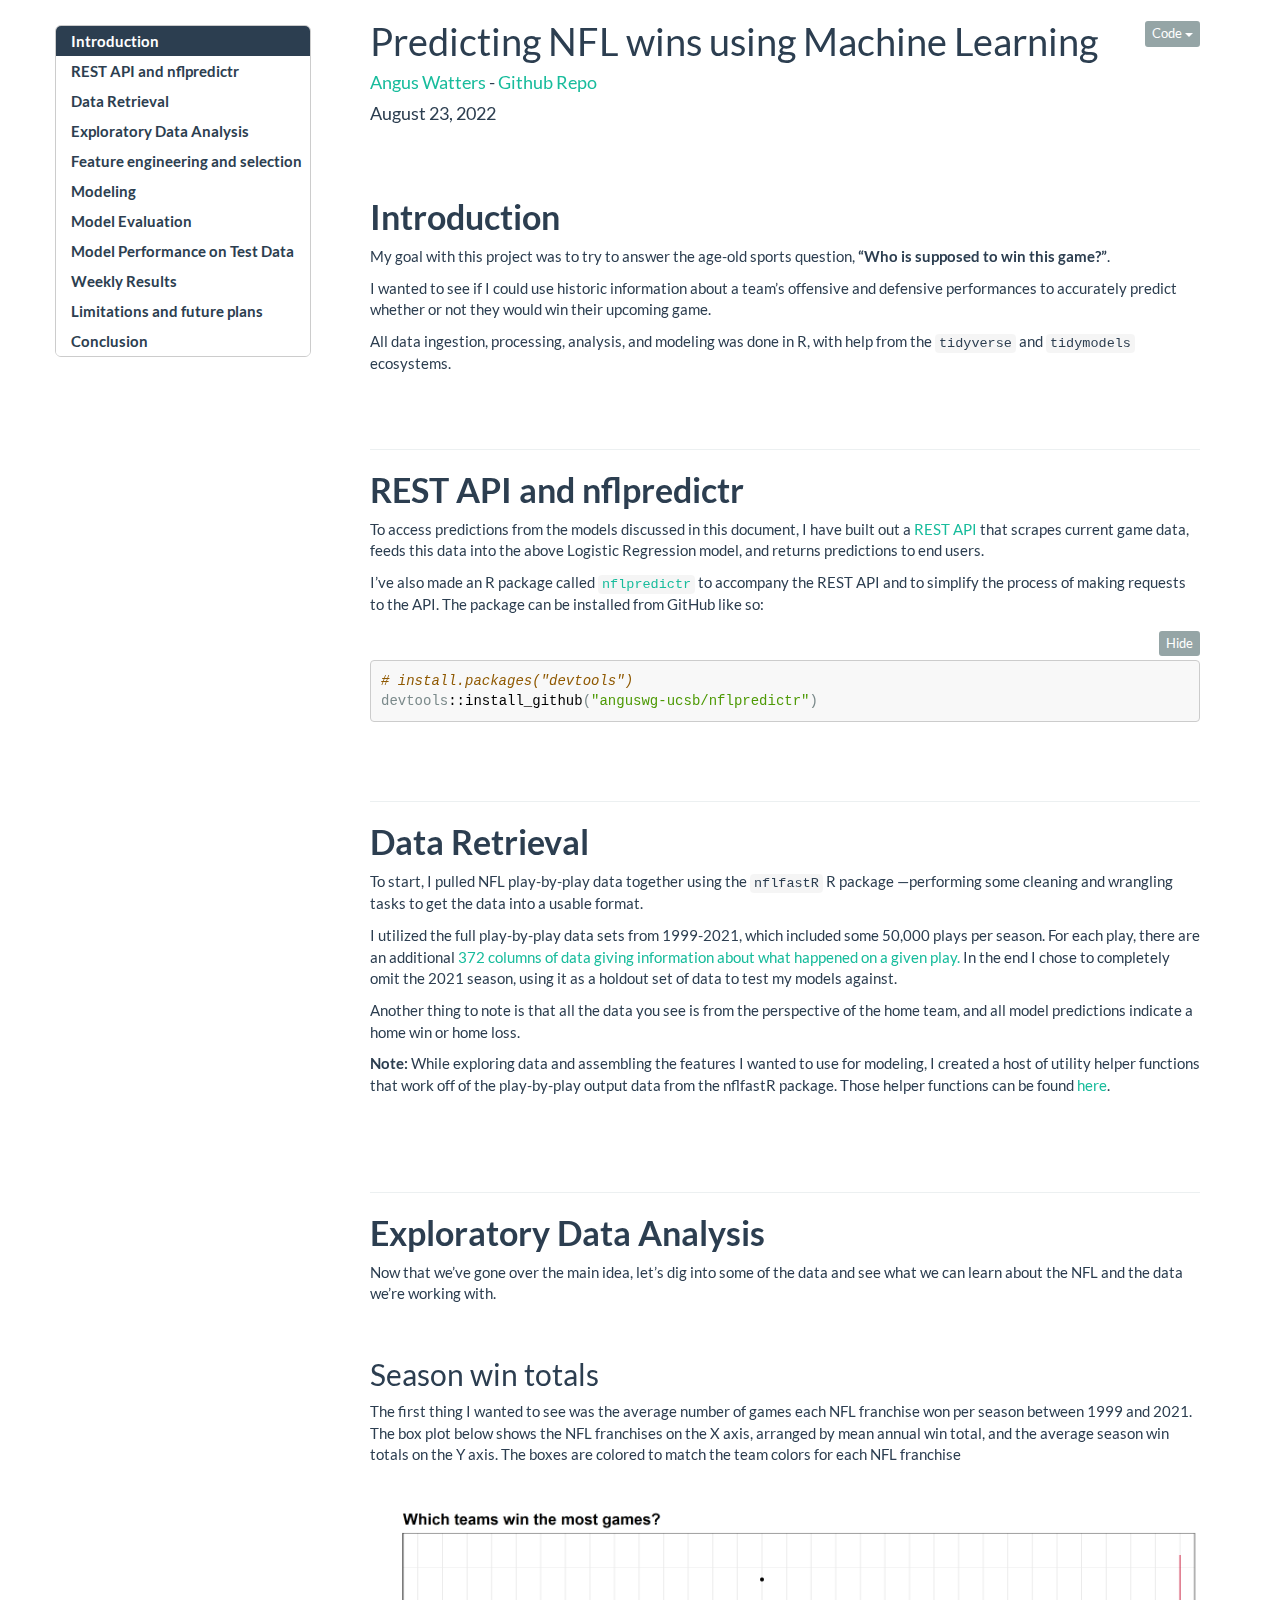
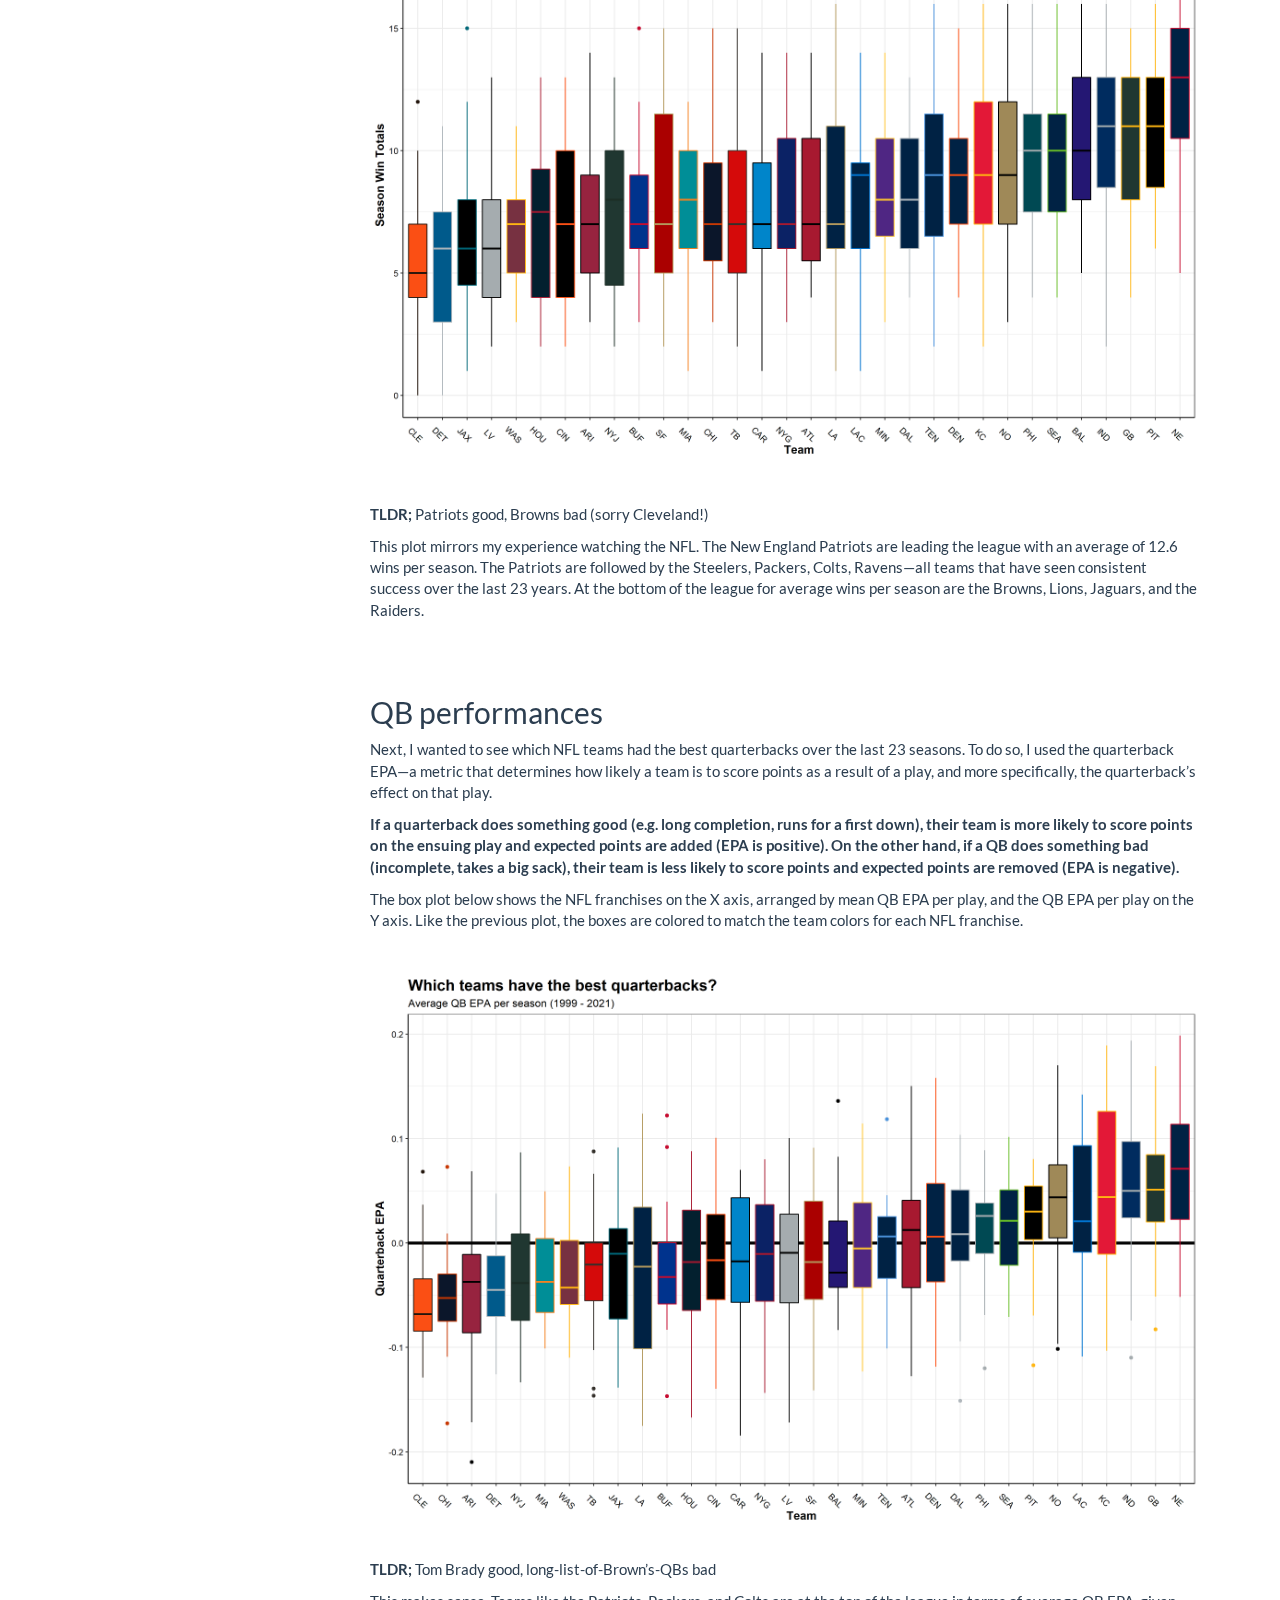
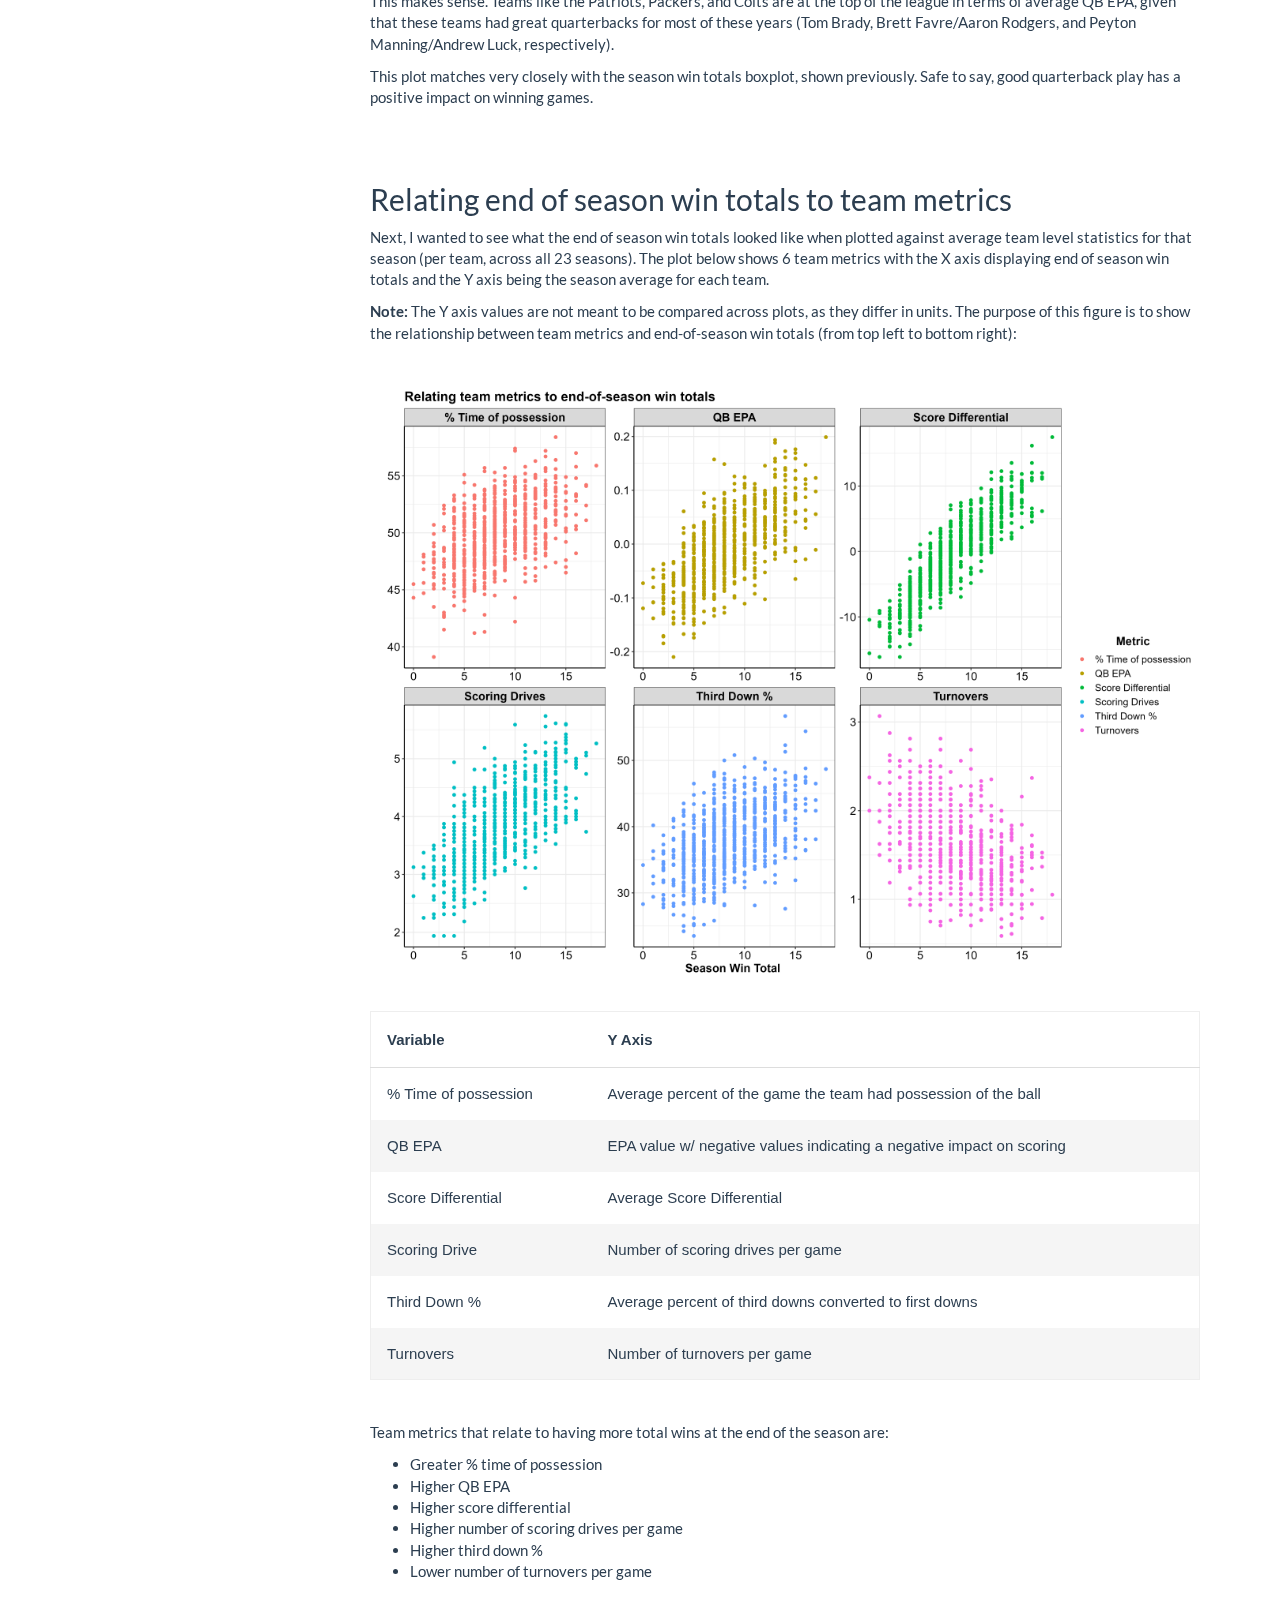
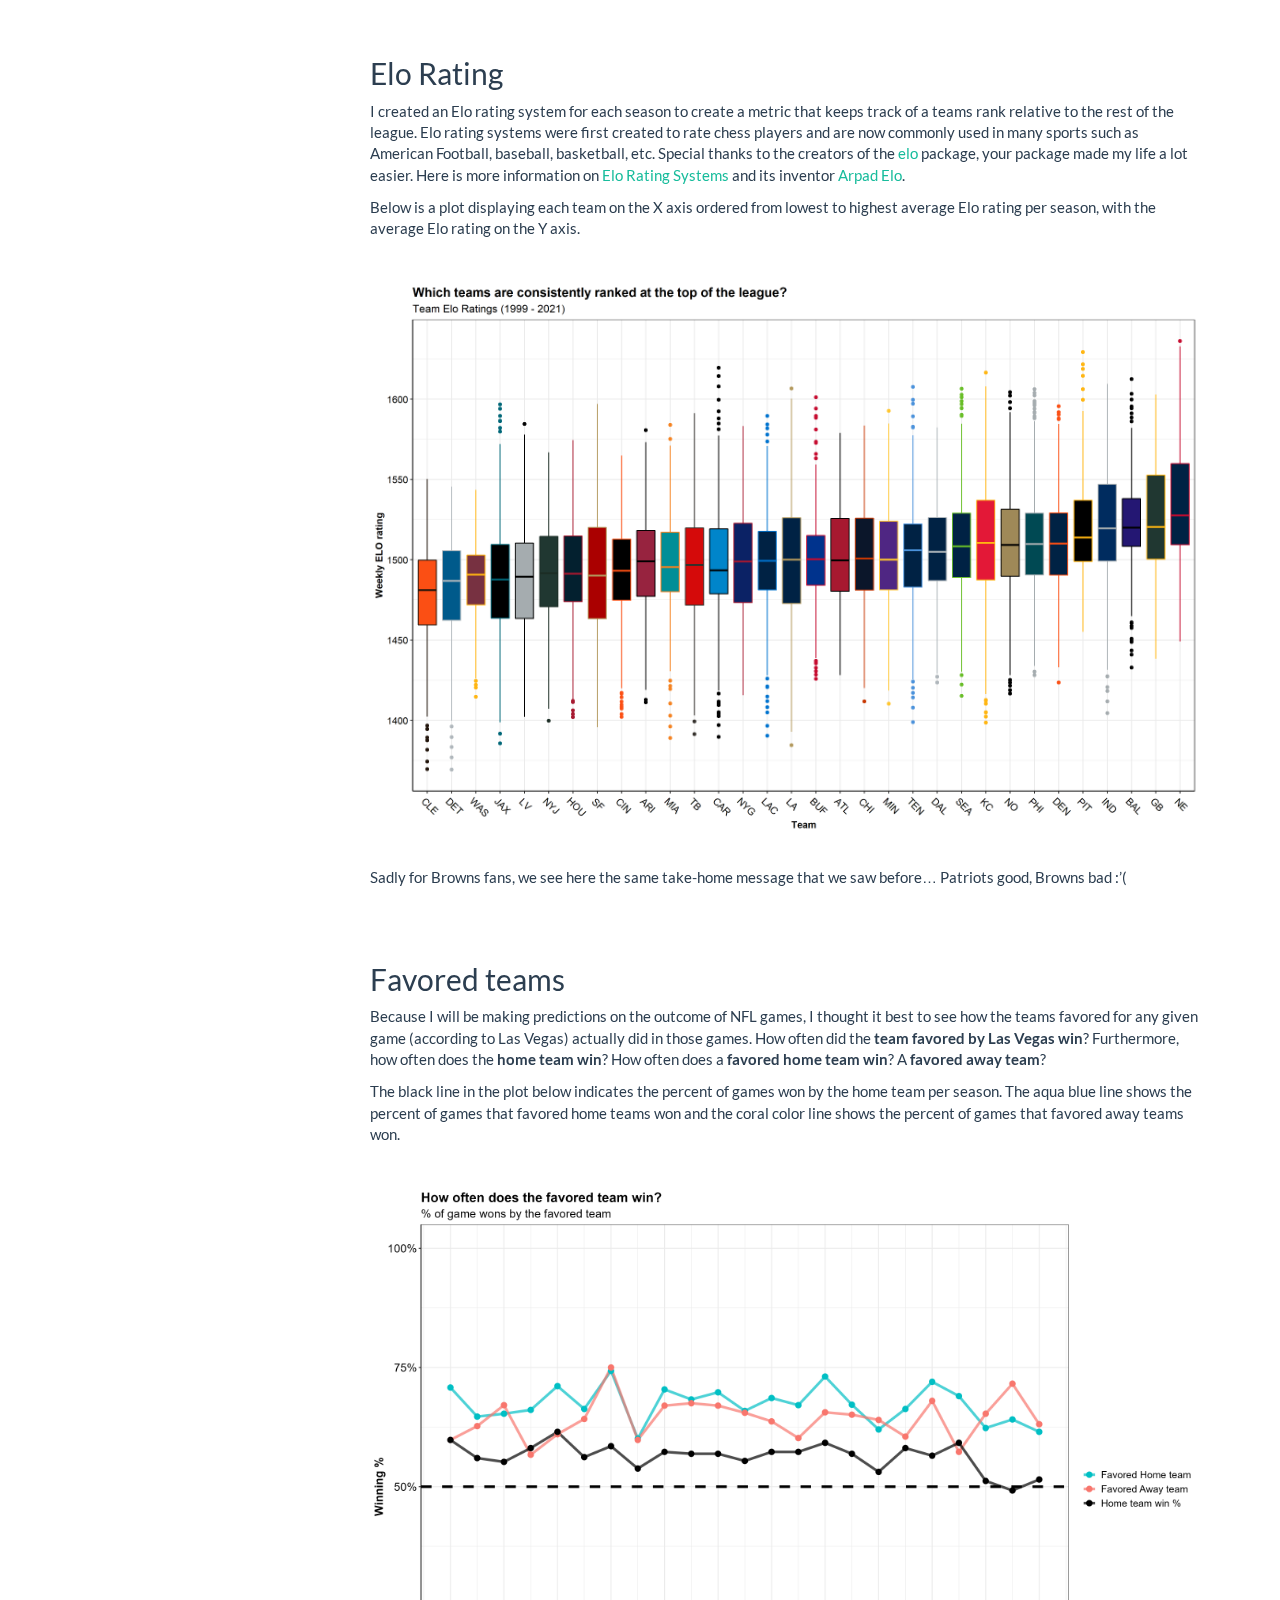
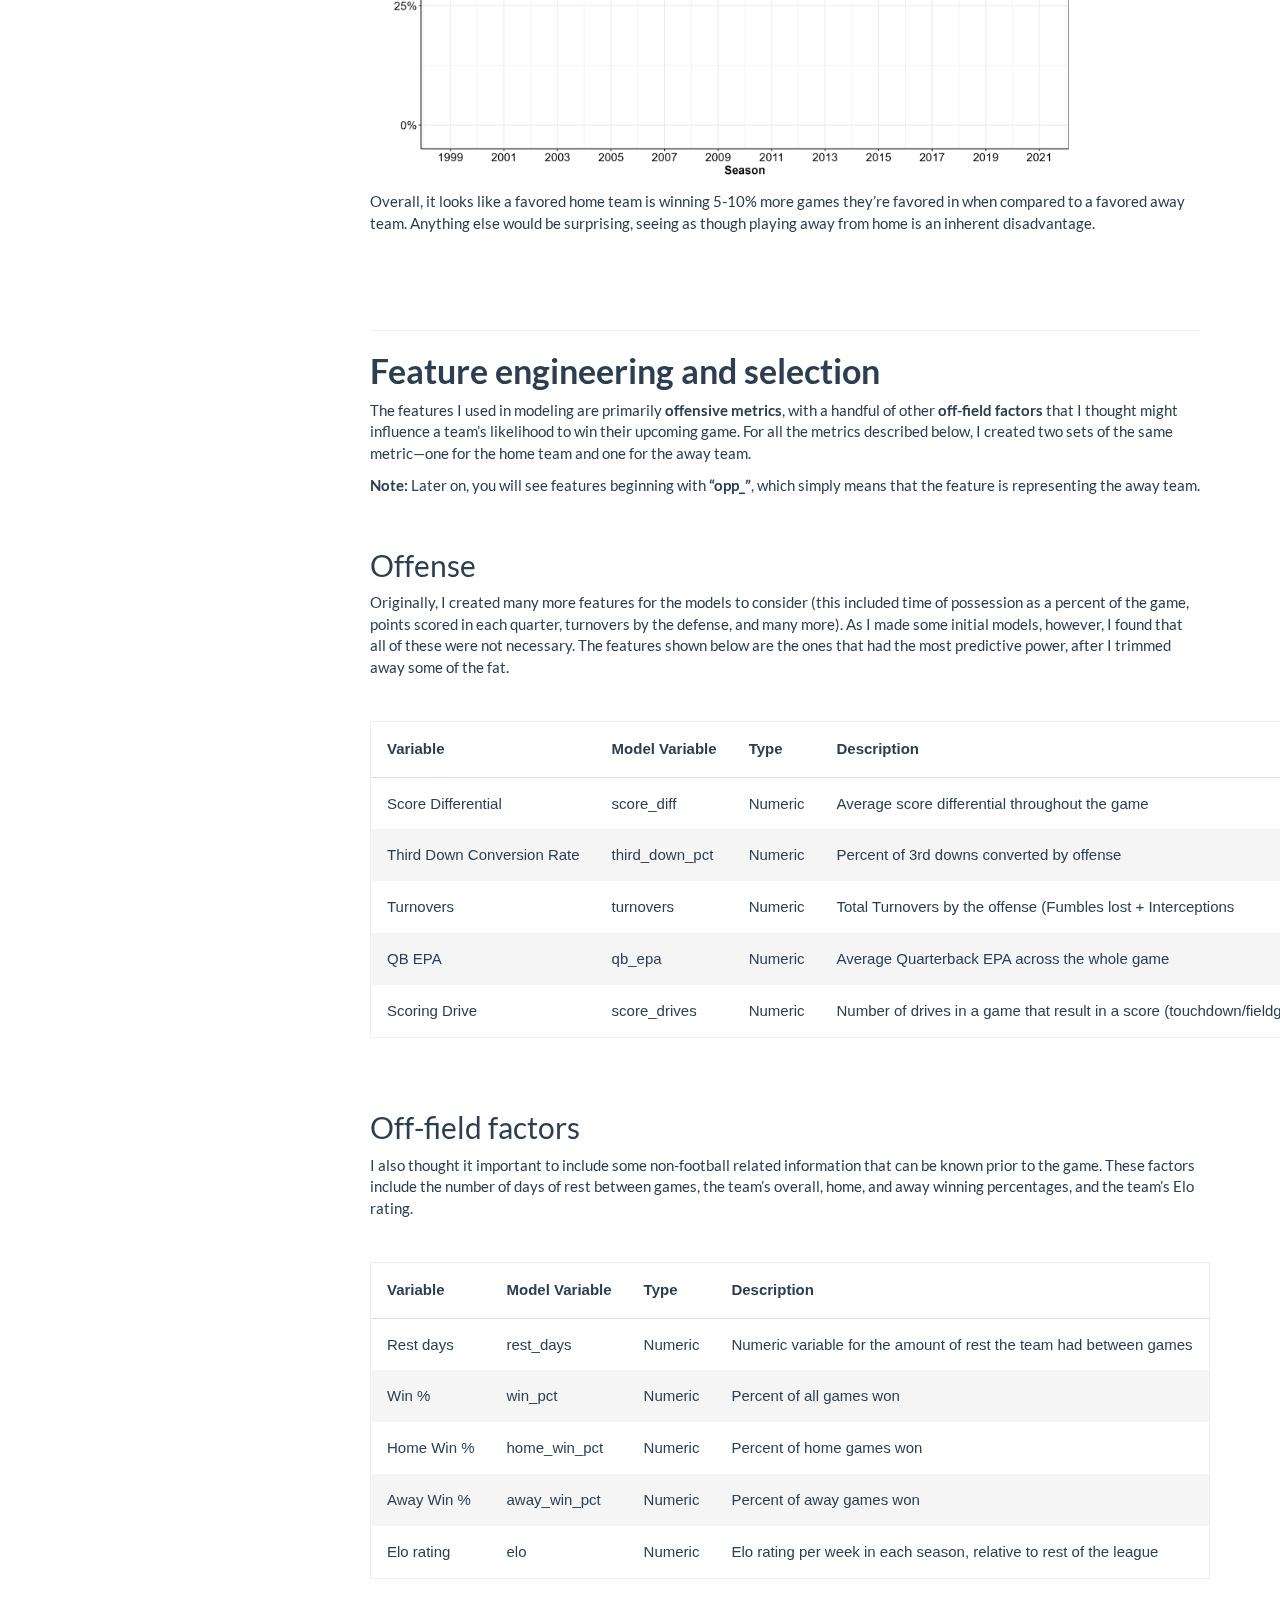
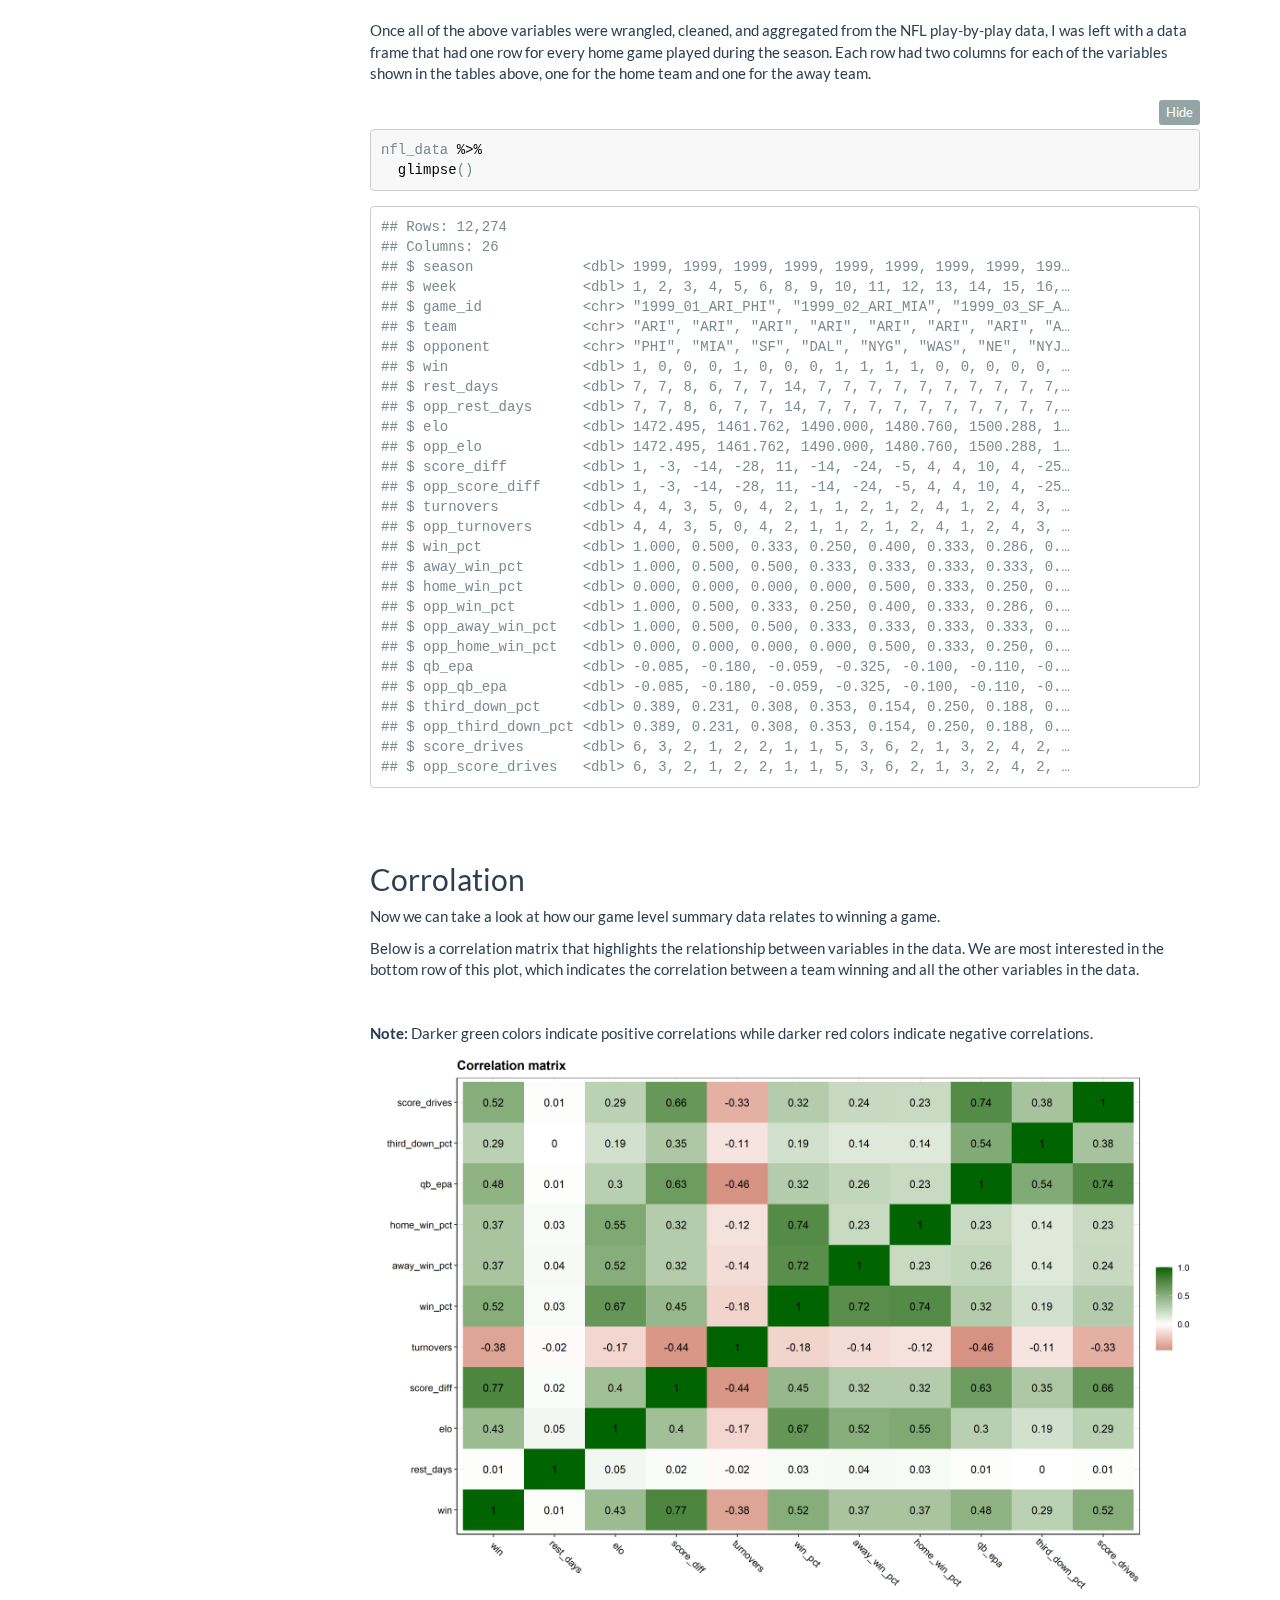
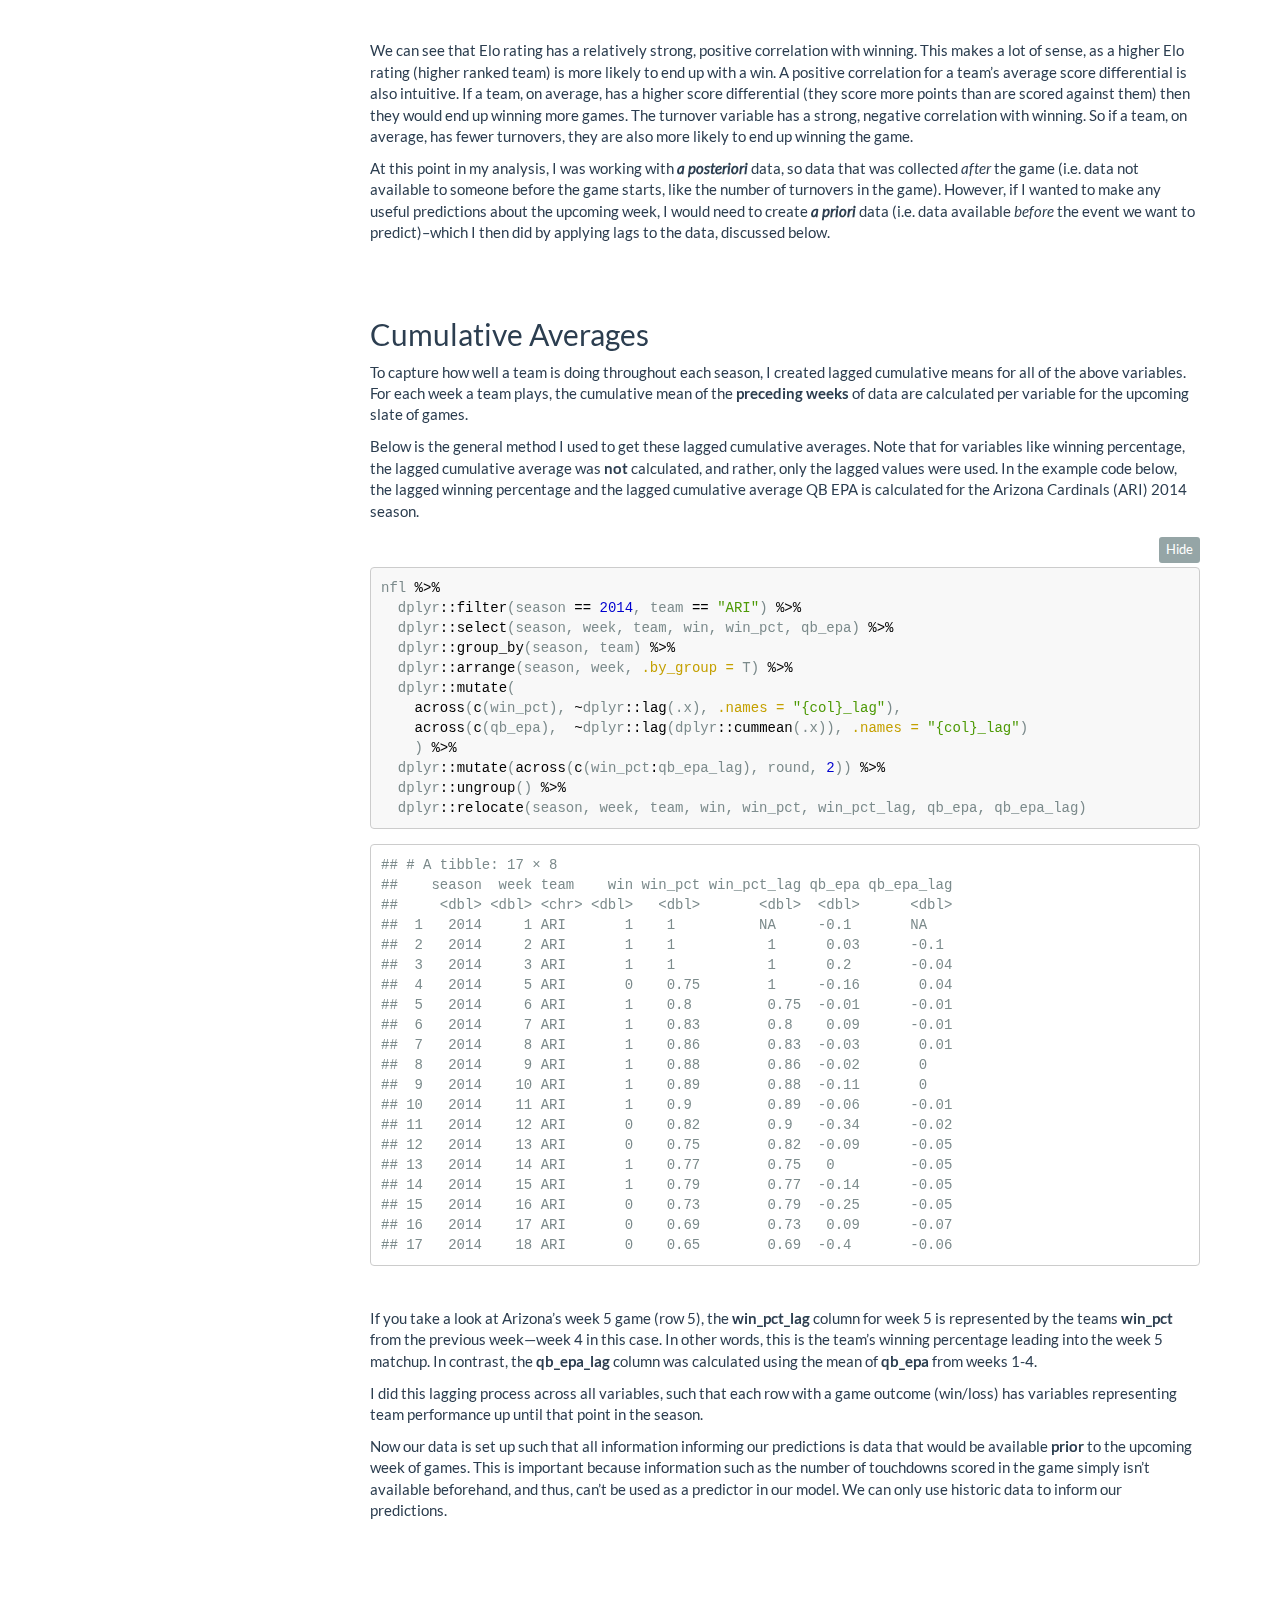
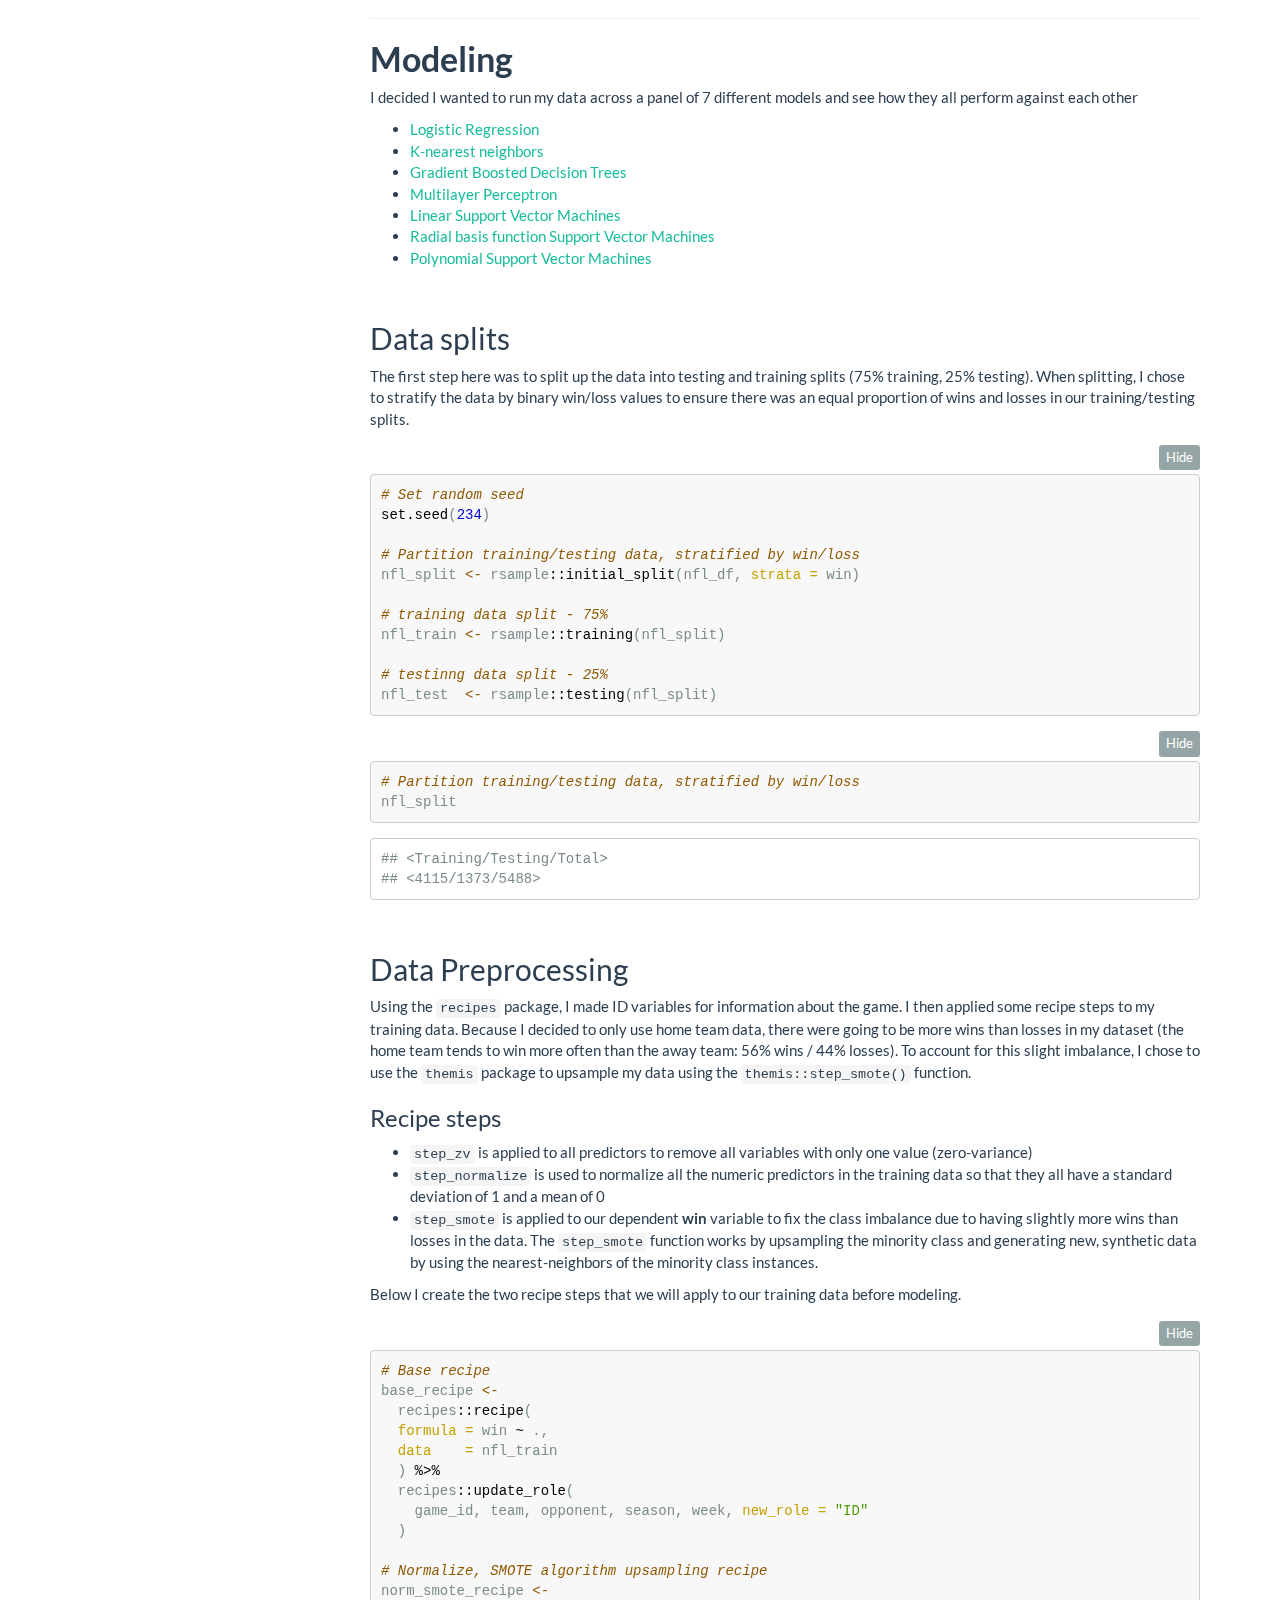
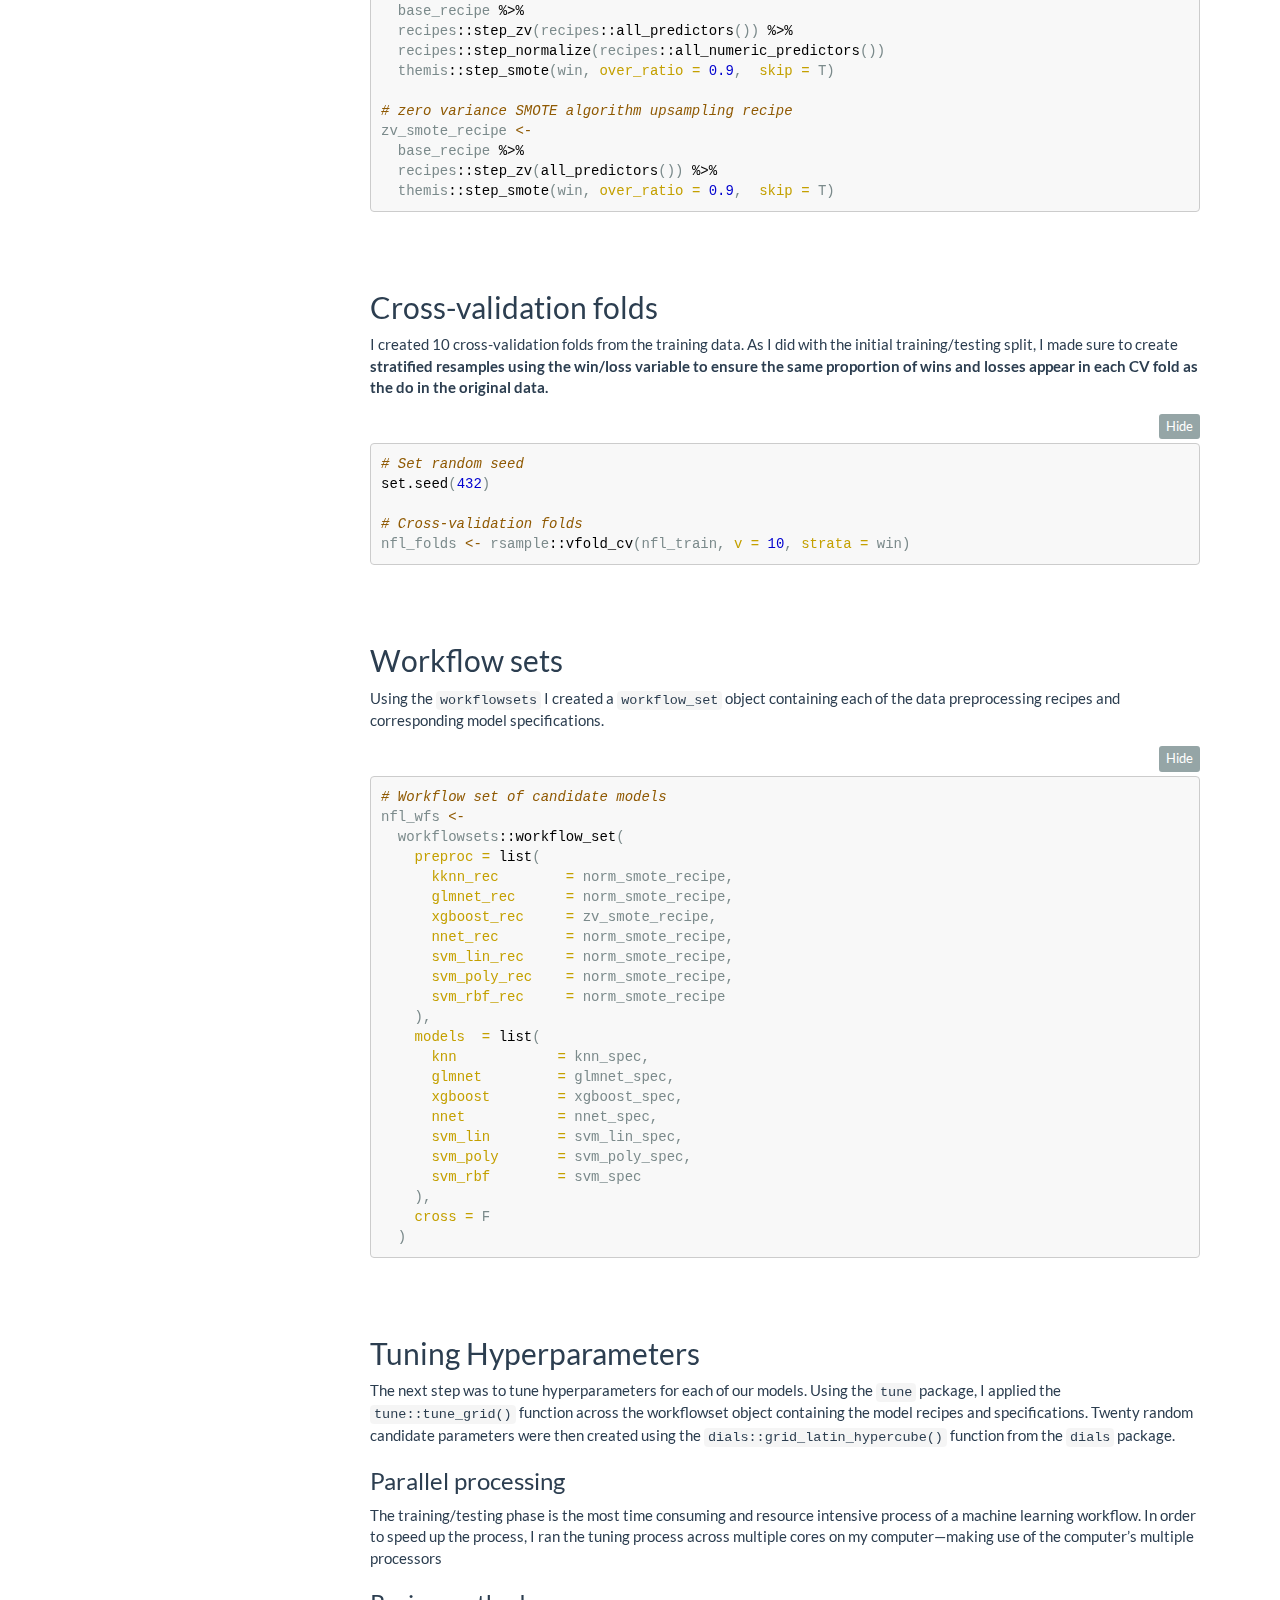
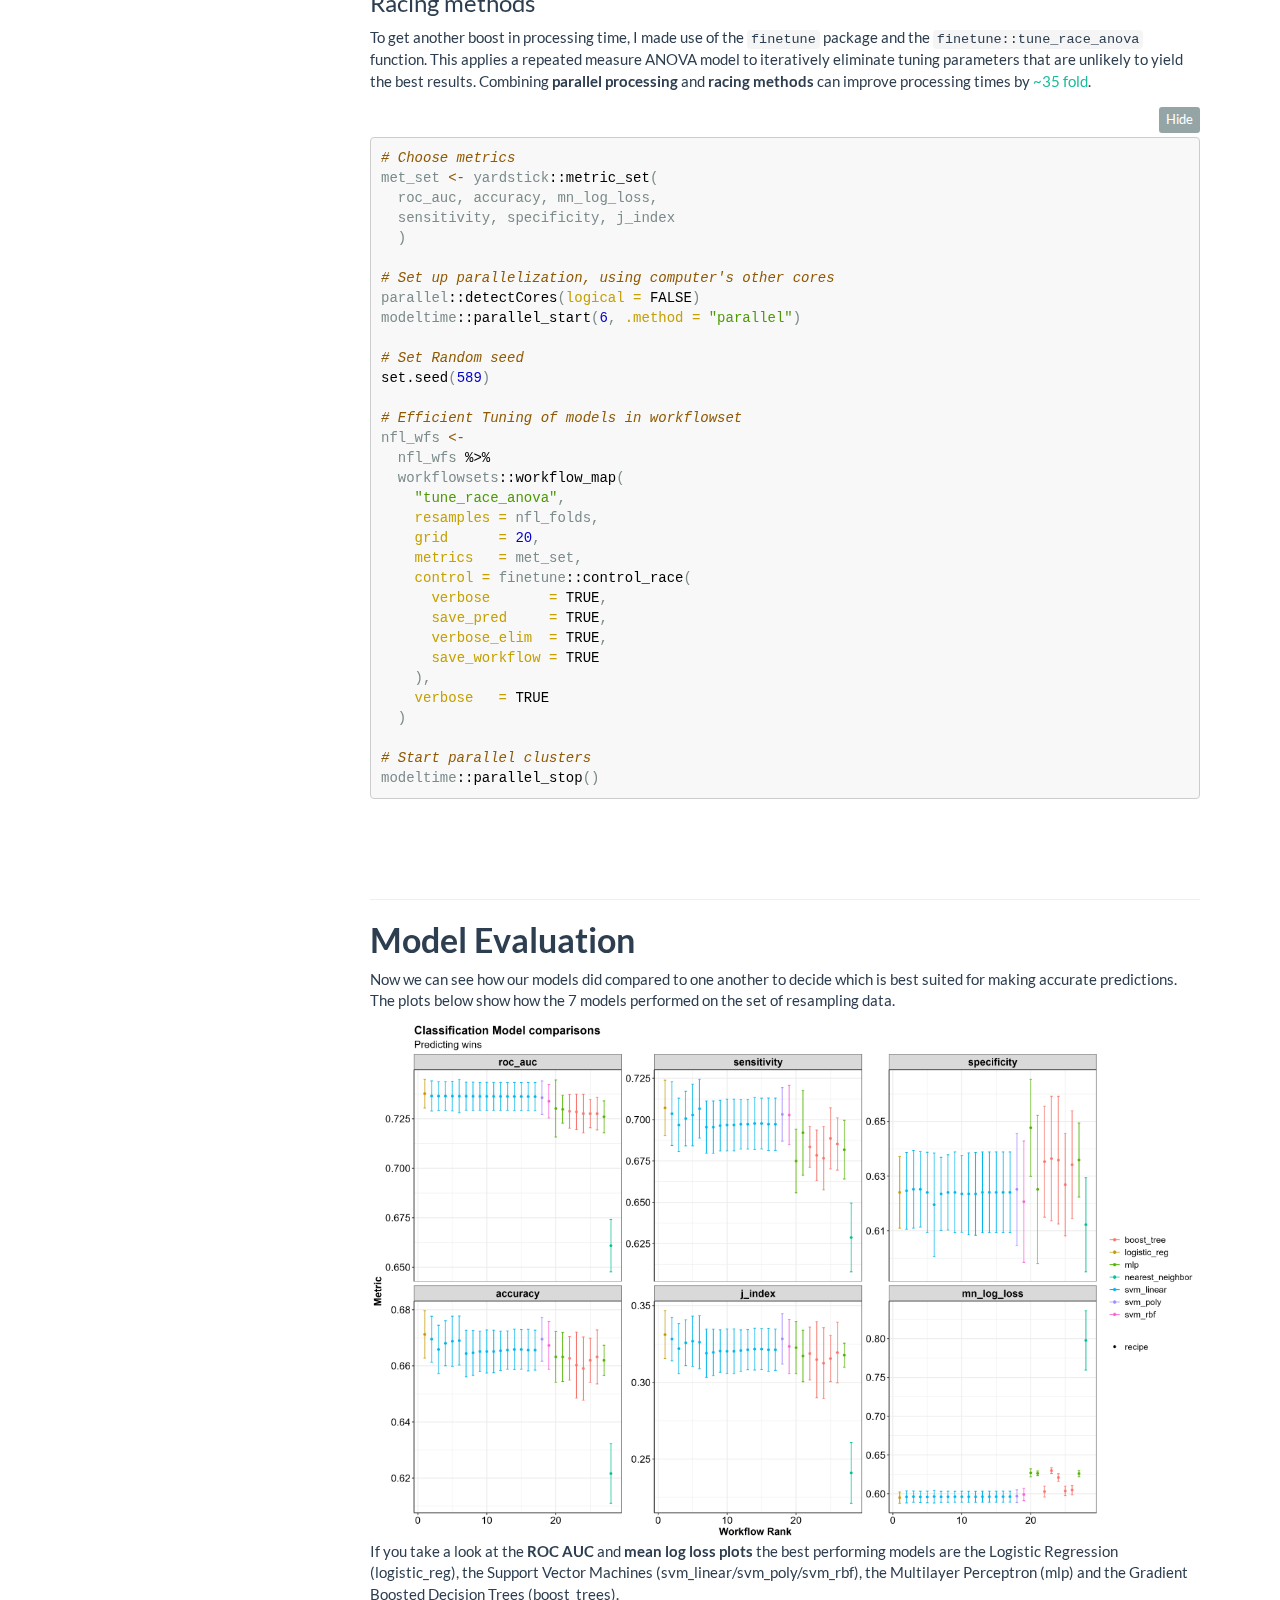
<file: index.html>
<!DOCTYPE html>

<html>

<head>

<meta charset="utf-8" />
<meta name="generator" content="pandoc" />
<meta http-equiv="X-UA-Compatible" content="IE=EDGE" />


<meta name="author" content="Angus Watters - Github Repo" />

<meta name="date" content="2022-08-23" />

<title>Predicting NFL wins using Machine Learning</title>

<script src="site_libs/header-attrs-2.14/header-attrs.js"></script>
<script src="site_libs/jquery-3.6.0/jquery-3.6.0.min.js"></script>
<meta name="viewport" content="width=device-width, initial-scale=1" />
<link href="site_libs/bootstrap-3.3.5/css/flatly.min.css" rel="stylesheet" />
<script src="site_libs/bootstrap-3.3.5/js/bootstrap.min.js"></script>
<script src="site_libs/bootstrap-3.3.5/shim/html5shiv.min.js"></script>
<script src="site_libs/bootstrap-3.3.5/shim/respond.min.js"></script>
<style>h1 {font-size: 34px;}
       h1.title {font-size: 38px;}
       h2 {font-size: 30px;}
       h3 {font-size: 24px;}
       h4 {font-size: 18px;}
       h5 {font-size: 16px;}
       h6 {font-size: 12px;}
       code {color: inherit; background-color: rgba(0, 0, 0, 0.04);}
       pre:not([class]) { background-color: white }</style>
<script src="site_libs/jqueryui-1.11.4/jquery-ui.min.js"></script>
<link href="site_libs/tocify-1.9.1/jquery.tocify.css" rel="stylesheet" />
<script src="site_libs/tocify-1.9.1/jquery.tocify.js"></script>
<script src="site_libs/navigation-1.1/tabsets.js"></script>
<script src="site_libs/navigation-1.1/codefolding.js"></script>
<script src="site_libs/kePrint-0.0.1/kePrint.js"></script>
<link href="site_libs/lightable-0.0.1/lightable.css" rel="stylesheet" />
<link href="site_libs/tabwid-1.0.0/tabwid.css" rel="stylesheet" />

<style type="text/css">
  code{white-space: pre-wrap;}
  span.smallcaps{font-variant: small-caps;}
  span.underline{text-decoration: underline;}
  div.column{display: inline-block; vertical-align: top; width: 50%;}
  div.hanging-indent{margin-left: 1.5em; text-indent: -1.5em;}
  ul.task-list{list-style: none;}
    </style>



<style type="text/css">
  code {
    white-space: pre;
  }
  .sourceCode {
    overflow: visible;
  }
</style>
<style type="text/css" data-origin="pandoc">
pre > code.sourceCode { white-space: pre; position: relative; }
pre > code.sourceCode > span { display: inline-block; line-height: 1.25; }
pre > code.sourceCode > span:empty { height: 1.2em; }
.sourceCode { overflow: visible; }
code.sourceCode > span { color: inherit; text-decoration: inherit; }
div.sourceCode { margin: 1em 0; }
pre.sourceCode { margin: 0; }
@media screen {
div.sourceCode { overflow: auto; }
}
@media print {
pre > code.sourceCode { white-space: pre-wrap; }
pre > code.sourceCode > span { text-indent: -5em; padding-left: 5em; }
}
pre.numberSource code
  { counter-reset: source-line 0; }
pre.numberSource code > span
  { position: relative; left: -4em; counter-increment: source-line; }
pre.numberSource code > span > a:first-child::before
  { content: counter(source-line);
    position: relative; left: -1em; text-align: right; vertical-align: baseline;
    border: none; display: inline-block;
    -webkit-touch-callout: none; -webkit-user-select: none;
    -khtml-user-select: none; -moz-user-select: none;
    -ms-user-select: none; user-select: none;
    padding: 0 4px; width: 4em;
    color: #aaaaaa;
  }
pre.numberSource { margin-left: 3em; border-left: 1px solid #aaaaaa;  padding-left: 4px; }
div.sourceCode
  {  background-color: #f8f8f8; }
@media screen {
pre > code.sourceCode > span > a:first-child::before { text-decoration: underline; }
}
code span.al { color: #ef2929; } /* Alert */
code span.an { color: #8f5902; font-weight: bold; font-style: italic; } /* Annotation */
code span.at { color: #c4a000; } /* Attribute */
code span.bn { color: #0000cf; } /* BaseN */
code span.cf { color: #204a87; font-weight: bold; } /* ControlFlow */
code span.ch { color: #4e9a06; } /* Char */
code span.cn { color: #000000; } /* Constant */
code span.co { color: #8f5902; font-style: italic; } /* Comment */
code span.cv { color: #8f5902; font-weight: bold; font-style: italic; } /* CommentVar */
code span.do { color: #8f5902; font-weight: bold; font-style: italic; } /* Documentation */
code span.dt { color: #204a87; } /* DataType */
code span.dv { color: #0000cf; } /* DecVal */
code span.er { color: #a40000; font-weight: bold; } /* Error */
code span.ex { } /* Extension */
code span.fl { color: #0000cf; } /* Float */
code span.fu { color: #000000; } /* Function */
code span.im { } /* Import */
code span.in { color: #8f5902; font-weight: bold; font-style: italic; } /* Information */
code span.kw { color: #204a87; font-weight: bold; } /* Keyword */
code span.op { color: #ce5c00; font-weight: bold; } /* Operator */
code span.ot { color: #8f5902; } /* Other */
code span.pp { color: #8f5902; font-style: italic; } /* Preprocessor */
code span.sc { color: #000000; } /* SpecialChar */
code span.ss { color: #4e9a06; } /* SpecialString */
code span.st { color: #4e9a06; } /* String */
code span.va { color: #000000; } /* Variable */
code span.vs { color: #4e9a06; } /* VerbatimString */
code span.wa { color: #8f5902; font-weight: bold; font-style: italic; } /* Warning */

.sourceCode .row {
  width: 100%;
}
.sourceCode {
  overflow-x: auto;
}
.code-folding-btn {
  margin-right: -30px;
}
</style>
<script>
// apply pandoc div.sourceCode style to pre.sourceCode instead
(function() {
  var sheets = document.styleSheets;
  for (var i = 0; i < sheets.length; i++) {
    if (sheets[i].ownerNode.dataset["origin"] !== "pandoc") continue;
    try { var rules = sheets[i].cssRules; } catch (e) { continue; }
    for (var j = 0; j < rules.length; j++) {
      var rule = rules[j];
      // check if there is a div.sourceCode rule
      if (rule.type !== rule.STYLE_RULE || rule.selectorText !== "div.sourceCode") continue;
      var style = rule.style.cssText;
      // check if color or background-color is set
      if (rule.style.color === '' && rule.style.backgroundColor === '') continue;
      // replace div.sourceCode by a pre.sourceCode rule
      sheets[i].deleteRule(j);
      sheets[i].insertRule('pre.sourceCode{' + style + '}', j);
    }
  }
})();
</script>




<link rel="stylesheet" href="custom.css" type="text/css" />



<style type = "text/css">
.main-container {
  max-width: 940px;
  margin-left: auto;
  margin-right: auto;
}
img {
  max-width:100%;
}
.tabbed-pane {
  padding-top: 12px;
}
.html-widget {
  margin-bottom: 20px;
}
button.code-folding-btn:focus {
  outline: none;
}
summary {
  display: list-item;
}
details > summary > p:only-child {
  display: inline;
}
pre code {
  padding: 0;
}
</style>



<!-- tabsets -->

<style type="text/css">
.tabset-dropdown > .nav-tabs {
  display: inline-table;
  max-height: 500px;
  min-height: 44px;
  overflow-y: auto;
  border: 1px solid #ddd;
  border-radius: 4px;
}

.tabset-dropdown > .nav-tabs > li.active:before {
  content: "";
  font-family: 'Glyphicons Halflings';
  display: inline-block;
  padding: 10px;
  border-right: 1px solid #ddd;
}

.tabset-dropdown > .nav-tabs.nav-tabs-open > li.active:before {
  content: "&#xe258;";
  border: none;
}

.tabset-dropdown > .nav-tabs.nav-tabs-open:before {
  content: "";
  font-family: 'Glyphicons Halflings';
  display: inline-block;
  padding: 10px;
  border-right: 1px solid #ddd;
}

.tabset-dropdown > .nav-tabs > li.active {
  display: block;
}

.tabset-dropdown > .nav-tabs > li > a,
.tabset-dropdown > .nav-tabs > li > a:focus,
.tabset-dropdown > .nav-tabs > li > a:hover {
  border: none;
  display: inline-block;
  border-radius: 4px;
  background-color: transparent;
}

.tabset-dropdown > .nav-tabs.nav-tabs-open > li {
  display: block;
  float: none;
}

.tabset-dropdown > .nav-tabs > li {
  display: none;
}
</style>

<!-- code folding -->
<style type="text/css">
.code-folding-btn { margin-bottom: 4px; }
</style>



<style type="text/css">

#TOC {
  margin: 25px 0px 20px 0px;
}
@media (max-width: 768px) {
#TOC {
  position: relative;
  width: 100%;
}
}

@media print {
.toc-content {
  /* see https://github.com/w3c/csswg-drafts/issues/4434 */
  float: right;
}
}

.toc-content {
  padding-left: 30px;
  padding-right: 40px;
}

div.main-container {
  max-width: 1200px;
}

div.tocify {
  width: 20%;
  max-width: 260px;
  max-height: 85%;
}

@media (min-width: 768px) and (max-width: 991px) {
  div.tocify {
    width: 25%;
  }
}

@media (max-width: 767px) {
  div.tocify {
    width: 100%;
    max-width: none;
  }
}

.tocify ul, .tocify li {
  line-height: 20px;
}

.tocify-subheader .tocify-item {
  font-size: 0.90em;
}

.tocify .list-group-item {
  border-radius: 0px;
}


</style>



</head>

<body>


<div class="container-fluid main-container">


<!-- setup 3col/9col grid for toc_float and main content  -->
<div class="row">
<div class="col-xs-12 col-sm-4 col-md-3">
<div id="TOC" class="tocify">
</div>
</div>

<div class="toc-content col-xs-12 col-sm-8 col-md-9">




<div id="header">

<div class="btn-group pull-right float-right">
<button type="button" class="btn btn-default btn-xs btn-secondary btn-sm dropdown-toggle" data-toggle="dropdown" data-bs-toggle="dropdown" aria-haspopup="true" aria-expanded="false"><span>Code</span> <span class="caret"></span></button>
<ul class="dropdown-menu dropdown-menu-right" style="min-width: 50px;">
<li><a id="rmd-show-all-code" href="#">Show All Code</a></li>
<li><a id="rmd-hide-all-code" href="#">Hide All Code</a></li>
</ul>
</div>



<h1 class="title toc-ignore">Predicting NFL wins using Machine
Learning</h1>
<h4 class="author"><a href="https://github.com/anguswg-ucsb">Angus
Watters</a> - <a href="https://github.com/anguswg-ucsb/nfl_wins">Github
Repo</a></h4>
<h4 class="date">August 23, 2022</h4>

</div>


<p><br> <br></p>
<div id="introduction" class="section level1">
<h1><strong>Introduction</strong></h1>
<p>My goal with this project was to try to answer the age-old sports
question, <strong>“Who is supposed to win this game?”</strong>.</p>
<p>I wanted to see if I could use historic information about a team’s
offensive and defensive performances to accurately predict whether or
not they would win their upcoming game.</p>
<p>All data ingestion, processing, analysis, and modeling was done in R,
with help from the <code>tidyverse</code> and <code>tidymodels</code>
ecosystems.</p>
<p><br> <br></p>
<hr />
</div>
<div id="rest-api-and-nflpredictr" class="section level1">
<h1><strong>REST API and nflpredictr</strong></h1>
<p>To access predictions from the models discussed in this document, I
have built out a <a href="http://68.183.25.9:8000/__docs__/">REST
API</a> that scrapes current game data, feeds this data into the above
Logistic Regression model, and returns predictions to end users.</p>
<p>I’ve also made an R package called <a
href="https://github.com/anguswg-ucsb/nflpredictr"><code>nflpredictr</code></a>
to accompany the REST API and to simplify the process of making requests
to the API. The package can be installed from GitHub like so:</p>
<div class="sourceCode" id="cb1"><pre class="sourceCode r"><code class="sourceCode r"><span id="cb1-1"><a href="#cb1-1" aria-hidden="true" tabindex="-1"></a><span class="co"># install.packages(&quot;devtools&quot;)</span></span>
<span id="cb1-2"><a href="#cb1-2" aria-hidden="true" tabindex="-1"></a>devtools<span class="sc">::</span><span class="fu">install_github</span>(<span class="st">&quot;anguswg-ucsb/nflpredictr&quot;</span>)</span></code></pre></div>
<p><br> <br></p>
<hr />
</div>
<div id="data-retrieval" class="section level1">
<h1><strong>Data Retrieval</strong></h1>
<p>To start, I pulled NFL play-by-play data together using the
<code>nflfastR</code> R package —performing some cleaning and wrangling
tasks to get the data into a usable format.</p>
<p>I utilized the full play-by-play data sets from 1999-2021, which
included some 50,000 plays per season. For each play, there are an
additional <a
href="https://www.nflfastR.com/articles/field_descriptions.html">372
columns of data giving information about what happened on a given
play.</a> In the end I chose to completely omit the 2021 season, using
it as a holdout set of data to test my models against.</p>
<p>Another thing to note is that all the data you see is from the
perspective of the home team, and all model predictions indicate a home
win or home loss.</p>
<p><strong>Note:</strong> While exploring data and assembling the
features I wanted to use for modeling, I created a host of utility
helper functions that work off of the play-by-play output data from the
nflfastR package. Those helper functions can be found <a
href="https://github.com/anguswg-ucsb/nfl_wins/blob/main/utils/utils.R">here</a>.</p>
<p><br> <br> <br></p>
<hr />
</div>
<div id="exploratory-data-analysis" class="section level1">
<h1><strong>Exploratory Data Analysis</strong></h1>
<p>Now that we’ve gone over the main idea, let’s dig into some of the
data and see what we can learn about the NFL and the data we’re working
with.</p>
<p><br></p>
<div id="season-win-totals" class="section level2">
<h2>Season win totals</h2>
<p>The first thing I wanted to see was the average number of games each
NFL franchise won per season between 1999 and 2021. The box plot below
shows the NFL franchises on the X axis, arranged by mean annual win
total, and the average season win totals on the Y axis. The boxes are
colored to match the team colors for each NFL franchise</p>
<p><br></p>
<center>
<p><img src="img/team_win_totals.png" /></p>
</center>
<p><br></p>
<p><strong>TLDR;</strong> Patriots good, Browns bad (sorry
Cleveland!)</p>
<p>This plot mirrors my experience watching the NFL. The New England
Patriots are leading the league with an average of 12.6 wins per season.
The Patriots are followed by the Steelers, Packers, Colts, Ravens—all
teams that have seen consistent success over the last 23 years. At the
bottom of the league for average wins per season are the Browns, Lions,
Jaguars, and the Raiders.</p>
<p><br> <br></p>
</div>
<div id="qb-performances" class="section level2">
<h2>QB performances</h2>
<p>Next, I wanted to see which NFL teams had the best quarterbacks over
the last 23 seasons. To do so, I used the quarterback EPA—a metric that
determines how likely a team is to score points as a result of a play,
and more specifically, the quarterback’s effect on that play.</p>
<p><strong>If a quarterback does something good (e.g. long completion,
runs for a first down), their team is more likely to score points on the
ensuing play and expected points are added (EPA is positive). On the
other hand, if a QB does something bad (incomplete, takes a big sack),
their team is less likely to score points and expected points are
removed (EPA is negative).</strong></p>
<p>The box plot below shows the NFL franchises on the X axis, arranged
by mean QB EPA per play, and the QB EPA per play on the Y axis. Like the
previous plot, the boxes are colored to match the team colors for each
NFL franchise.</p>
<p><br></p>
<center>
<img src="img/qb_epa.png" />
</center>
<p><br></p>
<p><strong>TLDR;</strong> Tom Brady good, long-list-of-Brown’s-QBs
bad</p>
<p>This makes sense. Teams like the Patriots, Packers, and Colts are at
the top of the league in terms of average QB EPA, given that these teams
had great quarterbacks for most of these years (Tom Brady, Brett
Favre/Aaron Rodgers, and Peyton Manning/Andrew Luck, respectively).</p>
<p>This plot matches very closely with the season win totals boxplot,
shown previously. Safe to say, good quarterback play has a positive
impact on winning games.</p>
<p><br> <br></p>
</div>
<div id="relating-end-of-season-win-totals-to-team-metrics"
class="section level2">
<h2>Relating end of season win totals to team metrics</h2>
<p>Next, I wanted to see what the end of season win totals looked like
when plotted against average team level statistics for that season (per
team, across all 23 seasons). The plot below shows 6 team metrics with
the X axis displaying end of season win totals and the Y axis being the
season average for each team.</p>
<p><strong>Note:</strong> The Y axis values are not meant to be compared
across plots, as they differ in units. The purpose of this figure is to
show the relationship between team metrics and end-of-season win totals
(from top left to bottom right):</p>
<p><br></p>
<center>
<img src="img/team_metrics_wins.png" />
</center>
<p><br></p>
<table class=" lightable-material lightable-striped lightable-hover" style="font-family: &quot;Source Sans Pro&quot;, helvetica, sans-serif; margin-left: auto; margin-right: auto;">
<thead>
<tr>
<th style="text-align:left;">
Variable
</th>
<th style="text-align:left;">
Y Axis
</th>
</tr>
</thead>
<tbody>
<tr>
<td style="text-align:left;">
% Time of possession
</td>
<td style="text-align:left;">
Average percent of the game the team had possession of the ball
</td>
</tr>
<tr>
<td style="text-align:left;">
QB EPA
</td>
<td style="text-align:left;">
EPA value w/ negative values indicating a negative impact on scoring
</td>
</tr>
<tr>
<td style="text-align:left;">
Score Differential
</td>
<td style="text-align:left;">
Average Score Differential
</td>
</tr>
<tr>
<td style="text-align:left;">
Scoring Drive
</td>
<td style="text-align:left;">
Number of scoring drives per game
</td>
</tr>
<tr>
<td style="text-align:left;">
Third Down %
</td>
<td style="text-align:left;">
Average percent of third downs converted to first downs
</td>
</tr>
<tr>
<td style="text-align:left;">
Turnovers
</td>
<td style="text-align:left;">
Number of turnovers per game
</td>
</tr>
</tbody>
</table>
<p><br></p>
<p>Team metrics that relate to having more total wins at the end of the
season are:</p>
<ul>
<li>Greater % time of possession</li>
<li>Higher QB EPA</li>
<li>Higher score differential</li>
<li>Higher number of scoring drives per game</li>
<li>Higher third down %</li>
<li>Lower number of turnovers per game</li>
</ul>
<p><br> <br></p>
</div>
<div id="elo-rating" class="section level2">
<h2>Elo Rating</h2>
<p>I created an Elo rating system for each season to create a metric
that keeps track of a teams rank relative to the rest of the league. Elo
rating systems were first created to rate chess players and are now
commonly used in many sports such as American Football, baseball,
basketball, etc. Special thanks to the creators of the <a
href="https://eheinzen.github.io/elo/">elo</a> package, your package
made my life a lot easier. Here is more information on <a
href="https://en.wikipedia.org/wiki/Elo_rating_system">Elo Rating
Systems</a> and its inventor <a
href="https://en.wikipedia.org/wiki/Arpad_Elo">Arpad Elo</a>.</p>
<p>Below is a plot displaying each team on the X axis ordered from
lowest to highest average Elo rating per season, with the average Elo
rating on the Y axis.</p>
<p><br></p>
<center>
<img src="img/team_elo_ratings.png" />
</center>
<p><br></p>
<p>Sadly for Browns fans, we see here the same take-home message that we
saw before… Patriots good, Browns bad :’(</p>
<p><br> <br></p>
</div>
<div id="favored-teams" class="section level2">
<h2>Favored teams</h2>
<p>Because I will be making predictions on the outcome of NFL games, I
thought it best to see how the teams favored for any given game
(according to Las Vegas) actually did in those games. How often did the
<strong>team favored by Las Vegas win</strong>? Furthermore, how often
does the <strong>home team win</strong>? How often does a
<strong>favored home team win</strong>? A <strong>favored away
team</strong>?</p>
<p>The black line in the plot below indicates the percent of games won
by the home team per season. The aqua blue line shows the percent of
games that favored home teams won and the coral color line shows the
percent of games that favored away teams won.</p>
<p><br></p>
<center>
<p><img src="img/home_favorite_win_pct2.png" /></p>
</center

<br>
<p>Overall, it looks like a favored home team is winning 5-10% more
games they’re favored in when compared to a favored away team. Anything
else would be surprising, seeing as though playing away from home is an
inherent disadvantage.</p>
<p><br> <br> <br></p>
<hr />
</div>
</div>
<div id="feature-engineering-and-selection" class="section level1">
<h1><strong>Feature engineering and selection</strong></h1>
<p>The features I used in modeling are primarily <strong>offensive
metrics</strong>, with a handful of other <strong>off-field
factors</strong> that I thought might influence a team’s likelihood to
win their upcoming game. For all the metrics described below, I created
two sets of the same metric—one for the home team and one for the away
team.</p>
<p><strong>Note:</strong> Later on, you will see features beginning with
<strong>“opp_”</strong>, which simply means that the feature is
representing the away team.</p>
<p><br></p>
<div id="offense" class="section level2">
<h2>Offense</h2>
<p>Originally, I created many more features for the models to consider
(this included time of possession as a percent of the game, points
scored in each quarter, turnovers by the defense, and many more). As I
made some initial models, however, I found that all of these were not
necessary. The features shown below are the ones that had the most
predictive power, after I trimmed away some of the fat.</p>
<p><br></p>
<table class=" lightable-material lightable-striped lightable-hover" style="font-family: &quot;Source Sans Pro&quot;, helvetica, sans-serif; margin-left: auto; margin-right: auto;">
<thead>
<tr>
<th style="text-align:left;">
Variable
</th>
<th style="text-align:left;">
Model Variable
</th>
<th style="text-align:left;">
Type
</th>
<th style="text-align:left;">
Description
</th>
</tr>
</thead>
<tbody>
<tr>
<td style="text-align:left;">
Score Differential
</td>
<td style="text-align:left;">
score_diff
</td>
<td style="text-align:left;">
Numeric
</td>
<td style="text-align:left;">
Average score differential throughout the game
</td>
</tr>
<tr>
<td style="text-align:left;">
Third Down Conversion Rate
</td>
<td style="text-align:left;">
third_down_pct
</td>
<td style="text-align:left;">
Numeric
</td>
<td style="text-align:left;">
Percent of 3rd downs converted by offense
</td>
</tr>
<tr>
<td style="text-align:left;">
Turnovers
</td>
<td style="text-align:left;">
turnovers
</td>
<td style="text-align:left;">
Numeric
</td>
<td style="text-align:left;">
Total Turnovers by the offense (Fumbles lost + Interceptions
</td>
</tr>
<tr>
<td style="text-align:left;">
QB EPA
</td>
<td style="text-align:left;">
qb_epa
</td>
<td style="text-align:left;">
Numeric
</td>
<td style="text-align:left;">
Average Quarterback EPA across the whole game
</td>
</tr>
<tr>
<td style="text-align:left;">
Scoring Drive
</td>
<td style="text-align:left;">
score_drives
</td>
<td style="text-align:left;">
Numeric
</td>
<td style="text-align:left;">
Number of drives in a game that result in a score (touchdown/fieldgoal)
</td>
</tr>
</tbody>
</table>
<p><br> <br></p>
</div>
<div id="off-field-factors" class="section level2">
<h2>Off-field factors</h2>
<p>I also thought it important to include some non-football related
information that can be known prior to the game. These factors include
the number of days of rest between games, the team’s overall, home, and
away winning percentages, and the team’s Elo rating.</p>
<p><br></p>
<table class=" lightable-material lightable-striped lightable-hover" style="font-family: &quot;Source Sans Pro&quot;, helvetica, sans-serif; margin-left: auto; margin-right: auto;">
<thead>
<tr>
<th style="text-align:left;">
Variable
</th>
<th style="text-align:left;">
Model Variable
</th>
<th style="text-align:left;">
Type
</th>
<th style="text-align:left;">
Description
</th>
</tr>
</thead>
<tbody>
<tr>
<td style="text-align:left;">
Rest days
</td>
<td style="text-align:left;">
rest_days
</td>
<td style="text-align:left;">
Numeric
</td>
<td style="text-align:left;">
Numeric variable for the amount of rest the team had between games
</td>
</tr>
<tr>
<td style="text-align:left;">
Win %
</td>
<td style="text-align:left;">
win_pct
</td>
<td style="text-align:left;">
Numeric
</td>
<td style="text-align:left;">
Percent of all games won
</td>
</tr>
<tr>
<td style="text-align:left;">
Home Win %
</td>
<td style="text-align:left;">
home_win_pct
</td>
<td style="text-align:left;">
Numeric
</td>
<td style="text-align:left;">
Percent of home games won
</td>
</tr>
<tr>
<td style="text-align:left;">
Away Win %
</td>
<td style="text-align:left;">
away_win_pct
</td>
<td style="text-align:left;">
Numeric
</td>
<td style="text-align:left;">
Percent of away games won
</td>
</tr>
<tr>
<td style="text-align:left;">
Elo rating
</td>
<td style="text-align:left;">
elo
</td>
<td style="text-align:left;">
Numeric
</td>
<td style="text-align:left;">
Elo rating per week in each season, relative to rest of the league
</td>
</tr>
</tbody>
</table>
<p><br></p>
<p>Once all of the above variables were wrangled, cleaned, and
aggregated from the NFL play-by-play data, I was left with a data frame
that had one row for every home game played during the season. Each row
had two columns for each of the variables shown in the tables above, one
for the home team and one for the away team.</p>
<div class="sourceCode" id="cb2"><pre class="sourceCode r"><code class="sourceCode r"><span id="cb2-1"><a href="#cb2-1" aria-hidden="true" tabindex="-1"></a>nfl_data <span class="sc">%&gt;%</span> </span>
<span id="cb2-2"><a href="#cb2-2" aria-hidden="true" tabindex="-1"></a>  <span class="fu">glimpse</span>()</span></code></pre></div>
<pre><code>## Rows: 12,274
## Columns: 26
## $ season             &lt;dbl&gt; 1999, 1999, 1999, 1999, 1999, 1999, 1999, 1999, 199…
## $ week               &lt;dbl&gt; 1, 2, 3, 4, 5, 6, 8, 9, 10, 11, 12, 13, 14, 15, 16,…
## $ game_id            &lt;chr&gt; &quot;1999_01_ARI_PHI&quot;, &quot;1999_02_ARI_MIA&quot;, &quot;1999_03_SF_A…
## $ team               &lt;chr&gt; &quot;ARI&quot;, &quot;ARI&quot;, &quot;ARI&quot;, &quot;ARI&quot;, &quot;ARI&quot;, &quot;ARI&quot;, &quot;ARI&quot;, &quot;A…
## $ opponent           &lt;chr&gt; &quot;PHI&quot;, &quot;MIA&quot;, &quot;SF&quot;, &quot;DAL&quot;, &quot;NYG&quot;, &quot;WAS&quot;, &quot;NE&quot;, &quot;NYJ…
## $ win                &lt;dbl&gt; 1, 0, 0, 0, 1, 0, 0, 0, 1, 1, 1, 1, 0, 0, 0, 0, 0, …
## $ rest_days          &lt;dbl&gt; 7, 7, 8, 6, 7, 7, 14, 7, 7, 7, 7, 7, 7, 7, 7, 7, 7,…
## $ opp_rest_days      &lt;dbl&gt; 7, 7, 8, 6, 7, 7, 14, 7, 7, 7, 7, 7, 7, 7, 7, 7, 7,…
## $ elo                &lt;dbl&gt; 1472.495, 1461.762, 1490.000, 1480.760, 1500.288, 1…
## $ opp_elo            &lt;dbl&gt; 1472.495, 1461.762, 1490.000, 1480.760, 1500.288, 1…
## $ score_diff         &lt;dbl&gt; 1, -3, -14, -28, 11, -14, -24, -5, 4, 4, 10, 4, -25…
## $ opp_score_diff     &lt;dbl&gt; 1, -3, -14, -28, 11, -14, -24, -5, 4, 4, 10, 4, -25…
## $ turnovers          &lt;dbl&gt; 4, 4, 3, 5, 0, 4, 2, 1, 1, 2, 1, 2, 4, 1, 2, 4, 3, …
## $ opp_turnovers      &lt;dbl&gt; 4, 4, 3, 5, 0, 4, 2, 1, 1, 2, 1, 2, 4, 1, 2, 4, 3, …
## $ win_pct            &lt;dbl&gt; 1.000, 0.500, 0.333, 0.250, 0.400, 0.333, 0.286, 0.…
## $ away_win_pct       &lt;dbl&gt; 1.000, 0.500, 0.500, 0.333, 0.333, 0.333, 0.333, 0.…
## $ home_win_pct       &lt;dbl&gt; 0.000, 0.000, 0.000, 0.000, 0.500, 0.333, 0.250, 0.…
## $ opp_win_pct        &lt;dbl&gt; 1.000, 0.500, 0.333, 0.250, 0.400, 0.333, 0.286, 0.…
## $ opp_away_win_pct   &lt;dbl&gt; 1.000, 0.500, 0.500, 0.333, 0.333, 0.333, 0.333, 0.…
## $ opp_home_win_pct   &lt;dbl&gt; 0.000, 0.000, 0.000, 0.000, 0.500, 0.333, 0.250, 0.…
## $ qb_epa             &lt;dbl&gt; -0.085, -0.180, -0.059, -0.325, -0.100, -0.110, -0.…
## $ opp_qb_epa         &lt;dbl&gt; -0.085, -0.180, -0.059, -0.325, -0.100, -0.110, -0.…
## $ third_down_pct     &lt;dbl&gt; 0.389, 0.231, 0.308, 0.353, 0.154, 0.250, 0.188, 0.…
## $ opp_third_down_pct &lt;dbl&gt; 0.389, 0.231, 0.308, 0.353, 0.154, 0.250, 0.188, 0.…
## $ score_drives       &lt;dbl&gt; 6, 3, 2, 1, 2, 2, 1, 1, 5, 3, 6, 2, 1, 3, 2, 4, 2, …
## $ opp_score_drives   &lt;dbl&gt; 6, 3, 2, 1, 2, 2, 1, 1, 5, 3, 6, 2, 1, 3, 2, 4, 2, …</code></pre>
<p><br> <br></p>
</div>
<div id="corrolation" class="section level2">
<h2>Corrolation</h2>
<p>Now we can take a look at how our game level summary data relates to
winning a game.</p>
<p>Below is a correlation matrix that highlights the relationship
between variables in the data. We are most interested in the bottom row
of this plot, which indicates the correlation between a team winning and
all the other variables in the data.</p>
<p><br></p>
<p><strong>Note:</strong> Darker green colors indicate positive
correlations while darker red colors indicate negative correlations.</p>
<center>
<img src="img/correlation_home_team.png" />
</center>
<p><br></p>
<p>We can see that Elo rating has a relatively strong, positive
correlation with winning. This makes a lot of sense, as a higher Elo
rating (higher ranked team) is more likely to end up with a win. A
positive correlation for a team’s average score differential is also
intuitive. If a team, on average, has a higher score differential (they
score more points than are scored against them) then they would end up
winning more games. The turnover variable has a strong, negative
correlation with winning. So if a team, on average, has fewer turnovers,
they are also more likely to end up winning the game.</p>
<p>At this point in my analysis, I was working with <strong><em>a
posteriori</em></strong> data, so data that was collected <em>after</em>
the game (i.e. data not available to someone before the game starts,
like the number of turnovers in the game). However, if I wanted to make
any useful predictions about the upcoming week, I would need to create
<strong><em>a priori</em></strong> data (i.e. data available
<em>before</em> the event we want to predict)–which I then did by
applying lags to the data, discussed below.</p>
<p><br> <br></p>
</div>
<div id="cumulative-averages" class="section level2">
<h2>Cumulative Averages</h2>
<p>To capture how well a team is doing throughout each season, I created
lagged cumulative means for all of the above variables. For each week a
team plays, the cumulative mean of the <strong>preceding weeks</strong>
of data are calculated per variable for the upcoming slate of games.</p>
<p>Below is the general method I used to get these lagged cumulative
averages. Note that for variables like winning percentage, the lagged
cumulative average was <strong>not</strong> calculated, and rather, only
the lagged values were used. In the example code below, the lagged
winning percentage and the lagged cumulative average QB EPA is
calculated for the Arizona Cardinals (ARI) 2014 season.</p>
<div class="sourceCode" id="cb4"><pre class="sourceCode r"><code class="sourceCode r"><span id="cb4-1"><a href="#cb4-1" aria-hidden="true" tabindex="-1"></a>nfl <span class="sc">%&gt;%</span> </span>
<span id="cb4-2"><a href="#cb4-2" aria-hidden="true" tabindex="-1"></a>  dplyr<span class="sc">::</span><span class="fu">filter</span>(season <span class="sc">==</span> <span class="dv">2014</span>, team <span class="sc">==</span> <span class="st">&quot;ARI&quot;</span>) <span class="sc">%&gt;%</span> </span>
<span id="cb4-3"><a href="#cb4-3" aria-hidden="true" tabindex="-1"></a>  dplyr<span class="sc">::</span><span class="fu">select</span>(season, week, team, win, win_pct, qb_epa) <span class="sc">%&gt;%</span> </span>
<span id="cb4-4"><a href="#cb4-4" aria-hidden="true" tabindex="-1"></a>  dplyr<span class="sc">::</span><span class="fu">group_by</span>(season, team) <span class="sc">%&gt;%</span> </span>
<span id="cb4-5"><a href="#cb4-5" aria-hidden="true" tabindex="-1"></a>  dplyr<span class="sc">::</span><span class="fu">arrange</span>(season, week, <span class="at">.by_group =</span> T) <span class="sc">%&gt;%</span> </span>
<span id="cb4-6"><a href="#cb4-6" aria-hidden="true" tabindex="-1"></a>  dplyr<span class="sc">::</span><span class="fu">mutate</span>(</span>
<span id="cb4-7"><a href="#cb4-7" aria-hidden="true" tabindex="-1"></a>    <span class="fu">across</span>(<span class="fu">c</span>(win_pct), <span class="sc">~</span>dplyr<span class="sc">::</span><span class="fu">lag</span>(.x), <span class="at">.names =</span> <span class="st">&quot;{col}_lag&quot;</span>),</span>
<span id="cb4-8"><a href="#cb4-8" aria-hidden="true" tabindex="-1"></a>    <span class="fu">across</span>(<span class="fu">c</span>(qb_epa),  <span class="sc">~</span>dplyr<span class="sc">::</span><span class="fu">lag</span>(dplyr<span class="sc">::</span><span class="fu">cummean</span>(.x)), <span class="at">.names =</span> <span class="st">&quot;{col}_lag&quot;</span>)</span>
<span id="cb4-9"><a href="#cb4-9" aria-hidden="true" tabindex="-1"></a>    ) <span class="sc">%&gt;%</span> </span>
<span id="cb4-10"><a href="#cb4-10" aria-hidden="true" tabindex="-1"></a>  dplyr<span class="sc">::</span><span class="fu">mutate</span>(<span class="fu">across</span>(<span class="fu">c</span>(win_pct<span class="sc">:</span>qb_epa_lag), round, <span class="dv">2</span>)) <span class="sc">%&gt;%</span> </span>
<span id="cb4-11"><a href="#cb4-11" aria-hidden="true" tabindex="-1"></a>  dplyr<span class="sc">::</span><span class="fu">ungroup</span>() <span class="sc">%&gt;%</span> </span>
<span id="cb4-12"><a href="#cb4-12" aria-hidden="true" tabindex="-1"></a>  dplyr<span class="sc">::</span><span class="fu">relocate</span>(season, week, team, win, win_pct, win_pct_lag, qb_epa, qb_epa_lag)</span></code></pre></div>
<pre><code>## # A tibble: 17 × 8
##    season  week team    win win_pct win_pct_lag qb_epa qb_epa_lag
##     &lt;dbl&gt; &lt;dbl&gt; &lt;chr&gt; &lt;dbl&gt;   &lt;dbl&gt;       &lt;dbl&gt;  &lt;dbl&gt;      &lt;dbl&gt;
##  1   2014     1 ARI       1    1          NA     -0.1       NA   
##  2   2014     2 ARI       1    1           1      0.03      -0.1 
##  3   2014     3 ARI       1    1           1      0.2       -0.04
##  4   2014     5 ARI       0    0.75        1     -0.16       0.04
##  5   2014     6 ARI       1    0.8         0.75  -0.01      -0.01
##  6   2014     7 ARI       1    0.83        0.8    0.09      -0.01
##  7   2014     8 ARI       1    0.86        0.83  -0.03       0.01
##  8   2014     9 ARI       1    0.88        0.86  -0.02       0   
##  9   2014    10 ARI       1    0.89        0.88  -0.11       0   
## 10   2014    11 ARI       1    0.9         0.89  -0.06      -0.01
## 11   2014    12 ARI       0    0.82        0.9   -0.34      -0.02
## 12   2014    13 ARI       0    0.75        0.82  -0.09      -0.05
## 13   2014    14 ARI       1    0.77        0.75   0         -0.05
## 14   2014    15 ARI       1    0.79        0.77  -0.14      -0.05
## 15   2014    16 ARI       0    0.73        0.79  -0.25      -0.05
## 16   2014    17 ARI       0    0.69        0.73   0.09      -0.07
## 17   2014    18 ARI       0    0.65        0.69  -0.4       -0.06</code></pre>
<p><br></p>
<p>If you take a look at Arizona’s week 5 game (row 5), the
<strong>win_pct_lag</strong> column for week 5 is represented by the
teams <strong>win_pct</strong> from the previous week—week 4 in this
case. In other words, this is the team’s winning percentage leading into
the week 5 matchup. In contrast, the <strong>qb_epa_lag</strong> column
was calculated using the mean of <strong>qb_epa</strong> from weeks
1-4.</p>
<p>I did this lagging process across all variables, such that each row
with a game outcome (win/loss) has variables representing team
performance up until that point in the season.</p>
<p>Now our data is set up such that all information informing our
predictions is data that would be available <strong>prior</strong> to
the upcoming week of games. This is important because information such
as the number of touchdowns scored in the game simply isn’t available
beforehand, and thus, can’t be used as a predictor in our model. We can
only use historic data to inform our predictions.</p>
<p><br> <br> <br></p>
<hr />
</div>
</div>
<div id="modeling" class="section level1">
<h1><strong>Modeling</strong></h1>
<p>I decided I wanted to run my data across a panel of 7 different
models and see how they all perform against each other</p>
<ul>
<li><a
href="https://parsnip.tidymodels.org/reference/details_logistic_reg_glmnet.html">Logistic
Regression</a></li>
<li><a
href="https://parsnip.tidymodels.org/reference/details_nearest_neighbor_kknn.html">K-nearest
neighbors</a></li>
<li><a
href="https://parsnip.tidymodels.org/reference/details_boost_tree_xgboost.html">Gradient
Boosted Decision Trees</a></li>
<li><a
href="https://parsnip.tidymodels.org/reference/details_mlp_nnet.html">Multilayer
Perceptron</a></li>
<li><a
href="https://parsnip.tidymodels.org/reference/details_svm_linear_kernlab.html">Linear
Support Vector Machines</a></li>
<li><a
href="https://parsnip.tidymodels.org/reference/details_svm_rbf_kernlab.html">Radial
basis function Support Vector Machines</a></li>
<li><a
href="https://parsnip.tidymodels.org/reference/details_svm_poly_kernlab.html">Polynomial
Support Vector Machines</a></li>
</ul>
<p><br></p>
<div id="data-splits" class="section level2">
<h2>Data splits</h2>
<p>The first step here was to split up the data into testing and
training splits (75% training, 25% testing). When splitting, I chose to
stratify the data by binary win/loss values to ensure there was an equal
proportion of wins and losses in our training/testing splits.</p>
<div class="sourceCode" id="cb6"><pre class="sourceCode r"><code class="sourceCode r"><span id="cb6-1"><a href="#cb6-1" aria-hidden="true" tabindex="-1"></a><span class="co"># Set random seed</span></span>
<span id="cb6-2"><a href="#cb6-2" aria-hidden="true" tabindex="-1"></a><span class="fu">set.seed</span>(<span class="dv">234</span>)</span>
<span id="cb6-3"><a href="#cb6-3" aria-hidden="true" tabindex="-1"></a></span>
<span id="cb6-4"><a href="#cb6-4" aria-hidden="true" tabindex="-1"></a><span class="co"># Partition training/testing data, stratified by win/loss</span></span>
<span id="cb6-5"><a href="#cb6-5" aria-hidden="true" tabindex="-1"></a>nfl_split <span class="ot">&lt;-</span> rsample<span class="sc">::</span><span class="fu">initial_split</span>(nfl_df, <span class="at">strata =</span> win)</span>
<span id="cb6-6"><a href="#cb6-6" aria-hidden="true" tabindex="-1"></a></span>
<span id="cb6-7"><a href="#cb6-7" aria-hidden="true" tabindex="-1"></a><span class="co"># training data split - 75%</span></span>
<span id="cb6-8"><a href="#cb6-8" aria-hidden="true" tabindex="-1"></a>nfl_train <span class="ot">&lt;-</span> rsample<span class="sc">::</span><span class="fu">training</span>(nfl_split)</span>
<span id="cb6-9"><a href="#cb6-9" aria-hidden="true" tabindex="-1"></a></span>
<span id="cb6-10"><a href="#cb6-10" aria-hidden="true" tabindex="-1"></a><span class="co"># testinng data split - 25%</span></span>
<span id="cb6-11"><a href="#cb6-11" aria-hidden="true" tabindex="-1"></a>nfl_test  <span class="ot">&lt;-</span> rsample<span class="sc">::</span><span class="fu">testing</span>(nfl_split)</span></code></pre></div>
<div class="sourceCode" id="cb7"><pre class="sourceCode r"><code class="sourceCode r"><span id="cb7-1"><a href="#cb7-1" aria-hidden="true" tabindex="-1"></a><span class="co"># Partition training/testing data, stratified by win/loss</span></span>
<span id="cb7-2"><a href="#cb7-2" aria-hidden="true" tabindex="-1"></a>nfl_split</span></code></pre></div>
<pre><code>## &lt;Training/Testing/Total&gt;
## &lt;4115/1373/5488&gt;</code></pre>
<p><br></p>
</div>
<div id="data-preprocessing" class="section level2">
<h2>Data Preprocessing</h2>
<p>Using the <code>recipes</code> package, I made ID variables for
information about the game. I then applied some recipe steps to my
training data. Because I decided to only use home team data, there were
going to be more wins than losses in my dataset (the home team tends to
win more often than the away team: 56% wins / 44% losses). To account
for this slight imbalance, I chose to use the <code>themis</code>
package to upsample my data using the <code>themis::step_smote()</code>
function.</p>
<div id="recipe-steps" class="section level3">
<h3>Recipe steps</h3>
<ul>
<li><code>step_zv</code> is applied to all predictors to remove all
variables with only one value (zero-variance)</li>
<li><code>step_normalize</code> is used to normalize all the numeric
predictors in the training data so that they all have a standard
deviation of 1 and a mean of 0</li>
<li><code>step_smote</code> is applied to our dependent
<strong>win</strong> variable to fix the class imbalance due to having
slightly more wins than losses in the data. The <code>step_smote</code>
function works by upsampling the minority class and generating new,
synthetic data by using the nearest-neighbors of the minority class
instances.</li>
</ul>
<p>Below I create the two recipe steps that we will apply to our
training data before modeling.</p>
<div class="sourceCode" id="cb9"><pre class="sourceCode r"><code class="sourceCode r"><span id="cb9-1"><a href="#cb9-1" aria-hidden="true" tabindex="-1"></a><span class="co"># Base recipe</span></span>
<span id="cb9-2"><a href="#cb9-2" aria-hidden="true" tabindex="-1"></a>base_recipe <span class="ot">&lt;-</span> </span>
<span id="cb9-3"><a href="#cb9-3" aria-hidden="true" tabindex="-1"></a>  recipes<span class="sc">::</span><span class="fu">recipe</span>(</span>
<span id="cb9-4"><a href="#cb9-4" aria-hidden="true" tabindex="-1"></a>  <span class="at">formula =</span> win <span class="sc">~</span> ., </span>
<span id="cb9-5"><a href="#cb9-5" aria-hidden="true" tabindex="-1"></a>  <span class="at">data    =</span> nfl_train</span>
<span id="cb9-6"><a href="#cb9-6" aria-hidden="true" tabindex="-1"></a>  ) <span class="sc">%&gt;%</span> </span>
<span id="cb9-7"><a href="#cb9-7" aria-hidden="true" tabindex="-1"></a>  recipes<span class="sc">::</span><span class="fu">update_role</span>(</span>
<span id="cb9-8"><a href="#cb9-8" aria-hidden="true" tabindex="-1"></a>    game_id, team, opponent, season, week, <span class="at">new_role =</span> <span class="st">&quot;ID&quot;</span></span>
<span id="cb9-9"><a href="#cb9-9" aria-hidden="true" tabindex="-1"></a>  ) </span>
<span id="cb9-10"><a href="#cb9-10" aria-hidden="true" tabindex="-1"></a></span>
<span id="cb9-11"><a href="#cb9-11" aria-hidden="true" tabindex="-1"></a><span class="co"># Normalize, SMOTE algorithm upsampling recipe</span></span>
<span id="cb9-12"><a href="#cb9-12" aria-hidden="true" tabindex="-1"></a>norm_smote_recipe <span class="ot">&lt;-</span> </span>
<span id="cb9-13"><a href="#cb9-13" aria-hidden="true" tabindex="-1"></a>  base_recipe <span class="sc">%&gt;%</span> </span>
<span id="cb9-14"><a href="#cb9-14" aria-hidden="true" tabindex="-1"></a>  recipes<span class="sc">::</span><span class="fu">step_zv</span>(recipes<span class="sc">::</span><span class="fu">all_predictors</span>()) <span class="sc">%&gt;%</span> </span>
<span id="cb9-15"><a href="#cb9-15" aria-hidden="true" tabindex="-1"></a>  recipes<span class="sc">::</span><span class="fu">step_normalize</span>(recipes<span class="sc">::</span><span class="fu">all_numeric_predictors</span>())</span>
<span id="cb9-16"><a href="#cb9-16" aria-hidden="true" tabindex="-1"></a>  themis<span class="sc">::</span><span class="fu">step_smote</span>(win, <span class="at">over_ratio =</span> <span class="fl">0.9</span>,  <span class="at">skip =</span> T)</span>
<span id="cb9-17"><a href="#cb9-17" aria-hidden="true" tabindex="-1"></a>  </span>
<span id="cb9-18"><a href="#cb9-18" aria-hidden="true" tabindex="-1"></a><span class="co"># zero variance SMOTE algorithm upsampling recipe</span></span>
<span id="cb9-19"><a href="#cb9-19" aria-hidden="true" tabindex="-1"></a>zv_smote_recipe <span class="ot">&lt;-</span> </span>
<span id="cb9-20"><a href="#cb9-20" aria-hidden="true" tabindex="-1"></a>  base_recipe <span class="sc">%&gt;%</span> </span>
<span id="cb9-21"><a href="#cb9-21" aria-hidden="true" tabindex="-1"></a>  recipes<span class="sc">::</span><span class="fu">step_zv</span>(<span class="fu">all_predictors</span>()) <span class="sc">%&gt;%</span> </span>
<span id="cb9-22"><a href="#cb9-22" aria-hidden="true" tabindex="-1"></a>  themis<span class="sc">::</span><span class="fu">step_smote</span>(win, <span class="at">over_ratio =</span> <span class="fl">0.9</span>,  <span class="at">skip =</span> T)</span></code></pre></div>
<p><br> <br></p>
</div>
</div>
<div id="cross-validation-folds" class="section level2">
<h2>Cross-validation folds</h2>
<p>I created 10 cross-validation folds from the training data. As I did
with the initial training/testing split, I made sure to create
<strong>stratified resamples using the win/loss variable to ensure the
same proportion of wins and losses appear in each CV fold as the do in
the original data.</strong></p>
<div class="sourceCode" id="cb10"><pre class="sourceCode r"><code class="sourceCode r"><span id="cb10-1"><a href="#cb10-1" aria-hidden="true" tabindex="-1"></a><span class="co"># Set random seed </span></span>
<span id="cb10-2"><a href="#cb10-2" aria-hidden="true" tabindex="-1"></a><span class="fu">set.seed</span>(<span class="dv">432</span>)</span>
<span id="cb10-3"><a href="#cb10-3" aria-hidden="true" tabindex="-1"></a></span>
<span id="cb10-4"><a href="#cb10-4" aria-hidden="true" tabindex="-1"></a><span class="co"># Cross-validation folds</span></span>
<span id="cb10-5"><a href="#cb10-5" aria-hidden="true" tabindex="-1"></a>nfl_folds <span class="ot">&lt;-</span> rsample<span class="sc">::</span><span class="fu">vfold_cv</span>(nfl_train, <span class="at">v =</span> <span class="dv">10</span>, <span class="at">strata =</span> win)</span></code></pre></div>
<p><br> <br></p>
</div>
<div id="workflow-sets" class="section level2">
<h2>Workflow sets</h2>
<p>Using the <code>workflowsets</code> I created a
<code>workflow_set</code> object containing each of the data
preprocessing recipes and corresponding model specifications.</p>
<div class="sourceCode" id="cb11"><pre class="sourceCode r"><code class="sourceCode r"><span id="cb11-1"><a href="#cb11-1" aria-hidden="true" tabindex="-1"></a><span class="co"># Workflow set of candidate models</span></span>
<span id="cb11-2"><a href="#cb11-2" aria-hidden="true" tabindex="-1"></a>nfl_wfs <span class="ot">&lt;-</span></span>
<span id="cb11-3"><a href="#cb11-3" aria-hidden="true" tabindex="-1"></a>  workflowsets<span class="sc">::</span><span class="fu">workflow_set</span>(</span>
<span id="cb11-4"><a href="#cb11-4" aria-hidden="true" tabindex="-1"></a>    <span class="at">preproc =</span> <span class="fu">list</span>(</span>
<span id="cb11-5"><a href="#cb11-5" aria-hidden="true" tabindex="-1"></a>      <span class="at">kknn_rec        =</span> norm_smote_recipe,</span>
<span id="cb11-6"><a href="#cb11-6" aria-hidden="true" tabindex="-1"></a>      <span class="at">glmnet_rec      =</span> norm_smote_recipe,</span>
<span id="cb11-7"><a href="#cb11-7" aria-hidden="true" tabindex="-1"></a>      <span class="at">xgboost_rec     =</span> zv_smote_recipe,</span>
<span id="cb11-8"><a href="#cb11-8" aria-hidden="true" tabindex="-1"></a>      <span class="at">nnet_rec        =</span> norm_smote_recipe,</span>
<span id="cb11-9"><a href="#cb11-9" aria-hidden="true" tabindex="-1"></a>      <span class="at">svm_lin_rec     =</span> norm_smote_recipe,</span>
<span id="cb11-10"><a href="#cb11-10" aria-hidden="true" tabindex="-1"></a>      <span class="at">svm_poly_rec    =</span> norm_smote_recipe,</span>
<span id="cb11-11"><a href="#cb11-11" aria-hidden="true" tabindex="-1"></a>      <span class="at">svm_rbf_rec     =</span> norm_smote_recipe</span>
<span id="cb11-12"><a href="#cb11-12" aria-hidden="true" tabindex="-1"></a>    ),</span>
<span id="cb11-13"><a href="#cb11-13" aria-hidden="true" tabindex="-1"></a>    <span class="at">models  =</span> <span class="fu">list</span>(</span>
<span id="cb11-14"><a href="#cb11-14" aria-hidden="true" tabindex="-1"></a>      <span class="at">knn            =</span> knn_spec,</span>
<span id="cb11-15"><a href="#cb11-15" aria-hidden="true" tabindex="-1"></a>      <span class="at">glmnet         =</span> glmnet_spec,</span>
<span id="cb11-16"><a href="#cb11-16" aria-hidden="true" tabindex="-1"></a>      <span class="at">xgboost        =</span> xgboost_spec,</span>
<span id="cb11-17"><a href="#cb11-17" aria-hidden="true" tabindex="-1"></a>      <span class="at">nnet           =</span> nnet_spec,</span>
<span id="cb11-18"><a href="#cb11-18" aria-hidden="true" tabindex="-1"></a>      <span class="at">svm_lin        =</span> svm_lin_spec,</span>
<span id="cb11-19"><a href="#cb11-19" aria-hidden="true" tabindex="-1"></a>      <span class="at">svm_poly       =</span> svm_poly_spec,</span>
<span id="cb11-20"><a href="#cb11-20" aria-hidden="true" tabindex="-1"></a>      <span class="at">svm_rbf        =</span> svm_spec</span>
<span id="cb11-21"><a href="#cb11-21" aria-hidden="true" tabindex="-1"></a>    ),</span>
<span id="cb11-22"><a href="#cb11-22" aria-hidden="true" tabindex="-1"></a>    <span class="at">cross =</span> F</span>
<span id="cb11-23"><a href="#cb11-23" aria-hidden="true" tabindex="-1"></a>  )</span></code></pre></div>
<p><br> <br></p>
</div>
<div id="tuning-hyperparameters" class="section level2">
<h2>Tuning Hyperparameters</h2>
<p>The next step was to tune hyperparameters for each of our models.
Using the <code>tune</code> package, I applied the
<code>tune::tune_grid()</code> function across the workflowset object
containing the model recipes and specifications. Twenty random candidate
parameters were then created using the
<code>dials::grid_latin_hypercube()</code> function from the
<code>dials</code> package.</p>
<div id="parallel-processing" class="section level3">
<h3>Parallel processing</h3>
<p>The training/testing phase is the most time consuming and resource
intensive process of a machine learning workflow. In order to speed up
the process, I ran the tuning process across multiple cores on my
computer—making use of the computer’s multiple processors</p>
</div>
<div id="racing-methods" class="section level3">
<h3>Racing methods</h3>
<p>To get another boost in processing time, I made use of the
<code>finetune</code> package and the
<code>finetune::tune_race_anova</code> function. This applies a repeated
measure ANOVA model to iteratively eliminate tuning parameters that are
unlikely to yield the best results. Combining <strong>parallel
processing</strong> and <strong>racing methods</strong> can improve
processing times by <a
href="https://finetune.tidymodels.org/reference/tune_race_anova.html">~35
fold</a>.</p>
<div class="sourceCode" id="cb12"><pre class="sourceCode r"><code class="sourceCode r"><span id="cb12-1"><a href="#cb12-1" aria-hidden="true" tabindex="-1"></a><span class="co"># Choose metrics</span></span>
<span id="cb12-2"><a href="#cb12-2" aria-hidden="true" tabindex="-1"></a>met_set <span class="ot">&lt;-</span> yardstick<span class="sc">::</span><span class="fu">metric_set</span>(</span>
<span id="cb12-3"><a href="#cb12-3" aria-hidden="true" tabindex="-1"></a>  roc_auc, accuracy, mn_log_loss, </span>
<span id="cb12-4"><a href="#cb12-4" aria-hidden="true" tabindex="-1"></a>  sensitivity, specificity, j_index</span>
<span id="cb12-5"><a href="#cb12-5" aria-hidden="true" tabindex="-1"></a>  )</span>
<span id="cb12-6"><a href="#cb12-6" aria-hidden="true" tabindex="-1"></a></span>
<span id="cb12-7"><a href="#cb12-7" aria-hidden="true" tabindex="-1"></a><span class="co"># Set up parallelization, using computer&#39;s other cores</span></span>
<span id="cb12-8"><a href="#cb12-8" aria-hidden="true" tabindex="-1"></a>parallel<span class="sc">::</span><span class="fu">detectCores</span>(<span class="at">logical =</span> <span class="cn">FALSE</span>)</span>
<span id="cb12-9"><a href="#cb12-9" aria-hidden="true" tabindex="-1"></a>modeltime<span class="sc">::</span><span class="fu">parallel_start</span>(<span class="dv">6</span>, <span class="at">.method =</span> <span class="st">&quot;parallel&quot;</span>)</span>
<span id="cb12-10"><a href="#cb12-10" aria-hidden="true" tabindex="-1"></a></span>
<span id="cb12-11"><a href="#cb12-11" aria-hidden="true" tabindex="-1"></a><span class="co"># Set Random seed</span></span>
<span id="cb12-12"><a href="#cb12-12" aria-hidden="true" tabindex="-1"></a><span class="fu">set.seed</span>(<span class="dv">589</span>)</span>
<span id="cb12-13"><a href="#cb12-13" aria-hidden="true" tabindex="-1"></a></span>
<span id="cb12-14"><a href="#cb12-14" aria-hidden="true" tabindex="-1"></a><span class="co"># Efficient Tuning of models in workflowset</span></span>
<span id="cb12-15"><a href="#cb12-15" aria-hidden="true" tabindex="-1"></a>nfl_wfs <span class="ot">&lt;-</span></span>
<span id="cb12-16"><a href="#cb12-16" aria-hidden="true" tabindex="-1"></a>  nfl_wfs <span class="sc">%&gt;%</span></span>
<span id="cb12-17"><a href="#cb12-17" aria-hidden="true" tabindex="-1"></a>  workflowsets<span class="sc">::</span><span class="fu">workflow_map</span>(</span>
<span id="cb12-18"><a href="#cb12-18" aria-hidden="true" tabindex="-1"></a>    <span class="st">&quot;tune_race_anova&quot;</span>,</span>
<span id="cb12-19"><a href="#cb12-19" aria-hidden="true" tabindex="-1"></a>    <span class="at">resamples =</span> nfl_folds,</span>
<span id="cb12-20"><a href="#cb12-20" aria-hidden="true" tabindex="-1"></a>    <span class="at">grid      =</span> <span class="dv">20</span>,</span>
<span id="cb12-21"><a href="#cb12-21" aria-hidden="true" tabindex="-1"></a>    <span class="at">metrics   =</span> met_set,</span>
<span id="cb12-22"><a href="#cb12-22" aria-hidden="true" tabindex="-1"></a>    <span class="at">control =</span> finetune<span class="sc">::</span><span class="fu">control_race</span>(</span>
<span id="cb12-23"><a href="#cb12-23" aria-hidden="true" tabindex="-1"></a>      <span class="at">verbose       =</span> <span class="cn">TRUE</span>,</span>
<span id="cb12-24"><a href="#cb12-24" aria-hidden="true" tabindex="-1"></a>      <span class="at">save_pred     =</span> <span class="cn">TRUE</span>,</span>
<span id="cb12-25"><a href="#cb12-25" aria-hidden="true" tabindex="-1"></a>      <span class="at">verbose_elim  =</span> <span class="cn">TRUE</span>,</span>
<span id="cb12-26"><a href="#cb12-26" aria-hidden="true" tabindex="-1"></a>      <span class="at">save_workflow =</span> <span class="cn">TRUE</span></span>
<span id="cb12-27"><a href="#cb12-27" aria-hidden="true" tabindex="-1"></a>    ),</span>
<span id="cb12-28"><a href="#cb12-28" aria-hidden="true" tabindex="-1"></a>    <span class="at">verbose   =</span> <span class="cn">TRUE</span></span>
<span id="cb12-29"><a href="#cb12-29" aria-hidden="true" tabindex="-1"></a>  )</span>
<span id="cb12-30"><a href="#cb12-30" aria-hidden="true" tabindex="-1"></a></span>
<span id="cb12-31"><a href="#cb12-31" aria-hidden="true" tabindex="-1"></a><span class="co"># Start parallel clusters</span></span>
<span id="cb12-32"><a href="#cb12-32" aria-hidden="true" tabindex="-1"></a>modeltime<span class="sc">::</span><span class="fu">parallel_stop</span>()</span></code></pre></div>
<p><br> <br> <br></p>
<hr />
</div>
</div>
</div>
<div id="model-evaluation" class="section level1">
<h1><strong>Model Evaluation</strong></h1>
<p>Now we can see how our models did compared to one another to decide
which is best suited for making accurate predictions. The plots below
show how the 7 models performed on the set of resampling data.</p>
<center>
<img src="img/class_model_ranks.png" />
</center>
<p>If you take a look at the <strong>ROC AUC</strong> and <strong>mean
log loss plots</strong> the best performing models are the Logistic
Regression (logistic_reg), the Support Vector Machines
(svm_linear/svm_poly/svm_rbf), the Multilayer Perceptron (mlp) and the
Gradient Boosted Decision Trees (boost_trees).</p>
<p>In particular, boost_trees performs at approximately the same level
as the mlp model, when it comes to correctly predicting wins
(sensitivity) and correctly predicting losses (specificity), without the
increase in log loss.</p>
<p>A standard threshold for log loss as it pertains to binary
predictions is ~0.69; anything higher than that and you aren’t beating
the probability of a 50-50 guess. The table below shows the mean log
loss for each mode, the best being 0. The larger the number gets the
worse the model is at predicting the correct outcome.</p>
<p>The table below shows the performance metrics for each model.</p>
<p><br></p>
<table class=" lightable-material lightable-striped lightable-hover" style="font-family: &quot;Source Sans Pro&quot;, helvetica, sans-serif; margin-left: auto; margin-right: auto;">
<thead>
<tr>
<th style="text-align:center;">
model
</th>
<th style="text-align:center;">
rank
</th>
<th style="text-align:center;">
accuracy
</th>
<th style="text-align:center;">
mean_log_loss
</th>
<th style="text-align:center;">
roc_auc
</th>
<th style="text-align:center;">
sensitivity
</th>
<th style="text-align:center;">
specificity
</th>
</tr>
</thead>
<tbody>
<tr>
<td style="text-align:center;">
logistic_reg
</td>
<td style="text-align:center;">
1
</td>
<td style="text-align:center;">
0.67
</td>
<td style="text-align:center;">
0.60
</td>
<td style="text-align:center;">
0.74
</td>
<td style="text-align:center;">
0.71
</td>
<td style="text-align:center;">
0.62
</td>
</tr>
<tr>
<td style="text-align:center;">
svm_linear
</td>
<td style="text-align:center;">
2
</td>
<td style="text-align:center;">
0.67
</td>
<td style="text-align:center;">
0.60
</td>
<td style="text-align:center;">
0.74
</td>
<td style="text-align:center;">
0.70
</td>
<td style="text-align:center;">
0.62
</td>
</tr>
<tr>
<td style="text-align:center;">
svm_poly
</td>
<td style="text-align:center;">
18
</td>
<td style="text-align:center;">
0.67
</td>
<td style="text-align:center;">
0.60
</td>
<td style="text-align:center;">
0.74
</td>
<td style="text-align:center;">
0.70
</td>
<td style="text-align:center;">
0.63
</td>
</tr>
<tr>
<td style="text-align:center;">
svm_rbf
</td>
<td style="text-align:center;">
19
</td>
<td style="text-align:center;">
0.67
</td>
<td style="text-align:center;">
0.60
</td>
<td style="text-align:center;">
0.73
</td>
<td style="text-align:center;">
0.70
</td>
<td style="text-align:center;">
0.62
</td>
</tr>
<tr>
<td style="text-align:center;">
mlp
</td>
<td style="text-align:center;">
20
</td>
<td style="text-align:center;">
0.66
</td>
<td style="text-align:center;">
0.63
</td>
<td style="text-align:center;">
0.73
</td>
<td style="text-align:center;">
0.67
</td>
<td style="text-align:center;">
0.65
</td>
</tr>
<tr>
<td style="text-align:center;">
boost_tree
</td>
<td style="text-align:center;">
22
</td>
<td style="text-align:center;">
0.66
</td>
<td style="text-align:center;">
0.60
</td>
<td style="text-align:center;">
0.73
</td>
<td style="text-align:center;">
0.68
</td>
<td style="text-align:center;">
0.64
</td>
</tr>
<tr>
<td style="text-align:center;">
nearest_neighbor
</td>
<td style="text-align:center;">
28
</td>
<td style="text-align:center;">
0.62
</td>
<td style="text-align:center;">
0.80
</td>
<td style="text-align:center;">
0.66
</td>
<td style="text-align:center;">
0.63
</td>
<td style="text-align:center;">
0.61
</td>
</tr>
</tbody>
</table>
<p><br> <br></p>
<div id="variable-importance" class="section level2">
<h2>Variable Importance</h2>
<p>Looking at variable importance plots (generated from the
<code>vip</code> package) can give us an idea of which variables are
most important to our models.</p>
<p>Below are the variable importance scores for the Logistic Regression,
XGBoost, and Multilayer Perceptron models. If you want to <a
href="https://cran.r-project.org/web/packages/vip/vignettes/vip-introduction.pdf">read
more about what makes up the variable importance scores for each model
you can click here</a>.</p>
<p><br></p>
<p><strong>Note:</strong> <code>vip</code> does not currently support
SVM models, hence why no variable importance plots are shown for the
Linear SVM.</p>
<p><br></p>
<center>
<img src="img/var_importance.png" />
</center>
<p><br></p>
<p>The most important variables in both models looks to be the team’s
Elo ratings, the cumulative average score differential and the
opponent’s winning percentage.</p>
<p><br> <br> <br></p>
<hr />
</div>
</div>
<div id="model-performance-on-test-data" class="section level1">
<h1><strong>Model Performance on Test Data</strong></h1>
<p>Next, I selected tuning parameters for each model that had the best
performance metrics on the data resamples. Using these model parameters,
I refit each model one last time using just the initial data split
(fitting on training data and evaluating on testing data). I then used
the final fitted models to make predictions. Let’s check out the
results!</p>
<p><br></p>
<center>
<img src="img/train_test_metrics.png" />
</center>
<p><br></p>
<p>And in table form…</p>
<p><br> <br></p>
<table class=" lightable-material lightable-striped lightable-hover" style="font-family: &quot;Source Sans Pro&quot;, helvetica, sans-serif; margin-left: auto; margin-right: auto;">
<thead>
<tr>
<th style="text-align:center;">
Model
</th>
<th style="text-align:center;">
Data split
</th>
<th style="text-align:center;">
accuracy
</th>
<th style="text-align:center;">
mean_log_loss
</th>
<th style="text-align:center;">
roc_auc
</th>
<th style="text-align:center;">
sensitivity
</th>
<th style="text-align:center;">
specificity
</th>
</tr>
</thead>
<tbody>
<tr>
<td style="text-align:center;">
nearest_neighbor
</td>
<td style="text-align:center;">
<span style="     color: #F8766D !important;">train</span>
</td>
<td style="text-align:center;">
0.69
</td>
<td style="text-align:center;">
0.57
</td>
<td style="text-align:center;">
0.77
</td>
<td style="text-align:center;">
0.68
</td>
<td style="text-align:center;">
0.69
</td>
</tr>
<tr>
<td style="text-align:center;">
nearest_neighbor
</td>
<td style="text-align:center;">
<span style="     color: #00BFC4 !important;">test</span>
</td>
<td style="text-align:center;">
0.63
</td>
<td style="text-align:center;">
0.85
</td>
<td style="text-align:center;">
0.67
</td>
<td style="text-align:center;">
0.63
</td>
<td style="text-align:center;">
0.63
</td>
</tr>
<tr>
<td style="text-align:center;">
logistic_reg
</td>
<td style="text-align:center;">
<span style="     color: #F8766D !important;">train</span>
</td>
<td style="text-align:center;">
0.67
</td>
<td style="text-align:center;">
0.59
</td>
<td style="text-align:center;">
0.74
</td>
<td style="text-align:center;">
0.70
</td>
<td style="text-align:center;">
0.63
</td>
</tr>
<tr>
<td style="text-align:center;">
logistic_reg
</td>
<td style="text-align:center;">
<span style="     color: #00BFC4 !important;">test</span>
</td>
<td style="text-align:center;">
0.69
</td>
<td style="text-align:center;">
0.58
</td>
<td style="text-align:center;">
0.76
</td>
<td style="text-align:center;">
0.72
</td>
<td style="text-align:center;">
0.65
</td>
</tr>
<tr>
<td style="text-align:center;">
boost_tree
</td>
<td style="text-align:center;">
<span style="     color: #F8766D !important;">train</span>
</td>
<td style="text-align:center;">
0.71
</td>
<td style="text-align:center;">
0.60
</td>
<td style="text-align:center;">
0.78
</td>
<td style="text-align:center;">
0.73
</td>
<td style="text-align:center;">
0.68
</td>
</tr>
<tr>
<td style="text-align:center;">
boost_tree
</td>
<td style="text-align:center;">
<span style="     color: #00BFC4 !important;">test</span>
</td>
<td style="text-align:center;">
0.69
</td>
<td style="text-align:center;">
0.61
</td>
<td style="text-align:center;">
0.75
</td>
<td style="text-align:center;">
0.72
</td>
<td style="text-align:center;">
0.66
</td>
</tr>
<tr>
<td style="text-align:center;">
mlp
</td>
<td style="text-align:center;">
<span style="     color: #F8766D !important;">train</span>
</td>
<td style="text-align:center;">
0.67
</td>
<td style="text-align:center;">
0.62
</td>
<td style="text-align:center;">
0.74
</td>
<td style="text-align:center;">
0.69
</td>
<td style="text-align:center;">
0.65
</td>
</tr>
<tr>
<td style="text-align:center;">
mlp
</td>
<td style="text-align:center;">
<span style="     color: #00BFC4 !important;">test</span>
</td>
<td style="text-align:center;">
0.69
</td>
<td style="text-align:center;">
0.62
</td>
<td style="text-align:center;">
0.76
</td>
<td style="text-align:center;">
0.70
</td>
<td style="text-align:center;">
0.67
</td>
</tr>
<tr>
<td style="text-align:center;">
svm_linear
</td>
<td style="text-align:center;">
<span style="     color: #F8766D !important;">train</span>
</td>
<td style="text-align:center;">
0.67
</td>
<td style="text-align:center;">
0.59
</td>
<td style="text-align:center;">
0.74
</td>
<td style="text-align:center;">
0.70
</td>
<td style="text-align:center;">
0.63
</td>
</tr>
<tr>
<td style="text-align:center;">
svm_linear
</td>
<td style="text-align:center;">
<span style="     color: #00BFC4 !important;">test</span>
</td>
<td style="text-align:center;">
0.69
</td>
<td style="text-align:center;">
0.58
</td>
<td style="text-align:center;">
0.76
</td>
<td style="text-align:center;">
0.72
</td>
<td style="text-align:center;">
0.65
</td>
</tr>
<tr>
<td style="text-align:center;">
svm_poly
</td>
<td style="text-align:center;">
<span style="     color: #F8766D !important;">train</span>
</td>
<td style="text-align:center;">
0.68
</td>
<td style="text-align:center;">
0.59
</td>
<td style="text-align:center;">
0.74
</td>
<td style="text-align:center;">
0.71
</td>
<td style="text-align:center;">
0.63
</td>
</tr>
<tr>
<td style="text-align:center;">
svm_poly
</td>
<td style="text-align:center;">
<span style="     color: #00BFC4 !important;">test</span>
</td>
<td style="text-align:center;">
0.69
</td>
<td style="text-align:center;">
0.58
</td>
<td style="text-align:center;">
0.76
</td>
<td style="text-align:center;">
0.72
</td>
<td style="text-align:center;">
0.65
</td>
</tr>
<tr>
<td style="text-align:center;">
svm_rbf
</td>
<td style="text-align:center;">
<span style="     color: #F8766D !important;">train</span>
</td>
<td style="text-align:center;">
0.68
</td>
<td style="text-align:center;">
0.58
</td>
<td style="text-align:center;">
0.75
</td>
<td style="text-align:center;">
0.72
</td>
<td style="text-align:center;">
0.64
</td>
</tr>
<tr>
<td style="text-align:center;">
svm_rbf
</td>
<td style="text-align:center;">
<span style="     color: #00BFC4 !important;">test</span>
</td>
<td style="text-align:center;">
0.69
</td>
<td style="text-align:center;">
0.58
</td>
<td style="text-align:center;">
0.76
</td>
<td style="text-align:center;">
0.72
</td>
<td style="text-align:center;">
0.65
</td>
</tr>
</tbody>
</table>
<p><br></p>
<p>You can see that the nearest neighbor model sees a big drop in mean
log loss between training and testing data. Besides this, the remaining
models appear to perform similarly with both training and testing data,
which gives us some more confidence that these models would perform
similarly in the real world.</p>
<p><br> <br></p>
<div id="roc-curves" class="section level2">
<h2>ROC Curves</h2>
<p>Receiver Operator Characteristic curves, (ROC curves) are a way of
understanding how well a model is predicting the True Positive events
vs. the False Positive events.</p>
<p>In our scenario of predicting a team’s win, <strong>a True Positive
event would be where the model predicts a win and the team actually
wins. A False Positive event, in contrast, would be where the model
predicts a win and the team actually loses.</strong></p>
<p>The True Positive Rate (TPR) is on the Y axis and the False Positive
Rate (FPR) is on the X axis of the graph below.</p>
<p>The TPR, or <strong>sensitivity</strong>, along the Y axis indicates
the probability that the model predicted a win and the team actually
won. While the FPR, or <strong>1 - specificity</strong>, along the X
axis indicates the probability that the model predicted a win and the
team actually lost.</p>
<p>The closer the ROC curve to the top left corner of the plot, the
better the model is at correctly classifying the data. A perfect ROC
Curve would be at a 90 degree angle along the top left corner of the
plot, and would indicate that the model is able to perfectly classify
the data correctly.</p>
<div class="sourceCode" id="cb13"><pre class="sourceCode r"><code class="sourceCode r"><span id="cb13-1"><a href="#cb13-1" aria-hidden="true" tabindex="-1"></a>roc_curve <span class="ot">&lt;-</span></span>
<span id="cb13-2"><a href="#cb13-2" aria-hidden="true" tabindex="-1"></a>  roc_df <span class="sc">%&gt;%</span></span>
<span id="cb13-3"><a href="#cb13-3" aria-hidden="true" tabindex="-1"></a>  ggplot2<span class="sc">::</span><span class="fu">ggplot</span>() <span class="sc">+</span></span>
<span id="cb13-4"><a href="#cb13-4" aria-hidden="true" tabindex="-1"></a>  ggplot2<span class="sc">::</span><span class="fu">geom_abline</span>(</span>
<span id="cb13-5"><a href="#cb13-5" aria-hidden="true" tabindex="-1"></a>    <span class="at">lty   =</span> <span class="dv">2</span>, </span>
<span id="cb13-6"><a href="#cb13-6" aria-hidden="true" tabindex="-1"></a>    <span class="at">alpha =</span> <span class="fl">0.7</span>,</span>
<span id="cb13-7"><a href="#cb13-7" aria-hidden="true" tabindex="-1"></a>    <span class="at">color =</span> <span class="st">&quot;black&quot;</span>, </span>
<span id="cb13-8"><a href="#cb13-8" aria-hidden="true" tabindex="-1"></a>    <span class="at">size  =</span> <span class="dv">1</span>)  <span class="sc">+</span></span>
<span id="cb13-9"><a href="#cb13-9" aria-hidden="true" tabindex="-1"></a>  ggplot2<span class="sc">::</span><span class="fu">geom_line</span>(</span>
<span id="cb13-10"><a href="#cb13-10" aria-hidden="true" tabindex="-1"></a>    ggplot2<span class="sc">::</span><span class="fu">aes</span>(</span>
<span id="cb13-11"><a href="#cb13-11" aria-hidden="true" tabindex="-1"></a>      <span class="at">x     =</span> <span class="dv">1</span> <span class="sc">-</span> specificity, </span>
<span id="cb13-12"><a href="#cb13-12" aria-hidden="true" tabindex="-1"></a>      <span class="at">y     =</span> sensitivity,</span>
<span id="cb13-13"><a href="#cb13-13" aria-hidden="true" tabindex="-1"></a>      <span class="at">color =</span> model), </span>
<span id="cb13-14"><a href="#cb13-14" aria-hidden="true" tabindex="-1"></a>    <span class="at">alpha =</span> <span class="fl">0.6</span>, </span>
<span id="cb13-15"><a href="#cb13-15" aria-hidden="true" tabindex="-1"></a>    <span class="at">size  =</span> <span class="dv">1</span></span>
<span id="cb13-16"><a href="#cb13-16" aria-hidden="true" tabindex="-1"></a>    ) <span class="sc">+</span></span>
<span id="cb13-17"><a href="#cb13-17" aria-hidden="true" tabindex="-1"></a>  ggplot2<span class="sc">::</span><span class="fu">scale_color_manual</span>(</span>
<span id="cb13-18"><a href="#cb13-18" aria-hidden="true" tabindex="-1"></a>    <span class="at">values =</span> <span class="fu">c</span>(<span class="st">&quot;red3&quot;</span>, <span class="st">&quot;darkorange&quot;</span>, <span class="st">&quot;forestgreen&quot;</span>, </span>
<span id="cb13-19"><a href="#cb13-19" aria-hidden="true" tabindex="-1"></a>               <span class="st">&quot;hotpink&quot;</span>,  <span class="st">&quot;dodgerblue3&quot;</span>, <span class="st">&quot;cyan3&quot;</span>, <span class="st">&quot;midnightblue&quot;</span>)</span>
<span id="cb13-20"><a href="#cb13-20" aria-hidden="true" tabindex="-1"></a>    ) <span class="sc">+</span></span>
<span id="cb13-21"><a href="#cb13-21" aria-hidden="true" tabindex="-1"></a>  ggplot2<span class="sc">::</span><span class="fu">coord_equal</span>() <span class="sc">+</span></span>
<span id="cb13-22"><a href="#cb13-22" aria-hidden="true" tabindex="-1"></a>  ggplot2<span class="sc">::</span><span class="fu">labs</span>(</span>
<span id="cb13-23"><a href="#cb13-23" aria-hidden="true" tabindex="-1"></a>      <span class="at">title    =</span> <span class="st">&quot;ROC Curves&quot;</span>,</span>
<span id="cb13-24"><a href="#cb13-24" aria-hidden="true" tabindex="-1"></a>      <span class="at">subtitle =</span> <span class="st">&quot;Test data&quot;</span>,</span>
<span id="cb13-25"><a href="#cb13-25" aria-hidden="true" tabindex="-1"></a>      <span class="at">x        =</span> <span class="st">&quot;False Positive Rate (1 - Specificity)&quot;</span>,</span>
<span id="cb13-26"><a href="#cb13-26" aria-hidden="true" tabindex="-1"></a>      <span class="at">y        =</span> <span class="st">&quot;True Positive Rate (Sensitivity)&quot;</span>,</span>
<span id="cb13-27"><a href="#cb13-27" aria-hidden="true" tabindex="-1"></a>      <span class="at">col      =</span> <span class="st">&quot;Models&quot;</span></span>
<span id="cb13-28"><a href="#cb13-28" aria-hidden="true" tabindex="-1"></a>    )  <span class="sc">+</span></span>
<span id="cb13-29"><a href="#cb13-29" aria-hidden="true" tabindex="-1"></a>  apatheme </span></code></pre></div>
<center>
<img src="img/roc_curve.png" />
</center>
<p><br></p>
<p>It looks like all of the models are performing similarly on the test
data except for the K-nearest neighbors model, which is notably worse at
classifying the data. This ROC curve visually confirms what we saw in
the model metric summary table. Given these metrics, I will drop the K
nearest neighbors and focus on the rest of the models. Additionally, I
will only use the best performing SVM model which looks to be the Linear
SVM.</p>
<p><br> <br></p>
</div>
<div id="confusion-matrices" class="section level2">
<h2>Confusion Matrices</h2>
<p>A confusion matrix is a helpful way of understanding where a
classification model is correct or incorrect in it’s predictions. At
first glance, I thought the name confusion matrix came from the fact
that <em>I was confused</em>. Turns out the name has more meaning, its
purpose is to highlight <em>where a classification model is confused in
its predictions</em>…</p>
<p><br></p>
<center>
<img src="img/cm_plot.png" />
</center>
<p><br></p>
<p><strong>A few notes from looking at this confusion matrix:</strong> -
All three of my models do a better job of correctly predicting losses in
the test data than Las Vegas did in the same games</p>
<ul>
<li><p>Las Vegas’s predicted more correct game winners than any of the
models.</p></li>
<li><p>All of the models made more correct predictions than Las Vegas
(higher specificity), doing a better job at correctly predicting losses
than Las Vegas, while being worse at predicting wins</p></li>
<li><p>The Multilayer Perceptron model correctly predicted nearly 100
more losses than the Las Vegas model!</p></li>
<li><p>~35% of correct predictions are losses, the remaining ~65% are
correctly predicted wins (~43% of the test data were actual losses so
this isn’t <strong><em>too</em></strong> far off)</p></li>
<li><p>For this data/domain, having the model predict more wins than
losses makes logical sense, <strong>the home team tends to win more
often than they lose</strong>, and our data is entirely from the home
team perspective</p></li>
<li><p>The models excel at correctly predicting the True Negative cases,
and correctly identify the True positive cases at a slightly lower rate
than Las Vegas does</p></li>
<li><p>In general, the models have the most trouble classifying the
False Positive cases</p></li>
</ul>
<p><br></p>
<p>And here are the summary statistics for these confusion matrices</p>
<p><br></p>
<table class=" lightable-material lightable-striped lightable-hover" style="font-family: &quot;Source Sans Pro&quot;, helvetica, sans-serif; margin-left: auto; margin-right: auto;">
<thead>
<tr>
<th style="text-align:center;">
Model
</th>
<th style="text-align:center;">
Accuracy
</th>
<th style="text-align:center;">
Misclassification
</th>
<th style="text-align:center;">
Precision
</th>
<th style="text-align:center;">
Sensitivity
</th>
<th style="text-align:center;">
Specificity
</th>
</tr>
</thead>
<tbody>
<tr>
<td style="text-align:center;">
Vegas
</td>
<td style="text-align:center;">
0.67
</td>
<td style="text-align:center;">
0.33
</td>
<td style="text-align:center;">
0.79
</td>
<td style="text-align:center;">
0.68
</td>
<td style="text-align:center;">
0.64
</td>
</tr>
<tr>
<td style="text-align:center;">
Logisitc Reg.
</td>
<td style="text-align:center;">
0.69
</td>
<td style="text-align:center;">
0.31
</td>
<td style="text-align:center;">
0.72
</td>
<td style="text-align:center;">
0.73
</td>
<td style="text-align:center;">
0.63
</td>
</tr>
<tr>
<td style="text-align:center;">
SVM RBF
</td>
<td style="text-align:center;">
0.69
</td>
<td style="text-align:center;">
0.31
</td>
<td style="text-align:center;">
0.72
</td>
<td style="text-align:center;">
0.73
</td>
<td style="text-align:center;">
0.64
</td>
</tr>
<tr>
<td style="text-align:center;">
XGBoost
</td>
<td style="text-align:center;">
0.69
</td>
<td style="text-align:center;">
0.31
</td>
<td style="text-align:center;">
0.71
</td>
<td style="text-align:center;">
0.73
</td>
<td style="text-align:center;">
0.63
</td>
</tr>
<tr>
<td style="text-align:center;">
MLP
</td>
<td style="text-align:center;">
0.69
</td>
<td style="text-align:center;">
0.31
</td>
<td style="text-align:center;">
0.70
</td>
<td style="text-align:center;">
0.74
</td>
<td style="text-align:center;">
0.63
</td>
</tr>
</tbody>
</table>
<p><br></p>
<p>Taking a look at just the SVM model in the table above, we see a
<strong>sensitivity</strong> of ~0.73, which means the SVM model
<strong><em>correctly predicted the home team to win 73% of the
time.</em></strong> The <strong>specificity</strong> of 0.64 indicates
that <strong><em>64% of home team losses were correctly
predicted</em></strong>. Overall, the models all had comparable
performance metrics and appear to correctly identify wins and losses for
the home team at the same rate.</p>
<p><br></p>
<hr />
</div>
<div id="prediction-from-the-test-data" class="section level2">
<h2>Prediction from the test data</h2>
<p>Let’s look at how the models performed on the 25% of the data that we
set aside for testing. We can now generate predictions for the 1373
games in our testing dataset, and calculate the percent of games per
year where our models correctly predicted the outcome (shown in the
graph below).</p>
<p><br></p>
<center>
<img src="img/test_data_prediction_plot.png" />
</center>
<p><br> <br></p>
<hr />
</div>
<div id="holdout-dataset-2021-predictions" class="section level2">
<h2>Holdout dataset (2021 Predictions)</h2>
<p>Further, let’s apply the fitted models to the 2021 season holdout
data to see how those predictions fare against Vegas’. In doing so, we
can visualize the percent of 2021 games Las Vegas correctly predicted
and compare it to that of the ML models.</p>
<p>In the graph below, the X axis has the percent of correct predictions
and the Y axis is each week of the NFL season.</p>
<p><br></p>
<center>
<img src="img/holdout_facet_line_plot.png" />
</center>
<p><br></p>
<p>Looks like our predictions are right in line with Vegas! Some weeks
we do a little better than Vegas, some weeks a little worse.</p>
<p><br> <br> <br></p>
<hr />
</div>
</div>
<div id="weekly-results" class="section level1">
<h1><strong>Weekly Results</strong></h1>
<p>The table below shows actual outcomes of the 2021 season, the favored
team according to Las Vegas, and predictions from our fitted models.
Green cells indicate that the prediction lined up with the actual game
outcome, whereas red means that the prediction was incorrect. Note that
the table is from the home team’s perspective (i.e. a win in the
actual_outcome column means the home team won).</p>
<p>First, let’s check out a week where our models outperformed
Vegas.</p>
<p><br></p>
<div id="good-week-of-predictions" class="section level2">
<h2>Good week of predictions</h2>
<p>All of our models did better than Vegas in week 12 (i.e. we correctly
predicted the outcome more that Vegas did)</p>
<div class="sourceCode" id="cb14"><pre class="sourceCode r"><code class="sourceCode r"><span id="cb14-1"><a href="#cb14-1" aria-hidden="true" tabindex="-1"></a><span class="co"># A week with more correct predictions than Las Vegas</span></span>
<span id="cb14-2"><a href="#cb14-2" aria-hidden="true" tabindex="-1"></a>good_week <span class="ot">&lt;-</span> </span>
<span id="cb14-3"><a href="#cb14-3" aria-hidden="true" tabindex="-1"></a>  pred_table <span class="sc">%&gt;%</span> </span>
<span id="cb14-4"><a href="#cb14-4" aria-hidden="true" tabindex="-1"></a>  dplyr<span class="sc">::</span><span class="fu">filter</span>(week <span class="sc">==</span> <span class="dv">12</span>) </span>
<span id="cb14-5"><a href="#cb14-5" aria-hidden="true" tabindex="-1"></a></span>
<span id="cb14-6"><a href="#cb14-6" aria-hidden="true" tabindex="-1"></a><span class="co"># Color code TP and TN as green and FP and FN as red</span></span>
<span id="cb14-7"><a href="#cb14-7" aria-hidden="true" tabindex="-1"></a>good_week_color <span class="ot">&lt;-</span> <span class="fu">ifelse</span>(good_week[, <span class="fu">c</span>(<span class="dv">5</span>, <span class="dv">6</span>, <span class="dv">7</span>, <span class="dv">8</span>, <span class="dv">9</span>)] <span class="sc">==</span> good_week[, <span class="fu">c</span>(<span class="dv">4</span>, <span class="dv">4</span>, <span class="dv">4</span>, <span class="dv">4</span>, <span class="dv">4</span>)],</span>
<span id="cb14-8"><a href="#cb14-8" aria-hidden="true" tabindex="-1"></a>                          <span class="st">&quot;#85E088&quot;</span>, <span class="st">&quot;indianred2&quot;</span>)</span>
<span id="cb14-9"><a href="#cb14-9" aria-hidden="true" tabindex="-1"></a></span>
<span id="cb14-10"><a href="#cb14-10" aria-hidden="true" tabindex="-1"></a><span class="co"># Flextable with color coding</span></span>
<span id="cb14-11"><a href="#cb14-11" aria-hidden="true" tabindex="-1"></a>good_week <span class="sc">%&gt;%</span> </span>
<span id="cb14-12"><a href="#cb14-12" aria-hidden="true" tabindex="-1"></a>  flextable<span class="sc">::</span><span class="fu">flextable</span>() <span class="sc">%&gt;%</span> </span>
<span id="cb14-13"><a href="#cb14-13" aria-hidden="true" tabindex="-1"></a>  flextable<span class="sc">::</span><span class="fu">bg</span>(<span class="at">j =</span> <span class="fu">c</span>(<span class="dv">5</span><span class="sc">:</span><span class="dv">9</span>), <span class="at">bg =</span> good_week_color) <span class="sc">%&gt;%</span></span>
<span id="cb14-14"><a href="#cb14-14" aria-hidden="true" tabindex="-1"></a>  flextable<span class="sc">::</span><span class="fu">add_header_row</span>(</span>
<span id="cb14-15"><a href="#cb14-15" aria-hidden="true" tabindex="-1"></a>    <span class="at">values    =</span> <span class="fu">c</span>(<span class="st">&quot; &quot;</span>, <span class="st">&quot;Vegas&quot;</span>, <span class="st">&quot;Models&quot;</span>),</span>
<span id="cb14-16"><a href="#cb14-16" aria-hidden="true" tabindex="-1"></a>    <span class="at">colwidths =</span> <span class="fu">c</span>(<span class="dv">4</span>, <span class="dv">1</span>, <span class="dv">4</span>)</span>
<span id="cb14-17"><a href="#cb14-17" aria-hidden="true" tabindex="-1"></a>    ) <span class="sc">%&gt;%</span> </span>
<span id="cb14-18"><a href="#cb14-18" aria-hidden="true" tabindex="-1"></a>  flextable<span class="sc">::</span><span class="fu">theme_box</span>() <span class="sc">%&gt;%</span> </span>
<span id="cb14-19"><a href="#cb14-19" aria-hidden="true" tabindex="-1"></a>  flextable<span class="sc">::</span><span class="fu">align</span>(<span class="at">align =</span> <span class="st">&quot;center&quot;</span>, <span class="at">part =</span> <span class="st">&quot;all&quot;</span>) <span class="sc">%&gt;%</span> </span>
<span id="cb14-20"><a href="#cb14-20" aria-hidden="true" tabindex="-1"></a>  flextable<span class="sc">::</span><span class="fu">fit_to_width</span>(<span class="at">max_width =</span> <span class="dv">6</span>)</span></code></pre></div>
<template id="22817533-1e90-47c8-910d-5128dcf8d23d"><style>
.tabwid table{
  border-spacing:0px !important;
  border-collapse:collapse;
  line-height:1;
  margin-left:auto;
  margin-right:auto;
  border-width: 0;
  display: table;
  margin-top: 1.275em;
  margin-bottom: 1.275em;
  border-color: transparent;
}
.tabwid_left table{
  margin-left:0;
}
.tabwid_right table{
  margin-right:0;
}
.tabwid td {
    padding: 0;
}
.tabwid a {
  text-decoration: none;
}
.tabwid thead {
    background-color: transparent;
}
.tabwid tfoot {
    background-color: transparent;
}
.tabwid table tr {
background-color: transparent;
}
</style><div class="tabwid"><style>.cl-5c7fc07e{}.cl-5c74390c{font-family:'Arial';font-size:6pt;font-weight:bold;font-style:normal;text-decoration:none;color:rgba(0, 0, 0, 1.00);background-color:transparent;}.cl-5c743920{font-family:'Arial';font-size:6pt;font-weight:normal;font-style:normal;text-decoration:none;color:rgba(0, 0, 0, 1.00);background-color:transparent;}.cl-5c745964{margin:0;text-align:center;border-bottom: 0 solid rgba(0, 0, 0, 1.00);border-top: 0 solid rgba(0, 0, 0, 1.00);border-left: 0 solid rgba(0, 0, 0, 1.00);border-right: 0 solid rgba(0, 0, 0, 1.00);padding-bottom:5pt;padding-top:5pt;padding-left:5pt;padding-right:5pt;line-height: 1;background-color:transparent;}.cl-5c74c714{width:41.7pt;background-color:rgba(238, 99, 99, 1.00);vertical-align: middle;border-bottom: 1pt solid rgba(102, 102, 102, 1.00);border-top: 0 solid rgba(0, 0, 0, 1.00);border-left: 1pt solid rgba(102, 102, 102, 1.00);border-right: 1pt solid rgba(102, 102, 102, 1.00);margin-bottom:0;margin-top:0;margin-left:0;margin-right:0;}.cl-5c74c71e{width:46.7pt;background-color:transparent;vertical-align: middle;border-bottom: 1pt solid rgba(102, 102, 102, 1.00);border-top: 0 solid rgba(0, 0, 0, 1.00);border-left: 1pt solid rgba(102, 102, 102, 1.00);border-right: 1pt solid rgba(102, 102, 102, 1.00);margin-bottom:0;margin-top:0;margin-left:0;margin-right:0;}.cl-5c74c71f{width:40.3pt;background-color:rgba(133, 224, 136, 1.00);vertical-align: middle;border-bottom: 1pt solid rgba(102, 102, 102, 1.00);border-top: 0 solid rgba(0, 0, 0, 1.00);border-left: 1pt solid rgba(102, 102, 102, 1.00);border-right: 1pt solid rgba(102, 102, 102, 1.00);margin-bottom:0;margin-top:0;margin-left:0;margin-right:0;}.cl-5c74c728{width:51.3pt;background-color:rgba(238, 99, 99, 1.00);vertical-align: middle;border-bottom: 1pt solid rgba(102, 102, 102, 1.00);border-top: 0 solid rgba(0, 0, 0, 1.00);border-left: 1pt solid rgba(102, 102, 102, 1.00);border-right: 1pt solid rgba(102, 102, 102, 1.00);margin-bottom:0;margin-top:0;margin-left:0;margin-right:0;}.cl-5c74c729{width:28pt;background-color:transparent;vertical-align: middle;border-bottom: 1pt solid rgba(102, 102, 102, 1.00);border-top: 0 solid rgba(0, 0, 0, 1.00);border-left: 1pt solid rgba(102, 102, 102, 1.00);border-right: 1pt solid rgba(102, 102, 102, 1.00);margin-bottom:0;margin-top:0;margin-left:0;margin-right:0;}.cl-5c74c72a{width:59pt;background-color:transparent;vertical-align: middle;border-bottom: 1pt solid rgba(102, 102, 102, 1.00);border-top: 0 solid rgba(0, 0, 0, 1.00);border-left: 1pt solid rgba(102, 102, 102, 1.00);border-right: 1pt solid rgba(102, 102, 102, 1.00);margin-bottom:0;margin-top:0;margin-left:0;margin-right:0;}.cl-5c74c732{width:40.3pt;background-color:rgba(238, 99, 99, 1.00);vertical-align: middle;border-bottom: 1pt solid rgba(102, 102, 102, 1.00);border-top: 0 solid rgba(0, 0, 0, 1.00);border-left: 1pt solid rgba(102, 102, 102, 1.00);border-right: 1pt solid rgba(102, 102, 102, 1.00);margin-bottom:0;margin-top:0;margin-left:0;margin-right:0;}.cl-5c74c733{width:45.4pt;background-color:transparent;vertical-align: middle;border-bottom: 1pt solid rgba(102, 102, 102, 1.00);border-top: 0 solid rgba(0, 0, 0, 1.00);border-left: 1pt solid rgba(102, 102, 102, 1.00);border-right: 1pt solid rgba(102, 102, 102, 1.00);margin-bottom:0;margin-top:0;margin-left:0;margin-right:0;}.cl-5c74c734{width:46.7pt;background-color:rgba(133, 224, 136, 1.00);vertical-align: middle;border-bottom: 1pt solid rgba(102, 102, 102, 1.00);border-top: 0 solid rgba(0, 0, 0, 1.00);border-left: 1pt solid rgba(102, 102, 102, 1.00);border-right: 1pt solid rgba(102, 102, 102, 1.00);margin-bottom:0;margin-top:0;margin-left:0;margin-right:0;}.cl-5c74c73c{width:45.4pt;background-color:transparent;vertical-align: middle;border-bottom: 1pt solid rgba(102, 102, 102, 1.00);border-top: 1pt solid rgba(102, 102, 102, 1.00);border-left: 1pt solid rgba(102, 102, 102, 1.00);border-right: 1pt solid rgba(102, 102, 102, 1.00);margin-bottom:0;margin-top:0;margin-left:0;margin-right:0;}.cl-5c74c73d{width:41.7pt;background-color:rgba(133, 224, 136, 1.00);vertical-align: middle;border-bottom: 1pt solid rgba(102, 102, 102, 1.00);border-top: 1pt solid rgba(102, 102, 102, 1.00);border-left: 1pt solid rgba(102, 102, 102, 1.00);border-right: 1pt solid rgba(102, 102, 102, 1.00);margin-bottom:0;margin-top:0;margin-left:0;margin-right:0;}.cl-5c74c746{width:59pt;background-color:transparent;vertical-align: middle;border-bottom: 1pt solid rgba(102, 102, 102, 1.00);border-top: 1pt solid rgba(102, 102, 102, 1.00);border-left: 1pt solid rgba(102, 102, 102, 1.00);border-right: 1pt solid rgba(102, 102, 102, 1.00);margin-bottom:0;margin-top:0;margin-left:0;margin-right:0;}.cl-5c74c747{width:46.7pt;background-color:transparent;vertical-align: middle;border-bottom: 1pt solid rgba(102, 102, 102, 1.00);border-top: 1pt solid rgba(102, 102, 102, 1.00);border-left: 1pt solid rgba(102, 102, 102, 1.00);border-right: 1pt solid rgba(102, 102, 102, 1.00);margin-bottom:0;margin-top:0;margin-left:0;margin-right:0;}.cl-5c74c748{width:40.3pt;background-color:rgba(133, 224, 136, 1.00);vertical-align: middle;border-bottom: 1pt solid rgba(102, 102, 102, 1.00);border-top: 1pt solid rgba(102, 102, 102, 1.00);border-left: 1pt solid rgba(102, 102, 102, 1.00);border-right: 1pt solid rgba(102, 102, 102, 1.00);margin-bottom:0;margin-top:0;margin-left:0;margin-right:0;}.cl-5c74c750{width:51.3pt;background-color:rgba(133, 224, 136, 1.00);vertical-align: middle;border-bottom: 1pt solid rgba(102, 102, 102, 1.00);border-top: 1pt solid rgba(102, 102, 102, 1.00);border-left: 1pt solid rgba(102, 102, 102, 1.00);border-right: 1pt solid rgba(102, 102, 102, 1.00);margin-bottom:0;margin-top:0;margin-left:0;margin-right:0;}.cl-5c74c751{width:28pt;background-color:transparent;vertical-align: middle;border-bottom: 1pt solid rgba(102, 102, 102, 1.00);border-top: 1pt solid rgba(102, 102, 102, 1.00);border-left: 1pt solid rgba(102, 102, 102, 1.00);border-right: 1pt solid rgba(102, 102, 102, 1.00);margin-bottom:0;margin-top:0;margin-left:0;margin-right:0;}.cl-5c74c75a{width:46.7pt;background-color:rgba(238, 99, 99, 1.00);vertical-align: middle;border-bottom: 1pt solid rgba(102, 102, 102, 1.00);border-top: 1pt solid rgba(102, 102, 102, 1.00);border-left: 1pt solid rgba(102, 102, 102, 1.00);border-right: 1pt solid rgba(102, 102, 102, 1.00);margin-bottom:0;margin-top:0;margin-left:0;margin-right:0;}.cl-5c74c75b{width:45.4pt;background-color:transparent;vertical-align: middle;border-bottom: 1pt solid rgba(102, 102, 102, 1.00);border-top: 1pt solid rgba(102, 102, 102, 1.00);border-left: 1pt solid rgba(102, 102, 102, 1.00);border-right: 1pt solid rgba(102, 102, 102, 1.00);margin-bottom:0;margin-top:0;margin-left:0;margin-right:0;}.cl-5c74c75c{width:40.3pt;background-color:rgba(133, 224, 136, 1.00);vertical-align: middle;border-bottom: 1pt solid rgba(102, 102, 102, 1.00);border-top: 1pt solid rgba(102, 102, 102, 1.00);border-left: 1pt solid rgba(102, 102, 102, 1.00);border-right: 1pt solid rgba(102, 102, 102, 1.00);margin-bottom:0;margin-top:0;margin-left:0;margin-right:0;}.cl-5c74c764{width:51.3pt;background-color:rgba(133, 224, 136, 1.00);vertical-align: middle;border-bottom: 1pt solid rgba(102, 102, 102, 1.00);border-top: 1pt solid rgba(102, 102, 102, 1.00);border-left: 1pt solid rgba(102, 102, 102, 1.00);border-right: 1pt solid rgba(102, 102, 102, 1.00);margin-bottom:0;margin-top:0;margin-left:0;margin-right:0;}.cl-5c74c765{width:46.7pt;background-color:rgba(133, 224, 136, 1.00);vertical-align: middle;border-bottom: 1pt solid rgba(102, 102, 102, 1.00);border-top: 1pt solid rgba(102, 102, 102, 1.00);border-left: 1pt solid rgba(102, 102, 102, 1.00);border-right: 1pt solid rgba(102, 102, 102, 1.00);margin-bottom:0;margin-top:0;margin-left:0;margin-right:0;}.cl-5c74c766{width:28pt;background-color:transparent;vertical-align: middle;border-bottom: 1pt solid rgba(102, 102, 102, 1.00);border-top: 1pt solid rgba(102, 102, 102, 1.00);border-left: 1pt solid rgba(102, 102, 102, 1.00);border-right: 1pt solid rgba(102, 102, 102, 1.00);margin-bottom:0;margin-top:0;margin-left:0;margin-right:0;}.cl-5c74c767{width:46.7pt;background-color:transparent;vertical-align: middle;border-bottom: 1pt solid rgba(102, 102, 102, 1.00);border-top: 1pt solid rgba(102, 102, 102, 1.00);border-left: 1pt solid rgba(102, 102, 102, 1.00);border-right: 1pt solid rgba(102, 102, 102, 1.00);margin-bottom:0;margin-top:0;margin-left:0;margin-right:0;}.cl-5c74c76e{width:41.7pt;background-color:rgba(133, 224, 136, 1.00);vertical-align: middle;border-bottom: 1pt solid rgba(102, 102, 102, 1.00);border-top: 1pt solid rgba(102, 102, 102, 1.00);border-left: 1pt solid rgba(102, 102, 102, 1.00);border-right: 1pt solid rgba(102, 102, 102, 1.00);margin-bottom:0;margin-top:0;margin-left:0;margin-right:0;}.cl-5c74c76f{width:59pt;background-color:transparent;vertical-align: middle;border-bottom: 1pt solid rgba(102, 102, 102, 1.00);border-top: 1pt solid rgba(102, 102, 102, 1.00);border-left: 1pt solid rgba(102, 102, 102, 1.00);border-right: 1pt solid rgba(102, 102, 102, 1.00);margin-bottom:0;margin-top:0;margin-left:0;margin-right:0;}.cl-5c74c770{width:45.4pt;background-color:transparent;vertical-align: middle;border-bottom: 1pt solid rgba(102, 102, 102, 1.00);border-top: 1pt solid rgba(102, 102, 102, 1.00);border-left: 1pt solid rgba(102, 102, 102, 1.00);border-right: 1pt solid rgba(102, 102, 102, 1.00);margin-bottom:0;margin-top:0;margin-left:0;margin-right:0;}.cl-5c74c778{width:41.7pt;background-color:rgba(133, 224, 136, 1.00);vertical-align: middle;border-bottom: 1pt solid rgba(102, 102, 102, 1.00);border-top: 1pt solid rgba(102, 102, 102, 1.00);border-left: 1pt solid rgba(102, 102, 102, 1.00);border-right: 1pt solid rgba(102, 102, 102, 1.00);margin-bottom:0;margin-top:0;margin-left:0;margin-right:0;}.cl-5c74c779{width:59pt;background-color:transparent;vertical-align: middle;border-bottom: 1pt solid rgba(102, 102, 102, 1.00);border-top: 1pt solid rgba(102, 102, 102, 1.00);border-left: 1pt solid rgba(102, 102, 102, 1.00);border-right: 1pt solid rgba(102, 102, 102, 1.00);margin-bottom:0;margin-top:0;margin-left:0;margin-right:0;}.cl-5c74c77a{width:40.3pt;background-color:rgba(133, 224, 136, 1.00);vertical-align: middle;border-bottom: 1pt solid rgba(102, 102, 102, 1.00);border-top: 1pt solid rgba(102, 102, 102, 1.00);border-left: 1pt solid rgba(102, 102, 102, 1.00);border-right: 1pt solid rgba(102, 102, 102, 1.00);margin-bottom:0;margin-top:0;margin-left:0;margin-right:0;}.cl-5c74c782{width:28pt;background-color:transparent;vertical-align: middle;border-bottom: 1pt solid rgba(102, 102, 102, 1.00);border-top: 1pt solid rgba(102, 102, 102, 1.00);border-left: 1pt solid rgba(102, 102, 102, 1.00);border-right: 1pt solid rgba(102, 102, 102, 1.00);margin-bottom:0;margin-top:0;margin-left:0;margin-right:0;}.cl-5c74c783{width:46.7pt;background-color:rgba(133, 224, 136, 1.00);vertical-align: middle;border-bottom: 1pt solid rgba(102, 102, 102, 1.00);border-top: 1pt solid rgba(102, 102, 102, 1.00);border-left: 1pt solid rgba(102, 102, 102, 1.00);border-right: 1pt solid rgba(102, 102, 102, 1.00);margin-bottom:0;margin-top:0;margin-left:0;margin-right:0;}.cl-5c74c784{width:46.7pt;background-color:transparent;vertical-align: middle;border-bottom: 1pt solid rgba(102, 102, 102, 1.00);border-top: 1pt solid rgba(102, 102, 102, 1.00);border-left: 1pt solid rgba(102, 102, 102, 1.00);border-right: 1pt solid rgba(102, 102, 102, 1.00);margin-bottom:0;margin-top:0;margin-left:0;margin-right:0;}.cl-5c74c78c{width:51.3pt;background-color:rgba(133, 224, 136, 1.00);vertical-align: middle;border-bottom: 1pt solid rgba(102, 102, 102, 1.00);border-top: 1pt solid rgba(102, 102, 102, 1.00);border-left: 1pt solid rgba(102, 102, 102, 1.00);border-right: 1pt solid rgba(102, 102, 102, 1.00);margin-bottom:0;margin-top:0;margin-left:0;margin-right:0;}.cl-5c74c78d{width:40.3pt;background-color:rgba(238, 99, 99, 1.00);vertical-align: middle;border-bottom: 1pt solid rgba(102, 102, 102, 1.00);border-top: 1pt solid rgba(102, 102, 102, 1.00);border-left: 1pt solid rgba(102, 102, 102, 1.00);border-right: 1pt solid rgba(102, 102, 102, 1.00);margin-bottom:0;margin-top:0;margin-left:0;margin-right:0;}.cl-5c74c796{width:51.3pt;background-color:rgba(238, 99, 99, 1.00);vertical-align: middle;border-bottom: 1pt solid rgba(102, 102, 102, 1.00);border-top: 1pt solid rgba(102, 102, 102, 1.00);border-left: 1pt solid rgba(102, 102, 102, 1.00);border-right: 1pt solid rgba(102, 102, 102, 1.00);margin-bottom:0;margin-top:0;margin-left:0;margin-right:0;}.cl-5c74c797{width:41.7pt;background-color:rgba(238, 99, 99, 1.00);vertical-align: middle;border-bottom: 1pt solid rgba(102, 102, 102, 1.00);border-top: 1pt solid rgba(102, 102, 102, 1.00);border-left: 1pt solid rgba(102, 102, 102, 1.00);border-right: 1pt solid rgba(102, 102, 102, 1.00);margin-bottom:0;margin-top:0;margin-left:0;margin-right:0;}.cl-5c74c798{width:46.7pt;background-color:rgba(133, 224, 136, 1.00);vertical-align: middle;border-bottom: 1pt solid rgba(102, 102, 102, 1.00);border-top: 1pt solid rgba(102, 102, 102, 1.00);border-left: 1pt solid rgba(102, 102, 102, 1.00);border-right: 1pt solid rgba(102, 102, 102, 1.00);margin-bottom:0;margin-top:0;margin-left:0;margin-right:0;}.cl-5c74c7a0{width:28pt;background-color:transparent;vertical-align: middle;border-bottom: 1pt solid rgba(102, 102, 102, 1.00);border-top: 1pt solid rgba(102, 102, 102, 1.00);border-left: 1pt solid rgba(102, 102, 102, 1.00);border-right: 1pt solid rgba(102, 102, 102, 1.00);margin-bottom:0;margin-top:0;margin-left:0;margin-right:0;}.cl-5c74c7a1{width:40.3pt;background-color:rgba(238, 99, 99, 1.00);vertical-align: middle;border-bottom: 1pt solid rgba(102, 102, 102, 1.00);border-top: 1pt solid rgba(102, 102, 102, 1.00);border-left: 1pt solid rgba(102, 102, 102, 1.00);border-right: 1pt solid rgba(102, 102, 102, 1.00);margin-bottom:0;margin-top:0;margin-left:0;margin-right:0;}.cl-5c74c7a2{width:46.7pt;background-color:rgba(238, 99, 99, 1.00);vertical-align: middle;border-bottom: 1pt solid rgba(102, 102, 102, 1.00);border-top: 1pt solid rgba(102, 102, 102, 1.00);border-left: 1pt solid rgba(102, 102, 102, 1.00);border-right: 1pt solid rgba(102, 102, 102, 1.00);margin-bottom:0;margin-top:0;margin-left:0;margin-right:0;}.cl-5c74c7a3{width:46.7pt;background-color:transparent;vertical-align: middle;border-bottom: 1pt solid rgba(102, 102, 102, 1.00);border-top: 1pt solid rgba(102, 102, 102, 1.00);border-left: 1pt solid rgba(102, 102, 102, 1.00);border-right: 1pt solid rgba(102, 102, 102, 1.00);margin-bottom:0;margin-top:0;margin-left:0;margin-right:0;}.cl-5c74c7aa{width:51.3pt;background-color:rgba(238, 99, 99, 1.00);vertical-align: middle;border-bottom: 1pt solid rgba(102, 102, 102, 1.00);border-top: 1pt solid rgba(102, 102, 102, 1.00);border-left: 1pt solid rgba(102, 102, 102, 1.00);border-right: 1pt solid rgba(102, 102, 102, 1.00);margin-bottom:0;margin-top:0;margin-left:0;margin-right:0;}.cl-5c74c7ab{width:41.7pt;background-color:rgba(238, 99, 99, 1.00);vertical-align: middle;border-bottom: 1pt solid rgba(102, 102, 102, 1.00);border-top: 1pt solid rgba(102, 102, 102, 1.00);border-left: 1pt solid rgba(102, 102, 102, 1.00);border-right: 1pt solid rgba(102, 102, 102, 1.00);margin-bottom:0;margin-top:0;margin-left:0;margin-right:0;}.cl-5c74c7ac{width:59pt;background-color:transparent;vertical-align: middle;border-bottom: 1pt solid rgba(102, 102, 102, 1.00);border-top: 1pt solid rgba(102, 102, 102, 1.00);border-left: 1pt solid rgba(102, 102, 102, 1.00);border-right: 1pt solid rgba(102, 102, 102, 1.00);margin-bottom:0;margin-top:0;margin-left:0;margin-right:0;}.cl-5c74c7b4{width:45.4pt;background-color:transparent;vertical-align: middle;border-bottom: 1pt solid rgba(102, 102, 102, 1.00);border-top: 1pt solid rgba(102, 102, 102, 1.00);border-left: 1pt solid rgba(102, 102, 102, 1.00);border-right: 1pt solid rgba(102, 102, 102, 1.00);margin-bottom:0;margin-top:0;margin-left:0;margin-right:0;}.cl-5c74c7b5{width:46.7pt;background-color:rgba(238, 99, 99, 1.00);vertical-align: middle;border-bottom: 1pt solid rgba(102, 102, 102, 1.00);border-top: 1pt solid rgba(102, 102, 102, 1.00);border-left: 1pt solid rgba(102, 102, 102, 1.00);border-right: 1pt solid rgba(102, 102, 102, 1.00);margin-bottom:0;margin-top:0;margin-left:0;margin-right:0;}.cl-5c74c7b6{width:51.3pt;background-color:rgba(238, 99, 99, 1.00);vertical-align: middle;border-bottom: 1pt solid rgba(102, 102, 102, 1.00);border-top: 1pt solid rgba(102, 102, 102, 1.00);border-left: 1pt solid rgba(102, 102, 102, 1.00);border-right: 1pt solid rgba(102, 102, 102, 1.00);margin-bottom:0;margin-top:0;margin-left:0;margin-right:0;}.cl-5c74c7b7{width:41.7pt;background-color:rgba(133, 224, 136, 1.00);vertical-align: middle;border-bottom: 1pt solid rgba(102, 102, 102, 1.00);border-top: 1pt solid rgba(102, 102, 102, 1.00);border-left: 1pt solid rgba(102, 102, 102, 1.00);border-right: 1pt solid rgba(102, 102, 102, 1.00);margin-bottom:0;margin-top:0;margin-left:0;margin-right:0;}.cl-5c74c7be{width:46.7pt;background-color:rgba(133, 224, 136, 1.00);vertical-align: middle;border-bottom: 1pt solid rgba(102, 102, 102, 1.00);border-top: 1pt solid rgba(102, 102, 102, 1.00);border-left: 1pt solid rgba(102, 102, 102, 1.00);border-right: 1pt solid rgba(102, 102, 102, 1.00);margin-bottom:0;margin-top:0;margin-left:0;margin-right:0;}.cl-5c74c7bf{width:40.3pt;background-color:rgba(133, 224, 136, 1.00);vertical-align: middle;border-bottom: 1pt solid rgba(102, 102, 102, 1.00);border-top: 1pt solid rgba(102, 102, 102, 1.00);border-left: 1pt solid rgba(102, 102, 102, 1.00);border-right: 1pt solid rgba(102, 102, 102, 1.00);margin-bottom:0;margin-top:0;margin-left:0;margin-right:0;}.cl-5c74c7c0{width:51.3pt;background-color:rgba(133, 224, 136, 1.00);vertical-align: middle;border-bottom: 1pt solid rgba(102, 102, 102, 1.00);border-top: 1pt solid rgba(102, 102, 102, 1.00);border-left: 1pt solid rgba(102, 102, 102, 1.00);border-right: 1pt solid rgba(102, 102, 102, 1.00);margin-bottom:0;margin-top:0;margin-left:0;margin-right:0;}.cl-5c74c7c1{width:46.7pt;background-color:transparent;vertical-align: middle;border-bottom: 1pt solid rgba(102, 102, 102, 1.00);border-top: 1pt solid rgba(102, 102, 102, 1.00);border-left: 1pt solid rgba(102, 102, 102, 1.00);border-right: 1pt solid rgba(102, 102, 102, 1.00);margin-bottom:0;margin-top:0;margin-left:0;margin-right:0;}.cl-5c74c7c8{width:59pt;background-color:transparent;vertical-align: middle;border-bottom: 1pt solid rgba(102, 102, 102, 1.00);border-top: 1pt solid rgba(102, 102, 102, 1.00);border-left: 1pt solid rgba(102, 102, 102, 1.00);border-right: 1pt solid rgba(102, 102, 102, 1.00);margin-bottom:0;margin-top:0;margin-left:0;margin-right:0;}.cl-5c74c7c9{width:45.4pt;background-color:transparent;vertical-align: middle;border-bottom: 1pt solid rgba(102, 102, 102, 1.00);border-top: 1pt solid rgba(102, 102, 102, 1.00);border-left: 1pt solid rgba(102, 102, 102, 1.00);border-right: 1pt solid rgba(102, 102, 102, 1.00);margin-bottom:0;margin-top:0;margin-left:0;margin-right:0;}.cl-5c74c7ca{width:51.3pt;background-color:rgba(133, 224, 136, 1.00);vertical-align: middle;border-bottom: 1pt solid rgba(102, 102, 102, 1.00);border-top: 1pt solid rgba(102, 102, 102, 1.00);border-left: 1pt solid rgba(102, 102, 102, 1.00);border-right: 1pt solid rgba(102, 102, 102, 1.00);margin-bottom:0;margin-top:0;margin-left:0;margin-right:0;}.cl-5c74c7cb{width:46.7pt;background-color:rgba(133, 224, 136, 1.00);vertical-align: middle;border-bottom: 1pt solid rgba(102, 102, 102, 1.00);border-top: 1pt solid rgba(102, 102, 102, 1.00);border-left: 1pt solid rgba(102, 102, 102, 1.00);border-right: 1pt solid rgba(102, 102, 102, 1.00);margin-bottom:0;margin-top:0;margin-left:0;margin-right:0;}.cl-5c74c7d2{width:40.3pt;background-color:rgba(133, 224, 136, 1.00);vertical-align: middle;border-bottom: 1pt solid rgba(102, 102, 102, 1.00);border-top: 1pt solid rgba(102, 102, 102, 1.00);border-left: 1pt solid rgba(102, 102, 102, 1.00);border-right: 1pt solid rgba(102, 102, 102, 1.00);margin-bottom:0;margin-top:0;margin-left:0;margin-right:0;}.cl-5c74c7d3{width:28pt;background-color:transparent;vertical-align: middle;border-bottom: 1pt solid rgba(102, 102, 102, 1.00);border-top: 1pt solid rgba(102, 102, 102, 1.00);border-left: 1pt solid rgba(102, 102, 102, 1.00);border-right: 1pt solid rgba(102, 102, 102, 1.00);margin-bottom:0;margin-top:0;margin-left:0;margin-right:0;}.cl-5c74c7d4{width:41.7pt;background-color:rgba(133, 224, 136, 1.00);vertical-align: middle;border-bottom: 1pt solid rgba(102, 102, 102, 1.00);border-top: 1pt solid rgba(102, 102, 102, 1.00);border-left: 1pt solid rgba(102, 102, 102, 1.00);border-right: 1pt solid rgba(102, 102, 102, 1.00);margin-bottom:0;margin-top:0;margin-left:0;margin-right:0;}.cl-5c74c7d5{width:41.7pt;background-color:transparent;vertical-align: middle;border-bottom: 1pt solid rgba(102, 102, 102, 1.00);border-top: 1pt solid rgba(102, 102, 102, 1.00);border-left: 1pt solid rgba(102, 102, 102, 1.00);border-right: 1pt solid rgba(102, 102, 102, 1.00);margin-bottom:0;margin-top:0;margin-left:0;margin-right:0;}.cl-5c74c7dc{width:45.4pt;background-color:transparent;vertical-align: middle;border-bottom: 1pt solid rgba(102, 102, 102, 1.00);border-top: 1pt solid rgba(102, 102, 102, 1.00);border-left: 1pt solid rgba(102, 102, 102, 1.00);border-right: 1pt solid rgba(102, 102, 102, 1.00);margin-bottom:0;margin-top:0;margin-left:0;margin-right:0;}.cl-5c74c7dd{width:51.3pt;background-color:transparent;vertical-align: middle;border-bottom: 1pt solid rgba(102, 102, 102, 1.00);border-top: 1pt solid rgba(102, 102, 102, 1.00);border-left: 1pt solid rgba(102, 102, 102, 1.00);border-right: 1pt solid rgba(102, 102, 102, 1.00);margin-bottom:0;margin-top:0;margin-left:0;margin-right:0;}.cl-5c74c7e6{width:28pt;background-color:transparent;vertical-align: middle;border-bottom: 1pt solid rgba(102, 102, 102, 1.00);border-top: 1pt solid rgba(102, 102, 102, 1.00);border-left: 1pt solid rgba(102, 102, 102, 1.00);border-right: 1pt solid rgba(102, 102, 102, 1.00);margin-bottom:0;margin-top:0;margin-left:0;margin-right:0;}.cl-5c74c7e7{width:40.3pt;background-color:transparent;vertical-align: middle;border-bottom: 1pt solid rgba(102, 102, 102, 1.00);border-top: 1pt solid rgba(102, 102, 102, 1.00);border-left: 1pt solid rgba(102, 102, 102, 1.00);border-right: 1pt solid rgba(102, 102, 102, 1.00);margin-bottom:0;margin-top:0;margin-left:0;margin-right:0;}.cl-5c74c7f0{width:46.7pt;background-color:transparent;vertical-align: middle;border-bottom: 1pt solid rgba(102, 102, 102, 1.00);border-top: 1pt solid rgba(102, 102, 102, 1.00);border-left: 1pt solid rgba(102, 102, 102, 1.00);border-right: 1pt solid rgba(102, 102, 102, 1.00);margin-bottom:0;margin-top:0;margin-left:0;margin-right:0;}.cl-5c74c7f1{width:59pt;background-color:transparent;vertical-align: middle;border-bottom: 1pt solid rgba(102, 102, 102, 1.00);border-top: 1pt solid rgba(102, 102, 102, 1.00);border-left: 1pt solid rgba(102, 102, 102, 1.00);border-right: 1pt solid rgba(102, 102, 102, 1.00);margin-bottom:0;margin-top:0;margin-left:0;margin-right:0;}.cl-5c74c7f2{width:46.7pt;background-color:transparent;vertical-align: middle;border-bottom: 1pt solid rgba(102, 102, 102, 1.00);border-top: 1pt solid rgba(102, 102, 102, 1.00);border-left: 1pt solid rgba(102, 102, 102, 1.00);border-right: 1pt solid rgba(102, 102, 102, 1.00);margin-bottom:0;margin-top:0;margin-left:0;margin-right:0;}</style><table class='cl-5c7fc07e'>
<thead><tr style="overflow-wrap:break-word;"><td  colspan="4"class="cl-5c74c7e6"><p class="cl-5c745964"><span class="cl-5c74390c"> </span></p></td><td class="cl-5c74c7f0"><p class="cl-5c745964"><span class="cl-5c74390c">Vegas</span></p></td><td  colspan="4"class="cl-5c74c7dd"><p class="cl-5c745964"><span class="cl-5c74390c">Models</span></p></td></tr><tr style="overflow-wrap:break-word;"><td class="cl-5c74c7e6"><p class="cl-5c745964"><span class="cl-5c74390c">week</span></p></td><td class="cl-5c74c7f2"><p class="cl-5c745964"><span class="cl-5c74390c">home_team</span></p></td><td class="cl-5c74c7dc"><p class="cl-5c745964"><span class="cl-5c74390c">away_team</span></p></td><td class="cl-5c74c7f1"><p class="cl-5c745964"><span class="cl-5c74390c">actual_outcome</span></p></td><td class="cl-5c74c7f0"><p class="cl-5c745964"><span class="cl-5c74390c">vegas_pred</span></p></td><td class="cl-5c74c7dd"><p class="cl-5c745964"><span class="cl-5c74390c">log_reg_pred</span></p></td><td class="cl-5c74c7d5"><p class="cl-5c745964"><span class="cl-5c74390c">svm_pred</span></p></td><td class="cl-5c74c7e7"><p class="cl-5c745964"><span class="cl-5c74390c">xgb_pred</span></p></td><td class="cl-5c74c7e7"><p class="cl-5c745964"><span class="cl-5c74390c">mlp_pred</span></p></td></tr></thead><tbody><tr style="overflow-wrap:break-word;"><td class="cl-5c74c729"><p class="cl-5c745964"><span class="cl-5c743920">12</span></p></td><td class="cl-5c74c71e"><p class="cl-5c745964"><span class="cl-5c743920">BAL</span></p></td><td class="cl-5c74c733"><p class="cl-5c745964"><span class="cl-5c743920">CLE</span></p></td><td class="cl-5c74c72a"><p class="cl-5c745964"><span class="cl-5c743920">win</span></p></td><td class="cl-5c74c734"><p class="cl-5c745964"><span class="cl-5c743920">win</span></p></td><td class="cl-5c74c728"><p class="cl-5c745964"><span class="cl-5c743920">loss</span></p></td><td class="cl-5c74c714"><p class="cl-5c745964"><span class="cl-5c743920">loss</span></p></td><td class="cl-5c74c71f"><p class="cl-5c745964"><span class="cl-5c743920">win</span></p></td><td class="cl-5c74c732"><p class="cl-5c745964"><span class="cl-5c743920">loss</span></p></td></tr><tr style="overflow-wrap:break-word;"><td class="cl-5c74c751"><p class="cl-5c745964"><span class="cl-5c743920">12</span></p></td><td class="cl-5c74c747"><p class="cl-5c745964"><span class="cl-5c743920">CIN</span></p></td><td class="cl-5c74c73c"><p class="cl-5c745964"><span class="cl-5c743920">PIT</span></p></td><td class="cl-5c74c746"><p class="cl-5c745964"><span class="cl-5c743920">win</span></p></td><td class="cl-5c74c798"><p class="cl-5c745964"><span class="cl-5c743920">win</span></p></td><td class="cl-5c74c750"><p class="cl-5c745964"><span class="cl-5c743920">win</span></p></td><td class="cl-5c74c73d"><p class="cl-5c745964"><span class="cl-5c743920">win</span></p></td><td class="cl-5c74c748"><p class="cl-5c745964"><span class="cl-5c743920">win</span></p></td><td class="cl-5c74c748"><p class="cl-5c745964"><span class="cl-5c743920">win</span></p></td></tr><tr style="overflow-wrap:break-word;"><td class="cl-5c74c7a0"><p class="cl-5c745964"><span class="cl-5c743920">12</span></p></td><td class="cl-5c74c7a3"><p class="cl-5c745964"><span class="cl-5c743920">DAL</span></p></td><td class="cl-5c74c7b4"><p class="cl-5c745964"><span class="cl-5c743920">LV</span></p></td><td class="cl-5c74c7ac"><p class="cl-5c745964"><span class="cl-5c743920">loss</span></p></td><td class="cl-5c74c7a2"><p class="cl-5c745964"><span class="cl-5c743920">win</span></p></td><td class="cl-5c74c7aa"><p class="cl-5c745964"><span class="cl-5c743920">win</span></p></td><td class="cl-5c74c7ab"><p class="cl-5c745964"><span class="cl-5c743920">win</span></p></td><td class="cl-5c74c7a1"><p class="cl-5c745964"><span class="cl-5c743920">win</span></p></td><td class="cl-5c74c7a1"><p class="cl-5c745964"><span class="cl-5c743920">win</span></p></td></tr><tr style="overflow-wrap:break-word;"><td class="cl-5c74c751"><p class="cl-5c745964"><span class="cl-5c743920">12</span></p></td><td class="cl-5c74c747"><p class="cl-5c745964"><span class="cl-5c743920">DEN</span></p></td><td class="cl-5c74c73c"><p class="cl-5c745964"><span class="cl-5c743920">LAC</span></p></td><td class="cl-5c74c746"><p class="cl-5c745964"><span class="cl-5c743920">win</span></p></td><td class="cl-5c74c75a"><p class="cl-5c745964"><span class="cl-5c743920">loss</span></p></td><td class="cl-5c74c750"><p class="cl-5c745964"><span class="cl-5c743920">win</span></p></td><td class="cl-5c74c73d"><p class="cl-5c745964"><span class="cl-5c743920">win</span></p></td><td class="cl-5c74c78d"><p class="cl-5c745964"><span class="cl-5c743920">loss</span></p></td><td class="cl-5c74c748"><p class="cl-5c745964"><span class="cl-5c743920">win</span></p></td></tr><tr style="overflow-wrap:break-word;"><td class="cl-5c74c751"><p class="cl-5c745964"><span class="cl-5c743920">12</span></p></td><td class="cl-5c74c747"><p class="cl-5c745964"><span class="cl-5c743920">DET</span></p></td><td class="cl-5c74c73c"><p class="cl-5c745964"><span class="cl-5c743920">CHI</span></p></td><td class="cl-5c74c746"><p class="cl-5c745964"><span class="cl-5c743920">loss</span></p></td><td class="cl-5c74c798"><p class="cl-5c745964"><span class="cl-5c743920">loss</span></p></td><td class="cl-5c74c750"><p class="cl-5c745964"><span class="cl-5c743920">loss</span></p></td><td class="cl-5c74c73d"><p class="cl-5c745964"><span class="cl-5c743920">loss</span></p></td><td class="cl-5c74c748"><p class="cl-5c745964"><span class="cl-5c743920">loss</span></p></td><td class="cl-5c74c748"><p class="cl-5c745964"><span class="cl-5c743920">loss</span></p></td></tr><tr style="overflow-wrap:break-word;"><td class="cl-5c74c751"><p class="cl-5c745964"><span class="cl-5c743920">12</span></p></td><td class="cl-5c74c747"><p class="cl-5c745964"><span class="cl-5c743920">GB</span></p></td><td class="cl-5c74c73c"><p class="cl-5c745964"><span class="cl-5c743920">LA</span></p></td><td class="cl-5c74c746"><p class="cl-5c745964"><span class="cl-5c743920">win</span></p></td><td class="cl-5c74c75a"><p class="cl-5c745964"><span class="cl-5c743920">loss</span></p></td><td class="cl-5c74c796"><p class="cl-5c745964"><span class="cl-5c743920">loss</span></p></td><td class="cl-5c74c797"><p class="cl-5c745964"><span class="cl-5c743920">loss</span></p></td><td class="cl-5c74c748"><p class="cl-5c745964"><span class="cl-5c743920">win</span></p></td><td class="cl-5c74c78d"><p class="cl-5c745964"><span class="cl-5c743920">loss</span></p></td></tr><tr style="overflow-wrap:break-word;"><td class="cl-5c74c782"><p class="cl-5c745964"><span class="cl-5c743920">12</span></p></td><td class="cl-5c74c784"><p class="cl-5c745964"><span class="cl-5c743920">HOU</span></p></td><td class="cl-5c74c770"><p class="cl-5c745964"><span class="cl-5c743920">NYJ</span></p></td><td class="cl-5c74c779"><p class="cl-5c745964"><span class="cl-5c743920">loss</span></p></td><td class="cl-5c74c7b5"><p class="cl-5c745964"><span class="cl-5c743920">win</span></p></td><td class="cl-5c74c7b6"><p class="cl-5c745964"><span class="cl-5c743920">win</span></p></td><td class="cl-5c74c778"><p class="cl-5c745964"><span class="cl-5c743920">loss</span></p></td><td class="cl-5c74c77a"><p class="cl-5c745964"><span class="cl-5c743920">loss</span></p></td><td class="cl-5c74c77a"><p class="cl-5c745964"><span class="cl-5c743920">loss</span></p></td></tr><tr style="overflow-wrap:break-word;"><td class="cl-5c74c7a0"><p class="cl-5c745964"><span class="cl-5c743920">12</span></p></td><td class="cl-5c74c7a3"><p class="cl-5c745964"><span class="cl-5c743920">IND</span></p></td><td class="cl-5c74c7b4"><p class="cl-5c745964"><span class="cl-5c743920">TB</span></p></td><td class="cl-5c74c7ac"><p class="cl-5c745964"><span class="cl-5c743920">loss</span></p></td><td class="cl-5c74c7be"><p class="cl-5c745964"><span class="cl-5c743920">loss</span></p></td><td class="cl-5c74c7c0"><p class="cl-5c745964"><span class="cl-5c743920">loss</span></p></td><td class="cl-5c74c7b7"><p class="cl-5c745964"><span class="cl-5c743920">loss</span></p></td><td class="cl-5c74c7bf"><p class="cl-5c745964"><span class="cl-5c743920">loss</span></p></td><td class="cl-5c74c7bf"><p class="cl-5c745964"><span class="cl-5c743920">loss</span></p></td></tr><tr style="overflow-wrap:break-word;"><td class="cl-5c74c7d3"><p class="cl-5c745964"><span class="cl-5c743920">12</span></p></td><td class="cl-5c74c7c1"><p class="cl-5c745964"><span class="cl-5c743920">JAX</span></p></td><td class="cl-5c74c7c9"><p class="cl-5c745964"><span class="cl-5c743920">ATL</span></p></td><td class="cl-5c74c7c8"><p class="cl-5c745964"><span class="cl-5c743920">loss</span></p></td><td class="cl-5c74c7cb"><p class="cl-5c745964"><span class="cl-5c743920">loss</span></p></td><td class="cl-5c74c7ca"><p class="cl-5c745964"><span class="cl-5c743920">loss</span></p></td><td class="cl-5c74c7d4"><p class="cl-5c745964"><span class="cl-5c743920">loss</span></p></td><td class="cl-5c74c7d2"><p class="cl-5c745964"><span class="cl-5c743920">loss</span></p></td><td class="cl-5c74c7d2"><p class="cl-5c745964"><span class="cl-5c743920">loss</span></p></td></tr><tr style="overflow-wrap:break-word;"><td class="cl-5c74c751"><p class="cl-5c745964"><span class="cl-5c743920">12</span></p></td><td class="cl-5c74c747"><p class="cl-5c745964"><span class="cl-5c743920">MIA</span></p></td><td class="cl-5c74c73c"><p class="cl-5c745964"><span class="cl-5c743920">CAR</span></p></td><td class="cl-5c74c746"><p class="cl-5c745964"><span class="cl-5c743920">win</span></p></td><td class="cl-5c74c75a"><p class="cl-5c745964"><span class="cl-5c743920">loss</span></p></td><td class="cl-5c74c750"><p class="cl-5c745964"><span class="cl-5c743920">win</span></p></td><td class="cl-5c74c73d"><p class="cl-5c745964"><span class="cl-5c743920">win</span></p></td><td class="cl-5c74c748"><p class="cl-5c745964"><span class="cl-5c743920">win</span></p></td><td class="cl-5c74c748"><p class="cl-5c745964"><span class="cl-5c743920">win</span></p></td></tr><tr style="overflow-wrap:break-word;"><td class="cl-5c74c766"><p class="cl-5c745964"><span class="cl-5c743920">12</span></p></td><td class="cl-5c74c767"><p class="cl-5c745964"><span class="cl-5c743920">NE</span></p></td><td class="cl-5c74c75b"><p class="cl-5c745964"><span class="cl-5c743920">TEN</span></p></td><td class="cl-5c74c76f"><p class="cl-5c745964"><span class="cl-5c743920">win</span></p></td><td class="cl-5c74c765"><p class="cl-5c745964"><span class="cl-5c743920">win</span></p></td><td class="cl-5c74c764"><p class="cl-5c745964"><span class="cl-5c743920">win</span></p></td><td class="cl-5c74c76e"><p class="cl-5c745964"><span class="cl-5c743920">win</span></p></td><td class="cl-5c74c75c"><p class="cl-5c745964"><span class="cl-5c743920">win</span></p></td><td class="cl-5c74c75c"><p class="cl-5c745964"><span class="cl-5c743920">win</span></p></td></tr><tr style="overflow-wrap:break-word;"><td class="cl-5c74c782"><p class="cl-5c745964"><span class="cl-5c743920">12</span></p></td><td class="cl-5c74c784"><p class="cl-5c745964"><span class="cl-5c743920">NO</span></p></td><td class="cl-5c74c770"><p class="cl-5c745964"><span class="cl-5c743920">BUF</span></p></td><td class="cl-5c74c779"><p class="cl-5c745964"><span class="cl-5c743920">loss</span></p></td><td class="cl-5c74c783"><p class="cl-5c745964"><span class="cl-5c743920">loss</span></p></td><td class="cl-5c74c78c"><p class="cl-5c745964"><span class="cl-5c743920">loss</span></p></td><td class="cl-5c74c778"><p class="cl-5c745964"><span class="cl-5c743920">loss</span></p></td><td class="cl-5c74c77a"><p class="cl-5c745964"><span class="cl-5c743920">loss</span></p></td><td class="cl-5c74c77a"><p class="cl-5c745964"><span class="cl-5c743920">loss</span></p></td></tr><tr style="overflow-wrap:break-word;"><td class="cl-5c74c751"><p class="cl-5c745964"><span class="cl-5c743920">12</span></p></td><td class="cl-5c74c747"><p class="cl-5c745964"><span class="cl-5c743920">NYG</span></p></td><td class="cl-5c74c73c"><p class="cl-5c745964"><span class="cl-5c743920">PHI</span></p></td><td class="cl-5c74c746"><p class="cl-5c745964"><span class="cl-5c743920">win</span></p></td><td class="cl-5c74c75a"><p class="cl-5c745964"><span class="cl-5c743920">loss</span></p></td><td class="cl-5c74c796"><p class="cl-5c745964"><span class="cl-5c743920">loss</span></p></td><td class="cl-5c74c797"><p class="cl-5c745964"><span class="cl-5c743920">loss</span></p></td><td class="cl-5c74c78d"><p class="cl-5c745964"><span class="cl-5c743920">loss</span></p></td><td class="cl-5c74c78d"><p class="cl-5c745964"><span class="cl-5c743920">loss</span></p></td></tr><tr style="overflow-wrap:break-word;"><td class="cl-5c74c751"><p class="cl-5c745964"><span class="cl-5c743920">12</span></p></td><td class="cl-5c74c747"><p class="cl-5c745964"><span class="cl-5c743920">SF</span></p></td><td class="cl-5c74c73c"><p class="cl-5c745964"><span class="cl-5c743920">MIN</span></p></td><td class="cl-5c74c746"><p class="cl-5c745964"><span class="cl-5c743920">win</span></p></td><td class="cl-5c74c798"><p class="cl-5c745964"><span class="cl-5c743920">win</span></p></td><td class="cl-5c74c750"><p class="cl-5c745964"><span class="cl-5c743920">win</span></p></td><td class="cl-5c74c73d"><p class="cl-5c745964"><span class="cl-5c743920">win</span></p></td><td class="cl-5c74c748"><p class="cl-5c745964"><span class="cl-5c743920">win</span></p></td><td class="cl-5c74c748"><p class="cl-5c745964"><span class="cl-5c743920">win</span></p></td></tr><tr style="overflow-wrap:break-word;"><td class="cl-5c74c751"><p class="cl-5c745964"><span class="cl-5c743920">12</span></p></td><td class="cl-5c74c747"><p class="cl-5c745964"><span class="cl-5c743920">WAS</span></p></td><td class="cl-5c74c73c"><p class="cl-5c745964"><span class="cl-5c743920">SEA</span></p></td><td class="cl-5c74c746"><p class="cl-5c745964"><span class="cl-5c743920">win</span></p></td><td class="cl-5c74c75a"><p class="cl-5c745964"><span class="cl-5c743920">loss</span></p></td><td class="cl-5c74c750"><p class="cl-5c745964"><span class="cl-5c743920">win</span></p></td><td class="cl-5c74c73d"><p class="cl-5c745964"><span class="cl-5c743920">win</span></p></td><td class="cl-5c74c748"><p class="cl-5c745964"><span class="cl-5c743920">win</span></p></td><td class="cl-5c74c748"><p class="cl-5c745964"><span class="cl-5c743920">win</span></p></td></tr></tbody></table></div></template>
<div class="flextable-shadow-host" id="6fa712c6-4967-4421-b93f-f920028bb845"></div>
<script>
var dest = document.getElementById("6fa712c6-4967-4421-b93f-f920028bb845");
var template = document.getElementById("22817533-1e90-47c8-910d-5128dcf8d23d");
var caption = template.content.querySelector("caption");
if(caption) {
  caption.style.cssText = "display:block;text-align:center;";
  var newcapt = document.createElement("p");
  newcapt.appendChild(caption)
  dest.parentNode.insertBefore(newcapt, dest.previousSibling);
}
var fantome = dest.attachShadow({mode: 'open'});
var templateContent = template.content;
fantome.appendChild(templateContent);
</script>

<center>
<h4>
Total correct predictions for week 12
</h4/>
<center>
<table class=" lightable-material lightable-striped lightable-hover" style="font-family: &quot;Source Sans Pro&quot;, helvetica, sans-serif; margin-left: auto; margin-right: auto;">
<thead>
<tr>
<th style="text-align:center;">
Vegas
</th>
<th style="text-align:center;">
Logistic Reg.
</th>
<th style="text-align:center;">
SVM Linear
</th>
<th style="text-align:center;">
XGBoost
</th>
<th style="text-align:center;">
MLP
</th>
</tr>
</thead>
<tbody>
<tr>
<td style="text-align:center;">
8
</td>
<td style="text-align:center;">
10
</td>
<td style="text-align:center;">
11
</td>
<td style="text-align:center;">
12
</td>
<td style="text-align:center;">
11
</td>
</tr>
</tbody>
</table>
<p><br> <br> <br></p>
<hr />
</div>
<div id="bad-week-of-predictions" class="section level2">
<h2>Bad week of predictions</h2>
<p>And now looking at week 4 where the models performed worse than
Vegas…</p>
<div class="sourceCode" id="cb15"><pre class="sourceCode r"><code class="sourceCode r"><span id="cb15-1"><a href="#cb15-1" aria-hidden="true" tabindex="-1"></a><span class="co"># A week with fewer correct predictions than Las Vegas</span></span>
<span id="cb15-2"><a href="#cb15-2" aria-hidden="true" tabindex="-1"></a>bad_week <span class="ot">&lt;-</span> </span>
<span id="cb15-3"><a href="#cb15-3" aria-hidden="true" tabindex="-1"></a>  pred_table <span class="sc">%&gt;%</span> </span>
<span id="cb15-4"><a href="#cb15-4" aria-hidden="true" tabindex="-1"></a>  dplyr<span class="sc">::</span><span class="fu">filter</span>(week <span class="sc">==</span> <span class="dv">4</span>)</span>
<span id="cb15-5"><a href="#cb15-5" aria-hidden="true" tabindex="-1"></a></span>
<span id="cb15-6"><a href="#cb15-6" aria-hidden="true" tabindex="-1"></a><span class="co"># Color code TP and TN as green and FP and FN as red</span></span>
<span id="cb15-7"><a href="#cb15-7" aria-hidden="true" tabindex="-1"></a>bad_week_color <span class="ot">&lt;-</span> <span class="fu">ifelse</span>(bad_week[, <span class="fu">c</span>(<span class="dv">5</span>, <span class="dv">6</span>, <span class="dv">7</span>, <span class="dv">8</span>, <span class="dv">9</span>)] <span class="sc">==</span> bad_week[, <span class="fu">c</span>(<span class="dv">4</span>, <span class="dv">4</span>, <span class="dv">4</span>, <span class="dv">4</span>, <span class="dv">4</span>)],</span>
<span id="cb15-8"><a href="#cb15-8" aria-hidden="true" tabindex="-1"></a>                         <span class="st">&quot;#85E088&quot;</span>, <span class="st">&quot;indianred2&quot;</span>)</span>
<span id="cb15-9"><a href="#cb15-9" aria-hidden="true" tabindex="-1"></a></span>
<span id="cb15-10"><a href="#cb15-10" aria-hidden="true" tabindex="-1"></a><span class="co"># Flextable with color coding</span></span>
<span id="cb15-11"><a href="#cb15-11" aria-hidden="true" tabindex="-1"></a>bad_week <span class="sc">%&gt;%</span> </span>
<span id="cb15-12"><a href="#cb15-12" aria-hidden="true" tabindex="-1"></a>  flextable<span class="sc">::</span><span class="fu">flextable</span>() <span class="sc">%&gt;%</span> </span>
<span id="cb15-13"><a href="#cb15-13" aria-hidden="true" tabindex="-1"></a>  flextable<span class="sc">::</span><span class="fu">bg</span>(<span class="at">j =</span> <span class="fu">c</span>(<span class="dv">5</span><span class="sc">:</span><span class="dv">9</span>), <span class="at">bg =</span> bad_week_color) <span class="sc">%&gt;%</span> </span>
<span id="cb15-14"><a href="#cb15-14" aria-hidden="true" tabindex="-1"></a>  flextable<span class="sc">::</span><span class="fu">add_header_row</span>(</span>
<span id="cb15-15"><a href="#cb15-15" aria-hidden="true" tabindex="-1"></a>    <span class="at">values    =</span> <span class="fu">c</span>(<span class="st">&quot; &quot;</span>, <span class="st">&quot;Vegas&quot;</span>, <span class="st">&quot;Models&quot;</span>), </span>
<span id="cb15-16"><a href="#cb15-16" aria-hidden="true" tabindex="-1"></a>    <span class="at">colwidths =</span> <span class="fu">c</span>(<span class="dv">4</span>, <span class="dv">1</span>, <span class="dv">4</span>)</span>
<span id="cb15-17"><a href="#cb15-17" aria-hidden="true" tabindex="-1"></a>    ) <span class="sc">%&gt;%</span> </span>
<span id="cb15-18"><a href="#cb15-18" aria-hidden="true" tabindex="-1"></a>  flextable<span class="sc">::</span><span class="fu">theme_box</span>() <span class="sc">%&gt;%</span> </span>
<span id="cb15-19"><a href="#cb15-19" aria-hidden="true" tabindex="-1"></a>  flextable<span class="sc">::</span><span class="fu">align</span>(<span class="at">align =</span> <span class="st">&quot;center&quot;</span>, <span class="at">part =</span> <span class="st">&quot;all&quot;</span>) <span class="sc">%&gt;%</span> </span>
<span id="cb15-20"><a href="#cb15-20" aria-hidden="true" tabindex="-1"></a>   flextable<span class="sc">::</span><span class="fu">fit_to_width</span>(<span class="at">max_width =</span> <span class="dv">6</span>)</span></code></pre></div>
<template id="d385b87e-ab79-4772-9926-ee4d85e89104"><style>
.tabwid table{
  border-spacing:0px !important;
  border-collapse:collapse;
  line-height:1;
  margin-left:auto;
  margin-right:auto;
  border-width: 0;
  display: table;
  margin-top: 1.275em;
  margin-bottom: 1.275em;
  border-color: transparent;
}
.tabwid_left table{
  margin-left:0;
}
.tabwid_right table{
  margin-right:0;
}
.tabwid td {
    padding: 0;
}
.tabwid a {
  text-decoration: none;
}
.tabwid thead {
    background-color: transparent;
}
.tabwid tfoot {
    background-color: transparent;
}
.tabwid table tr {
background-color: transparent;
}
</style><div class="tabwid"><style>.cl-5cf386b2{}.cl-5ce69790{font-family:'Arial';font-size:6pt;font-weight:bold;font-style:normal;text-decoration:none;color:rgba(0, 0, 0, 1.00);background-color:transparent;}.cl-5ce697a4{font-family:'Arial';font-size:6pt;font-weight:normal;font-style:normal;text-decoration:none;color:rgba(0, 0, 0, 1.00);background-color:transparent;}.cl-5ce6abc2{margin:0;text-align:center;border-bottom: 0 solid rgba(0, 0, 0, 1.00);border-top: 0 solid rgba(0, 0, 0, 1.00);border-left: 0 solid rgba(0, 0, 0, 1.00);border-right: 0 solid rgba(0, 0, 0, 1.00);padding-bottom:5pt;padding-top:5pt;padding-left:5pt;padding-right:5pt;line-height: 1;background-color:transparent;}.cl-5ce6fb40{width:28pt;background-color:transparent;vertical-align: middle;border-bottom: 1pt solid rgba(102, 102, 102, 1.00);border-top: 0 solid rgba(0, 0, 0, 1.00);border-left: 1pt solid rgba(102, 102, 102, 1.00);border-right: 1pt solid rgba(102, 102, 102, 1.00);margin-bottom:0;margin-top:0;margin-left:0;margin-right:0;}.cl-5ce6fb4a{width:45.4pt;background-color:transparent;vertical-align: middle;border-bottom: 1pt solid rgba(102, 102, 102, 1.00);border-top: 0 solid rgba(0, 0, 0, 1.00);border-left: 1pt solid rgba(102, 102, 102, 1.00);border-right: 1pt solid rgba(102, 102, 102, 1.00);margin-bottom:0;margin-top:0;margin-left:0;margin-right:0;}.cl-5ce6fb4b{width:46.7pt;background-color:transparent;vertical-align: middle;border-bottom: 1pt solid rgba(102, 102, 102, 1.00);border-top: 0 solid rgba(0, 0, 0, 1.00);border-left: 1pt solid rgba(102, 102, 102, 1.00);border-right: 1pt solid rgba(102, 102, 102, 1.00);margin-bottom:0;margin-top:0;margin-left:0;margin-right:0;}.cl-5ce6fb54{width:59pt;background-color:transparent;vertical-align: middle;border-bottom: 1pt solid rgba(102, 102, 102, 1.00);border-top: 0 solid rgba(0, 0, 0, 1.00);border-left: 1pt solid rgba(102, 102, 102, 1.00);border-right: 1pt solid rgba(102, 102, 102, 1.00);margin-bottom:0;margin-top:0;margin-left:0;margin-right:0;}.cl-5ce6fb55{width:51.3pt;background-color:rgba(133, 224, 136, 1.00);vertical-align: middle;border-bottom: 1pt solid rgba(102, 102, 102, 1.00);border-top: 0 solid rgba(0, 0, 0, 1.00);border-left: 1pt solid rgba(102, 102, 102, 1.00);border-right: 1pt solid rgba(102, 102, 102, 1.00);margin-bottom:0;margin-top:0;margin-left:0;margin-right:0;}.cl-5ce6fb5e{width:46.7pt;background-color:rgba(133, 224, 136, 1.00);vertical-align: middle;border-bottom: 1pt solid rgba(102, 102, 102, 1.00);border-top: 0 solid rgba(0, 0, 0, 1.00);border-left: 1pt solid rgba(102, 102, 102, 1.00);border-right: 1pt solid rgba(102, 102, 102, 1.00);margin-bottom:0;margin-top:0;margin-left:0;margin-right:0;}.cl-5ce6fb5f{width:40.3pt;background-color:rgba(238, 99, 99, 1.00);vertical-align: middle;border-bottom: 1pt solid rgba(102, 102, 102, 1.00);border-top: 0 solid rgba(0, 0, 0, 1.00);border-left: 1pt solid rgba(102, 102, 102, 1.00);border-right: 1pt solid rgba(102, 102, 102, 1.00);margin-bottom:0;margin-top:0;margin-left:0;margin-right:0;}.cl-5ce6fb68{width:40.3pt;background-color:rgba(133, 224, 136, 1.00);vertical-align: middle;border-bottom: 1pt solid rgba(102, 102, 102, 1.00);border-top: 0 solid rgba(0, 0, 0, 1.00);border-left: 1pt solid rgba(102, 102, 102, 1.00);border-right: 1pt solid rgba(102, 102, 102, 1.00);margin-bottom:0;margin-top:0;margin-left:0;margin-right:0;}.cl-5ce6fb69{width:41.7pt;background-color:rgba(133, 224, 136, 1.00);vertical-align: middle;border-bottom: 1pt solid rgba(102, 102, 102, 1.00);border-top: 0 solid rgba(0, 0, 0, 1.00);border-left: 1pt solid rgba(102, 102, 102, 1.00);border-right: 1pt solid rgba(102, 102, 102, 1.00);margin-bottom:0;margin-top:0;margin-left:0;margin-right:0;}.cl-5ce6fb6a{width:51.3pt;background-color:rgba(133, 224, 136, 1.00);vertical-align: middle;border-bottom: 1pt solid rgba(102, 102, 102, 1.00);border-top: 1pt solid rgba(102, 102, 102, 1.00);border-left: 1pt solid rgba(102, 102, 102, 1.00);border-right: 1pt solid rgba(102, 102, 102, 1.00);margin-bottom:0;margin-top:0;margin-left:0;margin-right:0;}.cl-5ce6fb72{width:40.3pt;background-color:rgba(133, 224, 136, 1.00);vertical-align: middle;border-bottom: 1pt solid rgba(102, 102, 102, 1.00);border-top: 1pt solid rgba(102, 102, 102, 1.00);border-left: 1pt solid rgba(102, 102, 102, 1.00);border-right: 1pt solid rgba(102, 102, 102, 1.00);margin-bottom:0;margin-top:0;margin-left:0;margin-right:0;}.cl-5ce6fb73{width:41.7pt;background-color:rgba(133, 224, 136, 1.00);vertical-align: middle;border-bottom: 1pt solid rgba(102, 102, 102, 1.00);border-top: 1pt solid rgba(102, 102, 102, 1.00);border-left: 1pt solid rgba(102, 102, 102, 1.00);border-right: 1pt solid rgba(102, 102, 102, 1.00);margin-bottom:0;margin-top:0;margin-left:0;margin-right:0;}.cl-5ce6fb74{width:46.7pt;background-color:rgba(238, 99, 99, 1.00);vertical-align: middle;border-bottom: 1pt solid rgba(102, 102, 102, 1.00);border-top: 1pt solid rgba(102, 102, 102, 1.00);border-left: 1pt solid rgba(102, 102, 102, 1.00);border-right: 1pt solid rgba(102, 102, 102, 1.00);margin-bottom:0;margin-top:0;margin-left:0;margin-right:0;}.cl-5ce6fb7c{width:46.7pt;background-color:transparent;vertical-align: middle;border-bottom: 1pt solid rgba(102, 102, 102, 1.00);border-top: 1pt solid rgba(102, 102, 102, 1.00);border-left: 1pt solid rgba(102, 102, 102, 1.00);border-right: 1pt solid rgba(102, 102, 102, 1.00);margin-bottom:0;margin-top:0;margin-left:0;margin-right:0;}.cl-5ce6fb7d{width:45.4pt;background-color:transparent;vertical-align: middle;border-bottom: 1pt solid rgba(102, 102, 102, 1.00);border-top: 1pt solid rgba(102, 102, 102, 1.00);border-left: 1pt solid rgba(102, 102, 102, 1.00);border-right: 1pt solid rgba(102, 102, 102, 1.00);margin-bottom:0;margin-top:0;margin-left:0;margin-right:0;}.cl-5ce6fb86{width:28pt;background-color:transparent;vertical-align: middle;border-bottom: 1pt solid rgba(102, 102, 102, 1.00);border-top: 1pt solid rgba(102, 102, 102, 1.00);border-left: 1pt solid rgba(102, 102, 102, 1.00);border-right: 1pt solid rgba(102, 102, 102, 1.00);margin-bottom:0;margin-top:0;margin-left:0;margin-right:0;}.cl-5ce6fb87{width:59pt;background-color:transparent;vertical-align: middle;border-bottom: 1pt solid rgba(102, 102, 102, 1.00);border-top: 1pt solid rgba(102, 102, 102, 1.00);border-left: 1pt solid rgba(102, 102, 102, 1.00);border-right: 1pt solid rgba(102, 102, 102, 1.00);margin-bottom:0;margin-top:0;margin-left:0;margin-right:0;}.cl-5ce6fb90{width:51.3pt;background-color:rgba(133, 224, 136, 1.00);vertical-align: middle;border-bottom: 1pt solid rgba(102, 102, 102, 1.00);border-top: 1pt solid rgba(102, 102, 102, 1.00);border-left: 1pt solid rgba(102, 102, 102, 1.00);border-right: 1pt solid rgba(102, 102, 102, 1.00);margin-bottom:0;margin-top:0;margin-left:0;margin-right:0;}.cl-5ce6fb91{width:40.3pt;background-color:rgba(238, 99, 99, 1.00);vertical-align: middle;border-bottom: 1pt solid rgba(102, 102, 102, 1.00);border-top: 1pt solid rgba(102, 102, 102, 1.00);border-left: 1pt solid rgba(102, 102, 102, 1.00);border-right: 1pt solid rgba(102, 102, 102, 1.00);margin-bottom:0;margin-top:0;margin-left:0;margin-right:0;}.cl-5ce6fb92{width:46.7pt;background-color:rgba(133, 224, 136, 1.00);vertical-align: middle;border-bottom: 1pt solid rgba(102, 102, 102, 1.00);border-top: 1pt solid rgba(102, 102, 102, 1.00);border-left: 1pt solid rgba(102, 102, 102, 1.00);border-right: 1pt solid rgba(102, 102, 102, 1.00);margin-bottom:0;margin-top:0;margin-left:0;margin-right:0;}.cl-5ce6fb9a{width:28pt;background-color:transparent;vertical-align: middle;border-bottom: 1pt solid rgba(102, 102, 102, 1.00);border-top: 1pt solid rgba(102, 102, 102, 1.00);border-left: 1pt solid rgba(102, 102, 102, 1.00);border-right: 1pt solid rgba(102, 102, 102, 1.00);margin-bottom:0;margin-top:0;margin-left:0;margin-right:0;}.cl-5ce6fba4{width:45.4pt;background-color:transparent;vertical-align: middle;border-bottom: 1pt solid rgba(102, 102, 102, 1.00);border-top: 1pt solid rgba(102, 102, 102, 1.00);border-left: 1pt solid rgba(102, 102, 102, 1.00);border-right: 1pt solid rgba(102, 102, 102, 1.00);margin-bottom:0;margin-top:0;margin-left:0;margin-right:0;}.cl-5ce6fba5{width:59pt;background-color:transparent;vertical-align: middle;border-bottom: 1pt solid rgba(102, 102, 102, 1.00);border-top: 1pt solid rgba(102, 102, 102, 1.00);border-left: 1pt solid rgba(102, 102, 102, 1.00);border-right: 1pt solid rgba(102, 102, 102, 1.00);margin-bottom:0;margin-top:0;margin-left:0;margin-right:0;}.cl-5ce6fba6{width:41.7pt;background-color:rgba(133, 224, 136, 1.00);vertical-align: middle;border-bottom: 1pt solid rgba(102, 102, 102, 1.00);border-top: 1pt solid rgba(102, 102, 102, 1.00);border-left: 1pt solid rgba(102, 102, 102, 1.00);border-right: 1pt solid rgba(102, 102, 102, 1.00);margin-bottom:0;margin-top:0;margin-left:0;margin-right:0;}.cl-5ce6fba7{width:46.7pt;background-color:transparent;vertical-align: middle;border-bottom: 1pt solid rgba(102, 102, 102, 1.00);border-top: 1pt solid rgba(102, 102, 102, 1.00);border-left: 1pt solid rgba(102, 102, 102, 1.00);border-right: 1pt solid rgba(102, 102, 102, 1.00);margin-bottom:0;margin-top:0;margin-left:0;margin-right:0;}.cl-5ce6fbae{width:40.3pt;background-color:rgba(133, 224, 136, 1.00);vertical-align: middle;border-bottom: 1pt solid rgba(102, 102, 102, 1.00);border-top: 1pt solid rgba(102, 102, 102, 1.00);border-left: 1pt solid rgba(102, 102, 102, 1.00);border-right: 1pt solid rgba(102, 102, 102, 1.00);margin-bottom:0;margin-top:0;margin-left:0;margin-right:0;}.cl-5ce6fbaf{width:51.3pt;background-color:rgba(238, 99, 99, 1.00);vertical-align: middle;border-bottom: 1pt solid rgba(102, 102, 102, 1.00);border-top: 1pt solid rgba(102, 102, 102, 1.00);border-left: 1pt solid rgba(102, 102, 102, 1.00);border-right: 1pt solid rgba(102, 102, 102, 1.00);margin-bottom:0;margin-top:0;margin-left:0;margin-right:0;}.cl-5ce6fbb0{width:46.7pt;background-color:rgba(133, 224, 136, 1.00);vertical-align: middle;border-bottom: 1pt solid rgba(102, 102, 102, 1.00);border-top: 1pt solid rgba(102, 102, 102, 1.00);border-left: 1pt solid rgba(102, 102, 102, 1.00);border-right: 1pt solid rgba(102, 102, 102, 1.00);margin-bottom:0;margin-top:0;margin-left:0;margin-right:0;}.cl-5ce6fbb8{width:46.7pt;background-color:rgba(238, 99, 99, 1.00);vertical-align: middle;border-bottom: 1pt solid rgba(102, 102, 102, 1.00);border-top: 1pt solid rgba(102, 102, 102, 1.00);border-left: 1pt solid rgba(102, 102, 102, 1.00);border-right: 1pt solid rgba(102, 102, 102, 1.00);margin-bottom:0;margin-top:0;margin-left:0;margin-right:0;}.cl-5ce6fbb9{width:59pt;background-color:transparent;vertical-align: middle;border-bottom: 1pt solid rgba(102, 102, 102, 1.00);border-top: 1pt solid rgba(102, 102, 102, 1.00);border-left: 1pt solid rgba(102, 102, 102, 1.00);border-right: 1pt solid rgba(102, 102, 102, 1.00);margin-bottom:0;margin-top:0;margin-left:0;margin-right:0;}.cl-5ce6fbba{width:41.7pt;background-color:rgba(238, 99, 99, 1.00);vertical-align: middle;border-bottom: 1pt solid rgba(102, 102, 102, 1.00);border-top: 1pt solid rgba(102, 102, 102, 1.00);border-left: 1pt solid rgba(102, 102, 102, 1.00);border-right: 1pt solid rgba(102, 102, 102, 1.00);margin-bottom:0;margin-top:0;margin-left:0;margin-right:0;}.cl-5ce6fbc2{width:51.3pt;background-color:rgba(238, 99, 99, 1.00);vertical-align: middle;border-bottom: 1pt solid rgba(102, 102, 102, 1.00);border-top: 1pt solid rgba(102, 102, 102, 1.00);border-left: 1pt solid rgba(102, 102, 102, 1.00);border-right: 1pt solid rgba(102, 102, 102, 1.00);margin-bottom:0;margin-top:0;margin-left:0;margin-right:0;}.cl-5ce6fbc3{width:40.3pt;background-color:rgba(238, 99, 99, 1.00);vertical-align: middle;border-bottom: 1pt solid rgba(102, 102, 102, 1.00);border-top: 1pt solid rgba(102, 102, 102, 1.00);border-left: 1pt solid rgba(102, 102, 102, 1.00);border-right: 1pt solid rgba(102, 102, 102, 1.00);margin-bottom:0;margin-top:0;margin-left:0;margin-right:0;}.cl-5ce6fbc4{width:46.7pt;background-color:transparent;vertical-align: middle;border-bottom: 1pt solid rgba(102, 102, 102, 1.00);border-top: 1pt solid rgba(102, 102, 102, 1.00);border-left: 1pt solid rgba(102, 102, 102, 1.00);border-right: 1pt solid rgba(102, 102, 102, 1.00);margin-bottom:0;margin-top:0;margin-left:0;margin-right:0;}.cl-5ce6fbd6{width:45.4pt;background-color:transparent;vertical-align: middle;border-bottom: 1pt solid rgba(102, 102, 102, 1.00);border-top: 1pt solid rgba(102, 102, 102, 1.00);border-left: 1pt solid rgba(102, 102, 102, 1.00);border-right: 1pt solid rgba(102, 102, 102, 1.00);margin-bottom:0;margin-top:0;margin-left:0;margin-right:0;}.cl-5ce6fbd7{width:28pt;background-color:transparent;vertical-align: middle;border-bottom: 1pt solid rgba(102, 102, 102, 1.00);border-top: 1pt solid rgba(102, 102, 102, 1.00);border-left: 1pt solid rgba(102, 102, 102, 1.00);border-right: 1pt solid rgba(102, 102, 102, 1.00);margin-bottom:0;margin-top:0;margin-left:0;margin-right:0;}.cl-5ce6fbe0{width:59pt;background-color:transparent;vertical-align: middle;border-bottom: 1pt solid rgba(102, 102, 102, 1.00);border-top: 1pt solid rgba(102, 102, 102, 1.00);border-left: 1pt solid rgba(102, 102, 102, 1.00);border-right: 1pt solid rgba(102, 102, 102, 1.00);margin-bottom:0;margin-top:0;margin-left:0;margin-right:0;}.cl-5ce6fbe1{width:46.7pt;background-color:rgba(238, 99, 99, 1.00);vertical-align: middle;border-bottom: 1pt solid rgba(102, 102, 102, 1.00);border-top: 1pt solid rgba(102, 102, 102, 1.00);border-left: 1pt solid rgba(102, 102, 102, 1.00);border-right: 1pt solid rgba(102, 102, 102, 1.00);margin-bottom:0;margin-top:0;margin-left:0;margin-right:0;}.cl-5ce6fbea{width:51.3pt;background-color:rgba(238, 99, 99, 1.00);vertical-align: middle;border-bottom: 1pt solid rgba(102, 102, 102, 1.00);border-top: 1pt solid rgba(102, 102, 102, 1.00);border-left: 1pt solid rgba(102, 102, 102, 1.00);border-right: 1pt solid rgba(102, 102, 102, 1.00);margin-bottom:0;margin-top:0;margin-left:0;margin-right:0;}.cl-5ce6fbeb{width:40.3pt;background-color:rgba(238, 99, 99, 1.00);vertical-align: middle;border-bottom: 1pt solid rgba(102, 102, 102, 1.00);border-top: 1pt solid rgba(102, 102, 102, 1.00);border-left: 1pt solid rgba(102, 102, 102, 1.00);border-right: 1pt solid rgba(102, 102, 102, 1.00);margin-bottom:0;margin-top:0;margin-left:0;margin-right:0;}.cl-5ce6fbec{width:28pt;background-color:transparent;vertical-align: middle;border-bottom: 1pt solid rgba(102, 102, 102, 1.00);border-top: 1pt solid rgba(102, 102, 102, 1.00);border-left: 1pt solid rgba(102, 102, 102, 1.00);border-right: 1pt solid rgba(102, 102, 102, 1.00);margin-bottom:0;margin-top:0;margin-left:0;margin-right:0;}.cl-5ce6fbf4{width:46.7pt;background-color:transparent;vertical-align: middle;border-bottom: 1pt solid rgba(102, 102, 102, 1.00);border-top: 1pt solid rgba(102, 102, 102, 1.00);border-left: 1pt solid rgba(102, 102, 102, 1.00);border-right: 1pt solid rgba(102, 102, 102, 1.00);margin-bottom:0;margin-top:0;margin-left:0;margin-right:0;}.cl-5ce6fbf5{width:45.4pt;background-color:transparent;vertical-align: middle;border-bottom: 1pt solid rgba(102, 102, 102, 1.00);border-top: 1pt solid rgba(102, 102, 102, 1.00);border-left: 1pt solid rgba(102, 102, 102, 1.00);border-right: 1pt solid rgba(102, 102, 102, 1.00);margin-bottom:0;margin-top:0;margin-left:0;margin-right:0;}.cl-5ce6fbf6{width:41.7pt;background-color:rgba(238, 99, 99, 1.00);vertical-align: middle;border-bottom: 1pt solid rgba(102, 102, 102, 1.00);border-top: 1pt solid rgba(102, 102, 102, 1.00);border-left: 1pt solid rgba(102, 102, 102, 1.00);border-right: 1pt solid rgba(102, 102, 102, 1.00);margin-bottom:0;margin-top:0;margin-left:0;margin-right:0;}.cl-5ce6fbfe{width:51.3pt;background-color:rgba(238, 99, 99, 1.00);vertical-align: middle;border-bottom: 1pt solid rgba(102, 102, 102, 1.00);border-top: 1pt solid rgba(102, 102, 102, 1.00);border-left: 1pt solid rgba(102, 102, 102, 1.00);border-right: 1pt solid rgba(102, 102, 102, 1.00);margin-bottom:0;margin-top:0;margin-left:0;margin-right:0;}.cl-5ce6fbff{width:41.7pt;background-color:rgba(238, 99, 99, 1.00);vertical-align: middle;border-bottom: 1pt solid rgba(102, 102, 102, 1.00);border-top: 1pt solid rgba(102, 102, 102, 1.00);border-left: 1pt solid rgba(102, 102, 102, 1.00);border-right: 1pt solid rgba(102, 102, 102, 1.00);margin-bottom:0;margin-top:0;margin-left:0;margin-right:0;}.cl-5ce6fc00{width:46.7pt;background-color:rgba(238, 99, 99, 1.00);vertical-align: middle;border-bottom: 1pt solid rgba(102, 102, 102, 1.00);border-top: 1pt solid rgba(102, 102, 102, 1.00);border-left: 1pt solid rgba(102, 102, 102, 1.00);border-right: 1pt solid rgba(102, 102, 102, 1.00);margin-bottom:0;margin-top:0;margin-left:0;margin-right:0;}.cl-5ce6fc01{width:46.7pt;background-color:rgba(133, 224, 136, 1.00);vertical-align: middle;border-bottom: 1pt solid rgba(102, 102, 102, 1.00);border-top: 1pt solid rgba(102, 102, 102, 1.00);border-left: 1pt solid rgba(102, 102, 102, 1.00);border-right: 1pt solid rgba(102, 102, 102, 1.00);margin-bottom:0;margin-top:0;margin-left:0;margin-right:0;}.cl-5ce6fc08{width:40.3pt;background-color:rgba(133, 224, 136, 1.00);vertical-align: middle;border-bottom: 1pt solid rgba(102, 102, 102, 1.00);border-top: 1pt solid rgba(102, 102, 102, 1.00);border-left: 1pt solid rgba(102, 102, 102, 1.00);border-right: 1pt solid rgba(102, 102, 102, 1.00);margin-bottom:0;margin-top:0;margin-left:0;margin-right:0;}.cl-5ce6fc09{width:41.7pt;background-color:rgba(133, 224, 136, 1.00);vertical-align: middle;border-bottom: 1pt solid rgba(102, 102, 102, 1.00);border-top: 1pt solid rgba(102, 102, 102, 1.00);border-left: 1pt solid rgba(102, 102, 102, 1.00);border-right: 1pt solid rgba(102, 102, 102, 1.00);margin-bottom:0;margin-top:0;margin-left:0;margin-right:0;}.cl-5ce6fc0a{width:51.3pt;background-color:rgba(133, 224, 136, 1.00);vertical-align: middle;border-bottom: 1pt solid rgba(102, 102, 102, 1.00);border-top: 1pt solid rgba(102, 102, 102, 1.00);border-left: 1pt solid rgba(102, 102, 102, 1.00);border-right: 1pt solid rgba(102, 102, 102, 1.00);margin-bottom:0;margin-top:0;margin-left:0;margin-right:0;}.cl-5ce6fc12{width:40.3pt;background-color:rgba(238, 99, 99, 1.00);vertical-align: middle;border-bottom: 1pt solid rgba(102, 102, 102, 1.00);border-top: 1pt solid rgba(102, 102, 102, 1.00);border-left: 1pt solid rgba(102, 102, 102, 1.00);border-right: 1pt solid rgba(102, 102, 102, 1.00);margin-bottom:0;margin-top:0;margin-left:0;margin-right:0;}.cl-5ce6fc13{width:41.7pt;background-color:rgba(238, 99, 99, 1.00);vertical-align: middle;border-bottom: 1pt solid rgba(102, 102, 102, 1.00);border-top: 1pt solid rgba(102, 102, 102, 1.00);border-left: 1pt solid rgba(102, 102, 102, 1.00);border-right: 1pt solid rgba(102, 102, 102, 1.00);margin-bottom:0;margin-top:0;margin-left:0;margin-right:0;}.cl-5ce6fc1c{width:59pt;background-color:transparent;vertical-align: middle;border-bottom: 1pt solid rgba(102, 102, 102, 1.00);border-top: 1pt solid rgba(102, 102, 102, 1.00);border-left: 1pt solid rgba(102, 102, 102, 1.00);border-right: 1pt solid rgba(102, 102, 102, 1.00);margin-bottom:0;margin-top:0;margin-left:0;margin-right:0;}.cl-5ce6fc1d{width:46.7pt;background-color:transparent;vertical-align: middle;border-bottom: 1pt solid rgba(102, 102, 102, 1.00);border-top: 1pt solid rgba(102, 102, 102, 1.00);border-left: 1pt solid rgba(102, 102, 102, 1.00);border-right: 1pt solid rgba(102, 102, 102, 1.00);margin-bottom:0;margin-top:0;margin-left:0;margin-right:0;}.cl-5ce6fc26{width:40.3pt;background-color:transparent;vertical-align: middle;border-bottom: 1pt solid rgba(102, 102, 102, 1.00);border-top: 1pt solid rgba(102, 102, 102, 1.00);border-left: 1pt solid rgba(102, 102, 102, 1.00);border-right: 1pt solid rgba(102, 102, 102, 1.00);margin-bottom:0;margin-top:0;margin-left:0;margin-right:0;}.cl-5ce6fc27{width:28pt;background-color:transparent;vertical-align: middle;border-bottom: 1pt solid rgba(102, 102, 102, 1.00);border-top: 1pt solid rgba(102, 102, 102, 1.00);border-left: 1pt solid rgba(102, 102, 102, 1.00);border-right: 1pt solid rgba(102, 102, 102, 1.00);margin-bottom:0;margin-top:0;margin-left:0;margin-right:0;}.cl-5ce6fc28{width:45.4pt;background-color:transparent;vertical-align: middle;border-bottom: 1pt solid rgba(102, 102, 102, 1.00);border-top: 1pt solid rgba(102, 102, 102, 1.00);border-left: 1pt solid rgba(102, 102, 102, 1.00);border-right: 1pt solid rgba(102, 102, 102, 1.00);margin-bottom:0;margin-top:0;margin-left:0;margin-right:0;}.cl-5ce6fc29{width:41.7pt;background-color:transparent;vertical-align: middle;border-bottom: 1pt solid rgba(102, 102, 102, 1.00);border-top: 1pt solid rgba(102, 102, 102, 1.00);border-left: 1pt solid rgba(102, 102, 102, 1.00);border-right: 1pt solid rgba(102, 102, 102, 1.00);margin-bottom:0;margin-top:0;margin-left:0;margin-right:0;}.cl-5ce6fc2a{width:51.3pt;background-color:transparent;vertical-align: middle;border-bottom: 1pt solid rgba(102, 102, 102, 1.00);border-top: 1pt solid rgba(102, 102, 102, 1.00);border-left: 1pt solid rgba(102, 102, 102, 1.00);border-right: 1pt solid rgba(102, 102, 102, 1.00);margin-bottom:0;margin-top:0;margin-left:0;margin-right:0;}.cl-5ce6fc3a{width:46.7pt;background-color:transparent;vertical-align: middle;border-bottom: 1pt solid rgba(102, 102, 102, 1.00);border-top: 1pt solid rgba(102, 102, 102, 1.00);border-left: 1pt solid rgba(102, 102, 102, 1.00);border-right: 1pt solid rgba(102, 102, 102, 1.00);margin-bottom:0;margin-top:0;margin-left:0;margin-right:0;}</style><table class='cl-5cf386b2'>
<thead><tr style="overflow-wrap:break-word;"><td  colspan="4"class="cl-5ce6fc27"><p class="cl-5ce6abc2"><span class="cl-5ce69790"> </span></p></td><td class="cl-5ce6fc1d"><p class="cl-5ce6abc2"><span class="cl-5ce69790">Vegas</span></p></td><td  colspan="4"class="cl-5ce6fc2a"><p class="cl-5ce6abc2"><span class="cl-5ce69790">Models</span></p></td></tr><tr style="overflow-wrap:break-word;"><td class="cl-5ce6fc27"><p class="cl-5ce6abc2"><span class="cl-5ce69790">week</span></p></td><td class="cl-5ce6fc3a"><p class="cl-5ce6abc2"><span class="cl-5ce69790">home_team</span></p></td><td class="cl-5ce6fc28"><p class="cl-5ce6abc2"><span class="cl-5ce69790">away_team</span></p></td><td class="cl-5ce6fc1c"><p class="cl-5ce6abc2"><span class="cl-5ce69790">actual_outcome</span></p></td><td class="cl-5ce6fc1d"><p class="cl-5ce6abc2"><span class="cl-5ce69790">vegas_pred</span></p></td><td class="cl-5ce6fc2a"><p class="cl-5ce6abc2"><span class="cl-5ce69790">log_reg_pred</span></p></td><td class="cl-5ce6fc29"><p class="cl-5ce6abc2"><span class="cl-5ce69790">svm_pred</span></p></td><td class="cl-5ce6fc26"><p class="cl-5ce6abc2"><span class="cl-5ce69790">xgb_pred</span></p></td><td class="cl-5ce6fc26"><p class="cl-5ce6abc2"><span class="cl-5ce69790">mlp_pred</span></p></td></tr></thead><tbody><tr style="overflow-wrap:break-word;"><td class="cl-5ce6fb40"><p class="cl-5ce6abc2"><span class="cl-5ce697a4">4</span></p></td><td class="cl-5ce6fb4b"><p class="cl-5ce6abc2"><span class="cl-5ce697a4">ATL</span></p></td><td class="cl-5ce6fb4a"><p class="cl-5ce6abc2"><span class="cl-5ce697a4">WAS</span></p></td><td class="cl-5ce6fb54"><p class="cl-5ce6abc2"><span class="cl-5ce697a4">loss</span></p></td><td class="cl-5ce6fb5e"><p class="cl-5ce6abc2"><span class="cl-5ce697a4">loss</span></p></td><td class="cl-5ce6fb55"><p class="cl-5ce6abc2"><span class="cl-5ce697a4">loss</span></p></td><td class="cl-5ce6fb69"><p class="cl-5ce6abc2"><span class="cl-5ce697a4">loss</span></p></td><td class="cl-5ce6fb5f"><p class="cl-5ce6abc2"><span class="cl-5ce697a4">win</span></p></td><td class="cl-5ce6fb68"><p class="cl-5ce6abc2"><span class="cl-5ce697a4">loss</span></p></td></tr><tr style="overflow-wrap:break-word;"><td class="cl-5ce6fbd7"><p class="cl-5ce6abc2"><span class="cl-5ce697a4">4</span></p></td><td class="cl-5ce6fbc4"><p class="cl-5ce6abc2"><span class="cl-5ce697a4">BUF</span></p></td><td class="cl-5ce6fbd6"><p class="cl-5ce6abc2"><span class="cl-5ce697a4">HOU</span></p></td><td class="cl-5ce6fbb9"><p class="cl-5ce6abc2"><span class="cl-5ce697a4">win</span></p></td><td class="cl-5ce6fc01"><p class="cl-5ce6abc2"><span class="cl-5ce697a4">win</span></p></td><td class="cl-5ce6fc0a"><p class="cl-5ce6abc2"><span class="cl-5ce697a4">win</span></p></td><td class="cl-5ce6fc09"><p class="cl-5ce6abc2"><span class="cl-5ce697a4">win</span></p></td><td class="cl-5ce6fc08"><p class="cl-5ce6abc2"><span class="cl-5ce697a4">win</span></p></td><td class="cl-5ce6fc08"><p class="cl-5ce6abc2"><span class="cl-5ce697a4">win</span></p></td></tr><tr style="overflow-wrap:break-word;"><td class="cl-5ce6fb9a"><p class="cl-5ce6abc2"><span class="cl-5ce697a4">4</span></p></td><td class="cl-5ce6fba7"><p class="cl-5ce6abc2"><span class="cl-5ce697a4">CHI</span></p></td><td class="cl-5ce6fba4"><p class="cl-5ce6abc2"><span class="cl-5ce697a4">DET</span></p></td><td class="cl-5ce6fba5"><p class="cl-5ce6abc2"><span class="cl-5ce697a4">win</span></p></td><td class="cl-5ce6fb92"><p class="cl-5ce6abc2"><span class="cl-5ce697a4">win</span></p></td><td class="cl-5ce6fbfe"><p class="cl-5ce6abc2"><span class="cl-5ce697a4">loss</span></p></td><td class="cl-5ce6fbff"><p class="cl-5ce6abc2"><span class="cl-5ce697a4">loss</span></p></td><td class="cl-5ce6fbae"><p class="cl-5ce6abc2"><span class="cl-5ce697a4">win</span></p></td><td class="cl-5ce6fb91"><p class="cl-5ce6abc2"><span class="cl-5ce697a4">loss</span></p></td></tr><tr style="overflow-wrap:break-word;"><td class="cl-5ce6fb9a"><p class="cl-5ce6abc2"><span class="cl-5ce697a4">4</span></p></td><td class="cl-5ce6fba7"><p class="cl-5ce6abc2"><span class="cl-5ce697a4">CIN</span></p></td><td class="cl-5ce6fba4"><p class="cl-5ce6abc2"><span class="cl-5ce697a4">JAX</span></p></td><td class="cl-5ce6fba5"><p class="cl-5ce6abc2"><span class="cl-5ce697a4">win</span></p></td><td class="cl-5ce6fb92"><p class="cl-5ce6abc2"><span class="cl-5ce697a4">win</span></p></td><td class="cl-5ce6fb90"><p class="cl-5ce6abc2"><span class="cl-5ce697a4">win</span></p></td><td class="cl-5ce6fba6"><p class="cl-5ce6abc2"><span class="cl-5ce697a4">win</span></p></td><td class="cl-5ce6fbae"><p class="cl-5ce6abc2"><span class="cl-5ce697a4">win</span></p></td><td class="cl-5ce6fbae"><p class="cl-5ce6abc2"><span class="cl-5ce697a4">win</span></p></td></tr><tr style="overflow-wrap:break-word;"><td class="cl-5ce6fb9a"><p class="cl-5ce6abc2"><span class="cl-5ce697a4">4</span></p></td><td class="cl-5ce6fba7"><p class="cl-5ce6abc2"><span class="cl-5ce697a4">DAL</span></p></td><td class="cl-5ce6fba4"><p class="cl-5ce6abc2"><span class="cl-5ce697a4">CAR</span></p></td><td class="cl-5ce6fba5"><p class="cl-5ce6abc2"><span class="cl-5ce697a4">win</span></p></td><td class="cl-5ce6fb92"><p class="cl-5ce6abc2"><span class="cl-5ce697a4">win</span></p></td><td class="cl-5ce6fb90"><p class="cl-5ce6abc2"><span class="cl-5ce697a4">win</span></p></td><td class="cl-5ce6fba6"><p class="cl-5ce6abc2"><span class="cl-5ce697a4">win</span></p></td><td class="cl-5ce6fbae"><p class="cl-5ce6abc2"><span class="cl-5ce697a4">win</span></p></td><td class="cl-5ce6fbae"><p class="cl-5ce6abc2"><span class="cl-5ce697a4">win</span></p></td></tr><tr style="overflow-wrap:break-word;"><td class="cl-5ce6fb86"><p class="cl-5ce6abc2"><span class="cl-5ce697a4">4</span></p></td><td class="cl-5ce6fb7c"><p class="cl-5ce6abc2"><span class="cl-5ce697a4">DEN</span></p></td><td class="cl-5ce6fb7d"><p class="cl-5ce6abc2"><span class="cl-5ce697a4">BAL</span></p></td><td class="cl-5ce6fb87"><p class="cl-5ce6abc2"><span class="cl-5ce697a4">loss</span></p></td><td class="cl-5ce6fb74"><p class="cl-5ce6abc2"><span class="cl-5ce697a4">win</span></p></td><td class="cl-5ce6fbaf"><p class="cl-5ce6abc2"><span class="cl-5ce697a4">win</span></p></td><td class="cl-5ce6fc13"><p class="cl-5ce6abc2"><span class="cl-5ce697a4">win</span></p></td><td class="cl-5ce6fc12"><p class="cl-5ce6abc2"><span class="cl-5ce697a4">win</span></p></td><td class="cl-5ce6fc12"><p class="cl-5ce6abc2"><span class="cl-5ce697a4">win</span></p></td></tr><tr style="overflow-wrap:break-word;"><td class="cl-5ce6fb9a"><p class="cl-5ce6abc2"><span class="cl-5ce697a4">4</span></p></td><td class="cl-5ce6fba7"><p class="cl-5ce6abc2"><span class="cl-5ce697a4">GB</span></p></td><td class="cl-5ce6fba4"><p class="cl-5ce6abc2"><span class="cl-5ce697a4">PIT</span></p></td><td class="cl-5ce6fba5"><p class="cl-5ce6abc2"><span class="cl-5ce697a4">win</span></p></td><td class="cl-5ce6fb92"><p class="cl-5ce6abc2"><span class="cl-5ce697a4">win</span></p></td><td class="cl-5ce6fb90"><p class="cl-5ce6abc2"><span class="cl-5ce697a4">win</span></p></td><td class="cl-5ce6fba6"><p class="cl-5ce6abc2"><span class="cl-5ce697a4">win</span></p></td><td class="cl-5ce6fbae"><p class="cl-5ce6abc2"><span class="cl-5ce697a4">win</span></p></td><td class="cl-5ce6fbae"><p class="cl-5ce6abc2"><span class="cl-5ce697a4">win</span></p></td></tr><tr style="overflow-wrap:break-word;"><td class="cl-5ce6fb86"><p class="cl-5ce6abc2"><span class="cl-5ce697a4">4</span></p></td><td class="cl-5ce6fb7c"><p class="cl-5ce6abc2"><span class="cl-5ce697a4">LA</span></p></td><td class="cl-5ce6fb7d"><p class="cl-5ce6abc2"><span class="cl-5ce697a4">ARI</span></p></td><td class="cl-5ce6fb87"><p class="cl-5ce6abc2"><span class="cl-5ce697a4">loss</span></p></td><td class="cl-5ce6fb74"><p class="cl-5ce6abc2"><span class="cl-5ce697a4">win</span></p></td><td class="cl-5ce6fbaf"><p class="cl-5ce6abc2"><span class="cl-5ce697a4">win</span></p></td><td class="cl-5ce6fc13"><p class="cl-5ce6abc2"><span class="cl-5ce697a4">win</span></p></td><td class="cl-5ce6fc12"><p class="cl-5ce6abc2"><span class="cl-5ce697a4">win</span></p></td><td class="cl-5ce6fc12"><p class="cl-5ce6abc2"><span class="cl-5ce697a4">win</span></p></td></tr><tr style="overflow-wrap:break-word;"><td class="cl-5ce6fb9a"><p class="cl-5ce6abc2"><span class="cl-5ce697a4">4</span></p></td><td class="cl-5ce6fba7"><p class="cl-5ce6abc2"><span class="cl-5ce697a4">LAC</span></p></td><td class="cl-5ce6fba4"><p class="cl-5ce6abc2"><span class="cl-5ce697a4">LV</span></p></td><td class="cl-5ce6fba5"><p class="cl-5ce6abc2"><span class="cl-5ce697a4">win</span></p></td><td class="cl-5ce6fb92"><p class="cl-5ce6abc2"><span class="cl-5ce697a4">win</span></p></td><td class="cl-5ce6fbfe"><p class="cl-5ce6abc2"><span class="cl-5ce697a4">loss</span></p></td><td class="cl-5ce6fbff"><p class="cl-5ce6abc2"><span class="cl-5ce697a4">loss</span></p></td><td class="cl-5ce6fb91"><p class="cl-5ce6abc2"><span class="cl-5ce697a4">loss</span></p></td><td class="cl-5ce6fb91"><p class="cl-5ce6abc2"><span class="cl-5ce697a4">loss</span></p></td></tr><tr style="overflow-wrap:break-word;"><td class="cl-5ce6fb86"><p class="cl-5ce6abc2"><span class="cl-5ce697a4">4</span></p></td><td class="cl-5ce6fb7c"><p class="cl-5ce6abc2"><span class="cl-5ce697a4">MIA</span></p></td><td class="cl-5ce6fb7d"><p class="cl-5ce6abc2"><span class="cl-5ce697a4">IND</span></p></td><td class="cl-5ce6fb87"><p class="cl-5ce6abc2"><span class="cl-5ce697a4">loss</span></p></td><td class="cl-5ce6fb74"><p class="cl-5ce6abc2"><span class="cl-5ce697a4">win</span></p></td><td class="cl-5ce6fb6a"><p class="cl-5ce6abc2"><span class="cl-5ce697a4">loss</span></p></td><td class="cl-5ce6fb73"><p class="cl-5ce6abc2"><span class="cl-5ce697a4">loss</span></p></td><td class="cl-5ce6fb72"><p class="cl-5ce6abc2"><span class="cl-5ce697a4">loss</span></p></td><td class="cl-5ce6fb72"><p class="cl-5ce6abc2"><span class="cl-5ce697a4">loss</span></p></td></tr><tr style="overflow-wrap:break-word;"><td class="cl-5ce6fb9a"><p class="cl-5ce6abc2"><span class="cl-5ce697a4">4</span></p></td><td class="cl-5ce6fba7"><p class="cl-5ce6abc2"><span class="cl-5ce697a4">MIN</span></p></td><td class="cl-5ce6fba4"><p class="cl-5ce6abc2"><span class="cl-5ce697a4">CLE</span></p></td><td class="cl-5ce6fba5"><p class="cl-5ce6abc2"><span class="cl-5ce697a4">loss</span></p></td><td class="cl-5ce6fb92"><p class="cl-5ce6abc2"><span class="cl-5ce697a4">loss</span></p></td><td class="cl-5ce6fb90"><p class="cl-5ce6abc2"><span class="cl-5ce697a4">loss</span></p></td><td class="cl-5ce6fba6"><p class="cl-5ce6abc2"><span class="cl-5ce697a4">loss</span></p></td><td class="cl-5ce6fb91"><p class="cl-5ce6abc2"><span class="cl-5ce697a4">win</span></p></td><td class="cl-5ce6fbae"><p class="cl-5ce6abc2"><span class="cl-5ce697a4">loss</span></p></td></tr><tr style="overflow-wrap:break-word;"><td class="cl-5ce6fb86"><p class="cl-5ce6abc2"><span class="cl-5ce697a4">4</span></p></td><td class="cl-5ce6fb7c"><p class="cl-5ce6abc2"><span class="cl-5ce697a4">NE</span></p></td><td class="cl-5ce6fb7d"><p class="cl-5ce6abc2"><span class="cl-5ce697a4">TB</span></p></td><td class="cl-5ce6fb87"><p class="cl-5ce6abc2"><span class="cl-5ce697a4">loss</span></p></td><td class="cl-5ce6fbb0"><p class="cl-5ce6abc2"><span class="cl-5ce697a4">loss</span></p></td><td class="cl-5ce6fbaf"><p class="cl-5ce6abc2"><span class="cl-5ce697a4">win</span></p></td><td class="cl-5ce6fb73"><p class="cl-5ce6abc2"><span class="cl-5ce697a4">loss</span></p></td><td class="cl-5ce6fb72"><p class="cl-5ce6abc2"><span class="cl-5ce697a4">loss</span></p></td><td class="cl-5ce6fb72"><p class="cl-5ce6abc2"><span class="cl-5ce697a4">loss</span></p></td></tr><tr style="overflow-wrap:break-word;"><td class="cl-5ce6fbd7"><p class="cl-5ce6abc2"><span class="cl-5ce697a4">4</span></p></td><td class="cl-5ce6fbc4"><p class="cl-5ce6abc2"><span class="cl-5ce697a4">NO</span></p></td><td class="cl-5ce6fbd6"><p class="cl-5ce6abc2"><span class="cl-5ce697a4">NYG</span></p></td><td class="cl-5ce6fbb9"><p class="cl-5ce6abc2"><span class="cl-5ce697a4">loss</span></p></td><td class="cl-5ce6fbb8"><p class="cl-5ce6abc2"><span class="cl-5ce697a4">win</span></p></td><td class="cl-5ce6fbc2"><p class="cl-5ce6abc2"><span class="cl-5ce697a4">win</span></p></td><td class="cl-5ce6fbba"><p class="cl-5ce6abc2"><span class="cl-5ce697a4">win</span></p></td><td class="cl-5ce6fbc3"><p class="cl-5ce6abc2"><span class="cl-5ce697a4">win</span></p></td><td class="cl-5ce6fbc3"><p class="cl-5ce6abc2"><span class="cl-5ce697a4">win</span></p></td></tr><tr style="overflow-wrap:break-word;"><td class="cl-5ce6fbec"><p class="cl-5ce6abc2"><span class="cl-5ce697a4">4</span></p></td><td class="cl-5ce6fbf4"><p class="cl-5ce6abc2"><span class="cl-5ce697a4">NYJ</span></p></td><td class="cl-5ce6fbf5"><p class="cl-5ce6abc2"><span class="cl-5ce697a4">TEN</span></p></td><td class="cl-5ce6fbe0"><p class="cl-5ce6abc2"><span class="cl-5ce697a4">win</span></p></td><td class="cl-5ce6fbe1"><p class="cl-5ce6abc2"><span class="cl-5ce697a4">loss</span></p></td><td class="cl-5ce6fbea"><p class="cl-5ce6abc2"><span class="cl-5ce697a4">loss</span></p></td><td class="cl-5ce6fbf6"><p class="cl-5ce6abc2"><span class="cl-5ce697a4">loss</span></p></td><td class="cl-5ce6fbeb"><p class="cl-5ce6abc2"><span class="cl-5ce697a4">loss</span></p></td><td class="cl-5ce6fbeb"><p class="cl-5ce6abc2"><span class="cl-5ce697a4">loss</span></p></td></tr><tr style="overflow-wrap:break-word;"><td class="cl-5ce6fb9a"><p class="cl-5ce6abc2"><span class="cl-5ce697a4">4</span></p></td><td class="cl-5ce6fba7"><p class="cl-5ce6abc2"><span class="cl-5ce697a4">PHI</span></p></td><td class="cl-5ce6fba4"><p class="cl-5ce6abc2"><span class="cl-5ce697a4">KC</span></p></td><td class="cl-5ce6fba5"><p class="cl-5ce6abc2"><span class="cl-5ce697a4">loss</span></p></td><td class="cl-5ce6fb92"><p class="cl-5ce6abc2"><span class="cl-5ce697a4">loss</span></p></td><td class="cl-5ce6fbfe"><p class="cl-5ce6abc2"><span class="cl-5ce697a4">win</span></p></td><td class="cl-5ce6fbff"><p class="cl-5ce6abc2"><span class="cl-5ce697a4">win</span></p></td><td class="cl-5ce6fbae"><p class="cl-5ce6abc2"><span class="cl-5ce697a4">loss</span></p></td><td class="cl-5ce6fb91"><p class="cl-5ce6abc2"><span class="cl-5ce697a4">win</span></p></td></tr><tr style="overflow-wrap:break-word;"><td class="cl-5ce6fb9a"><p class="cl-5ce6abc2"><span class="cl-5ce697a4">4</span></p></td><td class="cl-5ce6fba7"><p class="cl-5ce6abc2"><span class="cl-5ce697a4">SF</span></p></td><td class="cl-5ce6fba4"><p class="cl-5ce6abc2"><span class="cl-5ce697a4">SEA</span></p></td><td class="cl-5ce6fba5"><p class="cl-5ce6abc2"><span class="cl-5ce697a4">loss</span></p></td><td class="cl-5ce6fc00"><p class="cl-5ce6abc2"><span class="cl-5ce697a4">win</span></p></td><td class="cl-5ce6fbfe"><p class="cl-5ce6abc2"><span class="cl-5ce697a4">win</span></p></td><td class="cl-5ce6fbff"><p class="cl-5ce6abc2"><span class="cl-5ce697a4">win</span></p></td><td class="cl-5ce6fb91"><p class="cl-5ce6abc2"><span class="cl-5ce697a4">win</span></p></td><td class="cl-5ce6fb91"><p class="cl-5ce6abc2"><span class="cl-5ce697a4">win</span></p></td></tr></tbody></table></div></template>
<div class="flextable-shadow-host" id="4e93f4a9-8875-4927-a506-f5d026031f64"></div>
<script>
var dest = document.getElementById("4e93f4a9-8875-4927-a506-f5d026031f64");
var template = document.getElementById("d385b87e-ab79-4772-9926-ee4d85e89104");
var caption = template.content.querySelector("caption");
if(caption) {
  caption.style.cssText = "display:block;text-align:center;";
  var newcapt = document.createElement("p");
  newcapt.appendChild(caption)
  dest.parentNode.insertBefore(newcapt, dest.previousSibling);
}
var fantome = dest.attachShadow({mode: 'open'});
var templateContent = template.content;
fantome.appendChild(templateContent);
</script>

<p><br></p>
<center>
<h4>
Total correct predictions for week 4
</h4/>
<center>
<table class=" lightable-material lightable-striped lightable-hover" style="font-family: &quot;Source Sans Pro&quot;, helvetica, sans-serif; margin-left: auto; margin-right: auto;">
<thead>
<tr>
<th style="text-align:center;">
Vegas
</th>
<th style="text-align:center;">
Logistic Reg.
</th>
<th style="text-align:center;">
SVM Linear
</th>
<th style="text-align:center;">
XGBoost
</th>
<th style="text-align:center;">
MLP
</th>
</tr>
</thead>
<tbody>
<tr>
<td style="text-align:center;">
10
</td>
<td style="text-align:center;">
7
</td>
<td style="text-align:center;">
8
</td>
<td style="text-align:center;">
8
</td>
<td style="text-align:center;">
8
</td>
</tr>
</tbody>
</table>
<p><br> <br> <br></p>
<hr />
</div>
</div>
<div id="limitations-and-future-plans" class="section level1">
<h1><strong>Limitations and future plans</strong></h1>
<p>One of the biggest limitations to these models, is that there is no
accounting for injuries to players. A team that loses its starting
quarterback or any key players to injury before or during the game is
going to likely have a much worse shot of winning a game. I considered
created a binary variable that indicated whether a team was missing its
starting quarterback or was making a transition to a different
quarterback. However I didn’t end up doing this because I didn’t have an
easily accesible data with this information. I figured I could create my
own variable indicating if a quarterback change was made using snap
percentages but I didn’t go down this path. I may address this in
future, if I get an idea of how I want to do it.</p>
<p>I also wanted to include two other variables,
<strong>bad_win_pct</strong> and <strong>good_win_pct</strong>, which
would indicate the percent of games a team wins against teams under .500
and teams over .500, respectively. I didn’t think of this them until I
was finishing this write up, and chose not to go back and add them in.
I’m planning on exploring these variables further in the future.</p>
<p><br> <br> <br></p>
<hr />
</div>
<div id="conclusion" class="section level1">
<h1><strong>Conclusion</strong></h1>
<p>We did it! We implemented NFL data into a Machine learning workflow
and generated some reasonably accurate predictions.</p>
<p>To recap what happened for the skimmers out there:</p>
<ul>
<li>Started with raw NFL play-by-play data</li>
<li>Cleaned and processed the data into a model-ready format</li>
<li>Selected a handful of ML models</li>
<li>Trained and tested the models with prepped data</li>
<li>Split our data into training and testing datasets</li>
<li>Trained our models using training data and evaluated them using 10
fold cross validation.</li>
<li>Determined optimal hyperparameters and used them to refit our models
on the entire dataset</li>
<li>Generated predictions, comparing them to the predicted favorites
according to Las Vegas</li>
</ul>
<p>I’m not a huge sports bettor, but I really just wanted to make a
model that could potentially make me money if I was.</p>
</div>



</div>
</div>

</div>

<script>

// add bootstrap table styles to pandoc tables
function bootstrapStylePandocTables() {
  $('tr.odd').parent('tbody').parent('table').addClass('table table-condensed');
}
$(document).ready(function () {
  bootstrapStylePandocTables();
});


</script>

<!-- tabsets -->

<script>
$(document).ready(function () {
  window.buildTabsets("TOC");
});

$(document).ready(function () {
  $('.tabset-dropdown > .nav-tabs > li').click(function () {
    $(this).parent().toggleClass('nav-tabs-open');
  });
});
</script>

<!-- code folding -->
<script>
$(document).ready(function () {
  window.initializeCodeFolding("show" === "show");
});
</script>

<script>
$(document).ready(function ()  {

    // temporarily add toc-ignore selector to headers for the consistency with Pandoc
    $('.unlisted.unnumbered').addClass('toc-ignore')

    // move toc-ignore selectors from section div to header
    $('div.section.toc-ignore')
        .removeClass('toc-ignore')
        .children('h1,h2,h3,h4,h5').addClass('toc-ignore');

    // establish options
    var options = {
      selectors: "h1,h2,h3",
      theme: "bootstrap3",
      context: '.toc-content',
      hashGenerator: function (text) {
        return text.replace(/[.\\/?&!#<>]/g, '').replace(/\s/g, '_');
      },
      ignoreSelector: ".toc-ignore",
      scrollTo: 0
    };
    options.showAndHide = true;
    options.smoothScroll = true;

    // tocify
    var toc = $("#TOC").tocify(options).data("toc-tocify");
});
</script>

<!-- dynamically load mathjax for compatibility with self-contained -->
<script>
  (function () {
    var script = document.createElement("script");
    script.type = "text/javascript";
    script.src  = "https://mathjax.rstudio.com/latest/MathJax.js?config=TeX-AMS-MML_HTMLorMML";
    document.getElementsByTagName("head")[0].appendChild(script);
  })();
</script>

</body>
</html>
</file>
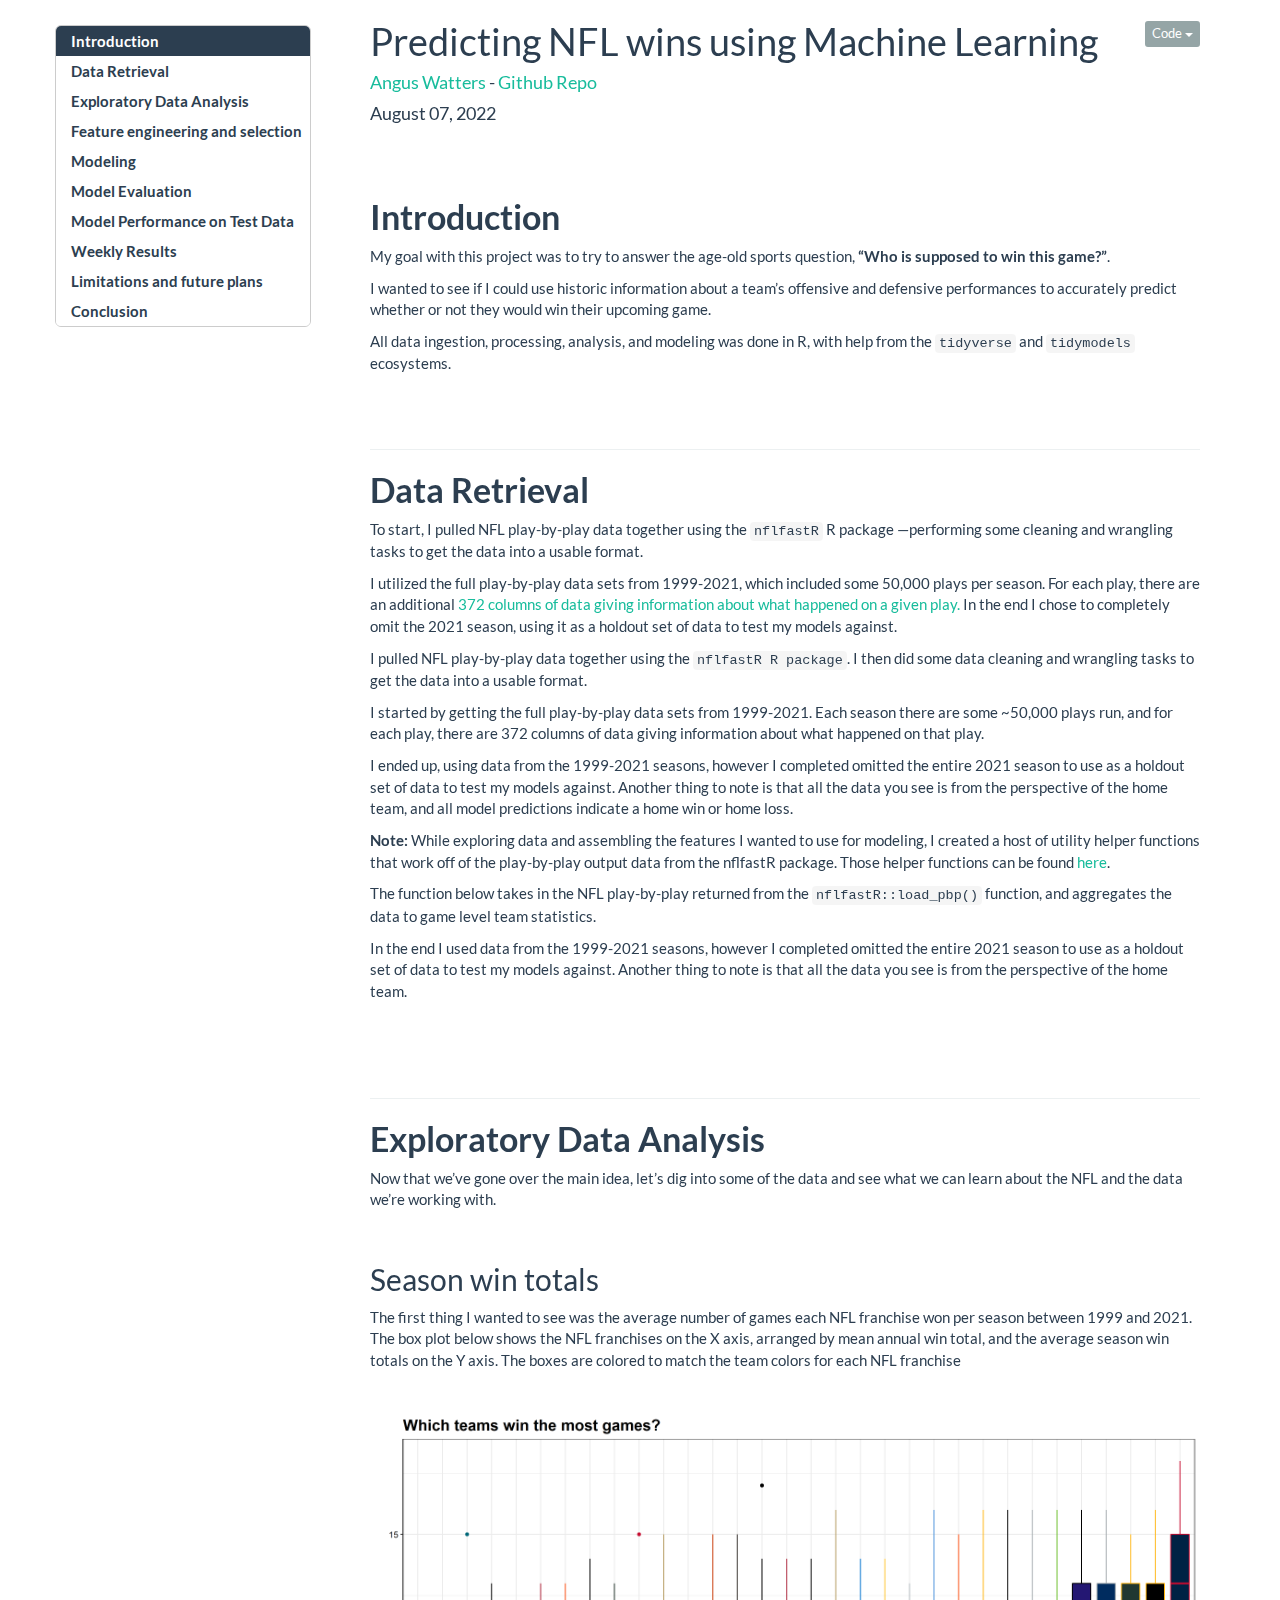
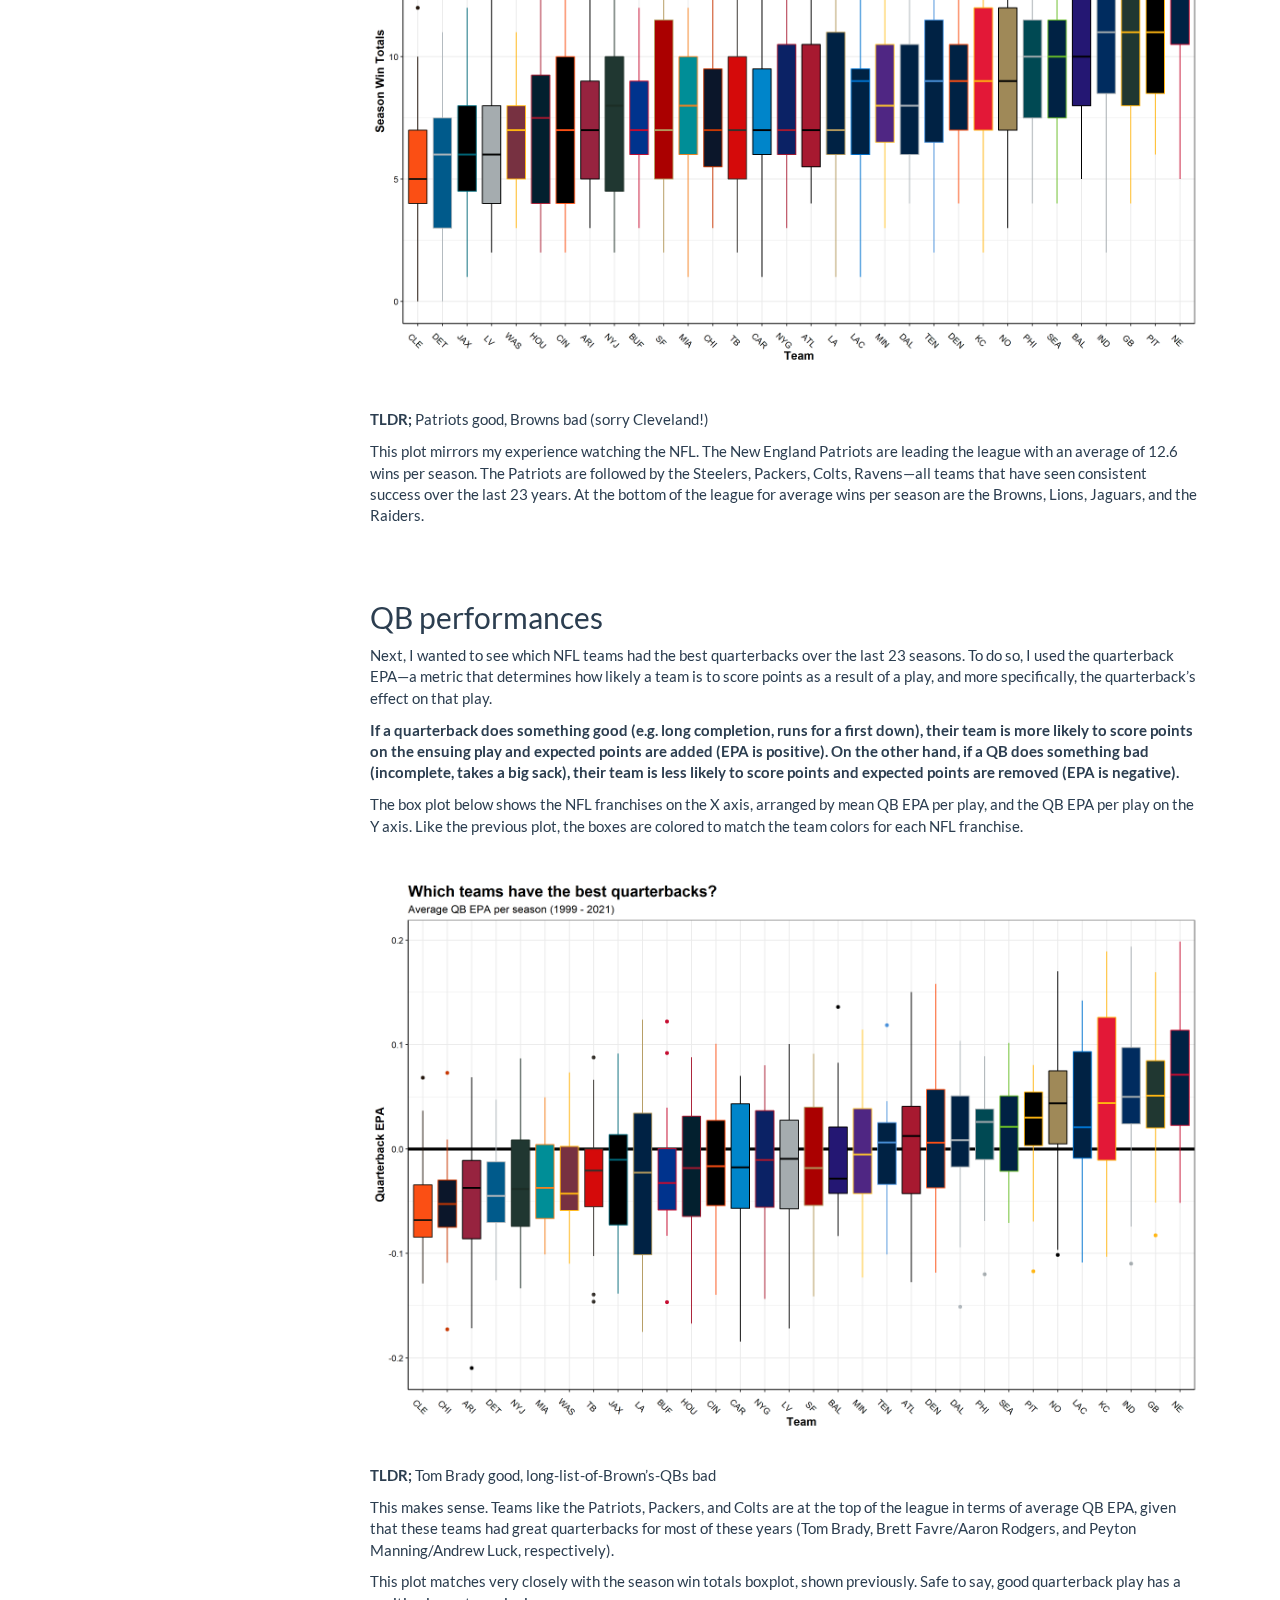
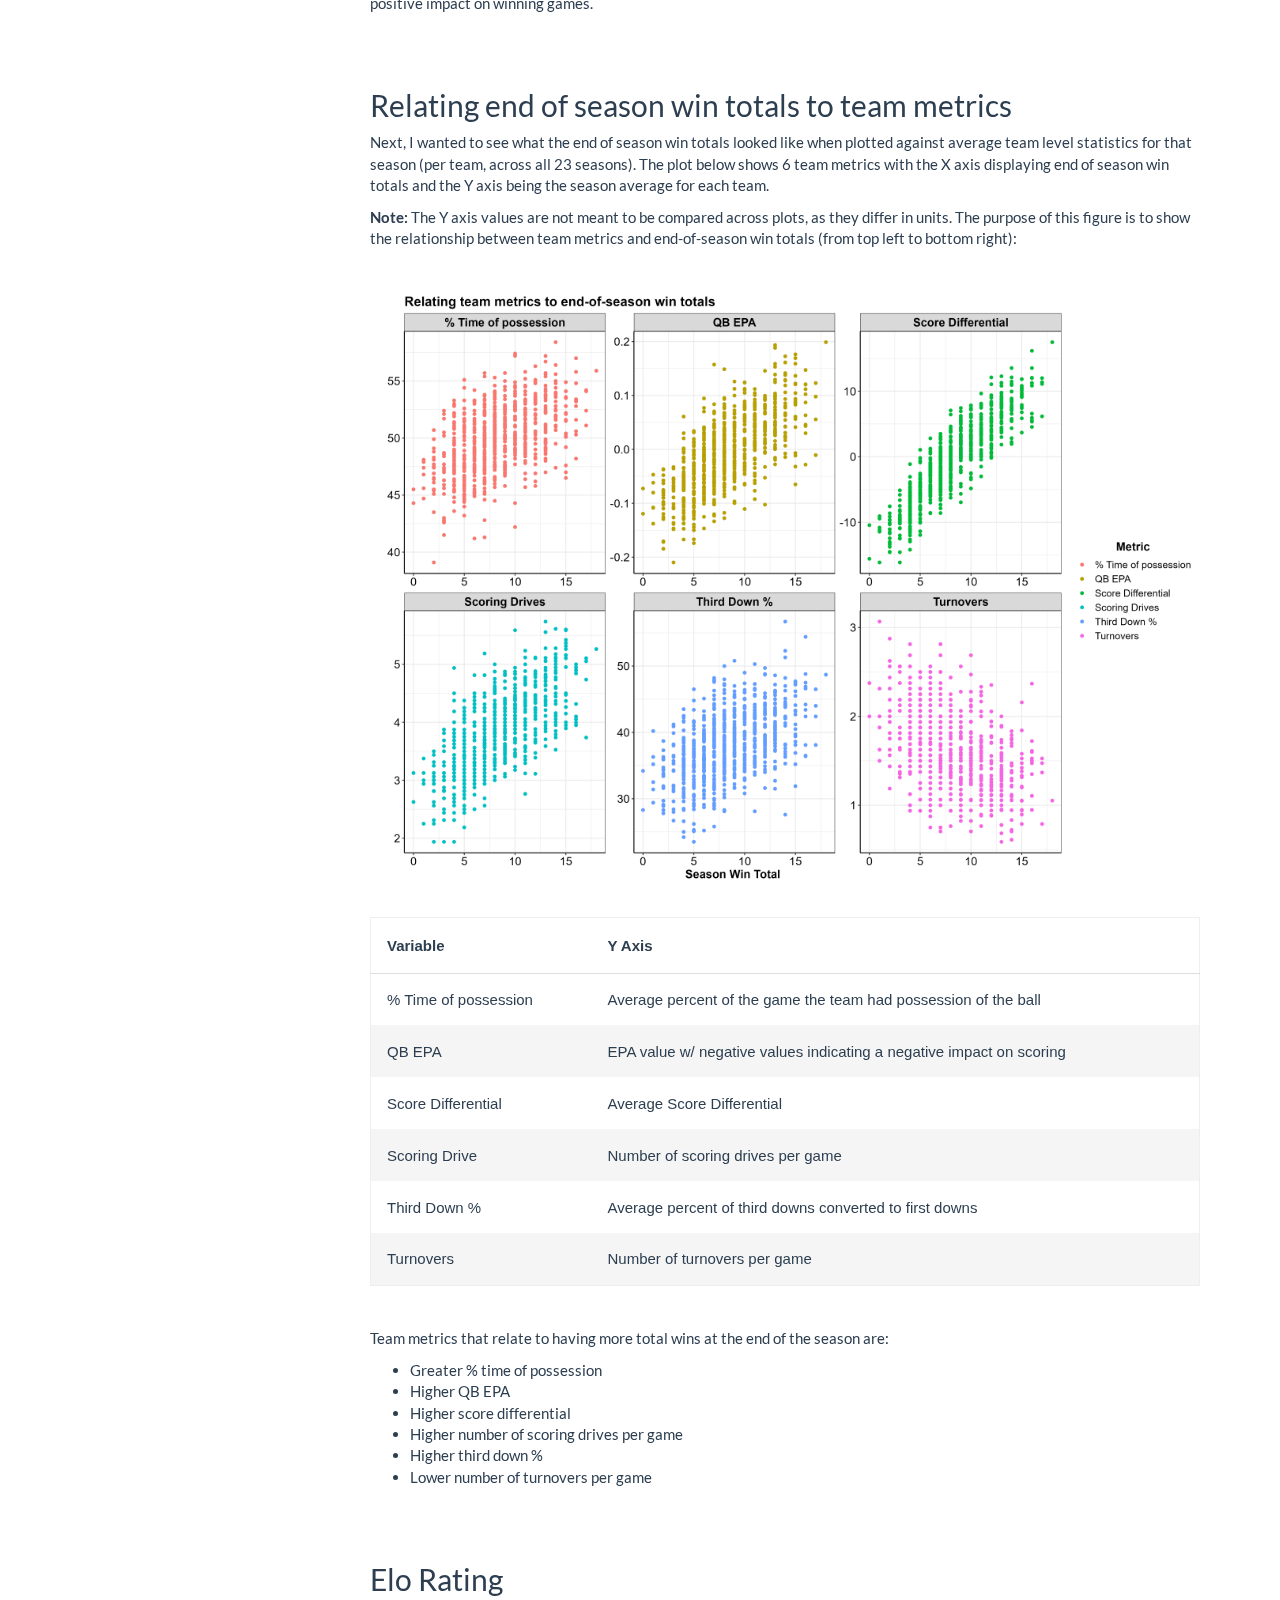
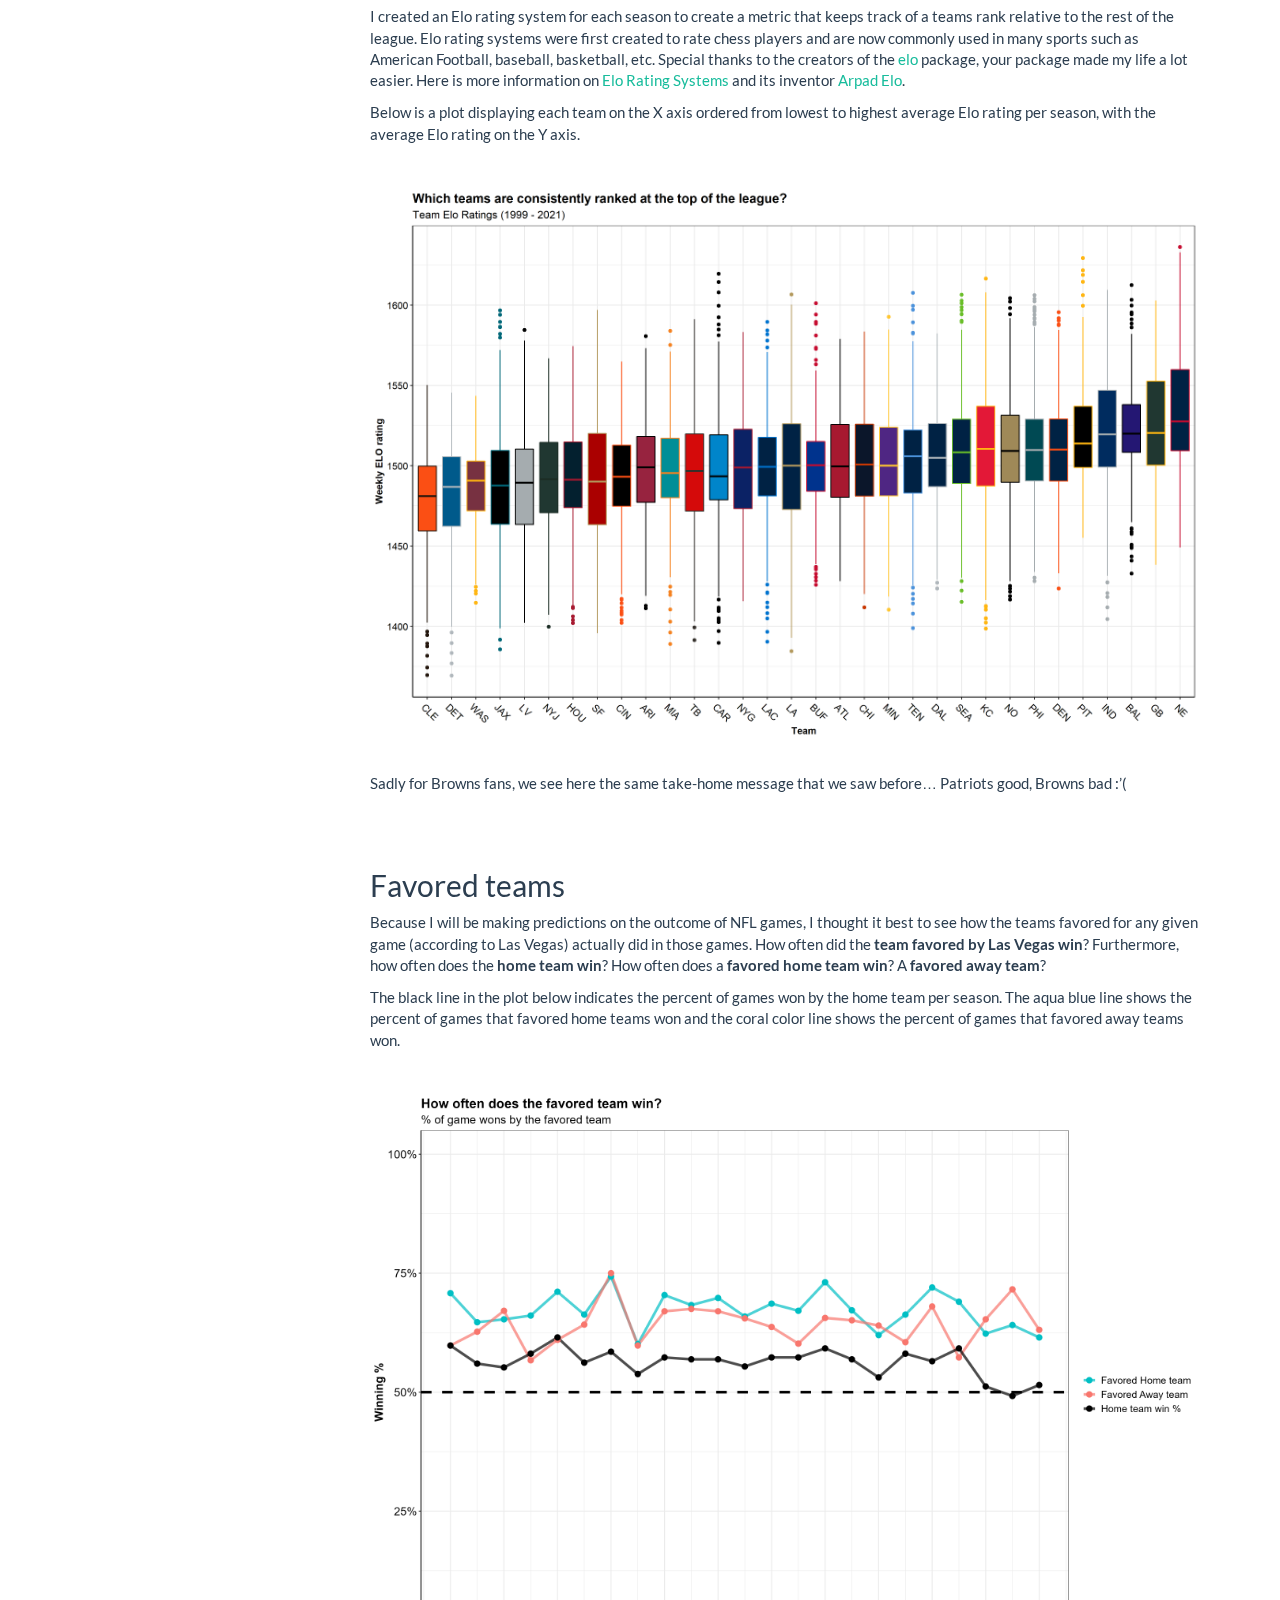
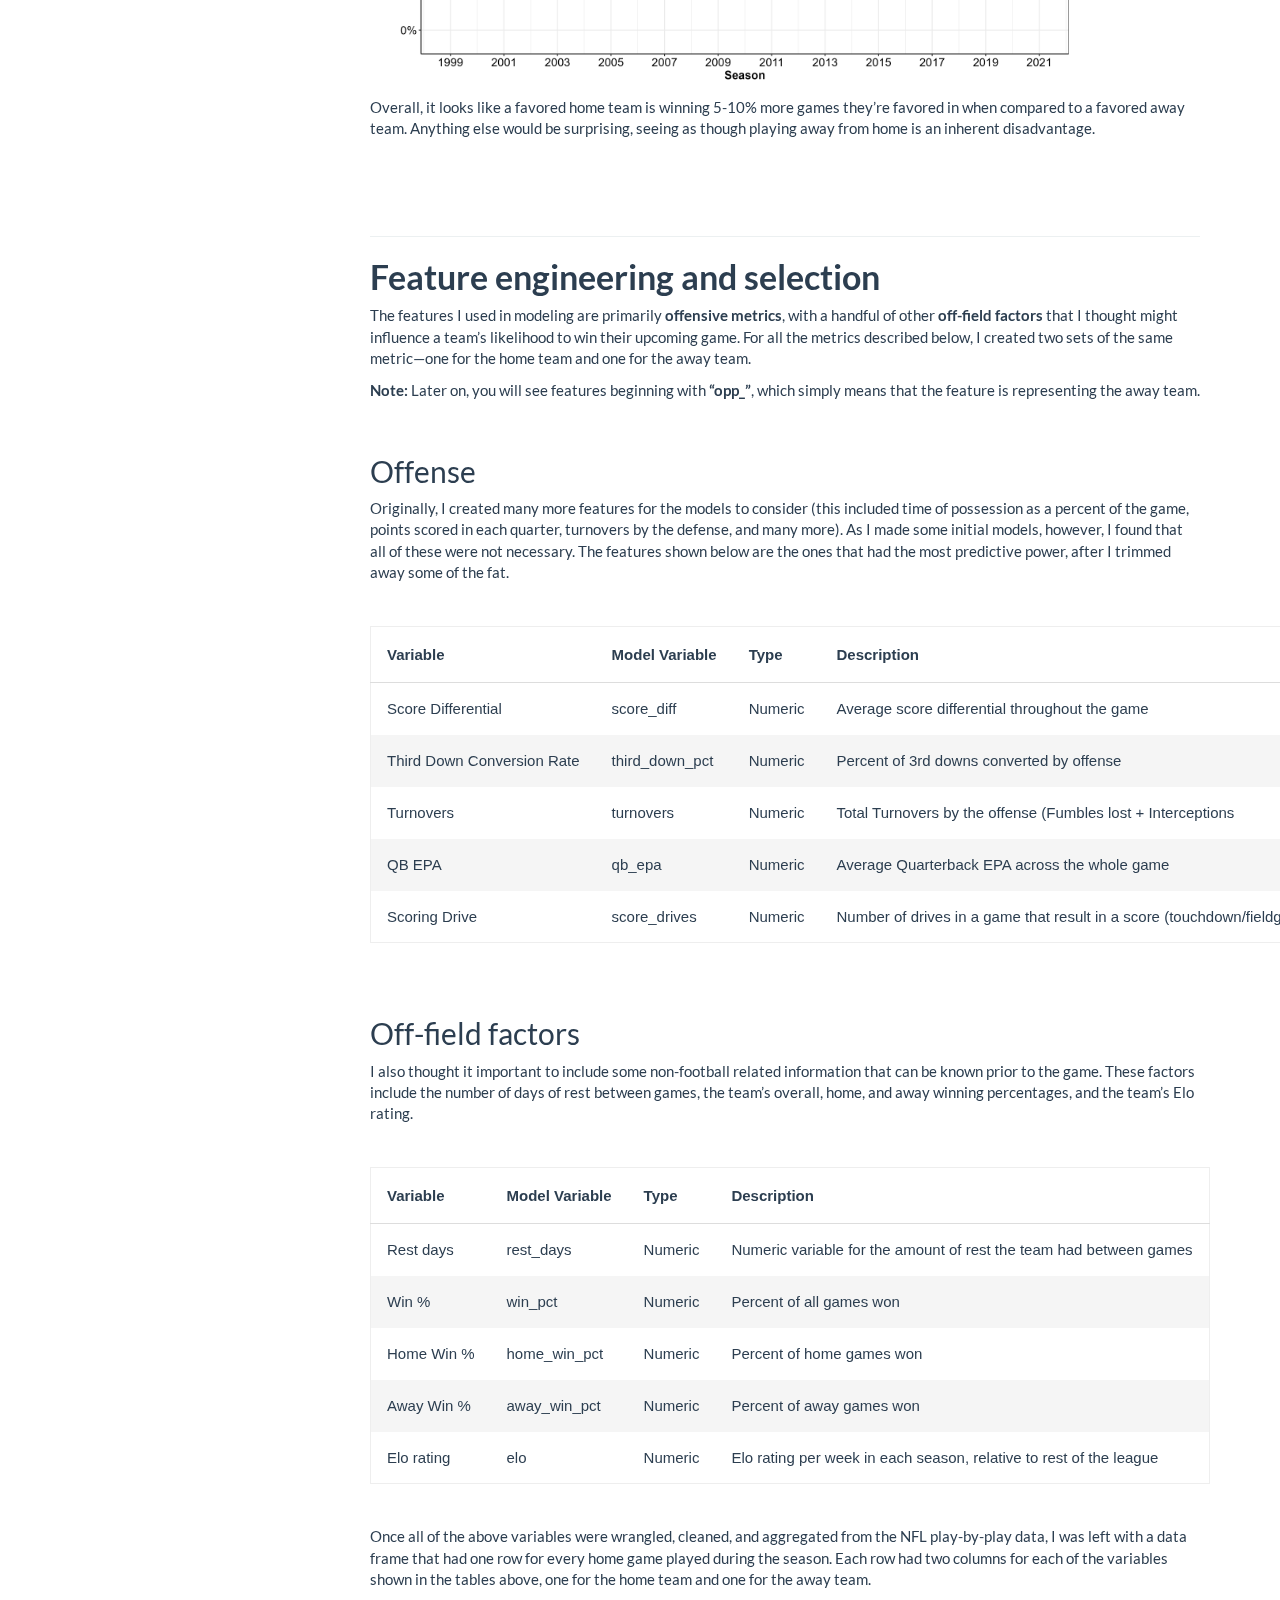
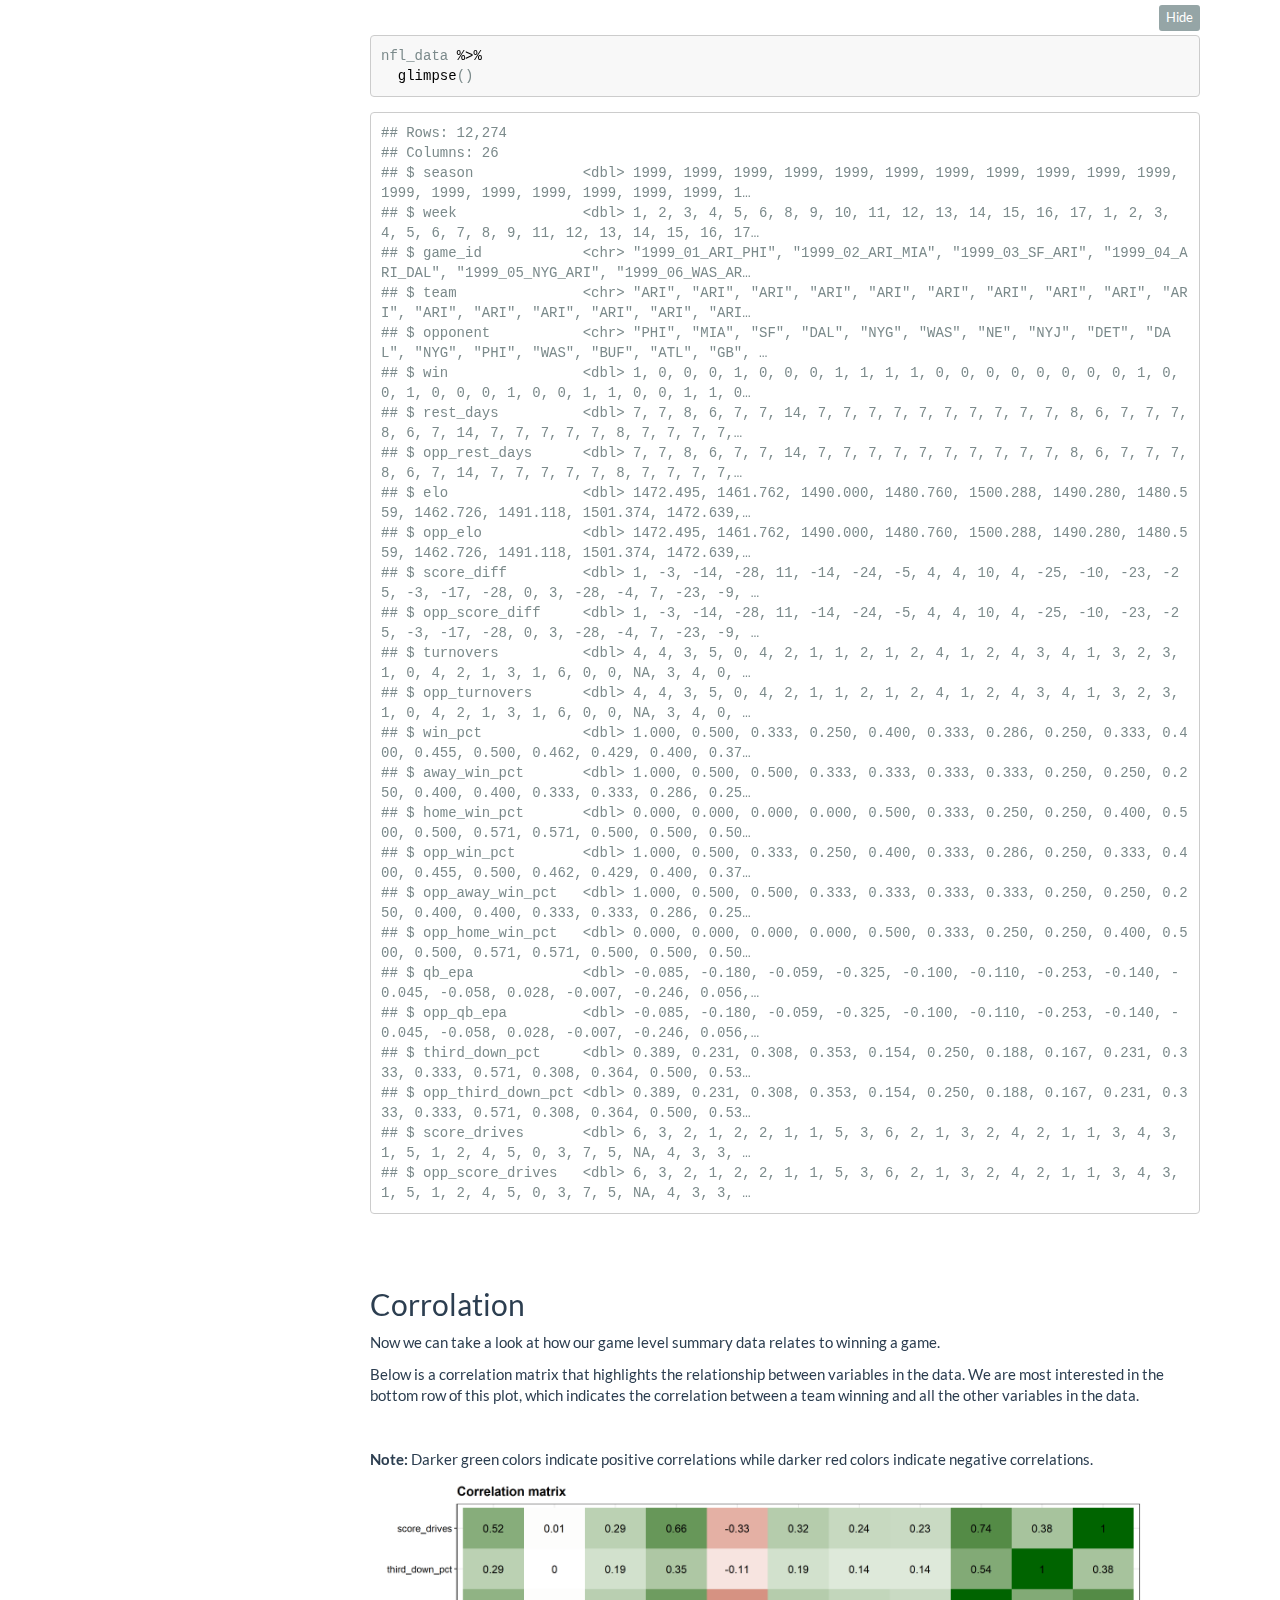
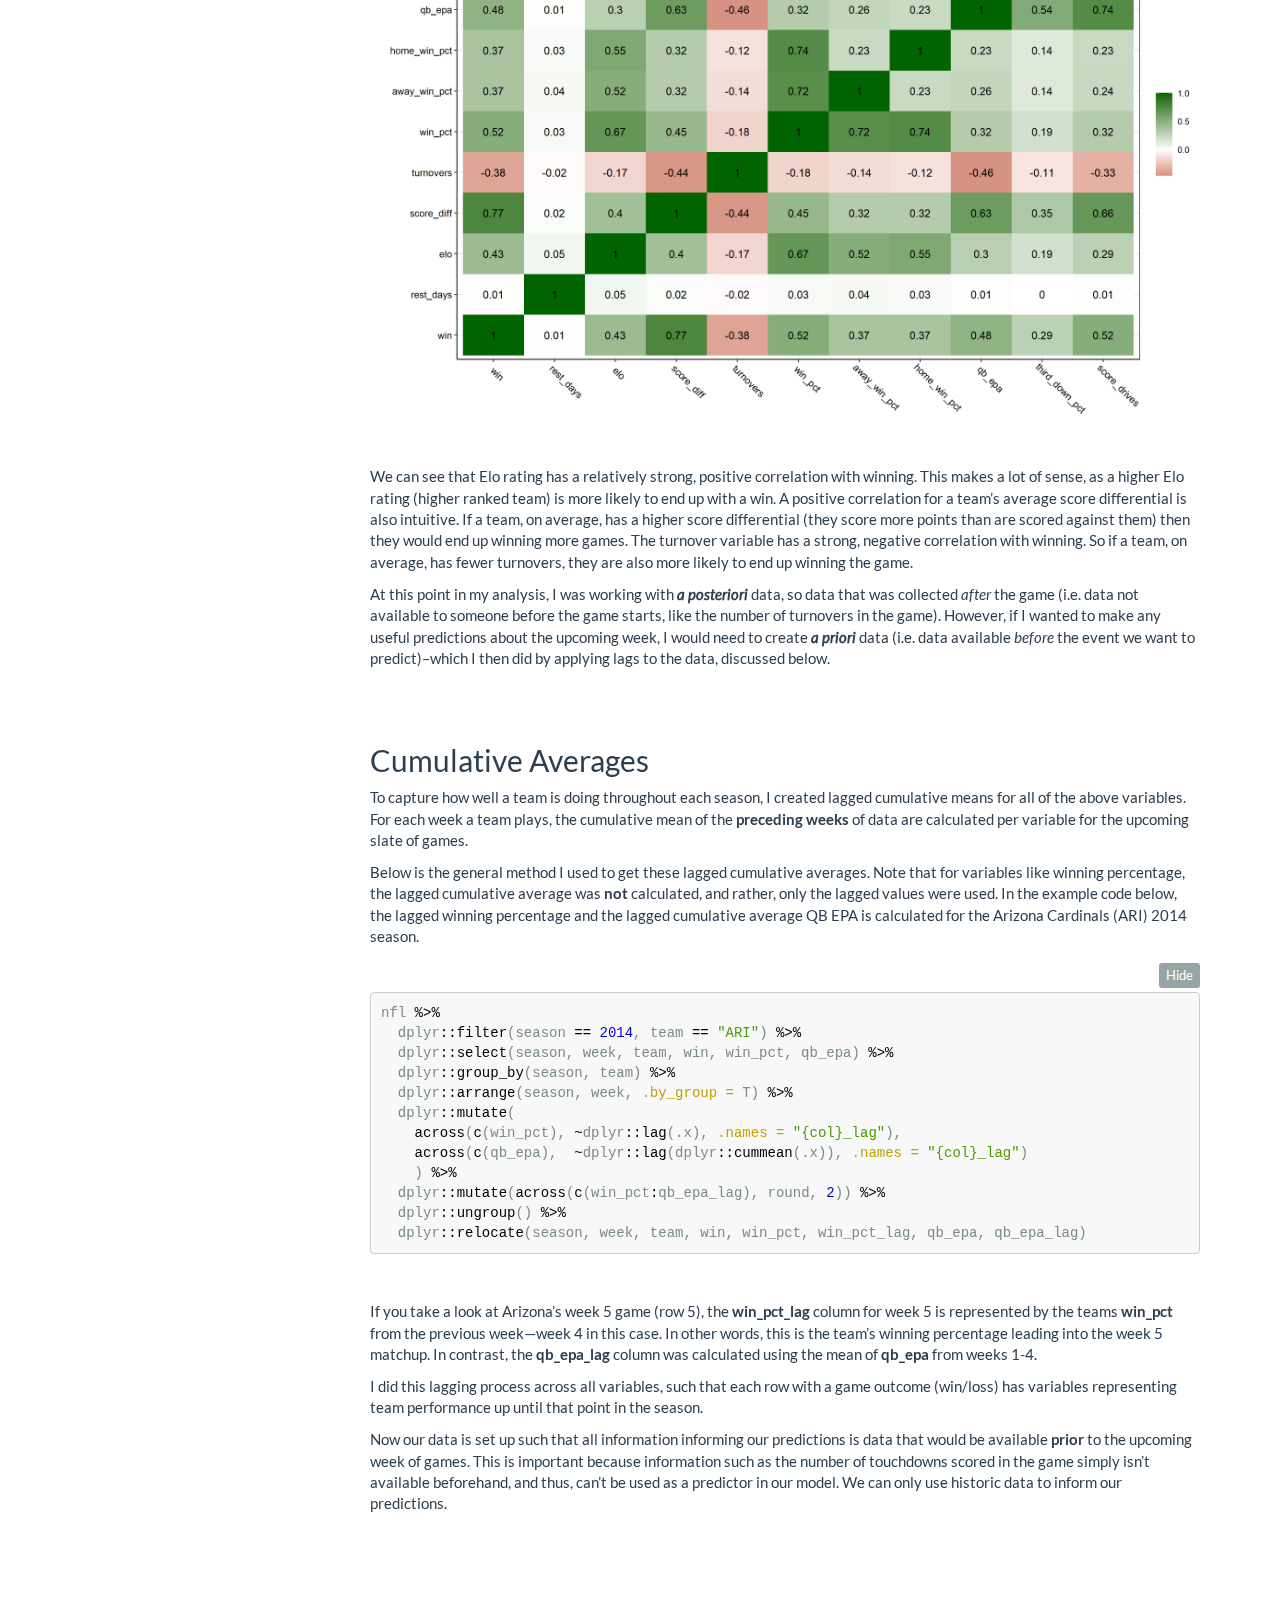
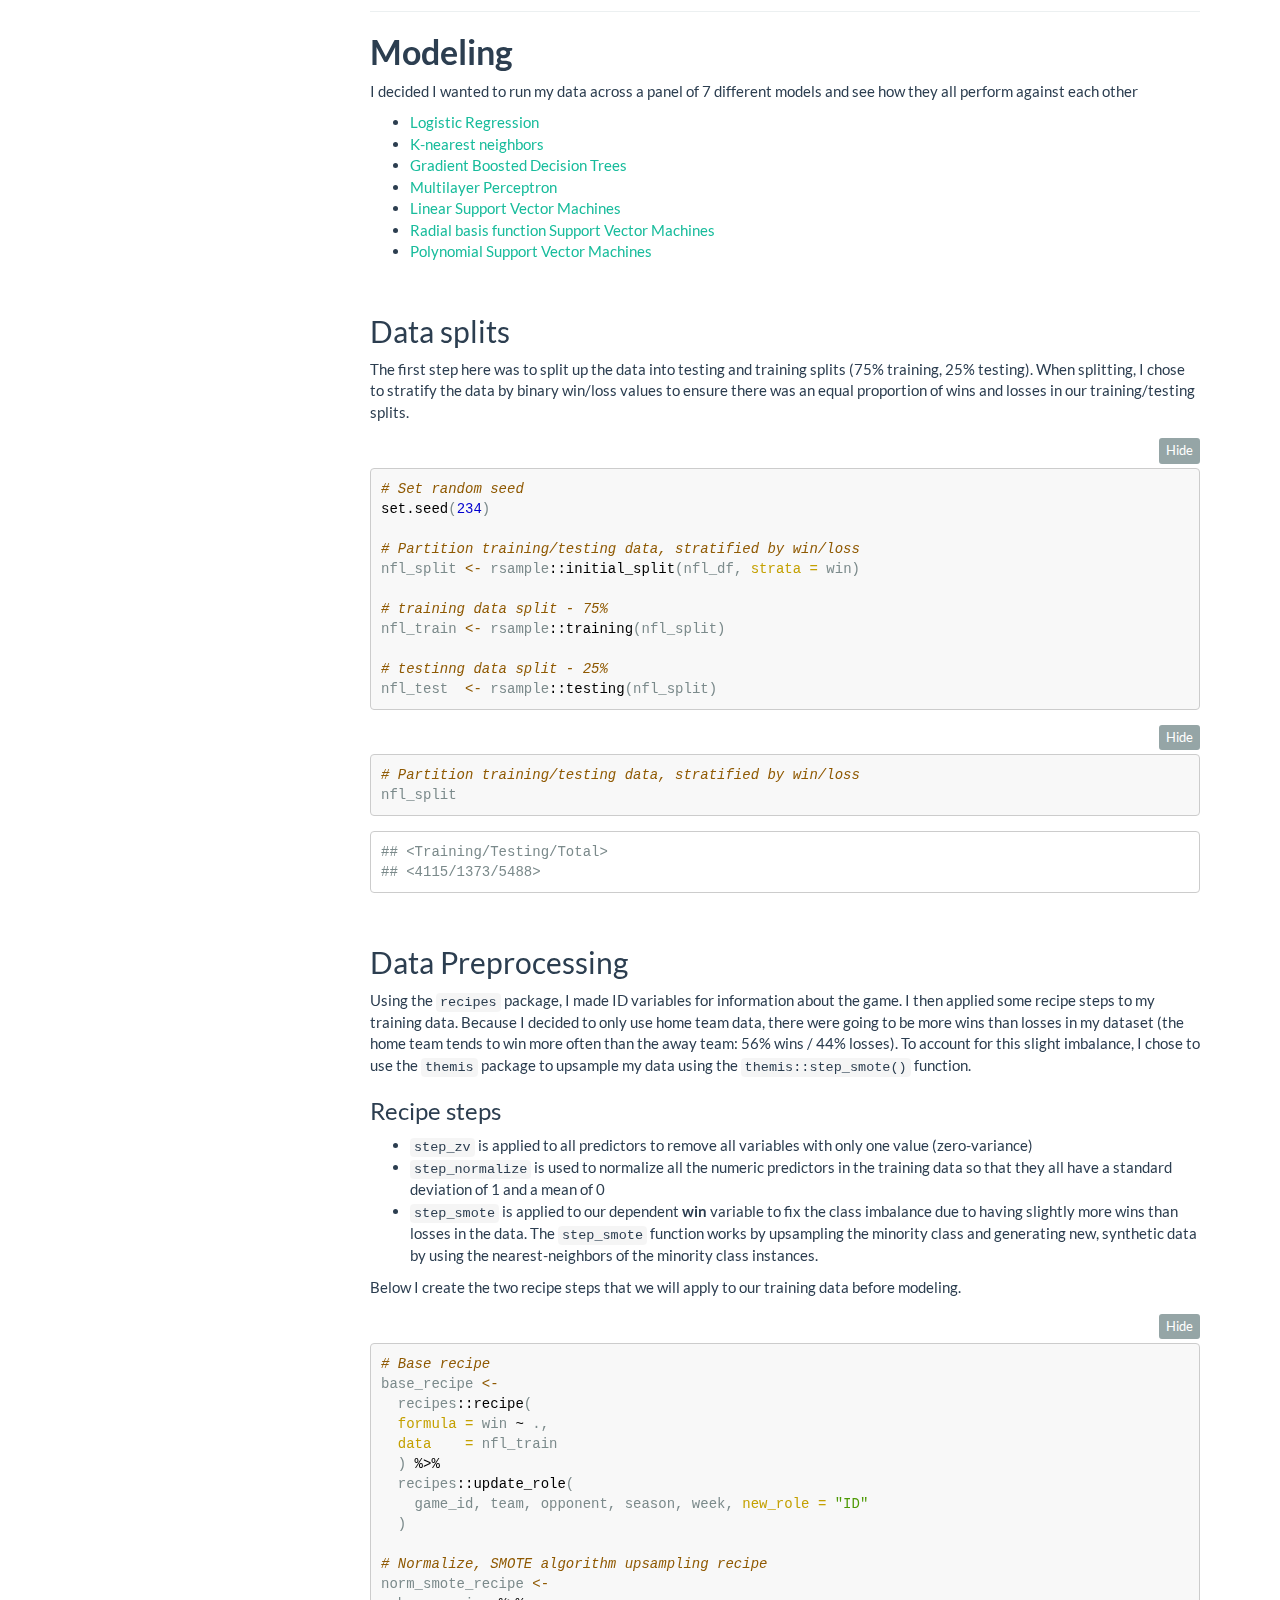
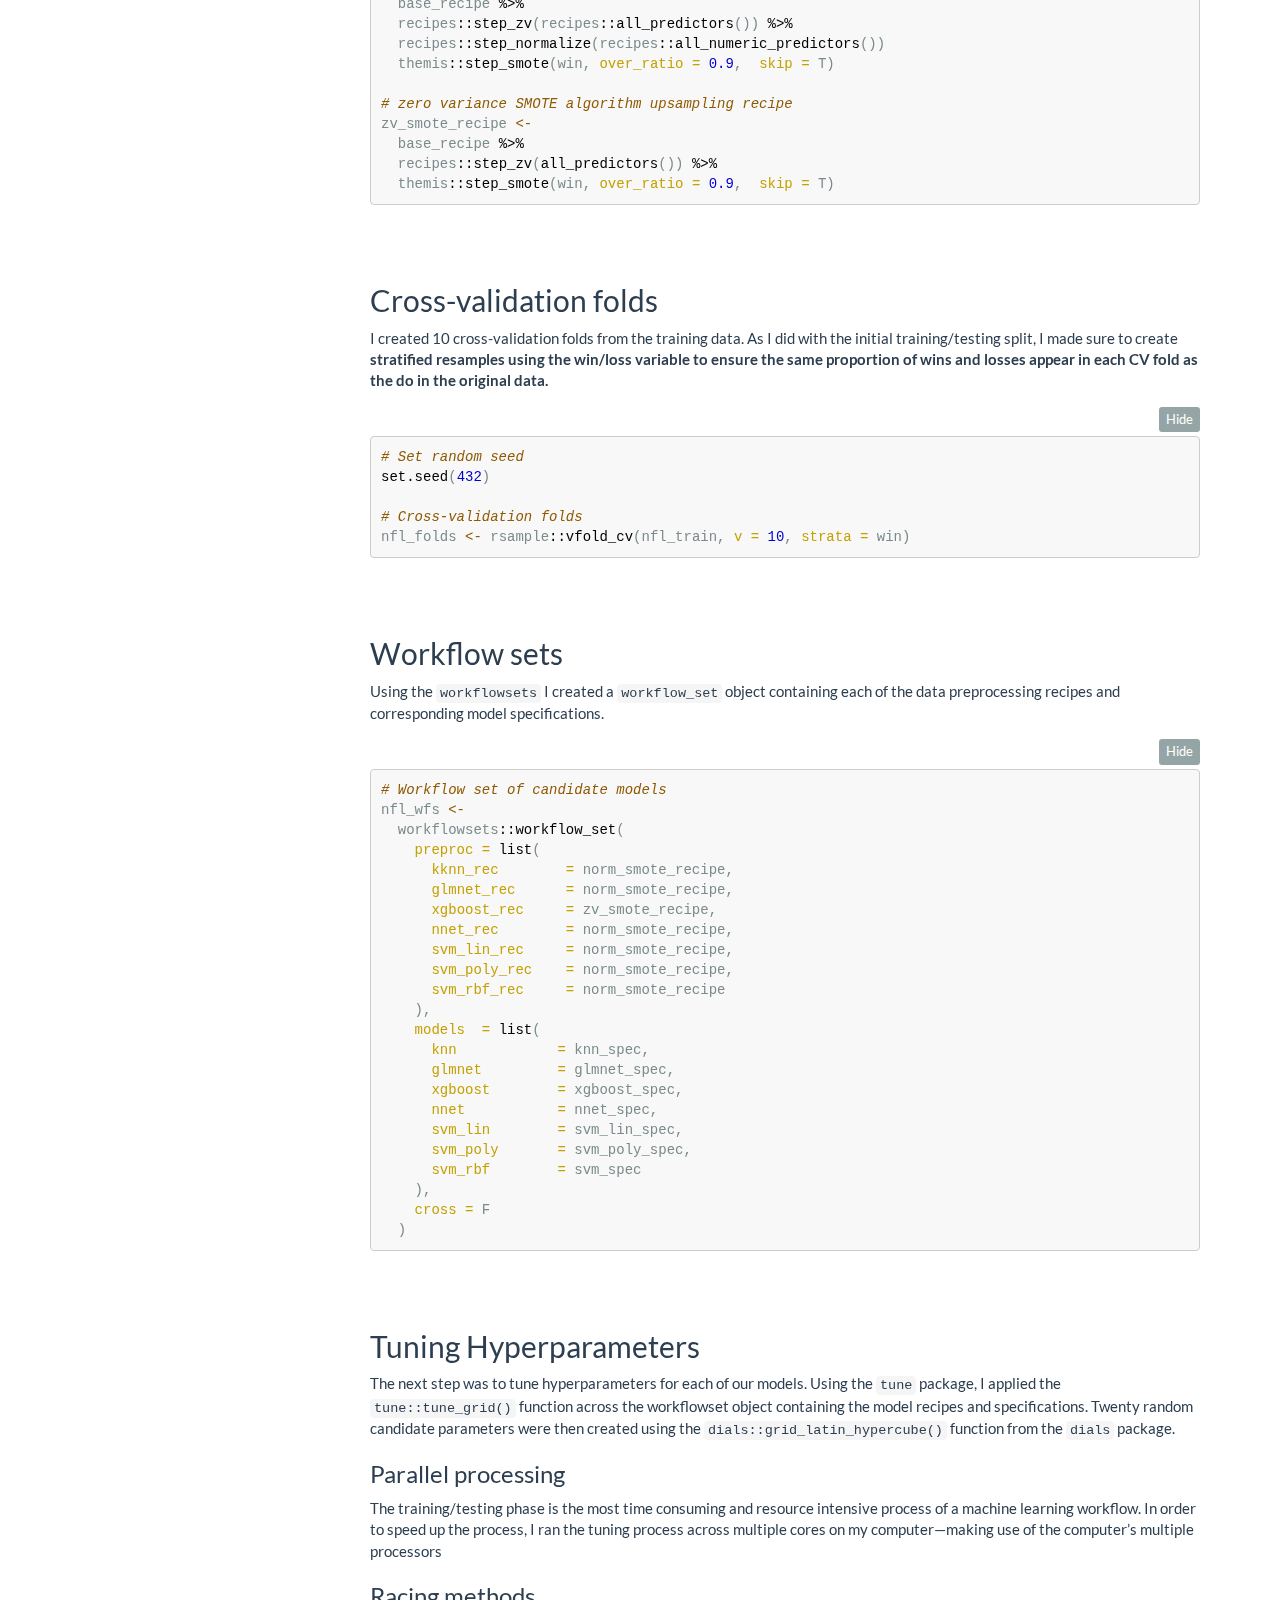
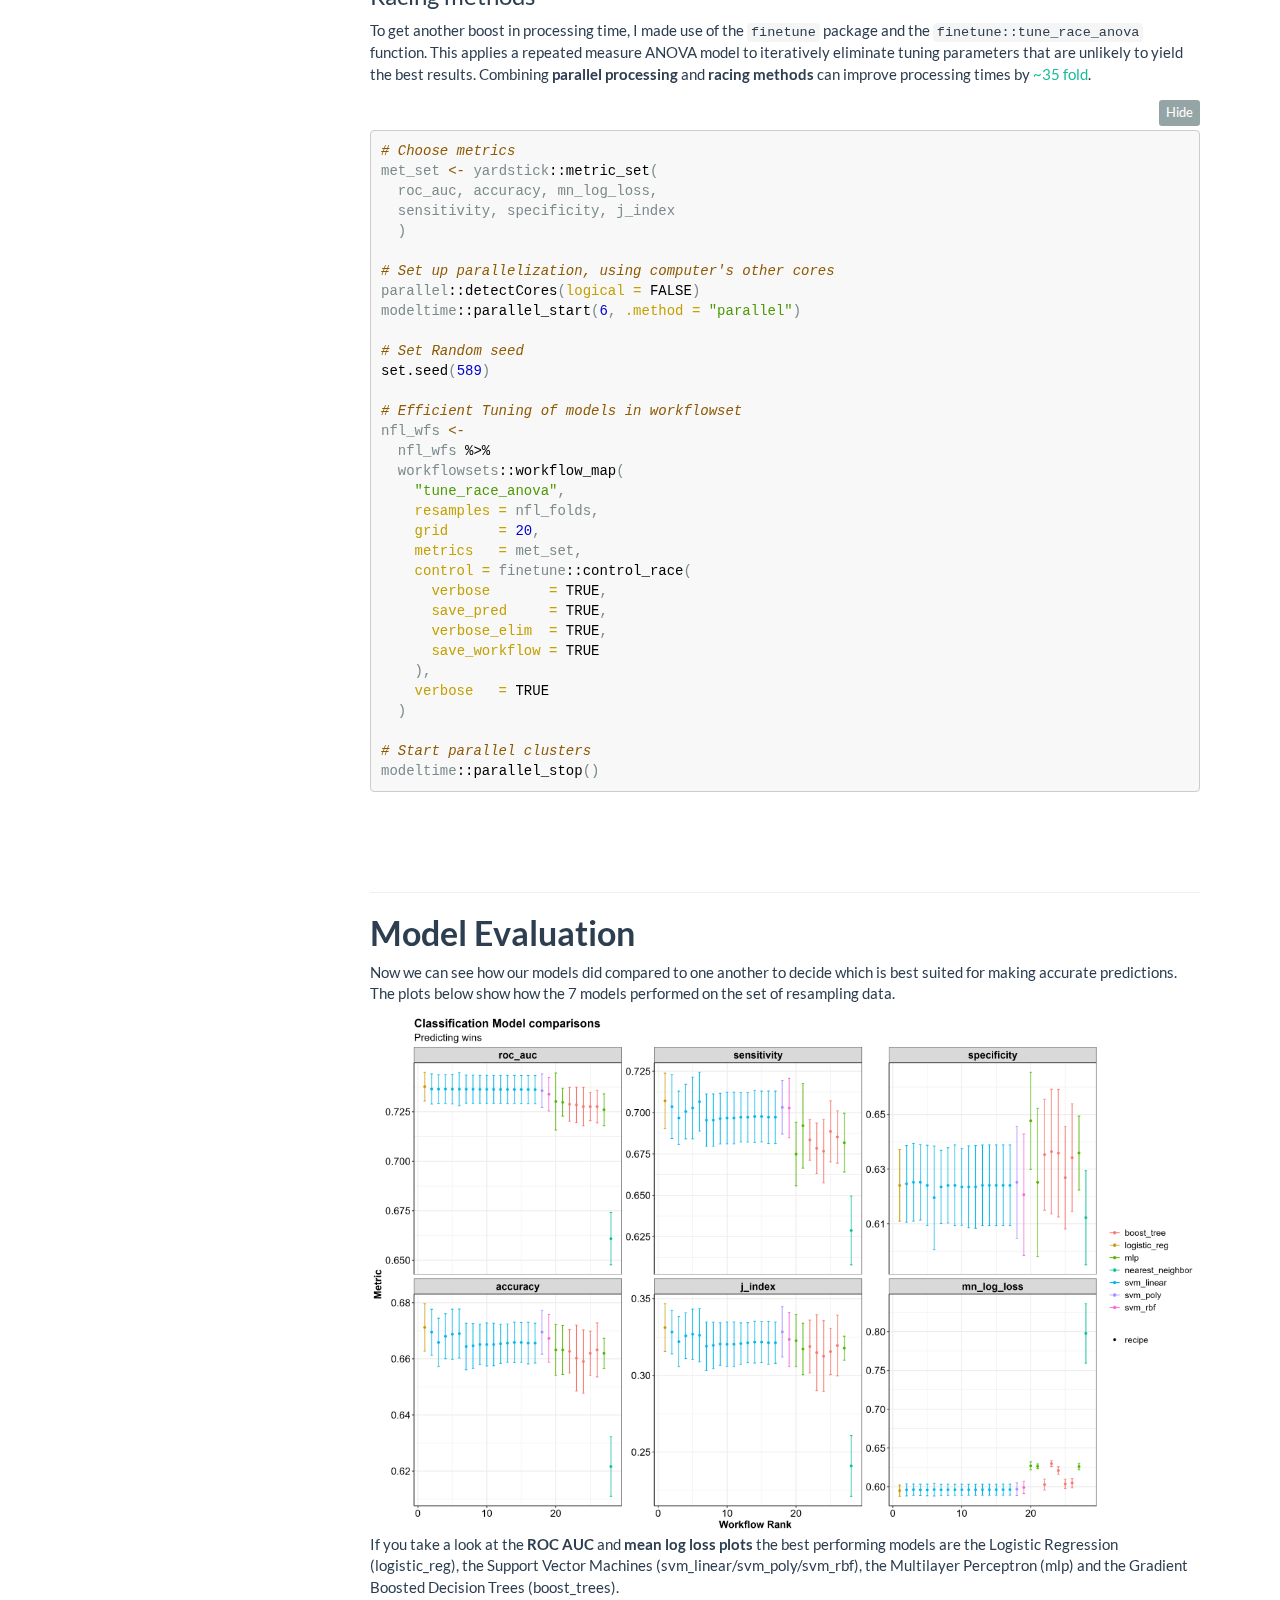
<file: docs/index.html>
<!DOCTYPE html>

<html>

<head>

<meta charset="utf-8" />
<meta name="generator" content="pandoc" />
<meta http-equiv="X-UA-Compatible" content="IE=EDGE" />


<meta name="author" content="Angus Watters - Github Repo" />

<meta name="date" content="2022-08-07" />

<title>Predicting NFL wins using Machine Learning</title>

<script src="site_libs/header-attrs-2.14/header-attrs.js"></script>
<script src="site_libs/jquery-3.6.0/jquery-3.6.0.min.js"></script>
<meta name="viewport" content="width=device-width, initial-scale=1" />
<link href="site_libs/bootstrap-3.3.5/css/flatly.min.css" rel="stylesheet" />
<script src="site_libs/bootstrap-3.3.5/js/bootstrap.min.js"></script>
<script src="site_libs/bootstrap-3.3.5/shim/html5shiv.min.js"></script>
<script src="site_libs/bootstrap-3.3.5/shim/respond.min.js"></script>
<style>h1 {font-size: 34px;}
       h1.title {font-size: 38px;}
       h2 {font-size: 30px;}
       h3 {font-size: 24px;}
       h4 {font-size: 18px;}
       h5 {font-size: 16px;}
       h6 {font-size: 12px;}
       code {color: inherit; background-color: rgba(0, 0, 0, 0.04);}
       pre:not([class]) { background-color: white }</style>
<script src="site_libs/jqueryui-1.11.4/jquery-ui.min.js"></script>
<link href="site_libs/tocify-1.9.1/jquery.tocify.css" rel="stylesheet" />
<script src="site_libs/tocify-1.9.1/jquery.tocify.js"></script>
<script src="site_libs/navigation-1.1/tabsets.js"></script>
<script src="site_libs/navigation-1.1/codefolding.js"></script>
<script src="site_libs/kePrint-0.0.1/kePrint.js"></script>
<link href="site_libs/lightable-0.0.1/lightable.css" rel="stylesheet" />
<link href="site_libs/tabwid-1.0.0/tabwid.css" rel="stylesheet" />

<style type="text/css">
  code{white-space: pre-wrap;}
  span.smallcaps{font-variant: small-caps;}
  span.underline{text-decoration: underline;}
  div.column{display: inline-block; vertical-align: top; width: 50%;}
  div.hanging-indent{margin-left: 1.5em; text-indent: -1.5em;}
  ul.task-list{list-style: none;}
    </style>



<style type="text/css">
  code {
    white-space: pre;
  }
  .sourceCode {
    overflow: visible;
  }
</style>
<style type="text/css" data-origin="pandoc">
pre > code.sourceCode { white-space: pre; position: relative; }
pre > code.sourceCode > span { display: inline-block; line-height: 1.25; }
pre > code.sourceCode > span:empty { height: 1.2em; }
.sourceCode { overflow: visible; }
code.sourceCode > span { color: inherit; text-decoration: inherit; }
div.sourceCode { margin: 1em 0; }
pre.sourceCode { margin: 0; }
@media screen {
div.sourceCode { overflow: auto; }
}
@media print {
pre > code.sourceCode { white-space: pre-wrap; }
pre > code.sourceCode > span { text-indent: -5em; padding-left: 5em; }
}
pre.numberSource code
  { counter-reset: source-line 0; }
pre.numberSource code > span
  { position: relative; left: -4em; counter-increment: source-line; }
pre.numberSource code > span > a:first-child::before
  { content: counter(source-line);
    position: relative; left: -1em; text-align: right; vertical-align: baseline;
    border: none; display: inline-block;
    -webkit-touch-callout: none; -webkit-user-select: none;
    -khtml-user-select: none; -moz-user-select: none;
    -ms-user-select: none; user-select: none;
    padding: 0 4px; width: 4em;
    color: #aaaaaa;
  }
pre.numberSource { margin-left: 3em; border-left: 1px solid #aaaaaa;  padding-left: 4px; }
div.sourceCode
  {  background-color: #f8f8f8; }
@media screen {
pre > code.sourceCode > span > a:first-child::before { text-decoration: underline; }
}
code span.al { color: #ef2929; } /* Alert */
code span.an { color: #8f5902; font-weight: bold; font-style: italic; } /* Annotation */
code span.at { color: #c4a000; } /* Attribute */
code span.bn { color: #0000cf; } /* BaseN */
code span.cf { color: #204a87; font-weight: bold; } /* ControlFlow */
code span.ch { color: #4e9a06; } /* Char */
code span.cn { color: #000000; } /* Constant */
code span.co { color: #8f5902; font-style: italic; } /* Comment */
code span.cv { color: #8f5902; font-weight: bold; font-style: italic; } /* CommentVar */
code span.do { color: #8f5902; font-weight: bold; font-style: italic; } /* Documentation */
code span.dt { color: #204a87; } /* DataType */
code span.dv { color: #0000cf; } /* DecVal */
code span.er { color: #a40000; font-weight: bold; } /* Error */
code span.ex { } /* Extension */
code span.fl { color: #0000cf; } /* Float */
code span.fu { color: #000000; } /* Function */
code span.im { } /* Import */
code span.in { color: #8f5902; font-weight: bold; font-style: italic; } /* Information */
code span.kw { color: #204a87; font-weight: bold; } /* Keyword */
code span.op { color: #ce5c00; font-weight: bold; } /* Operator */
code span.ot { color: #8f5902; } /* Other */
code span.pp { color: #8f5902; font-style: italic; } /* Preprocessor */
code span.sc { color: #000000; } /* SpecialChar */
code span.ss { color: #4e9a06; } /* SpecialString */
code span.st { color: #4e9a06; } /* String */
code span.va { color: #000000; } /* Variable */
code span.vs { color: #4e9a06; } /* VerbatimString */
code span.wa { color: #8f5902; font-weight: bold; font-style: italic; } /* Warning */

.sourceCode .row {
  width: 100%;
}
.sourceCode {
  overflow-x: auto;
}
.code-folding-btn {
  margin-right: -30px;
}
</style>
<script>
// apply pandoc div.sourceCode style to pre.sourceCode instead
(function() {
  var sheets = document.styleSheets;
  for (var i = 0; i < sheets.length; i++) {
    if (sheets[i].ownerNode.dataset["origin"] !== "pandoc") continue;
    try { var rules = sheets[i].cssRules; } catch (e) { continue; }
    for (var j = 0; j < rules.length; j++) {
      var rule = rules[j];
      // check if there is a div.sourceCode rule
      if (rule.type !== rule.STYLE_RULE || rule.selectorText !== "div.sourceCode") continue;
      var style = rule.style.cssText;
      // check if color or background-color is set
      if (rule.style.color === '' && rule.style.backgroundColor === '') continue;
      // replace div.sourceCode by a pre.sourceCode rule
      sheets[i].deleteRule(j);
      sheets[i].insertRule('pre.sourceCode{' + style + '}', j);
    }
  }
})();
</script>




<link rel="stylesheet" href="custom.css" type="text/css" />



<style type = "text/css">
.main-container {
  max-width: 940px;
  margin-left: auto;
  margin-right: auto;
}
img {
  max-width:100%;
}
.tabbed-pane {
  padding-top: 12px;
}
.html-widget {
  margin-bottom: 20px;
}
button.code-folding-btn:focus {
  outline: none;
}
summary {
  display: list-item;
}
details > summary > p:only-child {
  display: inline;
}
pre code {
  padding: 0;
}
</style>



<!-- tabsets -->

<style type="text/css">
.tabset-dropdown > .nav-tabs {
  display: inline-table;
  max-height: 500px;
  min-height: 44px;
  overflow-y: auto;
  border: 1px solid #ddd;
  border-radius: 4px;
}

.tabset-dropdown > .nav-tabs > li.active:before {
  content: "";
  font-family: 'Glyphicons Halflings';
  display: inline-block;
  padding: 10px;
  border-right: 1px solid #ddd;
}

.tabset-dropdown > .nav-tabs.nav-tabs-open > li.active:before {
  content: "&#xe258;";
  border: none;
}

.tabset-dropdown > .nav-tabs.nav-tabs-open:before {
  content: "";
  font-family: 'Glyphicons Halflings';
  display: inline-block;
  padding: 10px;
  border-right: 1px solid #ddd;
}

.tabset-dropdown > .nav-tabs > li.active {
  display: block;
}

.tabset-dropdown > .nav-tabs > li > a,
.tabset-dropdown > .nav-tabs > li > a:focus,
.tabset-dropdown > .nav-tabs > li > a:hover {
  border: none;
  display: inline-block;
  border-radius: 4px;
  background-color: transparent;
}

.tabset-dropdown > .nav-tabs.nav-tabs-open > li {
  display: block;
  float: none;
}

.tabset-dropdown > .nav-tabs > li {
  display: none;
}
</style>

<!-- code folding -->
<style type="text/css">
.code-folding-btn { margin-bottom: 4px; }
</style>



<style type="text/css">

#TOC {
  margin: 25px 0px 20px 0px;
}
@media (max-width: 768px) {
#TOC {
  position: relative;
  width: 100%;
}
}

@media print {
.toc-content {
  /* see https://github.com/w3c/csswg-drafts/issues/4434 */
  float: right;
}
}

.toc-content {
  padding-left: 30px;
  padding-right: 40px;
}

div.main-container {
  max-width: 1200px;
}

div.tocify {
  width: 20%;
  max-width: 260px;
  max-height: 85%;
}

@media (min-width: 768px) and (max-width: 991px) {
  div.tocify {
    width: 25%;
  }
}

@media (max-width: 767px) {
  div.tocify {
    width: 100%;
    max-width: none;
  }
}

.tocify ul, .tocify li {
  line-height: 20px;
}

.tocify-subheader .tocify-item {
  font-size: 0.90em;
}

.tocify .list-group-item {
  border-radius: 0px;
}


</style>



</head>

<body>


<div class="container-fluid main-container">


<!-- setup 3col/9col grid for toc_float and main content  -->
<div class="row">
<div class="col-xs-12 col-sm-4 col-md-3">
<div id="TOC" class="tocify">
</div>
</div>

<div class="toc-content col-xs-12 col-sm-8 col-md-9">




<div id="header">

<div class="btn-group pull-right float-right">
<button type="button" class="btn btn-default btn-xs btn-secondary btn-sm dropdown-toggle" data-toggle="dropdown" data-bs-toggle="dropdown" aria-haspopup="true" aria-expanded="false"><span>Code</span> <span class="caret"></span></button>
<ul class="dropdown-menu dropdown-menu-right" style="min-width: 50px;">
<li><a id="rmd-show-all-code" href="#">Show All Code</a></li>
<li><a id="rmd-hide-all-code" href="#">Hide All Code</a></li>
</ul>
</div>



<h1 class="title toc-ignore">Predicting NFL wins using Machine
Learning</h1>
<h4 class="author"><a href="https://github.com/anguswg-ucsb">Angus
Watters</a> - <a href="https://github.com/anguswg-ucsb/nfl_wins">Github
Repo</a></h4>
<h4 class="date">August 07, 2022</h4>

</div>


<p><br> <br></p>
<div id="introduction" class="section level1">
<h1><strong>Introduction</strong></h1>
<p>My goal with this project was to try to answer the age-old sports
question, <strong>“Who is supposed to win this game?”</strong>.</p>
<p>I wanted to see if I could use historic information about a team’s
offensive and defensive performances to accurately predict whether or
not they would win their upcoming game.</p>
<p>All data ingestion, processing, analysis, and modeling was done in R,
with help from the <code>tidyverse</code> and <code>tidymodels</code>
ecosystems.</p>
<p><br> <br></p>
<hr />
</div>
<div id="data-retrieval" class="section level1">
<h1><strong>Data Retrieval</strong></h1>
<p>To start, I pulled NFL play-by-play data together using the
<code>nflfastR</code> R package —performing some cleaning and wrangling
tasks to get the data into a usable format.</p>
<p>I utilized the full play-by-play data sets from 1999-2021, which
included some 50,000 plays per season. For each play, there are an
additional <a
href="https://www.nflfastR.com/articles/field_descriptions.html">372
columns of data giving information about what happened on a given
play.</a> In the end I chose to completely omit the 2021 season, using
it as a holdout set of data to test my models against.</p>
<p>I pulled NFL play-by-play data together using the
<code>nflfastR R package</code>. I then did some data cleaning and
wrangling tasks to get the data into a usable format.</p>
<p>I started by getting the full play-by-play data sets from 1999-2021.
Each season there are some ~50,000 plays run, and for each play, there
are 372 columns of data giving information about what happened on that
play.</p>
<p>I ended up, using data from the 1999-2021 seasons, however I
completed omitted the entire 2021 season to use as a holdout set of data
to test my models against. Another thing to note is that all the data
you see is from the perspective of the home team, and all model
predictions indicate a home win or home loss.</p>
<p><strong>Note:</strong> While exploring data and assembling the
features I wanted to use for modeling, I created a host of utility
helper functions that work off of the play-by-play output data from the
nflfastR package. Those helper functions can be found <a
href="https://github.com/anguswg-ucsb/nfl_wins/blob/main/utils/utils.R">here</a>.</p>
<p>The function below takes in the NFL play-by-play returned from the
<code>nflfastR::load_pbp()</code> function, and aggregates the data to
game level team statistics.</p>
<p>In the end I used data from the 1999-2021 seasons, however I
completed omitted the entire 2021 season to use as a holdout set of data
to test my models against. Another thing to note is that all the data
you see is from the perspective of the home team.</p>
<p><br> <br> <br></p>
<hr />
</div>
<div id="exploratory-data-analysis" class="section level1">
<h1><strong>Exploratory Data Analysis</strong></h1>
<p>Now that we’ve gone over the main idea, let’s dig into some of the
data and see what we can learn about the NFL and the data we’re working
with.</p>
<p><br></p>
<div id="season-win-totals" class="section level2">
<h2>Season win totals</h2>
<p>The first thing I wanted to see was the average number of games each
NFL franchise won per season between 1999 and 2021. The box plot below
shows the NFL franchises on the X axis, arranged by mean annual win
total, and the average season win totals on the Y axis. The boxes are
colored to match the team colors for each NFL franchise</p>
<p><br></p>
<center>
<p><img src="../img/team_win_totals.png" /></p>
</center>
<p><br></p>
<p><strong>TLDR;</strong> Patriots good, Browns bad (sorry
Cleveland!)</p>
<p>This plot mirrors my experience watching the NFL. The New England
Patriots are leading the league with an average of 12.6 wins per season.
The Patriots are followed by the Steelers, Packers, Colts, Ravens—all
teams that have seen consistent success over the last 23 years. At the
bottom of the league for average wins per season are the Browns, Lions,
Jaguars, and the Raiders.</p>
<p><br> <br></p>
</div>
<div id="qb-performances" class="section level2">
<h2>QB performances</h2>
<p>Next, I wanted to see which NFL teams had the best quarterbacks over
the last 23 seasons. To do so, I used the quarterback EPA—a metric that
determines how likely a team is to score points as a result of a play,
and more specifically, the quarterback’s effect on that play.</p>
<p><strong>If a quarterback does something good (e.g. long completion,
runs for a first down), their team is more likely to score points on the
ensuing play and expected points are added (EPA is positive). On the
other hand, if a QB does something bad (incomplete, takes a big sack),
their team is less likely to score points and expected points are
removed (EPA is negative).</strong></p>
<p>The box plot below shows the NFL franchises on the X axis, arranged
by mean QB EPA per play, and the QB EPA per play on the Y axis. Like the
previous plot, the boxes are colored to match the team colors for each
NFL franchise.</p>
<p><br></p>
<center>
<img src="../img/qb_epa.png" />
</center>
<p><br></p>
<p><strong>TLDR;</strong> Tom Brady good, long-list-of-Brown’s-QBs
bad</p>
<p>This makes sense. Teams like the Patriots, Packers, and Colts are at
the top of the league in terms of average QB EPA, given that these teams
had great quarterbacks for most of these years (Tom Brady, Brett
Favre/Aaron Rodgers, and Peyton Manning/Andrew Luck, respectively).</p>
<p>This plot matches very closely with the season win totals boxplot,
shown previously. Safe to say, good quarterback play has a positive
impact on winning games.</p>
<p><br> <br></p>
</div>
<div id="relating-end-of-season-win-totals-to-team-metrics"
class="section level2">
<h2>Relating end of season win totals to team metrics</h2>
<p>Next, I wanted to see what the end of season win totals looked like
when plotted against average team level statistics for that season (per
team, across all 23 seasons). The plot below shows 6 team metrics with
the X axis displaying end of season win totals and the Y axis being the
season average for each team.</p>
<p><strong>Note:</strong> The Y axis values are not meant to be compared
across plots, as they differ in units. The purpose of this figure is to
show the relationship between team metrics and end-of-season win totals
(from top left to bottom right):</p>
<p><br></p>
<center>
<img src="../img/team_metrics_wins.png" />
</center>
<p><br></p>
<table class=" lightable-material lightable-striped lightable-hover" style="font-family: &quot;Source Sans Pro&quot;, helvetica, sans-serif; margin-left: auto; margin-right: auto;">
<thead>
<tr>
<th style="text-align:left;">
Variable
</th>
<th style="text-align:left;">
Y Axis
</th>
</tr>
</thead>
<tbody>
<tr>
<td style="text-align:left;">
% Time of possession
</td>
<td style="text-align:left;">
Average percent of the game the team had possession of the ball
</td>
</tr>
<tr>
<td style="text-align:left;">
QB EPA
</td>
<td style="text-align:left;">
EPA value w/ negative values indicating a negative impact on scoring
</td>
</tr>
<tr>
<td style="text-align:left;">
Score Differential
</td>
<td style="text-align:left;">
Average Score Differential
</td>
</tr>
<tr>
<td style="text-align:left;">
Scoring Drive
</td>
<td style="text-align:left;">
Number of scoring drives per game
</td>
</tr>
<tr>
<td style="text-align:left;">
Third Down %
</td>
<td style="text-align:left;">
Average percent of third downs converted to first downs
</td>
</tr>
<tr>
<td style="text-align:left;">
Turnovers
</td>
<td style="text-align:left;">
Number of turnovers per game
</td>
</tr>
</tbody>
</table>
<p><br></p>
<p>Team metrics that relate to having more total wins at the end of the
season are:</p>
<ul>
<li>Greater % time of possession</li>
<li>Higher QB EPA</li>
<li>Higher score differential</li>
<li>Higher number of scoring drives per game</li>
<li>Higher third down %</li>
<li>Lower number of turnovers per game</li>
</ul>
<p><br> <br></p>
</div>
<div id="elo-rating" class="section level2">
<h2>Elo Rating</h2>
<p>I created an Elo rating system for each season to create a metric
that keeps track of a teams rank relative to the rest of the league. Elo
rating systems were first created to rate chess players and are now
commonly used in many sports such as American Football, baseball,
basketball, etc. Special thanks to the creators of the <a
href="https://eheinzen.github.io/elo/">elo</a> package, your package
made my life a lot easier. Here is more information on <a
href="https://en.wikipedia.org/wiki/Elo_rating_system">Elo Rating
Systems</a> and its inventor <a
href="https://en.wikipedia.org/wiki/Arpad_Elo">Arpad Elo</a>.</p>
<p>Below is a plot displaying each team on the X axis ordered from
lowest to highest average Elo rating per season, with the average Elo
rating on the Y axis.</p>
<p><br></p>
<center>
<img src="../img/team_elo_ratings.png" />
</center>
<p><br></p>
<p>Sadly for Browns fans, we see here the same take-home message that we
saw before… Patriots good, Browns bad :’(</p>
<p><br> <br></p>
</div>
<div id="favored-teams" class="section level2">
<h2>Favored teams</h2>
<p>Because I will be making predictions on the outcome of NFL games, I
thought it best to see how the teams favored for any given game
(according to Las Vegas) actually did in those games. How often did the
<strong>team favored by Las Vegas win</strong>? Furthermore, how often
does the <strong>home team win</strong>? How often does a
<strong>favored home team win</strong>? A <strong>favored away
team</strong>?</p>
<p>The black line in the plot below indicates the percent of games won
by the home team per season. The aqua blue line shows the percent of
games that favored home teams won and the coral color line shows the
percent of games that favored away teams won.</p>
<p><br></p>
<center>
<p><img src="../img/home_favorite_win_pct2.png" /></p>
</center

<br>
<p>Overall, it looks like a favored home team is winning 5-10% more
games they’re favored in when compared to a favored away team. Anything
else would be surprising, seeing as though playing away from home is an
inherent disadvantage.</p>
<p><br> <br> <br></p>
<hr />
</div>
</div>
<div id="feature-engineering-and-selection" class="section level1">
<h1><strong>Feature engineering and selection</strong></h1>
<p>The features I used in modeling are primarily <strong>offensive
metrics</strong>, with a handful of other <strong>off-field
factors</strong> that I thought might influence a team’s likelihood to
win their upcoming game. For all the metrics described below, I created
two sets of the same metric—one for the home team and one for the away
team.</p>
<p><strong>Note:</strong> Later on, you will see features beginning with
<strong>“opp_”</strong>, which simply means that the feature is
representing the away team.</p>
<p><br></p>
<div id="offense" class="section level2">
<h2>Offense</h2>
<p>Originally, I created many more features for the models to consider
(this included time of possession as a percent of the game, points
scored in each quarter, turnovers by the defense, and many more). As I
made some initial models, however, I found that all of these were not
necessary. The features shown below are the ones that had the most
predictive power, after I trimmed away some of the fat.</p>
<p><br></p>
<table class=" lightable-material lightable-striped lightable-hover" style="font-family: &quot;Source Sans Pro&quot;, helvetica, sans-serif; margin-left: auto; margin-right: auto;">
<thead>
<tr>
<th style="text-align:left;">
Variable
</th>
<th style="text-align:left;">
Model Variable
</th>
<th style="text-align:left;">
Type
</th>
<th style="text-align:left;">
Description
</th>
</tr>
</thead>
<tbody>
<tr>
<td style="text-align:left;">
Score Differential
</td>
<td style="text-align:left;">
score_diff
</td>
<td style="text-align:left;">
Numeric
</td>
<td style="text-align:left;">
Average score differential throughout the game
</td>
</tr>
<tr>
<td style="text-align:left;">
Third Down Conversion Rate
</td>
<td style="text-align:left;">
third_down_pct
</td>
<td style="text-align:left;">
Numeric
</td>
<td style="text-align:left;">
Percent of 3rd downs converted by offense
</td>
</tr>
<tr>
<td style="text-align:left;">
Turnovers
</td>
<td style="text-align:left;">
turnovers
</td>
<td style="text-align:left;">
Numeric
</td>
<td style="text-align:left;">
Total Turnovers by the offense (Fumbles lost + Interceptions
</td>
</tr>
<tr>
<td style="text-align:left;">
QB EPA
</td>
<td style="text-align:left;">
qb_epa
</td>
<td style="text-align:left;">
Numeric
</td>
<td style="text-align:left;">
Average Quarterback EPA across the whole game
</td>
</tr>
<tr>
<td style="text-align:left;">
Scoring Drive
</td>
<td style="text-align:left;">
score_drives
</td>
<td style="text-align:left;">
Numeric
</td>
<td style="text-align:left;">
Number of drives in a game that result in a score (touchdown/fieldgoal)
</td>
</tr>
</tbody>
</table>
<p><br> <br></p>
</div>
<div id="off-field-factors" class="section level2">
<h2>Off-field factors</h2>
<p>I also thought it important to include some non-football related
information that can be known prior to the game. These factors include
the number of days of rest between games, the team’s overall, home, and
away winning percentages, and the team’s Elo rating.</p>
<p><br></p>
<table class=" lightable-material lightable-striped lightable-hover" style="font-family: &quot;Source Sans Pro&quot;, helvetica, sans-serif; margin-left: auto; margin-right: auto;">
<thead>
<tr>
<th style="text-align:left;">
Variable
</th>
<th style="text-align:left;">
Model Variable
</th>
<th style="text-align:left;">
Type
</th>
<th style="text-align:left;">
Description
</th>
</tr>
</thead>
<tbody>
<tr>
<td style="text-align:left;">
Rest days
</td>
<td style="text-align:left;">
rest_days
</td>
<td style="text-align:left;">
Numeric
</td>
<td style="text-align:left;">
Numeric variable for the amount of rest the team had between games
</td>
</tr>
<tr>
<td style="text-align:left;">
Win %
</td>
<td style="text-align:left;">
win_pct
</td>
<td style="text-align:left;">
Numeric
</td>
<td style="text-align:left;">
Percent of all games won
</td>
</tr>
<tr>
<td style="text-align:left;">
Home Win %
</td>
<td style="text-align:left;">
home_win_pct
</td>
<td style="text-align:left;">
Numeric
</td>
<td style="text-align:left;">
Percent of home games won
</td>
</tr>
<tr>
<td style="text-align:left;">
Away Win %
</td>
<td style="text-align:left;">
away_win_pct
</td>
<td style="text-align:left;">
Numeric
</td>
<td style="text-align:left;">
Percent of away games won
</td>
</tr>
<tr>
<td style="text-align:left;">
Elo rating
</td>
<td style="text-align:left;">
elo
</td>
<td style="text-align:left;">
Numeric
</td>
<td style="text-align:left;">
Elo rating per week in each season, relative to rest of the league
</td>
</tr>
</tbody>
</table>
<p><br></p>
<p>Once all of the above variables were wrangled, cleaned, and
aggregated from the NFL play-by-play data, I was left with a data frame
that had one row for every home game played during the season. Each row
had two columns for each of the variables shown in the tables above, one
for the home team and one for the away team.</p>
<div class="sourceCode" id="cb1"><pre class="sourceCode r"><code class="sourceCode r"><span id="cb1-1"><a href="#cb1-1" aria-hidden="true" tabindex="-1"></a>nfl_data <span class="sc">%&gt;%</span> </span>
<span id="cb1-2"><a href="#cb1-2" aria-hidden="true" tabindex="-1"></a>  <span class="fu">glimpse</span>()</span></code></pre></div>
<pre><code>## Rows: 12,274
## Columns: 26
## $ season             &lt;dbl&gt; 1999, 1999, 1999, 1999, 1999, 1999, 1999, 1999, 1999, 1999, 1999, 1999, 1999, 1999, 1999, 1999, 1999, 1999, 1…
## $ week               &lt;dbl&gt; 1, 2, 3, 4, 5, 6, 8, 9, 10, 11, 12, 13, 14, 15, 16, 17, 1, 2, 3, 4, 5, 6, 7, 8, 9, 11, 12, 13, 14, 15, 16, 17…
## $ game_id            &lt;chr&gt; &quot;1999_01_ARI_PHI&quot;, &quot;1999_02_ARI_MIA&quot;, &quot;1999_03_SF_ARI&quot;, &quot;1999_04_ARI_DAL&quot;, &quot;1999_05_NYG_ARI&quot;, &quot;1999_06_WAS_AR…
## $ team               &lt;chr&gt; &quot;ARI&quot;, &quot;ARI&quot;, &quot;ARI&quot;, &quot;ARI&quot;, &quot;ARI&quot;, &quot;ARI&quot;, &quot;ARI&quot;, &quot;ARI&quot;, &quot;ARI&quot;, &quot;ARI&quot;, &quot;ARI&quot;, &quot;ARI&quot;, &quot;ARI&quot;, &quot;ARI&quot;, &quot;ARI&quot;, &quot;ARI…
## $ opponent           &lt;chr&gt; &quot;PHI&quot;, &quot;MIA&quot;, &quot;SF&quot;, &quot;DAL&quot;, &quot;NYG&quot;, &quot;WAS&quot;, &quot;NE&quot;, &quot;NYJ&quot;, &quot;DET&quot;, &quot;DAL&quot;, &quot;NYG&quot;, &quot;PHI&quot;, &quot;WAS&quot;, &quot;BUF&quot;, &quot;ATL&quot;, &quot;GB&quot;, …
## $ win                &lt;dbl&gt; 1, 0, 0, 0, 1, 0, 0, 0, 1, 1, 1, 1, 0, 0, 0, 0, 0, 0, 0, 0, 1, 0, 0, 1, 0, 0, 0, 1, 0, 0, 1, 1, 0, 0, 1, 1, 0…
## $ rest_days          &lt;dbl&gt; 7, 7, 8, 6, 7, 7, 14, 7, 7, 7, 7, 7, 7, 7, 7, 7, 7, 8, 6, 7, 7, 7, 8, 6, 7, 14, 7, 7, 7, 7, 7, 8, 7, 7, 7, 7,…
## $ opp_rest_days      &lt;dbl&gt; 7, 7, 8, 6, 7, 7, 14, 7, 7, 7, 7, 7, 7, 7, 7, 7, 7, 8, 6, 7, 7, 7, 8, 6, 7, 14, 7, 7, 7, 7, 7, 8, 7, 7, 7, 7,…
## $ elo                &lt;dbl&gt; 1472.495, 1461.762, 1490.000, 1480.760, 1500.288, 1490.280, 1480.559, 1462.726, 1491.118, 1501.374, 1472.639,…
## $ opp_elo            &lt;dbl&gt; 1472.495, 1461.762, 1490.000, 1480.760, 1500.288, 1490.280, 1480.559, 1462.726, 1491.118, 1501.374, 1472.639,…
## $ score_diff         &lt;dbl&gt; 1, -3, -14, -28, 11, -14, -24, -5, 4, 4, 10, 4, -25, -10, -23, -25, -3, -17, -28, 0, 3, -28, -4, 7, -23, -9, …
## $ opp_score_diff     &lt;dbl&gt; 1, -3, -14, -28, 11, -14, -24, -5, 4, 4, 10, 4, -25, -10, -23, -25, -3, -17, -28, 0, 3, -28, -4, 7, -23, -9, …
## $ turnovers          &lt;dbl&gt; 4, 4, 3, 5, 0, 4, 2, 1, 1, 2, 1, 2, 4, 1, 2, 4, 3, 4, 1, 3, 2, 3, 1, 0, 4, 2, 1, 3, 1, 6, 0, 0, NA, 3, 4, 0, …
## $ opp_turnovers      &lt;dbl&gt; 4, 4, 3, 5, 0, 4, 2, 1, 1, 2, 1, 2, 4, 1, 2, 4, 3, 4, 1, 3, 2, 3, 1, 0, 4, 2, 1, 3, 1, 6, 0, 0, NA, 3, 4, 0, …
## $ win_pct            &lt;dbl&gt; 1.000, 0.500, 0.333, 0.250, 0.400, 0.333, 0.286, 0.250, 0.333, 0.400, 0.455, 0.500, 0.462, 0.429, 0.400, 0.37…
## $ away_win_pct       &lt;dbl&gt; 1.000, 0.500, 0.500, 0.333, 0.333, 0.333, 0.333, 0.250, 0.250, 0.250, 0.400, 0.400, 0.333, 0.333, 0.286, 0.25…
## $ home_win_pct       &lt;dbl&gt; 0.000, 0.000, 0.000, 0.000, 0.500, 0.333, 0.250, 0.250, 0.400, 0.500, 0.500, 0.571, 0.571, 0.500, 0.500, 0.50…
## $ opp_win_pct        &lt;dbl&gt; 1.000, 0.500, 0.333, 0.250, 0.400, 0.333, 0.286, 0.250, 0.333, 0.400, 0.455, 0.500, 0.462, 0.429, 0.400, 0.37…
## $ opp_away_win_pct   &lt;dbl&gt; 1.000, 0.500, 0.500, 0.333, 0.333, 0.333, 0.333, 0.250, 0.250, 0.250, 0.400, 0.400, 0.333, 0.333, 0.286, 0.25…
## $ opp_home_win_pct   &lt;dbl&gt; 0.000, 0.000, 0.000, 0.000, 0.500, 0.333, 0.250, 0.250, 0.400, 0.500, 0.500, 0.571, 0.571, 0.500, 0.500, 0.50…
## $ qb_epa             &lt;dbl&gt; -0.085, -0.180, -0.059, -0.325, -0.100, -0.110, -0.253, -0.140, -0.045, -0.058, 0.028, -0.007, -0.246, 0.056,…
## $ opp_qb_epa         &lt;dbl&gt; -0.085, -0.180, -0.059, -0.325, -0.100, -0.110, -0.253, -0.140, -0.045, -0.058, 0.028, -0.007, -0.246, 0.056,…
## $ third_down_pct     &lt;dbl&gt; 0.389, 0.231, 0.308, 0.353, 0.154, 0.250, 0.188, 0.167, 0.231, 0.333, 0.333, 0.571, 0.308, 0.364, 0.500, 0.53…
## $ opp_third_down_pct &lt;dbl&gt; 0.389, 0.231, 0.308, 0.353, 0.154, 0.250, 0.188, 0.167, 0.231, 0.333, 0.333, 0.571, 0.308, 0.364, 0.500, 0.53…
## $ score_drives       &lt;dbl&gt; 6, 3, 2, 1, 2, 2, 1, 1, 5, 3, 6, 2, 1, 3, 2, 4, 2, 1, 1, 3, 4, 3, 1, 5, 1, 2, 4, 5, 0, 3, 7, 5, NA, 4, 3, 3, …
## $ opp_score_drives   &lt;dbl&gt; 6, 3, 2, 1, 2, 2, 1, 1, 5, 3, 6, 2, 1, 3, 2, 4, 2, 1, 1, 3, 4, 3, 1, 5, 1, 2, 4, 5, 0, 3, 7, 5, NA, 4, 3, 3, …</code></pre>
<p><br> <br></p>
</div>
<div id="corrolation" class="section level2">
<h2>Corrolation</h2>
<p>Now we can take a look at how our game level summary data relates to
winning a game.</p>
<p>Below is a correlation matrix that highlights the relationship
between variables in the data. We are most interested in the bottom row
of this plot, which indicates the correlation between a team winning and
all the other variables in the data.</p>
<p><br></p>
<p><strong>Note:</strong> Darker green colors indicate positive
correlations while darker red colors indicate negative correlations.</p>
<center>
<img src="../img/correlation_home_team.png" />
</center>
<p><br></p>
<p>We can see that Elo rating has a relatively strong, positive
correlation with winning. This makes a lot of sense, as a higher Elo
rating (higher ranked team) is more likely to end up with a win. A
positive correlation for a team’s average score differential is also
intuitive. If a team, on average, has a higher score differential (they
score more points than are scored against them) then they would end up
winning more games. The turnover variable has a strong, negative
correlation with winning. So if a team, on average, has fewer turnovers,
they are also more likely to end up winning the game.</p>
<p>At this point in my analysis, I was working with <strong><em>a
posteriori</em></strong> data, so data that was collected <em>after</em>
the game (i.e. data not available to someone before the game starts,
like the number of turnovers in the game). However, if I wanted to make
any useful predictions about the upcoming week, I would need to create
<strong><em>a priori</em></strong> data (i.e. data available
<em>before</em> the event we want to predict)–which I then did by
applying lags to the data, discussed below.</p>
<p><br> <br></p>
</div>
<div id="cumulative-averages" class="section level2">
<h2>Cumulative Averages</h2>
<p>To capture how well a team is doing throughout each season, I created
lagged cumulative means for all of the above variables. For each week a
team plays, the cumulative mean of the <strong>preceding weeks</strong>
of data are calculated per variable for the upcoming slate of games.</p>
<p>Below is the general method I used to get these lagged cumulative
averages. Note that for variables like winning percentage, the lagged
cumulative average was <strong>not</strong> calculated, and rather, only
the lagged values were used. In the example code below, the lagged
winning percentage and the lagged cumulative average QB EPA is
calculated for the Arizona Cardinals (ARI) 2014 season.</p>
<div class="sourceCode" id="cb3"><pre class="sourceCode r"><code class="sourceCode r"><span id="cb3-1"><a href="#cb3-1" aria-hidden="true" tabindex="-1"></a>nfl <span class="sc">%&gt;%</span> </span>
<span id="cb3-2"><a href="#cb3-2" aria-hidden="true" tabindex="-1"></a>  dplyr<span class="sc">::</span><span class="fu">filter</span>(season <span class="sc">==</span> <span class="dv">2014</span>, team <span class="sc">==</span> <span class="st">&quot;ARI&quot;</span>) <span class="sc">%&gt;%</span> </span>
<span id="cb3-3"><a href="#cb3-3" aria-hidden="true" tabindex="-1"></a>  dplyr<span class="sc">::</span><span class="fu">select</span>(season, week, team, win, win_pct, qb_epa) <span class="sc">%&gt;%</span> </span>
<span id="cb3-4"><a href="#cb3-4" aria-hidden="true" tabindex="-1"></a>  dplyr<span class="sc">::</span><span class="fu">group_by</span>(season, team) <span class="sc">%&gt;%</span> </span>
<span id="cb3-5"><a href="#cb3-5" aria-hidden="true" tabindex="-1"></a>  dplyr<span class="sc">::</span><span class="fu">arrange</span>(season, week, <span class="at">.by_group =</span> T) <span class="sc">%&gt;%</span> </span>
<span id="cb3-6"><a href="#cb3-6" aria-hidden="true" tabindex="-1"></a>  dplyr<span class="sc">::</span><span class="fu">mutate</span>(</span>
<span id="cb3-7"><a href="#cb3-7" aria-hidden="true" tabindex="-1"></a>    <span class="fu">across</span>(<span class="fu">c</span>(win_pct), <span class="sc">~</span>dplyr<span class="sc">::</span><span class="fu">lag</span>(.x), <span class="at">.names =</span> <span class="st">&quot;{col}_lag&quot;</span>),</span>
<span id="cb3-8"><a href="#cb3-8" aria-hidden="true" tabindex="-1"></a>    <span class="fu">across</span>(<span class="fu">c</span>(qb_epa),  <span class="sc">~</span>dplyr<span class="sc">::</span><span class="fu">lag</span>(dplyr<span class="sc">::</span><span class="fu">cummean</span>(.x)), <span class="at">.names =</span> <span class="st">&quot;{col}_lag&quot;</span>)</span>
<span id="cb3-9"><a href="#cb3-9" aria-hidden="true" tabindex="-1"></a>    ) <span class="sc">%&gt;%</span> </span>
<span id="cb3-10"><a href="#cb3-10" aria-hidden="true" tabindex="-1"></a>  dplyr<span class="sc">::</span><span class="fu">mutate</span>(<span class="fu">across</span>(<span class="fu">c</span>(win_pct<span class="sc">:</span>qb_epa_lag), round, <span class="dv">2</span>)) <span class="sc">%&gt;%</span> </span>
<span id="cb3-11"><a href="#cb3-11" aria-hidden="true" tabindex="-1"></a>  dplyr<span class="sc">::</span><span class="fu">ungroup</span>() <span class="sc">%&gt;%</span> </span>
<span id="cb3-12"><a href="#cb3-12" aria-hidden="true" tabindex="-1"></a>  dplyr<span class="sc">::</span><span class="fu">relocate</span>(season, week, team, win, win_pct, win_pct_lag, qb_epa, qb_epa_lag)</span></code></pre></div>
<p><br></p>
<p>If you take a look at Arizona’s week 5 game (row 5), the
<strong>win_pct_lag</strong> column for week 5 is represented by the
teams <strong>win_pct</strong> from the previous week—week 4 in this
case. In other words, this is the team’s winning percentage leading into
the week 5 matchup. In contrast, the <strong>qb_epa_lag</strong> column
was calculated using the mean of <strong>qb_epa</strong> from weeks
1-4.</p>
<p>I did this lagging process across all variables, such that each row
with a game outcome (win/loss) has variables representing team
performance up until that point in the season.</p>
<p>Now our data is set up such that all information informing our
predictions is data that would be available <strong>prior</strong> to
the upcoming week of games. This is important because information such
as the number of touchdowns scored in the game simply isn’t available
beforehand, and thus, can’t be used as a predictor in our model. We can
only use historic data to inform our predictions.</p>
<p><br> <br> <br></p>
<hr />
</div>
</div>
<div id="modeling" class="section level1">
<h1><strong>Modeling</strong></h1>
<p>I decided I wanted to run my data across a panel of 7 different
models and see how they all perform against each other</p>
<ul>
<li><a
href="https://parsnip.tidymodels.org/reference/details_logistic_reg_glmnet.html">Logistic
Regression</a></li>
<li><a
href="https://parsnip.tidymodels.org/reference/details_nearest_neighbor_kknn.html">K-nearest
neighbors</a></li>
<li><a
href="https://parsnip.tidymodels.org/reference/details_boost_tree_xgboost.html">Gradient
Boosted Decision Trees</a></li>
<li><a
href="https://parsnip.tidymodels.org/reference/details_mlp_nnet.html">Multilayer
Perceptron</a></li>
<li><a
href="https://parsnip.tidymodels.org/reference/details_svm_linear_kernlab.html">Linear
Support Vector Machines</a></li>
<li><a
href="https://parsnip.tidymodels.org/reference/details_svm_rbf_kernlab.html">Radial
basis function Support Vector Machines</a></li>
<li><a
href="https://parsnip.tidymodels.org/reference/details_svm_poly_kernlab.html">Polynomial
Support Vector Machines</a></li>
</ul>
<p><br></p>
<div id="data-splits" class="section level2">
<h2>Data splits</h2>
<p>The first step here was to split up the data into testing and
training splits (75% training, 25% testing). When splitting, I chose to
stratify the data by binary win/loss values to ensure there was an equal
proportion of wins and losses in our training/testing splits.</p>
<div class="sourceCode" id="cb4"><pre class="sourceCode r"><code class="sourceCode r"><span id="cb4-1"><a href="#cb4-1" aria-hidden="true" tabindex="-1"></a><span class="co"># Set random seed</span></span>
<span id="cb4-2"><a href="#cb4-2" aria-hidden="true" tabindex="-1"></a><span class="fu">set.seed</span>(<span class="dv">234</span>)</span>
<span id="cb4-3"><a href="#cb4-3" aria-hidden="true" tabindex="-1"></a></span>
<span id="cb4-4"><a href="#cb4-4" aria-hidden="true" tabindex="-1"></a><span class="co"># Partition training/testing data, stratified by win/loss</span></span>
<span id="cb4-5"><a href="#cb4-5" aria-hidden="true" tabindex="-1"></a>nfl_split <span class="ot">&lt;-</span> rsample<span class="sc">::</span><span class="fu">initial_split</span>(nfl_df, <span class="at">strata =</span> win)</span>
<span id="cb4-6"><a href="#cb4-6" aria-hidden="true" tabindex="-1"></a></span>
<span id="cb4-7"><a href="#cb4-7" aria-hidden="true" tabindex="-1"></a><span class="co"># training data split - 75%</span></span>
<span id="cb4-8"><a href="#cb4-8" aria-hidden="true" tabindex="-1"></a>nfl_train <span class="ot">&lt;-</span> rsample<span class="sc">::</span><span class="fu">training</span>(nfl_split)</span>
<span id="cb4-9"><a href="#cb4-9" aria-hidden="true" tabindex="-1"></a></span>
<span id="cb4-10"><a href="#cb4-10" aria-hidden="true" tabindex="-1"></a><span class="co"># testinng data split - 25%</span></span>
<span id="cb4-11"><a href="#cb4-11" aria-hidden="true" tabindex="-1"></a>nfl_test  <span class="ot">&lt;-</span> rsample<span class="sc">::</span><span class="fu">testing</span>(nfl_split)</span></code></pre></div>
<div class="sourceCode" id="cb5"><pre class="sourceCode r"><code class="sourceCode r"><span id="cb5-1"><a href="#cb5-1" aria-hidden="true" tabindex="-1"></a><span class="co"># Partition training/testing data, stratified by win/loss</span></span>
<span id="cb5-2"><a href="#cb5-2" aria-hidden="true" tabindex="-1"></a>nfl_split</span></code></pre></div>
<pre><code>## &lt;Training/Testing/Total&gt;
## &lt;4115/1373/5488&gt;</code></pre>
<p><br></p>
</div>
<div id="data-preprocessing" class="section level2">
<h2>Data Preprocessing</h2>
<p>Using the <code>recipes</code> package, I made ID variables for
information about the game. I then applied some recipe steps to my
training data. Because I decided to only use home team data, there were
going to be more wins than losses in my dataset (the home team tends to
win more often than the away team: 56% wins / 44% losses). To account
for this slight imbalance, I chose to use the <code>themis</code>
package to upsample my data using the <code>themis::step_smote()</code>
function.</p>
<div id="recipe-steps" class="section level3">
<h3>Recipe steps</h3>
<ul>
<li><code>step_zv</code> is applied to all predictors to remove all
variables with only one value (zero-variance)</li>
<li><code>step_normalize</code> is used to normalize all the numeric
predictors in the training data so that they all have a standard
deviation of 1 and a mean of 0</li>
<li><code>step_smote</code> is applied to our dependent
<strong>win</strong> variable to fix the class imbalance due to having
slightly more wins than losses in the data. The <code>step_smote</code>
function works by upsampling the minority class and generating new,
synthetic data by using the nearest-neighbors of the minority class
instances.</li>
</ul>
<p>Below I create the two recipe steps that we will apply to our
training data before modeling.</p>
<div class="sourceCode" id="cb7"><pre class="sourceCode r"><code class="sourceCode r"><span id="cb7-1"><a href="#cb7-1" aria-hidden="true" tabindex="-1"></a><span class="co"># Base recipe</span></span>
<span id="cb7-2"><a href="#cb7-2" aria-hidden="true" tabindex="-1"></a>base_recipe <span class="ot">&lt;-</span> </span>
<span id="cb7-3"><a href="#cb7-3" aria-hidden="true" tabindex="-1"></a>  recipes<span class="sc">::</span><span class="fu">recipe</span>(</span>
<span id="cb7-4"><a href="#cb7-4" aria-hidden="true" tabindex="-1"></a>  <span class="at">formula =</span> win <span class="sc">~</span> ., </span>
<span id="cb7-5"><a href="#cb7-5" aria-hidden="true" tabindex="-1"></a>  <span class="at">data    =</span> nfl_train</span>
<span id="cb7-6"><a href="#cb7-6" aria-hidden="true" tabindex="-1"></a>  ) <span class="sc">%&gt;%</span> </span>
<span id="cb7-7"><a href="#cb7-7" aria-hidden="true" tabindex="-1"></a>  recipes<span class="sc">::</span><span class="fu">update_role</span>(</span>
<span id="cb7-8"><a href="#cb7-8" aria-hidden="true" tabindex="-1"></a>    game_id, team, opponent, season, week, <span class="at">new_role =</span> <span class="st">&quot;ID&quot;</span></span>
<span id="cb7-9"><a href="#cb7-9" aria-hidden="true" tabindex="-1"></a>  ) </span>
<span id="cb7-10"><a href="#cb7-10" aria-hidden="true" tabindex="-1"></a></span>
<span id="cb7-11"><a href="#cb7-11" aria-hidden="true" tabindex="-1"></a><span class="co"># Normalize, SMOTE algorithm upsampling recipe</span></span>
<span id="cb7-12"><a href="#cb7-12" aria-hidden="true" tabindex="-1"></a>norm_smote_recipe <span class="ot">&lt;-</span> </span>
<span id="cb7-13"><a href="#cb7-13" aria-hidden="true" tabindex="-1"></a>  base_recipe <span class="sc">%&gt;%</span> </span>
<span id="cb7-14"><a href="#cb7-14" aria-hidden="true" tabindex="-1"></a>  recipes<span class="sc">::</span><span class="fu">step_zv</span>(recipes<span class="sc">::</span><span class="fu">all_predictors</span>()) <span class="sc">%&gt;%</span> </span>
<span id="cb7-15"><a href="#cb7-15" aria-hidden="true" tabindex="-1"></a>  recipes<span class="sc">::</span><span class="fu">step_normalize</span>(recipes<span class="sc">::</span><span class="fu">all_numeric_predictors</span>())</span>
<span id="cb7-16"><a href="#cb7-16" aria-hidden="true" tabindex="-1"></a>  themis<span class="sc">::</span><span class="fu">step_smote</span>(win, <span class="at">over_ratio =</span> <span class="fl">0.9</span>,  <span class="at">skip =</span> T)</span>
<span id="cb7-17"><a href="#cb7-17" aria-hidden="true" tabindex="-1"></a>  </span>
<span id="cb7-18"><a href="#cb7-18" aria-hidden="true" tabindex="-1"></a><span class="co"># zero variance SMOTE algorithm upsampling recipe</span></span>
<span id="cb7-19"><a href="#cb7-19" aria-hidden="true" tabindex="-1"></a>zv_smote_recipe <span class="ot">&lt;-</span> </span>
<span id="cb7-20"><a href="#cb7-20" aria-hidden="true" tabindex="-1"></a>  base_recipe <span class="sc">%&gt;%</span> </span>
<span id="cb7-21"><a href="#cb7-21" aria-hidden="true" tabindex="-1"></a>  recipes<span class="sc">::</span><span class="fu">step_zv</span>(<span class="fu">all_predictors</span>()) <span class="sc">%&gt;%</span> </span>
<span id="cb7-22"><a href="#cb7-22" aria-hidden="true" tabindex="-1"></a>  themis<span class="sc">::</span><span class="fu">step_smote</span>(win, <span class="at">over_ratio =</span> <span class="fl">0.9</span>,  <span class="at">skip =</span> T)</span></code></pre></div>
<p><br> <br></p>
</div>
</div>
<div id="cross-validation-folds" class="section level2">
<h2>Cross-validation folds</h2>
<p>I created 10 cross-validation folds from the training data. As I did
with the initial training/testing split, I made sure to create
<strong>stratified resamples using the win/loss variable to ensure the
same proportion of wins and losses appear in each CV fold as the do in
the original data.</strong></p>
<div class="sourceCode" id="cb8"><pre class="sourceCode r"><code class="sourceCode r"><span id="cb8-1"><a href="#cb8-1" aria-hidden="true" tabindex="-1"></a><span class="co"># Set random seed </span></span>
<span id="cb8-2"><a href="#cb8-2" aria-hidden="true" tabindex="-1"></a><span class="fu">set.seed</span>(<span class="dv">432</span>)</span>
<span id="cb8-3"><a href="#cb8-3" aria-hidden="true" tabindex="-1"></a></span>
<span id="cb8-4"><a href="#cb8-4" aria-hidden="true" tabindex="-1"></a><span class="co"># Cross-validation folds</span></span>
<span id="cb8-5"><a href="#cb8-5" aria-hidden="true" tabindex="-1"></a>nfl_folds <span class="ot">&lt;-</span> rsample<span class="sc">::</span><span class="fu">vfold_cv</span>(nfl_train, <span class="at">v =</span> <span class="dv">10</span>, <span class="at">strata =</span> win)</span></code></pre></div>
<p><br> <br></p>
</div>
<div id="workflow-sets" class="section level2">
<h2>Workflow sets</h2>
<p>Using the <code>workflowsets</code> I created a
<code>workflow_set</code> object containing each of the data
preprocessing recipes and corresponding model specifications.</p>
<div class="sourceCode" id="cb9"><pre class="sourceCode r"><code class="sourceCode r"><span id="cb9-1"><a href="#cb9-1" aria-hidden="true" tabindex="-1"></a><span class="co"># Workflow set of candidate models</span></span>
<span id="cb9-2"><a href="#cb9-2" aria-hidden="true" tabindex="-1"></a>nfl_wfs <span class="ot">&lt;-</span></span>
<span id="cb9-3"><a href="#cb9-3" aria-hidden="true" tabindex="-1"></a>  workflowsets<span class="sc">::</span><span class="fu">workflow_set</span>(</span>
<span id="cb9-4"><a href="#cb9-4" aria-hidden="true" tabindex="-1"></a>    <span class="at">preproc =</span> <span class="fu">list</span>(</span>
<span id="cb9-5"><a href="#cb9-5" aria-hidden="true" tabindex="-1"></a>      <span class="at">kknn_rec        =</span> norm_smote_recipe,</span>
<span id="cb9-6"><a href="#cb9-6" aria-hidden="true" tabindex="-1"></a>      <span class="at">glmnet_rec      =</span> norm_smote_recipe,</span>
<span id="cb9-7"><a href="#cb9-7" aria-hidden="true" tabindex="-1"></a>      <span class="at">xgboost_rec     =</span> zv_smote_recipe,</span>
<span id="cb9-8"><a href="#cb9-8" aria-hidden="true" tabindex="-1"></a>      <span class="at">nnet_rec        =</span> norm_smote_recipe,</span>
<span id="cb9-9"><a href="#cb9-9" aria-hidden="true" tabindex="-1"></a>      <span class="at">svm_lin_rec     =</span> norm_smote_recipe,</span>
<span id="cb9-10"><a href="#cb9-10" aria-hidden="true" tabindex="-1"></a>      <span class="at">svm_poly_rec    =</span> norm_smote_recipe,</span>
<span id="cb9-11"><a href="#cb9-11" aria-hidden="true" tabindex="-1"></a>      <span class="at">svm_rbf_rec     =</span> norm_smote_recipe</span>
<span id="cb9-12"><a href="#cb9-12" aria-hidden="true" tabindex="-1"></a>    ),</span>
<span id="cb9-13"><a href="#cb9-13" aria-hidden="true" tabindex="-1"></a>    <span class="at">models  =</span> <span class="fu">list</span>(</span>
<span id="cb9-14"><a href="#cb9-14" aria-hidden="true" tabindex="-1"></a>      <span class="at">knn            =</span> knn_spec,</span>
<span id="cb9-15"><a href="#cb9-15" aria-hidden="true" tabindex="-1"></a>      <span class="at">glmnet         =</span> glmnet_spec,</span>
<span id="cb9-16"><a href="#cb9-16" aria-hidden="true" tabindex="-1"></a>      <span class="at">xgboost        =</span> xgboost_spec,</span>
<span id="cb9-17"><a href="#cb9-17" aria-hidden="true" tabindex="-1"></a>      <span class="at">nnet           =</span> nnet_spec,</span>
<span id="cb9-18"><a href="#cb9-18" aria-hidden="true" tabindex="-1"></a>      <span class="at">svm_lin        =</span> svm_lin_spec,</span>
<span id="cb9-19"><a href="#cb9-19" aria-hidden="true" tabindex="-1"></a>      <span class="at">svm_poly       =</span> svm_poly_spec,</span>
<span id="cb9-20"><a href="#cb9-20" aria-hidden="true" tabindex="-1"></a>      <span class="at">svm_rbf        =</span> svm_spec</span>
<span id="cb9-21"><a href="#cb9-21" aria-hidden="true" tabindex="-1"></a>    ),</span>
<span id="cb9-22"><a href="#cb9-22" aria-hidden="true" tabindex="-1"></a>    <span class="at">cross =</span> F</span>
<span id="cb9-23"><a href="#cb9-23" aria-hidden="true" tabindex="-1"></a>  )</span></code></pre></div>
<p><br> <br></p>
</div>
<div id="tuning-hyperparameters" class="section level2">
<h2>Tuning Hyperparameters</h2>
<p>The next step was to tune hyperparameters for each of our models.
Using the <code>tune</code> package, I applied the
<code>tune::tune_grid()</code> function across the workflowset object
containing the model recipes and specifications. Twenty random candidate
parameters were then created using the
<code>dials::grid_latin_hypercube()</code> function from the
<code>dials</code> package.</p>
<div id="parallel-processing" class="section level3">
<h3>Parallel processing</h3>
<p>The training/testing phase is the most time consuming and resource
intensive process of a machine learning workflow. In order to speed up
the process, I ran the tuning process across multiple cores on my
computer—making use of the computer’s multiple processors</p>
</div>
<div id="racing-methods" class="section level3">
<h3>Racing methods</h3>
<p>To get another boost in processing time, I made use of the
<code>finetune</code> package and the
<code>finetune::tune_race_anova</code> function. This applies a repeated
measure ANOVA model to iteratively eliminate tuning parameters that are
unlikely to yield the best results. Combining <strong>parallel
processing</strong> and <strong>racing methods</strong> can improve
processing times by <a
href="https://finetune.tidymodels.org/reference/tune_race_anova.html">~35
fold</a>.</p>
<div class="sourceCode" id="cb10"><pre class="sourceCode r"><code class="sourceCode r"><span id="cb10-1"><a href="#cb10-1" aria-hidden="true" tabindex="-1"></a><span class="co"># Choose metrics</span></span>
<span id="cb10-2"><a href="#cb10-2" aria-hidden="true" tabindex="-1"></a>met_set <span class="ot">&lt;-</span> yardstick<span class="sc">::</span><span class="fu">metric_set</span>(</span>
<span id="cb10-3"><a href="#cb10-3" aria-hidden="true" tabindex="-1"></a>  roc_auc, accuracy, mn_log_loss, </span>
<span id="cb10-4"><a href="#cb10-4" aria-hidden="true" tabindex="-1"></a>  sensitivity, specificity, j_index</span>
<span id="cb10-5"><a href="#cb10-5" aria-hidden="true" tabindex="-1"></a>  )</span>
<span id="cb10-6"><a href="#cb10-6" aria-hidden="true" tabindex="-1"></a></span>
<span id="cb10-7"><a href="#cb10-7" aria-hidden="true" tabindex="-1"></a><span class="co"># Set up parallelization, using computer&#39;s other cores</span></span>
<span id="cb10-8"><a href="#cb10-8" aria-hidden="true" tabindex="-1"></a>parallel<span class="sc">::</span><span class="fu">detectCores</span>(<span class="at">logical =</span> <span class="cn">FALSE</span>)</span>
<span id="cb10-9"><a href="#cb10-9" aria-hidden="true" tabindex="-1"></a>modeltime<span class="sc">::</span><span class="fu">parallel_start</span>(<span class="dv">6</span>, <span class="at">.method =</span> <span class="st">&quot;parallel&quot;</span>)</span>
<span id="cb10-10"><a href="#cb10-10" aria-hidden="true" tabindex="-1"></a></span>
<span id="cb10-11"><a href="#cb10-11" aria-hidden="true" tabindex="-1"></a><span class="co"># Set Random seed</span></span>
<span id="cb10-12"><a href="#cb10-12" aria-hidden="true" tabindex="-1"></a><span class="fu">set.seed</span>(<span class="dv">589</span>)</span>
<span id="cb10-13"><a href="#cb10-13" aria-hidden="true" tabindex="-1"></a></span>
<span id="cb10-14"><a href="#cb10-14" aria-hidden="true" tabindex="-1"></a><span class="co"># Efficient Tuning of models in workflowset</span></span>
<span id="cb10-15"><a href="#cb10-15" aria-hidden="true" tabindex="-1"></a>nfl_wfs <span class="ot">&lt;-</span></span>
<span id="cb10-16"><a href="#cb10-16" aria-hidden="true" tabindex="-1"></a>  nfl_wfs <span class="sc">%&gt;%</span></span>
<span id="cb10-17"><a href="#cb10-17" aria-hidden="true" tabindex="-1"></a>  workflowsets<span class="sc">::</span><span class="fu">workflow_map</span>(</span>
<span id="cb10-18"><a href="#cb10-18" aria-hidden="true" tabindex="-1"></a>    <span class="st">&quot;tune_race_anova&quot;</span>,</span>
<span id="cb10-19"><a href="#cb10-19" aria-hidden="true" tabindex="-1"></a>    <span class="at">resamples =</span> nfl_folds,</span>
<span id="cb10-20"><a href="#cb10-20" aria-hidden="true" tabindex="-1"></a>    <span class="at">grid      =</span> <span class="dv">20</span>,</span>
<span id="cb10-21"><a href="#cb10-21" aria-hidden="true" tabindex="-1"></a>    <span class="at">metrics   =</span> met_set,</span>
<span id="cb10-22"><a href="#cb10-22" aria-hidden="true" tabindex="-1"></a>    <span class="at">control =</span> finetune<span class="sc">::</span><span class="fu">control_race</span>(</span>
<span id="cb10-23"><a href="#cb10-23" aria-hidden="true" tabindex="-1"></a>      <span class="at">verbose       =</span> <span class="cn">TRUE</span>,</span>
<span id="cb10-24"><a href="#cb10-24" aria-hidden="true" tabindex="-1"></a>      <span class="at">save_pred     =</span> <span class="cn">TRUE</span>,</span>
<span id="cb10-25"><a href="#cb10-25" aria-hidden="true" tabindex="-1"></a>      <span class="at">verbose_elim  =</span> <span class="cn">TRUE</span>,</span>
<span id="cb10-26"><a href="#cb10-26" aria-hidden="true" tabindex="-1"></a>      <span class="at">save_workflow =</span> <span class="cn">TRUE</span></span>
<span id="cb10-27"><a href="#cb10-27" aria-hidden="true" tabindex="-1"></a>    ),</span>
<span id="cb10-28"><a href="#cb10-28" aria-hidden="true" tabindex="-1"></a>    <span class="at">verbose   =</span> <span class="cn">TRUE</span></span>
<span id="cb10-29"><a href="#cb10-29" aria-hidden="true" tabindex="-1"></a>  )</span>
<span id="cb10-30"><a href="#cb10-30" aria-hidden="true" tabindex="-1"></a></span>
<span id="cb10-31"><a href="#cb10-31" aria-hidden="true" tabindex="-1"></a><span class="co"># Start parallel clusters</span></span>
<span id="cb10-32"><a href="#cb10-32" aria-hidden="true" tabindex="-1"></a>modeltime<span class="sc">::</span><span class="fu">parallel_stop</span>()</span></code></pre></div>
<p><br> <br> <br></p>
<hr />
</div>
</div>
</div>
<div id="model-evaluation" class="section level1">
<h1><strong>Model Evaluation</strong></h1>
<p>Now we can see how our models did compared to one another to decide
which is best suited for making accurate predictions. The plots below
show how the 7 models performed on the set of resampling data.</p>
<center>
<img src="../img/class_model_ranks.png" />
</center>
<p>If you take a look at the <strong>ROC AUC</strong> and <strong>mean
log loss plots</strong> the best performing models are the Logistic
Regression (logistic_reg), the Support Vector Machines
(svm_linear/svm_poly/svm_rbf), the Multilayer Perceptron (mlp) and the
Gradient Boosted Decision Trees (boost_trees).</p>
<p>In particular, boost_trees performs at approximately the same level
as the mlp model, when it comes to correctly predicting wins
(sensitivity) and correctly predicting losses (specificity), without the
increase in log loss.</p>
<p>A standard threshold for log loss as it pertains to binary
predictions is ~0.69; anything higher than that and you aren’t beating
the probability of a 50-50 guess. The table below shows the mean log
loss for each mode, the best being 0. The larger the number gets the
worse the model is at predicting the correct outcome.</p>
<p>The table below shows the performance metrics for each model.</p>
<p><br></p>
<table class=" lightable-material lightable-striped lightable-hover" style="font-family: &quot;Source Sans Pro&quot;, helvetica, sans-serif; margin-left: auto; margin-right: auto;">
<thead>
<tr>
<th style="text-align:center;">
model
</th>
<th style="text-align:center;">
rank
</th>
<th style="text-align:center;">
accuracy
</th>
<th style="text-align:center;">
mean_log_loss
</th>
<th style="text-align:center;">
roc_auc
</th>
<th style="text-align:center;">
sensitivity
</th>
<th style="text-align:center;">
specificity
</th>
</tr>
</thead>
<tbody>
<tr>
<td style="text-align:center;">
logistic_reg
</td>
<td style="text-align:center;">
1
</td>
<td style="text-align:center;">
0.67
</td>
<td style="text-align:center;">
0.60
</td>
<td style="text-align:center;">
0.74
</td>
<td style="text-align:center;">
0.71
</td>
<td style="text-align:center;">
0.62
</td>
</tr>
<tr>
<td style="text-align:center;">
svm_linear
</td>
<td style="text-align:center;">
2
</td>
<td style="text-align:center;">
0.67
</td>
<td style="text-align:center;">
0.60
</td>
<td style="text-align:center;">
0.74
</td>
<td style="text-align:center;">
0.70
</td>
<td style="text-align:center;">
0.62
</td>
</tr>
<tr>
<td style="text-align:center;">
svm_poly
</td>
<td style="text-align:center;">
18
</td>
<td style="text-align:center;">
0.67
</td>
<td style="text-align:center;">
0.60
</td>
<td style="text-align:center;">
0.74
</td>
<td style="text-align:center;">
0.70
</td>
<td style="text-align:center;">
0.63
</td>
</tr>
<tr>
<td style="text-align:center;">
svm_rbf
</td>
<td style="text-align:center;">
19
</td>
<td style="text-align:center;">
0.67
</td>
<td style="text-align:center;">
0.60
</td>
<td style="text-align:center;">
0.73
</td>
<td style="text-align:center;">
0.70
</td>
<td style="text-align:center;">
0.62
</td>
</tr>
<tr>
<td style="text-align:center;">
mlp
</td>
<td style="text-align:center;">
20
</td>
<td style="text-align:center;">
0.66
</td>
<td style="text-align:center;">
0.63
</td>
<td style="text-align:center;">
0.73
</td>
<td style="text-align:center;">
0.67
</td>
<td style="text-align:center;">
0.65
</td>
</tr>
<tr>
<td style="text-align:center;">
boost_tree
</td>
<td style="text-align:center;">
22
</td>
<td style="text-align:center;">
0.66
</td>
<td style="text-align:center;">
0.60
</td>
<td style="text-align:center;">
0.73
</td>
<td style="text-align:center;">
0.68
</td>
<td style="text-align:center;">
0.64
</td>
</tr>
<tr>
<td style="text-align:center;">
nearest_neighbor
</td>
<td style="text-align:center;">
28
</td>
<td style="text-align:center;">
0.62
</td>
<td style="text-align:center;">
0.80
</td>
<td style="text-align:center;">
0.66
</td>
<td style="text-align:center;">
0.63
</td>
<td style="text-align:center;">
0.61
</td>
</tr>
</tbody>
</table>
<p><br> <br></p>
<div id="variable-importance" class="section level2">
<h2>Variable Importance</h2>
<p>Looking at variable importance plots (generated from the
<code>vip</code> package) can give us an idea of which variables are
most important to our models.</p>
<p>Below are the variable importance scores for the Logistic Regression,
XGBoost, and Multilayer Perceptron models. If you want to <a
href="https://cran.r-project.org/web/packages/vip/vignettes/vip-introduction.pdf">read
more about what makes up the variable importance scores for each model
you can click here</a>.</p>
<p><br></p>
<p><strong>Note:</strong> <code>vip</code> does not currently support
SVM models, hence why no variable importance plots are shown for the
Linear SVM.</p>
<p><br></p>
<center>
<img src="../img/var_importance.png" />
</center>
<p><br></p>
<p>The most important variables in both models looks to be the team’s
Elo ratings, the cumulative average score differential and the
opponent’s winning percentage.</p>
<p><br> <br> <br></p>
<hr />
</div>
</div>
<div id="model-performance-on-test-data" class="section level1">
<h1><strong>Model Performance on Test Data</strong></h1>
<p>Next, I selected tuning parameters for each model that had the best
performance metrics on the data resamples. Using these model parameters,
I refit each model one last time using just the initial data split
(fitting on training data and evaluating on testing data). I then used
the final fitted models to make predictions. Let’s check out the
results!</p>
<p><br></p>
<center>
<img src="../img/train_test_metrics.png" />
</center>
<p><br></p>
<p>And in table form…</p>
<p><br> <br></p>
<table class=" lightable-material lightable-striped lightable-hover" style="font-family: &quot;Source Sans Pro&quot;, helvetica, sans-serif; margin-left: auto; margin-right: auto;">
<thead>
<tr>
<th style="text-align:center;">
Model
</th>
<th style="text-align:center;">
Data split
</th>
<th style="text-align:center;">
accuracy
</th>
<th style="text-align:center;">
mean_log_loss
</th>
<th style="text-align:center;">
roc_auc
</th>
<th style="text-align:center;">
sensitivity
</th>
<th style="text-align:center;">
specificity
</th>
</tr>
</thead>
<tbody>
<tr>
<td style="text-align:center;">
nearest_neighbor
</td>
<td style="text-align:center;">
<span style="     color: #F8766D !important;">train</span>
</td>
<td style="text-align:center;">
0.69
</td>
<td style="text-align:center;">
0.57
</td>
<td style="text-align:center;">
0.77
</td>
<td style="text-align:center;">
0.68
</td>
<td style="text-align:center;">
0.69
</td>
</tr>
<tr>
<td style="text-align:center;">
nearest_neighbor
</td>
<td style="text-align:center;">
<span style="     color: #00BFC4 !important;">test</span>
</td>
<td style="text-align:center;">
0.63
</td>
<td style="text-align:center;">
0.85
</td>
<td style="text-align:center;">
0.67
</td>
<td style="text-align:center;">
0.63
</td>
<td style="text-align:center;">
0.63
</td>
</tr>
<tr>
<td style="text-align:center;">
logistic_reg
</td>
<td style="text-align:center;">
<span style="     color: #F8766D !important;">train</span>
</td>
<td style="text-align:center;">
0.67
</td>
<td style="text-align:center;">
0.59
</td>
<td style="text-align:center;">
0.74
</td>
<td style="text-align:center;">
0.70
</td>
<td style="text-align:center;">
0.63
</td>
</tr>
<tr>
<td style="text-align:center;">
logistic_reg
</td>
<td style="text-align:center;">
<span style="     color: #00BFC4 !important;">test</span>
</td>
<td style="text-align:center;">
0.69
</td>
<td style="text-align:center;">
0.58
</td>
<td style="text-align:center;">
0.76
</td>
<td style="text-align:center;">
0.72
</td>
<td style="text-align:center;">
0.65
</td>
</tr>
<tr>
<td style="text-align:center;">
boost_tree
</td>
<td style="text-align:center;">
<span style="     color: #F8766D !important;">train</span>
</td>
<td style="text-align:center;">
0.71
</td>
<td style="text-align:center;">
0.60
</td>
<td style="text-align:center;">
0.78
</td>
<td style="text-align:center;">
0.73
</td>
<td style="text-align:center;">
0.68
</td>
</tr>
<tr>
<td style="text-align:center;">
boost_tree
</td>
<td style="text-align:center;">
<span style="     color: #00BFC4 !important;">test</span>
</td>
<td style="text-align:center;">
0.69
</td>
<td style="text-align:center;">
0.61
</td>
<td style="text-align:center;">
0.75
</td>
<td style="text-align:center;">
0.72
</td>
<td style="text-align:center;">
0.66
</td>
</tr>
<tr>
<td style="text-align:center;">
mlp
</td>
<td style="text-align:center;">
<span style="     color: #F8766D !important;">train</span>
</td>
<td style="text-align:center;">
0.67
</td>
<td style="text-align:center;">
0.62
</td>
<td style="text-align:center;">
0.74
</td>
<td style="text-align:center;">
0.69
</td>
<td style="text-align:center;">
0.65
</td>
</tr>
<tr>
<td style="text-align:center;">
mlp
</td>
<td style="text-align:center;">
<span style="     color: #00BFC4 !important;">test</span>
</td>
<td style="text-align:center;">
0.69
</td>
<td style="text-align:center;">
0.62
</td>
<td style="text-align:center;">
0.76
</td>
<td style="text-align:center;">
0.70
</td>
<td style="text-align:center;">
0.67
</td>
</tr>
<tr>
<td style="text-align:center;">
svm_linear
</td>
<td style="text-align:center;">
<span style="     color: #F8766D !important;">train</span>
</td>
<td style="text-align:center;">
0.67
</td>
<td style="text-align:center;">
0.59
</td>
<td style="text-align:center;">
0.74
</td>
<td style="text-align:center;">
0.70
</td>
<td style="text-align:center;">
0.63
</td>
</tr>
<tr>
<td style="text-align:center;">
svm_linear
</td>
<td style="text-align:center;">
<span style="     color: #00BFC4 !important;">test</span>
</td>
<td style="text-align:center;">
0.69
</td>
<td style="text-align:center;">
0.58
</td>
<td style="text-align:center;">
0.76
</td>
<td style="text-align:center;">
0.72
</td>
<td style="text-align:center;">
0.65
</td>
</tr>
<tr>
<td style="text-align:center;">
svm_poly
</td>
<td style="text-align:center;">
<span style="     color: #F8766D !important;">train</span>
</td>
<td style="text-align:center;">
0.68
</td>
<td style="text-align:center;">
0.59
</td>
<td style="text-align:center;">
0.74
</td>
<td style="text-align:center;">
0.71
</td>
<td style="text-align:center;">
0.63
</td>
</tr>
<tr>
<td style="text-align:center;">
svm_poly
</td>
<td style="text-align:center;">
<span style="     color: #00BFC4 !important;">test</span>
</td>
<td style="text-align:center;">
0.69
</td>
<td style="text-align:center;">
0.58
</td>
<td style="text-align:center;">
0.76
</td>
<td style="text-align:center;">
0.72
</td>
<td style="text-align:center;">
0.65
</td>
</tr>
<tr>
<td style="text-align:center;">
svm_rbf
</td>
<td style="text-align:center;">
<span style="     color: #F8766D !important;">train</span>
</td>
<td style="text-align:center;">
0.68
</td>
<td style="text-align:center;">
0.58
</td>
<td style="text-align:center;">
0.75
</td>
<td style="text-align:center;">
0.72
</td>
<td style="text-align:center;">
0.64
</td>
</tr>
<tr>
<td style="text-align:center;">
svm_rbf
</td>
<td style="text-align:center;">
<span style="     color: #00BFC4 !important;">test</span>
</td>
<td style="text-align:center;">
0.69
</td>
<td style="text-align:center;">
0.58
</td>
<td style="text-align:center;">
0.76
</td>
<td style="text-align:center;">
0.72
</td>
<td style="text-align:center;">
0.65
</td>
</tr>
</tbody>
</table>
<p><br></p>
<p>You can see that the nearest neighbor model sees a big drop in mean
log loss between training and testing data. Besides this, the remaining
models appear to perform similarly with both training and testing data,
which gives us some more confidence that these models would perform
similarly in the real world.</p>
<p><br> <br></p>
<div id="roc-curves" class="section level2">
<h2>ROC Curves</h2>
<p>Receiver Operator Characteristic curves, (ROC curves) are a way of
understanding how well a model is predicting the True Positive events
vs. the False Positive events.</p>
<p>In our scenario of predicting a team’s win, <strong>a True Positive
event would be where the model predicts a win and the team actually
wins. A False Positive event, in contrast, would be where the model
predicts a win and the team actually loses.</strong></p>
<p>The True Positive Rate (TPR) is on the Y axis and the False Positive
Rate (FPR) is on the X axis of the graph below.</p>
<p>The TPR, or <strong>sensitivity</strong>, along the Y axis indicates
the probability that the model predicted a win and the team actually
won. While the FPR, or <strong>1 - specificity</strong>, along the X
axis indicates the probability that the model predicted a win and the
team actually lost.</p>
<p>The closer the ROC curve to the top left corner of the plot, the
better the model is at correctly classifying the data. A perfect ROC
Curve would be at a 90 degree angle along the top left corner of the
plot, and would indicate that the model is able to perfectly classify
the data correctly.</p>
<div class="sourceCode" id="cb11"><pre class="sourceCode r"><code class="sourceCode r"><span id="cb11-1"><a href="#cb11-1" aria-hidden="true" tabindex="-1"></a>roc_curve <span class="ot">&lt;-</span></span>
<span id="cb11-2"><a href="#cb11-2" aria-hidden="true" tabindex="-1"></a>  roc_df <span class="sc">%&gt;%</span></span>
<span id="cb11-3"><a href="#cb11-3" aria-hidden="true" tabindex="-1"></a>  ggplot2<span class="sc">::</span><span class="fu">ggplot</span>() <span class="sc">+</span></span>
<span id="cb11-4"><a href="#cb11-4" aria-hidden="true" tabindex="-1"></a>  ggplot2<span class="sc">::</span><span class="fu">geom_abline</span>(</span>
<span id="cb11-5"><a href="#cb11-5" aria-hidden="true" tabindex="-1"></a>    <span class="at">lty   =</span> <span class="dv">2</span>, </span>
<span id="cb11-6"><a href="#cb11-6" aria-hidden="true" tabindex="-1"></a>    <span class="at">alpha =</span> <span class="fl">0.7</span>,</span>
<span id="cb11-7"><a href="#cb11-7" aria-hidden="true" tabindex="-1"></a>    <span class="at">color =</span> <span class="st">&quot;black&quot;</span>, </span>
<span id="cb11-8"><a href="#cb11-8" aria-hidden="true" tabindex="-1"></a>    <span class="at">size  =</span> <span class="dv">1</span>)  <span class="sc">+</span></span>
<span id="cb11-9"><a href="#cb11-9" aria-hidden="true" tabindex="-1"></a>  ggplot2<span class="sc">::</span><span class="fu">geom_line</span>(</span>
<span id="cb11-10"><a href="#cb11-10" aria-hidden="true" tabindex="-1"></a>    ggplot2<span class="sc">::</span><span class="fu">aes</span>(</span>
<span id="cb11-11"><a href="#cb11-11" aria-hidden="true" tabindex="-1"></a>      <span class="at">x     =</span> <span class="dv">1</span> <span class="sc">-</span> specificity, </span>
<span id="cb11-12"><a href="#cb11-12" aria-hidden="true" tabindex="-1"></a>      <span class="at">y     =</span> sensitivity,</span>
<span id="cb11-13"><a href="#cb11-13" aria-hidden="true" tabindex="-1"></a>      <span class="at">color =</span> model), </span>
<span id="cb11-14"><a href="#cb11-14" aria-hidden="true" tabindex="-1"></a>    <span class="at">alpha =</span> <span class="fl">0.6</span>, </span>
<span id="cb11-15"><a href="#cb11-15" aria-hidden="true" tabindex="-1"></a>    <span class="at">size  =</span> <span class="dv">1</span></span>
<span id="cb11-16"><a href="#cb11-16" aria-hidden="true" tabindex="-1"></a>    ) <span class="sc">+</span></span>
<span id="cb11-17"><a href="#cb11-17" aria-hidden="true" tabindex="-1"></a>  ggplot2<span class="sc">::</span><span class="fu">scale_color_manual</span>(</span>
<span id="cb11-18"><a href="#cb11-18" aria-hidden="true" tabindex="-1"></a>    <span class="at">values =</span> <span class="fu">c</span>(<span class="st">&quot;red3&quot;</span>, <span class="st">&quot;darkorange&quot;</span>, <span class="st">&quot;forestgreen&quot;</span>, </span>
<span id="cb11-19"><a href="#cb11-19" aria-hidden="true" tabindex="-1"></a>               <span class="st">&quot;hotpink&quot;</span>,  <span class="st">&quot;dodgerblue3&quot;</span>, <span class="st">&quot;cyan3&quot;</span>, <span class="st">&quot;midnightblue&quot;</span>)</span>
<span id="cb11-20"><a href="#cb11-20" aria-hidden="true" tabindex="-1"></a>    ) <span class="sc">+</span></span>
<span id="cb11-21"><a href="#cb11-21" aria-hidden="true" tabindex="-1"></a>  ggplot2<span class="sc">::</span><span class="fu">coord_equal</span>() <span class="sc">+</span></span>
<span id="cb11-22"><a href="#cb11-22" aria-hidden="true" tabindex="-1"></a>  ggplot2<span class="sc">::</span><span class="fu">labs</span>(</span>
<span id="cb11-23"><a href="#cb11-23" aria-hidden="true" tabindex="-1"></a>      <span class="at">title    =</span> <span class="st">&quot;ROC Curves&quot;</span>,</span>
<span id="cb11-24"><a href="#cb11-24" aria-hidden="true" tabindex="-1"></a>      <span class="at">subtitle =</span> <span class="st">&quot;Test data&quot;</span>,</span>
<span id="cb11-25"><a href="#cb11-25" aria-hidden="true" tabindex="-1"></a>      <span class="at">x        =</span> <span class="st">&quot;False Positive Rate (1 - Specificity)&quot;</span>,</span>
<span id="cb11-26"><a href="#cb11-26" aria-hidden="true" tabindex="-1"></a>      <span class="at">y        =</span> <span class="st">&quot;True Positive Rate (Sensitivity)&quot;</span>,</span>
<span id="cb11-27"><a href="#cb11-27" aria-hidden="true" tabindex="-1"></a>      <span class="at">col      =</span> <span class="st">&quot;Models&quot;</span></span>
<span id="cb11-28"><a href="#cb11-28" aria-hidden="true" tabindex="-1"></a>    )  <span class="sc">+</span></span>
<span id="cb11-29"><a href="#cb11-29" aria-hidden="true" tabindex="-1"></a>  apatheme </span></code></pre></div>
<center>
<img src="../img/roc_curve.png" />
</center>
<p><br></p>
<p>It looks like all of the models are performing similarly on the test
data except for the K-nearest neighbors model, which is notably worse at
classifying the data. This ROC curve visually confirms what we saw in
the model metric summary table. Given these metrics, I will drop the K
nearest neighbors and focus on the rest of the models. Additionally, I
will only use the best performing SVM model which looks to be the Linear
SVM.</p>
<p><br> <br></p>
</div>
<div id="confusion-matrices" class="section level2">
<h2>Confusion Matrices</h2>
<p>A confusion matrix is a helpful way of understanding where a
classification model is correct or incorrect in it’s predictions. At
first glance, I thought the name confusion matrix came from the fact
that <em>I was confused</em>. Turns out the name has more meaning, its
purpose is to highlight <em>where a classification model is confused in
its predictions</em>…</p>
<p><br></p>
<center>
<img src="../img/cm_plot.png" />
</center>
<p><br></p>
<p><strong>A few notes from looking at this confusion matrix:</strong> -
All three of my models do a better job of correctly predicting losses in
the test data than Las Vegas did in the same games</p>
<ul>
<li><p>Las Vegas’s predicted more correct game winners than any of the
models.</p></li>
<li><p>All of the models made more correct predictions than Las Vegas
(higher specificity), doing a better job at correctly predicting losses
than Las Vegas, while being worse at predicting wins</p></li>
<li><p>The Multilayer Perceptron model correctly predicted nearly 100
more losses than the Las Vegas model!</p></li>
<li><p>~35% of correct predictions are losses, the remaining ~65% are
correctly predicted wins (~43% of the test data were actual losses so
this isn’t <strong><em>too</em></strong> far off)</p></li>
<li><p>For this data/domain, having the model predict more wins than
losses makes logical sense, <strong>the home team tends to win more
often than they lose</strong>, and our data is entirely from the home
team perspective</p></li>
<li><p>The models excel at correctly predicting the True Negative cases,
and correctly identify the True positive cases at a slightly lower rate
than Las Vegas does</p></li>
<li><p>In general, the models have the most trouble classifying the
False Positive cases</p></li>
</ul>
<p><br></p>
<p>And here are the summary statistics for these confusion matrices</p>
<p><br></p>
<table class=" lightable-material lightable-striped lightable-hover" style="font-family: &quot;Source Sans Pro&quot;, helvetica, sans-serif; margin-left: auto; margin-right: auto;">
<thead>
<tr>
<th style="text-align:center;">
Model
</th>
<th style="text-align:center;">
Accuracy
</th>
<th style="text-align:center;">
Misclassification
</th>
<th style="text-align:center;">
Precision
</th>
<th style="text-align:center;">
Sensitivity
</th>
<th style="text-align:center;">
Specificity
</th>
</tr>
</thead>
<tbody>
<tr>
<td style="text-align:center;">
Vegas
</td>
<td style="text-align:center;">
0.67
</td>
<td style="text-align:center;">
0.33
</td>
<td style="text-align:center;">
0.79
</td>
<td style="text-align:center;">
0.68
</td>
<td style="text-align:center;">
0.64
</td>
</tr>
<tr>
<td style="text-align:center;">
Logisitc Reg.
</td>
<td style="text-align:center;">
0.69
</td>
<td style="text-align:center;">
0.31
</td>
<td style="text-align:center;">
0.72
</td>
<td style="text-align:center;">
0.73
</td>
<td style="text-align:center;">
0.63
</td>
</tr>
<tr>
<td style="text-align:center;">
SVM RBF
</td>
<td style="text-align:center;">
0.69
</td>
<td style="text-align:center;">
0.31
</td>
<td style="text-align:center;">
0.72
</td>
<td style="text-align:center;">
0.73
</td>
<td style="text-align:center;">
0.64
</td>
</tr>
<tr>
<td style="text-align:center;">
XGBoost
</td>
<td style="text-align:center;">
0.69
</td>
<td style="text-align:center;">
0.31
</td>
<td style="text-align:center;">
0.71
</td>
<td style="text-align:center;">
0.73
</td>
<td style="text-align:center;">
0.63
</td>
</tr>
<tr>
<td style="text-align:center;">
MLP
</td>
<td style="text-align:center;">
0.69
</td>
<td style="text-align:center;">
0.31
</td>
<td style="text-align:center;">
0.70
</td>
<td style="text-align:center;">
0.74
</td>
<td style="text-align:center;">
0.63
</td>
</tr>
</tbody>
</table>
<p><br></p>
<p>Taking a look at just the SVM model in the table above, we see a
<strong>sensitivity</strong> of ~0.73, which means the SVM model
<strong><em>correctly predicted the home team to win 73% of the
time.</em></strong> The <strong>specificity</strong> of 0.64 indicates
that <strong><em>64% of home team losses were correctly
predicted</em></strong>. Overall, the models all had comparable
performance metrics and appear to correctly identify wins and losses for
the home team at the same rate.</p>
<p><br></p>
<hr />
</div>
<div id="prediction-from-the-test-data" class="section level2">
<h2>Prediction from the test data</h2>
<p>Let’s look at how the models performed on the 25% of the data that we
set aside for testing. We can now generate predictions for the 1373
games in our testing dataset, and calculate the percent of games per
year where our models correctly predicted the outcome (shown in the
graph below).</p>
<p><br></p>
<center>
<img src="../img/test_data_prediction_plot.png" />
</center>
<p><br> <br></p>
<hr />
</div>
<div id="holdout-dataset-2021-predictions" class="section level2">
<h2>Holdout dataset (2021 Predictions)</h2>
<p>Further, let’s apply the fitted models to the 2021 season holdout
data to see how those predictions fare against Vegas’. In doing so, we
can visualize the percent of 2021 games Las Vegas correctly predicted
and compare it to that of the ML models.</p>
<p>In the graph below, the X axis has the percent of correct predictions
and the Y axis is each week of the NFL season.</p>
<p><br></p>
<center>
<img src="../img/holdout_facet_line_plot.png" />
</center>
<p><br></p>
<p>Looks like our predictions are right in line with Vegas! Some weeks
we do a little better than Vegas, some weeks a little worse.</p>
<p><br> <br> <br></p>
<hr />
</div>
</div>
<div id="weekly-results" class="section level1">
<h1><strong>Weekly Results</strong></h1>
<p>The table below shows actual outcomes of the 2021 season, the favored
team according to Las Vegas, and predictions from our fitted models.
Green cells indicate that the prediction lined up with the actual game
outcome, whereas red means that the prediction was incorrect. Note that
the table is from the home team’s perspective (i.e. a win in the
actual_outcome column means the home team won).</p>
<p>First, let’s check out a week where our models outperformed
Vegas.</p>
<p><br></p>
<div id="good-week-of-predictions" class="section level2">
<h2>Good week of predictions</h2>
<p>All of our models did better than Vegas in week 12 (i.e. we correctly
predicted the outcome more that Vegas did)</p>
<div class="sourceCode" id="cb12"><pre class="sourceCode r"><code class="sourceCode r"><span id="cb12-1"><a href="#cb12-1" aria-hidden="true" tabindex="-1"></a><span class="co"># A week with more correct predictions than Las Vegas</span></span>
<span id="cb12-2"><a href="#cb12-2" aria-hidden="true" tabindex="-1"></a>good_week <span class="ot">&lt;-</span> </span>
<span id="cb12-3"><a href="#cb12-3" aria-hidden="true" tabindex="-1"></a>  pred_table <span class="sc">%&gt;%</span> </span>
<span id="cb12-4"><a href="#cb12-4" aria-hidden="true" tabindex="-1"></a>  dplyr<span class="sc">::</span><span class="fu">filter</span>(week <span class="sc">==</span> <span class="dv">12</span>) </span>
<span id="cb12-5"><a href="#cb12-5" aria-hidden="true" tabindex="-1"></a></span>
<span id="cb12-6"><a href="#cb12-6" aria-hidden="true" tabindex="-1"></a><span class="co"># Color code TP and TN as green and FP and FN as red</span></span>
<span id="cb12-7"><a href="#cb12-7" aria-hidden="true" tabindex="-1"></a>good_week_color <span class="ot">&lt;-</span> <span class="fu">ifelse</span>(good_week[, <span class="fu">c</span>(<span class="dv">5</span>, <span class="dv">6</span>, <span class="dv">7</span>, <span class="dv">8</span>, <span class="dv">9</span>)] <span class="sc">==</span> good_week[, <span class="fu">c</span>(<span class="dv">4</span>, <span class="dv">4</span>, <span class="dv">4</span>, <span class="dv">4</span>, <span class="dv">4</span>)],</span>
<span id="cb12-8"><a href="#cb12-8" aria-hidden="true" tabindex="-1"></a>                          <span class="st">&quot;#85E088&quot;</span>, <span class="st">&quot;indianred2&quot;</span>)</span>
<span id="cb12-9"><a href="#cb12-9" aria-hidden="true" tabindex="-1"></a></span>
<span id="cb12-10"><a href="#cb12-10" aria-hidden="true" tabindex="-1"></a><span class="co"># Flextable with color coding</span></span>
<span id="cb12-11"><a href="#cb12-11" aria-hidden="true" tabindex="-1"></a>good_week <span class="sc">%&gt;%</span> </span>
<span id="cb12-12"><a href="#cb12-12" aria-hidden="true" tabindex="-1"></a>  flextable<span class="sc">::</span><span class="fu">flextable</span>() <span class="sc">%&gt;%</span> </span>
<span id="cb12-13"><a href="#cb12-13" aria-hidden="true" tabindex="-1"></a>  flextable<span class="sc">::</span><span class="fu">bg</span>(<span class="at">j =</span> <span class="fu">c</span>(<span class="dv">5</span><span class="sc">:</span><span class="dv">9</span>), <span class="at">bg =</span> good_week_color) <span class="sc">%&gt;%</span></span>
<span id="cb12-14"><a href="#cb12-14" aria-hidden="true" tabindex="-1"></a>  flextable<span class="sc">::</span><span class="fu">add_header_row</span>(</span>
<span id="cb12-15"><a href="#cb12-15" aria-hidden="true" tabindex="-1"></a>    <span class="at">values    =</span> <span class="fu">c</span>(<span class="st">&quot; &quot;</span>, <span class="st">&quot;Vegas&quot;</span>, <span class="st">&quot;Models&quot;</span>),</span>
<span id="cb12-16"><a href="#cb12-16" aria-hidden="true" tabindex="-1"></a>    <span class="at">colwidths =</span> <span class="fu">c</span>(<span class="dv">4</span>, <span class="dv">1</span>, <span class="dv">4</span>)</span>
<span id="cb12-17"><a href="#cb12-17" aria-hidden="true" tabindex="-1"></a>    ) <span class="sc">%&gt;%</span> </span>
<span id="cb12-18"><a href="#cb12-18" aria-hidden="true" tabindex="-1"></a>  flextable<span class="sc">::</span><span class="fu">theme_box</span>() <span class="sc">%&gt;%</span> </span>
<span id="cb12-19"><a href="#cb12-19" aria-hidden="true" tabindex="-1"></a>  flextable<span class="sc">::</span><span class="fu">align</span>(<span class="at">align =</span> <span class="st">&quot;center&quot;</span>, <span class="at">part =</span> <span class="st">&quot;all&quot;</span>) <span class="sc">%&gt;%</span> </span>
<span id="cb12-20"><a href="#cb12-20" aria-hidden="true" tabindex="-1"></a>  flextable<span class="sc">::</span><span class="fu">fit_to_width</span>(<span class="at">max_width =</span> <span class="dv">6</span>)</span></code></pre></div>
<template id="bae1e03d-4058-48ee-b84a-e52f33eaa989"><style>
.tabwid table{
  border-spacing:0px !important;
  border-collapse:collapse;
  line-height:1;
  margin-left:auto;
  margin-right:auto;
  border-width: 0;
  display: table;
  margin-top: 1.275em;
  margin-bottom: 1.275em;
  border-color: transparent;
}
.tabwid_left table{
  margin-left:0;
}
.tabwid_right table{
  margin-right:0;
}
.tabwid td {
    padding: 0;
}
.tabwid a {
  text-decoration: none;
}
.tabwid thead {
    background-color: transparent;
}
.tabwid tfoot {
    background-color: transparent;
}
.tabwid table tr {
background-color: transparent;
}
</style><div class="tabwid"><style>.cl-1ef4cf9c{}.cl-1ee73742{font-family:'Arial';font-size:6pt;font-weight:bold;font-style:normal;text-decoration:none;color:rgba(0, 0, 0, 1.00);background-color:transparent;}.cl-1ee7374c{font-family:'Arial';font-size:6pt;font-weight:normal;font-style:normal;text-decoration:none;color:rgba(0, 0, 0, 1.00);background-color:transparent;}.cl-1ee751a0{margin:0;text-align:center;border-bottom: 0 solid rgba(0, 0, 0, 1.00);border-top: 0 solid rgba(0, 0, 0, 1.00);border-left: 0 solid rgba(0, 0, 0, 1.00);border-right: 0 solid rgba(0, 0, 0, 1.00);padding-bottom:5pt;padding-top:5pt;padding-left:5pt;padding-right:5pt;line-height: 1;background-color:transparent;}.cl-1ee7bc76{width:41.7pt;background-color:rgba(238, 99, 99, 1.00);vertical-align: middle;border-bottom: 1pt solid rgba(102, 102, 102, 1.00);border-top: 0 solid rgba(0, 0, 0, 1.00);border-left: 1pt solid rgba(102, 102, 102, 1.00);border-right: 1pt solid rgba(102, 102, 102, 1.00);margin-bottom:0;margin-top:0;margin-left:0;margin-right:0;}.cl-1ee7bc80{width:46.7pt;background-color:transparent;vertical-align: middle;border-bottom: 1pt solid rgba(102, 102, 102, 1.00);border-top: 0 solid rgba(0, 0, 0, 1.00);border-left: 1pt solid rgba(102, 102, 102, 1.00);border-right: 1pt solid rgba(102, 102, 102, 1.00);margin-bottom:0;margin-top:0;margin-left:0;margin-right:0;}.cl-1ee7bc81{width:40.3pt;background-color:rgba(133, 224, 136, 1.00);vertical-align: middle;border-bottom: 1pt solid rgba(102, 102, 102, 1.00);border-top: 0 solid rgba(0, 0, 0, 1.00);border-left: 1pt solid rgba(102, 102, 102, 1.00);border-right: 1pt solid rgba(102, 102, 102, 1.00);margin-bottom:0;margin-top:0;margin-left:0;margin-right:0;}.cl-1ee7bc82{width:51.3pt;background-color:rgba(238, 99, 99, 1.00);vertical-align: middle;border-bottom: 1pt solid rgba(102, 102, 102, 1.00);border-top: 0 solid rgba(0, 0, 0, 1.00);border-left: 1pt solid rgba(102, 102, 102, 1.00);border-right: 1pt solid rgba(102, 102, 102, 1.00);margin-bottom:0;margin-top:0;margin-left:0;margin-right:0;}.cl-1ee7bc8a{width:28pt;background-color:transparent;vertical-align: middle;border-bottom: 1pt solid rgba(102, 102, 102, 1.00);border-top: 0 solid rgba(0, 0, 0, 1.00);border-left: 1pt solid rgba(102, 102, 102, 1.00);border-right: 1pt solid rgba(102, 102, 102, 1.00);margin-bottom:0;margin-top:0;margin-left:0;margin-right:0;}.cl-1ee7bc8b{width:59pt;background-color:transparent;vertical-align: middle;border-bottom: 1pt solid rgba(102, 102, 102, 1.00);border-top: 0 solid rgba(0, 0, 0, 1.00);border-left: 1pt solid rgba(102, 102, 102, 1.00);border-right: 1pt solid rgba(102, 102, 102, 1.00);margin-bottom:0;margin-top:0;margin-left:0;margin-right:0;}.cl-1ee7bc94{width:40.3pt;background-color:rgba(238, 99, 99, 1.00);vertical-align: middle;border-bottom: 1pt solid rgba(102, 102, 102, 1.00);border-top: 0 solid rgba(0, 0, 0, 1.00);border-left: 1pt solid rgba(102, 102, 102, 1.00);border-right: 1pt solid rgba(102, 102, 102, 1.00);margin-bottom:0;margin-top:0;margin-left:0;margin-right:0;}.cl-1ee7bc95{width:45.4pt;background-color:transparent;vertical-align: middle;border-bottom: 1pt solid rgba(102, 102, 102, 1.00);border-top: 0 solid rgba(0, 0, 0, 1.00);border-left: 1pt solid rgba(102, 102, 102, 1.00);border-right: 1pt solid rgba(102, 102, 102, 1.00);margin-bottom:0;margin-top:0;margin-left:0;margin-right:0;}.cl-1ee7bc96{width:46.7pt;background-color:rgba(133, 224, 136, 1.00);vertical-align: middle;border-bottom: 1pt solid rgba(102, 102, 102, 1.00);border-top: 0 solid rgba(0, 0, 0, 1.00);border-left: 1pt solid rgba(102, 102, 102, 1.00);border-right: 1pt solid rgba(102, 102, 102, 1.00);margin-bottom:0;margin-top:0;margin-left:0;margin-right:0;}.cl-1ee7bc97{width:45.4pt;background-color:transparent;vertical-align: middle;border-bottom: 1pt solid rgba(102, 102, 102, 1.00);border-top: 1pt solid rgba(102, 102, 102, 1.00);border-left: 1pt solid rgba(102, 102, 102, 1.00);border-right: 1pt solid rgba(102, 102, 102, 1.00);margin-bottom:0;margin-top:0;margin-left:0;margin-right:0;}.cl-1ee7bc9e{width:41.7pt;background-color:rgba(133, 224, 136, 1.00);vertical-align: middle;border-bottom: 1pt solid rgba(102, 102, 102, 1.00);border-top: 1pt solid rgba(102, 102, 102, 1.00);border-left: 1pt solid rgba(102, 102, 102, 1.00);border-right: 1pt solid rgba(102, 102, 102, 1.00);margin-bottom:0;margin-top:0;margin-left:0;margin-right:0;}.cl-1ee7bca8{width:59pt;background-color:transparent;vertical-align: middle;border-bottom: 1pt solid rgba(102, 102, 102, 1.00);border-top: 1pt solid rgba(102, 102, 102, 1.00);border-left: 1pt solid rgba(102, 102, 102, 1.00);border-right: 1pt solid rgba(102, 102, 102, 1.00);margin-bottom:0;margin-top:0;margin-left:0;margin-right:0;}.cl-1ee7bca9{width:46.7pt;background-color:transparent;vertical-align: middle;border-bottom: 1pt solid rgba(102, 102, 102, 1.00);border-top: 1pt solid rgba(102, 102, 102, 1.00);border-left: 1pt solid rgba(102, 102, 102, 1.00);border-right: 1pt solid rgba(102, 102, 102, 1.00);margin-bottom:0;margin-top:0;margin-left:0;margin-right:0;}.cl-1ee7bcb2{width:40.3pt;background-color:rgba(133, 224, 136, 1.00);vertical-align: middle;border-bottom: 1pt solid rgba(102, 102, 102, 1.00);border-top: 1pt solid rgba(102, 102, 102, 1.00);border-left: 1pt solid rgba(102, 102, 102, 1.00);border-right: 1pt solid rgba(102, 102, 102, 1.00);margin-bottom:0;margin-top:0;margin-left:0;margin-right:0;}.cl-1ee7bcb3{width:51.3pt;background-color:rgba(133, 224, 136, 1.00);vertical-align: middle;border-bottom: 1pt solid rgba(102, 102, 102, 1.00);border-top: 1pt solid rgba(102, 102, 102, 1.00);border-left: 1pt solid rgba(102, 102, 102, 1.00);border-right: 1pt solid rgba(102, 102, 102, 1.00);margin-bottom:0;margin-top:0;margin-left:0;margin-right:0;}.cl-1ee7bcb4{width:28pt;background-color:transparent;vertical-align: middle;border-bottom: 1pt solid rgba(102, 102, 102, 1.00);border-top: 1pt solid rgba(102, 102, 102, 1.00);border-left: 1pt solid rgba(102, 102, 102, 1.00);border-right: 1pt solid rgba(102, 102, 102, 1.00);margin-bottom:0;margin-top:0;margin-left:0;margin-right:0;}.cl-1ee7bcbc{width:46.7pt;background-color:rgba(238, 99, 99, 1.00);vertical-align: middle;border-bottom: 1pt solid rgba(102, 102, 102, 1.00);border-top: 1pt solid rgba(102, 102, 102, 1.00);border-left: 1pt solid rgba(102, 102, 102, 1.00);border-right: 1pt solid rgba(102, 102, 102, 1.00);margin-bottom:0;margin-top:0;margin-left:0;margin-right:0;}.cl-1ee7bcbd{width:45.4pt;background-color:transparent;vertical-align: middle;border-bottom: 1pt solid rgba(102, 102, 102, 1.00);border-top: 1pt solid rgba(102, 102, 102, 1.00);border-left: 1pt solid rgba(102, 102, 102, 1.00);border-right: 1pt solid rgba(102, 102, 102, 1.00);margin-bottom:0;margin-top:0;margin-left:0;margin-right:0;}.cl-1ee7bcc6{width:40.3pt;background-color:rgba(133, 224, 136, 1.00);vertical-align: middle;border-bottom: 1pt solid rgba(102, 102, 102, 1.00);border-top: 1pt solid rgba(102, 102, 102, 1.00);border-left: 1pt solid rgba(102, 102, 102, 1.00);border-right: 1pt solid rgba(102, 102, 102, 1.00);margin-bottom:0;margin-top:0;margin-left:0;margin-right:0;}.cl-1ee7bcc7{width:51.3pt;background-color:rgba(133, 224, 136, 1.00);vertical-align: middle;border-bottom: 1pt solid rgba(102, 102, 102, 1.00);border-top: 1pt solid rgba(102, 102, 102, 1.00);border-left: 1pt solid rgba(102, 102, 102, 1.00);border-right: 1pt solid rgba(102, 102, 102, 1.00);margin-bottom:0;margin-top:0;margin-left:0;margin-right:0;}.cl-1ee7bcc8{width:46.7pt;background-color:rgba(133, 224, 136, 1.00);vertical-align: middle;border-bottom: 1pt solid rgba(102, 102, 102, 1.00);border-top: 1pt solid rgba(102, 102, 102, 1.00);border-left: 1pt solid rgba(102, 102, 102, 1.00);border-right: 1pt solid rgba(102, 102, 102, 1.00);margin-bottom:0;margin-top:0;margin-left:0;margin-right:0;}.cl-1ee7bcd0{width:28pt;background-color:transparent;vertical-align: middle;border-bottom: 1pt solid rgba(102, 102, 102, 1.00);border-top: 1pt solid rgba(102, 102, 102, 1.00);border-left: 1pt solid rgba(102, 102, 102, 1.00);border-right: 1pt solid rgba(102, 102, 102, 1.00);margin-bottom:0;margin-top:0;margin-left:0;margin-right:0;}.cl-1ee7bcd1{width:46.7pt;background-color:transparent;vertical-align: middle;border-bottom: 1pt solid rgba(102, 102, 102, 1.00);border-top: 1pt solid rgba(102, 102, 102, 1.00);border-left: 1pt solid rgba(102, 102, 102, 1.00);border-right: 1pt solid rgba(102, 102, 102, 1.00);margin-bottom:0;margin-top:0;margin-left:0;margin-right:0;}.cl-1ee7bcd2{width:41.7pt;background-color:rgba(133, 224, 136, 1.00);vertical-align: middle;border-bottom: 1pt solid rgba(102, 102, 102, 1.00);border-top: 1pt solid rgba(102, 102, 102, 1.00);border-left: 1pt solid rgba(102, 102, 102, 1.00);border-right: 1pt solid rgba(102, 102, 102, 1.00);margin-bottom:0;margin-top:0;margin-left:0;margin-right:0;}.cl-1ee7bcd3{width:59pt;background-color:transparent;vertical-align: middle;border-bottom: 1pt solid rgba(102, 102, 102, 1.00);border-top: 1pt solid rgba(102, 102, 102, 1.00);border-left: 1pt solid rgba(102, 102, 102, 1.00);border-right: 1pt solid rgba(102, 102, 102, 1.00);margin-bottom:0;margin-top:0;margin-left:0;margin-right:0;}.cl-1ee7bce4{width:45.4pt;background-color:transparent;vertical-align: middle;border-bottom: 1pt solid rgba(102, 102, 102, 1.00);border-top: 1pt solid rgba(102, 102, 102, 1.00);border-left: 1pt solid rgba(102, 102, 102, 1.00);border-right: 1pt solid rgba(102, 102, 102, 1.00);margin-bottom:0;margin-top:0;margin-left:0;margin-right:0;}.cl-1ee7bcee{width:41.7pt;background-color:rgba(133, 224, 136, 1.00);vertical-align: middle;border-bottom: 1pt solid rgba(102, 102, 102, 1.00);border-top: 1pt solid rgba(102, 102, 102, 1.00);border-left: 1pt solid rgba(102, 102, 102, 1.00);border-right: 1pt solid rgba(102, 102, 102, 1.00);margin-bottom:0;margin-top:0;margin-left:0;margin-right:0;}.cl-1ee7bcef{width:59pt;background-color:transparent;vertical-align: middle;border-bottom: 1pt solid rgba(102, 102, 102, 1.00);border-top: 1pt solid rgba(102, 102, 102, 1.00);border-left: 1pt solid rgba(102, 102, 102, 1.00);border-right: 1pt solid rgba(102, 102, 102, 1.00);margin-bottom:0;margin-top:0;margin-left:0;margin-right:0;}.cl-1ee7bcf0{width:40.3pt;background-color:rgba(133, 224, 136, 1.00);vertical-align: middle;border-bottom: 1pt solid rgba(102, 102, 102, 1.00);border-top: 1pt solid rgba(102, 102, 102, 1.00);border-left: 1pt solid rgba(102, 102, 102, 1.00);border-right: 1pt solid rgba(102, 102, 102, 1.00);margin-bottom:0;margin-top:0;margin-left:0;margin-right:0;}.cl-1ee7bcf8{width:28pt;background-color:transparent;vertical-align: middle;border-bottom: 1pt solid rgba(102, 102, 102, 1.00);border-top: 1pt solid rgba(102, 102, 102, 1.00);border-left: 1pt solid rgba(102, 102, 102, 1.00);border-right: 1pt solid rgba(102, 102, 102, 1.00);margin-bottom:0;margin-top:0;margin-left:0;margin-right:0;}.cl-1ee7bcf9{width:46.7pt;background-color:rgba(133, 224, 136, 1.00);vertical-align: middle;border-bottom: 1pt solid rgba(102, 102, 102, 1.00);border-top: 1pt solid rgba(102, 102, 102, 1.00);border-left: 1pt solid rgba(102, 102, 102, 1.00);border-right: 1pt solid rgba(102, 102, 102, 1.00);margin-bottom:0;margin-top:0;margin-left:0;margin-right:0;}.cl-1ee7bd02{width:46.7pt;background-color:transparent;vertical-align: middle;border-bottom: 1pt solid rgba(102, 102, 102, 1.00);border-top: 1pt solid rgba(102, 102, 102, 1.00);border-left: 1pt solid rgba(102, 102, 102, 1.00);border-right: 1pt solid rgba(102, 102, 102, 1.00);margin-bottom:0;margin-top:0;margin-left:0;margin-right:0;}.cl-1ee7bd03{width:51.3pt;background-color:rgba(133, 224, 136, 1.00);vertical-align: middle;border-bottom: 1pt solid rgba(102, 102, 102, 1.00);border-top: 1pt solid rgba(102, 102, 102, 1.00);border-left: 1pt solid rgba(102, 102, 102, 1.00);border-right: 1pt solid rgba(102, 102, 102, 1.00);margin-bottom:0;margin-top:0;margin-left:0;margin-right:0;}.cl-1ee7bd04{width:40.3pt;background-color:rgba(238, 99, 99, 1.00);vertical-align: middle;border-bottom: 1pt solid rgba(102, 102, 102, 1.00);border-top: 1pt solid rgba(102, 102, 102, 1.00);border-left: 1pt solid rgba(102, 102, 102, 1.00);border-right: 1pt solid rgba(102, 102, 102, 1.00);margin-bottom:0;margin-top:0;margin-left:0;margin-right:0;}.cl-1ee7bd05{width:51.3pt;background-color:rgba(238, 99, 99, 1.00);vertical-align: middle;border-bottom: 1pt solid rgba(102, 102, 102, 1.00);border-top: 1pt solid rgba(102, 102, 102, 1.00);border-left: 1pt solid rgba(102, 102, 102, 1.00);border-right: 1pt solid rgba(102, 102, 102, 1.00);margin-bottom:0;margin-top:0;margin-left:0;margin-right:0;}.cl-1ee7bd0c{width:41.7pt;background-color:rgba(238, 99, 99, 1.00);vertical-align: middle;border-bottom: 1pt solid rgba(102, 102, 102, 1.00);border-top: 1pt solid rgba(102, 102, 102, 1.00);border-left: 1pt solid rgba(102, 102, 102, 1.00);border-right: 1pt solid rgba(102, 102, 102, 1.00);margin-bottom:0;margin-top:0;margin-left:0;margin-right:0;}.cl-1ee7bd0d{width:46.7pt;background-color:rgba(133, 224, 136, 1.00);vertical-align: middle;border-bottom: 1pt solid rgba(102, 102, 102, 1.00);border-top: 1pt solid rgba(102, 102, 102, 1.00);border-left: 1pt solid rgba(102, 102, 102, 1.00);border-right: 1pt solid rgba(102, 102, 102, 1.00);margin-bottom:0;margin-top:0;margin-left:0;margin-right:0;}.cl-1ee7bd0e{width:28pt;background-color:transparent;vertical-align: middle;border-bottom: 1pt solid rgba(102, 102, 102, 1.00);border-top: 1pt solid rgba(102, 102, 102, 1.00);border-left: 1pt solid rgba(102, 102, 102, 1.00);border-right: 1pt solid rgba(102, 102, 102, 1.00);margin-bottom:0;margin-top:0;margin-left:0;margin-right:0;}.cl-1ee7bd16{width:40.3pt;background-color:rgba(238, 99, 99, 1.00);vertical-align: middle;border-bottom: 1pt solid rgba(102, 102, 102, 1.00);border-top: 1pt solid rgba(102, 102, 102, 1.00);border-left: 1pt solid rgba(102, 102, 102, 1.00);border-right: 1pt solid rgba(102, 102, 102, 1.00);margin-bottom:0;margin-top:0;margin-left:0;margin-right:0;}.cl-1ee7bd17{width:46.7pt;background-color:rgba(238, 99, 99, 1.00);vertical-align: middle;border-bottom: 1pt solid rgba(102, 102, 102, 1.00);border-top: 1pt solid rgba(102, 102, 102, 1.00);border-left: 1pt solid rgba(102, 102, 102, 1.00);border-right: 1pt solid rgba(102, 102, 102, 1.00);margin-bottom:0;margin-top:0;margin-left:0;margin-right:0;}.cl-1ee7bd18{width:46.7pt;background-color:transparent;vertical-align: middle;border-bottom: 1pt solid rgba(102, 102, 102, 1.00);border-top: 1pt solid rgba(102, 102, 102, 1.00);border-left: 1pt solid rgba(102, 102, 102, 1.00);border-right: 1pt solid rgba(102, 102, 102, 1.00);margin-bottom:0;margin-top:0;margin-left:0;margin-right:0;}.cl-1ee7bd20{width:51.3pt;background-color:rgba(238, 99, 99, 1.00);vertical-align: middle;border-bottom: 1pt solid rgba(102, 102, 102, 1.00);border-top: 1pt solid rgba(102, 102, 102, 1.00);border-left: 1pt solid rgba(102, 102, 102, 1.00);border-right: 1pt solid rgba(102, 102, 102, 1.00);margin-bottom:0;margin-top:0;margin-left:0;margin-right:0;}.cl-1ee7bd21{width:41.7pt;background-color:rgba(238, 99, 99, 1.00);vertical-align: middle;border-bottom: 1pt solid rgba(102, 102, 102, 1.00);border-top: 1pt solid rgba(102, 102, 102, 1.00);border-left: 1pt solid rgba(102, 102, 102, 1.00);border-right: 1pt solid rgba(102, 102, 102, 1.00);margin-bottom:0;margin-top:0;margin-left:0;margin-right:0;}.cl-1ee7bd22{width:59pt;background-color:transparent;vertical-align: middle;border-bottom: 1pt solid rgba(102, 102, 102, 1.00);border-top: 1pt solid rgba(102, 102, 102, 1.00);border-left: 1pt solid rgba(102, 102, 102, 1.00);border-right: 1pt solid rgba(102, 102, 102, 1.00);margin-bottom:0;margin-top:0;margin-left:0;margin-right:0;}.cl-1ee7bd2a{width:45.4pt;background-color:transparent;vertical-align: middle;border-bottom: 1pt solid rgba(102, 102, 102, 1.00);border-top: 1pt solid rgba(102, 102, 102, 1.00);border-left: 1pt solid rgba(102, 102, 102, 1.00);border-right: 1pt solid rgba(102, 102, 102, 1.00);margin-bottom:0;margin-top:0;margin-left:0;margin-right:0;}.cl-1ee7bd2b{width:46.7pt;background-color:rgba(238, 99, 99, 1.00);vertical-align: middle;border-bottom: 1pt solid rgba(102, 102, 102, 1.00);border-top: 1pt solid rgba(102, 102, 102, 1.00);border-left: 1pt solid rgba(102, 102, 102, 1.00);border-right: 1pt solid rgba(102, 102, 102, 1.00);margin-bottom:0;margin-top:0;margin-left:0;margin-right:0;}.cl-1ee7bd2c{width:51.3pt;background-color:rgba(238, 99, 99, 1.00);vertical-align: middle;border-bottom: 1pt solid rgba(102, 102, 102, 1.00);border-top: 1pt solid rgba(102, 102, 102, 1.00);border-left: 1pt solid rgba(102, 102, 102, 1.00);border-right: 1pt solid rgba(102, 102, 102, 1.00);margin-bottom:0;margin-top:0;margin-left:0;margin-right:0;}.cl-1ee7bd2d{width:41.7pt;background-color:rgba(133, 224, 136, 1.00);vertical-align: middle;border-bottom: 1pt solid rgba(102, 102, 102, 1.00);border-top: 1pt solid rgba(102, 102, 102, 1.00);border-left: 1pt solid rgba(102, 102, 102, 1.00);border-right: 1pt solid rgba(102, 102, 102, 1.00);margin-bottom:0;margin-top:0;margin-left:0;margin-right:0;}.cl-1ee7bd34{width:46.7pt;background-color:rgba(133, 224, 136, 1.00);vertical-align: middle;border-bottom: 1pt solid rgba(102, 102, 102, 1.00);border-top: 1pt solid rgba(102, 102, 102, 1.00);border-left: 1pt solid rgba(102, 102, 102, 1.00);border-right: 1pt solid rgba(102, 102, 102, 1.00);margin-bottom:0;margin-top:0;margin-left:0;margin-right:0;}.cl-1ee7bd35{width:40.3pt;background-color:rgba(133, 224, 136, 1.00);vertical-align: middle;border-bottom: 1pt solid rgba(102, 102, 102, 1.00);border-top: 1pt solid rgba(102, 102, 102, 1.00);border-left: 1pt solid rgba(102, 102, 102, 1.00);border-right: 1pt solid rgba(102, 102, 102, 1.00);margin-bottom:0;margin-top:0;margin-left:0;margin-right:0;}.cl-1ee7bd3e{width:51.3pt;background-color:rgba(133, 224, 136, 1.00);vertical-align: middle;border-bottom: 1pt solid rgba(102, 102, 102, 1.00);border-top: 1pt solid rgba(102, 102, 102, 1.00);border-left: 1pt solid rgba(102, 102, 102, 1.00);border-right: 1pt solid rgba(102, 102, 102, 1.00);margin-bottom:0;margin-top:0;margin-left:0;margin-right:0;}.cl-1ee7bd3f{width:46.7pt;background-color:transparent;vertical-align: middle;border-bottom: 1pt solid rgba(102, 102, 102, 1.00);border-top: 1pt solid rgba(102, 102, 102, 1.00);border-left: 1pt solid rgba(102, 102, 102, 1.00);border-right: 1pt solid rgba(102, 102, 102, 1.00);margin-bottom:0;margin-top:0;margin-left:0;margin-right:0;}.cl-1ee7bd40{width:59pt;background-color:transparent;vertical-align: middle;border-bottom: 1pt solid rgba(102, 102, 102, 1.00);border-top: 1pt solid rgba(102, 102, 102, 1.00);border-left: 1pt solid rgba(102, 102, 102, 1.00);border-right: 1pt solid rgba(102, 102, 102, 1.00);margin-bottom:0;margin-top:0;margin-left:0;margin-right:0;}.cl-1ee7bd41{width:45.4pt;background-color:transparent;vertical-align: middle;border-bottom: 1pt solid rgba(102, 102, 102, 1.00);border-top: 1pt solid rgba(102, 102, 102, 1.00);border-left: 1pt solid rgba(102, 102, 102, 1.00);border-right: 1pt solid rgba(102, 102, 102, 1.00);margin-bottom:0;margin-top:0;margin-left:0;margin-right:0;}.cl-1ee7bd42{width:51.3pt;background-color:rgba(133, 224, 136, 1.00);vertical-align: middle;border-bottom: 1pt solid rgba(102, 102, 102, 1.00);border-top: 1pt solid rgba(102, 102, 102, 1.00);border-left: 1pt solid rgba(102, 102, 102, 1.00);border-right: 1pt solid rgba(102, 102, 102, 1.00);margin-bottom:0;margin-top:0;margin-left:0;margin-right:0;}.cl-1ee7bd48{width:46.7pt;background-color:rgba(133, 224, 136, 1.00);vertical-align: middle;border-bottom: 1pt solid rgba(102, 102, 102, 1.00);border-top: 1pt solid rgba(102, 102, 102, 1.00);border-left: 1pt solid rgba(102, 102, 102, 1.00);border-right: 1pt solid rgba(102, 102, 102, 1.00);margin-bottom:0;margin-top:0;margin-left:0;margin-right:0;}.cl-1ee7bd49{width:40.3pt;background-color:rgba(133, 224, 136, 1.00);vertical-align: middle;border-bottom: 1pt solid rgba(102, 102, 102, 1.00);border-top: 1pt solid rgba(102, 102, 102, 1.00);border-left: 1pt solid rgba(102, 102, 102, 1.00);border-right: 1pt solid rgba(102, 102, 102, 1.00);margin-bottom:0;margin-top:0;margin-left:0;margin-right:0;}.cl-1ee7bd52{width:28pt;background-color:transparent;vertical-align: middle;border-bottom: 1pt solid rgba(102, 102, 102, 1.00);border-top: 1pt solid rgba(102, 102, 102, 1.00);border-left: 1pt solid rgba(102, 102, 102, 1.00);border-right: 1pt solid rgba(102, 102, 102, 1.00);margin-bottom:0;margin-top:0;margin-left:0;margin-right:0;}.cl-1ee7bd53{width:41.7pt;background-color:rgba(133, 224, 136, 1.00);vertical-align: middle;border-bottom: 1pt solid rgba(102, 102, 102, 1.00);border-top: 1pt solid rgba(102, 102, 102, 1.00);border-left: 1pt solid rgba(102, 102, 102, 1.00);border-right: 1pt solid rgba(102, 102, 102, 1.00);margin-bottom:0;margin-top:0;margin-left:0;margin-right:0;}.cl-1ee7bd54{width:41.7pt;background-color:transparent;vertical-align: middle;border-bottom: 1pt solid rgba(102, 102, 102, 1.00);border-top: 1pt solid rgba(102, 102, 102, 1.00);border-left: 1pt solid rgba(102, 102, 102, 1.00);border-right: 1pt solid rgba(102, 102, 102, 1.00);margin-bottom:0;margin-top:0;margin-left:0;margin-right:0;}.cl-1ee7bd5c{width:45.4pt;background-color:transparent;vertical-align: middle;border-bottom: 1pt solid rgba(102, 102, 102, 1.00);border-top: 1pt solid rgba(102, 102, 102, 1.00);border-left: 1pt solid rgba(102, 102, 102, 1.00);border-right: 1pt solid rgba(102, 102, 102, 1.00);margin-bottom:0;margin-top:0;margin-left:0;margin-right:0;}.cl-1ee7bd5d{width:51.3pt;background-color:transparent;vertical-align: middle;border-bottom: 1pt solid rgba(102, 102, 102, 1.00);border-top: 1pt solid rgba(102, 102, 102, 1.00);border-left: 1pt solid rgba(102, 102, 102, 1.00);border-right: 1pt solid rgba(102, 102, 102, 1.00);margin-bottom:0;margin-top:0;margin-left:0;margin-right:0;}.cl-1ee7bd5e{width:28pt;background-color:transparent;vertical-align: middle;border-bottom: 1pt solid rgba(102, 102, 102, 1.00);border-top: 1pt solid rgba(102, 102, 102, 1.00);border-left: 1pt solid rgba(102, 102, 102, 1.00);border-right: 1pt solid rgba(102, 102, 102, 1.00);margin-bottom:0;margin-top:0;margin-left:0;margin-right:0;}.cl-1ee7bd5f{width:40.3pt;background-color:transparent;vertical-align: middle;border-bottom: 1pt solid rgba(102, 102, 102, 1.00);border-top: 1pt solid rgba(102, 102, 102, 1.00);border-left: 1pt solid rgba(102, 102, 102, 1.00);border-right: 1pt solid rgba(102, 102, 102, 1.00);margin-bottom:0;margin-top:0;margin-left:0;margin-right:0;}.cl-1ee7bd66{width:46.7pt;background-color:transparent;vertical-align: middle;border-bottom: 1pt solid rgba(102, 102, 102, 1.00);border-top: 1pt solid rgba(102, 102, 102, 1.00);border-left: 1pt solid rgba(102, 102, 102, 1.00);border-right: 1pt solid rgba(102, 102, 102, 1.00);margin-bottom:0;margin-top:0;margin-left:0;margin-right:0;}.cl-1ee7bd67{width:59pt;background-color:transparent;vertical-align: middle;border-bottom: 1pt solid rgba(102, 102, 102, 1.00);border-top: 1pt solid rgba(102, 102, 102, 1.00);border-left: 1pt solid rgba(102, 102, 102, 1.00);border-right: 1pt solid rgba(102, 102, 102, 1.00);margin-bottom:0;margin-top:0;margin-left:0;margin-right:0;}.cl-1ee7bd68{width:46.7pt;background-color:transparent;vertical-align: middle;border-bottom: 1pt solid rgba(102, 102, 102, 1.00);border-top: 1pt solid rgba(102, 102, 102, 1.00);border-left: 1pt solid rgba(102, 102, 102, 1.00);border-right: 1pt solid rgba(102, 102, 102, 1.00);margin-bottom:0;margin-top:0;margin-left:0;margin-right:0;}</style><table class='cl-1ef4cf9c'>
<thead><tr style="overflow-wrap:break-word;"><td  colspan="4"class="cl-1ee7bd5e"><p class="cl-1ee751a0"><span class="cl-1ee73742"> </span></p></td><td class="cl-1ee7bd66"><p class="cl-1ee751a0"><span class="cl-1ee73742">Vegas</span></p></td><td  colspan="4"class="cl-1ee7bd5d"><p class="cl-1ee751a0"><span class="cl-1ee73742">Models</span></p></td></tr><tr style="overflow-wrap:break-word;"><td class="cl-1ee7bd5e"><p class="cl-1ee751a0"><span class="cl-1ee73742">week</span></p></td><td class="cl-1ee7bd68"><p class="cl-1ee751a0"><span class="cl-1ee73742">home_team</span></p></td><td class="cl-1ee7bd5c"><p class="cl-1ee751a0"><span class="cl-1ee73742">away_team</span></p></td><td class="cl-1ee7bd67"><p class="cl-1ee751a0"><span class="cl-1ee73742">actual_outcome</span></p></td><td class="cl-1ee7bd66"><p class="cl-1ee751a0"><span class="cl-1ee73742">vegas_pred</span></p></td><td class="cl-1ee7bd5d"><p class="cl-1ee751a0"><span class="cl-1ee73742">log_reg_pred</span></p></td><td class="cl-1ee7bd54"><p class="cl-1ee751a0"><span class="cl-1ee73742">svm_pred</span></p></td><td class="cl-1ee7bd5f"><p class="cl-1ee751a0"><span class="cl-1ee73742">xgb_pred</span></p></td><td class="cl-1ee7bd5f"><p class="cl-1ee751a0"><span class="cl-1ee73742">mlp_pred</span></p></td></tr></thead><tbody><tr style="overflow-wrap:break-word;"><td class="cl-1ee7bc8a"><p class="cl-1ee751a0"><span class="cl-1ee7374c">12</span></p></td><td class="cl-1ee7bc80"><p class="cl-1ee751a0"><span class="cl-1ee7374c">BAL</span></p></td><td class="cl-1ee7bc95"><p class="cl-1ee751a0"><span class="cl-1ee7374c">CLE</span></p></td><td class="cl-1ee7bc8b"><p class="cl-1ee751a0"><span class="cl-1ee7374c">win</span></p></td><td class="cl-1ee7bc96"><p class="cl-1ee751a0"><span class="cl-1ee7374c">win</span></p></td><td class="cl-1ee7bc82"><p class="cl-1ee751a0"><span class="cl-1ee7374c">loss</span></p></td><td class="cl-1ee7bc76"><p class="cl-1ee751a0"><span class="cl-1ee7374c">loss</span></p></td><td class="cl-1ee7bc81"><p class="cl-1ee751a0"><span class="cl-1ee7374c">win</span></p></td><td class="cl-1ee7bc94"><p class="cl-1ee751a0"><span class="cl-1ee7374c">loss</span></p></td></tr><tr style="overflow-wrap:break-word;"><td class="cl-1ee7bcb4"><p class="cl-1ee751a0"><span class="cl-1ee7374c">12</span></p></td><td class="cl-1ee7bca9"><p class="cl-1ee751a0"><span class="cl-1ee7374c">CIN</span></p></td><td class="cl-1ee7bc97"><p class="cl-1ee751a0"><span class="cl-1ee7374c">PIT</span></p></td><td class="cl-1ee7bca8"><p class="cl-1ee751a0"><span class="cl-1ee7374c">win</span></p></td><td class="cl-1ee7bd0d"><p class="cl-1ee751a0"><span class="cl-1ee7374c">win</span></p></td><td class="cl-1ee7bcb3"><p class="cl-1ee751a0"><span class="cl-1ee7374c">win</span></p></td><td class="cl-1ee7bc9e"><p class="cl-1ee751a0"><span class="cl-1ee7374c">win</span></p></td><td class="cl-1ee7bcb2"><p class="cl-1ee751a0"><span class="cl-1ee7374c">win</span></p></td><td class="cl-1ee7bcb2"><p class="cl-1ee751a0"><span class="cl-1ee7374c">win</span></p></td></tr><tr style="overflow-wrap:break-word;"><td class="cl-1ee7bd0e"><p class="cl-1ee751a0"><span class="cl-1ee7374c">12</span></p></td><td class="cl-1ee7bd18"><p class="cl-1ee751a0"><span class="cl-1ee7374c">DAL</span></p></td><td class="cl-1ee7bd2a"><p class="cl-1ee751a0"><span class="cl-1ee7374c">LV</span></p></td><td class="cl-1ee7bd22"><p class="cl-1ee751a0"><span class="cl-1ee7374c">loss</span></p></td><td class="cl-1ee7bd17"><p class="cl-1ee751a0"><span class="cl-1ee7374c">win</span></p></td><td class="cl-1ee7bd20"><p class="cl-1ee751a0"><span class="cl-1ee7374c">win</span></p></td><td class="cl-1ee7bd21"><p class="cl-1ee751a0"><span class="cl-1ee7374c">win</span></p></td><td class="cl-1ee7bd16"><p class="cl-1ee751a0"><span class="cl-1ee7374c">win</span></p></td><td class="cl-1ee7bd16"><p class="cl-1ee751a0"><span class="cl-1ee7374c">win</span></p></td></tr><tr style="overflow-wrap:break-word;"><td class="cl-1ee7bcb4"><p class="cl-1ee751a0"><span class="cl-1ee7374c">12</span></p></td><td class="cl-1ee7bca9"><p class="cl-1ee751a0"><span class="cl-1ee7374c">DEN</span></p></td><td class="cl-1ee7bc97"><p class="cl-1ee751a0"><span class="cl-1ee7374c">LAC</span></p></td><td class="cl-1ee7bca8"><p class="cl-1ee751a0"><span class="cl-1ee7374c">win</span></p></td><td class="cl-1ee7bcbc"><p class="cl-1ee751a0"><span class="cl-1ee7374c">loss</span></p></td><td class="cl-1ee7bcb3"><p class="cl-1ee751a0"><span class="cl-1ee7374c">win</span></p></td><td class="cl-1ee7bc9e"><p class="cl-1ee751a0"><span class="cl-1ee7374c">win</span></p></td><td class="cl-1ee7bd04"><p class="cl-1ee751a0"><span class="cl-1ee7374c">loss</span></p></td><td class="cl-1ee7bcb2"><p class="cl-1ee751a0"><span class="cl-1ee7374c">win</span></p></td></tr><tr style="overflow-wrap:break-word;"><td class="cl-1ee7bcb4"><p class="cl-1ee751a0"><span class="cl-1ee7374c">12</span></p></td><td class="cl-1ee7bca9"><p class="cl-1ee751a0"><span class="cl-1ee7374c">DET</span></p></td><td class="cl-1ee7bc97"><p class="cl-1ee751a0"><span class="cl-1ee7374c">CHI</span></p></td><td class="cl-1ee7bca8"><p class="cl-1ee751a0"><span class="cl-1ee7374c">loss</span></p></td><td class="cl-1ee7bd0d"><p class="cl-1ee751a0"><span class="cl-1ee7374c">loss</span></p></td><td class="cl-1ee7bcb3"><p class="cl-1ee751a0"><span class="cl-1ee7374c">loss</span></p></td><td class="cl-1ee7bc9e"><p class="cl-1ee751a0"><span class="cl-1ee7374c">loss</span></p></td><td class="cl-1ee7bcb2"><p class="cl-1ee751a0"><span class="cl-1ee7374c">loss</span></p></td><td class="cl-1ee7bcb2"><p class="cl-1ee751a0"><span class="cl-1ee7374c">loss</span></p></td></tr><tr style="overflow-wrap:break-word;"><td class="cl-1ee7bcb4"><p class="cl-1ee751a0"><span class="cl-1ee7374c">12</span></p></td><td class="cl-1ee7bca9"><p class="cl-1ee751a0"><span class="cl-1ee7374c">GB</span></p></td><td class="cl-1ee7bc97"><p class="cl-1ee751a0"><span class="cl-1ee7374c">LA</span></p></td><td class="cl-1ee7bca8"><p class="cl-1ee751a0"><span class="cl-1ee7374c">win</span></p></td><td class="cl-1ee7bcbc"><p class="cl-1ee751a0"><span class="cl-1ee7374c">loss</span></p></td><td class="cl-1ee7bd05"><p class="cl-1ee751a0"><span class="cl-1ee7374c">loss</span></p></td><td class="cl-1ee7bd0c"><p class="cl-1ee751a0"><span class="cl-1ee7374c">loss</span></p></td><td class="cl-1ee7bcb2"><p class="cl-1ee751a0"><span class="cl-1ee7374c">win</span></p></td><td class="cl-1ee7bd04"><p class="cl-1ee751a0"><span class="cl-1ee7374c">loss</span></p></td></tr><tr style="overflow-wrap:break-word;"><td class="cl-1ee7bcf8"><p class="cl-1ee751a0"><span class="cl-1ee7374c">12</span></p></td><td class="cl-1ee7bd02"><p class="cl-1ee751a0"><span class="cl-1ee7374c">HOU</span></p></td><td class="cl-1ee7bce4"><p class="cl-1ee751a0"><span class="cl-1ee7374c">NYJ</span></p></td><td class="cl-1ee7bcef"><p class="cl-1ee751a0"><span class="cl-1ee7374c">loss</span></p></td><td class="cl-1ee7bd2b"><p class="cl-1ee751a0"><span class="cl-1ee7374c">win</span></p></td><td class="cl-1ee7bd2c"><p class="cl-1ee751a0"><span class="cl-1ee7374c">win</span></p></td><td class="cl-1ee7bcee"><p class="cl-1ee751a0"><span class="cl-1ee7374c">loss</span></p></td><td class="cl-1ee7bcf0"><p class="cl-1ee751a0"><span class="cl-1ee7374c">loss</span></p></td><td class="cl-1ee7bcf0"><p class="cl-1ee751a0"><span class="cl-1ee7374c">loss</span></p></td></tr><tr style="overflow-wrap:break-word;"><td class="cl-1ee7bd0e"><p class="cl-1ee751a0"><span class="cl-1ee7374c">12</span></p></td><td class="cl-1ee7bd18"><p class="cl-1ee751a0"><span class="cl-1ee7374c">IND</span></p></td><td class="cl-1ee7bd2a"><p class="cl-1ee751a0"><span class="cl-1ee7374c">TB</span></p></td><td class="cl-1ee7bd22"><p class="cl-1ee751a0"><span class="cl-1ee7374c">loss</span></p></td><td class="cl-1ee7bd34"><p class="cl-1ee751a0"><span class="cl-1ee7374c">loss</span></p></td><td class="cl-1ee7bd3e"><p class="cl-1ee751a0"><span class="cl-1ee7374c">loss</span></p></td><td class="cl-1ee7bd2d"><p class="cl-1ee751a0"><span class="cl-1ee7374c">loss</span></p></td><td class="cl-1ee7bd35"><p class="cl-1ee751a0"><span class="cl-1ee7374c">loss</span></p></td><td class="cl-1ee7bd35"><p class="cl-1ee751a0"><span class="cl-1ee7374c">loss</span></p></td></tr><tr style="overflow-wrap:break-word;"><td class="cl-1ee7bd52"><p class="cl-1ee751a0"><span class="cl-1ee7374c">12</span></p></td><td class="cl-1ee7bd3f"><p class="cl-1ee751a0"><span class="cl-1ee7374c">JAX</span></p></td><td class="cl-1ee7bd41"><p class="cl-1ee751a0"><span class="cl-1ee7374c">ATL</span></p></td><td class="cl-1ee7bd40"><p class="cl-1ee751a0"><span class="cl-1ee7374c">loss</span></p></td><td class="cl-1ee7bd48"><p class="cl-1ee751a0"><span class="cl-1ee7374c">loss</span></p></td><td class="cl-1ee7bd42"><p class="cl-1ee751a0"><span class="cl-1ee7374c">loss</span></p></td><td class="cl-1ee7bd53"><p class="cl-1ee751a0"><span class="cl-1ee7374c">loss</span></p></td><td class="cl-1ee7bd49"><p class="cl-1ee751a0"><span class="cl-1ee7374c">loss</span></p></td><td class="cl-1ee7bd49"><p class="cl-1ee751a0"><span class="cl-1ee7374c">loss</span></p></td></tr><tr style="overflow-wrap:break-word;"><td class="cl-1ee7bcb4"><p class="cl-1ee751a0"><span class="cl-1ee7374c">12</span></p></td><td class="cl-1ee7bca9"><p class="cl-1ee751a0"><span class="cl-1ee7374c">MIA</span></p></td><td class="cl-1ee7bc97"><p class="cl-1ee751a0"><span class="cl-1ee7374c">CAR</span></p></td><td class="cl-1ee7bca8"><p class="cl-1ee751a0"><span class="cl-1ee7374c">win</span></p></td><td class="cl-1ee7bcbc"><p class="cl-1ee751a0"><span class="cl-1ee7374c">loss</span></p></td><td class="cl-1ee7bcb3"><p class="cl-1ee751a0"><span class="cl-1ee7374c">win</span></p></td><td class="cl-1ee7bc9e"><p class="cl-1ee751a0"><span class="cl-1ee7374c">win</span></p></td><td class="cl-1ee7bcb2"><p class="cl-1ee751a0"><span class="cl-1ee7374c">win</span></p></td><td class="cl-1ee7bcb2"><p class="cl-1ee751a0"><span class="cl-1ee7374c">win</span></p></td></tr><tr style="overflow-wrap:break-word;"><td class="cl-1ee7bcd0"><p class="cl-1ee751a0"><span class="cl-1ee7374c">12</span></p></td><td class="cl-1ee7bcd1"><p class="cl-1ee751a0"><span class="cl-1ee7374c">NE</span></p></td><td class="cl-1ee7bcbd"><p class="cl-1ee751a0"><span class="cl-1ee7374c">TEN</span></p></td><td class="cl-1ee7bcd3"><p class="cl-1ee751a0"><span class="cl-1ee7374c">win</span></p></td><td class="cl-1ee7bcc8"><p class="cl-1ee751a0"><span class="cl-1ee7374c">win</span></p></td><td class="cl-1ee7bcc7"><p class="cl-1ee751a0"><span class="cl-1ee7374c">win</span></p></td><td class="cl-1ee7bcd2"><p class="cl-1ee751a0"><span class="cl-1ee7374c">win</span></p></td><td class="cl-1ee7bcc6"><p class="cl-1ee751a0"><span class="cl-1ee7374c">win</span></p></td><td class="cl-1ee7bcc6"><p class="cl-1ee751a0"><span class="cl-1ee7374c">win</span></p></td></tr><tr style="overflow-wrap:break-word;"><td class="cl-1ee7bcf8"><p class="cl-1ee751a0"><span class="cl-1ee7374c">12</span></p></td><td class="cl-1ee7bd02"><p class="cl-1ee751a0"><span class="cl-1ee7374c">NO</span></p></td><td class="cl-1ee7bce4"><p class="cl-1ee751a0"><span class="cl-1ee7374c">BUF</span></p></td><td class="cl-1ee7bcef"><p class="cl-1ee751a0"><span class="cl-1ee7374c">loss</span></p></td><td class="cl-1ee7bcf9"><p class="cl-1ee751a0"><span class="cl-1ee7374c">loss</span></p></td><td class="cl-1ee7bd03"><p class="cl-1ee751a0"><span class="cl-1ee7374c">loss</span></p></td><td class="cl-1ee7bcee"><p class="cl-1ee751a0"><span class="cl-1ee7374c">loss</span></p></td><td class="cl-1ee7bcf0"><p class="cl-1ee751a0"><span class="cl-1ee7374c">loss</span></p></td><td class="cl-1ee7bcf0"><p class="cl-1ee751a0"><span class="cl-1ee7374c">loss</span></p></td></tr><tr style="overflow-wrap:break-word;"><td class="cl-1ee7bcb4"><p class="cl-1ee751a0"><span class="cl-1ee7374c">12</span></p></td><td class="cl-1ee7bca9"><p class="cl-1ee751a0"><span class="cl-1ee7374c">NYG</span></p></td><td class="cl-1ee7bc97"><p class="cl-1ee751a0"><span class="cl-1ee7374c">PHI</span></p></td><td class="cl-1ee7bca8"><p class="cl-1ee751a0"><span class="cl-1ee7374c">win</span></p></td><td class="cl-1ee7bcbc"><p class="cl-1ee751a0"><span class="cl-1ee7374c">loss</span></p></td><td class="cl-1ee7bd05"><p class="cl-1ee751a0"><span class="cl-1ee7374c">loss</span></p></td><td class="cl-1ee7bd0c"><p class="cl-1ee751a0"><span class="cl-1ee7374c">loss</span></p></td><td class="cl-1ee7bd04"><p class="cl-1ee751a0"><span class="cl-1ee7374c">loss</span></p></td><td class="cl-1ee7bd04"><p class="cl-1ee751a0"><span class="cl-1ee7374c">loss</span></p></td></tr><tr style="overflow-wrap:break-word;"><td class="cl-1ee7bcb4"><p class="cl-1ee751a0"><span class="cl-1ee7374c">12</span></p></td><td class="cl-1ee7bca9"><p class="cl-1ee751a0"><span class="cl-1ee7374c">SF</span></p></td><td class="cl-1ee7bc97"><p class="cl-1ee751a0"><span class="cl-1ee7374c">MIN</span></p></td><td class="cl-1ee7bca8"><p class="cl-1ee751a0"><span class="cl-1ee7374c">win</span></p></td><td class="cl-1ee7bd0d"><p class="cl-1ee751a0"><span class="cl-1ee7374c">win</span></p></td><td class="cl-1ee7bcb3"><p class="cl-1ee751a0"><span class="cl-1ee7374c">win</span></p></td><td class="cl-1ee7bc9e"><p class="cl-1ee751a0"><span class="cl-1ee7374c">win</span></p></td><td class="cl-1ee7bcb2"><p class="cl-1ee751a0"><span class="cl-1ee7374c">win</span></p></td><td class="cl-1ee7bcb2"><p class="cl-1ee751a0"><span class="cl-1ee7374c">win</span></p></td></tr><tr style="overflow-wrap:break-word;"><td class="cl-1ee7bcb4"><p class="cl-1ee751a0"><span class="cl-1ee7374c">12</span></p></td><td class="cl-1ee7bca9"><p class="cl-1ee751a0"><span class="cl-1ee7374c">WAS</span></p></td><td class="cl-1ee7bc97"><p class="cl-1ee751a0"><span class="cl-1ee7374c">SEA</span></p></td><td class="cl-1ee7bca8"><p class="cl-1ee751a0"><span class="cl-1ee7374c">win</span></p></td><td class="cl-1ee7bcbc"><p class="cl-1ee751a0"><span class="cl-1ee7374c">loss</span></p></td><td class="cl-1ee7bcb3"><p class="cl-1ee751a0"><span class="cl-1ee7374c">win</span></p></td><td class="cl-1ee7bc9e"><p class="cl-1ee751a0"><span class="cl-1ee7374c">win</span></p></td><td class="cl-1ee7bcb2"><p class="cl-1ee751a0"><span class="cl-1ee7374c">win</span></p></td><td class="cl-1ee7bcb2"><p class="cl-1ee751a0"><span class="cl-1ee7374c">win</span></p></td></tr></tbody></table></div></template>
<div class="flextable-shadow-host" id="283f50b6-8a35-440d-b77c-9a9f3161f0d1"></div>
<script>
var dest = document.getElementById("283f50b6-8a35-440d-b77c-9a9f3161f0d1");
var template = document.getElementById("bae1e03d-4058-48ee-b84a-e52f33eaa989");
var caption = template.content.querySelector("caption");
if(caption) {
  caption.style.cssText = "display:block;text-align:center;";
  var newcapt = document.createElement("p");
  newcapt.appendChild(caption)
  dest.parentNode.insertBefore(newcapt, dest.previousSibling);
}
var fantome = dest.attachShadow({mode: 'open'});
var templateContent = template.content;
fantome.appendChild(templateContent);
</script>

<center>
<h4>
Total correct predictions for week 12
</h4/>
<center>
<table class=" lightable-material lightable-striped lightable-hover" style="font-family: &quot;Source Sans Pro&quot;, helvetica, sans-serif; margin-left: auto; margin-right: auto;">
<thead>
<tr>
<th style="text-align:center;">
Vegas
</th>
<th style="text-align:center;">
Logistic Reg.
</th>
<th style="text-align:center;">
SVM Linear
</th>
<th style="text-align:center;">
XGBoost
</th>
<th style="text-align:center;">
MLP
</th>
</tr>
</thead>
<tbody>
<tr>
<td style="text-align:center;">
8
</td>
<td style="text-align:center;">
10
</td>
<td style="text-align:center;">
11
</td>
<td style="text-align:center;">
12
</td>
<td style="text-align:center;">
11
</td>
</tr>
</tbody>
</table>
<p><br> <br> <br></p>
<hr />
</div>
<div id="bad-week-of-predictions" class="section level2">
<h2>Bad week of predictions</h2>
<p>And now looking at week 4 where the models performed worse than
Vegas…</p>
<div class="sourceCode" id="cb13"><pre class="sourceCode r"><code class="sourceCode r"><span id="cb13-1"><a href="#cb13-1" aria-hidden="true" tabindex="-1"></a><span class="co"># A week with fewer correct predictions than Las Vegas</span></span>
<span id="cb13-2"><a href="#cb13-2" aria-hidden="true" tabindex="-1"></a>bad_week <span class="ot">&lt;-</span> </span>
<span id="cb13-3"><a href="#cb13-3" aria-hidden="true" tabindex="-1"></a>  pred_table <span class="sc">%&gt;%</span> </span>
<span id="cb13-4"><a href="#cb13-4" aria-hidden="true" tabindex="-1"></a>  dplyr<span class="sc">::</span><span class="fu">filter</span>(week <span class="sc">==</span> <span class="dv">4</span>)</span>
<span id="cb13-5"><a href="#cb13-5" aria-hidden="true" tabindex="-1"></a></span>
<span id="cb13-6"><a href="#cb13-6" aria-hidden="true" tabindex="-1"></a><span class="co"># Color code TP and TN as green and FP and FN as red</span></span>
<span id="cb13-7"><a href="#cb13-7" aria-hidden="true" tabindex="-1"></a>bad_week_color <span class="ot">&lt;-</span> <span class="fu">ifelse</span>(bad_week[, <span class="fu">c</span>(<span class="dv">5</span>, <span class="dv">6</span>, <span class="dv">7</span>, <span class="dv">8</span>, <span class="dv">9</span>)] <span class="sc">==</span> bad_week[, <span class="fu">c</span>(<span class="dv">4</span>, <span class="dv">4</span>, <span class="dv">4</span>, <span class="dv">4</span>, <span class="dv">4</span>)],</span>
<span id="cb13-8"><a href="#cb13-8" aria-hidden="true" tabindex="-1"></a>                         <span class="st">&quot;#85E088&quot;</span>, <span class="st">&quot;indianred2&quot;</span>)</span>
<span id="cb13-9"><a href="#cb13-9" aria-hidden="true" tabindex="-1"></a></span>
<span id="cb13-10"><a href="#cb13-10" aria-hidden="true" tabindex="-1"></a><span class="co"># Flextable with color coding</span></span>
<span id="cb13-11"><a href="#cb13-11" aria-hidden="true" tabindex="-1"></a>bad_week <span class="sc">%&gt;%</span> </span>
<span id="cb13-12"><a href="#cb13-12" aria-hidden="true" tabindex="-1"></a>  flextable<span class="sc">::</span><span class="fu">flextable</span>() <span class="sc">%&gt;%</span> </span>
<span id="cb13-13"><a href="#cb13-13" aria-hidden="true" tabindex="-1"></a>  flextable<span class="sc">::</span><span class="fu">bg</span>(<span class="at">j =</span> <span class="fu">c</span>(<span class="dv">5</span><span class="sc">:</span><span class="dv">9</span>), <span class="at">bg =</span> bad_week_color) <span class="sc">%&gt;%</span> </span>
<span id="cb13-14"><a href="#cb13-14" aria-hidden="true" tabindex="-1"></a>  flextable<span class="sc">::</span><span class="fu">add_header_row</span>(</span>
<span id="cb13-15"><a href="#cb13-15" aria-hidden="true" tabindex="-1"></a>    <span class="at">values    =</span> <span class="fu">c</span>(<span class="st">&quot; &quot;</span>, <span class="st">&quot;Vegas&quot;</span>, <span class="st">&quot;Models&quot;</span>), </span>
<span id="cb13-16"><a href="#cb13-16" aria-hidden="true" tabindex="-1"></a>    <span class="at">colwidths =</span> <span class="fu">c</span>(<span class="dv">4</span>, <span class="dv">1</span>, <span class="dv">4</span>)</span>
<span id="cb13-17"><a href="#cb13-17" aria-hidden="true" tabindex="-1"></a>    ) <span class="sc">%&gt;%</span> </span>
<span id="cb13-18"><a href="#cb13-18" aria-hidden="true" tabindex="-1"></a>  flextable<span class="sc">::</span><span class="fu">theme_box</span>() <span class="sc">%&gt;%</span> </span>
<span id="cb13-19"><a href="#cb13-19" aria-hidden="true" tabindex="-1"></a>  flextable<span class="sc">::</span><span class="fu">align</span>(<span class="at">align =</span> <span class="st">&quot;center&quot;</span>, <span class="at">part =</span> <span class="st">&quot;all&quot;</span>) <span class="sc">%&gt;%</span> </span>
<span id="cb13-20"><a href="#cb13-20" aria-hidden="true" tabindex="-1"></a>   flextable<span class="sc">::</span><span class="fu">fit_to_width</span>(<span class="at">max_width =</span> <span class="dv">6</span>)</span></code></pre></div>
<template id="fced1dde-bc70-40b4-bc0c-cafd7753820d"><style>
.tabwid table{
  border-spacing:0px !important;
  border-collapse:collapse;
  line-height:1;
  margin-left:auto;
  margin-right:auto;
  border-width: 0;
  display: table;
  margin-top: 1.275em;
  margin-bottom: 1.275em;
  border-color: transparent;
}
.tabwid_left table{
  margin-left:0;
}
.tabwid_right table{
  margin-right:0;
}
.tabwid td {
    padding: 0;
}
.tabwid a {
  text-decoration: none;
}
.tabwid thead {
    background-color: transparent;
}
.tabwid tfoot {
    background-color: transparent;
}
.tabwid table tr {
background-color: transparent;
}
</style><div class="tabwid"><style>.cl-1f6ae704{}.cl-1f5dcc18{font-family:'Arial';font-size:6pt;font-weight:bold;font-style:normal;text-decoration:none;color:rgba(0, 0, 0, 1.00);background-color:transparent;}.cl-1f5dcc2c{font-family:'Arial';font-size:6pt;font-weight:normal;font-style:normal;text-decoration:none;color:rgba(0, 0, 0, 1.00);background-color:transparent;}.cl-1f5de9e6{margin:0;text-align:center;border-bottom: 0 solid rgba(0, 0, 0, 1.00);border-top: 0 solid rgba(0, 0, 0, 1.00);border-left: 0 solid rgba(0, 0, 0, 1.00);border-right: 0 solid rgba(0, 0, 0, 1.00);padding-bottom:5pt;padding-top:5pt;padding-left:5pt;padding-right:5pt;line-height: 1;background-color:transparent;}.cl-1f5e78a2{width:28pt;background-color:transparent;vertical-align: middle;border-bottom: 1pt solid rgba(102, 102, 102, 1.00);border-top: 0 solid rgba(0, 0, 0, 1.00);border-left: 1pt solid rgba(102, 102, 102, 1.00);border-right: 1pt solid rgba(102, 102, 102, 1.00);margin-bottom:0;margin-top:0;margin-left:0;margin-right:0;}.cl-1f5e78b6{width:45.4pt;background-color:transparent;vertical-align: middle;border-bottom: 1pt solid rgba(102, 102, 102, 1.00);border-top: 0 solid rgba(0, 0, 0, 1.00);border-left: 1pt solid rgba(102, 102, 102, 1.00);border-right: 1pt solid rgba(102, 102, 102, 1.00);margin-bottom:0;margin-top:0;margin-left:0;margin-right:0;}.cl-1f5e78c0{width:46.7pt;background-color:transparent;vertical-align: middle;border-bottom: 1pt solid rgba(102, 102, 102, 1.00);border-top: 0 solid rgba(0, 0, 0, 1.00);border-left: 1pt solid rgba(102, 102, 102, 1.00);border-right: 1pt solid rgba(102, 102, 102, 1.00);margin-bottom:0;margin-top:0;margin-left:0;margin-right:0;}.cl-1f5e78c1{width:59pt;background-color:transparent;vertical-align: middle;border-bottom: 1pt solid rgba(102, 102, 102, 1.00);border-top: 0 solid rgba(0, 0, 0, 1.00);border-left: 1pt solid rgba(102, 102, 102, 1.00);border-right: 1pt solid rgba(102, 102, 102, 1.00);margin-bottom:0;margin-top:0;margin-left:0;margin-right:0;}.cl-1f5e78ca{width:51.3pt;background-color:rgba(133, 224, 136, 1.00);vertical-align: middle;border-bottom: 1pt solid rgba(102, 102, 102, 1.00);border-top: 0 solid rgba(0, 0, 0, 1.00);border-left: 1pt solid rgba(102, 102, 102, 1.00);border-right: 1pt solid rgba(102, 102, 102, 1.00);margin-bottom:0;margin-top:0;margin-left:0;margin-right:0;}.cl-1f5e78cb{width:46.7pt;background-color:rgba(133, 224, 136, 1.00);vertical-align: middle;border-bottom: 1pt solid rgba(102, 102, 102, 1.00);border-top: 0 solid rgba(0, 0, 0, 1.00);border-left: 1pt solid rgba(102, 102, 102, 1.00);border-right: 1pt solid rgba(102, 102, 102, 1.00);margin-bottom:0;margin-top:0;margin-left:0;margin-right:0;}.cl-1f5e78cc{width:40.3pt;background-color:rgba(238, 99, 99, 1.00);vertical-align: middle;border-bottom: 1pt solid rgba(102, 102, 102, 1.00);border-top: 0 solid rgba(0, 0, 0, 1.00);border-left: 1pt solid rgba(102, 102, 102, 1.00);border-right: 1pt solid rgba(102, 102, 102, 1.00);margin-bottom:0;margin-top:0;margin-left:0;margin-right:0;}.cl-1f5e78d4{width:40.3pt;background-color:rgba(133, 224, 136, 1.00);vertical-align: middle;border-bottom: 1pt solid rgba(102, 102, 102, 1.00);border-top: 0 solid rgba(0, 0, 0, 1.00);border-left: 1pt solid rgba(102, 102, 102, 1.00);border-right: 1pt solid rgba(102, 102, 102, 1.00);margin-bottom:0;margin-top:0;margin-left:0;margin-right:0;}.cl-1f5e78de{width:41.7pt;background-color:rgba(133, 224, 136, 1.00);vertical-align: middle;border-bottom: 1pt solid rgba(102, 102, 102, 1.00);border-top: 0 solid rgba(0, 0, 0, 1.00);border-left: 1pt solid rgba(102, 102, 102, 1.00);border-right: 1pt solid rgba(102, 102, 102, 1.00);margin-bottom:0;margin-top:0;margin-left:0;margin-right:0;}.cl-1f5e78df{width:51.3pt;background-color:rgba(133, 224, 136, 1.00);vertical-align: middle;border-bottom: 1pt solid rgba(102, 102, 102, 1.00);border-top: 1pt solid rgba(102, 102, 102, 1.00);border-left: 1pt solid rgba(102, 102, 102, 1.00);border-right: 1pt solid rgba(102, 102, 102, 1.00);margin-bottom:0;margin-top:0;margin-left:0;margin-right:0;}.cl-1f5e78e8{width:40.3pt;background-color:rgba(133, 224, 136, 1.00);vertical-align: middle;border-bottom: 1pt solid rgba(102, 102, 102, 1.00);border-top: 1pt solid rgba(102, 102, 102, 1.00);border-left: 1pt solid rgba(102, 102, 102, 1.00);border-right: 1pt solid rgba(102, 102, 102, 1.00);margin-bottom:0;margin-top:0;margin-left:0;margin-right:0;}.cl-1f5e78e9{width:41.7pt;background-color:rgba(133, 224, 136, 1.00);vertical-align: middle;border-bottom: 1pt solid rgba(102, 102, 102, 1.00);border-top: 1pt solid rgba(102, 102, 102, 1.00);border-left: 1pt solid rgba(102, 102, 102, 1.00);border-right: 1pt solid rgba(102, 102, 102, 1.00);margin-bottom:0;margin-top:0;margin-left:0;margin-right:0;}.cl-1f5e78f2{width:46.7pt;background-color:rgba(238, 99, 99, 1.00);vertical-align: middle;border-bottom: 1pt solid rgba(102, 102, 102, 1.00);border-top: 1pt solid rgba(102, 102, 102, 1.00);border-left: 1pt solid rgba(102, 102, 102, 1.00);border-right: 1pt solid rgba(102, 102, 102, 1.00);margin-bottom:0;margin-top:0;margin-left:0;margin-right:0;}.cl-1f5e78f3{width:46.7pt;background-color:transparent;vertical-align: middle;border-bottom: 1pt solid rgba(102, 102, 102, 1.00);border-top: 1pt solid rgba(102, 102, 102, 1.00);border-left: 1pt solid rgba(102, 102, 102, 1.00);border-right: 1pt solid rgba(102, 102, 102, 1.00);margin-bottom:0;margin-top:0;margin-left:0;margin-right:0;}.cl-1f5e78f4{width:45.4pt;background-color:transparent;vertical-align: middle;border-bottom: 1pt solid rgba(102, 102, 102, 1.00);border-top: 1pt solid rgba(102, 102, 102, 1.00);border-left: 1pt solid rgba(102, 102, 102, 1.00);border-right: 1pt solid rgba(102, 102, 102, 1.00);margin-bottom:0;margin-top:0;margin-left:0;margin-right:0;}.cl-1f5e78fc{width:28pt;background-color:transparent;vertical-align: middle;border-bottom: 1pt solid rgba(102, 102, 102, 1.00);border-top: 1pt solid rgba(102, 102, 102, 1.00);border-left: 1pt solid rgba(102, 102, 102, 1.00);border-right: 1pt solid rgba(102, 102, 102, 1.00);margin-bottom:0;margin-top:0;margin-left:0;margin-right:0;}.cl-1f5e78fd{width:59pt;background-color:transparent;vertical-align: middle;border-bottom: 1pt solid rgba(102, 102, 102, 1.00);border-top: 1pt solid rgba(102, 102, 102, 1.00);border-left: 1pt solid rgba(102, 102, 102, 1.00);border-right: 1pt solid rgba(102, 102, 102, 1.00);margin-bottom:0;margin-top:0;margin-left:0;margin-right:0;}.cl-1f5e7906{width:51.3pt;background-color:rgba(133, 224, 136, 1.00);vertical-align: middle;border-bottom: 1pt solid rgba(102, 102, 102, 1.00);border-top: 1pt solid rgba(102, 102, 102, 1.00);border-left: 1pt solid rgba(102, 102, 102, 1.00);border-right: 1pt solid rgba(102, 102, 102, 1.00);margin-bottom:0;margin-top:0;margin-left:0;margin-right:0;}.cl-1f5e7907{width:40.3pt;background-color:rgba(238, 99, 99, 1.00);vertical-align: middle;border-bottom: 1pt solid rgba(102, 102, 102, 1.00);border-top: 1pt solid rgba(102, 102, 102, 1.00);border-left: 1pt solid rgba(102, 102, 102, 1.00);border-right: 1pt solid rgba(102, 102, 102, 1.00);margin-bottom:0;margin-top:0;margin-left:0;margin-right:0;}.cl-1f5e7910{width:46.7pt;background-color:rgba(133, 224, 136, 1.00);vertical-align: middle;border-bottom: 1pt solid rgba(102, 102, 102, 1.00);border-top: 1pt solid rgba(102, 102, 102, 1.00);border-left: 1pt solid rgba(102, 102, 102, 1.00);border-right: 1pt solid rgba(102, 102, 102, 1.00);margin-bottom:0;margin-top:0;margin-left:0;margin-right:0;}.cl-1f5e791a{width:28pt;background-color:transparent;vertical-align: middle;border-bottom: 1pt solid rgba(102, 102, 102, 1.00);border-top: 1pt solid rgba(102, 102, 102, 1.00);border-left: 1pt solid rgba(102, 102, 102, 1.00);border-right: 1pt solid rgba(102, 102, 102, 1.00);margin-bottom:0;margin-top:0;margin-left:0;margin-right:0;}.cl-1f5e791b{width:45.4pt;background-color:transparent;vertical-align: middle;border-bottom: 1pt solid rgba(102, 102, 102, 1.00);border-top: 1pt solid rgba(102, 102, 102, 1.00);border-left: 1pt solid rgba(102, 102, 102, 1.00);border-right: 1pt solid rgba(102, 102, 102, 1.00);margin-bottom:0;margin-top:0;margin-left:0;margin-right:0;}.cl-1f5e791c{width:59pt;background-color:transparent;vertical-align: middle;border-bottom: 1pt solid rgba(102, 102, 102, 1.00);border-top: 1pt solid rgba(102, 102, 102, 1.00);border-left: 1pt solid rgba(102, 102, 102, 1.00);border-right: 1pt solid rgba(102, 102, 102, 1.00);margin-bottom:0;margin-top:0;margin-left:0;margin-right:0;}.cl-1f5e7924{width:41.7pt;background-color:rgba(133, 224, 136, 1.00);vertical-align: middle;border-bottom: 1pt solid rgba(102, 102, 102, 1.00);border-top: 1pt solid rgba(102, 102, 102, 1.00);border-left: 1pt solid rgba(102, 102, 102, 1.00);border-right: 1pt solid rgba(102, 102, 102, 1.00);margin-bottom:0;margin-top:0;margin-left:0;margin-right:0;}.cl-1f5e7925{width:46.7pt;background-color:transparent;vertical-align: middle;border-bottom: 1pt solid rgba(102, 102, 102, 1.00);border-top: 1pt solid rgba(102, 102, 102, 1.00);border-left: 1pt solid rgba(102, 102, 102, 1.00);border-right: 1pt solid rgba(102, 102, 102, 1.00);margin-bottom:0;margin-top:0;margin-left:0;margin-right:0;}.cl-1f5e792e{width:40.3pt;background-color:rgba(133, 224, 136, 1.00);vertical-align: middle;border-bottom: 1pt solid rgba(102, 102, 102, 1.00);border-top: 1pt solid rgba(102, 102, 102, 1.00);border-left: 1pt solid rgba(102, 102, 102, 1.00);border-right: 1pt solid rgba(102, 102, 102, 1.00);margin-bottom:0;margin-top:0;margin-left:0;margin-right:0;}.cl-1f5e792f{width:51.3pt;background-color:rgba(238, 99, 99, 1.00);vertical-align: middle;border-bottom: 1pt solid rgba(102, 102, 102, 1.00);border-top: 1pt solid rgba(102, 102, 102, 1.00);border-left: 1pt solid rgba(102, 102, 102, 1.00);border-right: 1pt solid rgba(102, 102, 102, 1.00);margin-bottom:0;margin-top:0;margin-left:0;margin-right:0;}.cl-1f5e7938{width:46.7pt;background-color:rgba(133, 224, 136, 1.00);vertical-align: middle;border-bottom: 1pt solid rgba(102, 102, 102, 1.00);border-top: 1pt solid rgba(102, 102, 102, 1.00);border-left: 1pt solid rgba(102, 102, 102, 1.00);border-right: 1pt solid rgba(102, 102, 102, 1.00);margin-bottom:0;margin-top:0;margin-left:0;margin-right:0;}.cl-1f5e7942{width:46.7pt;background-color:rgba(238, 99, 99, 1.00);vertical-align: middle;border-bottom: 1pt solid rgba(102, 102, 102, 1.00);border-top: 1pt solid rgba(102, 102, 102, 1.00);border-left: 1pt solid rgba(102, 102, 102, 1.00);border-right: 1pt solid rgba(102, 102, 102, 1.00);margin-bottom:0;margin-top:0;margin-left:0;margin-right:0;}.cl-1f5e7943{width:59pt;background-color:transparent;vertical-align: middle;border-bottom: 1pt solid rgba(102, 102, 102, 1.00);border-top: 1pt solid rgba(102, 102, 102, 1.00);border-left: 1pt solid rgba(102, 102, 102, 1.00);border-right: 1pt solid rgba(102, 102, 102, 1.00);margin-bottom:0;margin-top:0;margin-left:0;margin-right:0;}.cl-1f5e7944{width:41.7pt;background-color:rgba(238, 99, 99, 1.00);vertical-align: middle;border-bottom: 1pt solid rgba(102, 102, 102, 1.00);border-top: 1pt solid rgba(102, 102, 102, 1.00);border-left: 1pt solid rgba(102, 102, 102, 1.00);border-right: 1pt solid rgba(102, 102, 102, 1.00);margin-bottom:0;margin-top:0;margin-left:0;margin-right:0;}.cl-1f5e794c{width:51.3pt;background-color:rgba(238, 99, 99, 1.00);vertical-align: middle;border-bottom: 1pt solid rgba(102, 102, 102, 1.00);border-top: 1pt solid rgba(102, 102, 102, 1.00);border-left: 1pt solid rgba(102, 102, 102, 1.00);border-right: 1pt solid rgba(102, 102, 102, 1.00);margin-bottom:0;margin-top:0;margin-left:0;margin-right:0;}.cl-1f5e794d{width:40.3pt;background-color:rgba(238, 99, 99, 1.00);vertical-align: middle;border-bottom: 1pt solid rgba(102, 102, 102, 1.00);border-top: 1pt solid rgba(102, 102, 102, 1.00);border-left: 1pt solid rgba(102, 102, 102, 1.00);border-right: 1pt solid rgba(102, 102, 102, 1.00);margin-bottom:0;margin-top:0;margin-left:0;margin-right:0;}.cl-1f5e7956{width:46.7pt;background-color:transparent;vertical-align: middle;border-bottom: 1pt solid rgba(102, 102, 102, 1.00);border-top: 1pt solid rgba(102, 102, 102, 1.00);border-left: 1pt solid rgba(102, 102, 102, 1.00);border-right: 1pt solid rgba(102, 102, 102, 1.00);margin-bottom:0;margin-top:0;margin-left:0;margin-right:0;}.cl-1f5e7957{width:45.4pt;background-color:transparent;vertical-align: middle;border-bottom: 1pt solid rgba(102, 102, 102, 1.00);border-top: 1pt solid rgba(102, 102, 102, 1.00);border-left: 1pt solid rgba(102, 102, 102, 1.00);border-right: 1pt solid rgba(102, 102, 102, 1.00);margin-bottom:0;margin-top:0;margin-left:0;margin-right:0;}.cl-1f5e7960{width:28pt;background-color:transparent;vertical-align: middle;border-bottom: 1pt solid rgba(102, 102, 102, 1.00);border-top: 1pt solid rgba(102, 102, 102, 1.00);border-left: 1pt solid rgba(102, 102, 102, 1.00);border-right: 1pt solid rgba(102, 102, 102, 1.00);margin-bottom:0;margin-top:0;margin-left:0;margin-right:0;}.cl-1f5e7961{width:59pt;background-color:transparent;vertical-align: middle;border-bottom: 1pt solid rgba(102, 102, 102, 1.00);border-top: 1pt solid rgba(102, 102, 102, 1.00);border-left: 1pt solid rgba(102, 102, 102, 1.00);border-right: 1pt solid rgba(102, 102, 102, 1.00);margin-bottom:0;margin-top:0;margin-left:0;margin-right:0;}.cl-1f5e796a{width:46.7pt;background-color:rgba(238, 99, 99, 1.00);vertical-align: middle;border-bottom: 1pt solid rgba(102, 102, 102, 1.00);border-top: 1pt solid rgba(102, 102, 102, 1.00);border-left: 1pt solid rgba(102, 102, 102, 1.00);border-right: 1pt solid rgba(102, 102, 102, 1.00);margin-bottom:0;margin-top:0;margin-left:0;margin-right:0;}.cl-1f5e796b{width:51.3pt;background-color:rgba(238, 99, 99, 1.00);vertical-align: middle;border-bottom: 1pt solid rgba(102, 102, 102, 1.00);border-top: 1pt solid rgba(102, 102, 102, 1.00);border-left: 1pt solid rgba(102, 102, 102, 1.00);border-right: 1pt solid rgba(102, 102, 102, 1.00);margin-bottom:0;margin-top:0;margin-left:0;margin-right:0;}.cl-1f5e7974{width:40.3pt;background-color:rgba(238, 99, 99, 1.00);vertical-align: middle;border-bottom: 1pt solid rgba(102, 102, 102, 1.00);border-top: 1pt solid rgba(102, 102, 102, 1.00);border-left: 1pt solid rgba(102, 102, 102, 1.00);border-right: 1pt solid rgba(102, 102, 102, 1.00);margin-bottom:0;margin-top:0;margin-left:0;margin-right:0;}.cl-1f5e797e{width:28pt;background-color:transparent;vertical-align: middle;border-bottom: 1pt solid rgba(102, 102, 102, 1.00);border-top: 1pt solid rgba(102, 102, 102, 1.00);border-left: 1pt solid rgba(102, 102, 102, 1.00);border-right: 1pt solid rgba(102, 102, 102, 1.00);margin-bottom:0;margin-top:0;margin-left:0;margin-right:0;}.cl-1f5e797f{width:46.7pt;background-color:transparent;vertical-align: middle;border-bottom: 1pt solid rgba(102, 102, 102, 1.00);border-top: 1pt solid rgba(102, 102, 102, 1.00);border-left: 1pt solid rgba(102, 102, 102, 1.00);border-right: 1pt solid rgba(102, 102, 102, 1.00);margin-bottom:0;margin-top:0;margin-left:0;margin-right:0;}.cl-1f5e7988{width:45.4pt;background-color:transparent;vertical-align: middle;border-bottom: 1pt solid rgba(102, 102, 102, 1.00);border-top: 1pt solid rgba(102, 102, 102, 1.00);border-left: 1pt solid rgba(102, 102, 102, 1.00);border-right: 1pt solid rgba(102, 102, 102, 1.00);margin-bottom:0;margin-top:0;margin-left:0;margin-right:0;}.cl-1f5e7989{width:41.7pt;background-color:rgba(238, 99, 99, 1.00);vertical-align: middle;border-bottom: 1pt solid rgba(102, 102, 102, 1.00);border-top: 1pt solid rgba(102, 102, 102, 1.00);border-left: 1pt solid rgba(102, 102, 102, 1.00);border-right: 1pt solid rgba(102, 102, 102, 1.00);margin-bottom:0;margin-top:0;margin-left:0;margin-right:0;}.cl-1f5e798a{width:51.3pt;background-color:rgba(238, 99, 99, 1.00);vertical-align: middle;border-bottom: 1pt solid rgba(102, 102, 102, 1.00);border-top: 1pt solid rgba(102, 102, 102, 1.00);border-left: 1pt solid rgba(102, 102, 102, 1.00);border-right: 1pt solid rgba(102, 102, 102, 1.00);margin-bottom:0;margin-top:0;margin-left:0;margin-right:0;}.cl-1f5e798b{width:41.7pt;background-color:rgba(238, 99, 99, 1.00);vertical-align: middle;border-bottom: 1pt solid rgba(102, 102, 102, 1.00);border-top: 1pt solid rgba(102, 102, 102, 1.00);border-left: 1pt solid rgba(102, 102, 102, 1.00);border-right: 1pt solid rgba(102, 102, 102, 1.00);margin-bottom:0;margin-top:0;margin-left:0;margin-right:0;}.cl-1f5e7992{width:46.7pt;background-color:rgba(238, 99, 99, 1.00);vertical-align: middle;border-bottom: 1pt solid rgba(102, 102, 102, 1.00);border-top: 1pt solid rgba(102, 102, 102, 1.00);border-left: 1pt solid rgba(102, 102, 102, 1.00);border-right: 1pt solid rgba(102, 102, 102, 1.00);margin-bottom:0;margin-top:0;margin-left:0;margin-right:0;}.cl-1f5e799c{width:46.7pt;background-color:rgba(133, 224, 136, 1.00);vertical-align: middle;border-bottom: 1pt solid rgba(102, 102, 102, 1.00);border-top: 1pt solid rgba(102, 102, 102, 1.00);border-left: 1pt solid rgba(102, 102, 102, 1.00);border-right: 1pt solid rgba(102, 102, 102, 1.00);margin-bottom:0;margin-top:0;margin-left:0;margin-right:0;}.cl-1f5e799d{width:40.3pt;background-color:rgba(133, 224, 136, 1.00);vertical-align: middle;border-bottom: 1pt solid rgba(102, 102, 102, 1.00);border-top: 1pt solid rgba(102, 102, 102, 1.00);border-left: 1pt solid rgba(102, 102, 102, 1.00);border-right: 1pt solid rgba(102, 102, 102, 1.00);margin-bottom:0;margin-top:0;margin-left:0;margin-right:0;}.cl-1f5e799e{width:41.7pt;background-color:rgba(133, 224, 136, 1.00);vertical-align: middle;border-bottom: 1pt solid rgba(102, 102, 102, 1.00);border-top: 1pt solid rgba(102, 102, 102, 1.00);border-left: 1pt solid rgba(102, 102, 102, 1.00);border-right: 1pt solid rgba(102, 102, 102, 1.00);margin-bottom:0;margin-top:0;margin-left:0;margin-right:0;}.cl-1f5e79a6{width:51.3pt;background-color:rgba(133, 224, 136, 1.00);vertical-align: middle;border-bottom: 1pt solid rgba(102, 102, 102, 1.00);border-top: 1pt solid rgba(102, 102, 102, 1.00);border-left: 1pt solid rgba(102, 102, 102, 1.00);border-right: 1pt solid rgba(102, 102, 102, 1.00);margin-bottom:0;margin-top:0;margin-left:0;margin-right:0;}.cl-1f5e79a7{width:40.3pt;background-color:rgba(238, 99, 99, 1.00);vertical-align: middle;border-bottom: 1pt solid rgba(102, 102, 102, 1.00);border-top: 1pt solid rgba(102, 102, 102, 1.00);border-left: 1pt solid rgba(102, 102, 102, 1.00);border-right: 1pt solid rgba(102, 102, 102, 1.00);margin-bottom:0;margin-top:0;margin-left:0;margin-right:0;}.cl-1f5e79b0{width:41.7pt;background-color:rgba(238, 99, 99, 1.00);vertical-align: middle;border-bottom: 1pt solid rgba(102, 102, 102, 1.00);border-top: 1pt solid rgba(102, 102, 102, 1.00);border-left: 1pt solid rgba(102, 102, 102, 1.00);border-right: 1pt solid rgba(102, 102, 102, 1.00);margin-bottom:0;margin-top:0;margin-left:0;margin-right:0;}.cl-1f5e79b1{width:59pt;background-color:transparent;vertical-align: middle;border-bottom: 1pt solid rgba(102, 102, 102, 1.00);border-top: 1pt solid rgba(102, 102, 102, 1.00);border-left: 1pt solid rgba(102, 102, 102, 1.00);border-right: 1pt solid rgba(102, 102, 102, 1.00);margin-bottom:0;margin-top:0;margin-left:0;margin-right:0;}.cl-1f5e79ba{width:46.7pt;background-color:transparent;vertical-align: middle;border-bottom: 1pt solid rgba(102, 102, 102, 1.00);border-top: 1pt solid rgba(102, 102, 102, 1.00);border-left: 1pt solid rgba(102, 102, 102, 1.00);border-right: 1pt solid rgba(102, 102, 102, 1.00);margin-bottom:0;margin-top:0;margin-left:0;margin-right:0;}.cl-1f5e79bb{width:40.3pt;background-color:transparent;vertical-align: middle;border-bottom: 1pt solid rgba(102, 102, 102, 1.00);border-top: 1pt solid rgba(102, 102, 102, 1.00);border-left: 1pt solid rgba(102, 102, 102, 1.00);border-right: 1pt solid rgba(102, 102, 102, 1.00);margin-bottom:0;margin-top:0;margin-left:0;margin-right:0;}.cl-1f5e79bc{width:28pt;background-color:transparent;vertical-align: middle;border-bottom: 1pt solid rgba(102, 102, 102, 1.00);border-top: 1pt solid rgba(102, 102, 102, 1.00);border-left: 1pt solid rgba(102, 102, 102, 1.00);border-right: 1pt solid rgba(102, 102, 102, 1.00);margin-bottom:0;margin-top:0;margin-left:0;margin-right:0;}.cl-1f5e79c4{width:45.4pt;background-color:transparent;vertical-align: middle;border-bottom: 1pt solid rgba(102, 102, 102, 1.00);border-top: 1pt solid rgba(102, 102, 102, 1.00);border-left: 1pt solid rgba(102, 102, 102, 1.00);border-right: 1pt solid rgba(102, 102, 102, 1.00);margin-bottom:0;margin-top:0;margin-left:0;margin-right:0;}.cl-1f5e79c5{width:41.7pt;background-color:transparent;vertical-align: middle;border-bottom: 1pt solid rgba(102, 102, 102, 1.00);border-top: 1pt solid rgba(102, 102, 102, 1.00);border-left: 1pt solid rgba(102, 102, 102, 1.00);border-right: 1pt solid rgba(102, 102, 102, 1.00);margin-bottom:0;margin-top:0;margin-left:0;margin-right:0;}.cl-1f5e79ce{width:51.3pt;background-color:transparent;vertical-align: middle;border-bottom: 1pt solid rgba(102, 102, 102, 1.00);border-top: 1pt solid rgba(102, 102, 102, 1.00);border-left: 1pt solid rgba(102, 102, 102, 1.00);border-right: 1pt solid rgba(102, 102, 102, 1.00);margin-bottom:0;margin-top:0;margin-left:0;margin-right:0;}.cl-1f5e79cf{width:46.7pt;background-color:transparent;vertical-align: middle;border-bottom: 1pt solid rgba(102, 102, 102, 1.00);border-top: 1pt solid rgba(102, 102, 102, 1.00);border-left: 1pt solid rgba(102, 102, 102, 1.00);border-right: 1pt solid rgba(102, 102, 102, 1.00);margin-bottom:0;margin-top:0;margin-left:0;margin-right:0;}</style><table class='cl-1f6ae704'>
<thead><tr style="overflow-wrap:break-word;"><td  colspan="4"class="cl-1f5e79bc"><p class="cl-1f5de9e6"><span class="cl-1f5dcc18"> </span></p></td><td class="cl-1f5e79ba"><p class="cl-1f5de9e6"><span class="cl-1f5dcc18">Vegas</span></p></td><td  colspan="4"class="cl-1f5e79ce"><p class="cl-1f5de9e6"><span class="cl-1f5dcc18">Models</span></p></td></tr><tr style="overflow-wrap:break-word;"><td class="cl-1f5e79bc"><p class="cl-1f5de9e6"><span class="cl-1f5dcc18">week</span></p></td><td class="cl-1f5e79cf"><p class="cl-1f5de9e6"><span class="cl-1f5dcc18">home_team</span></p></td><td class="cl-1f5e79c4"><p class="cl-1f5de9e6"><span class="cl-1f5dcc18">away_team</span></p></td><td class="cl-1f5e79b1"><p class="cl-1f5de9e6"><span class="cl-1f5dcc18">actual_outcome</span></p></td><td class="cl-1f5e79ba"><p class="cl-1f5de9e6"><span class="cl-1f5dcc18">vegas_pred</span></p></td><td class="cl-1f5e79ce"><p class="cl-1f5de9e6"><span class="cl-1f5dcc18">log_reg_pred</span></p></td><td class="cl-1f5e79c5"><p class="cl-1f5de9e6"><span class="cl-1f5dcc18">svm_pred</span></p></td><td class="cl-1f5e79bb"><p class="cl-1f5de9e6"><span class="cl-1f5dcc18">xgb_pred</span></p></td><td class="cl-1f5e79bb"><p class="cl-1f5de9e6"><span class="cl-1f5dcc18">mlp_pred</span></p></td></tr></thead><tbody><tr style="overflow-wrap:break-word;"><td class="cl-1f5e78a2"><p class="cl-1f5de9e6"><span class="cl-1f5dcc2c">4</span></p></td><td class="cl-1f5e78c0"><p class="cl-1f5de9e6"><span class="cl-1f5dcc2c">ATL</span></p></td><td class="cl-1f5e78b6"><p class="cl-1f5de9e6"><span class="cl-1f5dcc2c">WAS</span></p></td><td class="cl-1f5e78c1"><p class="cl-1f5de9e6"><span class="cl-1f5dcc2c">loss</span></p></td><td class="cl-1f5e78cb"><p class="cl-1f5de9e6"><span class="cl-1f5dcc2c">loss</span></p></td><td class="cl-1f5e78ca"><p class="cl-1f5de9e6"><span class="cl-1f5dcc2c">loss</span></p></td><td class="cl-1f5e78de"><p class="cl-1f5de9e6"><span class="cl-1f5dcc2c">loss</span></p></td><td class="cl-1f5e78cc"><p class="cl-1f5de9e6"><span class="cl-1f5dcc2c">win</span></p></td><td class="cl-1f5e78d4"><p class="cl-1f5de9e6"><span class="cl-1f5dcc2c">loss</span></p></td></tr><tr style="overflow-wrap:break-word;"><td class="cl-1f5e7960"><p class="cl-1f5de9e6"><span class="cl-1f5dcc2c">4</span></p></td><td class="cl-1f5e7956"><p class="cl-1f5de9e6"><span class="cl-1f5dcc2c">BUF</span></p></td><td class="cl-1f5e7957"><p class="cl-1f5de9e6"><span class="cl-1f5dcc2c">HOU</span></p></td><td class="cl-1f5e7943"><p class="cl-1f5de9e6"><span class="cl-1f5dcc2c">win</span></p></td><td class="cl-1f5e799c"><p class="cl-1f5de9e6"><span class="cl-1f5dcc2c">win</span></p></td><td class="cl-1f5e79a6"><p class="cl-1f5de9e6"><span class="cl-1f5dcc2c">win</span></p></td><td class="cl-1f5e799e"><p class="cl-1f5de9e6"><span class="cl-1f5dcc2c">win</span></p></td><td class="cl-1f5e799d"><p class="cl-1f5de9e6"><span class="cl-1f5dcc2c">win</span></p></td><td class="cl-1f5e799d"><p class="cl-1f5de9e6"><span class="cl-1f5dcc2c">win</span></p></td></tr><tr style="overflow-wrap:break-word;"><td class="cl-1f5e791a"><p class="cl-1f5de9e6"><span class="cl-1f5dcc2c">4</span></p></td><td class="cl-1f5e7925"><p class="cl-1f5de9e6"><span class="cl-1f5dcc2c">CHI</span></p></td><td class="cl-1f5e791b"><p class="cl-1f5de9e6"><span class="cl-1f5dcc2c">DET</span></p></td><td class="cl-1f5e791c"><p class="cl-1f5de9e6"><span class="cl-1f5dcc2c">win</span></p></td><td class="cl-1f5e7910"><p class="cl-1f5de9e6"><span class="cl-1f5dcc2c">win</span></p></td><td class="cl-1f5e798a"><p class="cl-1f5de9e6"><span class="cl-1f5dcc2c">loss</span></p></td><td class="cl-1f5e798b"><p class="cl-1f5de9e6"><span class="cl-1f5dcc2c">loss</span></p></td><td class="cl-1f5e792e"><p class="cl-1f5de9e6"><span class="cl-1f5dcc2c">win</span></p></td><td class="cl-1f5e7907"><p class="cl-1f5de9e6"><span class="cl-1f5dcc2c">loss</span></p></td></tr><tr style="overflow-wrap:break-word;"><td class="cl-1f5e791a"><p class="cl-1f5de9e6"><span class="cl-1f5dcc2c">4</span></p></td><td class="cl-1f5e7925"><p class="cl-1f5de9e6"><span class="cl-1f5dcc2c">CIN</span></p></td><td class="cl-1f5e791b"><p class="cl-1f5de9e6"><span class="cl-1f5dcc2c">JAX</span></p></td><td class="cl-1f5e791c"><p class="cl-1f5de9e6"><span class="cl-1f5dcc2c">win</span></p></td><td class="cl-1f5e7910"><p class="cl-1f5de9e6"><span class="cl-1f5dcc2c">win</span></p></td><td class="cl-1f5e7906"><p class="cl-1f5de9e6"><span class="cl-1f5dcc2c">win</span></p></td><td class="cl-1f5e7924"><p class="cl-1f5de9e6"><span class="cl-1f5dcc2c">win</span></p></td><td class="cl-1f5e792e"><p class="cl-1f5de9e6"><span class="cl-1f5dcc2c">win</span></p></td><td class="cl-1f5e792e"><p class="cl-1f5de9e6"><span class="cl-1f5dcc2c">win</span></p></td></tr><tr style="overflow-wrap:break-word;"><td class="cl-1f5e791a"><p class="cl-1f5de9e6"><span class="cl-1f5dcc2c">4</span></p></td><td class="cl-1f5e7925"><p class="cl-1f5de9e6"><span class="cl-1f5dcc2c">DAL</span></p></td><td class="cl-1f5e791b"><p class="cl-1f5de9e6"><span class="cl-1f5dcc2c">CAR</span></p></td><td class="cl-1f5e791c"><p class="cl-1f5de9e6"><span class="cl-1f5dcc2c">win</span></p></td><td class="cl-1f5e7910"><p class="cl-1f5de9e6"><span class="cl-1f5dcc2c">win</span></p></td><td class="cl-1f5e7906"><p class="cl-1f5de9e6"><span class="cl-1f5dcc2c">win</span></p></td><td class="cl-1f5e7924"><p class="cl-1f5de9e6"><span class="cl-1f5dcc2c">win</span></p></td><td class="cl-1f5e792e"><p class="cl-1f5de9e6"><span class="cl-1f5dcc2c">win</span></p></td><td class="cl-1f5e792e"><p class="cl-1f5de9e6"><span class="cl-1f5dcc2c">win</span></p></td></tr><tr style="overflow-wrap:break-word;"><td class="cl-1f5e78fc"><p class="cl-1f5de9e6"><span class="cl-1f5dcc2c">4</span></p></td><td class="cl-1f5e78f3"><p class="cl-1f5de9e6"><span class="cl-1f5dcc2c">DEN</span></p></td><td class="cl-1f5e78f4"><p class="cl-1f5de9e6"><span class="cl-1f5dcc2c">BAL</span></p></td><td class="cl-1f5e78fd"><p class="cl-1f5de9e6"><span class="cl-1f5dcc2c">loss</span></p></td><td class="cl-1f5e78f2"><p class="cl-1f5de9e6"><span class="cl-1f5dcc2c">win</span></p></td><td class="cl-1f5e792f"><p class="cl-1f5de9e6"><span class="cl-1f5dcc2c">win</span></p></td><td class="cl-1f5e79b0"><p class="cl-1f5de9e6"><span class="cl-1f5dcc2c">win</span></p></td><td class="cl-1f5e79a7"><p class="cl-1f5de9e6"><span class="cl-1f5dcc2c">win</span></p></td><td class="cl-1f5e79a7"><p class="cl-1f5de9e6"><span class="cl-1f5dcc2c">win</span></p></td></tr><tr style="overflow-wrap:break-word;"><td class="cl-1f5e791a"><p class="cl-1f5de9e6"><span class="cl-1f5dcc2c">4</span></p></td><td class="cl-1f5e7925"><p class="cl-1f5de9e6"><span class="cl-1f5dcc2c">GB</span></p></td><td class="cl-1f5e791b"><p class="cl-1f5de9e6"><span class="cl-1f5dcc2c">PIT</span></p></td><td class="cl-1f5e791c"><p class="cl-1f5de9e6"><span class="cl-1f5dcc2c">win</span></p></td><td class="cl-1f5e7910"><p class="cl-1f5de9e6"><span class="cl-1f5dcc2c">win</span></p></td><td class="cl-1f5e7906"><p class="cl-1f5de9e6"><span class="cl-1f5dcc2c">win</span></p></td><td class="cl-1f5e7924"><p class="cl-1f5de9e6"><span class="cl-1f5dcc2c">win</span></p></td><td class="cl-1f5e792e"><p class="cl-1f5de9e6"><span class="cl-1f5dcc2c">win</span></p></td><td class="cl-1f5e792e"><p class="cl-1f5de9e6"><span class="cl-1f5dcc2c">win</span></p></td></tr><tr style="overflow-wrap:break-word;"><td class="cl-1f5e78fc"><p class="cl-1f5de9e6"><span class="cl-1f5dcc2c">4</span></p></td><td class="cl-1f5e78f3"><p class="cl-1f5de9e6"><span class="cl-1f5dcc2c">LA</span></p></td><td class="cl-1f5e78f4"><p class="cl-1f5de9e6"><span class="cl-1f5dcc2c">ARI</span></p></td><td class="cl-1f5e78fd"><p class="cl-1f5de9e6"><span class="cl-1f5dcc2c">loss</span></p></td><td class="cl-1f5e78f2"><p class="cl-1f5de9e6"><span class="cl-1f5dcc2c">win</span></p></td><td class="cl-1f5e792f"><p class="cl-1f5de9e6"><span class="cl-1f5dcc2c">win</span></p></td><td class="cl-1f5e79b0"><p class="cl-1f5de9e6"><span class="cl-1f5dcc2c">win</span></p></td><td class="cl-1f5e79a7"><p class="cl-1f5de9e6"><span class="cl-1f5dcc2c">win</span></p></td><td class="cl-1f5e79a7"><p class="cl-1f5de9e6"><span class="cl-1f5dcc2c">win</span></p></td></tr><tr style="overflow-wrap:break-word;"><td class="cl-1f5e791a"><p class="cl-1f5de9e6"><span class="cl-1f5dcc2c">4</span></p></td><td class="cl-1f5e7925"><p class="cl-1f5de9e6"><span class="cl-1f5dcc2c">LAC</span></p></td><td class="cl-1f5e791b"><p class="cl-1f5de9e6"><span class="cl-1f5dcc2c">LV</span></p></td><td class="cl-1f5e791c"><p class="cl-1f5de9e6"><span class="cl-1f5dcc2c">win</span></p></td><td class="cl-1f5e7910"><p class="cl-1f5de9e6"><span class="cl-1f5dcc2c">win</span></p></td><td class="cl-1f5e798a"><p class="cl-1f5de9e6"><span class="cl-1f5dcc2c">loss</span></p></td><td class="cl-1f5e798b"><p class="cl-1f5de9e6"><span class="cl-1f5dcc2c">loss</span></p></td><td class="cl-1f5e7907"><p class="cl-1f5de9e6"><span class="cl-1f5dcc2c">loss</span></p></td><td class="cl-1f5e7907"><p class="cl-1f5de9e6"><span class="cl-1f5dcc2c">loss</span></p></td></tr><tr style="overflow-wrap:break-word;"><td class="cl-1f5e78fc"><p class="cl-1f5de9e6"><span class="cl-1f5dcc2c">4</span></p></td><td class="cl-1f5e78f3"><p class="cl-1f5de9e6"><span class="cl-1f5dcc2c">MIA</span></p></td><td class="cl-1f5e78f4"><p class="cl-1f5de9e6"><span class="cl-1f5dcc2c">IND</span></p></td><td class="cl-1f5e78fd"><p class="cl-1f5de9e6"><span class="cl-1f5dcc2c">loss</span></p></td><td class="cl-1f5e78f2"><p class="cl-1f5de9e6"><span class="cl-1f5dcc2c">win</span></p></td><td class="cl-1f5e78df"><p class="cl-1f5de9e6"><span class="cl-1f5dcc2c">loss</span></p></td><td class="cl-1f5e78e9"><p class="cl-1f5de9e6"><span class="cl-1f5dcc2c">loss</span></p></td><td class="cl-1f5e78e8"><p class="cl-1f5de9e6"><span class="cl-1f5dcc2c">loss</span></p></td><td class="cl-1f5e78e8"><p class="cl-1f5de9e6"><span class="cl-1f5dcc2c">loss</span></p></td></tr><tr style="overflow-wrap:break-word;"><td class="cl-1f5e791a"><p class="cl-1f5de9e6"><span class="cl-1f5dcc2c">4</span></p></td><td class="cl-1f5e7925"><p class="cl-1f5de9e6"><span class="cl-1f5dcc2c">MIN</span></p></td><td class="cl-1f5e791b"><p class="cl-1f5de9e6"><span class="cl-1f5dcc2c">CLE</span></p></td><td class="cl-1f5e791c"><p class="cl-1f5de9e6"><span class="cl-1f5dcc2c">loss</span></p></td><td class="cl-1f5e7910"><p class="cl-1f5de9e6"><span class="cl-1f5dcc2c">loss</span></p></td><td class="cl-1f5e7906"><p class="cl-1f5de9e6"><span class="cl-1f5dcc2c">loss</span></p></td><td class="cl-1f5e7924"><p class="cl-1f5de9e6"><span class="cl-1f5dcc2c">loss</span></p></td><td class="cl-1f5e7907"><p class="cl-1f5de9e6"><span class="cl-1f5dcc2c">win</span></p></td><td class="cl-1f5e792e"><p class="cl-1f5de9e6"><span class="cl-1f5dcc2c">loss</span></p></td></tr><tr style="overflow-wrap:break-word;"><td class="cl-1f5e78fc"><p class="cl-1f5de9e6"><span class="cl-1f5dcc2c">4</span></p></td><td class="cl-1f5e78f3"><p class="cl-1f5de9e6"><span class="cl-1f5dcc2c">NE</span></p></td><td class="cl-1f5e78f4"><p class="cl-1f5de9e6"><span class="cl-1f5dcc2c">TB</span></p></td><td class="cl-1f5e78fd"><p class="cl-1f5de9e6"><span class="cl-1f5dcc2c">loss</span></p></td><td class="cl-1f5e7938"><p class="cl-1f5de9e6"><span class="cl-1f5dcc2c">loss</span></p></td><td class="cl-1f5e792f"><p class="cl-1f5de9e6"><span class="cl-1f5dcc2c">win</span></p></td><td class="cl-1f5e78e9"><p class="cl-1f5de9e6"><span class="cl-1f5dcc2c">loss</span></p></td><td class="cl-1f5e78e8"><p class="cl-1f5de9e6"><span class="cl-1f5dcc2c">loss</span></p></td><td class="cl-1f5e78e8"><p class="cl-1f5de9e6"><span class="cl-1f5dcc2c">loss</span></p></td></tr><tr style="overflow-wrap:break-word;"><td class="cl-1f5e7960"><p class="cl-1f5de9e6"><span class="cl-1f5dcc2c">4</span></p></td><td class="cl-1f5e7956"><p class="cl-1f5de9e6"><span class="cl-1f5dcc2c">NO</span></p></td><td class="cl-1f5e7957"><p class="cl-1f5de9e6"><span class="cl-1f5dcc2c">NYG</span></p></td><td class="cl-1f5e7943"><p class="cl-1f5de9e6"><span class="cl-1f5dcc2c">loss</span></p></td><td class="cl-1f5e7942"><p class="cl-1f5de9e6"><span class="cl-1f5dcc2c">win</span></p></td><td class="cl-1f5e794c"><p class="cl-1f5de9e6"><span class="cl-1f5dcc2c">win</span></p></td><td class="cl-1f5e7944"><p class="cl-1f5de9e6"><span class="cl-1f5dcc2c">win</span></p></td><td class="cl-1f5e794d"><p class="cl-1f5de9e6"><span class="cl-1f5dcc2c">win</span></p></td><td class="cl-1f5e794d"><p class="cl-1f5de9e6"><span class="cl-1f5dcc2c">win</span></p></td></tr><tr style="overflow-wrap:break-word;"><td class="cl-1f5e797e"><p class="cl-1f5de9e6"><span class="cl-1f5dcc2c">4</span></p></td><td class="cl-1f5e797f"><p class="cl-1f5de9e6"><span class="cl-1f5dcc2c">NYJ</span></p></td><td class="cl-1f5e7988"><p class="cl-1f5de9e6"><span class="cl-1f5dcc2c">TEN</span></p></td><td class="cl-1f5e7961"><p class="cl-1f5de9e6"><span class="cl-1f5dcc2c">win</span></p></td><td class="cl-1f5e796a"><p class="cl-1f5de9e6"><span class="cl-1f5dcc2c">loss</span></p></td><td class="cl-1f5e796b"><p class="cl-1f5de9e6"><span class="cl-1f5dcc2c">loss</span></p></td><td class="cl-1f5e7989"><p class="cl-1f5de9e6"><span class="cl-1f5dcc2c">loss</span></p></td><td class="cl-1f5e7974"><p class="cl-1f5de9e6"><span class="cl-1f5dcc2c">loss</span></p></td><td class="cl-1f5e7974"><p class="cl-1f5de9e6"><span class="cl-1f5dcc2c">loss</span></p></td></tr><tr style="overflow-wrap:break-word;"><td class="cl-1f5e791a"><p class="cl-1f5de9e6"><span class="cl-1f5dcc2c">4</span></p></td><td class="cl-1f5e7925"><p class="cl-1f5de9e6"><span class="cl-1f5dcc2c">PHI</span></p></td><td class="cl-1f5e791b"><p class="cl-1f5de9e6"><span class="cl-1f5dcc2c">KC</span></p></td><td class="cl-1f5e791c"><p class="cl-1f5de9e6"><span class="cl-1f5dcc2c">loss</span></p></td><td class="cl-1f5e7910"><p class="cl-1f5de9e6"><span class="cl-1f5dcc2c">loss</span></p></td><td class="cl-1f5e798a"><p class="cl-1f5de9e6"><span class="cl-1f5dcc2c">win</span></p></td><td class="cl-1f5e798b"><p class="cl-1f5de9e6"><span class="cl-1f5dcc2c">win</span></p></td><td class="cl-1f5e792e"><p class="cl-1f5de9e6"><span class="cl-1f5dcc2c">loss</span></p></td><td class="cl-1f5e7907"><p class="cl-1f5de9e6"><span class="cl-1f5dcc2c">win</span></p></td></tr><tr style="overflow-wrap:break-word;"><td class="cl-1f5e791a"><p class="cl-1f5de9e6"><span class="cl-1f5dcc2c">4</span></p></td><td class="cl-1f5e7925"><p class="cl-1f5de9e6"><span class="cl-1f5dcc2c">SF</span></p></td><td class="cl-1f5e791b"><p class="cl-1f5de9e6"><span class="cl-1f5dcc2c">SEA</span></p></td><td class="cl-1f5e791c"><p class="cl-1f5de9e6"><span class="cl-1f5dcc2c">loss</span></p></td><td class="cl-1f5e7992"><p class="cl-1f5de9e6"><span class="cl-1f5dcc2c">win</span></p></td><td class="cl-1f5e798a"><p class="cl-1f5de9e6"><span class="cl-1f5dcc2c">win</span></p></td><td class="cl-1f5e798b"><p class="cl-1f5de9e6"><span class="cl-1f5dcc2c">win</span></p></td><td class="cl-1f5e7907"><p class="cl-1f5de9e6"><span class="cl-1f5dcc2c">win</span></p></td><td class="cl-1f5e7907"><p class="cl-1f5de9e6"><span class="cl-1f5dcc2c">win</span></p></td></tr></tbody></table></div></template>
<div class="flextable-shadow-host" id="e5855bed-c91c-4175-9779-965f8640a5b7"></div>
<script>
var dest = document.getElementById("e5855bed-c91c-4175-9779-965f8640a5b7");
var template = document.getElementById("fced1dde-bc70-40b4-bc0c-cafd7753820d");
var caption = template.content.querySelector("caption");
if(caption) {
  caption.style.cssText = "display:block;text-align:center;";
  var newcapt = document.createElement("p");
  newcapt.appendChild(caption)
  dest.parentNode.insertBefore(newcapt, dest.previousSibling);
}
var fantome = dest.attachShadow({mode: 'open'});
var templateContent = template.content;
fantome.appendChild(templateContent);
</script>

<p><br></p>
<center>
<h4>
Total correct predictions for week 4
</h4/>
<center>
<table class=" lightable-material lightable-striped lightable-hover" style="font-family: &quot;Source Sans Pro&quot;, helvetica, sans-serif; margin-left: auto; margin-right: auto;">
<thead>
<tr>
<th style="text-align:center;">
Vegas
</th>
<th style="text-align:center;">
Logistic Reg.
</th>
<th style="text-align:center;">
SVM Linear
</th>
<th style="text-align:center;">
XGBoost
</th>
<th style="text-align:center;">
MLP
</th>
</tr>
</thead>
<tbody>
<tr>
<td style="text-align:center;">
10
</td>
<td style="text-align:center;">
7
</td>
<td style="text-align:center;">
8
</td>
<td style="text-align:center;">
8
</td>
<td style="text-align:center;">
8
</td>
</tr>
</tbody>
</table>
<p><br> <br> <br></p>
<hr />
</div>
</div>
<div id="limitations-and-future-plans" class="section level1">
<h1><strong>Limitations and future plans</strong></h1>
<p>One of the biggest limitations to these models, is that there is no
accounting for injuries to players. A team that loses its starting
quarterback or any key players to injury before or during the game is
going to likely have a much worse shot of winning a game. I considered
created a binary variable that indicated whether a team was missing its
starting quarterback or was making a transition to a different
quarterback. However I didn’t end up doing this because I didn’t have an
easily accesible data with this information. I figured I could create my
own variable indicating if a quarterback change was made using snap
percentages but I didn’t go down this path. I may address this in
future, if I get an idea of how I want to do it.</p>
<p>I also wanted to include two other variables,
<strong>bad_win_pct</strong> and <strong>good_win_pct</strong>, which
would indicate the percent of games a team wins against teams under .500
and teams over .500, respectively. I didn’t think of this them until I
was finishing this write up, and chose not to go back and add them in.
I’m planning on exploring these variables further in the future.</p>
<p>I am currently working on a building out an REST API that will scrape
current game data, feed this data into one of these models, and return
predictions to end users. My goal is to have this operational by week 2
of the 2022 season.</p>
<p><br> <br> <br></p>
<hr />
</div>
<div id="conclusion" class="section level1">
<h1><strong>Conclusion</strong></h1>
<p>We did it! We implemented NFL data into a Machine learning workflow
and generated some reasonably accurate predictions.</p>
<p>To recap what happened for the skimmers out there:</p>
<ul>
<li>Started with raw NFL play-by-play data</li>
<li>Cleaned and processed the data into a model-ready format</li>
<li>Selected a handful of ML models</li>
<li>Trained and tested the models with prepped data</li>
<li>Split our data into training and testing datasets</li>
<li>Trained our models using training data and evaluated them using 10
fold cross validation.</li>
<li>Determined optimal hyperparameters and used them to refit our models
on the entire dataset</li>
<li>Generated predictions, comparing them to the predicted favorites
according to Las Vegas</li>
</ul>
<p>I’m not a huge sports bettor, but I really just wanted to make a
model that could potentially make me money if I was.</p>
</div>



</div>
</div>

</div>

<script>

// add bootstrap table styles to pandoc tables
function bootstrapStylePandocTables() {
  $('tr.odd').parent('tbody').parent('table').addClass('table table-condensed');
}
$(document).ready(function () {
  bootstrapStylePandocTables();
});


</script>

<!-- tabsets -->

<script>
$(document).ready(function () {
  window.buildTabsets("TOC");
});

$(document).ready(function () {
  $('.tabset-dropdown > .nav-tabs > li').click(function () {
    $(this).parent().toggleClass('nav-tabs-open');
  });
});
</script>

<!-- code folding -->
<script>
$(document).ready(function () {
  window.initializeCodeFolding("show" === "show");
});
</script>

<script>
$(document).ready(function ()  {

    // temporarily add toc-ignore selector to headers for the consistency with Pandoc
    $('.unlisted.unnumbered').addClass('toc-ignore')

    // move toc-ignore selectors from section div to header
    $('div.section.toc-ignore')
        .removeClass('toc-ignore')
        .children('h1,h2,h3,h4,h5').addClass('toc-ignore');

    // establish options
    var options = {
      selectors: "h1,h2,h3",
      theme: "bootstrap3",
      context: '.toc-content',
      hashGenerator: function (text) {
        return text.replace(/[.\\/?&!#<>]/g, '').replace(/\s/g, '_');
      },
      ignoreSelector: ".toc-ignore",
      scrollTo: 0
    };
    options.showAndHide = true;
    options.smoothScroll = true;

    // tocify
    var toc = $("#TOC").tocify(options).data("toc-tocify");
});
</script>

<!-- dynamically load mathjax for compatibility with self-contained -->
<script>
  (function () {
    var script = document.createElement("script");
    script.type = "text/javascript";
    script.src  = "https://mathjax.rstudio.com/latest/MathJax.js?config=TeX-AMS-MML_HTMLorMML";
    document.getElementsByTagName("head")[0].appendChild(script);
  })();
</script>

</body>
</html>
</file>
<file: site_libs/lightable-0.0.1/lightable.css>
/*!
 * lightable v0.0.1
 * Copyright 2020 Hao Zhu
 * Licensed under MIT (https://github.com/haozhu233/kableExtra/blob/master/LICENSE)
 */

.lightable-minimal {
  border-collapse: separate;
  border-spacing: 16px 1px;
  width: 100%;
  margin-bottom: 10px;
}

.lightable-minimal td {
  margin-left: 5px;
  margin-right: 5px;
}

.lightable-minimal th {
  margin-left: 5px;
  margin-right: 5px;
}

.lightable-minimal thead tr:last-child th {
  border-bottom: 2px solid #00000050;
  empty-cells: hide;

}

.lightable-minimal tbody tr:first-child td {
  padding-top: 0.5em;
}

.lightable-minimal.lightable-hover tbody tr:hover {
  background-color: #f5f5f5;
}

.lightable-minimal.lightable-striped tbody tr:nth-child(even) {
  background-color: #f5f5f5;
}

.lightable-classic {
  border-top: 0.16em solid #111111;
  border-bottom: 0.16em solid #111111;
  width: 100%;
  margin-bottom: 10px;
  margin: 10px 5px;
}

.lightable-classic tfoot tr td {
  border: 0;
}

.lightable-classic tfoot tr:first-child td {
  border-top: 0.14em solid #111111;
}

.lightable-classic caption {
  color: #222222;
}

.lightable-classic td {
  padding-left: 5px;
  padding-right: 5px;
  color: #222222;
}

.lightable-classic th {
  padding-left: 5px;
  padding-right: 5px;
  font-weight: normal;
  color: #222222;
}

.lightable-classic thead tr:last-child th {
  border-bottom: 0.10em solid #111111;
}

.lightable-classic.lightable-hover tbody tr:hover {
  background-color: #F9EEC1;
}

.lightable-classic.lightable-striped tbody tr:nth-child(even) {
  background-color: #f5f5f5;
}

.lightable-classic-2 {
  border-top: 3px double #111111;
  border-bottom: 3px double #111111;
  width: 100%;
  margin-bottom: 10px;
}

.lightable-classic-2 tfoot tr td {
  border: 0;
}

.lightable-classic-2 tfoot tr:first-child td {
  border-top: 3px double #111111;
}

.lightable-classic-2 caption {
  color: #222222;
}

.lightable-classic-2 td {
  padding-left: 5px;
  padding-right: 5px;
  color: #222222;
}

.lightable-classic-2 th {
  padding-left: 5px;
  padding-right: 5px;
  font-weight: normal;
  color: #222222;
}

.lightable-classic-2 tbody tr:last-child td {
  border-bottom: 3px double #111111;
}

.lightable-classic-2 thead tr:last-child th {
  border-bottom: 1px solid #111111;
}

.lightable-classic-2.lightable-hover tbody tr:hover {
  background-color: #F9EEC1;
}

.lightable-classic-2.lightable-striped tbody tr:nth-child(even) {
  background-color: #f5f5f5;
}

.lightable-material {
  min-width: 100%;
  white-space: nowrap;
  table-layout: fixed;
  font-family: Roboto, sans-serif;
  border: 1px solid #EEE;
  border-collapse: collapse;
  margin-bottom: 10px;
}

.lightable-material tfoot tr td {
  border: 0;
}

.lightable-material tfoot tr:first-child td {
  border-top: 1px solid #EEE;
}

.lightable-material th {
  height: 56px;
  padding-left: 16px;
  padding-right: 16px;
}

.lightable-material td {
  height: 52px;
  padding-left: 16px;
  padding-right: 16px;
  border-top: 1px solid #eeeeee;
}

.lightable-material.lightable-hover tbody tr:hover {
  background-color: #f5f5f5;
}

.lightable-material.lightable-striped tbody tr:nth-child(even) {
  background-color: #f5f5f5;
}

.lightable-material.lightable-striped tbody td {
  border: 0;
}

.lightable-material.lightable-striped thead tr:last-child th {
  border-bottom: 1px solid #ddd;
}

.lightable-material-dark {
  min-width: 100%;
  white-space: nowrap;
  table-layout: fixed;
  font-family: Roboto, sans-serif;
  border: 1px solid #FFFFFF12;
  border-collapse: collapse;
  margin-bottom: 10px;
  background-color: #363640;
}

.lightable-material-dark tfoot tr td {
  border: 0;
}

.lightable-material-dark tfoot tr:first-child td {
  border-top: 1px solid #FFFFFF12;
}

.lightable-material-dark th {
  height: 56px;
  padding-left: 16px;
  padding-right: 16px;
  color: #FFFFFF60;
}

.lightable-material-dark td {
  height: 52px;
  padding-left: 16px;
  padding-right: 16px;
  color: #FFFFFF;
  border-top: 1px solid #FFFFFF12;
}

.lightable-material-dark.lightable-hover tbody tr:hover {
  background-color: #FFFFFF12;
}

.lightable-material-dark.lightable-striped tbody tr:nth-child(even) {
  background-color: #FFFFFF12;
}

.lightable-material-dark.lightable-striped tbody td {
  border: 0;
}

.lightable-material-dark.lightable-striped thead tr:last-child th {
  border-bottom: 1px solid #FFFFFF12;
}

.lightable-paper {
  width: 100%;
  margin-bottom: 10px;
  color: #444;
}

.lightable-paper tfoot tr td {
  border: 0;
}

.lightable-paper tfoot tr:first-child td {
  border-top: 1px solid #00000020;
}

.lightable-paper thead tr:last-child th {
  color: #666;
  vertical-align: bottom;
  border-bottom: 1px solid #00000020;
  line-height: 1.15em;
  padding: 10px 5px;
}

.lightable-paper td {
  vertical-align: middle;
  border-bottom: 1px solid #00000010;
  line-height: 1.15em;
  padding: 7px 5px;
}

.lightable-paper.lightable-hover tbody tr:hover {
  background-color: #F9EEC1;
}

.lightable-paper.lightable-striped tbody tr:nth-child(even) {
  background-color: #00000008;
}

.lightable-paper.lightable-striped tbody td {
  border: 0;
}
</file>
<file: site_libs/tabwid-1.0.0/tabwid.css>
.tabwid table{
  border-spacing:0px !important;
  border-collapse:collapse;
  line-height:1;
  margin-left:auto;
  margin-right:auto;
  border-width: 0;
  display: table;
  margin-top: 1.275em;
  margin-bottom: 1.275em;
  border-color: transparent;
}
.tabwid_left table{
  margin-left:0;
}
.tabwid_right table{
  margin-right:0;
}
.tabwid td {
    padding: 0;
}
.tabwid a {
  text-decoration: none;
}
.tabwid thead {
    background-color: transparent;
}
.tabwid tfoot {
    background-color: transparent;
}
.tabwid table tr {
background-color: transparent;
}
</file>
<file: custom.css>
.flextable-shadow-host {
    overflow: hidden;
}
</file>
<file: docs/site_libs/lightable-0.0.1/lightable.css>
/*!
 * lightable v0.0.1
 * Copyright 2020 Hao Zhu
 * Licensed under MIT (https://github.com/haozhu233/kableExtra/blob/master/LICENSE)
 */

.lightable-minimal {
  border-collapse: separate;
  border-spacing: 16px 1px;
  width: 100%;
  margin-bottom: 10px;
}

.lightable-minimal td {
  margin-left: 5px;
  margin-right: 5px;
}

.lightable-minimal th {
  margin-left: 5px;
  margin-right: 5px;
}

.lightable-minimal thead tr:last-child th {
  border-bottom: 2px solid #00000050;
  empty-cells: hide;

}

.lightable-minimal tbody tr:first-child td {
  padding-top: 0.5em;
}

.lightable-minimal.lightable-hover tbody tr:hover {
  background-color: #f5f5f5;
}

.lightable-minimal.lightable-striped tbody tr:nth-child(even) {
  background-color: #f5f5f5;
}

.lightable-classic {
  border-top: 0.16em solid #111111;
  border-bottom: 0.16em solid #111111;
  width: 100%;
  margin-bottom: 10px;
  margin: 10px 5px;
}

.lightable-classic tfoot tr td {
  border: 0;
}

.lightable-classic tfoot tr:first-child td {
  border-top: 0.14em solid #111111;
}

.lightable-classic caption {
  color: #222222;
}

.lightable-classic td {
  padding-left: 5px;
  padding-right: 5px;
  color: #222222;
}

.lightable-classic th {
  padding-left: 5px;
  padding-right: 5px;
  font-weight: normal;
  color: #222222;
}

.lightable-classic thead tr:last-child th {
  border-bottom: 0.10em solid #111111;
}

.lightable-classic.lightable-hover tbody tr:hover {
  background-color: #F9EEC1;
}

.lightable-classic.lightable-striped tbody tr:nth-child(even) {
  background-color: #f5f5f5;
}

.lightable-classic-2 {
  border-top: 3px double #111111;
  border-bottom: 3px double #111111;
  width: 100%;
  margin-bottom: 10px;
}

.lightable-classic-2 tfoot tr td {
  border: 0;
}

.lightable-classic-2 tfoot tr:first-child td {
  border-top: 3px double #111111;
}

.lightable-classic-2 caption {
  color: #222222;
}

.lightable-classic-2 td {
  padding-left: 5px;
  padding-right: 5px;
  color: #222222;
}

.lightable-classic-2 th {
  padding-left: 5px;
  padding-right: 5px;
  font-weight: normal;
  color: #222222;
}

.lightable-classic-2 tbody tr:last-child td {
  border-bottom: 3px double #111111;
}

.lightable-classic-2 thead tr:last-child th {
  border-bottom: 1px solid #111111;
}

.lightable-classic-2.lightable-hover tbody tr:hover {
  background-color: #F9EEC1;
}

.lightable-classic-2.lightable-striped tbody tr:nth-child(even) {
  background-color: #f5f5f5;
}

.lightable-material {
  min-width: 100%;
  white-space: nowrap;
  table-layout: fixed;
  font-family: Roboto, sans-serif;
  border: 1px solid #EEE;
  border-collapse: collapse;
  margin-bottom: 10px;
}

.lightable-material tfoot tr td {
  border: 0;
}

.lightable-material tfoot tr:first-child td {
  border-top: 1px solid #EEE;
}

.lightable-material th {
  height: 56px;
  padding-left: 16px;
  padding-right: 16px;
}

.lightable-material td {
  height: 52px;
  padding-left: 16px;
  padding-right: 16px;
  border-top: 1px solid #eeeeee;
}

.lightable-material.lightable-hover tbody tr:hover {
  background-color: #f5f5f5;
}

.lightable-material.lightable-striped tbody tr:nth-child(even) {
  background-color: #f5f5f5;
}

.lightable-material.lightable-striped tbody td {
  border: 0;
}

.lightable-material.lightable-striped thead tr:last-child th {
  border-bottom: 1px solid #ddd;
}

.lightable-material-dark {
  min-width: 100%;
  white-space: nowrap;
  table-layout: fixed;
  font-family: Roboto, sans-serif;
  border: 1px solid #FFFFFF12;
  border-collapse: collapse;
  margin-bottom: 10px;
  background-color: #363640;
}

.lightable-material-dark tfoot tr td {
  border: 0;
}

.lightable-material-dark tfoot tr:first-child td {
  border-top: 1px solid #FFFFFF12;
}

.lightable-material-dark th {
  height: 56px;
  padding-left: 16px;
  padding-right: 16px;
  color: #FFFFFF60;
}

.lightable-material-dark td {
  height: 52px;
  padding-left: 16px;
  padding-right: 16px;
  color: #FFFFFF;
  border-top: 1px solid #FFFFFF12;
}

.lightable-material-dark.lightable-hover tbody tr:hover {
  background-color: #FFFFFF12;
}

.lightable-material-dark.lightable-striped tbody tr:nth-child(even) {
  background-color: #FFFFFF12;
}

.lightable-material-dark.lightable-striped tbody td {
  border: 0;
}

.lightable-material-dark.lightable-striped thead tr:last-child th {
  border-bottom: 1px solid #FFFFFF12;
}

.lightable-paper {
  width: 100%;
  margin-bottom: 10px;
  color: #444;
}

.lightable-paper tfoot tr td {
  border: 0;
}

.lightable-paper tfoot tr:first-child td {
  border-top: 1px solid #00000020;
}

.lightable-paper thead tr:last-child th {
  color: #666;
  vertical-align: bottom;
  border-bottom: 1px solid #00000020;
  line-height: 1.15em;
  padding: 10px 5px;
}

.lightable-paper td {
  vertical-align: middle;
  border-bottom: 1px solid #00000010;
  line-height: 1.15em;
  padding: 7px 5px;
}

.lightable-paper.lightable-hover tbody tr:hover {
  background-color: #F9EEC1;
}

.lightable-paper.lightable-striped tbody tr:nth-child(even) {
  background-color: #00000008;
}

.lightable-paper.lightable-striped tbody td {
  border: 0;
}
</file>
<file: docs/site_libs/tabwid-1.0.0/tabwid.css>
.tabwid table{
  border-spacing:0px !important;
  border-collapse:collapse;
  line-height:1;
  margin-left:auto;
  margin-right:auto;
  border-width: 0;
  display: table;
  margin-top: 1.275em;
  margin-bottom: 1.275em;
  border-color: transparent;
}
.tabwid_left table{
  margin-left:0;
}
.tabwid_right table{
  margin-right:0;
}
.tabwid td {
    padding: 0;
}
.tabwid a {
  text-decoration: none;
}
.tabwid thead {
    background-color: transparent;
}
.tabwid tfoot {
    background-color: transparent;
}
.tabwid table tr {
background-color: transparent;
}
</file>
<file: docs/custom.css>
.flextable-shadow-host {
    overflow: hidden;
}
</file>
<file: site_libs/bootstrap-3.3.5/css/flatly.min.css>
@font-face {
  font-family: 'Lato';
  font-style: normal;
  font-weight: 400;
  src: url(fonts/Lato.ttf) format('truetype');
}
@font-face {
  font-family: 'Lato';
  font-style: normal;
  font-weight: 700;
  src: url(fonts/LatoBold.ttf) format('truetype');
}
@font-face {
  font-family: 'Lato';
  font-style: italic;
  font-weight: 400;
  src: url(fonts/LatoItalic.ttf) format('truetype');
}

/*!
 * bootswatch v3.3.6
 * Homepage: http://bootswatch.com
 * Copyright 2012-2015 Thomas Park
 * Licensed under MIT
 * Based on Bootstrap
*//*!
 * Bootstrap v3.3.6 (http://getbootstrap.com)
 * Copyright 2011-2015 Twitter, Inc.
 * Licensed under MIT (https://github.com/twbs/bootstrap/blob/master/LICENSE)
 *//*! normalize.css v3.0.3 | MIT License | github.com/necolas/normalize.css */html{font-family:sans-serif;-ms-text-size-adjust:100%;-webkit-text-size-adjust:100%}body{margin:0}article,aside,details,figcaption,figure,footer,header,hgroup,main,menu,nav,section,summary{display:block}audio,canvas,progress,video{display:inline-block;vertical-align:baseline}audio:not([controls]){display:none;height:0}[hidden],template{display:none}a{background-color:transparent}a:active,a:hover{outline:0}abbr[title]{border-bottom:1px dotted}b,strong{font-weight:bold}dfn{font-style:italic}h1{font-size:2em;margin:0.67em 0}mark{background:#ff0;color:#000}small{font-size:80%}sub,sup{font-size:75%;line-height:0;position:relative;vertical-align:baseline}sup{top:-0.5em}sub{bottom:-0.25em}img{border:0}svg:not(:root){overflow:hidden}figure{margin:1em 40px}hr{-webkit-box-sizing:content-box;-moz-box-sizing:content-box;box-sizing:content-box;height:0}pre{overflow:auto}code,kbd,pre,samp{font-family:monospace, monospace;font-size:1em}button,input,optgroup,select,textarea{color:inherit;font:inherit;margin:0}button{overflow:visible}button,select{text-transform:none}button,html input[type="button"],input[type="reset"],input[type="submit"]{-webkit-appearance:button;cursor:pointer}button[disabled],html input[disabled]{cursor:default}button::-moz-focus-inner,input::-moz-focus-inner{border:0;padding:0}input{line-height:normal}input[type="checkbox"],input[type="radio"]{-webkit-box-sizing:border-box;-moz-box-sizing:border-box;box-sizing:border-box;padding:0}input[type="number"]::-webkit-inner-spin-button,input[type="number"]::-webkit-outer-spin-button{height:auto}input[type="search"]{-webkit-appearance:textfield;-webkit-box-sizing:content-box;-moz-box-sizing:content-box;box-sizing:content-box}input[type="search"]::-webkit-search-cancel-button,input[type="search"]::-webkit-search-decoration{-webkit-appearance:none}fieldset{border:1px solid #c0c0c0;margin:0 2px;padding:0.35em 0.625em 0.75em}legend{border:0;padding:0}textarea{overflow:auto}optgroup{font-weight:bold}table{border-collapse:collapse;border-spacing:0}td,th{padding:0}/*! Source: https://github.com/h5bp/html5-boilerplate/blob/master/src/css/main.css */@media print{*,*:before,*:after{background:transparent !important;color:#000 !important;-webkit-box-shadow:none !important;box-shadow:none !important;text-shadow:none !important}a,a:visited{text-decoration:underline}a[href]:after{content:" (" attr(href) ")"}abbr[title]:after{content:" (" attr(title) ")"}a[href^="#"]:after,a[href^="javascript:"]:after{content:""}pre,blockquote{border:1px solid #999;page-break-inside:avoid}thead{display:table-header-group}tr,img{page-break-inside:avoid}img{max-width:100% !important}p,h2,h3{orphans:3;widows:3}h2,h3{page-break-after:avoid}.navbar{display:none}.btn>.caret,.dropup>.btn>.caret{border-top-color:#000 !important}.label{border:1px solid #000}.table{border-collapse:collapse !important}.table td,.table th{background-color:#fff !important}.table-bordered th,.table-bordered td{border:1px solid #ddd !important}}@font-face{font-family:'Glyphicons Halflings';src:url('../fonts/glyphicons-halflings-regular.eot');src:url('../fonts/glyphicons-halflings-regular.eot?#iefix') format('embedded-opentype'),url('../fonts/glyphicons-halflings-regular.woff') format('woff'),url('../fonts/glyphicons-halflings-regular.ttf') format('truetype'),url('../fonts/glyphicons-halflings-regular.svg#glyphicons_halflingsregular') format('svg')}.glyphicon{position:relative;top:1px;display:inline-block;font-family:'Glyphicons Halflings';font-style:normal;font-weight:normal;line-height:1;-webkit-font-smoothing:antialiased;-moz-osx-font-smoothing:grayscale}.glyphicon-asterisk:before{content:"\002a"}.glyphicon-plus:before{content:"\002b"}.glyphicon-euro:before,.glyphicon-eur:before{content:"\20ac"}.glyphicon-minus:before{content:"\2212"}.glyphicon-cloud:before{content:"\2601"}.glyphicon-envelope:before{content:"\2709"}.glyphicon-pencil:before{content:"\270f"}.glyphicon-glass:before{content:"\e001"}.glyphicon-music:before{content:"\e002"}.glyphicon-search:before{content:"\e003"}.glyphicon-heart:before{content:"\e005"}.glyphicon-star:before{content:"\e006"}.glyphicon-star-empty:before{content:"\e007"}.glyphicon-user:before{content:"\e008"}.glyphicon-film:before{content:"\e009"}.glyphicon-th-large:before{content:"\e010"}.glyphicon-th:before{content:"\e011"}.glyphicon-th-list:before{content:"\e012"}.glyphicon-ok:before{content:"\e013"}.glyphicon-remove:before{content:"\e014"}.glyphicon-zoom-in:before{content:"\e015"}.glyphicon-zoom-out:before{content:"\e016"}.glyphicon-off:before{content:"\e017"}.glyphicon-signal:before{content:"\e018"}.glyphicon-cog:before{content:"\e019"}.glyphicon-trash:before{content:"\e020"}.glyphicon-home:before{content:"\e021"}.glyphicon-file:before{content:"\e022"}.glyphicon-time:before{content:"\e023"}.glyphicon-road:before{content:"\e024"}.glyphicon-download-alt:before{content:"\e025"}.glyphicon-download:before{content:"\e026"}.glyphicon-upload:before{content:"\e027"}.glyphicon-inbox:before{content:"\e028"}.glyphicon-play-circle:before{content:"\e029"}.glyphicon-repeat:before{content:"\e030"}.glyphicon-refresh:before{content:"\e031"}.glyphicon-list-alt:before{content:"\e032"}.glyphicon-lock:before{content:"\e033"}.glyphicon-flag:before{content:"\e034"}.glyphicon-headphones:before{content:"\e035"}.glyphicon-volume-off:before{content:"\e036"}.glyphicon-volume-down:before{content:"\e037"}.glyphicon-volume-up:before{content:"\e038"}.glyphicon-qrcode:before{content:"\e039"}.glyphicon-barcode:before{content:"\e040"}.glyphicon-tag:before{content:"\e041"}.glyphicon-tags:before{content:"\e042"}.glyphicon-book:before{content:"\e043"}.glyphicon-bookmark:before{content:"\e044"}.glyphicon-print:before{content:"\e045"}.glyphicon-camera:before{content:"\e046"}.glyphicon-font:before{content:"\e047"}.glyphicon-bold:before{content:"\e048"}.glyphicon-italic:before{content:"\e049"}.glyphicon-text-height:before{content:"\e050"}.glyphicon-text-width:before{content:"\e051"}.glyphicon-align-left:before{content:"\e052"}.glyphicon-align-center:before{content:"\e053"}.glyphicon-align-right:before{content:"\e054"}.glyphicon-align-justify:before{content:"\e055"}.glyphicon-list:before{content:"\e056"}.glyphicon-indent-left:before{content:"\e057"}.glyphicon-indent-right:before{content:"\e058"}.glyphicon-facetime-video:before{content:"\e059"}.glyphicon-picture:before{content:"\e060"}.glyphicon-map-marker:before{content:"\e062"}.glyphicon-adjust:before{content:"\e063"}.glyphicon-tint:before{content:"\e064"}.glyphicon-edit:before{content:"\e065"}.glyphicon-share:before{content:"\e066"}.glyphicon-check:before{content:"\e067"}.glyphicon-move:before{content:"\e068"}.glyphicon-step-backward:before{content:"\e069"}.glyphicon-fast-backward:before{content:"\e070"}.glyphicon-backward:before{content:"\e071"}.glyphicon-play:before{content:"\e072"}.glyphicon-pause:before{content:"\e073"}.glyphicon-stop:before{content:"\e074"}.glyphicon-forward:before{content:"\e075"}.glyphicon-fast-forward:before{content:"\e076"}.glyphicon-step-forward:before{content:"\e077"}.glyphicon-eject:before{content:"\e078"}.glyphicon-chevron-left:before{content:"\e079"}.glyphicon-chevron-right:before{content:"\e080"}.glyphicon-plus-sign:before{content:"\e081"}.glyphicon-minus-sign:before{content:"\e082"}.glyphicon-remove-sign:before{content:"\e083"}.glyphicon-ok-sign:before{content:"\e084"}.glyphicon-question-sign:before{content:"\e085"}.glyphicon-info-sign:before{content:"\e086"}.glyphicon-screenshot:before{content:"\e087"}.glyphicon-remove-circle:before{content:"\e088"}.glyphicon-ok-circle:before{content:"\e089"}.glyphicon-ban-circle:before{content:"\e090"}.glyphicon-arrow-left:before{content:"\e091"}.glyphicon-arrow-right:before{content:"\e092"}.glyphicon-arrow-up:before{content:"\e093"}.glyphicon-arrow-down:before{content:"\e094"}.glyphicon-share-alt:before{content:"\e095"}.glyphicon-resize-full:before{content:"\e096"}.glyphicon-resize-small:before{content:"\e097"}.glyphicon-exclamation-sign:before{content:"\e101"}.glyphicon-gift:before{content:"\e102"}.glyphicon-leaf:before{content:"\e103"}.glyphicon-fire:before{content:"\e104"}.glyphicon-eye-open:before{content:"\e105"}.glyphicon-eye-close:before{content:"\e106"}.glyphicon-warning-sign:before{content:"\e107"}.glyphicon-plane:before{content:"\e108"}.glyphicon-calendar:before{content:"\e109"}.glyphicon-random:before{content:"\e110"}.glyphicon-comment:before{content:"\e111"}.glyphicon-magnet:before{content:"\e112"}.glyphicon-chevron-up:before{content:"\e113"}.glyphicon-chevron-down:before{content:"\e114"}.glyphicon-retweet:before{content:"\e115"}.glyphicon-shopping-cart:before{content:"\e116"}.glyphicon-folder-close:before{content:"\e117"}.glyphicon-folder-open:before{content:"\e118"}.glyphicon-resize-vertical:before{content:"\e119"}.glyphicon-resize-horizontal:before{content:"\e120"}.glyphicon-hdd:before{content:"\e121"}.glyphicon-bullhorn:before{content:"\e122"}.glyphicon-bell:before{content:"\e123"}.glyphicon-certificate:before{content:"\e124"}.glyphicon-thumbs-up:before{content:"\e125"}.glyphicon-thumbs-down:before{content:"\e126"}.glyphicon-hand-right:before{content:"\e127"}.glyphicon-hand-left:before{content:"\e128"}.glyphicon-hand-up:before{content:"\e129"}.glyphicon-hand-down:before{content:"\e130"}.glyphicon-circle-arrow-right:before{content:"\e131"}.glyphicon-circle-arrow-left:before{content:"\e132"}.glyphicon-circle-arrow-up:before{content:"\e133"}.glyphicon-circle-arrow-down:before{content:"\e134"}.glyphicon-globe:before{content:"\e135"}.glyphicon-wrench:before{content:"\e136"}.glyphicon-tasks:before{content:"\e137"}.glyphicon-filter:before{content:"\e138"}.glyphicon-briefcase:before{content:"\e139"}.glyphicon-fullscreen:before{content:"\e140"}.glyphicon-dashboard:before{content:"\e141"}.glyphicon-paperclip:before{content:"\e142"}.glyphicon-heart-empty:before{content:"\e143"}.glyphicon-link:before{content:"\e144"}.glyphicon-phone:before{content:"\e145"}.glyphicon-pushpin:before{content:"\e146"}.glyphicon-usd:before{content:"\e148"}.glyphicon-gbp:before{content:"\e149"}.glyphicon-sort:before{content:"\e150"}.glyphicon-sort-by-alphabet:before{content:"\e151"}.glyphicon-sort-by-alphabet-alt:before{content:"\e152"}.glyphicon-sort-by-order:before{content:"\e153"}.glyphicon-sort-by-order-alt:before{content:"\e154"}.glyphicon-sort-by-attributes:before{content:"\e155"}.glyphicon-sort-by-attributes-alt:before{content:"\e156"}.glyphicon-unchecked:before{content:"\e157"}.glyphicon-expand:before{content:"\e158"}.glyphicon-collapse-down:before{content:"\e159"}.glyphicon-collapse-up:before{content:"\e160"}.glyphicon-log-in:before{content:"\e161"}.glyphicon-flash:before{content:"\e162"}.glyphicon-log-out:before{content:"\e163"}.glyphicon-new-window:before{content:"\e164"}.glyphicon-record:before{content:"\e165"}.glyphicon-save:before{content:"\e166"}.glyphicon-open:before{content:"\e167"}.glyphicon-saved:before{content:"\e168"}.glyphicon-import:before{content:"\e169"}.glyphicon-export:before{content:"\e170"}.glyphicon-send:before{content:"\e171"}.glyphicon-floppy-disk:before{content:"\e172"}.glyphicon-floppy-saved:before{content:"\e173"}.glyphicon-floppy-remove:before{content:"\e174"}.glyphicon-floppy-save:before{content:"\e175"}.glyphicon-floppy-open:before{content:"\e176"}.glyphicon-credit-card:before{content:"\e177"}.glyphicon-transfer:before{content:"\e178"}.glyphicon-cutlery:before{content:"\e179"}.glyphicon-header:before{content:"\e180"}.glyphicon-compressed:before{content:"\e181"}.glyphicon-earphone:before{content:"\e182"}.glyphicon-phone-alt:before{content:"\e183"}.glyphicon-tower:before{content:"\e184"}.glyphicon-stats:before{content:"\e185"}.glyphicon-sd-video:before{content:"\e186"}.glyphicon-hd-video:before{content:"\e187"}.glyphicon-subtitles:before{content:"\e188"}.glyphicon-sound-stereo:before{content:"\e189"}.glyphicon-sound-dolby:before{content:"\e190"}.glyphicon-sound-5-1:before{content:"\e191"}.glyphicon-sound-6-1:before{content:"\e192"}.glyphicon-sound-7-1:before{content:"\e193"}.glyphicon-copyright-mark:before{content:"\e194"}.glyphicon-registration-mark:before{content:"\e195"}.glyphicon-cloud-download:before{content:"\e197"}.glyphicon-cloud-upload:before{content:"\e198"}.glyphicon-tree-conifer:before{content:"\e199"}.glyphicon-tree-deciduous:before{content:"\e200"}.glyphicon-cd:before{content:"\e201"}.glyphicon-save-file:before{content:"\e202"}.glyphicon-open-file:before{content:"\e203"}.glyphicon-level-up:before{content:"\e204"}.glyphicon-copy:before{content:"\e205"}.glyphicon-paste:before{content:"\e206"}.glyphicon-alert:before{content:"\e209"}.glyphicon-equalizer:before{content:"\e210"}.glyphicon-king:before{content:"\e211"}.glyphicon-queen:before{content:"\e212"}.glyphicon-pawn:before{content:"\e213"}.glyphicon-bishop:before{content:"\e214"}.glyphicon-knight:before{content:"\e215"}.glyphicon-baby-formula:before{content:"\e216"}.glyphicon-tent:before{content:"\26fa"}.glyphicon-blackboard:before{content:"\e218"}.glyphicon-bed:before{content:"\e219"}.glyphicon-apple:before{content:"\f8ff"}.glyphicon-erase:before{content:"\e221"}.glyphicon-hourglass:before{content:"\231b"}.glyphicon-lamp:before{content:"\e223"}.glyphicon-duplicate:before{content:"\e224"}.glyphicon-piggy-bank:before{content:"\e225"}.glyphicon-scissors:before{content:"\e226"}.glyphicon-bitcoin:before{content:"\e227"}.glyphicon-btc:before{content:"\e227"}.glyphicon-xbt:before{content:"\e227"}.glyphicon-yen:before{content:"\00a5"}.glyphicon-jpy:before{content:"\00a5"}.glyphicon-ruble:before{content:"\20bd"}.glyphicon-rub:before{content:"\20bd"}.glyphicon-scale:before{content:"\e230"}.glyphicon-ice-lolly:before{content:"\e231"}.glyphicon-ice-lolly-tasted:before{content:"\e232"}.glyphicon-education:before{content:"\e233"}.glyphicon-option-horizontal:before{content:"\e234"}.glyphicon-option-vertical:before{content:"\e235"}.glyphicon-menu-hamburger:before{content:"\e236"}.glyphicon-modal-window:before{content:"\e237"}.glyphicon-oil:before{content:"\e238"}.glyphicon-grain:before{content:"\e239"}.glyphicon-sunglasses:before{content:"\e240"}.glyphicon-text-size:before{content:"\e241"}.glyphicon-text-color:before{content:"\e242"}.glyphicon-text-background:before{content:"\e243"}.glyphicon-object-align-top:before{content:"\e244"}.glyphicon-object-align-bottom:before{content:"\e245"}.glyphicon-object-align-horizontal:before{content:"\e246"}.glyphicon-object-align-left:before{content:"\e247"}.glyphicon-object-align-vertical:before{content:"\e248"}.glyphicon-object-align-right:before{content:"\e249"}.glyphicon-triangle-right:before{content:"\e250"}.glyphicon-triangle-left:before{content:"\e251"}.glyphicon-triangle-bottom:before{content:"\e252"}.glyphicon-triangle-top:before{content:"\e253"}.glyphicon-console:before{content:"\e254"}.glyphicon-superscript:before{content:"\e255"}.glyphicon-subscript:before{content:"\e256"}.glyphicon-menu-left:before{content:"\e257"}.glyphicon-menu-right:before{content:"\e258"}.glyphicon-menu-down:before{content:"\e259"}.glyphicon-menu-up:before{content:"\e260"}*{-webkit-box-sizing:border-box;-moz-box-sizing:border-box;box-sizing:border-box}*:before,*:after{-webkit-box-sizing:border-box;-moz-box-sizing:border-box;box-sizing:border-box}html{font-size:10px;-webkit-tap-highlight-color:rgba(0,0,0,0)}body{font-family:"Lato","Helvetica Neue",Helvetica,Arial,sans-serif;font-size:15px;line-height:1.42857143;color:#2c3e50;background-color:#ffffff}input,button,select,textarea{font-family:inherit;font-size:inherit;line-height:inherit}a{color:#18bc9c;text-decoration:none}a:hover,a:focus{color:#18bc9c;text-decoration:underline}a:focus{outline:thin dotted;outline:5px auto -webkit-focus-ring-color;outline-offset:-2px}figure{margin:0}img{vertical-align:middle}.img-responsive,.thumbnail>img,.thumbnail a>img,.carousel-inner>.item>img,.carousel-inner>.item>a>img{display:block;max-width:100%;height:auto}.img-rounded{border-radius:6px}.img-thumbnail{padding:4px;line-height:1.42857143;background-color:#ffffff;border:1px solid #ecf0f1;border-radius:4px;-webkit-transition:all .2s ease-in-out;-o-transition:all .2s ease-in-out;transition:all .2s ease-in-out;display:inline-block;max-width:100%;height:auto}.img-circle{border-radius:50%}hr{margin-top:21px;margin-bottom:21px;border:0;border-top:1px solid #ecf0f1}.sr-only{position:absolute;width:1px;height:1px;margin:-1px;padding:0;overflow:hidden;clip:rect(0, 0, 0, 0);border:0}.sr-only-focusable:active,.sr-only-focusable:focus{position:static;width:auto;height:auto;margin:0;overflow:visible;clip:auto}[role="button"]{cursor:pointer}h1,h2,h3,h4,h5,h6,.h1,.h2,.h3,.h4,.h5,.h6{font-family:"Lato","Helvetica Neue",Helvetica,Arial,sans-serif;font-weight:400;line-height:1.1;color:inherit}h1 small,h2 small,h3 small,h4 small,h5 small,h6 small,.h1 small,.h2 small,.h3 small,.h4 small,.h5 small,.h6 small,h1 .small,h2 .small,h3 .small,h4 .small,h5 .small,h6 .small,.h1 .small,.h2 .small,.h3 .small,.h4 .small,.h5 .small,.h6 .small{font-weight:normal;line-height:1;color:#b4bcc2}h1,.h1,h2,.h2,h3,.h3{margin-top:21px;margin-bottom:10.5px}h1 small,.h1 small,h2 small,.h2 small,h3 small,.h3 small,h1 .small,.h1 .small,h2 .small,.h2 .small,h3 .small,.h3 .small{font-size:65%}h4,.h4,h5,.h5,h6,.h6{margin-top:10.5px;margin-bottom:10.5px}h4 small,.h4 small,h5 small,.h5 small,h6 small,.h6 small,h4 .small,.h4 .small,h5 .small,.h5 .small,h6 .small,.h6 .small{font-size:75%}h1,.h1{font-size:39px}h2,.h2{font-size:32px}h3,.h3{font-size:26px}h4,.h4{font-size:19px}h5,.h5{font-size:15px}h6,.h6{font-size:13px}p{margin:0 0 10.5px}.lead{margin-bottom:21px;font-size:17px;font-weight:300;line-height:1.4}@media (min-width:768px){.lead{font-size:22.5px}}small,.small{font-size:86%}mark,.mark{background-color:#f39c12;padding:.2em}.text-left{text-align:left}.text-right{text-align:right}.text-center{text-align:center}.text-justify{text-align:justify}.text-nowrap{white-space:nowrap}.text-lowercase{text-transform:lowercase}.text-uppercase{text-transform:uppercase}.text-capitalize{text-transform:capitalize}.text-muted{color:#b4bcc2}.text-primary{color:#2c3e50}a.text-primary:hover,a.text-primary:focus{color:#1a242f}.text-success{color:#ffffff}a.text-success:hover,a.text-success:focus{color:#e6e6e6}.text-info{color:#ffffff}a.text-info:hover,a.text-info:focus{color:#e6e6e6}.text-warning{color:#ffffff}a.text-warning:hover,a.text-warning:focus{color:#e6e6e6}.text-danger{color:#ffffff}a.text-danger:hover,a.text-danger:focus{color:#e6e6e6}.bg-primary{color:#fff;background-color:#2c3e50}a.bg-primary:hover,a.bg-primary:focus{background-color:#1a242f}.bg-success{background-color:#18bc9c}a.bg-success:hover,a.bg-success:focus{background-color:#128f76}.bg-info{background-color:#3498db}a.bg-info:hover,a.bg-info:focus{background-color:#217dbb}.bg-warning{background-color:#f39c12}a.bg-warning:hover,a.bg-warning:focus{background-color:#c87f0a}.bg-danger{background-color:#e74c3c}a.bg-danger:hover,a.bg-danger:focus{background-color:#d62c1a}.page-header{padding-bottom:9.5px;margin:42px 0 21px;border-bottom:1px solid transparent}ul,ol{margin-top:0;margin-bottom:10.5px}ul ul,ol ul,ul ol,ol ol{margin-bottom:0}.list-unstyled{padding-left:0;list-style:none}.list-inline{padding-left:0;list-style:none;margin-left:-5px}.list-inline>li{display:inline-block;padding-left:5px;padding-right:5px}dl{margin-top:0;margin-bottom:21px}dt,dd{line-height:1.42857143}dt{font-weight:bold}dd{margin-left:0}@media (min-width:768px){.dl-horizontal dt{float:left;width:160px;clear:left;text-align:right;overflow:hidden;text-overflow:ellipsis;white-space:nowrap}.dl-horizontal dd{margin-left:180px}}abbr[title],abbr[data-original-title]{cursor:help;border-bottom:1px dotted #b4bcc2}.initialism{font-size:90%;text-transform:uppercase}blockquote{padding:10.5px 21px;margin:0 0 21px;font-size:18.75px;border-left:5px solid #ecf0f1}blockquote p:last-child,blockquote ul:last-child,blockquote ol:last-child{margin-bottom:0}blockquote footer,blockquote small,blockquote .small{display:block;font-size:80%;line-height:1.42857143;color:#b4bcc2}blockquote footer:before,blockquote small:before,blockquote .small:before{content:'\2014 \00A0'}.blockquote-reverse,blockquote.pull-right{padding-right:15px;padding-left:0;border-right:5px solid #ecf0f1;border-left:0;text-align:right}.blockquote-reverse footer:before,blockquote.pull-right footer:before,.blockquote-reverse small:before,blockquote.pull-right small:before,.blockquote-reverse .small:before,blockquote.pull-right .small:before{content:''}.blockquote-reverse footer:after,blockquote.pull-right footer:after,.blockquote-reverse small:after,blockquote.pull-right small:after,.blockquote-reverse .small:after,blockquote.pull-right .small:after{content:'\00A0 \2014'}address{margin-bottom:21px;font-style:normal;line-height:1.42857143}code,kbd,pre,samp{font-family:monospace}code{padding:2px 4px;font-size:90%;color:#c7254e;background-color:#f9f2f4;border-radius:4px}kbd{padding:2px 4px;font-size:90%;color:#ffffff;background-color:#333333;border-radius:3px;-webkit-box-shadow:inset 0 -1px 0 rgba(0,0,0,0.25);box-shadow:inset 0 -1px 0 rgba(0,0,0,0.25)}kbd kbd{padding:0;font-size:100%;font-weight:bold;-webkit-box-shadow:none;box-shadow:none}pre{display:block;padding:10px;margin:0 0 10.5px;font-size:14px;line-height:1.42857143;word-break:break-all;word-wrap:break-word;color:#7b8a8b;background-color:#ecf0f1;border:1px solid #cccccc;border-radius:4px}pre code{padding:0;font-size:inherit;color:inherit;white-space:pre-wrap;background-color:transparent;border-radius:0}.pre-scrollable{max-height:340px;overflow-y:scroll}.container{margin-right:auto;margin-left:auto;padding-left:15px;padding-right:15px}@media (min-width:768px){.container{width:750px}}@media (min-width:992px){.container{width:970px}}@media (min-width:1200px){.container{width:1170px}}.container-fluid{margin-right:auto;margin-left:auto;padding-left:15px;padding-right:15px}.row{margin-left:-15px;margin-right:-15px}.col-xs-1,.col-sm-1,.col-md-1,.col-lg-1,.col-xs-2,.col-sm-2,.col-md-2,.col-lg-2,.col-xs-3,.col-sm-3,.col-md-3,.col-lg-3,.col-xs-4,.col-sm-4,.col-md-4,.col-lg-4,.col-xs-5,.col-sm-5,.col-md-5,.col-lg-5,.col-xs-6,.col-sm-6,.col-md-6,.col-lg-6,.col-xs-7,.col-sm-7,.col-md-7,.col-lg-7,.col-xs-8,.col-sm-8,.col-md-8,.col-lg-8,.col-xs-9,.col-sm-9,.col-md-9,.col-lg-9,.col-xs-10,.col-sm-10,.col-md-10,.col-lg-10,.col-xs-11,.col-sm-11,.col-md-11,.col-lg-11,.col-xs-12,.col-sm-12,.col-md-12,.col-lg-12{position:relative;min-height:1px;padding-left:15px;padding-right:15px}.col-xs-1,.col-xs-2,.col-xs-3,.col-xs-4,.col-xs-5,.col-xs-6,.col-xs-7,.col-xs-8,.col-xs-9,.col-xs-10,.col-xs-11,.col-xs-12{float:left}.col-xs-12{width:100%}.col-xs-11{width:91.66666667%}.col-xs-10{width:83.33333333%}.col-xs-9{width:75%}.col-xs-8{width:66.66666667%}.col-xs-7{width:58.33333333%}.col-xs-6{width:50%}.col-xs-5{width:41.66666667%}.col-xs-4{width:33.33333333%}.col-xs-3{width:25%}.col-xs-2{width:16.66666667%}.col-xs-1{width:8.33333333%}.col-xs-pull-12{right:100%}.col-xs-pull-11{right:91.66666667%}.col-xs-pull-10{right:83.33333333%}.col-xs-pull-9{right:75%}.col-xs-pull-8{right:66.66666667%}.col-xs-pull-7{right:58.33333333%}.col-xs-pull-6{right:50%}.col-xs-pull-5{right:41.66666667%}.col-xs-pull-4{right:33.33333333%}.col-xs-pull-3{right:25%}.col-xs-pull-2{right:16.66666667%}.col-xs-pull-1{right:8.33333333%}.col-xs-pull-0{right:auto}.col-xs-push-12{left:100%}.col-xs-push-11{left:91.66666667%}.col-xs-push-10{left:83.33333333%}.col-xs-push-9{left:75%}.col-xs-push-8{left:66.66666667%}.col-xs-push-7{left:58.33333333%}.col-xs-push-6{left:50%}.col-xs-push-5{left:41.66666667%}.col-xs-push-4{left:33.33333333%}.col-xs-push-3{left:25%}.col-xs-push-2{left:16.66666667%}.col-xs-push-1{left:8.33333333%}.col-xs-push-0{left:auto}.col-xs-offset-12{margin-left:100%}.col-xs-offset-11{margin-left:91.66666667%}.col-xs-offset-10{margin-left:83.33333333%}.col-xs-offset-9{margin-left:75%}.col-xs-offset-8{margin-left:66.66666667%}.col-xs-offset-7{margin-left:58.33333333%}.col-xs-offset-6{margin-left:50%}.col-xs-offset-5{margin-left:41.66666667%}.col-xs-offset-4{margin-left:33.33333333%}.col-xs-offset-3{margin-left:25%}.col-xs-offset-2{margin-left:16.66666667%}.col-xs-offset-1{margin-left:8.33333333%}.col-xs-offset-0{margin-left:0%}@media (min-width:768px){.col-sm-1,.col-sm-2,.col-sm-3,.col-sm-4,.col-sm-5,.col-sm-6,.col-sm-7,.col-sm-8,.col-sm-9,.col-sm-10,.col-sm-11,.col-sm-12{float:left}.col-sm-12{width:100%}.col-sm-11{width:91.66666667%}.col-sm-10{width:83.33333333%}.col-sm-9{width:75%}.col-sm-8{width:66.66666667%}.col-sm-7{width:58.33333333%}.col-sm-6{width:50%}.col-sm-5{width:41.66666667%}.col-sm-4{width:33.33333333%}.col-sm-3{width:25%}.col-sm-2{width:16.66666667%}.col-sm-1{width:8.33333333%}.col-sm-pull-12{right:100%}.col-sm-pull-11{right:91.66666667%}.col-sm-pull-10{right:83.33333333%}.col-sm-pull-9{right:75%}.col-sm-pull-8{right:66.66666667%}.col-sm-pull-7{right:58.33333333%}.col-sm-pull-6{right:50%}.col-sm-pull-5{right:41.66666667%}.col-sm-pull-4{right:33.33333333%}.col-sm-pull-3{right:25%}.col-sm-pull-2{right:16.66666667%}.col-sm-pull-1{right:8.33333333%}.col-sm-pull-0{right:auto}.col-sm-push-12{left:100%}.col-sm-push-11{left:91.66666667%}.col-sm-push-10{left:83.33333333%}.col-sm-push-9{left:75%}.col-sm-push-8{left:66.66666667%}.col-sm-push-7{left:58.33333333%}.col-sm-push-6{left:50%}.col-sm-push-5{left:41.66666667%}.col-sm-push-4{left:33.33333333%}.col-sm-push-3{left:25%}.col-sm-push-2{left:16.66666667%}.col-sm-push-1{left:8.33333333%}.col-sm-push-0{left:auto}.col-sm-offset-12{margin-left:100%}.col-sm-offset-11{margin-left:91.66666667%}.col-sm-offset-10{margin-left:83.33333333%}.col-sm-offset-9{margin-left:75%}.col-sm-offset-8{margin-left:66.66666667%}.col-sm-offset-7{margin-left:58.33333333%}.col-sm-offset-6{margin-left:50%}.col-sm-offset-5{margin-left:41.66666667%}.col-sm-offset-4{margin-left:33.33333333%}.col-sm-offset-3{margin-left:25%}.col-sm-offset-2{margin-left:16.66666667%}.col-sm-offset-1{margin-left:8.33333333%}.col-sm-offset-0{margin-left:0%}}@media (min-width:992px){.col-md-1,.col-md-2,.col-md-3,.col-md-4,.col-md-5,.col-md-6,.col-md-7,.col-md-8,.col-md-9,.col-md-10,.col-md-11,.col-md-12{float:left}.col-md-12{width:100%}.col-md-11{width:91.66666667%}.col-md-10{width:83.33333333%}.col-md-9{width:75%}.col-md-8{width:66.66666667%}.col-md-7{width:58.33333333%}.col-md-6{width:50%}.col-md-5{width:41.66666667%}.col-md-4{width:33.33333333%}.col-md-3{width:25%}.col-md-2{width:16.66666667%}.col-md-1{width:8.33333333%}.col-md-pull-12{right:100%}.col-md-pull-11{right:91.66666667%}.col-md-pull-10{right:83.33333333%}.col-md-pull-9{right:75%}.col-md-pull-8{right:66.66666667%}.col-md-pull-7{right:58.33333333%}.col-md-pull-6{right:50%}.col-md-pull-5{right:41.66666667%}.col-md-pull-4{right:33.33333333%}.col-md-pull-3{right:25%}.col-md-pull-2{right:16.66666667%}.col-md-pull-1{right:8.33333333%}.col-md-pull-0{right:auto}.col-md-push-12{left:100%}.col-md-push-11{left:91.66666667%}.col-md-push-10{left:83.33333333%}.col-md-push-9{left:75%}.col-md-push-8{left:66.66666667%}.col-md-push-7{left:58.33333333%}.col-md-push-6{left:50%}.col-md-push-5{left:41.66666667%}.col-md-push-4{left:33.33333333%}.col-md-push-3{left:25%}.col-md-push-2{left:16.66666667%}.col-md-push-1{left:8.33333333%}.col-md-push-0{left:auto}.col-md-offset-12{margin-left:100%}.col-md-offset-11{margin-left:91.66666667%}.col-md-offset-10{margin-left:83.33333333%}.col-md-offset-9{margin-left:75%}.col-md-offset-8{margin-left:66.66666667%}.col-md-offset-7{margin-left:58.33333333%}.col-md-offset-6{margin-left:50%}.col-md-offset-5{margin-left:41.66666667%}.col-md-offset-4{margin-left:33.33333333%}.col-md-offset-3{margin-left:25%}.col-md-offset-2{margin-left:16.66666667%}.col-md-offset-1{margin-left:8.33333333%}.col-md-offset-0{margin-left:0%}}@media (min-width:1200px){.col-lg-1,.col-lg-2,.col-lg-3,.col-lg-4,.col-lg-5,.col-lg-6,.col-lg-7,.col-lg-8,.col-lg-9,.col-lg-10,.col-lg-11,.col-lg-12{float:left}.col-lg-12{width:100%}.col-lg-11{width:91.66666667%}.col-lg-10{width:83.33333333%}.col-lg-9{width:75%}.col-lg-8{width:66.66666667%}.col-lg-7{width:58.33333333%}.col-lg-6{width:50%}.col-lg-5{width:41.66666667%}.col-lg-4{width:33.33333333%}.col-lg-3{width:25%}.col-lg-2{width:16.66666667%}.col-lg-1{width:8.33333333%}.col-lg-pull-12{right:100%}.col-lg-pull-11{right:91.66666667%}.col-lg-pull-10{right:83.33333333%}.col-lg-pull-9{right:75%}.col-lg-pull-8{right:66.66666667%}.col-lg-pull-7{right:58.33333333%}.col-lg-pull-6{right:50%}.col-lg-pull-5{right:41.66666667%}.col-lg-pull-4{right:33.33333333%}.col-lg-pull-3{right:25%}.col-lg-pull-2{right:16.66666667%}.col-lg-pull-1{right:8.33333333%}.col-lg-pull-0{right:auto}.col-lg-push-12{left:100%}.col-lg-push-11{left:91.66666667%}.col-lg-push-10{left:83.33333333%}.col-lg-push-9{left:75%}.col-lg-push-8{left:66.66666667%}.col-lg-push-7{left:58.33333333%}.col-lg-push-6{left:50%}.col-lg-push-5{left:41.66666667%}.col-lg-push-4{left:33.33333333%}.col-lg-push-3{left:25%}.col-lg-push-2{left:16.66666667%}.col-lg-push-1{left:8.33333333%}.col-lg-push-0{left:auto}.col-lg-offset-12{margin-left:100%}.col-lg-offset-11{margin-left:91.66666667%}.col-lg-offset-10{margin-left:83.33333333%}.col-lg-offset-9{margin-left:75%}.col-lg-offset-8{margin-left:66.66666667%}.col-lg-offset-7{margin-left:58.33333333%}.col-lg-offset-6{margin-left:50%}.col-lg-offset-5{margin-left:41.66666667%}.col-lg-offset-4{margin-left:33.33333333%}.col-lg-offset-3{margin-left:25%}.col-lg-offset-2{margin-left:16.66666667%}.col-lg-offset-1{margin-left:8.33333333%}.col-lg-offset-0{margin-left:0%}}table{background-color:transparent}caption{padding-top:8px;padding-bottom:8px;color:#b4bcc2;text-align:left}th{}.table{width:100%;max-width:100%;margin-bottom:21px}.table>thead>tr>th,.table>tbody>tr>th,.table>tfoot>tr>th,.table>thead>tr>td,.table>tbody>tr>td,.table>tfoot>tr>td{padding:8px;line-height:1.42857143;vertical-align:top;border-top:1px solid #ecf0f1}.table>thead>tr>th{vertical-align:bottom;border-bottom:2px solid #ecf0f1}.table>caption+thead>tr:first-child>th,.table>colgroup+thead>tr:first-child>th,.table>thead:first-child>tr:first-child>th,.table>caption+thead>tr:first-child>td,.table>colgroup+thead>tr:first-child>td,.table>thead:first-child>tr:first-child>td{border-top:0}.table>tbody+tbody{border-top:2px solid #ecf0f1}.table .table{background-color:#ffffff}.table-condensed>thead>tr>th,.table-condensed>tbody>tr>th,.table-condensed>tfoot>tr>th,.table-condensed>thead>tr>td,.table-condensed>tbody>tr>td,.table-condensed>tfoot>tr>td{padding:5px}.table-bordered{border:1px solid #ecf0f1}.table-bordered>thead>tr>th,.table-bordered>tbody>tr>th,.table-bordered>tfoot>tr>th,.table-bordered>thead>tr>td,.table-bordered>tbody>tr>td,.table-bordered>tfoot>tr>td{border:1px solid #ecf0f1}.table-bordered>thead>tr>th,.table-bordered>thead>tr>td{border-bottom-width:2px}.table-striped>tbody>tr:nth-of-type(odd){background-color:#f9f9f9}.table-hover>tbody>tr:hover{background-color:#ecf0f1}table col[class*="col-"]{position:static;float:none;display:table-column}table td[class*="col-"],table th[class*="col-"]{position:static;float:none;display:table-cell}.table>thead>tr>td.active,.table>tbody>tr>td.active,.table>tfoot>tr>td.active,.table>thead>tr>th.active,.table>tbody>tr>th.active,.table>tfoot>tr>th.active,.table>thead>tr.active>td,.table>tbody>tr.active>td,.table>tfoot>tr.active>td,.table>thead>tr.active>th,.table>tbody>tr.active>th,.table>tfoot>tr.active>th{background-color:#ecf0f1}.table-hover>tbody>tr>td.active:hover,.table-hover>tbody>tr>th.active:hover,.table-hover>tbody>tr.active:hover>td,.table-hover>tbody>tr:hover>.active,.table-hover>tbody>tr.active:hover>th{background-color:#dde4e6}.table>thead>tr>td.success,.table>tbody>tr>td.success,.table>tfoot>tr>td.success,.table>thead>tr>th.success,.table>tbody>tr>th.success,.table>tfoot>tr>th.success,.table>thead>tr.success>td,.table>tbody>tr.success>td,.table>tfoot>tr.success>td,.table>thead>tr.success>th,.table>tbody>tr.success>th,.table>tfoot>tr.success>th{background-color:#18bc9c}.table-hover>tbody>tr>td.success:hover,.table-hover>tbody>tr>th.success:hover,.table-hover>tbody>tr.success:hover>td,.table-hover>tbody>tr:hover>.success,.table-hover>tbody>tr.success:hover>th{background-color:#15a589}.table>thead>tr>td.info,.table>tbody>tr>td.info,.table>tfoot>tr>td.info,.table>thead>tr>th.info,.table>tbody>tr>th.info,.table>tfoot>tr>th.info,.table>thead>tr.info>td,.table>tbody>tr.info>td,.table>tfoot>tr.info>td,.table>thead>tr.info>th,.table>tbody>tr.info>th,.table>tfoot>tr.info>th{background-color:#3498db}.table-hover>tbody>tr>td.info:hover,.table-hover>tbody>tr>th.info:hover,.table-hover>tbody>tr.info:hover>td,.table-hover>tbody>tr:hover>.info,.table-hover>tbody>tr.info:hover>th{background-color:#258cd1}.table>thead>tr>td.warning,.table>tbody>tr>td.warning,.table>tfoot>tr>td.warning,.table>thead>tr>th.warning,.table>tbody>tr>th.warning,.table>tfoot>tr>th.warning,.table>thead>tr.warning>td,.table>tbody>tr.warning>td,.table>tfoot>tr.warning>td,.table>thead>tr.warning>th,.table>tbody>tr.warning>th,.table>tfoot>tr.warning>th{background-color:#f39c12}.table-hover>tbody>tr>td.warning:hover,.table-hover>tbody>tr>th.warning:hover,.table-hover>tbody>tr.warning:hover>td,.table-hover>tbody>tr:hover>.warning,.table-hover>tbody>tr.warning:hover>th{background-color:#e08e0b}.table>thead>tr>td.danger,.table>tbody>tr>td.danger,.table>tfoot>tr>td.danger,.table>thead>tr>th.danger,.table>tbody>tr>th.danger,.table>tfoot>tr>th.danger,.table>thead>tr.danger>td,.table>tbody>tr.danger>td,.table>tfoot>tr.danger>td,.table>thead>tr.danger>th,.table>tbody>tr.danger>th,.table>tfoot>tr.danger>th{background-color:#e74c3c}.table-hover>tbody>tr>td.danger:hover,.table-hover>tbody>tr>th.danger:hover,.table-hover>tbody>tr.danger:hover>td,.table-hover>tbody>tr:hover>.danger,.table-hover>tbody>tr.danger:hover>th{background-color:#e43725}.table-responsive{overflow-x:auto;min-height:0.01%}@media screen and (max-width:767px){.table-responsive{width:100%;margin-bottom:15.75px;overflow-y:hidden;-ms-overflow-style:-ms-autohiding-scrollbar;border:1px solid #ecf0f1}.table-responsive>.table{margin-bottom:0}.table-responsive>.table>thead>tr>th,.table-responsive>.table>tbody>tr>th,.table-responsive>.table>tfoot>tr>th,.table-responsive>.table>thead>tr>td,.table-responsive>.table>tbody>tr>td,.table-responsive>.table>tfoot>tr>td{white-space:nowrap}.table-responsive>.table-bordered{border:0}.table-responsive>.table-bordered>thead>tr>th:first-child,.table-responsive>.table-bordered>tbody>tr>th:first-child,.table-responsive>.table-bordered>tfoot>tr>th:first-child,.table-responsive>.table-bordered>thead>tr>td:first-child,.table-responsive>.table-bordered>tbody>tr>td:first-child,.table-responsive>.table-bordered>tfoot>tr>td:first-child{border-left:0}.table-responsive>.table-bordered>thead>tr>th:last-child,.table-responsive>.table-bordered>tbody>tr>th:last-child,.table-responsive>.table-bordered>tfoot>tr>th:last-child,.table-responsive>.table-bordered>thead>tr>td:last-child,.table-responsive>.table-bordered>tbody>tr>td:last-child,.table-responsive>.table-bordered>tfoot>tr>td:last-child{border-right:0}.table-responsive>.table-bordered>tbody>tr:last-child>th,.table-responsive>.table-bordered>tfoot>tr:last-child>th,.table-responsive>.table-bordered>tbody>tr:last-child>td,.table-responsive>.table-bordered>tfoot>tr:last-child>td{border-bottom:0}}fieldset{padding:0;margin:0;border:0;min-width:0}legend{display:block;width:100%;padding:0;margin-bottom:21px;font-size:22.5px;line-height:inherit;color:#2c3e50;border:0;border-bottom:1px solid transparent}label{display:inline-block;max-width:100%;margin-bottom:5px;font-weight:bold}input[type="search"]{-webkit-box-sizing:border-box;-moz-box-sizing:border-box;box-sizing:border-box}input[type="radio"],input[type="checkbox"]{margin:4px 0 0;margin-top:1px \9;line-height:normal}input[type="file"]{display:block}input[type="range"]{display:block;width:100%}select[multiple],select[size]{height:auto}input[type="file"]:focus,input[type="radio"]:focus,input[type="checkbox"]:focus{outline:thin dotted;outline:5px auto -webkit-focus-ring-color;outline-offset:-2px}output{display:block;padding-top:11px;font-size:15px;line-height:1.42857143;color:#2c3e50}.form-control{display:block;width:100%;height:45px;padding:10px 15px;font-size:15px;line-height:1.42857143;color:#2c3e50;background-color:#ffffff;background-image:none;border:1px solid #dce4ec;border-radius:4px;-webkit-box-shadow:inset 0 1px 1px rgba(0,0,0,0.075);box-shadow:inset 0 1px 1px rgba(0,0,0,0.075);-webkit-transition:border-color ease-in-out .15s,-webkit-box-shadow ease-in-out .15s;-o-transition:border-color ease-in-out .15s,box-shadow ease-in-out .15s;transition:border-color ease-in-out .15s,box-shadow ease-in-out .15s}.form-control:focus{border-color:#2c3e50;outline:0;-webkit-box-shadow:inset 0 1px 1px rgba(0,0,0,0.075),0 0 8px rgba(44,62,80,0.6);box-shadow:inset 0 1px 1px rgba(0,0,0,0.075),0 0 8px rgba(44,62,80,0.6)}.form-control::-moz-placeholder{color:#acb6c0;opacity:1}.form-control:-ms-input-placeholder{color:#acb6c0}.form-control::-webkit-input-placeholder{color:#acb6c0}.form-control::-ms-expand{border:0;background-color:transparent}.form-control[disabled],.form-control[readonly],fieldset[disabled] .form-control{background-color:#ecf0f1;opacity:1}.form-control[disabled],fieldset[disabled] .form-control{cursor:not-allowed}textarea.form-control{height:auto}input[type="search"]{-webkit-appearance:none}@media screen and (-webkit-min-device-pixel-ratio:0){input[type="date"].form-control,input[type="time"].form-control,input[type="datetime-local"].form-control,input[type="month"].form-control{line-height:45px}input[type="date"].input-sm,input[type="time"].input-sm,input[type="datetime-local"].input-sm,input[type="month"].input-sm,.input-group-sm input[type="date"],.input-group-sm input[type="time"],.input-group-sm input[type="datetime-local"],.input-group-sm input[type="month"]{line-height:35px}input[type="date"].input-lg,input[type="time"].input-lg,input[type="datetime-local"].input-lg,input[type="month"].input-lg,.input-group-lg input[type="date"],.input-group-lg input[type="time"],.input-group-lg input[type="datetime-local"],.input-group-lg input[type="month"]{line-height:66px}}.form-group{margin-bottom:15px}.radio,.checkbox{position:relative;display:block;margin-top:10px;margin-bottom:10px}.radio label,.checkbox label{min-height:21px;padding-left:20px;margin-bottom:0;font-weight:normal;cursor:pointer}.radio input[type="radio"],.radio-inline input[type="radio"],.checkbox input[type="checkbox"],.checkbox-inline input[type="checkbox"]{position:absolute;margin-left:-20px;margin-top:4px \9}.radio+.radio,.checkbox+.checkbox{margin-top:-5px}.radio-inline,.checkbox-inline{position:relative;display:inline-block;padding-left:20px;margin-bottom:0;vertical-align:middle;font-weight:normal;cursor:pointer}.radio-inline+.radio-inline,.checkbox-inline+.checkbox-inline{margin-top:0;margin-left:10px}input[type="radio"][disabled],input[type="checkbox"][disabled],input[type="radio"].disabled,input[type="checkbox"].disabled,fieldset[disabled] input[type="radio"],fieldset[disabled] input[type="checkbox"]{cursor:not-allowed}.radio-inline.disabled,.checkbox-inline.disabled,fieldset[disabled] .radio-inline,fieldset[disabled] .checkbox-inline{cursor:not-allowed}.radio.disabled label,.checkbox.disabled label,fieldset[disabled] .radio label,fieldset[disabled] .checkbox label{cursor:not-allowed}.form-control-static{padding-top:11px;padding-bottom:11px;margin-bottom:0;min-height:36px}.form-control-static.input-lg,.form-control-static.input-sm{padding-left:0;padding-right:0}.input-sm{height:35px;padding:6px 9px;font-size:13px;line-height:1.5;border-radius:3px}select.input-sm{height:35px;line-height:35px}textarea.input-sm,select[multiple].input-sm{height:auto}.form-group-sm .form-control{height:35px;padding:6px 9px;font-size:13px;line-height:1.5;border-radius:3px}.form-group-sm select.form-control{height:35px;line-height:35px}.form-group-sm textarea.form-control,.form-group-sm select[multiple].form-control{height:auto}.form-group-sm .form-control-static{height:35px;min-height:34px;padding:7px 9px;font-size:13px;line-height:1.5}.input-lg{height:66px;padding:18px 27px;font-size:19px;line-height:1.3333333;border-radius:6px}select.input-lg{height:66px;line-height:66px}textarea.input-lg,select[multiple].input-lg{height:auto}.form-group-lg .form-control{height:66px;padding:18px 27px;font-size:19px;line-height:1.3333333;border-radius:6px}.form-group-lg select.form-control{height:66px;line-height:66px}.form-group-lg textarea.form-control,.form-group-lg select[multiple].form-control{height:auto}.form-group-lg .form-control-static{height:66px;min-height:40px;padding:19px 27px;font-size:19px;line-height:1.3333333}.has-feedback{position:relative}.has-feedback .form-control{padding-right:56.25px}.form-control-feedback{position:absolute;top:0;right:0;z-index:2;display:block;width:45px;height:45px;line-height:45px;text-align:center;pointer-events:none}.input-lg+.form-control-feedback,.input-group-lg+.form-control-feedback,.form-group-lg .form-control+.form-control-feedback{width:66px;height:66px;line-height:66px}.input-sm+.form-control-feedback,.input-group-sm+.form-control-feedback,.form-group-sm .form-control+.form-control-feedback{width:35px;height:35px;line-height:35px}.has-success .help-block,.has-success .control-label,.has-success .radio,.has-success .checkbox,.has-success .radio-inline,.has-success .checkbox-inline,.has-success.radio label,.has-success.checkbox label,.has-success.radio-inline label,.has-success.checkbox-inline label{color:#ffffff}.has-success .form-control{border-color:#ffffff;-webkit-box-shadow:inset 0 1px 1px rgba(0,0,0,0.075);box-shadow:inset 0 1px 1px rgba(0,0,0,0.075)}.has-success .form-control:focus{border-color:#e6e6e6;-webkit-box-shadow:inset 0 1px 1px rgba(0,0,0,0.075),0 0 6px #fff;box-shadow:inset 0 1px 1px rgba(0,0,0,0.075),0 0 6px #fff}.has-success .input-group-addon{color:#ffffff;border-color:#ffffff;background-color:#18bc9c}.has-success .form-control-feedback{color:#ffffff}.has-warning .help-block,.has-warning .control-label,.has-warning .radio,.has-warning .checkbox,.has-warning .radio-inline,.has-warning .checkbox-inline,.has-warning.radio label,.has-warning.checkbox label,.has-warning.radio-inline label,.has-warning.checkbox-inline label{color:#ffffff}.has-warning .form-control{border-color:#ffffff;-webkit-box-shadow:inset 0 1px 1px rgba(0,0,0,0.075);box-shadow:inset 0 1px 1px rgba(0,0,0,0.075)}.has-warning .form-control:focus{border-color:#e6e6e6;-webkit-box-shadow:inset 0 1px 1px rgba(0,0,0,0.075),0 0 6px #fff;box-shadow:inset 0 1px 1px rgba(0,0,0,0.075),0 0 6px #fff}.has-warning .input-group-addon{color:#ffffff;border-color:#ffffff;background-color:#f39c12}.has-warning .form-control-feedback{color:#ffffff}.has-error .help-block,.has-error .control-label,.has-error .radio,.has-error .checkbox,.has-error .radio-inline,.has-error .checkbox-inline,.has-error.radio label,.has-error.checkbox label,.has-error.radio-inline label,.has-error.checkbox-inline label{color:#ffffff}.has-error .form-control{border-color:#ffffff;-webkit-box-shadow:inset 0 1px 1px rgba(0,0,0,0.075);box-shadow:inset 0 1px 1px rgba(0,0,0,0.075)}.has-error .form-control:focus{border-color:#e6e6e6;-webkit-box-shadow:inset 0 1px 1px rgba(0,0,0,0.075),0 0 6px #fff;box-shadow:inset 0 1px 1px rgba(0,0,0,0.075),0 0 6px #fff}.has-error .input-group-addon{color:#ffffff;border-color:#ffffff;background-color:#e74c3c}.has-error .form-control-feedback{color:#ffffff}.has-feedback label~.form-control-feedback{top:26px}.has-feedback label.sr-only~.form-control-feedback{top:0}.help-block{display:block;margin-top:5px;margin-bottom:10px;color:#597ea2}@media (min-width:768px){.form-inline .form-group{display:inline-block;margin-bottom:0;vertical-align:middle}.form-inline .form-control{display:inline-block;width:auto;vertical-align:middle}.form-inline .form-control-static{display:inline-block}.form-inline .input-group{display:inline-table;vertical-align:middle}.form-inline .input-group .input-group-addon,.form-inline .input-group .input-group-btn,.form-inline .input-group .form-control{width:auto}.form-inline .input-group>.form-control{width:100%}.form-inline .control-label{margin-bottom:0;vertical-align:middle}.form-inline .radio,.form-inline .checkbox{display:inline-block;margin-top:0;margin-bottom:0;vertical-align:middle}.form-inline .radio label,.form-inline .checkbox label{padding-left:0}.form-inline .radio input[type="radio"],.form-inline .checkbox input[type="checkbox"]{position:relative;margin-left:0}.form-inline .has-feedback .form-control-feedback{top:0}}.form-horizontal .radio,.form-horizontal .checkbox,.form-horizontal .radio-inline,.form-horizontal .checkbox-inline{margin-top:0;margin-bottom:0;padding-top:11px}.form-horizontal .radio,.form-horizontal .checkbox{min-height:32px}.form-horizontal .form-group{margin-left:-15px;margin-right:-15px}@media (min-width:768px){.form-horizontal .control-label{text-align:right;margin-bottom:0;padding-top:11px}}.form-horizontal .has-feedback .form-control-feedback{right:15px}@media (min-width:768px){.form-horizontal .form-group-lg .control-label{padding-top:19px;font-size:19px}}@media (min-width:768px){.form-horizontal .form-group-sm .control-label{padding-top:7px;font-size:13px}}.btn{display:inline-block;margin-bottom:0;font-weight:normal;text-align:center;vertical-align:middle;-ms-touch-action:manipulation;touch-action:manipulation;cursor:pointer;background-image:none;border:1px solid transparent;white-space:nowrap;padding:10px 15px;font-size:15px;line-height:1.42857143;border-radius:4px;-webkit-user-select:none;-moz-user-select:none;-ms-user-select:none;user-select:none}.btn:focus,.btn:active:focus,.btn.active:focus,.btn.focus,.btn:active.focus,.btn.active.focus{outline:thin dotted;outline:5px auto -webkit-focus-ring-color;outline-offset:-2px}.btn:hover,.btn:focus,.btn.focus{color:#ffffff;text-decoration:none}.btn:active,.btn.active{outline:0;background-image:none;-webkit-box-shadow:inset 0 3px 5px rgba(0,0,0,0.125);box-shadow:inset 0 3px 5px rgba(0,0,0,0.125)}.btn.disabled,.btn[disabled],fieldset[disabled] .btn{cursor:not-allowed;opacity:0.65;filter:alpha(opacity=65);-webkit-box-shadow:none;box-shadow:none}a.btn.disabled,fieldset[disabled] a.btn{pointer-events:none}.btn-default{color:#ffffff;background-color:#95a5a6;border-color:#95a5a6}.btn-default:focus,.btn-default.focus{color:#ffffff;background-color:#798d8f;border-color:#566566}.btn-default:hover{color:#ffffff;background-color:#798d8f;border-color:#74898a}.btn-default:active,.btn-default.active,.open>.dropdown-toggle.btn-default{color:#ffffff;background-color:#798d8f;border-color:#74898a}.btn-default:active:hover,.btn-default.active:hover,.open>.dropdown-toggle.btn-default:hover,.btn-default:active:focus,.btn-default.active:focus,.open>.dropdown-toggle.btn-default:focus,.btn-default:active.focus,.btn-default.active.focus,.open>.dropdown-toggle.btn-default.focus{color:#ffffff;background-color:#687b7c;border-color:#566566}.btn-default:active,.btn-default.active,.open>.dropdown-toggle.btn-default{background-image:none}.btn-default.disabled:hover,.btn-default[disabled]:hover,fieldset[disabled] .btn-default:hover,.btn-default.disabled:focus,.btn-default[disabled]:focus,fieldset[disabled] .btn-default:focus,.btn-default.disabled.focus,.btn-default[disabled].focus,fieldset[disabled] .btn-default.focus{background-color:#95a5a6;border-color:#95a5a6}.btn-default .badge{color:#95a5a6;background-color:#ffffff}.btn-primary{color:#ffffff;background-color:#2c3e50;border-color:#2c3e50}.btn-primary:focus,.btn-primary.focus{color:#ffffff;background-color:#1a242f;border-color:#000000}.btn-primary:hover{color:#ffffff;background-color:#1a242f;border-color:#161f29}.btn-primary:active,.btn-primary.active,.open>.dropdown-toggle.btn-primary{color:#ffffff;background-color:#1a242f;border-color:#161f29}.btn-primary:active:hover,.btn-primary.active:hover,.open>.dropdown-toggle.btn-primary:hover,.btn-primary:active:focus,.btn-primary.active:focus,.open>.dropdown-toggle.btn-primary:focus,.btn-primary:active.focus,.btn-primary.active.focus,.open>.dropdown-toggle.btn-primary.focus{color:#ffffff;background-color:#0d1318;border-color:#000000}.btn-primary:active,.btn-primary.active,.open>.dropdown-toggle.btn-primary{background-image:none}.btn-primary.disabled:hover,.btn-primary[disabled]:hover,fieldset[disabled] .btn-primary:hover,.btn-primary.disabled:focus,.btn-primary[disabled]:focus,fieldset[disabled] .btn-primary:focus,.btn-primary.disabled.focus,.btn-primary[disabled].focus,fieldset[disabled] .btn-primary.focus{background-color:#2c3e50;border-color:#2c3e50}.btn-primary .badge{color:#2c3e50;background-color:#ffffff}.btn-success{color:#ffffff;background-color:#18bc9c;border-color:#18bc9c}.btn-success:focus,.btn-success.focus{color:#ffffff;background-color:#128f76;border-color:#0a4b3e}.btn-success:hover{color:#ffffff;background-color:#128f76;border-color:#11866f}.btn-success:active,.btn-success.active,.open>.dropdown-toggle.btn-success{color:#ffffff;background-color:#128f76;border-color:#11866f}.btn-success:active:hover,.btn-success.active:hover,.open>.dropdown-toggle.btn-success:hover,.btn-success:active:focus,.btn-success.active:focus,.open>.dropdown-toggle.btn-success:focus,.btn-success:active.focus,.btn-success.active.focus,.open>.dropdown-toggle.btn-success.focus{color:#ffffff;background-color:#0e6f5c;border-color:#0a4b3e}.btn-success:active,.btn-success.active,.open>.dropdown-toggle.btn-success{background-image:none}.btn-success.disabled:hover,.btn-success[disabled]:hover,fieldset[disabled] .btn-success:hover,.btn-success.disabled:focus,.btn-success[disabled]:focus,fieldset[disabled] .btn-success:focus,.btn-success.disabled.focus,.btn-success[disabled].focus,fieldset[disabled] .btn-success.focus{background-color:#18bc9c;border-color:#18bc9c}.btn-success .badge{color:#18bc9c;background-color:#ffffff}.btn-info{color:#ffffff;background-color:#3498db;border-color:#3498db}.btn-info:focus,.btn-info.focus{color:#ffffff;background-color:#217dbb;border-color:#16527a}.btn-info:hover{color:#ffffff;background-color:#217dbb;border-color:#2077b2}.btn-info:active,.btn-info.active,.open>.dropdown-toggle.btn-info{color:#ffffff;background-color:#217dbb;border-color:#2077b2}.btn-info:active:hover,.btn-info.active:hover,.open>.dropdown-toggle.btn-info:hover,.btn-info:active:focus,.btn-info.active:focus,.open>.dropdown-toggle.btn-info:focus,.btn-info:active.focus,.btn-info.active.focus,.open>.dropdown-toggle.btn-info.focus{color:#ffffff;background-color:#1c699d;border-color:#16527a}.btn-info:active,.btn-info.active,.open>.dropdown-toggle.btn-info{background-image:none}.btn-info.disabled:hover,.btn-info[disabled]:hover,fieldset[disabled] .btn-info:hover,.btn-info.disabled:focus,.btn-info[disabled]:focus,fieldset[disabled] .btn-info:focus,.btn-info.disabled.focus,.btn-info[disabled].focus,fieldset[disabled] .btn-info.focus{background-color:#3498db;border-color:#3498db}.btn-info .badge{color:#3498db;background-color:#ffffff}.btn-warning{color:#ffffff;background-color:#f39c12;border-color:#f39c12}.btn-warning:focus,.btn-warning.focus{color:#ffffff;background-color:#c87f0a;border-color:#7f5006}.btn-warning:hover{color:#ffffff;background-color:#c87f0a;border-color:#be780a}.btn-warning:active,.btn-warning.active,.open>.dropdown-toggle.btn-warning{color:#ffffff;background-color:#c87f0a;border-color:#be780a}.btn-warning:active:hover,.btn-warning.active:hover,.open>.dropdown-toggle.btn-warning:hover,.btn-warning:active:focus,.btn-warning.active:focus,.open>.dropdown-toggle.btn-warning:focus,.btn-warning:active.focus,.btn-warning.active.focus,.open>.dropdown-toggle.btn-warning.focus{color:#ffffff;background-color:#a66908;border-color:#7f5006}.btn-warning:active,.btn-warning.active,.open>.dropdown-toggle.btn-warning{background-image:none}.btn-warning.disabled:hover,.btn-warning[disabled]:hover,fieldset[disabled] .btn-warning:hover,.btn-warning.disabled:focus,.btn-warning[disabled]:focus,fieldset[disabled] .btn-warning:focus,.btn-warning.disabled.focus,.btn-warning[disabled].focus,fieldset[disabled] .btn-warning.focus{background-color:#f39c12;border-color:#f39c12}.btn-warning .badge{color:#f39c12;background-color:#ffffff}.btn-danger{color:#ffffff;background-color:#e74c3c;border-color:#e74c3c}.btn-danger:focus,.btn-danger.focus{color:#ffffff;background-color:#d62c1a;border-color:#921e12}.btn-danger:hover{color:#ffffff;background-color:#d62c1a;border-color:#cd2a19}.btn-danger:active,.btn-danger.active,.open>.dropdown-toggle.btn-danger{color:#ffffff;background-color:#d62c1a;border-color:#cd2a19}.btn-danger:active:hover,.btn-danger.active:hover,.open>.dropdown-toggle.btn-danger:hover,.btn-danger:active:focus,.btn-danger.active:focus,.open>.dropdown-toggle.btn-danger:focus,.btn-danger:active.focus,.btn-danger.active.focus,.open>.dropdown-toggle.btn-danger.focus{color:#ffffff;background-color:#b62516;border-color:#921e12}.btn-danger:active,.btn-danger.active,.open>.dropdown-toggle.btn-danger{background-image:none}.btn-danger.disabled:hover,.btn-danger[disabled]:hover,fieldset[disabled] .btn-danger:hover,.btn-danger.disabled:focus,.btn-danger[disabled]:focus,fieldset[disabled] .btn-danger:focus,.btn-danger.disabled.focus,.btn-danger[disabled].focus,fieldset[disabled] .btn-danger.focus{background-color:#e74c3c;border-color:#e74c3c}.btn-danger .badge{color:#e74c3c;background-color:#ffffff}.btn-link{color:#18bc9c;font-weight:normal;border-radius:0}.btn-link,.btn-link:active,.btn-link.active,.btn-link[disabled],fieldset[disabled] .btn-link{background-color:transparent;-webkit-box-shadow:none;box-shadow:none}.btn-link,.btn-link:hover,.btn-link:focus,.btn-link:active{border-color:transparent}.btn-link:hover,.btn-link:focus{color:#18bc9c;text-decoration:underline;background-color:transparent}.btn-link[disabled]:hover,fieldset[disabled] .btn-link:hover,.btn-link[disabled]:focus,fieldset[disabled] .btn-link:focus{color:#b4bcc2;text-decoration:none}.btn-lg,.btn-group-lg>.btn{padding:18px 27px;font-size:19px;line-height:1.3333333;border-radius:6px}.btn-sm,.btn-group-sm>.btn{padding:6px 9px;font-size:13px;line-height:1.5;border-radius:3px}.btn-xs,.btn-group-xs>.btn{padding:1px 5px;font-size:13px;line-height:1.5;border-radius:3px}.btn-block{display:block;width:100%}.btn-block+.btn-block{margin-top:5px}input[type="submit"].btn-block,input[type="reset"].btn-block,input[type="button"].btn-block{width:100%}.fade{opacity:0;-webkit-transition:opacity 0.15s linear;-o-transition:opacity 0.15s linear;transition:opacity 0.15s linear}.fade.in{opacity:1}.collapse{display:none}.collapse.in{display:block}tr.collapse.in{display:table-row}tbody.collapse.in{display:table-row-group}.collapsing{position:relative;height:0;overflow:hidden;-webkit-transition-property:height, visibility;-o-transition-property:height, visibility;transition-property:height, visibility;-webkit-transition-duration:0.35s;-o-transition-duration:0.35s;transition-duration:0.35s;-webkit-transition-timing-function:ease;-o-transition-timing-function:ease;transition-timing-function:ease}.caret{display:inline-block;width:0;height:0;margin-left:2px;vertical-align:middle;border-top:4px dashed;border-top:4px solid \9;border-right:4px solid transparent;border-left:4px solid transparent}.dropup,.dropdown{position:relative}.dropdown-toggle:focus{outline:0}.dropdown-menu{position:absolute;top:100%;left:0;z-index:1000;display:none;float:left;min-width:160px;padding:5px 0;margin:2px 0 0;list-style:none;font-size:15px;text-align:left;background-color:#ffffff;border:1px solid #cccccc;border:1px solid rgba(0,0,0,0.15);border-radius:4px;-webkit-box-shadow:0 6px 12px rgba(0,0,0,0.175);box-shadow:0 6px 12px rgba(0,0,0,0.175);-webkit-background-clip:padding-box;background-clip:padding-box}.dropdown-menu.pull-right{right:0;left:auto}.dropdown-menu .divider{height:1px;margin:9.5px 0;overflow:hidden;background-color:#e5e5e5}.dropdown-menu>li>a{display:block;padding:3px 20px;clear:both;font-weight:normal;line-height:1.42857143;color:#7b8a8b;white-space:nowrap}.dropdown-menu>li>a:hover,.dropdown-menu>li>a:focus{text-decoration:none;color:#ffffff;background-color:#2c3e50}.dropdown-menu>.active>a,.dropdown-menu>.active>a:hover,.dropdown-menu>.active>a:focus{color:#ffffff;text-decoration:none;outline:0;background-color:#2c3e50}.dropdown-menu>.disabled>a,.dropdown-menu>.disabled>a:hover,.dropdown-menu>.disabled>a:focus{color:#b4bcc2}.dropdown-menu>.disabled>a:hover,.dropdown-menu>.disabled>a:focus{text-decoration:none;background-color:transparent;background-image:none;filter:progid:DXImageTransform.Microsoft.gradient(enabled=false);cursor:not-allowed}.open>.dropdown-menu{display:block}.open>a{outline:0}.dropdown-menu-right{left:auto;right:0}.dropdown-menu-left{left:0;right:auto}.dropdown-header{display:block;padding:3px 20px;font-size:13px;line-height:1.42857143;color:#b4bcc2;white-space:nowrap}.dropdown-backdrop{position:fixed;left:0;right:0;bottom:0;top:0;z-index:990}.pull-right>.dropdown-menu{right:0;left:auto}.dropup .caret,.navbar-fixed-bottom .dropdown .caret{border-top:0;border-bottom:4px dashed;border-bottom:4px solid \9;content:""}.dropup .dropdown-menu,.navbar-fixed-bottom .dropdown .dropdown-menu{top:auto;bottom:100%;margin-bottom:2px}@media (min-width:768px){.navbar-right .dropdown-menu{left:auto;right:0}.navbar-right .dropdown-menu-left{left:0;right:auto}}.btn-group,.btn-group-vertical{position:relative;display:inline-block;vertical-align:middle}.btn-group>.btn,.btn-group-vertical>.btn{position:relative;float:left}.btn-group>.btn:hover,.btn-group-vertical>.btn:hover,.btn-group>.btn:focus,.btn-group-vertical>.btn:focus,.btn-group>.btn:active,.btn-group-vertical>.btn:active,.btn-group>.btn.active,.btn-group-vertical>.btn.active{z-index:2}.btn-group .btn+.btn,.btn-group .btn+.btn-group,.btn-group .btn-group+.btn,.btn-group .btn-group+.btn-group{margin-left:-1px}.btn-toolbar{margin-left:-5px}.btn-toolbar .btn,.btn-toolbar .btn-group,.btn-toolbar .input-group{float:left}.btn-toolbar>.btn,.btn-toolbar>.btn-group,.btn-toolbar>.input-group{margin-left:5px}.btn-group>.btn:not(:first-child):not(:last-child):not(.dropdown-toggle){border-radius:0}.btn-group>.btn:first-child{margin-left:0}.btn-group>.btn:first-child:not(:last-child):not(.dropdown-toggle){border-bottom-right-radius:0;border-top-right-radius:0}.btn-group>.btn:last-child:not(:first-child),.btn-group>.dropdown-toggle:not(:first-child){border-bottom-left-radius:0;border-top-left-radius:0}.btn-group>.btn-group{float:left}.btn-group>.btn-group:not(:first-child):not(:last-child)>.btn{border-radius:0}.btn-group>.btn-group:first-child:not(:last-child)>.btn:last-child,.btn-group>.btn-group:first-child:not(:last-child)>.dropdown-toggle{border-bottom-right-radius:0;border-top-right-radius:0}.btn-group>.btn-group:last-child:not(:first-child)>.btn:first-child{border-bottom-left-radius:0;border-top-left-radius:0}.btn-group .dropdown-toggle:active,.btn-group.open .dropdown-toggle{outline:0}.btn-group>.btn+.dropdown-toggle{padding-left:8px;padding-right:8px}.btn-group>.btn-lg+.dropdown-toggle{padding-left:12px;padding-right:12px}.btn-group.open .dropdown-toggle{-webkit-box-shadow:inset 0 3px 5px rgba(0,0,0,0.125);box-shadow:inset 0 3px 5px rgba(0,0,0,0.125)}.btn-group.open .dropdown-toggle.btn-link{-webkit-box-shadow:none;box-shadow:none}.btn .caret{margin-left:0}.btn-lg .caret{border-width:5px 5px 0;border-bottom-width:0}.dropup .btn-lg .caret{border-width:0 5px 5px}.btn-group-vertical>.btn,.btn-group-vertical>.btn-group,.btn-group-vertical>.btn-group>.btn{display:block;float:none;width:100%;max-width:100%}.btn-group-vertical>.btn-group>.btn{float:none}.btn-group-vertical>.btn+.btn,.btn-group-vertical>.btn+.btn-group,.btn-group-vertical>.btn-group+.btn,.btn-group-vertical>.btn-group+.btn-group{margin-top:-1px;margin-left:0}.btn-group-vertical>.btn:not(:first-child):not(:last-child){border-radius:0}.btn-group-vertical>.btn:first-child:not(:last-child){border-top-right-radius:4px;border-top-left-radius:4px;border-bottom-right-radius:0;border-bottom-left-radius:0}.btn-group-vertical>.btn:last-child:not(:first-child){border-top-right-radius:0;border-top-left-radius:0;border-bottom-right-radius:4px;border-bottom-left-radius:4px}.btn-group-vertical>.btn-group:not(:first-child):not(:last-child)>.btn{border-radius:0}.btn-group-vertical>.btn-group:first-child:not(:last-child)>.btn:last-child,.btn-group-vertical>.btn-group:first-child:not(:last-child)>.dropdown-toggle{border-bottom-right-radius:0;border-bottom-left-radius:0}.btn-group-vertical>.btn-group:last-child:not(:first-child)>.btn:first-child{border-top-right-radius:0;border-top-left-radius:0}.btn-group-justified{display:table;width:100%;table-layout:fixed;border-collapse:separate}.btn-group-justified>.btn,.btn-group-justified>.btn-group{float:none;display:table-cell;width:1%}.btn-group-justified>.btn-group .btn{width:100%}.btn-group-justified>.btn-group .dropdown-menu{left:auto}[data-toggle="buttons"]>.btn input[type="radio"],[data-toggle="buttons"]>.btn-group>.btn input[type="radio"],[data-toggle="buttons"]>.btn input[type="checkbox"],[data-toggle="buttons"]>.btn-group>.btn input[type="checkbox"]{position:absolute;clip:rect(0, 0, 0, 0);pointer-events:none}.input-group{position:relative;display:table;border-collapse:separate}.input-group[class*="col-"]{float:none;padding-left:0;padding-right:0}.input-group .form-control{position:relative;z-index:2;float:left;width:100%;margin-bottom:0}.input-group .form-control:focus{z-index:3}.input-group-lg>.form-control,.input-group-lg>.input-group-addon,.input-group-lg>.input-group-btn>.btn{height:66px;padding:18px 27px;font-size:19px;line-height:1.3333333;border-radius:6px}select.input-group-lg>.form-control,select.input-group-lg>.input-group-addon,select.input-group-lg>.input-group-btn>.btn{height:66px;line-height:66px}textarea.input-group-lg>.form-control,textarea.input-group-lg>.input-group-addon,textarea.input-group-lg>.input-group-btn>.btn,select[multiple].input-group-lg>.form-control,select[multiple].input-group-lg>.input-group-addon,select[multiple].input-group-lg>.input-group-btn>.btn{height:auto}.input-group-sm>.form-control,.input-group-sm>.input-group-addon,.input-group-sm>.input-group-btn>.btn{height:35px;padding:6px 9px;font-size:13px;line-height:1.5;border-radius:3px}select.input-group-sm>.form-control,select.input-group-sm>.input-group-addon,select.input-group-sm>.input-group-btn>.btn{height:35px;line-height:35px}textarea.input-group-sm>.form-control,textarea.input-group-sm>.input-group-addon,textarea.input-group-sm>.input-group-btn>.btn,select[multiple].input-group-sm>.form-control,select[multiple].input-group-sm>.input-group-addon,select[multiple].input-group-sm>.input-group-btn>.btn{height:auto}.input-group-addon,.input-group-btn,.input-group .form-control{display:table-cell}.input-group-addon:not(:first-child):not(:last-child),.input-group-btn:not(:first-child):not(:last-child),.input-group .form-control:not(:first-child):not(:last-child){border-radius:0}.input-group-addon,.input-group-btn{width:1%;white-space:nowrap;vertical-align:middle}.input-group-addon{padding:10px 15px;font-size:15px;font-weight:normal;line-height:1;color:#2c3e50;text-align:center;background-color:#ecf0f1;border:1px solid #dce4ec;border-radius:4px}.input-group-addon.input-sm{padding:6px 9px;font-size:13px;border-radius:3px}.input-group-addon.input-lg{padding:18px 27px;font-size:19px;border-radius:6px}.input-group-addon input[type="radio"],.input-group-addon input[type="checkbox"]{margin-top:0}.input-group .form-control:first-child,.input-group-addon:first-child,.input-group-btn:first-child>.btn,.input-group-btn:first-child>.btn-group>.btn,.input-group-btn:first-child>.dropdown-toggle,.input-group-btn:last-child>.btn:not(:last-child):not(.dropdown-toggle),.input-group-btn:last-child>.btn-group:not(:last-child)>.btn{border-bottom-right-radius:0;border-top-right-radius:0}.input-group-addon:first-child{border-right:0}.input-group .form-control:last-child,.input-group-addon:last-child,.input-group-btn:last-child>.btn,.input-group-btn:last-child>.btn-group>.btn,.input-group-btn:last-child>.dropdown-toggle,.input-group-btn:first-child>.btn:not(:first-child),.input-group-btn:first-child>.btn-group:not(:first-child)>.btn{border-bottom-left-radius:0;border-top-left-radius:0}.input-group-addon:last-child{border-left:0}.input-group-btn{position:relative;font-size:0;white-space:nowrap}.input-group-btn>.btn{position:relative}.input-group-btn>.btn+.btn{margin-left:-1px}.input-group-btn>.btn:hover,.input-group-btn>.btn:focus,.input-group-btn>.btn:active{z-index:2}.input-group-btn:first-child>.btn,.input-group-btn:first-child>.btn-group{margin-right:-1px}.input-group-btn:last-child>.btn,.input-group-btn:last-child>.btn-group{z-index:2;margin-left:-1px}.nav{margin-bottom:0;padding-left:0;list-style:none}.nav>li{position:relative;display:block}.nav>li>a{position:relative;display:block;padding:10px 15px}.nav>li>a:hover,.nav>li>a:focus{text-decoration:none;background-color:#ecf0f1}.nav>li.disabled>a{color:#b4bcc2}.nav>li.disabled>a:hover,.nav>li.disabled>a:focus{color:#b4bcc2;text-decoration:none;background-color:transparent;cursor:not-allowed}.nav .open>a,.nav .open>a:hover,.nav .open>a:focus{background-color:#ecf0f1;border-color:#18bc9c}.nav .nav-divider{height:1px;margin:9.5px 0;overflow:hidden;background-color:#e5e5e5}.nav>li>a>img{max-width:none}.nav-tabs{border-bottom:1px solid #ecf0f1}.nav-tabs>li{float:left;margin-bottom:-1px}.nav-tabs>li>a{margin-right:2px;line-height:1.42857143;border:1px solid transparent;border-radius:4px 4px 0 0}.nav-tabs>li>a:hover{border-color:#ecf0f1 #ecf0f1 #ecf0f1}.nav-tabs>li.active>a,.nav-tabs>li.active>a:hover,.nav-tabs>li.active>a:focus{color:#2c3e50;background-color:#ffffff;border:1px solid #ecf0f1;border-bottom-color:transparent;cursor:default}.nav-tabs.nav-justified{width:100%;border-bottom:0}.nav-tabs.nav-justified>li{float:none}.nav-tabs.nav-justified>li>a{text-align:center;margin-bottom:5px}.nav-tabs.nav-justified>.dropdown .dropdown-menu{top:auto;left:auto}@media (min-width:768px){.nav-tabs.nav-justified>li{display:table-cell;width:1%}.nav-tabs.nav-justified>li>a{margin-bottom:0}}.nav-tabs.nav-justified>li>a{margin-right:0;border-radius:4px}.nav-tabs.nav-justified>.active>a,.nav-tabs.nav-justified>.active>a:hover,.nav-tabs.nav-justified>.active>a:focus{border:1px solid #ecf0f1}@media (min-width:768px){.nav-tabs.nav-justified>li>a{border-bottom:1px solid #ecf0f1;border-radius:4px 4px 0 0}.nav-tabs.nav-justified>.active>a,.nav-tabs.nav-justified>.active>a:hover,.nav-tabs.nav-justified>.active>a:focus{border-bottom-color:#ffffff}}.nav-pills>li{float:left}.nav-pills>li>a{border-radius:4px}.nav-pills>li+li{margin-left:2px}.nav-pills>li.active>a,.nav-pills>li.active>a:hover,.nav-pills>li.active>a:focus{color:#ffffff;background-color:#2c3e50}.nav-stacked>li{float:none}.nav-stacked>li+li{margin-top:2px;margin-left:0}.nav-justified{width:100%}.nav-justified>li{float:none}.nav-justified>li>a{text-align:center;margin-bottom:5px}.nav-justified>.dropdown .dropdown-menu{top:auto;left:auto}@media (min-width:768px){.nav-justified>li{display:table-cell;width:1%}.nav-justified>li>a{margin-bottom:0}}.nav-tabs-justified{border-bottom:0}.nav-tabs-justified>li>a{margin-right:0;border-radius:4px}.nav-tabs-justified>.active>a,.nav-tabs-justified>.active>a:hover,.nav-tabs-justified>.active>a:focus{border:1px solid #ecf0f1}@media (min-width:768px){.nav-tabs-justified>li>a{border-bottom:1px solid #ecf0f1;border-radius:4px 4px 0 0}.nav-tabs-justified>.active>a,.nav-tabs-justified>.active>a:hover,.nav-tabs-justified>.active>a:focus{border-bottom-color:#ffffff}}.tab-content>.tab-pane{display:none}.tab-content>.active{display:block}.nav-tabs .dropdown-menu{margin-top:-1px;border-top-right-radius:0;border-top-left-radius:0}.navbar{position:relative;min-height:60px;margin-bottom:21px;border:1px solid transparent}@media (min-width:768px){.navbar{border-radius:4px}}@media (min-width:768px){.navbar-header{float:left}}.navbar-collapse{overflow-x:visible;padding-right:15px;padding-left:15px;border-top:1px solid transparent;-webkit-box-shadow:inset 0 1px 0 rgba(255,255,255,0.1);box-shadow:inset 0 1px 0 rgba(255,255,255,0.1);-webkit-overflow-scrolling:touch}.navbar-collapse.in{overflow-y:auto}@media (min-width:768px){.navbar-collapse{width:auto;border-top:0;-webkit-box-shadow:none;box-shadow:none}.navbar-collapse.collapse{display:block !important;height:auto !important;padding-bottom:0;overflow:visible !important}.navbar-collapse.in{overflow-y:visible}.navbar-fixed-top .navbar-collapse,.navbar-static-top .navbar-collapse,.navbar-fixed-bottom .navbar-collapse{padding-left:0;padding-right:0}}.navbar-fixed-top .navbar-collapse,.navbar-fixed-bottom .navbar-collapse{max-height:340px}@media (max-device-width:480px) and (orientation:landscape){.navbar-fixed-top .navbar-collapse,.navbar-fixed-bottom .navbar-collapse{max-height:200px}}.container>.navbar-header,.container-fluid>.navbar-header,.container>.navbar-collapse,.container-fluid>.navbar-collapse{margin-right:-15px;margin-left:-15px}@media (min-width:768px){.container>.navbar-header,.container-fluid>.navbar-header,.container>.navbar-collapse,.container-fluid>.navbar-collapse{margin-right:0;margin-left:0}}.navbar-static-top{z-index:1000;border-width:0 0 1px}@media (min-width:768px){.navbar-static-top{border-radius:0}}.navbar-fixed-top,.navbar-fixed-bottom{position:fixed;right:0;left:0;z-index:1030}@media (min-width:768px){.navbar-fixed-top,.navbar-fixed-bottom{border-radius:0}}.navbar-fixed-top{top:0;border-width:0 0 1px}.navbar-fixed-bottom{bottom:0;margin-bottom:0;border-width:1px 0 0}.navbar-brand{float:left;padding:19.5px 15px;font-size:19px;line-height:21px;height:60px}.navbar-brand:hover,.navbar-brand:focus{text-decoration:none}.navbar-brand>img{display:block}@media (min-width:768px){.navbar>.container .navbar-brand,.navbar>.container-fluid .navbar-brand{margin-left:-15px}}.navbar-toggle{position:relative;float:right;margin-right:15px;padding:9px 10px;margin-top:13px;margin-bottom:13px;background-color:transparent;background-image:none;border:1px solid transparent;border-radius:4px}.navbar-toggle:focus{outline:0}.navbar-toggle .icon-bar{display:block;width:22px;height:2px;border-radius:1px}.navbar-toggle .icon-bar+.icon-bar{margin-top:4px}@media (min-width:768px){.navbar-toggle{display:none}}.navbar-nav{margin:9.75px -15px}.navbar-nav>li>a{padding-top:10px;padding-bottom:10px;line-height:21px}@media (max-width:767px){.navbar-nav .open .dropdown-menu{position:static;float:none;width:auto;margin-top:0;background-color:transparent;border:0;-webkit-box-shadow:none;box-shadow:none}.navbar-nav .open .dropdown-menu>li>a,.navbar-nav .open .dropdown-menu .dropdown-header{padding:5px 15px 5px 25px}.navbar-nav .open .dropdown-menu>li>a{line-height:21px}.navbar-nav .open .dropdown-menu>li>a:hover,.navbar-nav .open .dropdown-menu>li>a:focus{background-image:none}}@media (min-width:768px){.navbar-nav{float:left;margin:0}.navbar-nav>li{float:left}.navbar-nav>li>a{padding-top:19.5px;padding-bottom:19.5px}}.navbar-form{margin-left:-15px;margin-right:-15px;padding:10px 15px;border-top:1px solid transparent;border-bottom:1px solid transparent;-webkit-box-shadow:inset 0 1px 0 rgba(255,255,255,0.1),0 1px 0 rgba(255,255,255,0.1);box-shadow:inset 0 1px 0 rgba(255,255,255,0.1),0 1px 0 rgba(255,255,255,0.1);margin-top:7.5px;margin-bottom:7.5px}@media (min-width:768px){.navbar-form .form-group{display:inline-block;margin-bottom:0;vertical-align:middle}.navbar-form .form-control{display:inline-block;width:auto;vertical-align:middle}.navbar-form .form-control-static{display:inline-block}.navbar-form .input-group{display:inline-table;vertical-align:middle}.navbar-form .input-group .input-group-addon,.navbar-form .input-group .input-group-btn,.navbar-form .input-group .form-control{width:auto}.navbar-form .input-group>.form-control{width:100%}.navbar-form .control-label{margin-bottom:0;vertical-align:middle}.navbar-form .radio,.navbar-form .checkbox{display:inline-block;margin-top:0;margin-bottom:0;vertical-align:middle}.navbar-form .radio label,.navbar-form .checkbox label{padding-left:0}.navbar-form .radio input[type="radio"],.navbar-form .checkbox input[type="checkbox"]{position:relative;margin-left:0}.navbar-form .has-feedback .form-control-feedback{top:0}}@media (max-width:767px){.navbar-form .form-group{margin-bottom:5px}.navbar-form .form-group:last-child{margin-bottom:0}}@media (min-width:768px){.navbar-form{width:auto;border:0;margin-left:0;margin-right:0;padding-top:0;padding-bottom:0;-webkit-box-shadow:none;box-shadow:none}}.navbar-nav>li>.dropdown-menu{margin-top:0;border-top-right-radius:0;border-top-left-radius:0}.navbar-fixed-bottom .navbar-nav>li>.dropdown-menu{margin-bottom:0;border-top-right-radius:4px;border-top-left-radius:4px;border-bottom-right-radius:0;border-bottom-left-radius:0}.navbar-btn{margin-top:7.5px;margin-bottom:7.5px}.navbar-btn.btn-sm{margin-top:12.5px;margin-bottom:12.5px}.navbar-btn.btn-xs{margin-top:19px;margin-bottom:19px}.navbar-text{margin-top:19.5px;margin-bottom:19.5px}@media (min-width:768px){.navbar-text{float:left;margin-left:15px;margin-right:15px}}@media (min-width:768px){.navbar-left{float:left !important}.navbar-right{float:right !important;margin-right:-15px}.navbar-right~.navbar-right{margin-right:0}}.navbar-default{background-color:#2c3e50;border-color:transparent}.navbar-default .navbar-brand{color:#ffffff}.navbar-default .navbar-brand:hover,.navbar-default .navbar-brand:focus{color:#18bc9c;background-color:transparent}.navbar-default .navbar-text{color:#777777}.navbar-default .navbar-nav>li>a{color:#ffffff}.navbar-default .navbar-nav>li>a:hover,.navbar-default .navbar-nav>li>a:focus{color:#18bc9c;background-color:transparent}.navbar-default .navbar-nav>.active>a,.navbar-default .navbar-nav>.active>a:hover,.navbar-default .navbar-nav>.active>a:focus{color:#ffffff;background-color:#1a242f}.navbar-default .navbar-nav>.disabled>a,.navbar-default .navbar-nav>.disabled>a:hover,.navbar-default .navbar-nav>.disabled>a:focus{color:#cccccc;background-color:transparent}.navbar-default .navbar-toggle{border-color:#1a242f}.navbar-default .navbar-toggle:hover,.navbar-default .navbar-toggle:focus{background-color:#1a242f}.navbar-default .navbar-toggle .icon-bar{background-color:#ffffff}.navbar-default .navbar-collapse,.navbar-default .navbar-form{border-color:transparent}.navbar-default .navbar-nav>.open>a,.navbar-default .navbar-nav>.open>a:hover,.navbar-default .navbar-nav>.open>a:focus{background-color:#1a242f;color:#ffffff}@media (max-width:767px){.navbar-default .navbar-nav .open .dropdown-menu>li>a{color:#ffffff}.navbar-default .navbar-nav .open .dropdown-menu>li>a:hover,.navbar-default .navbar-nav .open .dropdown-menu>li>a:focus{color:#18bc9c;background-color:transparent}.navbar-default .navbar-nav .open .dropdown-menu>.active>a,.navbar-default .navbar-nav .open .dropdown-menu>.active>a:hover,.navbar-default .navbar-nav .open .dropdown-menu>.active>a:focus{color:#ffffff;background-color:#1a242f}.navbar-default .navbar-nav .open .dropdown-menu>.disabled>a,.navbar-default .navbar-nav .open .dropdown-menu>.disabled>a:hover,.navbar-default .navbar-nav .open .dropdown-menu>.disabled>a:focus{color:#cccccc;background-color:transparent}}.navbar-default .navbar-link{color:#ffffff}.navbar-default .navbar-link:hover{color:#18bc9c}.navbar-default .btn-link{color:#ffffff}.navbar-default .btn-link:hover,.navbar-default .btn-link:focus{color:#18bc9c}.navbar-default .btn-link[disabled]:hover,fieldset[disabled] .navbar-default .btn-link:hover,.navbar-default .btn-link[disabled]:focus,fieldset[disabled] .navbar-default .btn-link:focus{color:#cccccc}.navbar-inverse{background-color:#18bc9c;border-color:transparent}.navbar-inverse .navbar-brand{color:#ffffff}.navbar-inverse .navbar-brand:hover,.navbar-inverse .navbar-brand:focus{color:#2c3e50;background-color:transparent}.navbar-inverse .navbar-text{color:#ffffff}.navbar-inverse .navbar-nav>li>a{color:#ffffff}.navbar-inverse .navbar-nav>li>a:hover,.navbar-inverse .navbar-nav>li>a:focus{color:#2c3e50;background-color:transparent}.navbar-inverse .navbar-nav>.active>a,.navbar-inverse .navbar-nav>.active>a:hover,.navbar-inverse .navbar-nav>.active>a:focus{color:#ffffff;background-color:#15a589}.navbar-inverse .navbar-nav>.disabled>a,.navbar-inverse .navbar-nav>.disabled>a:hover,.navbar-inverse .navbar-nav>.disabled>a:focus{color:#cccccc;background-color:transparent}.navbar-inverse .navbar-toggle{border-color:#128f76}.navbar-inverse .navbar-toggle:hover,.navbar-inverse .navbar-toggle:focus{background-color:#128f76}.navbar-inverse .navbar-toggle .icon-bar{background-color:#ffffff}.navbar-inverse .navbar-collapse,.navbar-inverse .navbar-form{border-color:#149c82}.navbar-inverse .navbar-nav>.open>a,.navbar-inverse .navbar-nav>.open>a:hover,.navbar-inverse .navbar-nav>.open>a:focus{background-color:#15a589;color:#ffffff}@media (max-width:767px){.navbar-inverse .navbar-nav .open .dropdown-menu>.dropdown-header{border-color:transparent}.navbar-inverse .navbar-nav .open .dropdown-menu .divider{background-color:transparent}.navbar-inverse .navbar-nav .open .dropdown-menu>li>a{color:#ffffff}.navbar-inverse .navbar-nav .open .dropdown-menu>li>a:hover,.navbar-inverse .navbar-nav .open .dropdown-menu>li>a:focus{color:#2c3e50;background-color:transparent}.navbar-inverse .navbar-nav .open .dropdown-menu>.active>a,.navbar-inverse .navbar-nav .open .dropdown-menu>.active>a:hover,.navbar-inverse .navbar-nav .open .dropdown-menu>.active>a:focus{color:#ffffff;background-color:#15a589}.navbar-inverse .navbar-nav .open .dropdown-menu>.disabled>a,.navbar-inverse .navbar-nav .open .dropdown-menu>.disabled>a:hover,.navbar-inverse .navbar-nav .open .dropdown-menu>.disabled>a:focus{color:#cccccc;background-color:transparent}}.navbar-inverse .navbar-link{color:#ffffff}.navbar-inverse .navbar-link:hover{color:#2c3e50}.navbar-inverse .btn-link{color:#ffffff}.navbar-inverse .btn-link:hover,.navbar-inverse .btn-link:focus{color:#2c3e50}.navbar-inverse .btn-link[disabled]:hover,fieldset[disabled] .navbar-inverse .btn-link:hover,.navbar-inverse .btn-link[disabled]:focus,fieldset[disabled] .navbar-inverse .btn-link:focus{color:#cccccc}.breadcrumb{padding:8px 15px;margin-bottom:21px;list-style:none;background-color:#ecf0f1;border-radius:4px}.breadcrumb>li{display:inline-block}.breadcrumb>li+li:before{content:"/\00a0";padding:0 5px;color:#cccccc}.breadcrumb>.active{color:#95a5a6}.pagination{display:inline-block;padding-left:0;margin:21px 0;border-radius:4px}.pagination>li{display:inline}.pagination>li>a,.pagination>li>span{position:relative;float:left;padding:10px 15px;line-height:1.42857143;text-decoration:none;color:#ffffff;background-color:#18bc9c;border:1px solid transparent;margin-left:-1px}.pagination>li:first-child>a,.pagination>li:first-child>span{margin-left:0;border-bottom-left-radius:4px;border-top-left-radius:4px}.pagination>li:last-child>a,.pagination>li:last-child>span{border-bottom-right-radius:4px;border-top-right-radius:4px}.pagination>li>a:hover,.pagination>li>span:hover,.pagination>li>a:focus,.pagination>li>span:focus{z-index:2;color:#ffffff;background-color:#0f7864;border-color:transparent}.pagination>.active>a,.pagination>.active>span,.pagination>.active>a:hover,.pagination>.active>span:hover,.pagination>.active>a:focus,.pagination>.active>span:focus{z-index:3;color:#ffffff;background-color:#0f7864;border-color:transparent;cursor:default}.pagination>.disabled>span,.pagination>.disabled>span:hover,.pagination>.disabled>span:focus,.pagination>.disabled>a,.pagination>.disabled>a:hover,.pagination>.disabled>a:focus{color:#ecf0f1;background-color:#3be6c4;border-color:transparent;cursor:not-allowed}.pagination-lg>li>a,.pagination-lg>li>span{padding:18px 27px;font-size:19px;line-height:1.3333333}.pagination-lg>li:first-child>a,.pagination-lg>li:first-child>span{border-bottom-left-radius:6px;border-top-left-radius:6px}.pagination-lg>li:last-child>a,.pagination-lg>li:last-child>span{border-bottom-right-radius:6px;border-top-right-radius:6px}.pagination-sm>li>a,.pagination-sm>li>span{padding:6px 9px;font-size:13px;line-height:1.5}.pagination-sm>li:first-child>a,.pagination-sm>li:first-child>span{border-bottom-left-radius:3px;border-top-left-radius:3px}.pagination-sm>li:last-child>a,.pagination-sm>li:last-child>span{border-bottom-right-radius:3px;border-top-right-radius:3px}.pager{padding-left:0;margin:21px 0;list-style:none;text-align:center}.pager li{display:inline}.pager li>a,.pager li>span{display:inline-block;padding:5px 14px;background-color:#18bc9c;border:1px solid transparent;border-radius:15px}.pager li>a:hover,.pager li>a:focus{text-decoration:none;background-color:#0f7864}.pager .next>a,.pager .next>span{float:right}.pager .previous>a,.pager .previous>span{float:left}.pager .disabled>a,.pager .disabled>a:hover,.pager .disabled>a:focus,.pager .disabled>span{color:#ffffff;background-color:#18bc9c;cursor:not-allowed}.label{display:inline;padding:.2em .6em .3em;font-size:75%;font-weight:bold;line-height:1;color:#ffffff;text-align:center;white-space:nowrap;vertical-align:baseline;border-radius:.25em}a.label:hover,a.label:focus{color:#ffffff;text-decoration:none;cursor:pointer}.label:empty{display:none}.btn .label{position:relative;top:-1px}.label-default{background-color:#95a5a6}.label-default[href]:hover,.label-default[href]:focus{background-color:#798d8f}.label-primary{background-color:#2c3e50}.label-primary[href]:hover,.label-primary[href]:focus{background-color:#1a242f}.label-success{background-color:#18bc9c}.label-success[href]:hover,.label-success[href]:focus{background-color:#128f76}.label-info{background-color:#3498db}.label-info[href]:hover,.label-info[href]:focus{background-color:#217dbb}.label-warning{background-color:#f39c12}.label-warning[href]:hover,.label-warning[href]:focus{background-color:#c87f0a}.label-danger{background-color:#e74c3c}.label-danger[href]:hover,.label-danger[href]:focus{background-color:#d62c1a}.badge{display:inline-block;min-width:10px;padding:3px 7px;font-size:13px;font-weight:bold;color:#ffffff;line-height:1;vertical-align:middle;white-space:nowrap;text-align:center;background-color:#2c3e50;border-radius:10px}.badge:empty{display:none}.btn .badge{position:relative;top:-1px}.btn-xs .badge,.btn-group-xs>.btn .badge{top:0;padding:1px 5px}a.badge:hover,a.badge:focus{color:#ffffff;text-decoration:none;cursor:pointer}.list-group-item.active>.badge,.nav-pills>.active>a>.badge{color:#2c3e50;background-color:#ffffff}.list-group-item>.badge{float:right}.list-group-item>.badge+.badge{margin-right:5px}.nav-pills>li>a>.badge{margin-left:3px}.jumbotron{padding-top:30px;padding-bottom:30px;margin-bottom:30px;color:inherit;background-color:#ecf0f1}.jumbotron h1,.jumbotron .h1{color:inherit}.jumbotron p{margin-bottom:15px;font-size:23px;font-weight:200}.jumbotron>hr{border-top-color:#cfd9db}.container .jumbotron,.container-fluid .jumbotron{border-radius:6px;padding-left:15px;padding-right:15px}.jumbotron .container{max-width:100%}@media screen and (min-width:768px){.jumbotron{padding-top:48px;padding-bottom:48px}.container .jumbotron,.container-fluid .jumbotron{padding-left:60px;padding-right:60px}.jumbotron h1,.jumbotron .h1{font-size:68px}}.thumbnail{display:block;padding:4px;margin-bottom:21px;line-height:1.42857143;background-color:#ffffff;border:1px solid #ecf0f1;border-radius:4px;-webkit-transition:border .2s ease-in-out;-o-transition:border .2s ease-in-out;transition:border .2s ease-in-out}.thumbnail>img,.thumbnail a>img{margin-left:auto;margin-right:auto}a.thumbnail:hover,a.thumbnail:focus,a.thumbnail.active{border-color:#18bc9c}.thumbnail .caption{padding:9px;color:#2c3e50}.alert{padding:15px;margin-bottom:21px;border:1px solid transparent;border-radius:4px}.alert h4{margin-top:0;color:inherit}.alert .alert-link{font-weight:bold}.alert>p,.alert>ul{margin-bottom:0}.alert>p+p{margin-top:5px}.alert-dismissable,.alert-dismissible{padding-right:35px}.alert-dismissable .close,.alert-dismissible .close{position:relative;top:-2px;right:-21px;color:inherit}.alert-success{background-color:#18bc9c;border-color:#18bc9c;color:#ffffff}.alert-success hr{border-top-color:#15a589}.alert-success .alert-link{color:#e6e6e6}.alert-info{background-color:#3498db;border-color:#3498db;color:#ffffff}.alert-info hr{border-top-color:#258cd1}.alert-info .alert-link{color:#e6e6e6}.alert-warning{background-color:#f39c12;border-color:#f39c12;color:#ffffff}.alert-warning hr{border-top-color:#e08e0b}.alert-warning .alert-link{color:#e6e6e6}.alert-danger{background-color:#e74c3c;border-color:#e74c3c;color:#ffffff}.alert-danger hr{border-top-color:#e43725}.alert-danger .alert-link{color:#e6e6e6}@-webkit-keyframes progress-bar-stripes{from{background-position:40px 0}to{background-position:0 0}}@-o-keyframes progress-bar-stripes{from{background-position:40px 0}to{background-position:0 0}}@keyframes progress-bar-stripes{from{background-position:40px 0}to{background-position:0 0}}.progress{overflow:hidden;height:21px;margin-bottom:21px;background-color:#ecf0f1;border-radius:4px;-webkit-box-shadow:inset 0 1px 2px rgba(0,0,0,0.1);box-shadow:inset 0 1px 2px rgba(0,0,0,0.1)}.progress-bar{float:left;width:0%;height:100%;font-size:13px;line-height:21px;color:#ffffff;text-align:center;background-color:#2c3e50;-webkit-box-shadow:inset 0 -1px 0 rgba(0,0,0,0.15);box-shadow:inset 0 -1px 0 rgba(0,0,0,0.15);-webkit-transition:width 0.6s ease;-o-transition:width 0.6s ease;transition:width 0.6s ease}.progress-striped .progress-bar,.progress-bar-striped{background-image:-webkit-linear-gradient(45deg, rgba(255,255,255,0.15) 25%, transparent 25%, transparent 50%, rgba(255,255,255,0.15) 50%, rgba(255,255,255,0.15) 75%, transparent 75%, transparent);background-image:-o-linear-gradient(45deg, rgba(255,255,255,0.15) 25%, transparent 25%, transparent 50%, rgba(255,255,255,0.15) 50%, rgba(255,255,255,0.15) 75%, transparent 75%, transparent);background-image:linear-gradient(45deg, rgba(255,255,255,0.15) 25%, transparent 25%, transparent 50%, rgba(255,255,255,0.15) 50%, rgba(255,255,255,0.15) 75%, transparent 75%, transparent);-webkit-background-size:40px 40px;background-size:40px 40px}.progress.active .progress-bar,.progress-bar.active{-webkit-animation:progress-bar-stripes 2s linear infinite;-o-animation:progress-bar-stripes 2s linear infinite;animation:progress-bar-stripes 2s linear infinite}.progress-bar-success{background-color:#18bc9c}.progress-striped .progress-bar-success{background-image:-webkit-linear-gradient(45deg, rgba(255,255,255,0.15) 25%, transparent 25%, transparent 50%, rgba(255,255,255,0.15) 50%, rgba(255,255,255,0.15) 75%, transparent 75%, transparent);background-image:-o-linear-gradient(45deg, rgba(255,255,255,0.15) 25%, transparent 25%, transparent 50%, rgba(255,255,255,0.15) 50%, rgba(255,255,255,0.15) 75%, transparent 75%, transparent);background-image:linear-gradient(45deg, rgba(255,255,255,0.15) 25%, transparent 25%, transparent 50%, rgba(255,255,255,0.15) 50%, rgba(255,255,255,0.15) 75%, transparent 75%, transparent)}.progress-bar-info{background-color:#3498db}.progress-striped .progress-bar-info{background-image:-webkit-linear-gradient(45deg, rgba(255,255,255,0.15) 25%, transparent 25%, transparent 50%, rgba(255,255,255,0.15) 50%, rgba(255,255,255,0.15) 75%, transparent 75%, transparent);background-image:-o-linear-gradient(45deg, rgba(255,255,255,0.15) 25%, transparent 25%, transparent 50%, rgba(255,255,255,0.15) 50%, rgba(255,255,255,0.15) 75%, transparent 75%, transparent);background-image:linear-gradient(45deg, rgba(255,255,255,0.15) 25%, transparent 25%, transparent 50%, rgba(255,255,255,0.15) 50%, rgba(255,255,255,0.15) 75%, transparent 75%, transparent)}.progress-bar-warning{background-color:#f39c12}.progress-striped .progress-bar-warning{background-image:-webkit-linear-gradient(45deg, rgba(255,255,255,0.15) 25%, transparent 25%, transparent 50%, rgba(255,255,255,0.15) 50%, rgba(255,255,255,0.15) 75%, transparent 75%, transparent);background-image:-o-linear-gradient(45deg, rgba(255,255,255,0.15) 25%, transparent 25%, transparent 50%, rgba(255,255,255,0.15) 50%, rgba(255,255,255,0.15) 75%, transparent 75%, transparent);background-image:linear-gradient(45deg, rgba(255,255,255,0.15) 25%, transparent 25%, transparent 50%, rgba(255,255,255,0.15) 50%, rgba(255,255,255,0.15) 75%, transparent 75%, transparent)}.progress-bar-danger{background-color:#e74c3c}.progress-striped .progress-bar-danger{background-image:-webkit-linear-gradient(45deg, rgba(255,255,255,0.15) 25%, transparent 25%, transparent 50%, rgba(255,255,255,0.15) 50%, rgba(255,255,255,0.15) 75%, transparent 75%, transparent);background-image:-o-linear-gradient(45deg, rgba(255,255,255,0.15) 25%, transparent 25%, transparent 50%, rgba(255,255,255,0.15) 50%, rgba(255,255,255,0.15) 75%, transparent 75%, transparent);background-image:linear-gradient(45deg, rgba(255,255,255,0.15) 25%, transparent 25%, transparent 50%, rgba(255,255,255,0.15) 50%, rgba(255,255,255,0.15) 75%, transparent 75%, transparent)}.media{margin-top:15px}.media:first-child{margin-top:0}.media,.media-body{zoom:1;overflow:hidden}.media-body{width:10000px}.media-object{display:block}.media-object.img-thumbnail{max-width:none}.media-right,.media>.pull-right{padding-left:10px}.media-left,.media>.pull-left{padding-right:10px}.media-left,.media-right,.media-body{display:table-cell;vertical-align:top}.media-middle{vertical-align:middle}.media-bottom{vertical-align:bottom}.media-heading{margin-top:0;margin-bottom:5px}.media-list{padding-left:0;list-style:none}.list-group{margin-bottom:20px;padding-left:0}.list-group-item{position:relative;display:block;padding:10px 15px;margin-bottom:-1px;background-color:#ffffff;border:1px solid #ecf0f1}.list-group-item:first-child{border-top-right-radius:4px;border-top-left-radius:4px}.list-group-item:last-child{margin-bottom:0;border-bottom-right-radius:4px;border-bottom-left-radius:4px}a.list-group-item,button.list-group-item{color:#555555}a.list-group-item .list-group-item-heading,button.list-group-item .list-group-item-heading{color:#333333}a.list-group-item:hover,button.list-group-item:hover,a.list-group-item:focus,button.list-group-item:focus{text-decoration:none;color:#555555;background-color:#ecf0f1}button.list-group-item{width:100%;text-align:left}.list-group-item.disabled,.list-group-item.disabled:hover,.list-group-item.disabled:focus{background-color:#ecf0f1;color:#b4bcc2;cursor:not-allowed}.list-group-item.disabled .list-group-item-heading,.list-group-item.disabled:hover .list-group-item-heading,.list-group-item.disabled:focus .list-group-item-heading{color:inherit}.list-group-item.disabled .list-group-item-text,.list-group-item.disabled:hover .list-group-item-text,.list-group-item.disabled:focus .list-group-item-text{color:#b4bcc2}.list-group-item.active,.list-group-item.active:hover,.list-group-item.active:focus{z-index:2;color:#ffffff;background-color:#2c3e50;border-color:#2c3e50}.list-group-item.active .list-group-item-heading,.list-group-item.active:hover .list-group-item-heading,.list-group-item.active:focus .list-group-item-heading,.list-group-item.active .list-group-item-heading>small,.list-group-item.active:hover .list-group-item-heading>small,.list-group-item.active:focus .list-group-item-heading>small,.list-group-item.active .list-group-item-heading>.small,.list-group-item.active:hover .list-group-item-heading>.small,.list-group-item.active:focus .list-group-item-heading>.small{color:inherit}.list-group-item.active .list-group-item-text,.list-group-item.active:hover .list-group-item-text,.list-group-item.active:focus .list-group-item-text{color:#8aa4be}.list-group-item-success{color:#ffffff;background-color:#18bc9c}a.list-group-item-success,button.list-group-item-success{color:#ffffff}a.list-group-item-success .list-group-item-heading,button.list-group-item-success .list-group-item-heading{color:inherit}a.list-group-item-success:hover,button.list-group-item-success:hover,a.list-group-item-success:focus,button.list-group-item-success:focus{color:#ffffff;background-color:#15a589}a.list-group-item-success.active,button.list-group-item-success.active,a.list-group-item-success.active:hover,button.list-group-item-success.active:hover,a.list-group-item-success.active:focus,button.list-group-item-success.active:focus{color:#fff;background-color:#ffffff;border-color:#ffffff}.list-group-item-info{color:#ffffff;background-color:#3498db}a.list-group-item-info,button.list-group-item-info{color:#ffffff}a.list-group-item-info .list-group-item-heading,button.list-group-item-info .list-group-item-heading{color:inherit}a.list-group-item-info:hover,button.list-group-item-info:hover,a.list-group-item-info:focus,button.list-group-item-info:focus{color:#ffffff;background-color:#258cd1}a.list-group-item-info.active,button.list-group-item-info.active,a.list-group-item-info.active:hover,button.list-group-item-info.active:hover,a.list-group-item-info.active:focus,button.list-group-item-info.active:focus{color:#fff;background-color:#ffffff;border-color:#ffffff}.list-group-item-warning{color:#ffffff;background-color:#f39c12}a.list-group-item-warning,button.list-group-item-warning{color:#ffffff}a.list-group-item-warning .list-group-item-heading,button.list-group-item-warning .list-group-item-heading{color:inherit}a.list-group-item-warning:hover,button.list-group-item-warning:hover,a.list-group-item-warning:focus,button.list-group-item-warning:focus{color:#ffffff;background-color:#e08e0b}a.list-group-item-warning.active,button.list-group-item-warning.active,a.list-group-item-warning.active:hover,button.list-group-item-warning.active:hover,a.list-group-item-warning.active:focus,button.list-group-item-warning.active:focus{color:#fff;background-color:#ffffff;border-color:#ffffff}.list-group-item-danger{color:#ffffff;background-color:#e74c3c}a.list-group-item-danger,button.list-group-item-danger{color:#ffffff}a.list-group-item-danger .list-group-item-heading,button.list-group-item-danger .list-group-item-heading{color:inherit}a.list-group-item-danger:hover,button.list-group-item-danger:hover,a.list-group-item-danger:focus,button.list-group-item-danger:focus{color:#ffffff;background-color:#e43725}a.list-group-item-danger.active,button.list-group-item-danger.active,a.list-group-item-danger.active:hover,button.list-group-item-danger.active:hover,a.list-group-item-danger.active:focus,button.list-group-item-danger.active:focus{color:#fff;background-color:#ffffff;border-color:#ffffff}.list-group-item-heading{margin-top:0;margin-bottom:5px}.list-group-item-text{margin-bottom:0;line-height:1.3}.panel{margin-bottom:21px;background-color:#ffffff;border:1px solid transparent;border-radius:4px;-webkit-box-shadow:0 1px 1px rgba(0,0,0,0.05);box-shadow:0 1px 1px rgba(0,0,0,0.05)}.panel-body{padding:15px}.panel-heading{padding:10px 15px;border-bottom:1px solid transparent;border-top-right-radius:3px;border-top-left-radius:3px}.panel-heading>.dropdown .dropdown-toggle{color:inherit}.panel-title{margin-top:0;margin-bottom:0;font-size:17px;color:inherit}.panel-title>a,.panel-title>small,.panel-title>.small,.panel-title>small>a,.panel-title>.small>a{color:inherit}.panel-footer{padding:10px 15px;background-color:#ecf0f1;border-top:1px solid #ecf0f1;border-bottom-right-radius:3px;border-bottom-left-radius:3px}.panel>.list-group,.panel>.panel-collapse>.list-group{margin-bottom:0}.panel>.list-group .list-group-item,.panel>.panel-collapse>.list-group .list-group-item{border-width:1px 0;border-radius:0}.panel>.list-group:first-child .list-group-item:first-child,.panel>.panel-collapse>.list-group:first-child .list-group-item:first-child{border-top:0;border-top-right-radius:3px;border-top-left-radius:3px}.panel>.list-group:last-child .list-group-item:last-child,.panel>.panel-collapse>.list-group:last-child .list-group-item:last-child{border-bottom:0;border-bottom-right-radius:3px;border-bottom-left-radius:3px}.panel>.panel-heading+.panel-collapse>.list-group .list-group-item:first-child{border-top-right-radius:0;border-top-left-radius:0}.panel-heading+.list-group .list-group-item:first-child{border-top-width:0}.list-group+.panel-footer{border-top-width:0}.panel>.table,.panel>.table-responsive>.table,.panel>.panel-collapse>.table{margin-bottom:0}.panel>.table caption,.panel>.table-responsive>.table caption,.panel>.panel-collapse>.table caption{padding-left:15px;padding-right:15px}.panel>.table:first-child,.panel>.table-responsive:first-child>.table:first-child{border-top-right-radius:3px;border-top-left-radius:3px}.panel>.table:first-child>thead:first-child>tr:first-child,.panel>.table-responsive:first-child>.table:first-child>thead:first-child>tr:first-child,.panel>.table:first-child>tbody:first-child>tr:first-child,.panel>.table-responsive:first-child>.table:first-child>tbody:first-child>tr:first-child{border-top-left-radius:3px;border-top-right-radius:3px}.panel>.table:first-child>thead:first-child>tr:first-child td:first-child,.panel>.table-responsive:first-child>.table:first-child>thead:first-child>tr:first-child td:first-child,.panel>.table:first-child>tbody:first-child>tr:first-child td:first-child,.panel>.table-responsive:first-child>.table:first-child>tbody:first-child>tr:first-child td:first-child,.panel>.table:first-child>thead:first-child>tr:first-child th:first-child,.panel>.table-responsive:first-child>.table:first-child>thead:first-child>tr:first-child th:first-child,.panel>.table:first-child>tbody:first-child>tr:first-child th:first-child,.panel>.table-responsive:first-child>.table:first-child>tbody:first-child>tr:first-child th:first-child{border-top-left-radius:3px}.panel>.table:first-child>thead:first-child>tr:first-child td:last-child,.panel>.table-responsive:first-child>.table:first-child>thead:first-child>tr:first-child td:last-child,.panel>.table:first-child>tbody:first-child>tr:first-child td:last-child,.panel>.table-responsive:first-child>.table:first-child>tbody:first-child>tr:first-child td:last-child,.panel>.table:first-child>thead:first-child>tr:first-child th:last-child,.panel>.table-responsive:first-child>.table:first-child>thead:first-child>tr:first-child th:last-child,.panel>.table:first-child>tbody:first-child>tr:first-child th:last-child,.panel>.table-responsive:first-child>.table:first-child>tbody:first-child>tr:first-child th:last-child{border-top-right-radius:3px}.panel>.table:last-child,.panel>.table-responsive:last-child>.table:last-child{border-bottom-right-radius:3px;border-bottom-left-radius:3px}.panel>.table:last-child>tbody:last-child>tr:last-child,.panel>.table-responsive:last-child>.table:last-child>tbody:last-child>tr:last-child,.panel>.table:last-child>tfoot:last-child>tr:last-child,.panel>.table-responsive:last-child>.table:last-child>tfoot:last-child>tr:last-child{border-bottom-left-radius:3px;border-bottom-right-radius:3px}.panel>.table:last-child>tbody:last-child>tr:last-child td:first-child,.panel>.table-responsive:last-child>.table:last-child>tbody:last-child>tr:last-child td:first-child,.panel>.table:last-child>tfoot:last-child>tr:last-child td:first-child,.panel>.table-responsive:last-child>.table:last-child>tfoot:last-child>tr:last-child td:first-child,.panel>.table:last-child>tbody:last-child>tr:last-child th:first-child,.panel>.table-responsive:last-child>.table:last-child>tbody:last-child>tr:last-child th:first-child,.panel>.table:last-child>tfoot:last-child>tr:last-child th:first-child,.panel>.table-responsive:last-child>.table:last-child>tfoot:last-child>tr:last-child th:first-child{border-bottom-left-radius:3px}.panel>.table:last-child>tbody:last-child>tr:last-child td:last-child,.panel>.table-responsive:last-child>.table:last-child>tbody:last-child>tr:last-child td:last-child,.panel>.table:last-child>tfoot:last-child>tr:last-child td:last-child,.panel>.table-responsive:last-child>.table:last-child>tfoot:last-child>tr:last-child td:last-child,.panel>.table:last-child>tbody:last-child>tr:last-child th:last-child,.panel>.table-responsive:last-child>.table:last-child>tbody:last-child>tr:last-child th:last-child,.panel>.table:last-child>tfoot:last-child>tr:last-child th:last-child,.panel>.table-responsive:last-child>.table:last-child>tfoot:last-child>tr:last-child th:last-child{border-bottom-right-radius:3px}.panel>.panel-body+.table,.panel>.panel-body+.table-responsive,.panel>.table+.panel-body,.panel>.table-responsive+.panel-body{border-top:1px solid #ecf0f1}.panel>.table>tbody:first-child>tr:first-child th,.panel>.table>tbody:first-child>tr:first-child td{border-top:0}.panel>.table-bordered,.panel>.table-responsive>.table-bordered{border:0}.panel>.table-bordered>thead>tr>th:first-child,.panel>.table-responsive>.table-bordered>thead>tr>th:first-child,.panel>.table-bordered>tbody>tr>th:first-child,.panel>.table-responsive>.table-bordered>tbody>tr>th:first-child,.panel>.table-bordered>tfoot>tr>th:first-child,.panel>.table-responsive>.table-bordered>tfoot>tr>th:first-child,.panel>.table-bordered>thead>tr>td:first-child,.panel>.table-responsive>.table-bordered>thead>tr>td:first-child,.panel>.table-bordered>tbody>tr>td:first-child,.panel>.table-responsive>.table-bordered>tbody>tr>td:first-child,.panel>.table-bordered>tfoot>tr>td:first-child,.panel>.table-responsive>.table-bordered>tfoot>tr>td:first-child{border-left:0}.panel>.table-bordered>thead>tr>th:last-child,.panel>.table-responsive>.table-bordered>thead>tr>th:last-child,.panel>.table-bordered>tbody>tr>th:last-child,.panel>.table-responsive>.table-bordered>tbody>tr>th:last-child,.panel>.table-bordered>tfoot>tr>th:last-child,.panel>.table-responsive>.table-bordered>tfoot>tr>th:last-child,.panel>.table-bordered>thead>tr>td:last-child,.panel>.table-responsive>.table-bordered>thead>tr>td:last-child,.panel>.table-bordered>tbody>tr>td:last-child,.panel>.table-responsive>.table-bordered>tbody>tr>td:last-child,.panel>.table-bordered>tfoot>tr>td:last-child,.panel>.table-responsive>.table-bordered>tfoot>tr>td:last-child{border-right:0}.panel>.table-bordered>thead>tr:first-child>td,.panel>.table-responsive>.table-bordered>thead>tr:first-child>td,.panel>.table-bordered>tbody>tr:first-child>td,.panel>.table-responsive>.table-bordered>tbody>tr:first-child>td,.panel>.table-bordered>thead>tr:first-child>th,.panel>.table-responsive>.table-bordered>thead>tr:first-child>th,.panel>.table-bordered>tbody>tr:first-child>th,.panel>.table-responsive>.table-bordered>tbody>tr:first-child>th{border-bottom:0}.panel>.table-bordered>tbody>tr:last-child>td,.panel>.table-responsive>.table-bordered>tbody>tr:last-child>td,.panel>.table-bordered>tfoot>tr:last-child>td,.panel>.table-responsive>.table-bordered>tfoot>tr:last-child>td,.panel>.table-bordered>tbody>tr:last-child>th,.panel>.table-responsive>.table-bordered>tbody>tr:last-child>th,.panel>.table-bordered>tfoot>tr:last-child>th,.panel>.table-responsive>.table-bordered>tfoot>tr:last-child>th{border-bottom:0}.panel>.table-responsive{border:0;margin-bottom:0}.panel-group{margin-bottom:21px}.panel-group .panel{margin-bottom:0;border-radius:4px}.panel-group .panel+.panel{margin-top:5px}.panel-group .panel-heading{border-bottom:0}.panel-group .panel-heading+.panel-collapse>.panel-body,.panel-group .panel-heading+.panel-collapse>.list-group{border-top:1px solid #ecf0f1}.panel-group .panel-footer{border-top:0}.panel-group .panel-footer+.panel-collapse .panel-body{border-bottom:1px solid #ecf0f1}.panel-default{border-color:#ecf0f1}.panel-default>.panel-heading{color:#2c3e50;background-color:#ecf0f1;border-color:#ecf0f1}.panel-default>.panel-heading+.panel-collapse>.panel-body{border-top-color:#ecf0f1}.panel-default>.panel-heading .badge{color:#ecf0f1;background-color:#2c3e50}.panel-default>.panel-footer+.panel-collapse>.panel-body{border-bottom-color:#ecf0f1}.panel-primary{border-color:#2c3e50}.panel-primary>.panel-heading{color:#ffffff;background-color:#2c3e50;border-color:#2c3e50}.panel-primary>.panel-heading+.panel-collapse>.panel-body{border-top-color:#2c3e50}.panel-primary>.panel-heading .badge{color:#2c3e50;background-color:#ffffff}.panel-primary>.panel-footer+.panel-collapse>.panel-body{border-bottom-color:#2c3e50}.panel-success{border-color:#18bc9c}.panel-success>.panel-heading{color:#ffffff;background-color:#18bc9c;border-color:#18bc9c}.panel-success>.panel-heading+.panel-collapse>.panel-body{border-top-color:#18bc9c}.panel-success>.panel-heading .badge{color:#18bc9c;background-color:#ffffff}.panel-success>.panel-footer+.panel-collapse>.panel-body{border-bottom-color:#18bc9c}.panel-info{border-color:#3498db}.panel-info>.panel-heading{color:#ffffff;background-color:#3498db;border-color:#3498db}.panel-info>.panel-heading+.panel-collapse>.panel-body{border-top-color:#3498db}.panel-info>.panel-heading .badge{color:#3498db;background-color:#ffffff}.panel-info>.panel-footer+.panel-collapse>.panel-body{border-bottom-color:#3498db}.panel-warning{border-color:#f39c12}.panel-warning>.panel-heading{color:#ffffff;background-color:#f39c12;border-color:#f39c12}.panel-warning>.panel-heading+.panel-collapse>.panel-body{border-top-color:#f39c12}.panel-warning>.panel-heading .badge{color:#f39c12;background-color:#ffffff}.panel-warning>.panel-footer+.panel-collapse>.panel-body{border-bottom-color:#f39c12}.panel-danger{border-color:#e74c3c}.panel-danger>.panel-heading{color:#ffffff;background-color:#e74c3c;border-color:#e74c3c}.panel-danger>.panel-heading+.panel-collapse>.panel-body{border-top-color:#e74c3c}.panel-danger>.panel-heading .badge{color:#e74c3c;background-color:#ffffff}.panel-danger>.panel-footer+.panel-collapse>.panel-body{border-bottom-color:#e74c3c}.embed-responsive{position:relative;display:block;height:0;padding:0;overflow:hidden}.embed-responsive .embed-responsive-item,.embed-responsive iframe,.embed-responsive embed,.embed-responsive object,.embed-responsive video{position:absolute;top:0;left:0;bottom:0;height:100%;width:100%;border:0}.embed-responsive-16by9{padding-bottom:56.25%}.embed-responsive-4by3{padding-bottom:75%}.well{min-height:20px;padding:19px;margin-bottom:20px;background-color:#ecf0f1;border:1px solid transparent;border-radius:4px;-webkit-box-shadow:inset 0 1px 1px rgba(0,0,0,0.05);box-shadow:inset 0 1px 1px rgba(0,0,0,0.05)}.well blockquote{border-color:#ddd;border-color:rgba(0,0,0,0.15)}.well-lg{padding:24px;border-radius:6px}.well-sm{padding:9px;border-radius:3px}.close{float:right;font-size:22.5px;font-weight:bold;line-height:1;color:#000000;text-shadow:none;opacity:0.2;filter:alpha(opacity=20)}.close:hover,.close:focus{color:#000000;text-decoration:none;cursor:pointer;opacity:0.5;filter:alpha(opacity=50)}button.close{padding:0;cursor:pointer;background:transparent;border:0;-webkit-appearance:none}.modal-open{overflow:hidden}.modal{display:none;overflow:hidden;position:fixed;top:0;right:0;bottom:0;left:0;z-index:1050;-webkit-overflow-scrolling:touch;outline:0}.modal.fade .modal-dialog{-webkit-transform:translate(0, -25%);-ms-transform:translate(0, -25%);-o-transform:translate(0, -25%);transform:translate(0, -25%);-webkit-transition:-webkit-transform .3s ease-out;-o-transition:-o-transform .3s ease-out;transition:transform .3s ease-out}.modal.in .modal-dialog{-webkit-transform:translate(0, 0);-ms-transform:translate(0, 0);-o-transform:translate(0, 0);transform:translate(0, 0)}.modal-open .modal{overflow-x:hidden;overflow-y:auto}.modal-dialog{position:relative;width:auto;margin:10px}.modal-content{position:relative;background-color:#ffffff;border:1px solid #999999;border:1px solid rgba(0,0,0,0.2);border-radius:6px;-webkit-box-shadow:0 3px 9px rgba(0,0,0,0.5);box-shadow:0 3px 9px rgba(0,0,0,0.5);-webkit-background-clip:padding-box;background-clip:padding-box;outline:0}.modal-backdrop{position:fixed;top:0;right:0;bottom:0;left:0;z-index:1040;background-color:#000000}.modal-backdrop.fade{opacity:0;filter:alpha(opacity=0)}.modal-backdrop.in{opacity:0.5;filter:alpha(opacity=50)}.modal-header{padding:15px;border-bottom:1px solid #e5e5e5}.modal-header .close{margin-top:-2px}.modal-title{margin:0;line-height:1.42857143}.modal-body{position:relative;padding:20px}.modal-footer{padding:20px;text-align:right;border-top:1px solid #e5e5e5}.modal-footer .btn+.btn{margin-left:5px;margin-bottom:0}.modal-footer .btn-group .btn+.btn{margin-left:-1px}.modal-footer .btn-block+.btn-block{margin-left:0}.modal-scrollbar-measure{position:absolute;top:-9999px;width:50px;height:50px;overflow:scroll}@media (min-width:768px){.modal-dialog{width:600px;margin:30px auto}.modal-content{-webkit-box-shadow:0 5px 15px rgba(0,0,0,0.5);box-shadow:0 5px 15px rgba(0,0,0,0.5)}.modal-sm{width:300px}}@media (min-width:992px){.modal-lg{width:900px}}.tooltip{position:absolute;z-index:1070;display:block;font-family:"Lato","Helvetica Neue",Helvetica,Arial,sans-serif;font-style:normal;font-weight:normal;letter-spacing:normal;line-break:auto;line-height:1.42857143;text-align:left;text-align:start;text-decoration:none;text-shadow:none;text-transform:none;white-space:normal;word-break:normal;word-spacing:normal;word-wrap:normal;font-size:13px;opacity:0;filter:alpha(opacity=0)}.tooltip.in{opacity:0.9;filter:alpha(opacity=90)}.tooltip.top{margin-top:-3px;padding:5px 0}.tooltip.right{margin-left:3px;padding:0 5px}.tooltip.bottom{margin-top:3px;padding:5px 0}.tooltip.left{margin-left:-3px;padding:0 5px}.tooltip-inner{max-width:200px;padding:3px 8px;color:#ffffff;text-align:center;background-color:#000000;border-radius:4px}.tooltip-arrow{position:absolute;width:0;height:0;border-color:transparent;border-style:solid}.tooltip.top .tooltip-arrow{bottom:0;left:50%;margin-left:-5px;border-width:5px 5px 0;border-top-color:#000000}.tooltip.top-left .tooltip-arrow{bottom:0;right:5px;margin-bottom:-5px;border-width:5px 5px 0;border-top-color:#000000}.tooltip.top-right .tooltip-arrow{bottom:0;left:5px;margin-bottom:-5px;border-width:5px 5px 0;border-top-color:#000000}.tooltip.right .tooltip-arrow{top:50%;left:0;margin-top:-5px;border-width:5px 5px 5px 0;border-right-color:#000000}.tooltip.left .tooltip-arrow{top:50%;right:0;margin-top:-5px;border-width:5px 0 5px 5px;border-left-color:#000000}.tooltip.bottom .tooltip-arrow{top:0;left:50%;margin-left:-5px;border-width:0 5px 5px;border-bottom-color:#000000}.tooltip.bottom-left .tooltip-arrow{top:0;right:5px;margin-top:-5px;border-width:0 5px 5px;border-bottom-color:#000000}.tooltip.bottom-right .tooltip-arrow{top:0;left:5px;margin-top:-5px;border-width:0 5px 5px;border-bottom-color:#000000}.popover{position:absolute;top:0;left:0;z-index:1060;display:none;max-width:276px;padding:1px;font-family:"Lato","Helvetica Neue",Helvetica,Arial,sans-serif;font-style:normal;font-weight:normal;letter-spacing:normal;line-break:auto;line-height:1.42857143;text-align:left;text-align:start;text-decoration:none;text-shadow:none;text-transform:none;white-space:normal;word-break:normal;word-spacing:normal;word-wrap:normal;font-size:15px;background-color:#ffffff;-webkit-background-clip:padding-box;background-clip:padding-box;border:1px solid #cccccc;border:1px solid rgba(0,0,0,0.2);border-radius:6px;-webkit-box-shadow:0 5px 10px rgba(0,0,0,0.2);box-shadow:0 5px 10px rgba(0,0,0,0.2)}.popover.top{margin-top:-10px}.popover.right{margin-left:10px}.popover.bottom{margin-top:10px}.popover.left{margin-left:-10px}.popover-title{margin:0;padding:8px 14px;font-size:15px;background-color:#f7f7f7;border-bottom:1px solid #ebebeb;border-radius:5px 5px 0 0}.popover-content{padding:9px 14px}.popover>.arrow,.popover>.arrow:after{position:absolute;display:block;width:0;height:0;border-color:transparent;border-style:solid}.popover>.arrow{border-width:11px}.popover>.arrow:after{border-width:10px;content:""}.popover.top>.arrow{left:50%;margin-left:-11px;border-bottom-width:0;border-top-color:#999999;border-top-color:rgba(0,0,0,0.25);bottom:-11px}.popover.top>.arrow:after{content:" ";bottom:1px;margin-left:-10px;border-bottom-width:0;border-top-color:#ffffff}.popover.right>.arrow{top:50%;left:-11px;margin-top:-11px;border-left-width:0;border-right-color:#999999;border-right-color:rgba(0,0,0,0.25)}.popover.right>.arrow:after{content:" ";left:1px;bottom:-10px;border-left-width:0;border-right-color:#ffffff}.popover.bottom>.arrow{left:50%;margin-left:-11px;border-top-width:0;border-bottom-color:#999999;border-bottom-color:rgba(0,0,0,0.25);top:-11px}.popover.bottom>.arrow:after{content:" ";top:1px;margin-left:-10px;border-top-width:0;border-bottom-color:#ffffff}.popover.left>.arrow{top:50%;right:-11px;margin-top:-11px;border-right-width:0;border-left-color:#999999;border-left-color:rgba(0,0,0,0.25)}.popover.left>.arrow:after{content:" ";right:1px;border-right-width:0;border-left-color:#ffffff;bottom:-10px}.carousel{position:relative}.carousel-inner{position:relative;overflow:hidden;width:100%}.carousel-inner>.item{display:none;position:relative;-webkit-transition:.6s ease-in-out left;-o-transition:.6s ease-in-out left;transition:.6s ease-in-out left}.carousel-inner>.item>img,.carousel-inner>.item>a>img{line-height:1}@media all and (transform-3d),(-webkit-transform-3d){.carousel-inner>.item{-webkit-transition:-webkit-transform .6s ease-in-out;-o-transition:-o-transform .6s ease-in-out;transition:transform .6s ease-in-out;-webkit-backface-visibility:hidden;backface-visibility:hidden;-webkit-perspective:1000px;perspective:1000px}.carousel-inner>.item.next,.carousel-inner>.item.active.right{-webkit-transform:translate3d(100%, 0, 0);transform:translate3d(100%, 0, 0);left:0}.carousel-inner>.item.prev,.carousel-inner>.item.active.left{-webkit-transform:translate3d(-100%, 0, 0);transform:translate3d(-100%, 0, 0);left:0}.carousel-inner>.item.next.left,.carousel-inner>.item.prev.right,.carousel-inner>.item.active{-webkit-transform:translate3d(0, 0, 0);transform:translate3d(0, 0, 0);left:0}}.carousel-inner>.active,.carousel-inner>.next,.carousel-inner>.prev{display:block}.carousel-inner>.active{left:0}.carousel-inner>.next,.carousel-inner>.prev{position:absolute;top:0;width:100%}.carousel-inner>.next{left:100%}.carousel-inner>.prev{left:-100%}.carousel-inner>.next.left,.carousel-inner>.prev.right{left:0}.carousel-inner>.active.left{left:-100%}.carousel-inner>.active.right{left:100%}.carousel-control{position:absolute;top:0;left:0;bottom:0;width:15%;opacity:0.5;filter:alpha(opacity=50);font-size:20px;color:#ffffff;text-align:center;text-shadow:0 1px 2px rgba(0,0,0,0.6);background-color:rgba(0,0,0,0)}.carousel-control.left{background-image:-webkit-linear-gradient(left, rgba(0,0,0,0.5) 0, rgba(0,0,0,0.0001) 100%);background-image:-o-linear-gradient(left, rgba(0,0,0,0.5) 0, rgba(0,0,0,0.0001) 100%);background-image:-webkit-gradient(linear, left top, right top, from(rgba(0,0,0,0.5)), to(rgba(0,0,0,0.0001)));background-image:linear-gradient(to right, rgba(0,0,0,0.5) 0, rgba(0,0,0,0.0001) 100%);background-repeat:repeat-x;filter:progid:DXImageTransform.Microsoft.gradient(startColorstr='#80000000', endColorstr='#00000000', GradientType=1)}.carousel-control.right{left:auto;right:0;background-image:-webkit-linear-gradient(left, rgba(0,0,0,0.0001) 0, rgba(0,0,0,0.5) 100%);background-image:-o-linear-gradient(left, rgba(0,0,0,0.0001) 0, rgba(0,0,0,0.5) 100%);background-image:-webkit-gradient(linear, left top, right top, from(rgba(0,0,0,0.0001)), to(rgba(0,0,0,0.5)));background-image:linear-gradient(to right, rgba(0,0,0,0.0001) 0, rgba(0,0,0,0.5) 100%);background-repeat:repeat-x;filter:progid:DXImageTransform.Microsoft.gradient(startColorstr='#00000000', endColorstr='#80000000', GradientType=1)}.carousel-control:hover,.carousel-control:focus{outline:0;color:#ffffff;text-decoration:none;opacity:0.9;filter:alpha(opacity=90)}.carousel-control .icon-prev,.carousel-control .icon-next,.carousel-control .glyphicon-chevron-left,.carousel-control .glyphicon-chevron-right{position:absolute;top:50%;margin-top:-10px;z-index:5;display:inline-block}.carousel-control .icon-prev,.carousel-control .glyphicon-chevron-left{left:50%;margin-left:-10px}.carousel-control .icon-next,.carousel-control .glyphicon-chevron-right{right:50%;margin-right:-10px}.carousel-control .icon-prev,.carousel-control .icon-next{width:20px;height:20px;line-height:1;font-family:serif}.carousel-control .icon-prev:before{content:'\2039'}.carousel-control .icon-next:before{content:'\203a'}.carousel-indicators{position:absolute;bottom:10px;left:50%;z-index:15;width:60%;margin-left:-30%;padding-left:0;list-style:none;text-align:center}.carousel-indicators li{display:inline-block;width:10px;height:10px;margin:1px;text-indent:-999px;border:1px solid #ffffff;border-radius:10px;cursor:pointer;background-color:#000 \9;background-color:rgba(0,0,0,0)}.carousel-indicators .active{margin:0;width:12px;height:12px;background-color:#ffffff}.carousel-caption{position:absolute;left:15%;right:15%;bottom:20px;z-index:10;padding-top:20px;padding-bottom:20px;color:#ffffff;text-align:center;text-shadow:0 1px 2px rgba(0,0,0,0.6)}.carousel-caption .btn{text-shadow:none}@media screen and (min-width:768px){.carousel-control .glyphicon-chevron-left,.carousel-control .glyphicon-chevron-right,.carousel-control .icon-prev,.carousel-control .icon-next{width:30px;height:30px;margin-top:-10px;font-size:30px}.carousel-control .glyphicon-chevron-left,.carousel-control .icon-prev{margin-left:-10px}.carousel-control .glyphicon-chevron-right,.carousel-control .icon-next{margin-right:-10px}.carousel-caption{left:20%;right:20%;padding-bottom:30px}.carousel-indicators{bottom:20px}}.clearfix:before,.clearfix:after,.dl-horizontal dd:before,.dl-horizontal dd:after,.container:before,.container:after,.container-fluid:before,.container-fluid:after,.row:before,.row:after,.form-horizontal .form-group:before,.form-horizontal .form-group:after,.btn-toolbar:before,.btn-toolbar:after,.btn-group-vertical>.btn-group:before,.btn-group-vertical>.btn-group:after,.nav:before,.nav:after,.navbar:before,.navbar:after,.navbar-header:before,.navbar-header:after,.navbar-collapse:before,.navbar-collapse:after,.pager:before,.pager:after,.panel-body:before,.panel-body:after,.modal-header:before,.modal-header:after,.modal-footer:before,.modal-footer:after{content:" ";display:table}.clearfix:after,.dl-horizontal dd:after,.container:after,.container-fluid:after,.row:after,.form-horizontal .form-group:after,.btn-toolbar:after,.btn-group-vertical>.btn-group:after,.nav:after,.navbar:after,.navbar-header:after,.navbar-collapse:after,.pager:after,.panel-body:after,.modal-header:after,.modal-footer:after{clear:both}.center-block{display:block;margin-left:auto;margin-right:auto}.pull-right{float:right !important}.pull-left{float:left !important}.hide{display:none !important}.show{display:block !important}.invisible{visibility:hidden}.text-hide{font:0/0 a;color:transparent;text-shadow:none;background-color:transparent;border:0}.hidden{display:none !important}.affix{position:fixed}@-ms-viewport{width:device-width}.visible-xs,.visible-sm,.visible-md,.visible-lg{display:none !important}.visible-xs-block,.visible-xs-inline,.visible-xs-inline-block,.visible-sm-block,.visible-sm-inline,.visible-sm-inline-block,.visible-md-block,.visible-md-inline,.visible-md-inline-block,.visible-lg-block,.visible-lg-inline,.visible-lg-inline-block{display:none !important}@media (max-width:767px){.visible-xs{display:block !important}table.visible-xs{display:table !important}tr.visible-xs{display:table-row !important}th.visible-xs,td.visible-xs{display:table-cell !important}}@media (max-width:767px){.visible-xs-block{display:block !important}}@media (max-width:767px){.visible-xs-inline{display:inline !important}}@media (max-width:767px){.visible-xs-inline-block{display:inline-block !important}}@media (min-width:768px) and (max-width:991px){.visible-sm{display:block !important}table.visible-sm{display:table !important}tr.visible-sm{display:table-row !important}th.visible-sm,td.visible-sm{display:table-cell !important}}@media (min-width:768px) and (max-width:991px){.visible-sm-block{display:block !important}}@media (min-width:768px) and (max-width:991px){.visible-sm-inline{display:inline !important}}@media (min-width:768px) and (max-width:991px){.visible-sm-inline-block{display:inline-block !important}}@media (min-width:992px) and (max-width:1199px){.visible-md{display:block !important}table.visible-md{display:table !important}tr.visible-md{display:table-row !important}th.visible-md,td.visible-md{display:table-cell !important}}@media (min-width:992px) and (max-width:1199px){.visible-md-block{display:block !important}}@media (min-width:992px) and (max-width:1199px){.visible-md-inline{display:inline !important}}@media (min-width:992px) and (max-width:1199px){.visible-md-inline-block{display:inline-block !important}}@media (min-width:1200px){.visible-lg{display:block !important}table.visible-lg{display:table !important}tr.visible-lg{display:table-row !important}th.visible-lg,td.visible-lg{display:table-cell !important}}@media (min-width:1200px){.visible-lg-block{display:block !important}}@media (min-width:1200px){.visible-lg-inline{display:inline !important}}@media (min-width:1200px){.visible-lg-inline-block{display:inline-block !important}}@media (max-width:767px){.hidden-xs{display:none !important}}@media (min-width:768px) and (max-width:991px){.hidden-sm{display:none !important}}@media (min-width:992px) and (max-width:1199px){.hidden-md{display:none !important}}@media (min-width:1200px){.hidden-lg{display:none !important}}.visible-print{display:none !important}@media print{.visible-print{display:block !important}table.visible-print{display:table !important}tr.visible-print{display:table-row !important}th.visible-print,td.visible-print{display:table-cell !important}}.visible-print-block{display:none !important}@media print{.visible-print-block{display:block !important}}.visible-print-inline{display:none !important}@media print{.visible-print-inline{display:inline !important}}.visible-print-inline-block{display:none !important}@media print{.visible-print-inline-block{display:inline-block !important}}@media print{.hidden-print{display:none !important}}.navbar{border-width:0}.navbar-default .badge{background-color:#fff;color:#2c3e50}.navbar-inverse .badge{background-color:#fff;color:#18bc9c}.navbar-brand{line-height:1}.btn{border-width:2px}.btn:active{-webkit-box-shadow:none;box-shadow:none}.btn-group.open .dropdown-toggle{-webkit-box-shadow:none;box-shadow:none}.text-primary,.text-primary:hover{color:#2c3e50}.text-success,.text-success:hover{color:#18bc9c}.text-danger,.text-danger:hover{color:#e74c3c}.text-warning,.text-warning:hover{color:#f39c12}.text-info,.text-info:hover{color:#3498db}table a:not(.btn),.table a:not(.btn){text-decoration:underline}table .dropdown-menu a,.table .dropdown-menu a{text-decoration:none}table .success,.table .success,table .warning,.table .warning,table .danger,.table .danger,table .info,.table .info{color:#fff}table .success>th>a,.table .success>th>a,table .warning>th>a,.table .warning>th>a,table .danger>th>a,.table .danger>th>a,table .info>th>a,.table .info>th>a,table .success>td>a,.table .success>td>a,table .warning>td>a,.table .warning>td>a,table .danger>td>a,.table .danger>td>a,table .info>td>a,.table .info>td>a,table .success>a,.table .success>a,table .warning>a,.table .warning>a,table .danger>a,.table .danger>a,table .info>a,.table .info>a{color:#fff}table>thead>tr>th,.table>thead>tr>th,table>tbody>tr>th,.table>tbody>tr>th,table>tfoot>tr>th,.table>tfoot>tr>th,table>thead>tr>td,.table>thead>tr>td,table>tbody>tr>td,.table>tbody>tr>td,table>tfoot>tr>td,.table>tfoot>tr>td{border:none}table-bordered>thead>tr>th,.table-bordered>thead>tr>th,table-bordered>tbody>tr>th,.table-bordered>tbody>tr>th,table-bordered>tfoot>tr>th,.table-bordered>tfoot>tr>th,table-bordered>thead>tr>td,.table-bordered>thead>tr>td,table-bordered>tbody>tr>td,.table-bordered>tbody>tr>td,table-bordered>tfoot>tr>td,.table-bordered>tfoot>tr>td{border:1px solid #ecf0f1}.form-control,input{border-width:2px;-webkit-box-shadow:none;box-shadow:none}.form-control:focus,input:focus{-webkit-box-shadow:none;box-shadow:none}.has-warning .help-block,.has-warning .control-label,.has-warning .radio,.has-warning .checkbox,.has-warning .radio-inline,.has-warning .checkbox-inline,.has-warning.radio label,.has-warning.checkbox label,.has-warning.radio-inline label,.has-warning.checkbox-inline label,.has-warning .form-control-feedback{color:#f39c12}.has-warning .form-control,.has-warning .form-control:focus{border:2px solid #f39c12}.has-warning .input-group-addon{border-color:#f39c12}.has-error .help-block,.has-error .control-label,.has-error .radio,.has-error .checkbox,.has-error .radio-inline,.has-error .checkbox-inline,.has-error.radio label,.has-error.checkbox label,.has-error.radio-inline label,.has-error.checkbox-inline label,.has-error .form-control-feedback{color:#e74c3c}.has-error .form-control,.has-error .form-control:focus{border:2px solid #e74c3c}.has-error .input-group-addon{border-color:#e74c3c}.has-success .help-block,.has-success .control-label,.has-success .radio,.has-success .checkbox,.has-success .radio-inline,.has-success .checkbox-inline,.has-success.radio label,.has-success.checkbox label,.has-success.radio-inline label,.has-success.checkbox-inline label,.has-success .form-control-feedback{color:#18bc9c}.has-success .form-control,.has-success .form-control:focus{border:2px solid #18bc9c}.has-success .input-group-addon{border-color:#18bc9c}.nav .open>a,.nav .open>a:hover,.nav .open>a:focus{border-color:transparent}.pager a,.pager a:hover{color:#fff}.pager .disabled>a,.pager .disabled>a:hover,.pager .disabled>a:focus,.pager .disabled>span{background-color:#3be6c4}.close{color:#fff;text-decoration:none;opacity:0.4}.close:hover,.close:focus{color:#fff;opacity:1}.alert .alert-link{color:#fff;text-decoration:underline}.progress{height:10px;-webkit-box-shadow:none;box-shadow:none}.progress .progress-bar{font-size:10px;line-height:10px}.well{-webkit-box-shadow:none;box-shadow:none}a.list-group-item.active,a.list-group-item.active:hover,a.list-group-item.active:focus{border-color:#ecf0f1}a.list-group-item-success.active{background-color:#18bc9c}a.list-group-item-success.active:hover,a.list-group-item-success.active:focus{background-color:#15a589}a.list-group-item-warning.active{background-color:#f39c12}a.list-group-item-warning.active:hover,a.list-group-item-warning.active:focus{background-color:#e08e0b}a.list-group-item-danger.active{background-color:#e74c3c}a.list-group-item-danger.active:hover,a.list-group-item-danger.active:focus{background-color:#e43725}.panel-default .close{color:#2c3e50}.modal .close{color:#2c3e50}.popover{color:#2c3e50}
</file>
<file: docs/site_libs/bootstrap-3.3.5/css/flatly.min.css>
@font-face {
  font-family: 'Lato';
  font-style: normal;
  font-weight: 400;
  src: url(fonts/Lato.ttf) format('truetype');
}
@font-face {
  font-family: 'Lato';
  font-style: normal;
  font-weight: 700;
  src: url(fonts/LatoBold.ttf) format('truetype');
}
@font-face {
  font-family: 'Lato';
  font-style: italic;
  font-weight: 400;
  src: url(fonts/LatoItalic.ttf) format('truetype');
}

/*!
 * bootswatch v3.3.6
 * Homepage: http://bootswatch.com
 * Copyright 2012-2015 Thomas Park
 * Licensed under MIT
 * Based on Bootstrap
*//*!
 * Bootstrap v3.3.6 (http://getbootstrap.com)
 * Copyright 2011-2015 Twitter, Inc.
 * Licensed under MIT (https://github.com/twbs/bootstrap/blob/master/LICENSE)
 *//*! normalize.css v3.0.3 | MIT License | github.com/necolas/normalize.css */html{font-family:sans-serif;-ms-text-size-adjust:100%;-webkit-text-size-adjust:100%}body{margin:0}article,aside,details,figcaption,figure,footer,header,hgroup,main,menu,nav,section,summary{display:block}audio,canvas,progress,video{display:inline-block;vertical-align:baseline}audio:not([controls]){display:none;height:0}[hidden],template{display:none}a{background-color:transparent}a:active,a:hover{outline:0}abbr[title]{border-bottom:1px dotted}b,strong{font-weight:bold}dfn{font-style:italic}h1{font-size:2em;margin:0.67em 0}mark{background:#ff0;color:#000}small{font-size:80%}sub,sup{font-size:75%;line-height:0;position:relative;vertical-align:baseline}sup{top:-0.5em}sub{bottom:-0.25em}img{border:0}svg:not(:root){overflow:hidden}figure{margin:1em 40px}hr{-webkit-box-sizing:content-box;-moz-box-sizing:content-box;box-sizing:content-box;height:0}pre{overflow:auto}code,kbd,pre,samp{font-family:monospace, monospace;font-size:1em}button,input,optgroup,select,textarea{color:inherit;font:inherit;margin:0}button{overflow:visible}button,select{text-transform:none}button,html input[type="button"],input[type="reset"],input[type="submit"]{-webkit-appearance:button;cursor:pointer}button[disabled],html input[disabled]{cursor:default}button::-moz-focus-inner,input::-moz-focus-inner{border:0;padding:0}input{line-height:normal}input[type="checkbox"],input[type="radio"]{-webkit-box-sizing:border-box;-moz-box-sizing:border-box;box-sizing:border-box;padding:0}input[type="number"]::-webkit-inner-spin-button,input[type="number"]::-webkit-outer-spin-button{height:auto}input[type="search"]{-webkit-appearance:textfield;-webkit-box-sizing:content-box;-moz-box-sizing:content-box;box-sizing:content-box}input[type="search"]::-webkit-search-cancel-button,input[type="search"]::-webkit-search-decoration{-webkit-appearance:none}fieldset{border:1px solid #c0c0c0;margin:0 2px;padding:0.35em 0.625em 0.75em}legend{border:0;padding:0}textarea{overflow:auto}optgroup{font-weight:bold}table{border-collapse:collapse;border-spacing:0}td,th{padding:0}/*! Source: https://github.com/h5bp/html5-boilerplate/blob/master/src/css/main.css */@media print{*,*:before,*:after{background:transparent !important;color:#000 !important;-webkit-box-shadow:none !important;box-shadow:none !important;text-shadow:none !important}a,a:visited{text-decoration:underline}a[href]:after{content:" (" attr(href) ")"}abbr[title]:after{content:" (" attr(title) ")"}a[href^="#"]:after,a[href^="javascript:"]:after{content:""}pre,blockquote{border:1px solid #999;page-break-inside:avoid}thead{display:table-header-group}tr,img{page-break-inside:avoid}img{max-width:100% !important}p,h2,h3{orphans:3;widows:3}h2,h3{page-break-after:avoid}.navbar{display:none}.btn>.caret,.dropup>.btn>.caret{border-top-color:#000 !important}.label{border:1px solid #000}.table{border-collapse:collapse !important}.table td,.table th{background-color:#fff !important}.table-bordered th,.table-bordered td{border:1px solid #ddd !important}}@font-face{font-family:'Glyphicons Halflings';src:url('../fonts/glyphicons-halflings-regular.eot');src:url('../fonts/glyphicons-halflings-regular.eot?#iefix') format('embedded-opentype'),url('../fonts/glyphicons-halflings-regular.woff') format('woff'),url('../fonts/glyphicons-halflings-regular.ttf') format('truetype'),url('../fonts/glyphicons-halflings-regular.svg#glyphicons_halflingsregular') format('svg')}.glyphicon{position:relative;top:1px;display:inline-block;font-family:'Glyphicons Halflings';font-style:normal;font-weight:normal;line-height:1;-webkit-font-smoothing:antialiased;-moz-osx-font-smoothing:grayscale}.glyphicon-asterisk:before{content:"\002a"}.glyphicon-plus:before{content:"\002b"}.glyphicon-euro:before,.glyphicon-eur:before{content:"\20ac"}.glyphicon-minus:before{content:"\2212"}.glyphicon-cloud:before{content:"\2601"}.glyphicon-envelope:before{content:"\2709"}.glyphicon-pencil:before{content:"\270f"}.glyphicon-glass:before{content:"\e001"}.glyphicon-music:before{content:"\e002"}.glyphicon-search:before{content:"\e003"}.glyphicon-heart:before{content:"\e005"}.glyphicon-star:before{content:"\e006"}.glyphicon-star-empty:before{content:"\e007"}.glyphicon-user:before{content:"\e008"}.glyphicon-film:before{content:"\e009"}.glyphicon-th-large:before{content:"\e010"}.glyphicon-th:before{content:"\e011"}.glyphicon-th-list:before{content:"\e012"}.glyphicon-ok:before{content:"\e013"}.glyphicon-remove:before{content:"\e014"}.glyphicon-zoom-in:before{content:"\e015"}.glyphicon-zoom-out:before{content:"\e016"}.glyphicon-off:before{content:"\e017"}.glyphicon-signal:before{content:"\e018"}.glyphicon-cog:before{content:"\e019"}.glyphicon-trash:before{content:"\e020"}.glyphicon-home:before{content:"\e021"}.glyphicon-file:before{content:"\e022"}.glyphicon-time:before{content:"\e023"}.glyphicon-road:before{content:"\e024"}.glyphicon-download-alt:before{content:"\e025"}.glyphicon-download:before{content:"\e026"}.glyphicon-upload:before{content:"\e027"}.glyphicon-inbox:before{content:"\e028"}.glyphicon-play-circle:before{content:"\e029"}.glyphicon-repeat:before{content:"\e030"}.glyphicon-refresh:before{content:"\e031"}.glyphicon-list-alt:before{content:"\e032"}.glyphicon-lock:before{content:"\e033"}.glyphicon-flag:before{content:"\e034"}.glyphicon-headphones:before{content:"\e035"}.glyphicon-volume-off:before{content:"\e036"}.glyphicon-volume-down:before{content:"\e037"}.glyphicon-volume-up:before{content:"\e038"}.glyphicon-qrcode:before{content:"\e039"}.glyphicon-barcode:before{content:"\e040"}.glyphicon-tag:before{content:"\e041"}.glyphicon-tags:before{content:"\e042"}.glyphicon-book:before{content:"\e043"}.glyphicon-bookmark:before{content:"\e044"}.glyphicon-print:before{content:"\e045"}.glyphicon-camera:before{content:"\e046"}.glyphicon-font:before{content:"\e047"}.glyphicon-bold:before{content:"\e048"}.glyphicon-italic:before{content:"\e049"}.glyphicon-text-height:before{content:"\e050"}.glyphicon-text-width:before{content:"\e051"}.glyphicon-align-left:before{content:"\e052"}.glyphicon-align-center:before{content:"\e053"}.glyphicon-align-right:before{content:"\e054"}.glyphicon-align-justify:before{content:"\e055"}.glyphicon-list:before{content:"\e056"}.glyphicon-indent-left:before{content:"\e057"}.glyphicon-indent-right:before{content:"\e058"}.glyphicon-facetime-video:before{content:"\e059"}.glyphicon-picture:before{content:"\e060"}.glyphicon-map-marker:before{content:"\e062"}.glyphicon-adjust:before{content:"\e063"}.glyphicon-tint:before{content:"\e064"}.glyphicon-edit:before{content:"\e065"}.glyphicon-share:before{content:"\e066"}.glyphicon-check:before{content:"\e067"}.glyphicon-move:before{content:"\e068"}.glyphicon-step-backward:before{content:"\e069"}.glyphicon-fast-backward:before{content:"\e070"}.glyphicon-backward:before{content:"\e071"}.glyphicon-play:before{content:"\e072"}.glyphicon-pause:before{content:"\e073"}.glyphicon-stop:before{content:"\e074"}.glyphicon-forward:before{content:"\e075"}.glyphicon-fast-forward:before{content:"\e076"}.glyphicon-step-forward:before{content:"\e077"}.glyphicon-eject:before{content:"\e078"}.glyphicon-chevron-left:before{content:"\e079"}.glyphicon-chevron-right:before{content:"\e080"}.glyphicon-plus-sign:before{content:"\e081"}.glyphicon-minus-sign:before{content:"\e082"}.glyphicon-remove-sign:before{content:"\e083"}.glyphicon-ok-sign:before{content:"\e084"}.glyphicon-question-sign:before{content:"\e085"}.glyphicon-info-sign:before{content:"\e086"}.glyphicon-screenshot:before{content:"\e087"}.glyphicon-remove-circle:before{content:"\e088"}.glyphicon-ok-circle:before{content:"\e089"}.glyphicon-ban-circle:before{content:"\e090"}.glyphicon-arrow-left:before{content:"\e091"}.glyphicon-arrow-right:before{content:"\e092"}.glyphicon-arrow-up:before{content:"\e093"}.glyphicon-arrow-down:before{content:"\e094"}.glyphicon-share-alt:before{content:"\e095"}.glyphicon-resize-full:before{content:"\e096"}.glyphicon-resize-small:before{content:"\e097"}.glyphicon-exclamation-sign:before{content:"\e101"}.glyphicon-gift:before{content:"\e102"}.glyphicon-leaf:before{content:"\e103"}.glyphicon-fire:before{content:"\e104"}.glyphicon-eye-open:before{content:"\e105"}.glyphicon-eye-close:before{content:"\e106"}.glyphicon-warning-sign:before{content:"\e107"}.glyphicon-plane:before{content:"\e108"}.glyphicon-calendar:before{content:"\e109"}.glyphicon-random:before{content:"\e110"}.glyphicon-comment:before{content:"\e111"}.glyphicon-magnet:before{content:"\e112"}.glyphicon-chevron-up:before{content:"\e113"}.glyphicon-chevron-down:before{content:"\e114"}.glyphicon-retweet:before{content:"\e115"}.glyphicon-shopping-cart:before{content:"\e116"}.glyphicon-folder-close:before{content:"\e117"}.glyphicon-folder-open:before{content:"\e118"}.glyphicon-resize-vertical:before{content:"\e119"}.glyphicon-resize-horizontal:before{content:"\e120"}.glyphicon-hdd:before{content:"\e121"}.glyphicon-bullhorn:before{content:"\e122"}.glyphicon-bell:before{content:"\e123"}.glyphicon-certificate:before{content:"\e124"}.glyphicon-thumbs-up:before{content:"\e125"}.glyphicon-thumbs-down:before{content:"\e126"}.glyphicon-hand-right:before{content:"\e127"}.glyphicon-hand-left:before{content:"\e128"}.glyphicon-hand-up:before{content:"\e129"}.glyphicon-hand-down:before{content:"\e130"}.glyphicon-circle-arrow-right:before{content:"\e131"}.glyphicon-circle-arrow-left:before{content:"\e132"}.glyphicon-circle-arrow-up:before{content:"\e133"}.glyphicon-circle-arrow-down:before{content:"\e134"}.glyphicon-globe:before{content:"\e135"}.glyphicon-wrench:before{content:"\e136"}.glyphicon-tasks:before{content:"\e137"}.glyphicon-filter:before{content:"\e138"}.glyphicon-briefcase:before{content:"\e139"}.glyphicon-fullscreen:before{content:"\e140"}.glyphicon-dashboard:before{content:"\e141"}.glyphicon-paperclip:before{content:"\e142"}.glyphicon-heart-empty:before{content:"\e143"}.glyphicon-link:before{content:"\e144"}.glyphicon-phone:before{content:"\e145"}.glyphicon-pushpin:before{content:"\e146"}.glyphicon-usd:before{content:"\e148"}.glyphicon-gbp:before{content:"\e149"}.glyphicon-sort:before{content:"\e150"}.glyphicon-sort-by-alphabet:before{content:"\e151"}.glyphicon-sort-by-alphabet-alt:before{content:"\e152"}.glyphicon-sort-by-order:before{content:"\e153"}.glyphicon-sort-by-order-alt:before{content:"\e154"}.glyphicon-sort-by-attributes:before{content:"\e155"}.glyphicon-sort-by-attributes-alt:before{content:"\e156"}.glyphicon-unchecked:before{content:"\e157"}.glyphicon-expand:before{content:"\e158"}.glyphicon-collapse-down:before{content:"\e159"}.glyphicon-collapse-up:before{content:"\e160"}.glyphicon-log-in:before{content:"\e161"}.glyphicon-flash:before{content:"\e162"}.glyphicon-log-out:before{content:"\e163"}.glyphicon-new-window:before{content:"\e164"}.glyphicon-record:before{content:"\e165"}.glyphicon-save:before{content:"\e166"}.glyphicon-open:before{content:"\e167"}.glyphicon-saved:before{content:"\e168"}.glyphicon-import:before{content:"\e169"}.glyphicon-export:before{content:"\e170"}.glyphicon-send:before{content:"\e171"}.glyphicon-floppy-disk:before{content:"\e172"}.glyphicon-floppy-saved:before{content:"\e173"}.glyphicon-floppy-remove:before{content:"\e174"}.glyphicon-floppy-save:before{content:"\e175"}.glyphicon-floppy-open:before{content:"\e176"}.glyphicon-credit-card:before{content:"\e177"}.glyphicon-transfer:before{content:"\e178"}.glyphicon-cutlery:before{content:"\e179"}.glyphicon-header:before{content:"\e180"}.glyphicon-compressed:before{content:"\e181"}.glyphicon-earphone:before{content:"\e182"}.glyphicon-phone-alt:before{content:"\e183"}.glyphicon-tower:before{content:"\e184"}.glyphicon-stats:before{content:"\e185"}.glyphicon-sd-video:before{content:"\e186"}.glyphicon-hd-video:before{content:"\e187"}.glyphicon-subtitles:before{content:"\e188"}.glyphicon-sound-stereo:before{content:"\e189"}.glyphicon-sound-dolby:before{content:"\e190"}.glyphicon-sound-5-1:before{content:"\e191"}.glyphicon-sound-6-1:before{content:"\e192"}.glyphicon-sound-7-1:before{content:"\e193"}.glyphicon-copyright-mark:before{content:"\e194"}.glyphicon-registration-mark:before{content:"\e195"}.glyphicon-cloud-download:before{content:"\e197"}.glyphicon-cloud-upload:before{content:"\e198"}.glyphicon-tree-conifer:before{content:"\e199"}.glyphicon-tree-deciduous:before{content:"\e200"}.glyphicon-cd:before{content:"\e201"}.glyphicon-save-file:before{content:"\e202"}.glyphicon-open-file:before{content:"\e203"}.glyphicon-level-up:before{content:"\e204"}.glyphicon-copy:before{content:"\e205"}.glyphicon-paste:before{content:"\e206"}.glyphicon-alert:before{content:"\e209"}.glyphicon-equalizer:before{content:"\e210"}.glyphicon-king:before{content:"\e211"}.glyphicon-queen:before{content:"\e212"}.glyphicon-pawn:before{content:"\e213"}.glyphicon-bishop:before{content:"\e214"}.glyphicon-knight:before{content:"\e215"}.glyphicon-baby-formula:before{content:"\e216"}.glyphicon-tent:before{content:"\26fa"}.glyphicon-blackboard:before{content:"\e218"}.glyphicon-bed:before{content:"\e219"}.glyphicon-apple:before{content:"\f8ff"}.glyphicon-erase:before{content:"\e221"}.glyphicon-hourglass:before{content:"\231b"}.glyphicon-lamp:before{content:"\e223"}.glyphicon-duplicate:before{content:"\e224"}.glyphicon-piggy-bank:before{content:"\e225"}.glyphicon-scissors:before{content:"\e226"}.glyphicon-bitcoin:before{content:"\e227"}.glyphicon-btc:before{content:"\e227"}.glyphicon-xbt:before{content:"\e227"}.glyphicon-yen:before{content:"\00a5"}.glyphicon-jpy:before{content:"\00a5"}.glyphicon-ruble:before{content:"\20bd"}.glyphicon-rub:before{content:"\20bd"}.glyphicon-scale:before{content:"\e230"}.glyphicon-ice-lolly:before{content:"\e231"}.glyphicon-ice-lolly-tasted:before{content:"\e232"}.glyphicon-education:before{content:"\e233"}.glyphicon-option-horizontal:before{content:"\e234"}.glyphicon-option-vertical:before{content:"\e235"}.glyphicon-menu-hamburger:before{content:"\e236"}.glyphicon-modal-window:before{content:"\e237"}.glyphicon-oil:before{content:"\e238"}.glyphicon-grain:before{content:"\e239"}.glyphicon-sunglasses:before{content:"\e240"}.glyphicon-text-size:before{content:"\e241"}.glyphicon-text-color:before{content:"\e242"}.glyphicon-text-background:before{content:"\e243"}.glyphicon-object-align-top:before{content:"\e244"}.glyphicon-object-align-bottom:before{content:"\e245"}.glyphicon-object-align-horizontal:before{content:"\e246"}.glyphicon-object-align-left:before{content:"\e247"}.glyphicon-object-align-vertical:before{content:"\e248"}.glyphicon-object-align-right:before{content:"\e249"}.glyphicon-triangle-right:before{content:"\e250"}.glyphicon-triangle-left:before{content:"\e251"}.glyphicon-triangle-bottom:before{content:"\e252"}.glyphicon-triangle-top:before{content:"\e253"}.glyphicon-console:before{content:"\e254"}.glyphicon-superscript:before{content:"\e255"}.glyphicon-subscript:before{content:"\e256"}.glyphicon-menu-left:before{content:"\e257"}.glyphicon-menu-right:before{content:"\e258"}.glyphicon-menu-down:before{content:"\e259"}.glyphicon-menu-up:before{content:"\e260"}*{-webkit-box-sizing:border-box;-moz-box-sizing:border-box;box-sizing:border-box}*:before,*:after{-webkit-box-sizing:border-box;-moz-box-sizing:border-box;box-sizing:border-box}html{font-size:10px;-webkit-tap-highlight-color:rgba(0,0,0,0)}body{font-family:"Lato","Helvetica Neue",Helvetica,Arial,sans-serif;font-size:15px;line-height:1.42857143;color:#2c3e50;background-color:#ffffff}input,button,select,textarea{font-family:inherit;font-size:inherit;line-height:inherit}a{color:#18bc9c;text-decoration:none}a:hover,a:focus{color:#18bc9c;text-decoration:underline}a:focus{outline:thin dotted;outline:5px auto -webkit-focus-ring-color;outline-offset:-2px}figure{margin:0}img{vertical-align:middle}.img-responsive,.thumbnail>img,.thumbnail a>img,.carousel-inner>.item>img,.carousel-inner>.item>a>img{display:block;max-width:100%;height:auto}.img-rounded{border-radius:6px}.img-thumbnail{padding:4px;line-height:1.42857143;background-color:#ffffff;border:1px solid #ecf0f1;border-radius:4px;-webkit-transition:all .2s ease-in-out;-o-transition:all .2s ease-in-out;transition:all .2s ease-in-out;display:inline-block;max-width:100%;height:auto}.img-circle{border-radius:50%}hr{margin-top:21px;margin-bottom:21px;border:0;border-top:1px solid #ecf0f1}.sr-only{position:absolute;width:1px;height:1px;margin:-1px;padding:0;overflow:hidden;clip:rect(0, 0, 0, 0);border:0}.sr-only-focusable:active,.sr-only-focusable:focus{position:static;width:auto;height:auto;margin:0;overflow:visible;clip:auto}[role="button"]{cursor:pointer}h1,h2,h3,h4,h5,h6,.h1,.h2,.h3,.h4,.h5,.h6{font-family:"Lato","Helvetica Neue",Helvetica,Arial,sans-serif;font-weight:400;line-height:1.1;color:inherit}h1 small,h2 small,h3 small,h4 small,h5 small,h6 small,.h1 small,.h2 small,.h3 small,.h4 small,.h5 small,.h6 small,h1 .small,h2 .small,h3 .small,h4 .small,h5 .small,h6 .small,.h1 .small,.h2 .small,.h3 .small,.h4 .small,.h5 .small,.h6 .small{font-weight:normal;line-height:1;color:#b4bcc2}h1,.h1,h2,.h2,h3,.h3{margin-top:21px;margin-bottom:10.5px}h1 small,.h1 small,h2 small,.h2 small,h3 small,.h3 small,h1 .small,.h1 .small,h2 .small,.h2 .small,h3 .small,.h3 .small{font-size:65%}h4,.h4,h5,.h5,h6,.h6{margin-top:10.5px;margin-bottom:10.5px}h4 small,.h4 small,h5 small,.h5 small,h6 small,.h6 small,h4 .small,.h4 .small,h5 .small,.h5 .small,h6 .small,.h6 .small{font-size:75%}h1,.h1{font-size:39px}h2,.h2{font-size:32px}h3,.h3{font-size:26px}h4,.h4{font-size:19px}h5,.h5{font-size:15px}h6,.h6{font-size:13px}p{margin:0 0 10.5px}.lead{margin-bottom:21px;font-size:17px;font-weight:300;line-height:1.4}@media (min-width:768px){.lead{font-size:22.5px}}small,.small{font-size:86%}mark,.mark{background-color:#f39c12;padding:.2em}.text-left{text-align:left}.text-right{text-align:right}.text-center{text-align:center}.text-justify{text-align:justify}.text-nowrap{white-space:nowrap}.text-lowercase{text-transform:lowercase}.text-uppercase{text-transform:uppercase}.text-capitalize{text-transform:capitalize}.text-muted{color:#b4bcc2}.text-primary{color:#2c3e50}a.text-primary:hover,a.text-primary:focus{color:#1a242f}.text-success{color:#ffffff}a.text-success:hover,a.text-success:focus{color:#e6e6e6}.text-info{color:#ffffff}a.text-info:hover,a.text-info:focus{color:#e6e6e6}.text-warning{color:#ffffff}a.text-warning:hover,a.text-warning:focus{color:#e6e6e6}.text-danger{color:#ffffff}a.text-danger:hover,a.text-danger:focus{color:#e6e6e6}.bg-primary{color:#fff;background-color:#2c3e50}a.bg-primary:hover,a.bg-primary:focus{background-color:#1a242f}.bg-success{background-color:#18bc9c}a.bg-success:hover,a.bg-success:focus{background-color:#128f76}.bg-info{background-color:#3498db}a.bg-info:hover,a.bg-info:focus{background-color:#217dbb}.bg-warning{background-color:#f39c12}a.bg-warning:hover,a.bg-warning:focus{background-color:#c87f0a}.bg-danger{background-color:#e74c3c}a.bg-danger:hover,a.bg-danger:focus{background-color:#d62c1a}.page-header{padding-bottom:9.5px;margin:42px 0 21px;border-bottom:1px solid transparent}ul,ol{margin-top:0;margin-bottom:10.5px}ul ul,ol ul,ul ol,ol ol{margin-bottom:0}.list-unstyled{padding-left:0;list-style:none}.list-inline{padding-left:0;list-style:none;margin-left:-5px}.list-inline>li{display:inline-block;padding-left:5px;padding-right:5px}dl{margin-top:0;margin-bottom:21px}dt,dd{line-height:1.42857143}dt{font-weight:bold}dd{margin-left:0}@media (min-width:768px){.dl-horizontal dt{float:left;width:160px;clear:left;text-align:right;overflow:hidden;text-overflow:ellipsis;white-space:nowrap}.dl-horizontal dd{margin-left:180px}}abbr[title],abbr[data-original-title]{cursor:help;border-bottom:1px dotted #b4bcc2}.initialism{font-size:90%;text-transform:uppercase}blockquote{padding:10.5px 21px;margin:0 0 21px;font-size:18.75px;border-left:5px solid #ecf0f1}blockquote p:last-child,blockquote ul:last-child,blockquote ol:last-child{margin-bottom:0}blockquote footer,blockquote small,blockquote .small{display:block;font-size:80%;line-height:1.42857143;color:#b4bcc2}blockquote footer:before,blockquote small:before,blockquote .small:before{content:'\2014 \00A0'}.blockquote-reverse,blockquote.pull-right{padding-right:15px;padding-left:0;border-right:5px solid #ecf0f1;border-left:0;text-align:right}.blockquote-reverse footer:before,blockquote.pull-right footer:before,.blockquote-reverse small:before,blockquote.pull-right small:before,.blockquote-reverse .small:before,blockquote.pull-right .small:before{content:''}.blockquote-reverse footer:after,blockquote.pull-right footer:after,.blockquote-reverse small:after,blockquote.pull-right small:after,.blockquote-reverse .small:after,blockquote.pull-right .small:after{content:'\00A0 \2014'}address{margin-bottom:21px;font-style:normal;line-height:1.42857143}code,kbd,pre,samp{font-family:monospace}code{padding:2px 4px;font-size:90%;color:#c7254e;background-color:#f9f2f4;border-radius:4px}kbd{padding:2px 4px;font-size:90%;color:#ffffff;background-color:#333333;border-radius:3px;-webkit-box-shadow:inset 0 -1px 0 rgba(0,0,0,0.25);box-shadow:inset 0 -1px 0 rgba(0,0,0,0.25)}kbd kbd{padding:0;font-size:100%;font-weight:bold;-webkit-box-shadow:none;box-shadow:none}pre{display:block;padding:10px;margin:0 0 10.5px;font-size:14px;line-height:1.42857143;word-break:break-all;word-wrap:break-word;color:#7b8a8b;background-color:#ecf0f1;border:1px solid #cccccc;border-radius:4px}pre code{padding:0;font-size:inherit;color:inherit;white-space:pre-wrap;background-color:transparent;border-radius:0}.pre-scrollable{max-height:340px;overflow-y:scroll}.container{margin-right:auto;margin-left:auto;padding-left:15px;padding-right:15px}@media (min-width:768px){.container{width:750px}}@media (min-width:992px){.container{width:970px}}@media (min-width:1200px){.container{width:1170px}}.container-fluid{margin-right:auto;margin-left:auto;padding-left:15px;padding-right:15px}.row{margin-left:-15px;margin-right:-15px}.col-xs-1,.col-sm-1,.col-md-1,.col-lg-1,.col-xs-2,.col-sm-2,.col-md-2,.col-lg-2,.col-xs-3,.col-sm-3,.col-md-3,.col-lg-3,.col-xs-4,.col-sm-4,.col-md-4,.col-lg-4,.col-xs-5,.col-sm-5,.col-md-5,.col-lg-5,.col-xs-6,.col-sm-6,.col-md-6,.col-lg-6,.col-xs-7,.col-sm-7,.col-md-7,.col-lg-7,.col-xs-8,.col-sm-8,.col-md-8,.col-lg-8,.col-xs-9,.col-sm-9,.col-md-9,.col-lg-9,.col-xs-10,.col-sm-10,.col-md-10,.col-lg-10,.col-xs-11,.col-sm-11,.col-md-11,.col-lg-11,.col-xs-12,.col-sm-12,.col-md-12,.col-lg-12{position:relative;min-height:1px;padding-left:15px;padding-right:15px}.col-xs-1,.col-xs-2,.col-xs-3,.col-xs-4,.col-xs-5,.col-xs-6,.col-xs-7,.col-xs-8,.col-xs-9,.col-xs-10,.col-xs-11,.col-xs-12{float:left}.col-xs-12{width:100%}.col-xs-11{width:91.66666667%}.col-xs-10{width:83.33333333%}.col-xs-9{width:75%}.col-xs-8{width:66.66666667%}.col-xs-7{width:58.33333333%}.col-xs-6{width:50%}.col-xs-5{width:41.66666667%}.col-xs-4{width:33.33333333%}.col-xs-3{width:25%}.col-xs-2{width:16.66666667%}.col-xs-1{width:8.33333333%}.col-xs-pull-12{right:100%}.col-xs-pull-11{right:91.66666667%}.col-xs-pull-10{right:83.33333333%}.col-xs-pull-9{right:75%}.col-xs-pull-8{right:66.66666667%}.col-xs-pull-7{right:58.33333333%}.col-xs-pull-6{right:50%}.col-xs-pull-5{right:41.66666667%}.col-xs-pull-4{right:33.33333333%}.col-xs-pull-3{right:25%}.col-xs-pull-2{right:16.66666667%}.col-xs-pull-1{right:8.33333333%}.col-xs-pull-0{right:auto}.col-xs-push-12{left:100%}.col-xs-push-11{left:91.66666667%}.col-xs-push-10{left:83.33333333%}.col-xs-push-9{left:75%}.col-xs-push-8{left:66.66666667%}.col-xs-push-7{left:58.33333333%}.col-xs-push-6{left:50%}.col-xs-push-5{left:41.66666667%}.col-xs-push-4{left:33.33333333%}.col-xs-push-3{left:25%}.col-xs-push-2{left:16.66666667%}.col-xs-push-1{left:8.33333333%}.col-xs-push-0{left:auto}.col-xs-offset-12{margin-left:100%}.col-xs-offset-11{margin-left:91.66666667%}.col-xs-offset-10{margin-left:83.33333333%}.col-xs-offset-9{margin-left:75%}.col-xs-offset-8{margin-left:66.66666667%}.col-xs-offset-7{margin-left:58.33333333%}.col-xs-offset-6{margin-left:50%}.col-xs-offset-5{margin-left:41.66666667%}.col-xs-offset-4{margin-left:33.33333333%}.col-xs-offset-3{margin-left:25%}.col-xs-offset-2{margin-left:16.66666667%}.col-xs-offset-1{margin-left:8.33333333%}.col-xs-offset-0{margin-left:0%}@media (min-width:768px){.col-sm-1,.col-sm-2,.col-sm-3,.col-sm-4,.col-sm-5,.col-sm-6,.col-sm-7,.col-sm-8,.col-sm-9,.col-sm-10,.col-sm-11,.col-sm-12{float:left}.col-sm-12{width:100%}.col-sm-11{width:91.66666667%}.col-sm-10{width:83.33333333%}.col-sm-9{width:75%}.col-sm-8{width:66.66666667%}.col-sm-7{width:58.33333333%}.col-sm-6{width:50%}.col-sm-5{width:41.66666667%}.col-sm-4{width:33.33333333%}.col-sm-3{width:25%}.col-sm-2{width:16.66666667%}.col-sm-1{width:8.33333333%}.col-sm-pull-12{right:100%}.col-sm-pull-11{right:91.66666667%}.col-sm-pull-10{right:83.33333333%}.col-sm-pull-9{right:75%}.col-sm-pull-8{right:66.66666667%}.col-sm-pull-7{right:58.33333333%}.col-sm-pull-6{right:50%}.col-sm-pull-5{right:41.66666667%}.col-sm-pull-4{right:33.33333333%}.col-sm-pull-3{right:25%}.col-sm-pull-2{right:16.66666667%}.col-sm-pull-1{right:8.33333333%}.col-sm-pull-0{right:auto}.col-sm-push-12{left:100%}.col-sm-push-11{left:91.66666667%}.col-sm-push-10{left:83.33333333%}.col-sm-push-9{left:75%}.col-sm-push-8{left:66.66666667%}.col-sm-push-7{left:58.33333333%}.col-sm-push-6{left:50%}.col-sm-push-5{left:41.66666667%}.col-sm-push-4{left:33.33333333%}.col-sm-push-3{left:25%}.col-sm-push-2{left:16.66666667%}.col-sm-push-1{left:8.33333333%}.col-sm-push-0{left:auto}.col-sm-offset-12{margin-left:100%}.col-sm-offset-11{margin-left:91.66666667%}.col-sm-offset-10{margin-left:83.33333333%}.col-sm-offset-9{margin-left:75%}.col-sm-offset-8{margin-left:66.66666667%}.col-sm-offset-7{margin-left:58.33333333%}.col-sm-offset-6{margin-left:50%}.col-sm-offset-5{margin-left:41.66666667%}.col-sm-offset-4{margin-left:33.33333333%}.col-sm-offset-3{margin-left:25%}.col-sm-offset-2{margin-left:16.66666667%}.col-sm-offset-1{margin-left:8.33333333%}.col-sm-offset-0{margin-left:0%}}@media (min-width:992px){.col-md-1,.col-md-2,.col-md-3,.col-md-4,.col-md-5,.col-md-6,.col-md-7,.col-md-8,.col-md-9,.col-md-10,.col-md-11,.col-md-12{float:left}.col-md-12{width:100%}.col-md-11{width:91.66666667%}.col-md-10{width:83.33333333%}.col-md-9{width:75%}.col-md-8{width:66.66666667%}.col-md-7{width:58.33333333%}.col-md-6{width:50%}.col-md-5{width:41.66666667%}.col-md-4{width:33.33333333%}.col-md-3{width:25%}.col-md-2{width:16.66666667%}.col-md-1{width:8.33333333%}.col-md-pull-12{right:100%}.col-md-pull-11{right:91.66666667%}.col-md-pull-10{right:83.33333333%}.col-md-pull-9{right:75%}.col-md-pull-8{right:66.66666667%}.col-md-pull-7{right:58.33333333%}.col-md-pull-6{right:50%}.col-md-pull-5{right:41.66666667%}.col-md-pull-4{right:33.33333333%}.col-md-pull-3{right:25%}.col-md-pull-2{right:16.66666667%}.col-md-pull-1{right:8.33333333%}.col-md-pull-0{right:auto}.col-md-push-12{left:100%}.col-md-push-11{left:91.66666667%}.col-md-push-10{left:83.33333333%}.col-md-push-9{left:75%}.col-md-push-8{left:66.66666667%}.col-md-push-7{left:58.33333333%}.col-md-push-6{left:50%}.col-md-push-5{left:41.66666667%}.col-md-push-4{left:33.33333333%}.col-md-push-3{left:25%}.col-md-push-2{left:16.66666667%}.col-md-push-1{left:8.33333333%}.col-md-push-0{left:auto}.col-md-offset-12{margin-left:100%}.col-md-offset-11{margin-left:91.66666667%}.col-md-offset-10{margin-left:83.33333333%}.col-md-offset-9{margin-left:75%}.col-md-offset-8{margin-left:66.66666667%}.col-md-offset-7{margin-left:58.33333333%}.col-md-offset-6{margin-left:50%}.col-md-offset-5{margin-left:41.66666667%}.col-md-offset-4{margin-left:33.33333333%}.col-md-offset-3{margin-left:25%}.col-md-offset-2{margin-left:16.66666667%}.col-md-offset-1{margin-left:8.33333333%}.col-md-offset-0{margin-left:0%}}@media (min-width:1200px){.col-lg-1,.col-lg-2,.col-lg-3,.col-lg-4,.col-lg-5,.col-lg-6,.col-lg-7,.col-lg-8,.col-lg-9,.col-lg-10,.col-lg-11,.col-lg-12{float:left}.col-lg-12{width:100%}.col-lg-11{width:91.66666667%}.col-lg-10{width:83.33333333%}.col-lg-9{width:75%}.col-lg-8{width:66.66666667%}.col-lg-7{width:58.33333333%}.col-lg-6{width:50%}.col-lg-5{width:41.66666667%}.col-lg-4{width:33.33333333%}.col-lg-3{width:25%}.col-lg-2{width:16.66666667%}.col-lg-1{width:8.33333333%}.col-lg-pull-12{right:100%}.col-lg-pull-11{right:91.66666667%}.col-lg-pull-10{right:83.33333333%}.col-lg-pull-9{right:75%}.col-lg-pull-8{right:66.66666667%}.col-lg-pull-7{right:58.33333333%}.col-lg-pull-6{right:50%}.col-lg-pull-5{right:41.66666667%}.col-lg-pull-4{right:33.33333333%}.col-lg-pull-3{right:25%}.col-lg-pull-2{right:16.66666667%}.col-lg-pull-1{right:8.33333333%}.col-lg-pull-0{right:auto}.col-lg-push-12{left:100%}.col-lg-push-11{left:91.66666667%}.col-lg-push-10{left:83.33333333%}.col-lg-push-9{left:75%}.col-lg-push-8{left:66.66666667%}.col-lg-push-7{left:58.33333333%}.col-lg-push-6{left:50%}.col-lg-push-5{left:41.66666667%}.col-lg-push-4{left:33.33333333%}.col-lg-push-3{left:25%}.col-lg-push-2{left:16.66666667%}.col-lg-push-1{left:8.33333333%}.col-lg-push-0{left:auto}.col-lg-offset-12{margin-left:100%}.col-lg-offset-11{margin-left:91.66666667%}.col-lg-offset-10{margin-left:83.33333333%}.col-lg-offset-9{margin-left:75%}.col-lg-offset-8{margin-left:66.66666667%}.col-lg-offset-7{margin-left:58.33333333%}.col-lg-offset-6{margin-left:50%}.col-lg-offset-5{margin-left:41.66666667%}.col-lg-offset-4{margin-left:33.33333333%}.col-lg-offset-3{margin-left:25%}.col-lg-offset-2{margin-left:16.66666667%}.col-lg-offset-1{margin-left:8.33333333%}.col-lg-offset-0{margin-left:0%}}table{background-color:transparent}caption{padding-top:8px;padding-bottom:8px;color:#b4bcc2;text-align:left}th{}.table{width:100%;max-width:100%;margin-bottom:21px}.table>thead>tr>th,.table>tbody>tr>th,.table>tfoot>tr>th,.table>thead>tr>td,.table>tbody>tr>td,.table>tfoot>tr>td{padding:8px;line-height:1.42857143;vertical-align:top;border-top:1px solid #ecf0f1}.table>thead>tr>th{vertical-align:bottom;border-bottom:2px solid #ecf0f1}.table>caption+thead>tr:first-child>th,.table>colgroup+thead>tr:first-child>th,.table>thead:first-child>tr:first-child>th,.table>caption+thead>tr:first-child>td,.table>colgroup+thead>tr:first-child>td,.table>thead:first-child>tr:first-child>td{border-top:0}.table>tbody+tbody{border-top:2px solid #ecf0f1}.table .table{background-color:#ffffff}.table-condensed>thead>tr>th,.table-condensed>tbody>tr>th,.table-condensed>tfoot>tr>th,.table-condensed>thead>tr>td,.table-condensed>tbody>tr>td,.table-condensed>tfoot>tr>td{padding:5px}.table-bordered{border:1px solid #ecf0f1}.table-bordered>thead>tr>th,.table-bordered>tbody>tr>th,.table-bordered>tfoot>tr>th,.table-bordered>thead>tr>td,.table-bordered>tbody>tr>td,.table-bordered>tfoot>tr>td{border:1px solid #ecf0f1}.table-bordered>thead>tr>th,.table-bordered>thead>tr>td{border-bottom-width:2px}.table-striped>tbody>tr:nth-of-type(odd){background-color:#f9f9f9}.table-hover>tbody>tr:hover{background-color:#ecf0f1}table col[class*="col-"]{position:static;float:none;display:table-column}table td[class*="col-"],table th[class*="col-"]{position:static;float:none;display:table-cell}.table>thead>tr>td.active,.table>tbody>tr>td.active,.table>tfoot>tr>td.active,.table>thead>tr>th.active,.table>tbody>tr>th.active,.table>tfoot>tr>th.active,.table>thead>tr.active>td,.table>tbody>tr.active>td,.table>tfoot>tr.active>td,.table>thead>tr.active>th,.table>tbody>tr.active>th,.table>tfoot>tr.active>th{background-color:#ecf0f1}.table-hover>tbody>tr>td.active:hover,.table-hover>tbody>tr>th.active:hover,.table-hover>tbody>tr.active:hover>td,.table-hover>tbody>tr:hover>.active,.table-hover>tbody>tr.active:hover>th{background-color:#dde4e6}.table>thead>tr>td.success,.table>tbody>tr>td.success,.table>tfoot>tr>td.success,.table>thead>tr>th.success,.table>tbody>tr>th.success,.table>tfoot>tr>th.success,.table>thead>tr.success>td,.table>tbody>tr.success>td,.table>tfoot>tr.success>td,.table>thead>tr.success>th,.table>tbody>tr.success>th,.table>tfoot>tr.success>th{background-color:#18bc9c}.table-hover>tbody>tr>td.success:hover,.table-hover>tbody>tr>th.success:hover,.table-hover>tbody>tr.success:hover>td,.table-hover>tbody>tr:hover>.success,.table-hover>tbody>tr.success:hover>th{background-color:#15a589}.table>thead>tr>td.info,.table>tbody>tr>td.info,.table>tfoot>tr>td.info,.table>thead>tr>th.info,.table>tbody>tr>th.info,.table>tfoot>tr>th.info,.table>thead>tr.info>td,.table>tbody>tr.info>td,.table>tfoot>tr.info>td,.table>thead>tr.info>th,.table>tbody>tr.info>th,.table>tfoot>tr.info>th{background-color:#3498db}.table-hover>tbody>tr>td.info:hover,.table-hover>tbody>tr>th.info:hover,.table-hover>tbody>tr.info:hover>td,.table-hover>tbody>tr:hover>.info,.table-hover>tbody>tr.info:hover>th{background-color:#258cd1}.table>thead>tr>td.warning,.table>tbody>tr>td.warning,.table>tfoot>tr>td.warning,.table>thead>tr>th.warning,.table>tbody>tr>th.warning,.table>tfoot>tr>th.warning,.table>thead>tr.warning>td,.table>tbody>tr.warning>td,.table>tfoot>tr.warning>td,.table>thead>tr.warning>th,.table>tbody>tr.warning>th,.table>tfoot>tr.warning>th{background-color:#f39c12}.table-hover>tbody>tr>td.warning:hover,.table-hover>tbody>tr>th.warning:hover,.table-hover>tbody>tr.warning:hover>td,.table-hover>tbody>tr:hover>.warning,.table-hover>tbody>tr.warning:hover>th{background-color:#e08e0b}.table>thead>tr>td.danger,.table>tbody>tr>td.danger,.table>tfoot>tr>td.danger,.table>thead>tr>th.danger,.table>tbody>tr>th.danger,.table>tfoot>tr>th.danger,.table>thead>tr.danger>td,.table>tbody>tr.danger>td,.table>tfoot>tr.danger>td,.table>thead>tr.danger>th,.table>tbody>tr.danger>th,.table>tfoot>tr.danger>th{background-color:#e74c3c}.table-hover>tbody>tr>td.danger:hover,.table-hover>tbody>tr>th.danger:hover,.table-hover>tbody>tr.danger:hover>td,.table-hover>tbody>tr:hover>.danger,.table-hover>tbody>tr.danger:hover>th{background-color:#e43725}.table-responsive{overflow-x:auto;min-height:0.01%}@media screen and (max-width:767px){.table-responsive{width:100%;margin-bottom:15.75px;overflow-y:hidden;-ms-overflow-style:-ms-autohiding-scrollbar;border:1px solid #ecf0f1}.table-responsive>.table{margin-bottom:0}.table-responsive>.table>thead>tr>th,.table-responsive>.table>tbody>tr>th,.table-responsive>.table>tfoot>tr>th,.table-responsive>.table>thead>tr>td,.table-responsive>.table>tbody>tr>td,.table-responsive>.table>tfoot>tr>td{white-space:nowrap}.table-responsive>.table-bordered{border:0}.table-responsive>.table-bordered>thead>tr>th:first-child,.table-responsive>.table-bordered>tbody>tr>th:first-child,.table-responsive>.table-bordered>tfoot>tr>th:first-child,.table-responsive>.table-bordered>thead>tr>td:first-child,.table-responsive>.table-bordered>tbody>tr>td:first-child,.table-responsive>.table-bordered>tfoot>tr>td:first-child{border-left:0}.table-responsive>.table-bordered>thead>tr>th:last-child,.table-responsive>.table-bordered>tbody>tr>th:last-child,.table-responsive>.table-bordered>tfoot>tr>th:last-child,.table-responsive>.table-bordered>thead>tr>td:last-child,.table-responsive>.table-bordered>tbody>tr>td:last-child,.table-responsive>.table-bordered>tfoot>tr>td:last-child{border-right:0}.table-responsive>.table-bordered>tbody>tr:last-child>th,.table-responsive>.table-bordered>tfoot>tr:last-child>th,.table-responsive>.table-bordered>tbody>tr:last-child>td,.table-responsive>.table-bordered>tfoot>tr:last-child>td{border-bottom:0}}fieldset{padding:0;margin:0;border:0;min-width:0}legend{display:block;width:100%;padding:0;margin-bottom:21px;font-size:22.5px;line-height:inherit;color:#2c3e50;border:0;border-bottom:1px solid transparent}label{display:inline-block;max-width:100%;margin-bottom:5px;font-weight:bold}input[type="search"]{-webkit-box-sizing:border-box;-moz-box-sizing:border-box;box-sizing:border-box}input[type="radio"],input[type="checkbox"]{margin:4px 0 0;margin-top:1px \9;line-height:normal}input[type="file"]{display:block}input[type="range"]{display:block;width:100%}select[multiple],select[size]{height:auto}input[type="file"]:focus,input[type="radio"]:focus,input[type="checkbox"]:focus{outline:thin dotted;outline:5px auto -webkit-focus-ring-color;outline-offset:-2px}output{display:block;padding-top:11px;font-size:15px;line-height:1.42857143;color:#2c3e50}.form-control{display:block;width:100%;height:45px;padding:10px 15px;font-size:15px;line-height:1.42857143;color:#2c3e50;background-color:#ffffff;background-image:none;border:1px solid #dce4ec;border-radius:4px;-webkit-box-shadow:inset 0 1px 1px rgba(0,0,0,0.075);box-shadow:inset 0 1px 1px rgba(0,0,0,0.075);-webkit-transition:border-color ease-in-out .15s,-webkit-box-shadow ease-in-out .15s;-o-transition:border-color ease-in-out .15s,box-shadow ease-in-out .15s;transition:border-color ease-in-out .15s,box-shadow ease-in-out .15s}.form-control:focus{border-color:#2c3e50;outline:0;-webkit-box-shadow:inset 0 1px 1px rgba(0,0,0,0.075),0 0 8px rgba(44,62,80,0.6);box-shadow:inset 0 1px 1px rgba(0,0,0,0.075),0 0 8px rgba(44,62,80,0.6)}.form-control::-moz-placeholder{color:#acb6c0;opacity:1}.form-control:-ms-input-placeholder{color:#acb6c0}.form-control::-webkit-input-placeholder{color:#acb6c0}.form-control::-ms-expand{border:0;background-color:transparent}.form-control[disabled],.form-control[readonly],fieldset[disabled] .form-control{background-color:#ecf0f1;opacity:1}.form-control[disabled],fieldset[disabled] .form-control{cursor:not-allowed}textarea.form-control{height:auto}input[type="search"]{-webkit-appearance:none}@media screen and (-webkit-min-device-pixel-ratio:0){input[type="date"].form-control,input[type="time"].form-control,input[type="datetime-local"].form-control,input[type="month"].form-control{line-height:45px}input[type="date"].input-sm,input[type="time"].input-sm,input[type="datetime-local"].input-sm,input[type="month"].input-sm,.input-group-sm input[type="date"],.input-group-sm input[type="time"],.input-group-sm input[type="datetime-local"],.input-group-sm input[type="month"]{line-height:35px}input[type="date"].input-lg,input[type="time"].input-lg,input[type="datetime-local"].input-lg,input[type="month"].input-lg,.input-group-lg input[type="date"],.input-group-lg input[type="time"],.input-group-lg input[type="datetime-local"],.input-group-lg input[type="month"]{line-height:66px}}.form-group{margin-bottom:15px}.radio,.checkbox{position:relative;display:block;margin-top:10px;margin-bottom:10px}.radio label,.checkbox label{min-height:21px;padding-left:20px;margin-bottom:0;font-weight:normal;cursor:pointer}.radio input[type="radio"],.radio-inline input[type="radio"],.checkbox input[type="checkbox"],.checkbox-inline input[type="checkbox"]{position:absolute;margin-left:-20px;margin-top:4px \9}.radio+.radio,.checkbox+.checkbox{margin-top:-5px}.radio-inline,.checkbox-inline{position:relative;display:inline-block;padding-left:20px;margin-bottom:0;vertical-align:middle;font-weight:normal;cursor:pointer}.radio-inline+.radio-inline,.checkbox-inline+.checkbox-inline{margin-top:0;margin-left:10px}input[type="radio"][disabled],input[type="checkbox"][disabled],input[type="radio"].disabled,input[type="checkbox"].disabled,fieldset[disabled] input[type="radio"],fieldset[disabled] input[type="checkbox"]{cursor:not-allowed}.radio-inline.disabled,.checkbox-inline.disabled,fieldset[disabled] .radio-inline,fieldset[disabled] .checkbox-inline{cursor:not-allowed}.radio.disabled label,.checkbox.disabled label,fieldset[disabled] .radio label,fieldset[disabled] .checkbox label{cursor:not-allowed}.form-control-static{padding-top:11px;padding-bottom:11px;margin-bottom:0;min-height:36px}.form-control-static.input-lg,.form-control-static.input-sm{padding-left:0;padding-right:0}.input-sm{height:35px;padding:6px 9px;font-size:13px;line-height:1.5;border-radius:3px}select.input-sm{height:35px;line-height:35px}textarea.input-sm,select[multiple].input-sm{height:auto}.form-group-sm .form-control{height:35px;padding:6px 9px;font-size:13px;line-height:1.5;border-radius:3px}.form-group-sm select.form-control{height:35px;line-height:35px}.form-group-sm textarea.form-control,.form-group-sm select[multiple].form-control{height:auto}.form-group-sm .form-control-static{height:35px;min-height:34px;padding:7px 9px;font-size:13px;line-height:1.5}.input-lg{height:66px;padding:18px 27px;font-size:19px;line-height:1.3333333;border-radius:6px}select.input-lg{height:66px;line-height:66px}textarea.input-lg,select[multiple].input-lg{height:auto}.form-group-lg .form-control{height:66px;padding:18px 27px;font-size:19px;line-height:1.3333333;border-radius:6px}.form-group-lg select.form-control{height:66px;line-height:66px}.form-group-lg textarea.form-control,.form-group-lg select[multiple].form-control{height:auto}.form-group-lg .form-control-static{height:66px;min-height:40px;padding:19px 27px;font-size:19px;line-height:1.3333333}.has-feedback{position:relative}.has-feedback .form-control{padding-right:56.25px}.form-control-feedback{position:absolute;top:0;right:0;z-index:2;display:block;width:45px;height:45px;line-height:45px;text-align:center;pointer-events:none}.input-lg+.form-control-feedback,.input-group-lg+.form-control-feedback,.form-group-lg .form-control+.form-control-feedback{width:66px;height:66px;line-height:66px}.input-sm+.form-control-feedback,.input-group-sm+.form-control-feedback,.form-group-sm .form-control+.form-control-feedback{width:35px;height:35px;line-height:35px}.has-success .help-block,.has-success .control-label,.has-success .radio,.has-success .checkbox,.has-success .radio-inline,.has-success .checkbox-inline,.has-success.radio label,.has-success.checkbox label,.has-success.radio-inline label,.has-success.checkbox-inline label{color:#ffffff}.has-success .form-control{border-color:#ffffff;-webkit-box-shadow:inset 0 1px 1px rgba(0,0,0,0.075);box-shadow:inset 0 1px 1px rgba(0,0,0,0.075)}.has-success .form-control:focus{border-color:#e6e6e6;-webkit-box-shadow:inset 0 1px 1px rgba(0,0,0,0.075),0 0 6px #fff;box-shadow:inset 0 1px 1px rgba(0,0,0,0.075),0 0 6px #fff}.has-success .input-group-addon{color:#ffffff;border-color:#ffffff;background-color:#18bc9c}.has-success .form-control-feedback{color:#ffffff}.has-warning .help-block,.has-warning .control-label,.has-warning .radio,.has-warning .checkbox,.has-warning .radio-inline,.has-warning .checkbox-inline,.has-warning.radio label,.has-warning.checkbox label,.has-warning.radio-inline label,.has-warning.checkbox-inline label{color:#ffffff}.has-warning .form-control{border-color:#ffffff;-webkit-box-shadow:inset 0 1px 1px rgba(0,0,0,0.075);box-shadow:inset 0 1px 1px rgba(0,0,0,0.075)}.has-warning .form-control:focus{border-color:#e6e6e6;-webkit-box-shadow:inset 0 1px 1px rgba(0,0,0,0.075),0 0 6px #fff;box-shadow:inset 0 1px 1px rgba(0,0,0,0.075),0 0 6px #fff}.has-warning .input-group-addon{color:#ffffff;border-color:#ffffff;background-color:#f39c12}.has-warning .form-control-feedback{color:#ffffff}.has-error .help-block,.has-error .control-label,.has-error .radio,.has-error .checkbox,.has-error .radio-inline,.has-error .checkbox-inline,.has-error.radio label,.has-error.checkbox label,.has-error.radio-inline label,.has-error.checkbox-inline label{color:#ffffff}.has-error .form-control{border-color:#ffffff;-webkit-box-shadow:inset 0 1px 1px rgba(0,0,0,0.075);box-shadow:inset 0 1px 1px rgba(0,0,0,0.075)}.has-error .form-control:focus{border-color:#e6e6e6;-webkit-box-shadow:inset 0 1px 1px rgba(0,0,0,0.075),0 0 6px #fff;box-shadow:inset 0 1px 1px rgba(0,0,0,0.075),0 0 6px #fff}.has-error .input-group-addon{color:#ffffff;border-color:#ffffff;background-color:#e74c3c}.has-error .form-control-feedback{color:#ffffff}.has-feedback label~.form-control-feedback{top:26px}.has-feedback label.sr-only~.form-control-feedback{top:0}.help-block{display:block;margin-top:5px;margin-bottom:10px;color:#597ea2}@media (min-width:768px){.form-inline .form-group{display:inline-block;margin-bottom:0;vertical-align:middle}.form-inline .form-control{display:inline-block;width:auto;vertical-align:middle}.form-inline .form-control-static{display:inline-block}.form-inline .input-group{display:inline-table;vertical-align:middle}.form-inline .input-group .input-group-addon,.form-inline .input-group .input-group-btn,.form-inline .input-group .form-control{width:auto}.form-inline .input-group>.form-control{width:100%}.form-inline .control-label{margin-bottom:0;vertical-align:middle}.form-inline .radio,.form-inline .checkbox{display:inline-block;margin-top:0;margin-bottom:0;vertical-align:middle}.form-inline .radio label,.form-inline .checkbox label{padding-left:0}.form-inline .radio input[type="radio"],.form-inline .checkbox input[type="checkbox"]{position:relative;margin-left:0}.form-inline .has-feedback .form-control-feedback{top:0}}.form-horizontal .radio,.form-horizontal .checkbox,.form-horizontal .radio-inline,.form-horizontal .checkbox-inline{margin-top:0;margin-bottom:0;padding-top:11px}.form-horizontal .radio,.form-horizontal .checkbox{min-height:32px}.form-horizontal .form-group{margin-left:-15px;margin-right:-15px}@media (min-width:768px){.form-horizontal .control-label{text-align:right;margin-bottom:0;padding-top:11px}}.form-horizontal .has-feedback .form-control-feedback{right:15px}@media (min-width:768px){.form-horizontal .form-group-lg .control-label{padding-top:19px;font-size:19px}}@media (min-width:768px){.form-horizontal .form-group-sm .control-label{padding-top:7px;font-size:13px}}.btn{display:inline-block;margin-bottom:0;font-weight:normal;text-align:center;vertical-align:middle;-ms-touch-action:manipulation;touch-action:manipulation;cursor:pointer;background-image:none;border:1px solid transparent;white-space:nowrap;padding:10px 15px;font-size:15px;line-height:1.42857143;border-radius:4px;-webkit-user-select:none;-moz-user-select:none;-ms-user-select:none;user-select:none}.btn:focus,.btn:active:focus,.btn.active:focus,.btn.focus,.btn:active.focus,.btn.active.focus{outline:thin dotted;outline:5px auto -webkit-focus-ring-color;outline-offset:-2px}.btn:hover,.btn:focus,.btn.focus{color:#ffffff;text-decoration:none}.btn:active,.btn.active{outline:0;background-image:none;-webkit-box-shadow:inset 0 3px 5px rgba(0,0,0,0.125);box-shadow:inset 0 3px 5px rgba(0,0,0,0.125)}.btn.disabled,.btn[disabled],fieldset[disabled] .btn{cursor:not-allowed;opacity:0.65;filter:alpha(opacity=65);-webkit-box-shadow:none;box-shadow:none}a.btn.disabled,fieldset[disabled] a.btn{pointer-events:none}.btn-default{color:#ffffff;background-color:#95a5a6;border-color:#95a5a6}.btn-default:focus,.btn-default.focus{color:#ffffff;background-color:#798d8f;border-color:#566566}.btn-default:hover{color:#ffffff;background-color:#798d8f;border-color:#74898a}.btn-default:active,.btn-default.active,.open>.dropdown-toggle.btn-default{color:#ffffff;background-color:#798d8f;border-color:#74898a}.btn-default:active:hover,.btn-default.active:hover,.open>.dropdown-toggle.btn-default:hover,.btn-default:active:focus,.btn-default.active:focus,.open>.dropdown-toggle.btn-default:focus,.btn-default:active.focus,.btn-default.active.focus,.open>.dropdown-toggle.btn-default.focus{color:#ffffff;background-color:#687b7c;border-color:#566566}.btn-default:active,.btn-default.active,.open>.dropdown-toggle.btn-default{background-image:none}.btn-default.disabled:hover,.btn-default[disabled]:hover,fieldset[disabled] .btn-default:hover,.btn-default.disabled:focus,.btn-default[disabled]:focus,fieldset[disabled] .btn-default:focus,.btn-default.disabled.focus,.btn-default[disabled].focus,fieldset[disabled] .btn-default.focus{background-color:#95a5a6;border-color:#95a5a6}.btn-default .badge{color:#95a5a6;background-color:#ffffff}.btn-primary{color:#ffffff;background-color:#2c3e50;border-color:#2c3e50}.btn-primary:focus,.btn-primary.focus{color:#ffffff;background-color:#1a242f;border-color:#000000}.btn-primary:hover{color:#ffffff;background-color:#1a242f;border-color:#161f29}.btn-primary:active,.btn-primary.active,.open>.dropdown-toggle.btn-primary{color:#ffffff;background-color:#1a242f;border-color:#161f29}.btn-primary:active:hover,.btn-primary.active:hover,.open>.dropdown-toggle.btn-primary:hover,.btn-primary:active:focus,.btn-primary.active:focus,.open>.dropdown-toggle.btn-primary:focus,.btn-primary:active.focus,.btn-primary.active.focus,.open>.dropdown-toggle.btn-primary.focus{color:#ffffff;background-color:#0d1318;border-color:#000000}.btn-primary:active,.btn-primary.active,.open>.dropdown-toggle.btn-primary{background-image:none}.btn-primary.disabled:hover,.btn-primary[disabled]:hover,fieldset[disabled] .btn-primary:hover,.btn-primary.disabled:focus,.btn-primary[disabled]:focus,fieldset[disabled] .btn-primary:focus,.btn-primary.disabled.focus,.btn-primary[disabled].focus,fieldset[disabled] .btn-primary.focus{background-color:#2c3e50;border-color:#2c3e50}.btn-primary .badge{color:#2c3e50;background-color:#ffffff}.btn-success{color:#ffffff;background-color:#18bc9c;border-color:#18bc9c}.btn-success:focus,.btn-success.focus{color:#ffffff;background-color:#128f76;border-color:#0a4b3e}.btn-success:hover{color:#ffffff;background-color:#128f76;border-color:#11866f}.btn-success:active,.btn-success.active,.open>.dropdown-toggle.btn-success{color:#ffffff;background-color:#128f76;border-color:#11866f}.btn-success:active:hover,.btn-success.active:hover,.open>.dropdown-toggle.btn-success:hover,.btn-success:active:focus,.btn-success.active:focus,.open>.dropdown-toggle.btn-success:focus,.btn-success:active.focus,.btn-success.active.focus,.open>.dropdown-toggle.btn-success.focus{color:#ffffff;background-color:#0e6f5c;border-color:#0a4b3e}.btn-success:active,.btn-success.active,.open>.dropdown-toggle.btn-success{background-image:none}.btn-success.disabled:hover,.btn-success[disabled]:hover,fieldset[disabled] .btn-success:hover,.btn-success.disabled:focus,.btn-success[disabled]:focus,fieldset[disabled] .btn-success:focus,.btn-success.disabled.focus,.btn-success[disabled].focus,fieldset[disabled] .btn-success.focus{background-color:#18bc9c;border-color:#18bc9c}.btn-success .badge{color:#18bc9c;background-color:#ffffff}.btn-info{color:#ffffff;background-color:#3498db;border-color:#3498db}.btn-info:focus,.btn-info.focus{color:#ffffff;background-color:#217dbb;border-color:#16527a}.btn-info:hover{color:#ffffff;background-color:#217dbb;border-color:#2077b2}.btn-info:active,.btn-info.active,.open>.dropdown-toggle.btn-info{color:#ffffff;background-color:#217dbb;border-color:#2077b2}.btn-info:active:hover,.btn-info.active:hover,.open>.dropdown-toggle.btn-info:hover,.btn-info:active:focus,.btn-info.active:focus,.open>.dropdown-toggle.btn-info:focus,.btn-info:active.focus,.btn-info.active.focus,.open>.dropdown-toggle.btn-info.focus{color:#ffffff;background-color:#1c699d;border-color:#16527a}.btn-info:active,.btn-info.active,.open>.dropdown-toggle.btn-info{background-image:none}.btn-info.disabled:hover,.btn-info[disabled]:hover,fieldset[disabled] .btn-info:hover,.btn-info.disabled:focus,.btn-info[disabled]:focus,fieldset[disabled] .btn-info:focus,.btn-info.disabled.focus,.btn-info[disabled].focus,fieldset[disabled] .btn-info.focus{background-color:#3498db;border-color:#3498db}.btn-info .badge{color:#3498db;background-color:#ffffff}.btn-warning{color:#ffffff;background-color:#f39c12;border-color:#f39c12}.btn-warning:focus,.btn-warning.focus{color:#ffffff;background-color:#c87f0a;border-color:#7f5006}.btn-warning:hover{color:#ffffff;background-color:#c87f0a;border-color:#be780a}.btn-warning:active,.btn-warning.active,.open>.dropdown-toggle.btn-warning{color:#ffffff;background-color:#c87f0a;border-color:#be780a}.btn-warning:active:hover,.btn-warning.active:hover,.open>.dropdown-toggle.btn-warning:hover,.btn-warning:active:focus,.btn-warning.active:focus,.open>.dropdown-toggle.btn-warning:focus,.btn-warning:active.focus,.btn-warning.active.focus,.open>.dropdown-toggle.btn-warning.focus{color:#ffffff;background-color:#a66908;border-color:#7f5006}.btn-warning:active,.btn-warning.active,.open>.dropdown-toggle.btn-warning{background-image:none}.btn-warning.disabled:hover,.btn-warning[disabled]:hover,fieldset[disabled] .btn-warning:hover,.btn-warning.disabled:focus,.btn-warning[disabled]:focus,fieldset[disabled] .btn-warning:focus,.btn-warning.disabled.focus,.btn-warning[disabled].focus,fieldset[disabled] .btn-warning.focus{background-color:#f39c12;border-color:#f39c12}.btn-warning .badge{color:#f39c12;background-color:#ffffff}.btn-danger{color:#ffffff;background-color:#e74c3c;border-color:#e74c3c}.btn-danger:focus,.btn-danger.focus{color:#ffffff;background-color:#d62c1a;border-color:#921e12}.btn-danger:hover{color:#ffffff;background-color:#d62c1a;border-color:#cd2a19}.btn-danger:active,.btn-danger.active,.open>.dropdown-toggle.btn-danger{color:#ffffff;background-color:#d62c1a;border-color:#cd2a19}.btn-danger:active:hover,.btn-danger.active:hover,.open>.dropdown-toggle.btn-danger:hover,.btn-danger:active:focus,.btn-danger.active:focus,.open>.dropdown-toggle.btn-danger:focus,.btn-danger:active.focus,.btn-danger.active.focus,.open>.dropdown-toggle.btn-danger.focus{color:#ffffff;background-color:#b62516;border-color:#921e12}.btn-danger:active,.btn-danger.active,.open>.dropdown-toggle.btn-danger{background-image:none}.btn-danger.disabled:hover,.btn-danger[disabled]:hover,fieldset[disabled] .btn-danger:hover,.btn-danger.disabled:focus,.btn-danger[disabled]:focus,fieldset[disabled] .btn-danger:focus,.btn-danger.disabled.focus,.btn-danger[disabled].focus,fieldset[disabled] .btn-danger.focus{background-color:#e74c3c;border-color:#e74c3c}.btn-danger .badge{color:#e74c3c;background-color:#ffffff}.btn-link{color:#18bc9c;font-weight:normal;border-radius:0}.btn-link,.btn-link:active,.btn-link.active,.btn-link[disabled],fieldset[disabled] .btn-link{background-color:transparent;-webkit-box-shadow:none;box-shadow:none}.btn-link,.btn-link:hover,.btn-link:focus,.btn-link:active{border-color:transparent}.btn-link:hover,.btn-link:focus{color:#18bc9c;text-decoration:underline;background-color:transparent}.btn-link[disabled]:hover,fieldset[disabled] .btn-link:hover,.btn-link[disabled]:focus,fieldset[disabled] .btn-link:focus{color:#b4bcc2;text-decoration:none}.btn-lg,.btn-group-lg>.btn{padding:18px 27px;font-size:19px;line-height:1.3333333;border-radius:6px}.btn-sm,.btn-group-sm>.btn{padding:6px 9px;font-size:13px;line-height:1.5;border-radius:3px}.btn-xs,.btn-group-xs>.btn{padding:1px 5px;font-size:13px;line-height:1.5;border-radius:3px}.btn-block{display:block;width:100%}.btn-block+.btn-block{margin-top:5px}input[type="submit"].btn-block,input[type="reset"].btn-block,input[type="button"].btn-block{width:100%}.fade{opacity:0;-webkit-transition:opacity 0.15s linear;-o-transition:opacity 0.15s linear;transition:opacity 0.15s linear}.fade.in{opacity:1}.collapse{display:none}.collapse.in{display:block}tr.collapse.in{display:table-row}tbody.collapse.in{display:table-row-group}.collapsing{position:relative;height:0;overflow:hidden;-webkit-transition-property:height, visibility;-o-transition-property:height, visibility;transition-property:height, visibility;-webkit-transition-duration:0.35s;-o-transition-duration:0.35s;transition-duration:0.35s;-webkit-transition-timing-function:ease;-o-transition-timing-function:ease;transition-timing-function:ease}.caret{display:inline-block;width:0;height:0;margin-left:2px;vertical-align:middle;border-top:4px dashed;border-top:4px solid \9;border-right:4px solid transparent;border-left:4px solid transparent}.dropup,.dropdown{position:relative}.dropdown-toggle:focus{outline:0}.dropdown-menu{position:absolute;top:100%;left:0;z-index:1000;display:none;float:left;min-width:160px;padding:5px 0;margin:2px 0 0;list-style:none;font-size:15px;text-align:left;background-color:#ffffff;border:1px solid #cccccc;border:1px solid rgba(0,0,0,0.15);border-radius:4px;-webkit-box-shadow:0 6px 12px rgba(0,0,0,0.175);box-shadow:0 6px 12px rgba(0,0,0,0.175);-webkit-background-clip:padding-box;background-clip:padding-box}.dropdown-menu.pull-right{right:0;left:auto}.dropdown-menu .divider{height:1px;margin:9.5px 0;overflow:hidden;background-color:#e5e5e5}.dropdown-menu>li>a{display:block;padding:3px 20px;clear:both;font-weight:normal;line-height:1.42857143;color:#7b8a8b;white-space:nowrap}.dropdown-menu>li>a:hover,.dropdown-menu>li>a:focus{text-decoration:none;color:#ffffff;background-color:#2c3e50}.dropdown-menu>.active>a,.dropdown-menu>.active>a:hover,.dropdown-menu>.active>a:focus{color:#ffffff;text-decoration:none;outline:0;background-color:#2c3e50}.dropdown-menu>.disabled>a,.dropdown-menu>.disabled>a:hover,.dropdown-menu>.disabled>a:focus{color:#b4bcc2}.dropdown-menu>.disabled>a:hover,.dropdown-menu>.disabled>a:focus{text-decoration:none;background-color:transparent;background-image:none;filter:progid:DXImageTransform.Microsoft.gradient(enabled=false);cursor:not-allowed}.open>.dropdown-menu{display:block}.open>a{outline:0}.dropdown-menu-right{left:auto;right:0}.dropdown-menu-left{left:0;right:auto}.dropdown-header{display:block;padding:3px 20px;font-size:13px;line-height:1.42857143;color:#b4bcc2;white-space:nowrap}.dropdown-backdrop{position:fixed;left:0;right:0;bottom:0;top:0;z-index:990}.pull-right>.dropdown-menu{right:0;left:auto}.dropup .caret,.navbar-fixed-bottom .dropdown .caret{border-top:0;border-bottom:4px dashed;border-bottom:4px solid \9;content:""}.dropup .dropdown-menu,.navbar-fixed-bottom .dropdown .dropdown-menu{top:auto;bottom:100%;margin-bottom:2px}@media (min-width:768px){.navbar-right .dropdown-menu{left:auto;right:0}.navbar-right .dropdown-menu-left{left:0;right:auto}}.btn-group,.btn-group-vertical{position:relative;display:inline-block;vertical-align:middle}.btn-group>.btn,.btn-group-vertical>.btn{position:relative;float:left}.btn-group>.btn:hover,.btn-group-vertical>.btn:hover,.btn-group>.btn:focus,.btn-group-vertical>.btn:focus,.btn-group>.btn:active,.btn-group-vertical>.btn:active,.btn-group>.btn.active,.btn-group-vertical>.btn.active{z-index:2}.btn-group .btn+.btn,.btn-group .btn+.btn-group,.btn-group .btn-group+.btn,.btn-group .btn-group+.btn-group{margin-left:-1px}.btn-toolbar{margin-left:-5px}.btn-toolbar .btn,.btn-toolbar .btn-group,.btn-toolbar .input-group{float:left}.btn-toolbar>.btn,.btn-toolbar>.btn-group,.btn-toolbar>.input-group{margin-left:5px}.btn-group>.btn:not(:first-child):not(:last-child):not(.dropdown-toggle){border-radius:0}.btn-group>.btn:first-child{margin-left:0}.btn-group>.btn:first-child:not(:last-child):not(.dropdown-toggle){border-bottom-right-radius:0;border-top-right-radius:0}.btn-group>.btn:last-child:not(:first-child),.btn-group>.dropdown-toggle:not(:first-child){border-bottom-left-radius:0;border-top-left-radius:0}.btn-group>.btn-group{float:left}.btn-group>.btn-group:not(:first-child):not(:last-child)>.btn{border-radius:0}.btn-group>.btn-group:first-child:not(:last-child)>.btn:last-child,.btn-group>.btn-group:first-child:not(:last-child)>.dropdown-toggle{border-bottom-right-radius:0;border-top-right-radius:0}.btn-group>.btn-group:last-child:not(:first-child)>.btn:first-child{border-bottom-left-radius:0;border-top-left-radius:0}.btn-group .dropdown-toggle:active,.btn-group.open .dropdown-toggle{outline:0}.btn-group>.btn+.dropdown-toggle{padding-left:8px;padding-right:8px}.btn-group>.btn-lg+.dropdown-toggle{padding-left:12px;padding-right:12px}.btn-group.open .dropdown-toggle{-webkit-box-shadow:inset 0 3px 5px rgba(0,0,0,0.125);box-shadow:inset 0 3px 5px rgba(0,0,0,0.125)}.btn-group.open .dropdown-toggle.btn-link{-webkit-box-shadow:none;box-shadow:none}.btn .caret{margin-left:0}.btn-lg .caret{border-width:5px 5px 0;border-bottom-width:0}.dropup .btn-lg .caret{border-width:0 5px 5px}.btn-group-vertical>.btn,.btn-group-vertical>.btn-group,.btn-group-vertical>.btn-group>.btn{display:block;float:none;width:100%;max-width:100%}.btn-group-vertical>.btn-group>.btn{float:none}.btn-group-vertical>.btn+.btn,.btn-group-vertical>.btn+.btn-group,.btn-group-vertical>.btn-group+.btn,.btn-group-vertical>.btn-group+.btn-group{margin-top:-1px;margin-left:0}.btn-group-vertical>.btn:not(:first-child):not(:last-child){border-radius:0}.btn-group-vertical>.btn:first-child:not(:last-child){border-top-right-radius:4px;border-top-left-radius:4px;border-bottom-right-radius:0;border-bottom-left-radius:0}.btn-group-vertical>.btn:last-child:not(:first-child){border-top-right-radius:0;border-top-left-radius:0;border-bottom-right-radius:4px;border-bottom-left-radius:4px}.btn-group-vertical>.btn-group:not(:first-child):not(:last-child)>.btn{border-radius:0}.btn-group-vertical>.btn-group:first-child:not(:last-child)>.btn:last-child,.btn-group-vertical>.btn-group:first-child:not(:last-child)>.dropdown-toggle{border-bottom-right-radius:0;border-bottom-left-radius:0}.btn-group-vertical>.btn-group:last-child:not(:first-child)>.btn:first-child{border-top-right-radius:0;border-top-left-radius:0}.btn-group-justified{display:table;width:100%;table-layout:fixed;border-collapse:separate}.btn-group-justified>.btn,.btn-group-justified>.btn-group{float:none;display:table-cell;width:1%}.btn-group-justified>.btn-group .btn{width:100%}.btn-group-justified>.btn-group .dropdown-menu{left:auto}[data-toggle="buttons"]>.btn input[type="radio"],[data-toggle="buttons"]>.btn-group>.btn input[type="radio"],[data-toggle="buttons"]>.btn input[type="checkbox"],[data-toggle="buttons"]>.btn-group>.btn input[type="checkbox"]{position:absolute;clip:rect(0, 0, 0, 0);pointer-events:none}.input-group{position:relative;display:table;border-collapse:separate}.input-group[class*="col-"]{float:none;padding-left:0;padding-right:0}.input-group .form-control{position:relative;z-index:2;float:left;width:100%;margin-bottom:0}.input-group .form-control:focus{z-index:3}.input-group-lg>.form-control,.input-group-lg>.input-group-addon,.input-group-lg>.input-group-btn>.btn{height:66px;padding:18px 27px;font-size:19px;line-height:1.3333333;border-radius:6px}select.input-group-lg>.form-control,select.input-group-lg>.input-group-addon,select.input-group-lg>.input-group-btn>.btn{height:66px;line-height:66px}textarea.input-group-lg>.form-control,textarea.input-group-lg>.input-group-addon,textarea.input-group-lg>.input-group-btn>.btn,select[multiple].input-group-lg>.form-control,select[multiple].input-group-lg>.input-group-addon,select[multiple].input-group-lg>.input-group-btn>.btn{height:auto}.input-group-sm>.form-control,.input-group-sm>.input-group-addon,.input-group-sm>.input-group-btn>.btn{height:35px;padding:6px 9px;font-size:13px;line-height:1.5;border-radius:3px}select.input-group-sm>.form-control,select.input-group-sm>.input-group-addon,select.input-group-sm>.input-group-btn>.btn{height:35px;line-height:35px}textarea.input-group-sm>.form-control,textarea.input-group-sm>.input-group-addon,textarea.input-group-sm>.input-group-btn>.btn,select[multiple].input-group-sm>.form-control,select[multiple].input-group-sm>.input-group-addon,select[multiple].input-group-sm>.input-group-btn>.btn{height:auto}.input-group-addon,.input-group-btn,.input-group .form-control{display:table-cell}.input-group-addon:not(:first-child):not(:last-child),.input-group-btn:not(:first-child):not(:last-child),.input-group .form-control:not(:first-child):not(:last-child){border-radius:0}.input-group-addon,.input-group-btn{width:1%;white-space:nowrap;vertical-align:middle}.input-group-addon{padding:10px 15px;font-size:15px;font-weight:normal;line-height:1;color:#2c3e50;text-align:center;background-color:#ecf0f1;border:1px solid #dce4ec;border-radius:4px}.input-group-addon.input-sm{padding:6px 9px;font-size:13px;border-radius:3px}.input-group-addon.input-lg{padding:18px 27px;font-size:19px;border-radius:6px}.input-group-addon input[type="radio"],.input-group-addon input[type="checkbox"]{margin-top:0}.input-group .form-control:first-child,.input-group-addon:first-child,.input-group-btn:first-child>.btn,.input-group-btn:first-child>.btn-group>.btn,.input-group-btn:first-child>.dropdown-toggle,.input-group-btn:last-child>.btn:not(:last-child):not(.dropdown-toggle),.input-group-btn:last-child>.btn-group:not(:last-child)>.btn{border-bottom-right-radius:0;border-top-right-radius:0}.input-group-addon:first-child{border-right:0}.input-group .form-control:last-child,.input-group-addon:last-child,.input-group-btn:last-child>.btn,.input-group-btn:last-child>.btn-group>.btn,.input-group-btn:last-child>.dropdown-toggle,.input-group-btn:first-child>.btn:not(:first-child),.input-group-btn:first-child>.btn-group:not(:first-child)>.btn{border-bottom-left-radius:0;border-top-left-radius:0}.input-group-addon:last-child{border-left:0}.input-group-btn{position:relative;font-size:0;white-space:nowrap}.input-group-btn>.btn{position:relative}.input-group-btn>.btn+.btn{margin-left:-1px}.input-group-btn>.btn:hover,.input-group-btn>.btn:focus,.input-group-btn>.btn:active{z-index:2}.input-group-btn:first-child>.btn,.input-group-btn:first-child>.btn-group{margin-right:-1px}.input-group-btn:last-child>.btn,.input-group-btn:last-child>.btn-group{z-index:2;margin-left:-1px}.nav{margin-bottom:0;padding-left:0;list-style:none}.nav>li{position:relative;display:block}.nav>li>a{position:relative;display:block;padding:10px 15px}.nav>li>a:hover,.nav>li>a:focus{text-decoration:none;background-color:#ecf0f1}.nav>li.disabled>a{color:#b4bcc2}.nav>li.disabled>a:hover,.nav>li.disabled>a:focus{color:#b4bcc2;text-decoration:none;background-color:transparent;cursor:not-allowed}.nav .open>a,.nav .open>a:hover,.nav .open>a:focus{background-color:#ecf0f1;border-color:#18bc9c}.nav .nav-divider{height:1px;margin:9.5px 0;overflow:hidden;background-color:#e5e5e5}.nav>li>a>img{max-width:none}.nav-tabs{border-bottom:1px solid #ecf0f1}.nav-tabs>li{float:left;margin-bottom:-1px}.nav-tabs>li>a{margin-right:2px;line-height:1.42857143;border:1px solid transparent;border-radius:4px 4px 0 0}.nav-tabs>li>a:hover{border-color:#ecf0f1 #ecf0f1 #ecf0f1}.nav-tabs>li.active>a,.nav-tabs>li.active>a:hover,.nav-tabs>li.active>a:focus{color:#2c3e50;background-color:#ffffff;border:1px solid #ecf0f1;border-bottom-color:transparent;cursor:default}.nav-tabs.nav-justified{width:100%;border-bottom:0}.nav-tabs.nav-justified>li{float:none}.nav-tabs.nav-justified>li>a{text-align:center;margin-bottom:5px}.nav-tabs.nav-justified>.dropdown .dropdown-menu{top:auto;left:auto}@media (min-width:768px){.nav-tabs.nav-justified>li{display:table-cell;width:1%}.nav-tabs.nav-justified>li>a{margin-bottom:0}}.nav-tabs.nav-justified>li>a{margin-right:0;border-radius:4px}.nav-tabs.nav-justified>.active>a,.nav-tabs.nav-justified>.active>a:hover,.nav-tabs.nav-justified>.active>a:focus{border:1px solid #ecf0f1}@media (min-width:768px){.nav-tabs.nav-justified>li>a{border-bottom:1px solid #ecf0f1;border-radius:4px 4px 0 0}.nav-tabs.nav-justified>.active>a,.nav-tabs.nav-justified>.active>a:hover,.nav-tabs.nav-justified>.active>a:focus{border-bottom-color:#ffffff}}.nav-pills>li{float:left}.nav-pills>li>a{border-radius:4px}.nav-pills>li+li{margin-left:2px}.nav-pills>li.active>a,.nav-pills>li.active>a:hover,.nav-pills>li.active>a:focus{color:#ffffff;background-color:#2c3e50}.nav-stacked>li{float:none}.nav-stacked>li+li{margin-top:2px;margin-left:0}.nav-justified{width:100%}.nav-justified>li{float:none}.nav-justified>li>a{text-align:center;margin-bottom:5px}.nav-justified>.dropdown .dropdown-menu{top:auto;left:auto}@media (min-width:768px){.nav-justified>li{display:table-cell;width:1%}.nav-justified>li>a{margin-bottom:0}}.nav-tabs-justified{border-bottom:0}.nav-tabs-justified>li>a{margin-right:0;border-radius:4px}.nav-tabs-justified>.active>a,.nav-tabs-justified>.active>a:hover,.nav-tabs-justified>.active>a:focus{border:1px solid #ecf0f1}@media (min-width:768px){.nav-tabs-justified>li>a{border-bottom:1px solid #ecf0f1;border-radius:4px 4px 0 0}.nav-tabs-justified>.active>a,.nav-tabs-justified>.active>a:hover,.nav-tabs-justified>.active>a:focus{border-bottom-color:#ffffff}}.tab-content>.tab-pane{display:none}.tab-content>.active{display:block}.nav-tabs .dropdown-menu{margin-top:-1px;border-top-right-radius:0;border-top-left-radius:0}.navbar{position:relative;min-height:60px;margin-bottom:21px;border:1px solid transparent}@media (min-width:768px){.navbar{border-radius:4px}}@media (min-width:768px){.navbar-header{float:left}}.navbar-collapse{overflow-x:visible;padding-right:15px;padding-left:15px;border-top:1px solid transparent;-webkit-box-shadow:inset 0 1px 0 rgba(255,255,255,0.1);box-shadow:inset 0 1px 0 rgba(255,255,255,0.1);-webkit-overflow-scrolling:touch}.navbar-collapse.in{overflow-y:auto}@media (min-width:768px){.navbar-collapse{width:auto;border-top:0;-webkit-box-shadow:none;box-shadow:none}.navbar-collapse.collapse{display:block !important;height:auto !important;padding-bottom:0;overflow:visible !important}.navbar-collapse.in{overflow-y:visible}.navbar-fixed-top .navbar-collapse,.navbar-static-top .navbar-collapse,.navbar-fixed-bottom .navbar-collapse{padding-left:0;padding-right:0}}.navbar-fixed-top .navbar-collapse,.navbar-fixed-bottom .navbar-collapse{max-height:340px}@media (max-device-width:480px) and (orientation:landscape){.navbar-fixed-top .navbar-collapse,.navbar-fixed-bottom .navbar-collapse{max-height:200px}}.container>.navbar-header,.container-fluid>.navbar-header,.container>.navbar-collapse,.container-fluid>.navbar-collapse{margin-right:-15px;margin-left:-15px}@media (min-width:768px){.container>.navbar-header,.container-fluid>.navbar-header,.container>.navbar-collapse,.container-fluid>.navbar-collapse{margin-right:0;margin-left:0}}.navbar-static-top{z-index:1000;border-width:0 0 1px}@media (min-width:768px){.navbar-static-top{border-radius:0}}.navbar-fixed-top,.navbar-fixed-bottom{position:fixed;right:0;left:0;z-index:1030}@media (min-width:768px){.navbar-fixed-top,.navbar-fixed-bottom{border-radius:0}}.navbar-fixed-top{top:0;border-width:0 0 1px}.navbar-fixed-bottom{bottom:0;margin-bottom:0;border-width:1px 0 0}.navbar-brand{float:left;padding:19.5px 15px;font-size:19px;line-height:21px;height:60px}.navbar-brand:hover,.navbar-brand:focus{text-decoration:none}.navbar-brand>img{display:block}@media (min-width:768px){.navbar>.container .navbar-brand,.navbar>.container-fluid .navbar-brand{margin-left:-15px}}.navbar-toggle{position:relative;float:right;margin-right:15px;padding:9px 10px;margin-top:13px;margin-bottom:13px;background-color:transparent;background-image:none;border:1px solid transparent;border-radius:4px}.navbar-toggle:focus{outline:0}.navbar-toggle .icon-bar{display:block;width:22px;height:2px;border-radius:1px}.navbar-toggle .icon-bar+.icon-bar{margin-top:4px}@media (min-width:768px){.navbar-toggle{display:none}}.navbar-nav{margin:9.75px -15px}.navbar-nav>li>a{padding-top:10px;padding-bottom:10px;line-height:21px}@media (max-width:767px){.navbar-nav .open .dropdown-menu{position:static;float:none;width:auto;margin-top:0;background-color:transparent;border:0;-webkit-box-shadow:none;box-shadow:none}.navbar-nav .open .dropdown-menu>li>a,.navbar-nav .open .dropdown-menu .dropdown-header{padding:5px 15px 5px 25px}.navbar-nav .open .dropdown-menu>li>a{line-height:21px}.navbar-nav .open .dropdown-menu>li>a:hover,.navbar-nav .open .dropdown-menu>li>a:focus{background-image:none}}@media (min-width:768px){.navbar-nav{float:left;margin:0}.navbar-nav>li{float:left}.navbar-nav>li>a{padding-top:19.5px;padding-bottom:19.5px}}.navbar-form{margin-left:-15px;margin-right:-15px;padding:10px 15px;border-top:1px solid transparent;border-bottom:1px solid transparent;-webkit-box-shadow:inset 0 1px 0 rgba(255,255,255,0.1),0 1px 0 rgba(255,255,255,0.1);box-shadow:inset 0 1px 0 rgba(255,255,255,0.1),0 1px 0 rgba(255,255,255,0.1);margin-top:7.5px;margin-bottom:7.5px}@media (min-width:768px){.navbar-form .form-group{display:inline-block;margin-bottom:0;vertical-align:middle}.navbar-form .form-control{display:inline-block;width:auto;vertical-align:middle}.navbar-form .form-control-static{display:inline-block}.navbar-form .input-group{display:inline-table;vertical-align:middle}.navbar-form .input-group .input-group-addon,.navbar-form .input-group .input-group-btn,.navbar-form .input-group .form-control{width:auto}.navbar-form .input-group>.form-control{width:100%}.navbar-form .control-label{margin-bottom:0;vertical-align:middle}.navbar-form .radio,.navbar-form .checkbox{display:inline-block;margin-top:0;margin-bottom:0;vertical-align:middle}.navbar-form .radio label,.navbar-form .checkbox label{padding-left:0}.navbar-form .radio input[type="radio"],.navbar-form .checkbox input[type="checkbox"]{position:relative;margin-left:0}.navbar-form .has-feedback .form-control-feedback{top:0}}@media (max-width:767px){.navbar-form .form-group{margin-bottom:5px}.navbar-form .form-group:last-child{margin-bottom:0}}@media (min-width:768px){.navbar-form{width:auto;border:0;margin-left:0;margin-right:0;padding-top:0;padding-bottom:0;-webkit-box-shadow:none;box-shadow:none}}.navbar-nav>li>.dropdown-menu{margin-top:0;border-top-right-radius:0;border-top-left-radius:0}.navbar-fixed-bottom .navbar-nav>li>.dropdown-menu{margin-bottom:0;border-top-right-radius:4px;border-top-left-radius:4px;border-bottom-right-radius:0;border-bottom-left-radius:0}.navbar-btn{margin-top:7.5px;margin-bottom:7.5px}.navbar-btn.btn-sm{margin-top:12.5px;margin-bottom:12.5px}.navbar-btn.btn-xs{margin-top:19px;margin-bottom:19px}.navbar-text{margin-top:19.5px;margin-bottom:19.5px}@media (min-width:768px){.navbar-text{float:left;margin-left:15px;margin-right:15px}}@media (min-width:768px){.navbar-left{float:left !important}.navbar-right{float:right !important;margin-right:-15px}.navbar-right~.navbar-right{margin-right:0}}.navbar-default{background-color:#2c3e50;border-color:transparent}.navbar-default .navbar-brand{color:#ffffff}.navbar-default .navbar-brand:hover,.navbar-default .navbar-brand:focus{color:#18bc9c;background-color:transparent}.navbar-default .navbar-text{color:#777777}.navbar-default .navbar-nav>li>a{color:#ffffff}.navbar-default .navbar-nav>li>a:hover,.navbar-default .navbar-nav>li>a:focus{color:#18bc9c;background-color:transparent}.navbar-default .navbar-nav>.active>a,.navbar-default .navbar-nav>.active>a:hover,.navbar-default .navbar-nav>.active>a:focus{color:#ffffff;background-color:#1a242f}.navbar-default .navbar-nav>.disabled>a,.navbar-default .navbar-nav>.disabled>a:hover,.navbar-default .navbar-nav>.disabled>a:focus{color:#cccccc;background-color:transparent}.navbar-default .navbar-toggle{border-color:#1a242f}.navbar-default .navbar-toggle:hover,.navbar-default .navbar-toggle:focus{background-color:#1a242f}.navbar-default .navbar-toggle .icon-bar{background-color:#ffffff}.navbar-default .navbar-collapse,.navbar-default .navbar-form{border-color:transparent}.navbar-default .navbar-nav>.open>a,.navbar-default .navbar-nav>.open>a:hover,.navbar-default .navbar-nav>.open>a:focus{background-color:#1a242f;color:#ffffff}@media (max-width:767px){.navbar-default .navbar-nav .open .dropdown-menu>li>a{color:#ffffff}.navbar-default .navbar-nav .open .dropdown-menu>li>a:hover,.navbar-default .navbar-nav .open .dropdown-menu>li>a:focus{color:#18bc9c;background-color:transparent}.navbar-default .navbar-nav .open .dropdown-menu>.active>a,.navbar-default .navbar-nav .open .dropdown-menu>.active>a:hover,.navbar-default .navbar-nav .open .dropdown-menu>.active>a:focus{color:#ffffff;background-color:#1a242f}.navbar-default .navbar-nav .open .dropdown-menu>.disabled>a,.navbar-default .navbar-nav .open .dropdown-menu>.disabled>a:hover,.navbar-default .navbar-nav .open .dropdown-menu>.disabled>a:focus{color:#cccccc;background-color:transparent}}.navbar-default .navbar-link{color:#ffffff}.navbar-default .navbar-link:hover{color:#18bc9c}.navbar-default .btn-link{color:#ffffff}.navbar-default .btn-link:hover,.navbar-default .btn-link:focus{color:#18bc9c}.navbar-default .btn-link[disabled]:hover,fieldset[disabled] .navbar-default .btn-link:hover,.navbar-default .btn-link[disabled]:focus,fieldset[disabled] .navbar-default .btn-link:focus{color:#cccccc}.navbar-inverse{background-color:#18bc9c;border-color:transparent}.navbar-inverse .navbar-brand{color:#ffffff}.navbar-inverse .navbar-brand:hover,.navbar-inverse .navbar-brand:focus{color:#2c3e50;background-color:transparent}.navbar-inverse .navbar-text{color:#ffffff}.navbar-inverse .navbar-nav>li>a{color:#ffffff}.navbar-inverse .navbar-nav>li>a:hover,.navbar-inverse .navbar-nav>li>a:focus{color:#2c3e50;background-color:transparent}.navbar-inverse .navbar-nav>.active>a,.navbar-inverse .navbar-nav>.active>a:hover,.navbar-inverse .navbar-nav>.active>a:focus{color:#ffffff;background-color:#15a589}.navbar-inverse .navbar-nav>.disabled>a,.navbar-inverse .navbar-nav>.disabled>a:hover,.navbar-inverse .navbar-nav>.disabled>a:focus{color:#cccccc;background-color:transparent}.navbar-inverse .navbar-toggle{border-color:#128f76}.navbar-inverse .navbar-toggle:hover,.navbar-inverse .navbar-toggle:focus{background-color:#128f76}.navbar-inverse .navbar-toggle .icon-bar{background-color:#ffffff}.navbar-inverse .navbar-collapse,.navbar-inverse .navbar-form{border-color:#149c82}.navbar-inverse .navbar-nav>.open>a,.navbar-inverse .navbar-nav>.open>a:hover,.navbar-inverse .navbar-nav>.open>a:focus{background-color:#15a589;color:#ffffff}@media (max-width:767px){.navbar-inverse .navbar-nav .open .dropdown-menu>.dropdown-header{border-color:transparent}.navbar-inverse .navbar-nav .open .dropdown-menu .divider{background-color:transparent}.navbar-inverse .navbar-nav .open .dropdown-menu>li>a{color:#ffffff}.navbar-inverse .navbar-nav .open .dropdown-menu>li>a:hover,.navbar-inverse .navbar-nav .open .dropdown-menu>li>a:focus{color:#2c3e50;background-color:transparent}.navbar-inverse .navbar-nav .open .dropdown-menu>.active>a,.navbar-inverse .navbar-nav .open .dropdown-menu>.active>a:hover,.navbar-inverse .navbar-nav .open .dropdown-menu>.active>a:focus{color:#ffffff;background-color:#15a589}.navbar-inverse .navbar-nav .open .dropdown-menu>.disabled>a,.navbar-inverse .navbar-nav .open .dropdown-menu>.disabled>a:hover,.navbar-inverse .navbar-nav .open .dropdown-menu>.disabled>a:focus{color:#cccccc;background-color:transparent}}.navbar-inverse .navbar-link{color:#ffffff}.navbar-inverse .navbar-link:hover{color:#2c3e50}.navbar-inverse .btn-link{color:#ffffff}.navbar-inverse .btn-link:hover,.navbar-inverse .btn-link:focus{color:#2c3e50}.navbar-inverse .btn-link[disabled]:hover,fieldset[disabled] .navbar-inverse .btn-link:hover,.navbar-inverse .btn-link[disabled]:focus,fieldset[disabled] .navbar-inverse .btn-link:focus{color:#cccccc}.breadcrumb{padding:8px 15px;margin-bottom:21px;list-style:none;background-color:#ecf0f1;border-radius:4px}.breadcrumb>li{display:inline-block}.breadcrumb>li+li:before{content:"/\00a0";padding:0 5px;color:#cccccc}.breadcrumb>.active{color:#95a5a6}.pagination{display:inline-block;padding-left:0;margin:21px 0;border-radius:4px}.pagination>li{display:inline}.pagination>li>a,.pagination>li>span{position:relative;float:left;padding:10px 15px;line-height:1.42857143;text-decoration:none;color:#ffffff;background-color:#18bc9c;border:1px solid transparent;margin-left:-1px}.pagination>li:first-child>a,.pagination>li:first-child>span{margin-left:0;border-bottom-left-radius:4px;border-top-left-radius:4px}.pagination>li:last-child>a,.pagination>li:last-child>span{border-bottom-right-radius:4px;border-top-right-radius:4px}.pagination>li>a:hover,.pagination>li>span:hover,.pagination>li>a:focus,.pagination>li>span:focus{z-index:2;color:#ffffff;background-color:#0f7864;border-color:transparent}.pagination>.active>a,.pagination>.active>span,.pagination>.active>a:hover,.pagination>.active>span:hover,.pagination>.active>a:focus,.pagination>.active>span:focus{z-index:3;color:#ffffff;background-color:#0f7864;border-color:transparent;cursor:default}.pagination>.disabled>span,.pagination>.disabled>span:hover,.pagination>.disabled>span:focus,.pagination>.disabled>a,.pagination>.disabled>a:hover,.pagination>.disabled>a:focus{color:#ecf0f1;background-color:#3be6c4;border-color:transparent;cursor:not-allowed}.pagination-lg>li>a,.pagination-lg>li>span{padding:18px 27px;font-size:19px;line-height:1.3333333}.pagination-lg>li:first-child>a,.pagination-lg>li:first-child>span{border-bottom-left-radius:6px;border-top-left-radius:6px}.pagination-lg>li:last-child>a,.pagination-lg>li:last-child>span{border-bottom-right-radius:6px;border-top-right-radius:6px}.pagination-sm>li>a,.pagination-sm>li>span{padding:6px 9px;font-size:13px;line-height:1.5}.pagination-sm>li:first-child>a,.pagination-sm>li:first-child>span{border-bottom-left-radius:3px;border-top-left-radius:3px}.pagination-sm>li:last-child>a,.pagination-sm>li:last-child>span{border-bottom-right-radius:3px;border-top-right-radius:3px}.pager{padding-left:0;margin:21px 0;list-style:none;text-align:center}.pager li{display:inline}.pager li>a,.pager li>span{display:inline-block;padding:5px 14px;background-color:#18bc9c;border:1px solid transparent;border-radius:15px}.pager li>a:hover,.pager li>a:focus{text-decoration:none;background-color:#0f7864}.pager .next>a,.pager .next>span{float:right}.pager .previous>a,.pager .previous>span{float:left}.pager .disabled>a,.pager .disabled>a:hover,.pager .disabled>a:focus,.pager .disabled>span{color:#ffffff;background-color:#18bc9c;cursor:not-allowed}.label{display:inline;padding:.2em .6em .3em;font-size:75%;font-weight:bold;line-height:1;color:#ffffff;text-align:center;white-space:nowrap;vertical-align:baseline;border-radius:.25em}a.label:hover,a.label:focus{color:#ffffff;text-decoration:none;cursor:pointer}.label:empty{display:none}.btn .label{position:relative;top:-1px}.label-default{background-color:#95a5a6}.label-default[href]:hover,.label-default[href]:focus{background-color:#798d8f}.label-primary{background-color:#2c3e50}.label-primary[href]:hover,.label-primary[href]:focus{background-color:#1a242f}.label-success{background-color:#18bc9c}.label-success[href]:hover,.label-success[href]:focus{background-color:#128f76}.label-info{background-color:#3498db}.label-info[href]:hover,.label-info[href]:focus{background-color:#217dbb}.label-warning{background-color:#f39c12}.label-warning[href]:hover,.label-warning[href]:focus{background-color:#c87f0a}.label-danger{background-color:#e74c3c}.label-danger[href]:hover,.label-danger[href]:focus{background-color:#d62c1a}.badge{display:inline-block;min-width:10px;padding:3px 7px;font-size:13px;font-weight:bold;color:#ffffff;line-height:1;vertical-align:middle;white-space:nowrap;text-align:center;background-color:#2c3e50;border-radius:10px}.badge:empty{display:none}.btn .badge{position:relative;top:-1px}.btn-xs .badge,.btn-group-xs>.btn .badge{top:0;padding:1px 5px}a.badge:hover,a.badge:focus{color:#ffffff;text-decoration:none;cursor:pointer}.list-group-item.active>.badge,.nav-pills>.active>a>.badge{color:#2c3e50;background-color:#ffffff}.list-group-item>.badge{float:right}.list-group-item>.badge+.badge{margin-right:5px}.nav-pills>li>a>.badge{margin-left:3px}.jumbotron{padding-top:30px;padding-bottom:30px;margin-bottom:30px;color:inherit;background-color:#ecf0f1}.jumbotron h1,.jumbotron .h1{color:inherit}.jumbotron p{margin-bottom:15px;font-size:23px;font-weight:200}.jumbotron>hr{border-top-color:#cfd9db}.container .jumbotron,.container-fluid .jumbotron{border-radius:6px;padding-left:15px;padding-right:15px}.jumbotron .container{max-width:100%}@media screen and (min-width:768px){.jumbotron{padding-top:48px;padding-bottom:48px}.container .jumbotron,.container-fluid .jumbotron{padding-left:60px;padding-right:60px}.jumbotron h1,.jumbotron .h1{font-size:68px}}.thumbnail{display:block;padding:4px;margin-bottom:21px;line-height:1.42857143;background-color:#ffffff;border:1px solid #ecf0f1;border-radius:4px;-webkit-transition:border .2s ease-in-out;-o-transition:border .2s ease-in-out;transition:border .2s ease-in-out}.thumbnail>img,.thumbnail a>img{margin-left:auto;margin-right:auto}a.thumbnail:hover,a.thumbnail:focus,a.thumbnail.active{border-color:#18bc9c}.thumbnail .caption{padding:9px;color:#2c3e50}.alert{padding:15px;margin-bottom:21px;border:1px solid transparent;border-radius:4px}.alert h4{margin-top:0;color:inherit}.alert .alert-link{font-weight:bold}.alert>p,.alert>ul{margin-bottom:0}.alert>p+p{margin-top:5px}.alert-dismissable,.alert-dismissible{padding-right:35px}.alert-dismissable .close,.alert-dismissible .close{position:relative;top:-2px;right:-21px;color:inherit}.alert-success{background-color:#18bc9c;border-color:#18bc9c;color:#ffffff}.alert-success hr{border-top-color:#15a589}.alert-success .alert-link{color:#e6e6e6}.alert-info{background-color:#3498db;border-color:#3498db;color:#ffffff}.alert-info hr{border-top-color:#258cd1}.alert-info .alert-link{color:#e6e6e6}.alert-warning{background-color:#f39c12;border-color:#f39c12;color:#ffffff}.alert-warning hr{border-top-color:#e08e0b}.alert-warning .alert-link{color:#e6e6e6}.alert-danger{background-color:#e74c3c;border-color:#e74c3c;color:#ffffff}.alert-danger hr{border-top-color:#e43725}.alert-danger .alert-link{color:#e6e6e6}@-webkit-keyframes progress-bar-stripes{from{background-position:40px 0}to{background-position:0 0}}@-o-keyframes progress-bar-stripes{from{background-position:40px 0}to{background-position:0 0}}@keyframes progress-bar-stripes{from{background-position:40px 0}to{background-position:0 0}}.progress{overflow:hidden;height:21px;margin-bottom:21px;background-color:#ecf0f1;border-radius:4px;-webkit-box-shadow:inset 0 1px 2px rgba(0,0,0,0.1);box-shadow:inset 0 1px 2px rgba(0,0,0,0.1)}.progress-bar{float:left;width:0%;height:100%;font-size:13px;line-height:21px;color:#ffffff;text-align:center;background-color:#2c3e50;-webkit-box-shadow:inset 0 -1px 0 rgba(0,0,0,0.15);box-shadow:inset 0 -1px 0 rgba(0,0,0,0.15);-webkit-transition:width 0.6s ease;-o-transition:width 0.6s ease;transition:width 0.6s ease}.progress-striped .progress-bar,.progress-bar-striped{background-image:-webkit-linear-gradient(45deg, rgba(255,255,255,0.15) 25%, transparent 25%, transparent 50%, rgba(255,255,255,0.15) 50%, rgba(255,255,255,0.15) 75%, transparent 75%, transparent);background-image:-o-linear-gradient(45deg, rgba(255,255,255,0.15) 25%, transparent 25%, transparent 50%, rgba(255,255,255,0.15) 50%, rgba(255,255,255,0.15) 75%, transparent 75%, transparent);background-image:linear-gradient(45deg, rgba(255,255,255,0.15) 25%, transparent 25%, transparent 50%, rgba(255,255,255,0.15) 50%, rgba(255,255,255,0.15) 75%, transparent 75%, transparent);-webkit-background-size:40px 40px;background-size:40px 40px}.progress.active .progress-bar,.progress-bar.active{-webkit-animation:progress-bar-stripes 2s linear infinite;-o-animation:progress-bar-stripes 2s linear infinite;animation:progress-bar-stripes 2s linear infinite}.progress-bar-success{background-color:#18bc9c}.progress-striped .progress-bar-success{background-image:-webkit-linear-gradient(45deg, rgba(255,255,255,0.15) 25%, transparent 25%, transparent 50%, rgba(255,255,255,0.15) 50%, rgba(255,255,255,0.15) 75%, transparent 75%, transparent);background-image:-o-linear-gradient(45deg, rgba(255,255,255,0.15) 25%, transparent 25%, transparent 50%, rgba(255,255,255,0.15) 50%, rgba(255,255,255,0.15) 75%, transparent 75%, transparent);background-image:linear-gradient(45deg, rgba(255,255,255,0.15) 25%, transparent 25%, transparent 50%, rgba(255,255,255,0.15) 50%, rgba(255,255,255,0.15) 75%, transparent 75%, transparent)}.progress-bar-info{background-color:#3498db}.progress-striped .progress-bar-info{background-image:-webkit-linear-gradient(45deg, rgba(255,255,255,0.15) 25%, transparent 25%, transparent 50%, rgba(255,255,255,0.15) 50%, rgba(255,255,255,0.15) 75%, transparent 75%, transparent);background-image:-o-linear-gradient(45deg, rgba(255,255,255,0.15) 25%, transparent 25%, transparent 50%, rgba(255,255,255,0.15) 50%, rgba(255,255,255,0.15) 75%, transparent 75%, transparent);background-image:linear-gradient(45deg, rgba(255,255,255,0.15) 25%, transparent 25%, transparent 50%, rgba(255,255,255,0.15) 50%, rgba(255,255,255,0.15) 75%, transparent 75%, transparent)}.progress-bar-warning{background-color:#f39c12}.progress-striped .progress-bar-warning{background-image:-webkit-linear-gradient(45deg, rgba(255,255,255,0.15) 25%, transparent 25%, transparent 50%, rgba(255,255,255,0.15) 50%, rgba(255,255,255,0.15) 75%, transparent 75%, transparent);background-image:-o-linear-gradient(45deg, rgba(255,255,255,0.15) 25%, transparent 25%, transparent 50%, rgba(255,255,255,0.15) 50%, rgba(255,255,255,0.15) 75%, transparent 75%, transparent);background-image:linear-gradient(45deg, rgba(255,255,255,0.15) 25%, transparent 25%, transparent 50%, rgba(255,255,255,0.15) 50%, rgba(255,255,255,0.15) 75%, transparent 75%, transparent)}.progress-bar-danger{background-color:#e74c3c}.progress-striped .progress-bar-danger{background-image:-webkit-linear-gradient(45deg, rgba(255,255,255,0.15) 25%, transparent 25%, transparent 50%, rgba(255,255,255,0.15) 50%, rgba(255,255,255,0.15) 75%, transparent 75%, transparent);background-image:-o-linear-gradient(45deg, rgba(255,255,255,0.15) 25%, transparent 25%, transparent 50%, rgba(255,255,255,0.15) 50%, rgba(255,255,255,0.15) 75%, transparent 75%, transparent);background-image:linear-gradient(45deg, rgba(255,255,255,0.15) 25%, transparent 25%, transparent 50%, rgba(255,255,255,0.15) 50%, rgba(255,255,255,0.15) 75%, transparent 75%, transparent)}.media{margin-top:15px}.media:first-child{margin-top:0}.media,.media-body{zoom:1;overflow:hidden}.media-body{width:10000px}.media-object{display:block}.media-object.img-thumbnail{max-width:none}.media-right,.media>.pull-right{padding-left:10px}.media-left,.media>.pull-left{padding-right:10px}.media-left,.media-right,.media-body{display:table-cell;vertical-align:top}.media-middle{vertical-align:middle}.media-bottom{vertical-align:bottom}.media-heading{margin-top:0;margin-bottom:5px}.media-list{padding-left:0;list-style:none}.list-group{margin-bottom:20px;padding-left:0}.list-group-item{position:relative;display:block;padding:10px 15px;margin-bottom:-1px;background-color:#ffffff;border:1px solid #ecf0f1}.list-group-item:first-child{border-top-right-radius:4px;border-top-left-radius:4px}.list-group-item:last-child{margin-bottom:0;border-bottom-right-radius:4px;border-bottom-left-radius:4px}a.list-group-item,button.list-group-item{color:#555555}a.list-group-item .list-group-item-heading,button.list-group-item .list-group-item-heading{color:#333333}a.list-group-item:hover,button.list-group-item:hover,a.list-group-item:focus,button.list-group-item:focus{text-decoration:none;color:#555555;background-color:#ecf0f1}button.list-group-item{width:100%;text-align:left}.list-group-item.disabled,.list-group-item.disabled:hover,.list-group-item.disabled:focus{background-color:#ecf0f1;color:#b4bcc2;cursor:not-allowed}.list-group-item.disabled .list-group-item-heading,.list-group-item.disabled:hover .list-group-item-heading,.list-group-item.disabled:focus .list-group-item-heading{color:inherit}.list-group-item.disabled .list-group-item-text,.list-group-item.disabled:hover .list-group-item-text,.list-group-item.disabled:focus .list-group-item-text{color:#b4bcc2}.list-group-item.active,.list-group-item.active:hover,.list-group-item.active:focus{z-index:2;color:#ffffff;background-color:#2c3e50;border-color:#2c3e50}.list-group-item.active .list-group-item-heading,.list-group-item.active:hover .list-group-item-heading,.list-group-item.active:focus .list-group-item-heading,.list-group-item.active .list-group-item-heading>small,.list-group-item.active:hover .list-group-item-heading>small,.list-group-item.active:focus .list-group-item-heading>small,.list-group-item.active .list-group-item-heading>.small,.list-group-item.active:hover .list-group-item-heading>.small,.list-group-item.active:focus .list-group-item-heading>.small{color:inherit}.list-group-item.active .list-group-item-text,.list-group-item.active:hover .list-group-item-text,.list-group-item.active:focus .list-group-item-text{color:#8aa4be}.list-group-item-success{color:#ffffff;background-color:#18bc9c}a.list-group-item-success,button.list-group-item-success{color:#ffffff}a.list-group-item-success .list-group-item-heading,button.list-group-item-success .list-group-item-heading{color:inherit}a.list-group-item-success:hover,button.list-group-item-success:hover,a.list-group-item-success:focus,button.list-group-item-success:focus{color:#ffffff;background-color:#15a589}a.list-group-item-success.active,button.list-group-item-success.active,a.list-group-item-success.active:hover,button.list-group-item-success.active:hover,a.list-group-item-success.active:focus,button.list-group-item-success.active:focus{color:#fff;background-color:#ffffff;border-color:#ffffff}.list-group-item-info{color:#ffffff;background-color:#3498db}a.list-group-item-info,button.list-group-item-info{color:#ffffff}a.list-group-item-info .list-group-item-heading,button.list-group-item-info .list-group-item-heading{color:inherit}a.list-group-item-info:hover,button.list-group-item-info:hover,a.list-group-item-info:focus,button.list-group-item-info:focus{color:#ffffff;background-color:#258cd1}a.list-group-item-info.active,button.list-group-item-info.active,a.list-group-item-info.active:hover,button.list-group-item-info.active:hover,a.list-group-item-info.active:focus,button.list-group-item-info.active:focus{color:#fff;background-color:#ffffff;border-color:#ffffff}.list-group-item-warning{color:#ffffff;background-color:#f39c12}a.list-group-item-warning,button.list-group-item-warning{color:#ffffff}a.list-group-item-warning .list-group-item-heading,button.list-group-item-warning .list-group-item-heading{color:inherit}a.list-group-item-warning:hover,button.list-group-item-warning:hover,a.list-group-item-warning:focus,button.list-group-item-warning:focus{color:#ffffff;background-color:#e08e0b}a.list-group-item-warning.active,button.list-group-item-warning.active,a.list-group-item-warning.active:hover,button.list-group-item-warning.active:hover,a.list-group-item-warning.active:focus,button.list-group-item-warning.active:focus{color:#fff;background-color:#ffffff;border-color:#ffffff}.list-group-item-danger{color:#ffffff;background-color:#e74c3c}a.list-group-item-danger,button.list-group-item-danger{color:#ffffff}a.list-group-item-danger .list-group-item-heading,button.list-group-item-danger .list-group-item-heading{color:inherit}a.list-group-item-danger:hover,button.list-group-item-danger:hover,a.list-group-item-danger:focus,button.list-group-item-danger:focus{color:#ffffff;background-color:#e43725}a.list-group-item-danger.active,button.list-group-item-danger.active,a.list-group-item-danger.active:hover,button.list-group-item-danger.active:hover,a.list-group-item-danger.active:focus,button.list-group-item-danger.active:focus{color:#fff;background-color:#ffffff;border-color:#ffffff}.list-group-item-heading{margin-top:0;margin-bottom:5px}.list-group-item-text{margin-bottom:0;line-height:1.3}.panel{margin-bottom:21px;background-color:#ffffff;border:1px solid transparent;border-radius:4px;-webkit-box-shadow:0 1px 1px rgba(0,0,0,0.05);box-shadow:0 1px 1px rgba(0,0,0,0.05)}.panel-body{padding:15px}.panel-heading{padding:10px 15px;border-bottom:1px solid transparent;border-top-right-radius:3px;border-top-left-radius:3px}.panel-heading>.dropdown .dropdown-toggle{color:inherit}.panel-title{margin-top:0;margin-bottom:0;font-size:17px;color:inherit}.panel-title>a,.panel-title>small,.panel-title>.small,.panel-title>small>a,.panel-title>.small>a{color:inherit}.panel-footer{padding:10px 15px;background-color:#ecf0f1;border-top:1px solid #ecf0f1;border-bottom-right-radius:3px;border-bottom-left-radius:3px}.panel>.list-group,.panel>.panel-collapse>.list-group{margin-bottom:0}.panel>.list-group .list-group-item,.panel>.panel-collapse>.list-group .list-group-item{border-width:1px 0;border-radius:0}.panel>.list-group:first-child .list-group-item:first-child,.panel>.panel-collapse>.list-group:first-child .list-group-item:first-child{border-top:0;border-top-right-radius:3px;border-top-left-radius:3px}.panel>.list-group:last-child .list-group-item:last-child,.panel>.panel-collapse>.list-group:last-child .list-group-item:last-child{border-bottom:0;border-bottom-right-radius:3px;border-bottom-left-radius:3px}.panel>.panel-heading+.panel-collapse>.list-group .list-group-item:first-child{border-top-right-radius:0;border-top-left-radius:0}.panel-heading+.list-group .list-group-item:first-child{border-top-width:0}.list-group+.panel-footer{border-top-width:0}.panel>.table,.panel>.table-responsive>.table,.panel>.panel-collapse>.table{margin-bottom:0}.panel>.table caption,.panel>.table-responsive>.table caption,.panel>.panel-collapse>.table caption{padding-left:15px;padding-right:15px}.panel>.table:first-child,.panel>.table-responsive:first-child>.table:first-child{border-top-right-radius:3px;border-top-left-radius:3px}.panel>.table:first-child>thead:first-child>tr:first-child,.panel>.table-responsive:first-child>.table:first-child>thead:first-child>tr:first-child,.panel>.table:first-child>tbody:first-child>tr:first-child,.panel>.table-responsive:first-child>.table:first-child>tbody:first-child>tr:first-child{border-top-left-radius:3px;border-top-right-radius:3px}.panel>.table:first-child>thead:first-child>tr:first-child td:first-child,.panel>.table-responsive:first-child>.table:first-child>thead:first-child>tr:first-child td:first-child,.panel>.table:first-child>tbody:first-child>tr:first-child td:first-child,.panel>.table-responsive:first-child>.table:first-child>tbody:first-child>tr:first-child td:first-child,.panel>.table:first-child>thead:first-child>tr:first-child th:first-child,.panel>.table-responsive:first-child>.table:first-child>thead:first-child>tr:first-child th:first-child,.panel>.table:first-child>tbody:first-child>tr:first-child th:first-child,.panel>.table-responsive:first-child>.table:first-child>tbody:first-child>tr:first-child th:first-child{border-top-left-radius:3px}.panel>.table:first-child>thead:first-child>tr:first-child td:last-child,.panel>.table-responsive:first-child>.table:first-child>thead:first-child>tr:first-child td:last-child,.panel>.table:first-child>tbody:first-child>tr:first-child td:last-child,.panel>.table-responsive:first-child>.table:first-child>tbody:first-child>tr:first-child td:last-child,.panel>.table:first-child>thead:first-child>tr:first-child th:last-child,.panel>.table-responsive:first-child>.table:first-child>thead:first-child>tr:first-child th:last-child,.panel>.table:first-child>tbody:first-child>tr:first-child th:last-child,.panel>.table-responsive:first-child>.table:first-child>tbody:first-child>tr:first-child th:last-child{border-top-right-radius:3px}.panel>.table:last-child,.panel>.table-responsive:last-child>.table:last-child{border-bottom-right-radius:3px;border-bottom-left-radius:3px}.panel>.table:last-child>tbody:last-child>tr:last-child,.panel>.table-responsive:last-child>.table:last-child>tbody:last-child>tr:last-child,.panel>.table:last-child>tfoot:last-child>tr:last-child,.panel>.table-responsive:last-child>.table:last-child>tfoot:last-child>tr:last-child{border-bottom-left-radius:3px;border-bottom-right-radius:3px}.panel>.table:last-child>tbody:last-child>tr:last-child td:first-child,.panel>.table-responsive:last-child>.table:last-child>tbody:last-child>tr:last-child td:first-child,.panel>.table:last-child>tfoot:last-child>tr:last-child td:first-child,.panel>.table-responsive:last-child>.table:last-child>tfoot:last-child>tr:last-child td:first-child,.panel>.table:last-child>tbody:last-child>tr:last-child th:first-child,.panel>.table-responsive:last-child>.table:last-child>tbody:last-child>tr:last-child th:first-child,.panel>.table:last-child>tfoot:last-child>tr:last-child th:first-child,.panel>.table-responsive:last-child>.table:last-child>tfoot:last-child>tr:last-child th:first-child{border-bottom-left-radius:3px}.panel>.table:last-child>tbody:last-child>tr:last-child td:last-child,.panel>.table-responsive:last-child>.table:last-child>tbody:last-child>tr:last-child td:last-child,.panel>.table:last-child>tfoot:last-child>tr:last-child td:last-child,.panel>.table-responsive:last-child>.table:last-child>tfoot:last-child>tr:last-child td:last-child,.panel>.table:last-child>tbody:last-child>tr:last-child th:last-child,.panel>.table-responsive:last-child>.table:last-child>tbody:last-child>tr:last-child th:last-child,.panel>.table:last-child>tfoot:last-child>tr:last-child th:last-child,.panel>.table-responsive:last-child>.table:last-child>tfoot:last-child>tr:last-child th:last-child{border-bottom-right-radius:3px}.panel>.panel-body+.table,.panel>.panel-body+.table-responsive,.panel>.table+.panel-body,.panel>.table-responsive+.panel-body{border-top:1px solid #ecf0f1}.panel>.table>tbody:first-child>tr:first-child th,.panel>.table>tbody:first-child>tr:first-child td{border-top:0}.panel>.table-bordered,.panel>.table-responsive>.table-bordered{border:0}.panel>.table-bordered>thead>tr>th:first-child,.panel>.table-responsive>.table-bordered>thead>tr>th:first-child,.panel>.table-bordered>tbody>tr>th:first-child,.panel>.table-responsive>.table-bordered>tbody>tr>th:first-child,.panel>.table-bordered>tfoot>tr>th:first-child,.panel>.table-responsive>.table-bordered>tfoot>tr>th:first-child,.panel>.table-bordered>thead>tr>td:first-child,.panel>.table-responsive>.table-bordered>thead>tr>td:first-child,.panel>.table-bordered>tbody>tr>td:first-child,.panel>.table-responsive>.table-bordered>tbody>tr>td:first-child,.panel>.table-bordered>tfoot>tr>td:first-child,.panel>.table-responsive>.table-bordered>tfoot>tr>td:first-child{border-left:0}.panel>.table-bordered>thead>tr>th:last-child,.panel>.table-responsive>.table-bordered>thead>tr>th:last-child,.panel>.table-bordered>tbody>tr>th:last-child,.panel>.table-responsive>.table-bordered>tbody>tr>th:last-child,.panel>.table-bordered>tfoot>tr>th:last-child,.panel>.table-responsive>.table-bordered>tfoot>tr>th:last-child,.panel>.table-bordered>thead>tr>td:last-child,.panel>.table-responsive>.table-bordered>thead>tr>td:last-child,.panel>.table-bordered>tbody>tr>td:last-child,.panel>.table-responsive>.table-bordered>tbody>tr>td:last-child,.panel>.table-bordered>tfoot>tr>td:last-child,.panel>.table-responsive>.table-bordered>tfoot>tr>td:last-child{border-right:0}.panel>.table-bordered>thead>tr:first-child>td,.panel>.table-responsive>.table-bordered>thead>tr:first-child>td,.panel>.table-bordered>tbody>tr:first-child>td,.panel>.table-responsive>.table-bordered>tbody>tr:first-child>td,.panel>.table-bordered>thead>tr:first-child>th,.panel>.table-responsive>.table-bordered>thead>tr:first-child>th,.panel>.table-bordered>tbody>tr:first-child>th,.panel>.table-responsive>.table-bordered>tbody>tr:first-child>th{border-bottom:0}.panel>.table-bordered>tbody>tr:last-child>td,.panel>.table-responsive>.table-bordered>tbody>tr:last-child>td,.panel>.table-bordered>tfoot>tr:last-child>td,.panel>.table-responsive>.table-bordered>tfoot>tr:last-child>td,.panel>.table-bordered>tbody>tr:last-child>th,.panel>.table-responsive>.table-bordered>tbody>tr:last-child>th,.panel>.table-bordered>tfoot>tr:last-child>th,.panel>.table-responsive>.table-bordered>tfoot>tr:last-child>th{border-bottom:0}.panel>.table-responsive{border:0;margin-bottom:0}.panel-group{margin-bottom:21px}.panel-group .panel{margin-bottom:0;border-radius:4px}.panel-group .panel+.panel{margin-top:5px}.panel-group .panel-heading{border-bottom:0}.panel-group .panel-heading+.panel-collapse>.panel-body,.panel-group .panel-heading+.panel-collapse>.list-group{border-top:1px solid #ecf0f1}.panel-group .panel-footer{border-top:0}.panel-group .panel-footer+.panel-collapse .panel-body{border-bottom:1px solid #ecf0f1}.panel-default{border-color:#ecf0f1}.panel-default>.panel-heading{color:#2c3e50;background-color:#ecf0f1;border-color:#ecf0f1}.panel-default>.panel-heading+.panel-collapse>.panel-body{border-top-color:#ecf0f1}.panel-default>.panel-heading .badge{color:#ecf0f1;background-color:#2c3e50}.panel-default>.panel-footer+.panel-collapse>.panel-body{border-bottom-color:#ecf0f1}.panel-primary{border-color:#2c3e50}.panel-primary>.panel-heading{color:#ffffff;background-color:#2c3e50;border-color:#2c3e50}.panel-primary>.panel-heading+.panel-collapse>.panel-body{border-top-color:#2c3e50}.panel-primary>.panel-heading .badge{color:#2c3e50;background-color:#ffffff}.panel-primary>.panel-footer+.panel-collapse>.panel-body{border-bottom-color:#2c3e50}.panel-success{border-color:#18bc9c}.panel-success>.panel-heading{color:#ffffff;background-color:#18bc9c;border-color:#18bc9c}.panel-success>.panel-heading+.panel-collapse>.panel-body{border-top-color:#18bc9c}.panel-success>.panel-heading .badge{color:#18bc9c;background-color:#ffffff}.panel-success>.panel-footer+.panel-collapse>.panel-body{border-bottom-color:#18bc9c}.panel-info{border-color:#3498db}.panel-info>.panel-heading{color:#ffffff;background-color:#3498db;border-color:#3498db}.panel-info>.panel-heading+.panel-collapse>.panel-body{border-top-color:#3498db}.panel-info>.panel-heading .badge{color:#3498db;background-color:#ffffff}.panel-info>.panel-footer+.panel-collapse>.panel-body{border-bottom-color:#3498db}.panel-warning{border-color:#f39c12}.panel-warning>.panel-heading{color:#ffffff;background-color:#f39c12;border-color:#f39c12}.panel-warning>.panel-heading+.panel-collapse>.panel-body{border-top-color:#f39c12}.panel-warning>.panel-heading .badge{color:#f39c12;background-color:#ffffff}.panel-warning>.panel-footer+.panel-collapse>.panel-body{border-bottom-color:#f39c12}.panel-danger{border-color:#e74c3c}.panel-danger>.panel-heading{color:#ffffff;background-color:#e74c3c;border-color:#e74c3c}.panel-danger>.panel-heading+.panel-collapse>.panel-body{border-top-color:#e74c3c}.panel-danger>.panel-heading .badge{color:#e74c3c;background-color:#ffffff}.panel-danger>.panel-footer+.panel-collapse>.panel-body{border-bottom-color:#e74c3c}.embed-responsive{position:relative;display:block;height:0;padding:0;overflow:hidden}.embed-responsive .embed-responsive-item,.embed-responsive iframe,.embed-responsive embed,.embed-responsive object,.embed-responsive video{position:absolute;top:0;left:0;bottom:0;height:100%;width:100%;border:0}.embed-responsive-16by9{padding-bottom:56.25%}.embed-responsive-4by3{padding-bottom:75%}.well{min-height:20px;padding:19px;margin-bottom:20px;background-color:#ecf0f1;border:1px solid transparent;border-radius:4px;-webkit-box-shadow:inset 0 1px 1px rgba(0,0,0,0.05);box-shadow:inset 0 1px 1px rgba(0,0,0,0.05)}.well blockquote{border-color:#ddd;border-color:rgba(0,0,0,0.15)}.well-lg{padding:24px;border-radius:6px}.well-sm{padding:9px;border-radius:3px}.close{float:right;font-size:22.5px;font-weight:bold;line-height:1;color:#000000;text-shadow:none;opacity:0.2;filter:alpha(opacity=20)}.close:hover,.close:focus{color:#000000;text-decoration:none;cursor:pointer;opacity:0.5;filter:alpha(opacity=50)}button.close{padding:0;cursor:pointer;background:transparent;border:0;-webkit-appearance:none}.modal-open{overflow:hidden}.modal{display:none;overflow:hidden;position:fixed;top:0;right:0;bottom:0;left:0;z-index:1050;-webkit-overflow-scrolling:touch;outline:0}.modal.fade .modal-dialog{-webkit-transform:translate(0, -25%);-ms-transform:translate(0, -25%);-o-transform:translate(0, -25%);transform:translate(0, -25%);-webkit-transition:-webkit-transform .3s ease-out;-o-transition:-o-transform .3s ease-out;transition:transform .3s ease-out}.modal.in .modal-dialog{-webkit-transform:translate(0, 0);-ms-transform:translate(0, 0);-o-transform:translate(0, 0);transform:translate(0, 0)}.modal-open .modal{overflow-x:hidden;overflow-y:auto}.modal-dialog{position:relative;width:auto;margin:10px}.modal-content{position:relative;background-color:#ffffff;border:1px solid #999999;border:1px solid rgba(0,0,0,0.2);border-radius:6px;-webkit-box-shadow:0 3px 9px rgba(0,0,0,0.5);box-shadow:0 3px 9px rgba(0,0,0,0.5);-webkit-background-clip:padding-box;background-clip:padding-box;outline:0}.modal-backdrop{position:fixed;top:0;right:0;bottom:0;left:0;z-index:1040;background-color:#000000}.modal-backdrop.fade{opacity:0;filter:alpha(opacity=0)}.modal-backdrop.in{opacity:0.5;filter:alpha(opacity=50)}.modal-header{padding:15px;border-bottom:1px solid #e5e5e5}.modal-header .close{margin-top:-2px}.modal-title{margin:0;line-height:1.42857143}.modal-body{position:relative;padding:20px}.modal-footer{padding:20px;text-align:right;border-top:1px solid #e5e5e5}.modal-footer .btn+.btn{margin-left:5px;margin-bottom:0}.modal-footer .btn-group .btn+.btn{margin-left:-1px}.modal-footer .btn-block+.btn-block{margin-left:0}.modal-scrollbar-measure{position:absolute;top:-9999px;width:50px;height:50px;overflow:scroll}@media (min-width:768px){.modal-dialog{width:600px;margin:30px auto}.modal-content{-webkit-box-shadow:0 5px 15px rgba(0,0,0,0.5);box-shadow:0 5px 15px rgba(0,0,0,0.5)}.modal-sm{width:300px}}@media (min-width:992px){.modal-lg{width:900px}}.tooltip{position:absolute;z-index:1070;display:block;font-family:"Lato","Helvetica Neue",Helvetica,Arial,sans-serif;font-style:normal;font-weight:normal;letter-spacing:normal;line-break:auto;line-height:1.42857143;text-align:left;text-align:start;text-decoration:none;text-shadow:none;text-transform:none;white-space:normal;word-break:normal;word-spacing:normal;word-wrap:normal;font-size:13px;opacity:0;filter:alpha(opacity=0)}.tooltip.in{opacity:0.9;filter:alpha(opacity=90)}.tooltip.top{margin-top:-3px;padding:5px 0}.tooltip.right{margin-left:3px;padding:0 5px}.tooltip.bottom{margin-top:3px;padding:5px 0}.tooltip.left{margin-left:-3px;padding:0 5px}.tooltip-inner{max-width:200px;padding:3px 8px;color:#ffffff;text-align:center;background-color:#000000;border-radius:4px}.tooltip-arrow{position:absolute;width:0;height:0;border-color:transparent;border-style:solid}.tooltip.top .tooltip-arrow{bottom:0;left:50%;margin-left:-5px;border-width:5px 5px 0;border-top-color:#000000}.tooltip.top-left .tooltip-arrow{bottom:0;right:5px;margin-bottom:-5px;border-width:5px 5px 0;border-top-color:#000000}.tooltip.top-right .tooltip-arrow{bottom:0;left:5px;margin-bottom:-5px;border-width:5px 5px 0;border-top-color:#000000}.tooltip.right .tooltip-arrow{top:50%;left:0;margin-top:-5px;border-width:5px 5px 5px 0;border-right-color:#000000}.tooltip.left .tooltip-arrow{top:50%;right:0;margin-top:-5px;border-width:5px 0 5px 5px;border-left-color:#000000}.tooltip.bottom .tooltip-arrow{top:0;left:50%;margin-left:-5px;border-width:0 5px 5px;border-bottom-color:#000000}.tooltip.bottom-left .tooltip-arrow{top:0;right:5px;margin-top:-5px;border-width:0 5px 5px;border-bottom-color:#000000}.tooltip.bottom-right .tooltip-arrow{top:0;left:5px;margin-top:-5px;border-width:0 5px 5px;border-bottom-color:#000000}.popover{position:absolute;top:0;left:0;z-index:1060;display:none;max-width:276px;padding:1px;font-family:"Lato","Helvetica Neue",Helvetica,Arial,sans-serif;font-style:normal;font-weight:normal;letter-spacing:normal;line-break:auto;line-height:1.42857143;text-align:left;text-align:start;text-decoration:none;text-shadow:none;text-transform:none;white-space:normal;word-break:normal;word-spacing:normal;word-wrap:normal;font-size:15px;background-color:#ffffff;-webkit-background-clip:padding-box;background-clip:padding-box;border:1px solid #cccccc;border:1px solid rgba(0,0,0,0.2);border-radius:6px;-webkit-box-shadow:0 5px 10px rgba(0,0,0,0.2);box-shadow:0 5px 10px rgba(0,0,0,0.2)}.popover.top{margin-top:-10px}.popover.right{margin-left:10px}.popover.bottom{margin-top:10px}.popover.left{margin-left:-10px}.popover-title{margin:0;padding:8px 14px;font-size:15px;background-color:#f7f7f7;border-bottom:1px solid #ebebeb;border-radius:5px 5px 0 0}.popover-content{padding:9px 14px}.popover>.arrow,.popover>.arrow:after{position:absolute;display:block;width:0;height:0;border-color:transparent;border-style:solid}.popover>.arrow{border-width:11px}.popover>.arrow:after{border-width:10px;content:""}.popover.top>.arrow{left:50%;margin-left:-11px;border-bottom-width:0;border-top-color:#999999;border-top-color:rgba(0,0,0,0.25);bottom:-11px}.popover.top>.arrow:after{content:" ";bottom:1px;margin-left:-10px;border-bottom-width:0;border-top-color:#ffffff}.popover.right>.arrow{top:50%;left:-11px;margin-top:-11px;border-left-width:0;border-right-color:#999999;border-right-color:rgba(0,0,0,0.25)}.popover.right>.arrow:after{content:" ";left:1px;bottom:-10px;border-left-width:0;border-right-color:#ffffff}.popover.bottom>.arrow{left:50%;margin-left:-11px;border-top-width:0;border-bottom-color:#999999;border-bottom-color:rgba(0,0,0,0.25);top:-11px}.popover.bottom>.arrow:after{content:" ";top:1px;margin-left:-10px;border-top-width:0;border-bottom-color:#ffffff}.popover.left>.arrow{top:50%;right:-11px;margin-top:-11px;border-right-width:0;border-left-color:#999999;border-left-color:rgba(0,0,0,0.25)}.popover.left>.arrow:after{content:" ";right:1px;border-right-width:0;border-left-color:#ffffff;bottom:-10px}.carousel{position:relative}.carousel-inner{position:relative;overflow:hidden;width:100%}.carousel-inner>.item{display:none;position:relative;-webkit-transition:.6s ease-in-out left;-o-transition:.6s ease-in-out left;transition:.6s ease-in-out left}.carousel-inner>.item>img,.carousel-inner>.item>a>img{line-height:1}@media all and (transform-3d),(-webkit-transform-3d){.carousel-inner>.item{-webkit-transition:-webkit-transform .6s ease-in-out;-o-transition:-o-transform .6s ease-in-out;transition:transform .6s ease-in-out;-webkit-backface-visibility:hidden;backface-visibility:hidden;-webkit-perspective:1000px;perspective:1000px}.carousel-inner>.item.next,.carousel-inner>.item.active.right{-webkit-transform:translate3d(100%, 0, 0);transform:translate3d(100%, 0, 0);left:0}.carousel-inner>.item.prev,.carousel-inner>.item.active.left{-webkit-transform:translate3d(-100%, 0, 0);transform:translate3d(-100%, 0, 0);left:0}.carousel-inner>.item.next.left,.carousel-inner>.item.prev.right,.carousel-inner>.item.active{-webkit-transform:translate3d(0, 0, 0);transform:translate3d(0, 0, 0);left:0}}.carousel-inner>.active,.carousel-inner>.next,.carousel-inner>.prev{display:block}.carousel-inner>.active{left:0}.carousel-inner>.next,.carousel-inner>.prev{position:absolute;top:0;width:100%}.carousel-inner>.next{left:100%}.carousel-inner>.prev{left:-100%}.carousel-inner>.next.left,.carousel-inner>.prev.right{left:0}.carousel-inner>.active.left{left:-100%}.carousel-inner>.active.right{left:100%}.carousel-control{position:absolute;top:0;left:0;bottom:0;width:15%;opacity:0.5;filter:alpha(opacity=50);font-size:20px;color:#ffffff;text-align:center;text-shadow:0 1px 2px rgba(0,0,0,0.6);background-color:rgba(0,0,0,0)}.carousel-control.left{background-image:-webkit-linear-gradient(left, rgba(0,0,0,0.5) 0, rgba(0,0,0,0.0001) 100%);background-image:-o-linear-gradient(left, rgba(0,0,0,0.5) 0, rgba(0,0,0,0.0001) 100%);background-image:-webkit-gradient(linear, left top, right top, from(rgba(0,0,0,0.5)), to(rgba(0,0,0,0.0001)));background-image:linear-gradient(to right, rgba(0,0,0,0.5) 0, rgba(0,0,0,0.0001) 100%);background-repeat:repeat-x;filter:progid:DXImageTransform.Microsoft.gradient(startColorstr='#80000000', endColorstr='#00000000', GradientType=1)}.carousel-control.right{left:auto;right:0;background-image:-webkit-linear-gradient(left, rgba(0,0,0,0.0001) 0, rgba(0,0,0,0.5) 100%);background-image:-o-linear-gradient(left, rgba(0,0,0,0.0001) 0, rgba(0,0,0,0.5) 100%);background-image:-webkit-gradient(linear, left top, right top, from(rgba(0,0,0,0.0001)), to(rgba(0,0,0,0.5)));background-image:linear-gradient(to right, rgba(0,0,0,0.0001) 0, rgba(0,0,0,0.5) 100%);background-repeat:repeat-x;filter:progid:DXImageTransform.Microsoft.gradient(startColorstr='#00000000', endColorstr='#80000000', GradientType=1)}.carousel-control:hover,.carousel-control:focus{outline:0;color:#ffffff;text-decoration:none;opacity:0.9;filter:alpha(opacity=90)}.carousel-control .icon-prev,.carousel-control .icon-next,.carousel-control .glyphicon-chevron-left,.carousel-control .glyphicon-chevron-right{position:absolute;top:50%;margin-top:-10px;z-index:5;display:inline-block}.carousel-control .icon-prev,.carousel-control .glyphicon-chevron-left{left:50%;margin-left:-10px}.carousel-control .icon-next,.carousel-control .glyphicon-chevron-right{right:50%;margin-right:-10px}.carousel-control .icon-prev,.carousel-control .icon-next{width:20px;height:20px;line-height:1;font-family:serif}.carousel-control .icon-prev:before{content:'\2039'}.carousel-control .icon-next:before{content:'\203a'}.carousel-indicators{position:absolute;bottom:10px;left:50%;z-index:15;width:60%;margin-left:-30%;padding-left:0;list-style:none;text-align:center}.carousel-indicators li{display:inline-block;width:10px;height:10px;margin:1px;text-indent:-999px;border:1px solid #ffffff;border-radius:10px;cursor:pointer;background-color:#000 \9;background-color:rgba(0,0,0,0)}.carousel-indicators .active{margin:0;width:12px;height:12px;background-color:#ffffff}.carousel-caption{position:absolute;left:15%;right:15%;bottom:20px;z-index:10;padding-top:20px;padding-bottom:20px;color:#ffffff;text-align:center;text-shadow:0 1px 2px rgba(0,0,0,0.6)}.carousel-caption .btn{text-shadow:none}@media screen and (min-width:768px){.carousel-control .glyphicon-chevron-left,.carousel-control .glyphicon-chevron-right,.carousel-control .icon-prev,.carousel-control .icon-next{width:30px;height:30px;margin-top:-10px;font-size:30px}.carousel-control .glyphicon-chevron-left,.carousel-control .icon-prev{margin-left:-10px}.carousel-control .glyphicon-chevron-right,.carousel-control .icon-next{margin-right:-10px}.carousel-caption{left:20%;right:20%;padding-bottom:30px}.carousel-indicators{bottom:20px}}.clearfix:before,.clearfix:after,.dl-horizontal dd:before,.dl-horizontal dd:after,.container:before,.container:after,.container-fluid:before,.container-fluid:after,.row:before,.row:after,.form-horizontal .form-group:before,.form-horizontal .form-group:after,.btn-toolbar:before,.btn-toolbar:after,.btn-group-vertical>.btn-group:before,.btn-group-vertical>.btn-group:after,.nav:before,.nav:after,.navbar:before,.navbar:after,.navbar-header:before,.navbar-header:after,.navbar-collapse:before,.navbar-collapse:after,.pager:before,.pager:after,.panel-body:before,.panel-body:after,.modal-header:before,.modal-header:after,.modal-footer:before,.modal-footer:after{content:" ";display:table}.clearfix:after,.dl-horizontal dd:after,.container:after,.container-fluid:after,.row:after,.form-horizontal .form-group:after,.btn-toolbar:after,.btn-group-vertical>.btn-group:after,.nav:after,.navbar:after,.navbar-header:after,.navbar-collapse:after,.pager:after,.panel-body:after,.modal-header:after,.modal-footer:after{clear:both}.center-block{display:block;margin-left:auto;margin-right:auto}.pull-right{float:right !important}.pull-left{float:left !important}.hide{display:none !important}.show{display:block !important}.invisible{visibility:hidden}.text-hide{font:0/0 a;color:transparent;text-shadow:none;background-color:transparent;border:0}.hidden{display:none !important}.affix{position:fixed}@-ms-viewport{width:device-width}.visible-xs,.visible-sm,.visible-md,.visible-lg{display:none !important}.visible-xs-block,.visible-xs-inline,.visible-xs-inline-block,.visible-sm-block,.visible-sm-inline,.visible-sm-inline-block,.visible-md-block,.visible-md-inline,.visible-md-inline-block,.visible-lg-block,.visible-lg-inline,.visible-lg-inline-block{display:none !important}@media (max-width:767px){.visible-xs{display:block !important}table.visible-xs{display:table !important}tr.visible-xs{display:table-row !important}th.visible-xs,td.visible-xs{display:table-cell !important}}@media (max-width:767px){.visible-xs-block{display:block !important}}@media (max-width:767px){.visible-xs-inline{display:inline !important}}@media (max-width:767px){.visible-xs-inline-block{display:inline-block !important}}@media (min-width:768px) and (max-width:991px){.visible-sm{display:block !important}table.visible-sm{display:table !important}tr.visible-sm{display:table-row !important}th.visible-sm,td.visible-sm{display:table-cell !important}}@media (min-width:768px) and (max-width:991px){.visible-sm-block{display:block !important}}@media (min-width:768px) and (max-width:991px){.visible-sm-inline{display:inline !important}}@media (min-width:768px) and (max-width:991px){.visible-sm-inline-block{display:inline-block !important}}@media (min-width:992px) and (max-width:1199px){.visible-md{display:block !important}table.visible-md{display:table !important}tr.visible-md{display:table-row !important}th.visible-md,td.visible-md{display:table-cell !important}}@media (min-width:992px) and (max-width:1199px){.visible-md-block{display:block !important}}@media (min-width:992px) and (max-width:1199px){.visible-md-inline{display:inline !important}}@media (min-width:992px) and (max-width:1199px){.visible-md-inline-block{display:inline-block !important}}@media (min-width:1200px){.visible-lg{display:block !important}table.visible-lg{display:table !important}tr.visible-lg{display:table-row !important}th.visible-lg,td.visible-lg{display:table-cell !important}}@media (min-width:1200px){.visible-lg-block{display:block !important}}@media (min-width:1200px){.visible-lg-inline{display:inline !important}}@media (min-width:1200px){.visible-lg-inline-block{display:inline-block !important}}@media (max-width:767px){.hidden-xs{display:none !important}}@media (min-width:768px) and (max-width:991px){.hidden-sm{display:none !important}}@media (min-width:992px) and (max-width:1199px){.hidden-md{display:none !important}}@media (min-width:1200px){.hidden-lg{display:none !important}}.visible-print{display:none !important}@media print{.visible-print{display:block !important}table.visible-print{display:table !important}tr.visible-print{display:table-row !important}th.visible-print,td.visible-print{display:table-cell !important}}.visible-print-block{display:none !important}@media print{.visible-print-block{display:block !important}}.visible-print-inline{display:none !important}@media print{.visible-print-inline{display:inline !important}}.visible-print-inline-block{display:none !important}@media print{.visible-print-inline-block{display:inline-block !important}}@media print{.hidden-print{display:none !important}}.navbar{border-width:0}.navbar-default .badge{background-color:#fff;color:#2c3e50}.navbar-inverse .badge{background-color:#fff;color:#18bc9c}.navbar-brand{line-height:1}.btn{border-width:2px}.btn:active{-webkit-box-shadow:none;box-shadow:none}.btn-group.open .dropdown-toggle{-webkit-box-shadow:none;box-shadow:none}.text-primary,.text-primary:hover{color:#2c3e50}.text-success,.text-success:hover{color:#18bc9c}.text-danger,.text-danger:hover{color:#e74c3c}.text-warning,.text-warning:hover{color:#f39c12}.text-info,.text-info:hover{color:#3498db}table a:not(.btn),.table a:not(.btn){text-decoration:underline}table .dropdown-menu a,.table .dropdown-menu a{text-decoration:none}table .success,.table .success,table .warning,.table .warning,table .danger,.table .danger,table .info,.table .info{color:#fff}table .success>th>a,.table .success>th>a,table .warning>th>a,.table .warning>th>a,table .danger>th>a,.table .danger>th>a,table .info>th>a,.table .info>th>a,table .success>td>a,.table .success>td>a,table .warning>td>a,.table .warning>td>a,table .danger>td>a,.table .danger>td>a,table .info>td>a,.table .info>td>a,table .success>a,.table .success>a,table .warning>a,.table .warning>a,table .danger>a,.table .danger>a,table .info>a,.table .info>a{color:#fff}table>thead>tr>th,.table>thead>tr>th,table>tbody>tr>th,.table>tbody>tr>th,table>tfoot>tr>th,.table>tfoot>tr>th,table>thead>tr>td,.table>thead>tr>td,table>tbody>tr>td,.table>tbody>tr>td,table>tfoot>tr>td,.table>tfoot>tr>td{border:none}table-bordered>thead>tr>th,.table-bordered>thead>tr>th,table-bordered>tbody>tr>th,.table-bordered>tbody>tr>th,table-bordered>tfoot>tr>th,.table-bordered>tfoot>tr>th,table-bordered>thead>tr>td,.table-bordered>thead>tr>td,table-bordered>tbody>tr>td,.table-bordered>tbody>tr>td,table-bordered>tfoot>tr>td,.table-bordered>tfoot>tr>td{border:1px solid #ecf0f1}.form-control,input{border-width:2px;-webkit-box-shadow:none;box-shadow:none}.form-control:focus,input:focus{-webkit-box-shadow:none;box-shadow:none}.has-warning .help-block,.has-warning .control-label,.has-warning .radio,.has-warning .checkbox,.has-warning .radio-inline,.has-warning .checkbox-inline,.has-warning.radio label,.has-warning.checkbox label,.has-warning.radio-inline label,.has-warning.checkbox-inline label,.has-warning .form-control-feedback{color:#f39c12}.has-warning .form-control,.has-warning .form-control:focus{border:2px solid #f39c12}.has-warning .input-group-addon{border-color:#f39c12}.has-error .help-block,.has-error .control-label,.has-error .radio,.has-error .checkbox,.has-error .radio-inline,.has-error .checkbox-inline,.has-error.radio label,.has-error.checkbox label,.has-error.radio-inline label,.has-error.checkbox-inline label,.has-error .form-control-feedback{color:#e74c3c}.has-error .form-control,.has-error .form-control:focus{border:2px solid #e74c3c}.has-error .input-group-addon{border-color:#e74c3c}.has-success .help-block,.has-success .control-label,.has-success .radio,.has-success .checkbox,.has-success .radio-inline,.has-success .checkbox-inline,.has-success.radio label,.has-success.checkbox label,.has-success.radio-inline label,.has-success.checkbox-inline label,.has-success .form-control-feedback{color:#18bc9c}.has-success .form-control,.has-success .form-control:focus{border:2px solid #18bc9c}.has-success .input-group-addon{border-color:#18bc9c}.nav .open>a,.nav .open>a:hover,.nav .open>a:focus{border-color:transparent}.pager a,.pager a:hover{color:#fff}.pager .disabled>a,.pager .disabled>a:hover,.pager .disabled>a:focus,.pager .disabled>span{background-color:#3be6c4}.close{color:#fff;text-decoration:none;opacity:0.4}.close:hover,.close:focus{color:#fff;opacity:1}.alert .alert-link{color:#fff;text-decoration:underline}.progress{height:10px;-webkit-box-shadow:none;box-shadow:none}.progress .progress-bar{font-size:10px;line-height:10px}.well{-webkit-box-shadow:none;box-shadow:none}a.list-group-item.active,a.list-group-item.active:hover,a.list-group-item.active:focus{border-color:#ecf0f1}a.list-group-item-success.active{background-color:#18bc9c}a.list-group-item-success.active:hover,a.list-group-item-success.active:focus{background-color:#15a589}a.list-group-item-warning.active{background-color:#f39c12}a.list-group-item-warning.active:hover,a.list-group-item-warning.active:focus{background-color:#e08e0b}a.list-group-item-danger.active{background-color:#e74c3c}a.list-group-item-danger.active:hover,a.list-group-item-danger.active:focus{background-color:#e43725}.panel-default .close{color:#2c3e50}.modal .close{color:#2c3e50}.popover{color:#2c3e50}
</file>
